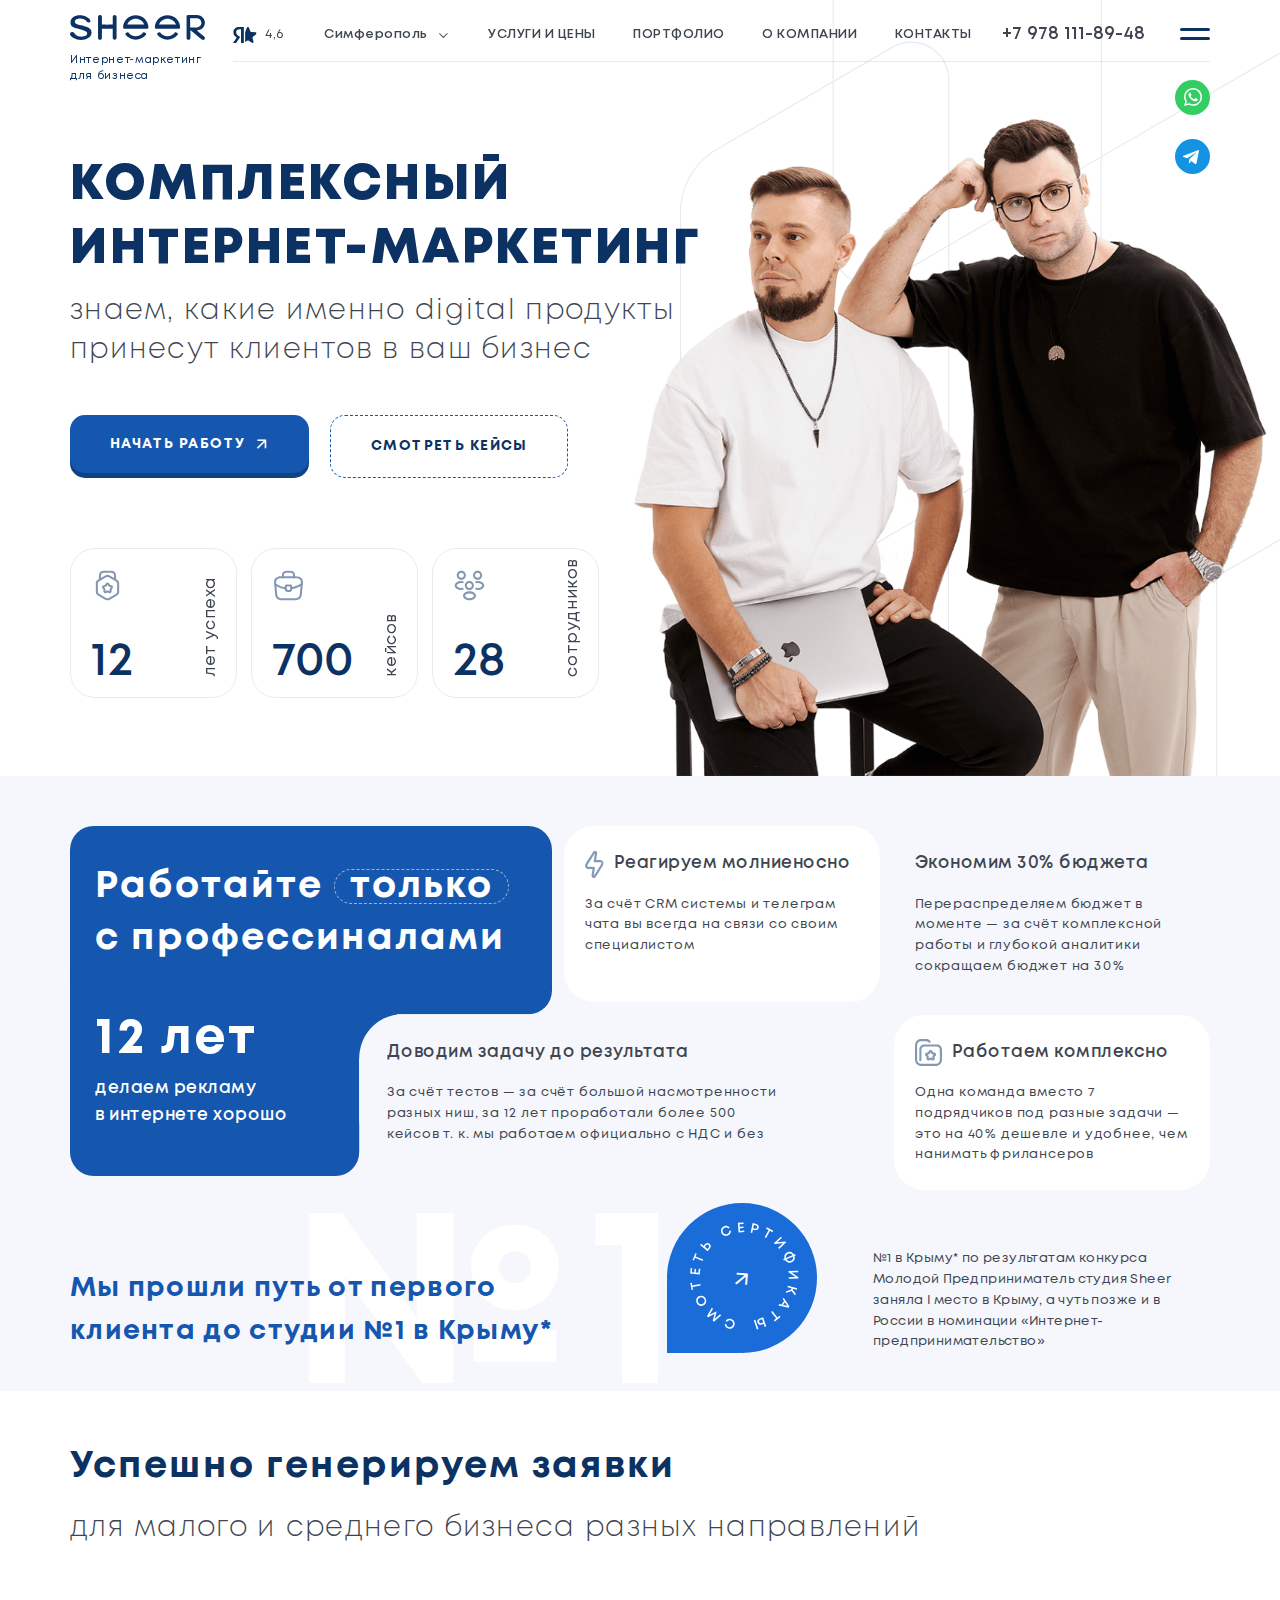
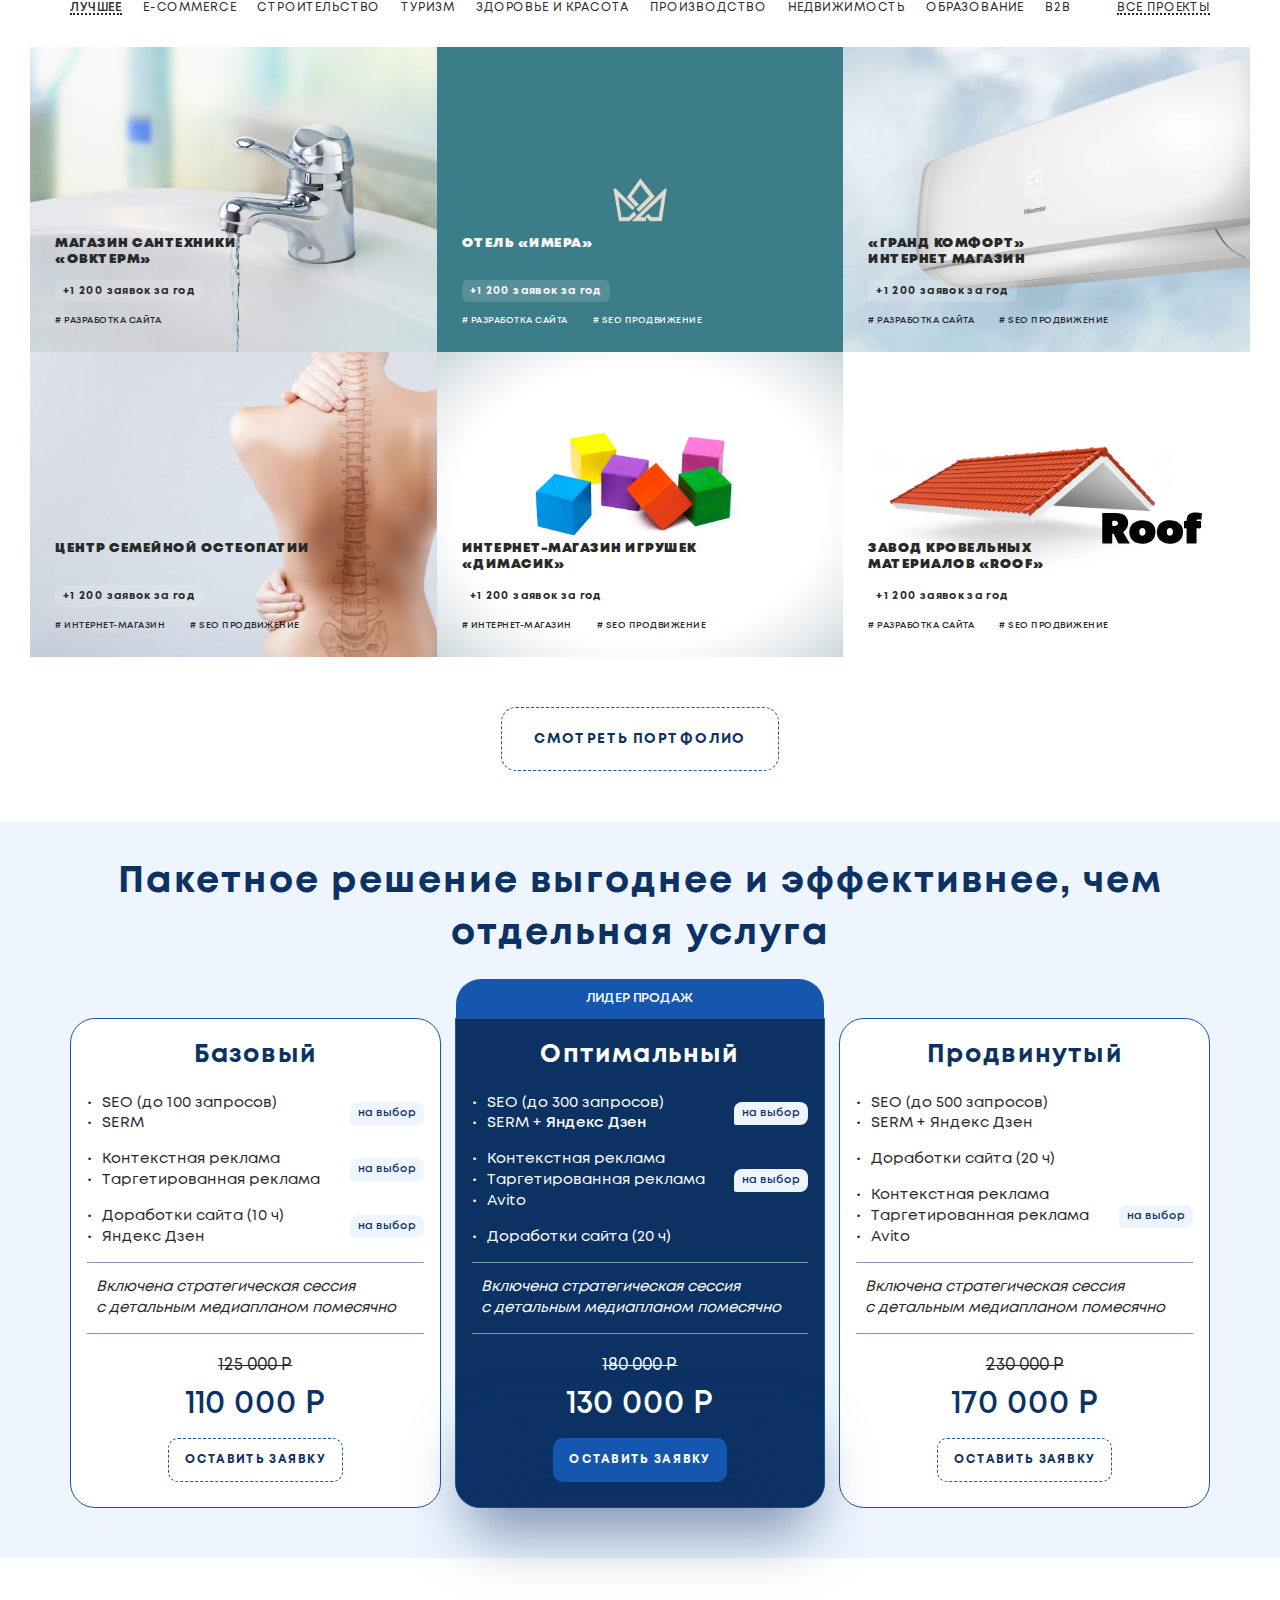
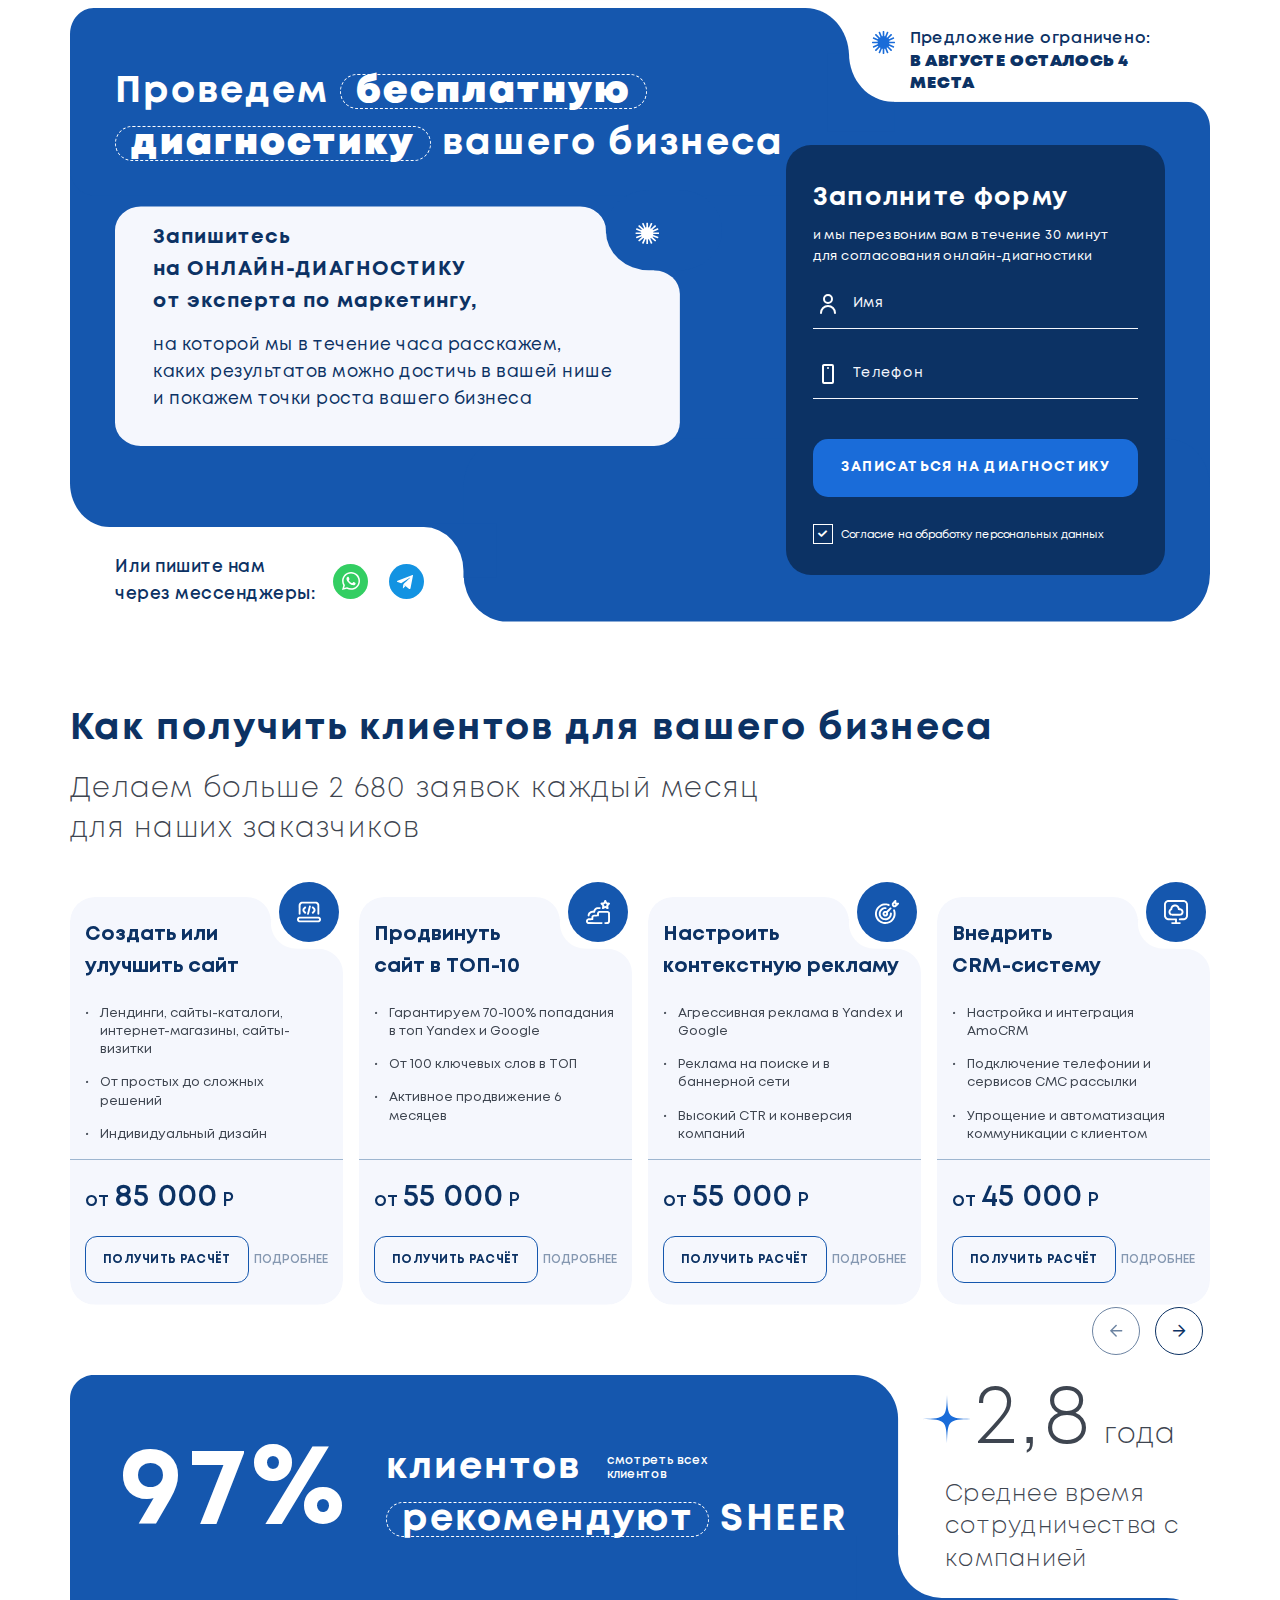
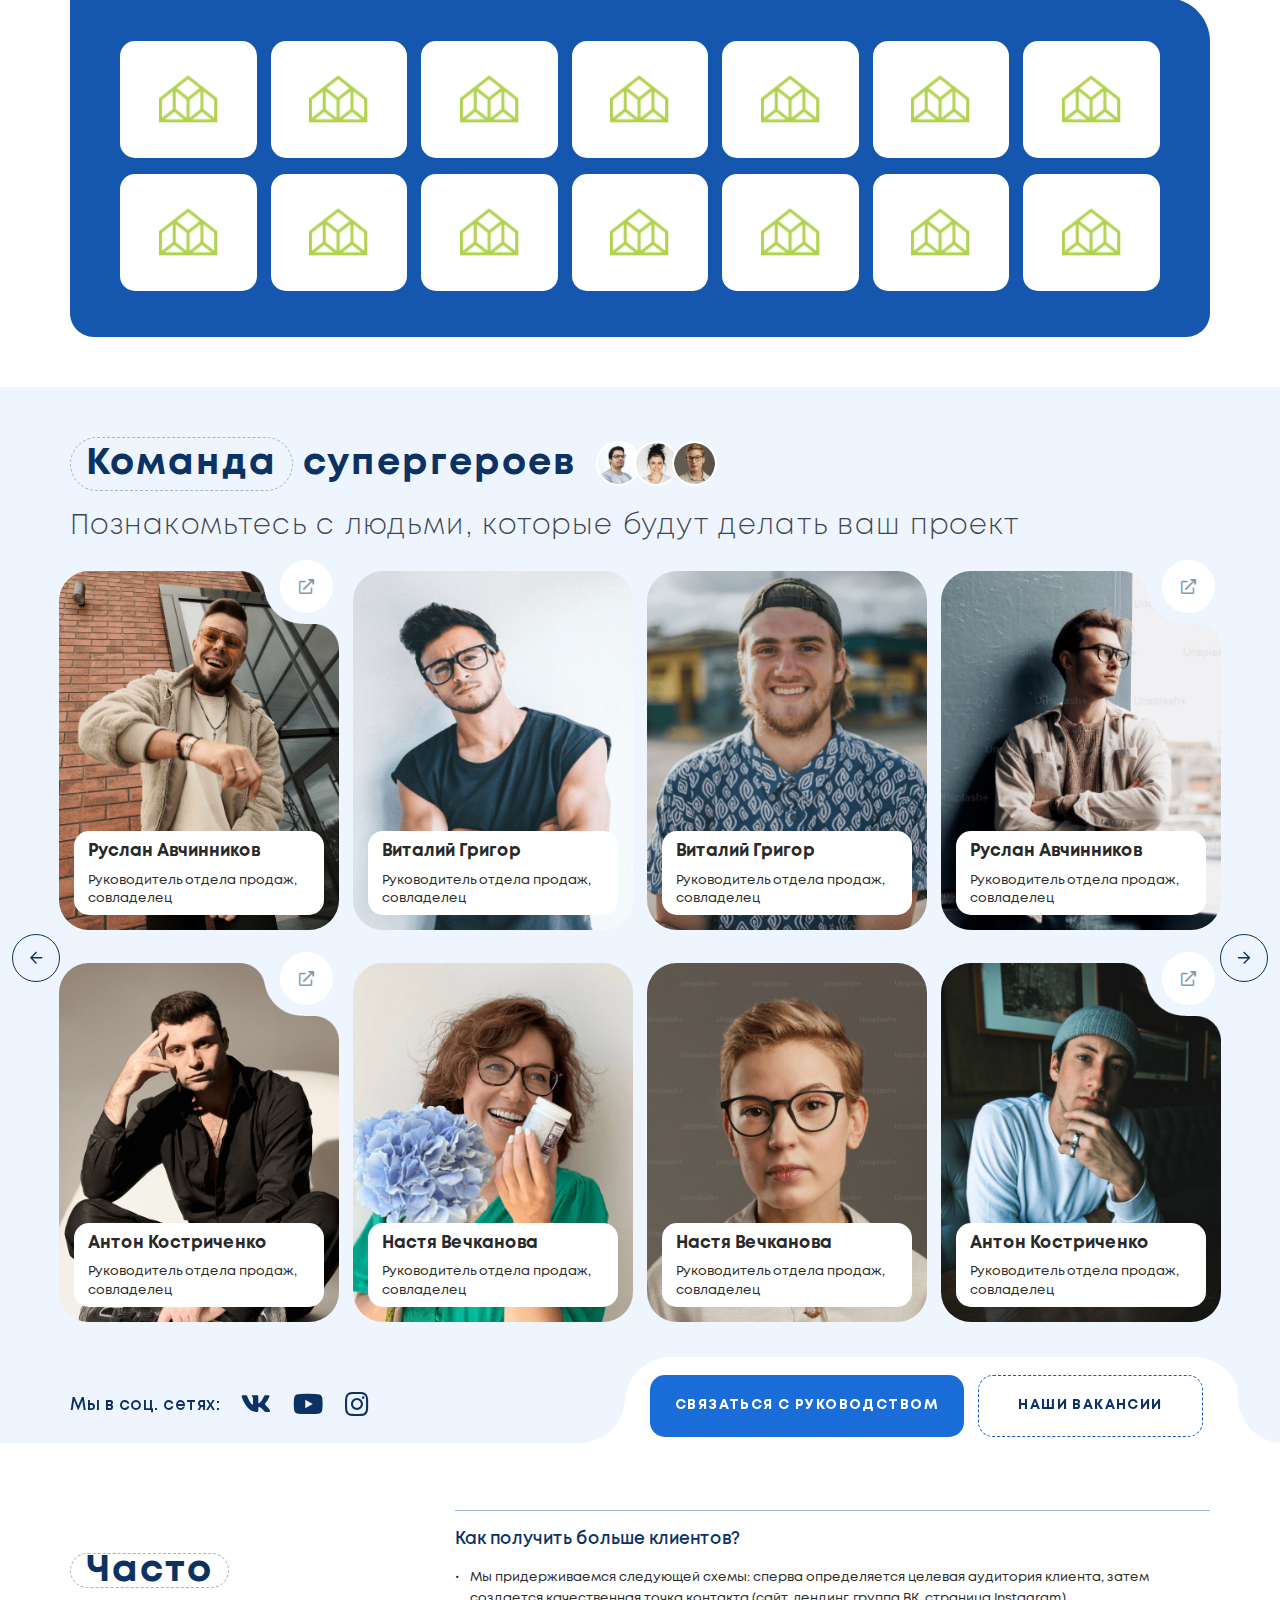
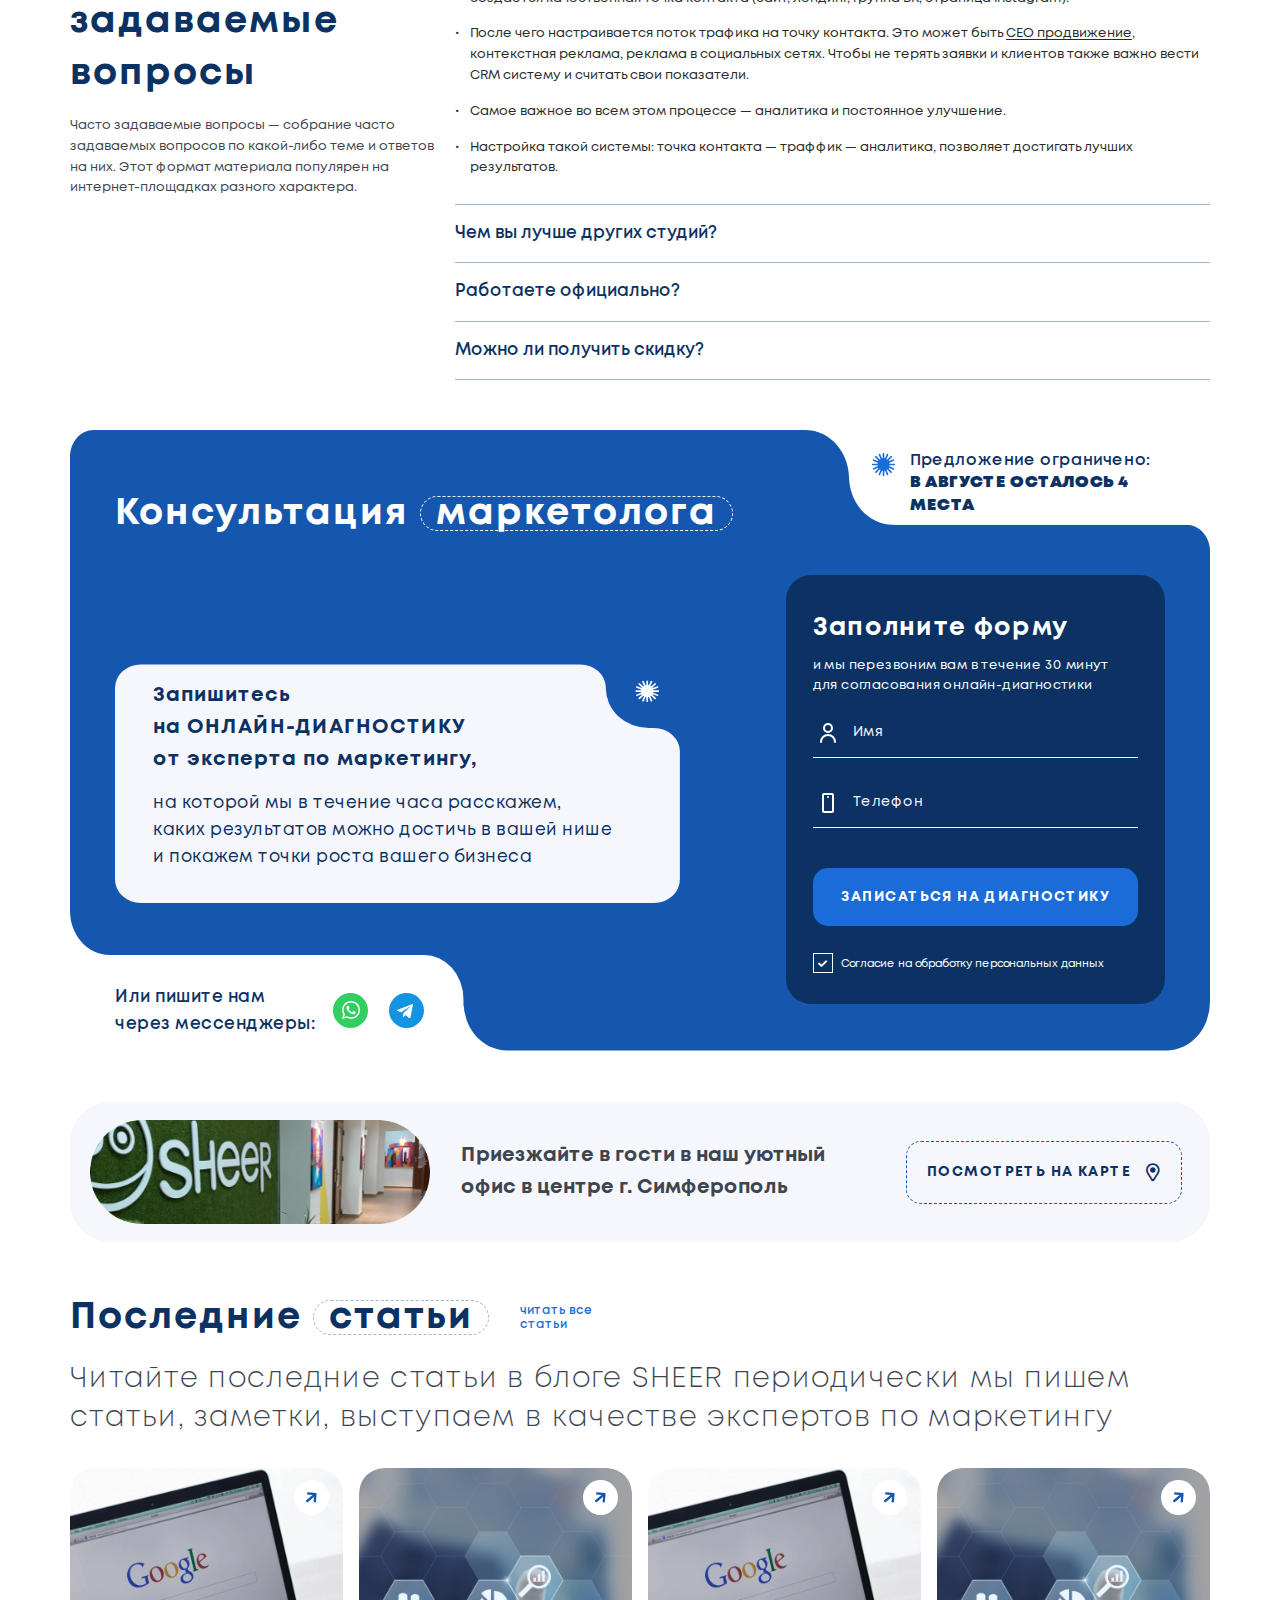
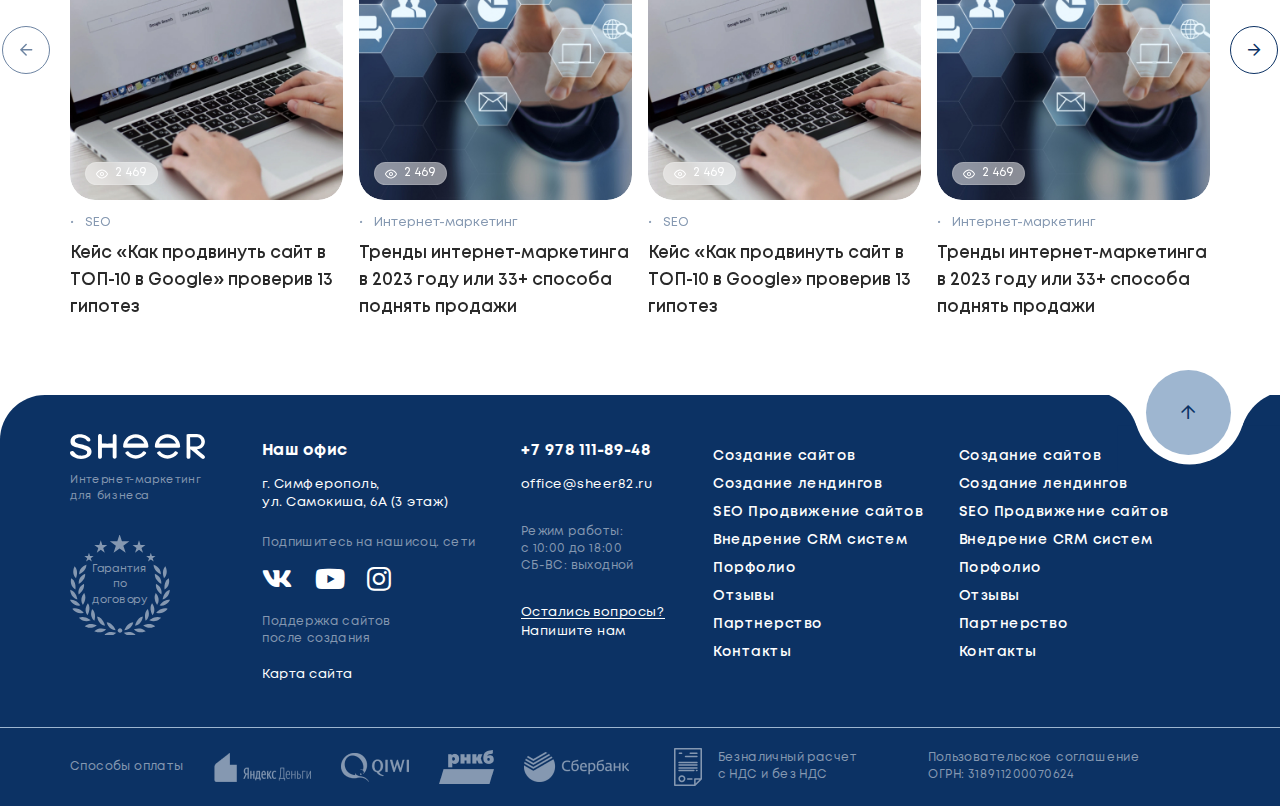
<file: index.html>
<!DOCTYPE html>
<!--[if lt IE 7]><html lang="ru" class="lt-ie9 lt-ie8 lt-ie7"><![endif]-->
<!--[if IE 7]><html lang="ru" class="lt-ie9 lt-ie8"><![endif]-->
<!--[if IE 8]><html lang="ru" class="lt-ie9"><![endif]-->
<!--[if gt IE 8]><!-->
<html lang="ru">
<!--<![endif]-->
<head>
	<meta charset="utf-8" />
	<title>Заголовок</title>
	<meta http-equiv="X-UA-Compatible" content="IE=edge" />
	<meta name="viewport" content="width=device-width, initial-scale=1.0" />
	<meta name="format-detection" content="telephone=no" />
	<link rel="shortcut icon" href="favicon.png" />
	<link rel="stylesheet" href="libs/bootstrap/bootstrap-grid.css" />
	<link rel="stylesheet" href="libs/fontawesome-free-5.12.0-web/css/all.min.css" />
	<link rel="stylesheet" href="libs/modal-video/modal-video.css" />
	<link rel="stylesheet" href="libs/fancybox/jquery.fancybox.css" />
	<link rel="stylesheet" href="libs/slick-1.5.9/slick/slick.css" />
	<link rel="stylesheet" href="libs/slick-1.5.9/slick/slick-theme.css" />
	<link rel="stylesheet" href="css/fonts.css" />
	<link rel="stylesheet" href="css/main.css?ver=1.22" />
	<link rel="stylesheet" href="css/media.css?ver=1.22" />
</head>
<body>

	<div class="wrapper"> 

		<header class="header default">
			<div class="container">
				<div class="header__wrapper">
					<span class='sandwich sandwich_mobile'>
						<span class='sw-topper'></span>
						<span class='sw-footer'></span>
					</span>
					<div class="logo-wrap">
						<a href="#" class="logo">
							<img src="img/logo.svg" alt="alt">
						</a>
						<div class="logo-descr"><span>Интернет-</span>маркетинг для бизнеса</div>
					</div>
					<div class="header__content">
						<div class="rating-main"><img src="img/rating.svg" alt="alt">4,6</div>
						<div class="location-main">
							<div class="location-main__value">Симферополь <i class="far fa-chevron-down"></i></div>
						</div>
						<ul class="menu">
							<li><a href="#">услуги и цены</a></li>
							<li><a href="#">портфолио</a></li>
							<li><a href="#">о компании</a></li>
							<li><a href="#">контакты</a></li>
						</ul>
						<div class="header__content-mobile">
							<div class="rating-main"><img src="img/rating.svg" alt="alt">4,6</div>
							<div class="location-main">
								<div class="location-main__value">Симферополь <i class="far fa-chevron-down"></i></div>
							</div>
						</div>
						<a href="tel:+79781118948" class="phone-main">+7 978 111-89-48</a>
						<ul class="vertical-socials">
							<li><a href="#"><img src="img/wp.svg" alt="alt"></a></li>
							<li><a href="#"><img src="img/tg.svg" alt="alt"></a></li>
						</ul>
						<span class='sandwich sandwich_desktop'>
							<span class='sw-topper'></span>
							<span class='sw-footer'></span>
						</span>
					</div>
					<a href="tel:+79781118948" class="phone-mobile"><i class="fas fa-phone-alt"></i></a>
					<div class="menu-dropdown">
						<ul class="list-menu">
							<li class="list-menu__haschild">
								<a href="#">О компании</a>
								<ul>
									<li><a href="#">О нас</a></li>
									<li><a href="#">Отзывы</a></li>
									<li><a href="#">Команда</a></li>
									<li><a href="#">Вакансии</a></li>
									<li><a href="#">Сертификаты</a></li>
								</ul>
							</li>
							<li class="list-menu__haschild">
								<a href="#">Услуги</a>
								<ul>
									<li><a href="#">Комплексный маркетинг</a></li>
									<li><a href="#">Создание сайта</a></li>
									<li><a href="#">Доработка сайта</a></li>
									<li><a href="#">Создание лендинга</a></li>
									<li><a href="#">SEO</a></li>
									<li><a href="#">Контекст</a></li>
									<li><a href="#">Таргет</a></li>
									<li><a href="#">Авито</a></li>
									<li><a href="#">Настройка сервисов Яндекса</a></li>
								</ul>
							</li>
							<li><a href="#">Портфолио</a></li>
							<li><a href="#">Полезные статьи</a></li>
							<li><a href="#">Контакты</a></li>
						</ul>
						<div class="contacts-menu">
							<p>г. Симферополь, <br>ул. Самокиша, 6А (3 этаж)</p>
							<p><a href="mailto:office@sheer82.ru">office@sheer82.ru</a></p>
							<p><a href="tel:+79781118948" class="phone-main">+7 978 111-89-48</a></p>
							<ul class="list-social">
								<li><a href="#"><i class="fab fa-whatsapp"></i></a></li>
								<li><a href="#"><i class="fab fa-telegram-plane"></i></a></li>
								<li><a href="#"><i class="fab fa-vk"></i></a></li>
								<li><a href="#"><i class="fab fa-youtube"></i></a></li>
							</ul>
						</div>
					</div>
					<div class="menu-overlay"></div>
				</div>
			</div>
		</header>

		<section class="billbord">
			<div class="container">
				<div class="row">
					<div class="col-lg-7 billbord__left">
						<div class="billbord__top">
							<h1 class="title-big">Комплексный интернет-маркетинг</h1>
							<div class="descr-big">знаем, какие именно digital продукты принесут клиентов в ваш бизнес</div>
							<div class="billbord-image-mobile">
								<img src="img/billbord.png" alt="alt">
							</div>
						</div>
						<div class="billbord__buttons">
							<a href="#" class="btn-main">Начать работу <i class="far fa-arrow-right"></i></a>
							<a href="#" class="btn-main btn-main_transparent">Смотреть кейсы</a>
						</div>
						<div class="billbord__items">
							<div class="row row_billbord">
								<div class="col-4">
									<div class="item-billbord">
										<div class="item-billbord__icon">
											<img src="img/ic_billbord1.svg" alt="alt">
										</div>
										<div class="item-billbord__value">12</div>
										<div class="item-billbord__text">лет успеха</div>
									</div>
								</div>
								<div class="col-4">
									<div class="item-billbord">
										<div class="item-billbord__icon">
											<img src="img/ic_billbord2.svg" alt="alt">
										</div>
										<div class="item-billbord__value">700</div>
										<div class="item-billbord__text">кейсов</div>
									</div>
								</div>
								<div class="col-4">
									<div class="item-billbord">
										<div class="item-billbord__icon">
											<img src="img/ic_billbord3.svg" alt="alt">
										</div>
										<div class="item-billbord__value">28</div>
										<div class="item-billbord__text">сотрудников</div>
									</div>
								</div>
							</div>
						</div>
					</div>
					<div class="col-lg-5">
						<div class="billbord__right">
							<div class="image-billbord">
								<img src="img/billbord.png" alt="alt">
							</div>
							<div class="billbord__lines">
								<img src="img/lines.svg" alt="alt">
							</div>
						</div>
					</div>
				</div>
			</div>
		</section>

		<section class="about">
			<div class="container">
				<div class="row">
					<div class="col-lg-5">
						<div class="about-main">
							<h2 class="title-section">Работайте  <span>только</span> с профессиналами</h2>
							<div class="about-main__bottom">
								<div class="title-big">12 лет</div>
								<div class="title-middle">делаем рекламу <br>в интернете хорошо</div>
							</div>
						</div>
					</div>
					<div class="col-lg-7">
						<div class="row row_about">
							<div class="col-lg-6">
								<div class="item-about">
									<div class="title-middle"><img src="img/ic_about1.svg" alt="alt">Реагируем молниеносно</div>
									<p>За счёт CRM системы и телеграм чата вы всегда на связи со своим специалистом</p>
								</div>
							</div>
							<div class="col-lg-6">
								<div class="item-about">
									<div class="title-middle">Экономим 30% бюджета</div>
									<p>Перераспределяем бюджет в моменте — за счёт комплексной работы и глубокой аналитики сокращаем бюджет на 30%</p>
								</div>
							</div>
							<div class="col-lg-6">
								<div class="item-about">
									<div class="title-middle">Доводим задачу до результата</div>
									<p>За счёт тестов — за счёт большой насмотренности разных ниш, за 12 лет проработали более 500 кейсов т. к. мы работаем официально с НДС и без</p>
								</div>
							</div>
							<div class="col-lg-6">
								<div class="item-about">
									<div class="title-middle"><img src="img/ic_about2.svg" alt="alt">Работаем комплексно</div>
									<p>Одна команда вместо 7 подрядчиков под разные задачи — это на 40% дешевле и удобнее, чем нанимать фрилансеров</p>
								</div>
							</div>
						</div>
					</div>
				</div>
				<div class="botttom-about">
					<div class="title-block">Мы прошли путь от первого клиента до студии №1 в Крыму*</div>
					<a href="#" class="sertificat-badge"><i class="far fa-arrow-right"></i></a>
					<div class="botttom-about__text">№1 в Крыму* по результатам конкурса Молодой Предприниматель студия Sheer заняла I место в Крыму, а чуть позже и в России в номинации «Интернет-предпринимательство»</div>
					<div class="botttom-about__number">№1</div>
				</div>
			</div>
		</section>

		<section class="portfolio">
			<div class="container">
				<h2 class="title-section">Успешно генерируем заявки</h2>
				<div class="descr-big">для малого и среднего бизнеса разных направлений</div>
				<ul class="tabs">
					<li class="active"><a href="#tab1">лучшее</a></li>
					<li><a href="#tab2">e-commerce</a></li>
					<li><a href="#tab3">сТРОИТЕЛЬСТВО</a></li>
					<li><a href="#tab4">тУРИЗМ</a></li>
					<li><a href="#tab5">ЗДОРОВЬЕ И КРАСОТА</a></li>
					<li><a href="#tab6">пРОИЗВОДСТВО</a></li>
					<li><a href="#tab7">нЕДВИЖИМОСТЬ</a></li>
					<li><a href="#tab8">ОБРАЗОВАНИЕ</a></li>
					<li><a href="#tab9">b2b</a></li>
					<li class="tabs__all"><a href="#tab10">все проекты </a></li>
				</ul>
			</div>
			<div class="tab-container">
				<div class="tab-pane" id="tab1">
					<div class="row row_portfolio">
						<div class="col-lg-4 col-md-6">
							<a href="#" class="item-portfolio">
								<span class="item-portfolio__image">
									<img src="img/portfolio1_1.jpg" alt="alt">
								</span>
								<span class="item-portfolio__hover">
									<img src="img/portfolio1_hover.jpg" alt="alt">
								</span>
								<span class="item-portfolio__content">
									<span class="item-portfolio__title">магазин сантехники <br>«ОВКТЕРМ»</span>
									<span class="item-portfolio__result">+1 200 заявок за год</span>
									<span class="item-portfolio__tags">
										<span class="item-portfolio__tag"># разработка сайта</span>
									</span>
								</span>
							</a>
						</div>
						<div class="col-lg-4 col-md-6">
							<a href="#" class="item-portfolio item-portfolio_white">
								<span class="item-portfolio__image">
									<img src="img/portfolio2.jpg" alt="alt">
								</span>
								<span class="item-portfolio__mobile-image">
									<img src="img/mobile_portfolio2.jpg" alt="alt">
								</span>
								<span class="item-portfolio__content">
									<span class="item-portfolio__title">отель «имера»</span>
									<span class="item-portfolio__result">+1 200 заявок за год</span>
									<span class="item-portfolio__tags">
										<span class="item-portfolio__tag"># разработка сайта</span>
										<span class="item-portfolio__tag"># SEO продвижение </span>
									</span>
								</span>
							</a>
						</div>
						<div class="col-lg-4 col-md-6">
							<a href="#" class="item-portfolio item-portfolio_3">
								<span class="item-portfolio__image-right">
									<img src="img/portfolio3_1.png" alt="alt">
								</span>
								<span class="item-portfolio__image-waves"></span>
								<span class="item-portfolio__content">
									<span class="item-portfolio__title">«Гранд комфорт» <br>интернет магазин</span>
									<span class="item-portfolio__result">+1 200 заявок за год</span>
									<span class="item-portfolio__tags">
										<span class="item-portfolio__tag"># разработка сайта</span>
										<span class="item-portfolio__tag"># SEO продвижение </span>
									</span>
								</span>
							</a>
						</div>
						<div class="col-lg-4 col-md-6 hidden-mobile">
							<a href="#" class="item-portfolio">
								<span class="item-portfolio__image">
									<img src="img/portfolio4_1.jpg" alt="alt">
								</span>
								<span class="item-portfolio__hover">
									<img src="img/portfolio4_hover.jpg" alt="alt">
								</span>
								<span class="item-portfolio__content">
									<span class="item-portfolio__title">центр семейной остеопатии </span>
									<span class="item-portfolio__result">+1 200 заявок за год</span>
									<span class="item-portfolio__tags">
										<span class="item-portfolio__tag"># интернет-магазин</span>
										<span class="item-portfolio__tag"># SEO продвижение </span>
									</span>
								</span>
							</a>
						</div>
						<div class="col-lg-4 col-md-6 hidden-mobile">
							<a href="#" class="item-portfolio">
								<span class="item-portfolio__image">
									<img src="img/portfolio5.jpg" alt="alt">
								</span>
								<span class="item-portfolio__content">
									<span class="item-portfolio__title">интернет-магазин игрушек «димасик»</span>
									<span class="item-portfolio__result">+1 200 заявок за год</span>
									<span class="item-portfolio__tags">
										<span class="item-portfolio__tag"># интернет-магазин</span>
										<span class="item-portfolio__tag"># SEO продвижение </span>
									</span>
								</span>
							</a>
						</div>
						<div class="col-lg-4 col-md-6">
							<a href="#" class="item-portfolio">
								<span class="roof-portfolio">
									<img src="img/roof_portfolio.png" alt="alt">
								</span>
								<span class="text-roof">
									<img src="img/text_roof.svg" alt="alt">
								</span>
								<span class="item-portfolio__content">
									<span class="item-portfolio__title">завод кровельных <br>материалов «roof»</span>
									<span class="item-portfolio__result">+1 200 заявок за год</span>
									<span class="item-portfolio__tags">
										<span class="item-portfolio__tag"># разработка сайта</span>
										<span class="item-portfolio__tag"># SEO продвижение </span>
									</span>
								</span>
							</a>
						</div>
					</div>
				</div>
				<div class="tab-pane" id="tab2">
					<div class="row row_portfolio">
						<div class="col-lg-4 col-md-6">
							<a href="#" class="item-portfolio">
								<span class="item-portfolio__image">
									<img src="img/portfolio1.jpg" alt="alt">
								</span>
								<span class="item-portfolio__mobile-image">
									<img src="img/mobile_portfolio1.jpg" alt="alt">
								</span>
								<span class="item-portfolio__content">
									<span class="item-portfolio__title">производство металлочерепицы «крымпрофсталь»</span>
									<span class="item-portfolio__result">+1 200 заявок за год</span>
									<span class="item-portfolio__tags">
										<span class="item-portfolio__tag"># разработка сайта</span>
										<span class="item-portfolio__tag"># SEO продвижение </span>
									</span>
								</span>
							</a>
						</div>
						<div class="col-lg-4 col-md-6">
							<a href="#" class="item-portfolio">
								<span class="item-portfolio__image">
									<img src="img/portfolio3.jpg" alt="alt">
								</span>
								<span class="item-portfolio__mobile-image">
									<img src="img/mobile_portfolio3.jpg" alt="alt">
								</span>
								<span class="item-portfolio__content">
									<span class="item-portfolio__title">«Shark» <br>интернет магазин</span>
									<span class="item-portfolio__result">+1 200 заявок за год</span>
									<span class="item-portfolio__tags">
										<span class="item-portfolio__tag"># разработка сайта</span>
										<span class="item-portfolio__tag"># SEO продвижение </span>
									</span>
								</span>
							</a>
						</div>
						<div class="col-lg-4 col-md-6">
							<a href="#" class="item-portfolio item-portfolio_white">
								<span class="item-portfolio__image">
									<img src="img/portfolio2.jpg" alt="alt">
								</span>
								<span class="item-portfolio__mobile-image">
									<img src="img/mobile_portfolio2.jpg" alt="alt">
								</span>
								<span class="item-portfolio__content">
									<span class="item-portfolio__title">отель «имера»</span>
									<span class="item-portfolio__result">+1 200 заявок за год</span>
									<span class="item-portfolio__tags">
										<span class="item-portfolio__tag"># разработка сайта</span>
										<span class="item-portfolio__tag"># SEO продвижение </span>
									</span>
								</span>
							</a>
						</div>
					</div>
				</div>
				<div class="tab-pane" id="tab3">
					<div class="row row_portfolio">
						<div class="col-lg-4 col-md-6">
							<a href="#" class="item-portfolio">
								<span class="item-portfolio__image">
									<img src="img/portfolio3.jpg" alt="alt">
								</span>
								<span class="item-portfolio__mobile-image">
									<img src="img/mobile_portfolio3.jpg" alt="alt">
								</span>
								<span class="item-portfolio__content">
									<span class="item-portfolio__title">«Shark» <br>интернет магазин</span>
									<span class="item-portfolio__result">+1 200 заявок за год</span>
									<span class="item-portfolio__tags">
										<span class="item-portfolio__tag"># разработка сайта</span>
										<span class="item-portfolio__tag"># SEO продвижение </span>
									</span>
								</span>
							</a>
						</div>
						<div class="col-lg-4 col-md-6">
							<a href="#" class="item-portfolio">
								<span class="item-portfolio__image">
									<img src="img/portfolio1.jpg" alt="alt">
								</span>
								<span class="item-portfolio__mobile-image">
									<img src="img/mobile_portfolio1.jpg" alt="alt">
								</span>
								<span class="item-portfolio__content">
									<span class="item-portfolio__title">производство металлочерепицы «крымпрофсталь»</span>
									<span class="item-portfolio__result">+1 200 заявок за год</span>
									<span class="item-portfolio__tags">
										<span class="item-portfolio__tag"># разработка сайта</span>
										<span class="item-portfolio__tag"># SEO продвижение </span>
									</span>
								</span>
							</a>
						</div>
						<div class="col-lg-4 col-md-6">
							<a href="#" class="item-portfolio item-portfolio_white">
								<span class="item-portfolio__image">
									<img src="img/portfolio2.jpg" alt="alt">
								</span>
								<span class="item-portfolio__mobile-image">
									<img src="img/mobile_portfolio2.jpg" alt="alt">
								</span>
								<span class="item-portfolio__content">
									<span class="item-portfolio__title">отель «имера»</span>
									<span class="item-portfolio__result">+1 200 заявок за год</span>
									<span class="item-portfolio__tags">
										<span class="item-portfolio__tag"># разработка сайта</span>
										<span class="item-portfolio__tag"># SEO продвижение </span>
									</span>
								</span>
							</a>
						</div>
					</div>
				</div>
				<div class="tab-pane" id="tab4">
					<div class="row row_portfolio">
						<div class="col-lg-4 col-md-6">
							<a href="#" class="item-portfolio">
								<span class="item-portfolio__image">
									<img src="img/portfolio1.jpg" alt="alt">
								</span>
								<span class="item-portfolio__mobile-image">
									<img src="img/mobile_portfolio1.jpg" alt="alt">
								</span>
								<span class="item-portfolio__content">
									<span class="item-portfolio__title">производство металлочерепицы «крымпрофсталь»</span>
									<span class="item-portfolio__result">+1 200 заявок за год</span>
									<span class="item-portfolio__tags">
										<span class="item-portfolio__tag"># разработка сайта</span>
										<span class="item-portfolio__tag"># SEO продвижение </span>
									</span>
								</span>
							</a>
						</div>
						<div class="col-lg-4 col-md-6">
							<a href="#" class="item-portfolio">
								<span class="item-portfolio__image">
									<img src="img/portfolio3.jpg" alt="alt">
								</span>
								<span class="item-portfolio__mobile-image">
									<img src="img/mobile_portfolio3.jpg" alt="alt">
								</span>
								<span class="item-portfolio__content">
									<span class="item-portfolio__title">«Shark» <br>интернет магазин</span>
									<span class="item-portfolio__result">+1 200 заявок за год</span>
									<span class="item-portfolio__tags">
										<span class="item-portfolio__tag"># разработка сайта</span>
										<span class="item-portfolio__tag"># SEO продвижение </span>
									</span>
								</span>
							</a>
						</div>
						<div class="col-lg-4 col-md-6">
							<a href="#" class="item-portfolio item-portfolio_white">
								<span class="item-portfolio__image">
									<img src="img/portfolio2.jpg" alt="alt">
								</span>
								<span class="item-portfolio__mobile-image">
									<img src="img/mobile_portfolio2.jpg" alt="alt">
								</span>
								<span class="item-portfolio__content">
									<span class="item-portfolio__title">отель «имера»</span>
									<span class="item-portfolio__result">+1 200 заявок за год</span>
									<span class="item-portfolio__tags">
										<span class="item-portfolio__tag"># разработка сайта</span>
										<span class="item-portfolio__tag"># SEO продвижение </span>
									</span>
								</span>
							</a>
						</div>
					</div>
				</div>
				<div class="tab-pane" id="tab5">
					<div class="row row_portfolio">
						<div class="col-lg-4 col-md-6">
							<a href="#" class="item-portfolio">
								<span class="item-portfolio__image">
									<img src="img/portfolio3.jpg" alt="alt">
								</span>
								<span class="item-portfolio__mobile-image">
									<img src="img/mobile_portfolio3.jpg" alt="alt">
								</span>
								<span class="item-portfolio__content">
									<span class="item-portfolio__title">«Shark» <br>интернет магазин</span>
									<span class="item-portfolio__result">+1 200 заявок за год</span>
									<span class="item-portfolio__tags">
										<span class="item-portfolio__tag"># разработка сайта</span>
										<span class="item-portfolio__tag"># SEO продвижение </span>
									</span>
								</span>
							</a>
						</div>
						<div class="col-lg-4 col-md-6">
							<a href="#" class="item-portfolio">
								<span class="item-portfolio__image">
									<img src="img/portfolio1.jpg" alt="alt">
								</span>
								<span class="item-portfolio__mobile-image">
									<img src="img/mobile_portfolio1.jpg" alt="alt">
								</span>
								<span class="item-portfolio__content">
									<span class="item-portfolio__title">производство металлочерепицы «крымпрофсталь»</span>
									<span class="item-portfolio__result">+1 200 заявок за год</span>
									<span class="item-portfolio__tags">
										<span class="item-portfolio__tag"># разработка сайта</span>
										<span class="item-portfolio__tag"># SEO продвижение </span>
									</span>
								</span>
							</a>
						</div>
						<div class="col-lg-4 col-md-6">
							<a href="#" class="item-portfolio item-portfolio_white">
								<span class="item-portfolio__image">
									<img src="img/portfolio2.jpg" alt="alt">
								</span>
								<span class="item-portfolio__mobile-image">
									<img src="img/mobile_portfolio2.jpg" alt="alt">
								</span>
								<span class="item-portfolio__content">
									<span class="item-portfolio__title">отель «имера»</span>
									<span class="item-portfolio__result">+1 200 заявок за год</span>
									<span class="item-portfolio__tags">
										<span class="item-portfolio__tag"># разработка сайта</span>
										<span class="item-portfolio__tag"># SEO продвижение </span>
									</span>
								</span>
							</a>
						</div>
					</div>
				</div>
				<div class="tab-pane" id="tab6">
					<div class="row row_portfolio">
						<div class="col-lg-4 col-md-6">
							<a href="#" class="item-portfolio">
								<span class="item-portfolio__image">
									<img src="img/portfolio1.jpg" alt="alt">
								</span>
								<span class="item-portfolio__mobile-image">
									<img src="img/mobile_portfolio1.jpg" alt="alt">
								</span>
								<span class="item-portfolio__content">
									<span class="item-portfolio__title">производство металлочерепицы «крымпрофсталь»</span>
									<span class="item-portfolio__result">+1 200 заявок за год</span>
									<span class="item-portfolio__tags">
										<span class="item-portfolio__tag"># разработка сайта</span>
										<span class="item-portfolio__tag"># SEO продвижение </span>
									</span>
								</span>
							</a>
						</div>
						<div class="col-lg-4 col-md-6">
							<a href="#" class="item-portfolio">
								<span class="item-portfolio__image">
									<img src="img/portfolio3.jpg" alt="alt">
								</span>
								<span class="item-portfolio__mobile-image">
									<img src="img/mobile_portfolio3.jpg" alt="alt">
								</span>
								<span class="item-portfolio__content">
									<span class="item-portfolio__title">«Shark» <br>интернет магазин</span>
									<span class="item-portfolio__result">+1 200 заявок за год</span>
									<span class="item-portfolio__tags">
										<span class="item-portfolio__tag"># разработка сайта</span>
										<span class="item-portfolio__tag"># SEO продвижение </span>
									</span>
								</span>
							</a>
						</div>
						<div class="col-lg-4 col-md-6">
							<a href="#" class="item-portfolio item-portfolio_white">
								<span class="item-portfolio__image">
									<img src="img/portfolio2.jpg" alt="alt">
								</span>
								<span class="item-portfolio__mobile-image">
									<img src="img/mobile_portfolio2.jpg" alt="alt">
								</span>
								<span class="item-portfolio__content">
									<span class="item-portfolio__title">отель «имера»</span>
									<span class="item-portfolio__result">+1 200 заявок за год</span>
									<span class="item-portfolio__tags">
										<span class="item-portfolio__tag"># разработка сайта</span>
										<span class="item-portfolio__tag"># SEO продвижение </span>
									</span>
								</span>
							</a>
						</div>
					</div>
				</div>
				<div class="tab-pane" id="tab7">
					<div class="row row_portfolio">
						<div class="col-lg-4 col-md-6">
							<a href="#" class="item-portfolio">
								<span class="item-portfolio__image">
									<img src="img/portfolio3.jpg" alt="alt">
								</span>
								<span class="item-portfolio__mobile-image">
									<img src="img/mobile_portfolio3.jpg" alt="alt">
								</span>
								<span class="item-portfolio__content">
									<span class="item-portfolio__title">«Shark» <br>интернет магазин</span>
									<span class="item-portfolio__result">+1 200 заявок за год</span>
									<span class="item-portfolio__tags">
										<span class="item-portfolio__tag"># разработка сайта</span>
										<span class="item-portfolio__tag"># SEO продвижение </span>
									</span>
								</span>
							</a>
						</div>
						<div class="col-lg-4 col-md-6">
							<a href="#" class="item-portfolio">
								<span class="item-portfolio__image">
									<img src="img/portfolio1.jpg" alt="alt">
								</span>
								<span class="item-portfolio__mobile-image">
									<img src="img/mobile_portfolio1.jpg" alt="alt">
								</span>
								<span class="item-portfolio__content">
									<span class="item-portfolio__title">производство металлочерепицы «крымпрофсталь»</span>
									<span class="item-portfolio__result">+1 200 заявок за год</span>
									<span class="item-portfolio__tags">
										<span class="item-portfolio__tag"># разработка сайта</span>
										<span class="item-portfolio__tag"># SEO продвижение </span>
									</span>
								</span>
							</a>
						</div>
						<div class="col-lg-4 col-md-6">
							<a href="#" class="item-portfolio item-portfolio_white">
								<span class="item-portfolio__image">
									<img src="img/portfolio2.jpg" alt="alt">
								</span>
								<span class="item-portfolio__mobile-image">
									<img src="img/mobile_portfolio2.jpg" alt="alt">
								</span>
								<span class="item-portfolio__content">
									<span class="item-portfolio__title">отель «имера»</span>
									<span class="item-portfolio__result">+1 200 заявок за год</span>
									<span class="item-portfolio__tags">
										<span class="item-portfolio__tag"># разработка сайта</span>
										<span class="item-portfolio__tag"># SEO продвижение </span>
									</span>
								</span>
							</a>
						</div>
					</div>
				</div>
				<div class="tab-pane" id="tab8">
					<div class="row row_portfolio">
						<div class="col-lg-4 col-md-6">
							<a href="#" class="item-portfolio">
								<span class="item-portfolio__image">
									<img src="img/portfolio1.jpg" alt="alt">
								</span>
								<span class="item-portfolio__mobile-image">
									<img src="img/mobile_portfolio1.jpg" alt="alt">
								</span>
								<span class="item-portfolio__content">
									<span class="item-portfolio__title">производство металлочерепицы «крымпрофсталь»</span>
									<span class="item-portfolio__result">+1 200 заявок за год</span>
									<span class="item-portfolio__tags">
										<span class="item-portfolio__tag"># разработка сайта</span>
										<span class="item-portfolio__tag"># SEO продвижение </span>
									</span>
								</span>
							</a>
						</div>
						<div class="col-lg-4 col-md-6">
							<a href="#" class="item-portfolio">
								<span class="item-portfolio__image">
									<img src="img/portfolio3.jpg" alt="alt">
								</span>
								<span class="item-portfolio__mobile-image">
									<img src="img/mobile_portfolio3.jpg" alt="alt">
								</span>
								<span class="item-portfolio__content">
									<span class="item-portfolio__title">«Shark» <br>интернет магазин</span>
									<span class="item-portfolio__result">+1 200 заявок за год</span>
									<span class="item-portfolio__tags">
										<span class="item-portfolio__tag"># разработка сайта</span>
										<span class="item-portfolio__tag"># SEO продвижение </span>
									</span>
								</span>
							</a>
						</div>
						<div class="col-lg-4 col-md-6">
							<a href="#" class="item-portfolio item-portfolio_white">
								<span class="item-portfolio__image">
									<img src="img/portfolio2.jpg" alt="alt">
								</span>
								<span class="item-portfolio__mobile-image">
									<img src="img/mobile_portfolio2.jpg" alt="alt">
								</span>
								<span class="item-portfolio__content">
									<span class="item-portfolio__title">отель «имера»</span>
									<span class="item-portfolio__result">+1 200 заявок за год</span>
									<span class="item-portfolio__tags">
										<span class="item-portfolio__tag"># разработка сайта</span>
										<span class="item-portfolio__tag"># SEO продвижение </span>
									</span>
								</span>
							</a>
						</div>
					</div>
				</div>
				<div class="tab-pane" id="tab9">
					<div class="row row_portfolio">
						<div class="col-lg-4 col-md-6">
							<a href="#" class="item-portfolio">
								<span class="item-portfolio__image">
									<img src="img/portfolio3.jpg" alt="alt">
								</span>
								<span class="item-portfolio__mobile-image">
									<img src="img/mobile_portfolio3.jpg" alt="alt">
								</span>
								<span class="item-portfolio__content">
									<span class="item-portfolio__title">«Shark» <br>интернет магазин</span>
									<span class="item-portfolio__result">+1 200 заявок за год</span>
									<span class="item-portfolio__tags">
										<span class="item-portfolio__tag"># разработка сайта</span>
										<span class="item-portfolio__tag"># SEO продвижение </span>
									</span>
								</span>
							</a>
						</div>
						<div class="col-lg-4 col-md-6">
							<a href="#" class="item-portfolio">
								<span class="item-portfolio__image">
									<img src="img/portfolio1.jpg" alt="alt">
								</span>
								<span class="item-portfolio__mobile-image">
									<img src="img/mobile_portfolio1.jpg" alt="alt">
								</span>
								<span class="item-portfolio__content">
									<span class="item-portfolio__title">производство металлочерепицы «крымпрофсталь»</span>
									<span class="item-portfolio__result">+1 200 заявок за год</span>
									<span class="item-portfolio__tags">
										<span class="item-portfolio__tag"># разработка сайта</span>
										<span class="item-portfolio__tag"># SEO продвижение </span>
									</span>
								</span>
							</a>
						</div>
						<div class="col-lg-4 col-md-6">
							<a href="#" class="item-portfolio item-portfolio_white">
								<span class="item-portfolio__image">
									<img src="img/portfolio2.jpg" alt="alt">
								</span>
								<span class="item-portfolio__mobile-image">
									<img src="img/mobile_portfolio2.jpg" alt="alt">
								</span>
								<span class="item-portfolio__content">
									<span class="item-portfolio__title">отель «имера»</span>
									<span class="item-portfolio__result">+1 200 заявок за год</span>
									<span class="item-portfolio__tags">
										<span class="item-portfolio__tag"># разработка сайта</span>
										<span class="item-portfolio__tag"># SEO продвижение </span>
									</span>
								</span>
							</a>
						</div>
					</div>
				</div>
				<div class="tab-pane" id="tab10">
					<div class="row row_portfolio">
						<div class="col-lg-4 col-md-6">
							<a href="#" class="item-portfolio">
								<span class="item-portfolio__image">
									<img src="img/portfolio1.jpg" alt="alt">
								</span>
								<span class="item-portfolio__mobile-image">
									<img src="img/mobile_portfolio1.jpg" alt="alt">
								</span>
								<span class="item-portfolio__content">
									<span class="item-portfolio__title">производство металлочерепицы «крымпрофсталь»</span>
									<span class="item-portfolio__result">+1 200 заявок за год</span>
									<span class="item-portfolio__tags">
										<span class="item-portfolio__tag"># разработка сайта</span>
										<span class="item-portfolio__tag"># SEO продвижение </span>
									</span>
								</span>
							</a>
						</div>
						<div class="col-lg-4 col-md-6">
							<a href="#" class="item-portfolio item-portfolio_white">
								<span class="item-portfolio__image">
									<img src="img/portfolio2.jpg" alt="alt">
								</span>
								<span class="item-portfolio__mobile-image">
									<img src="img/mobile_portfolio2.jpg" alt="alt">
								</span>
								<span class="item-portfolio__content">
									<span class="item-portfolio__title">отель «имера»</span>
									<span class="item-portfolio__result">+1 200 заявок за год</span>
									<span class="item-portfolio__tags">
										<span class="item-portfolio__tag"># разработка сайта</span>
										<span class="item-portfolio__tag"># SEO продвижение </span>
									</span>
								</span>
							</a>
						</div>
						<div class="col-lg-4 col-md-6">
							<a href="#" class="item-portfolio">
								<span class="item-portfolio__image">
									<img src="img/portfolio3.jpg" alt="alt">
								</span>
								<span class="item-portfolio__mobile-image">
									<img src="img/mobile_portfolio3.jpg" alt="alt">
								</span>
								<span class="item-portfolio__content">
									<span class="item-portfolio__title">«Shark» <br>интернет магазин</span>
									<span class="item-portfolio__result">+1 200 заявок за год</span>
									<span class="item-portfolio__tags">
										<span class="item-portfolio__tag"># разработка сайта</span>
										<span class="item-portfolio__tag"># SEO продвижение </span>
									</span>
								</span>
							</a>
						</div>
						<div class="col-lg-4 col-md-6 hidden-mobile">
							<a href="#" class="item-portfolio item-portfolio_white">
								<span class="item-portfolio__image">
									<img src="img/portfolio4.jpg" alt="alt">
								</span>
								<span class="item-portfolio__content">
									<span class="item-portfolio__title">брендовая одежда магазин «минт»</span>
									<span class="item-portfolio__result">+1 200 заявок за год</span>
									<span class="item-portfolio__tags">
										<span class="item-portfolio__tag"># интернет-магазин</span>
										<span class="item-portfolio__tag"># SEO продвижение </span>
									</span>
								</span>
							</a>
						</div>
						<div class="col-lg-4 col-md-6">
							<a href="#" class="item-portfolio">
								<span class="item-portfolio__image">
									<img src="img/portfolio5.jpg" alt="alt">
								</span>
								<span class="item-portfolio__content">
									<span class="item-portfolio__title">интернет-магазин игрушек «димасик»</span>
									<span class="item-portfolio__result">+1 200 заявок за год</span>
									<span class="item-portfolio__tags">
										<span class="item-portfolio__tag"># интернет-магазин</span>
										<span class="item-portfolio__tag"># SEO продвижение </span>
									</span>
								</span>
							</a>
						</div>
						<div class="col-lg-4 col-md-6">
							<a href="#" class="item-portfolio item-portfolio_white">
								<span class="item-portfolio__image">
									<img src="img/portfolio6.jpg" alt="alt">
								</span>
								<span class="item-portfolio__mobile-image">
									<img src="img/mobile_portfolio4.jpg" alt="alt">
								</span>
								<span class="item-portfolio__content">
									<span class="item-portfolio__title">«аромапрофи»</span>
									<span class="item-portfolio__result">+1 200 заявок за год</span>
									<span class="item-portfolio__tags">
										<span class="item-portfolio__tag"># разработка сайта</span>
										<span class="item-portfolio__tag"># SEO продвижение </span>
									</span>
								</span>
							</a>
						</div>
					</div>
				</div>
			</div>
			<div class="container">
				<div class="bottom-button">
					<a href="#" class="btn-main btn-main_transparent">Смотреть портфолио</a>
				</div>
			</div>
		</section>

		<section class="packages">
			<div class="container">
				<h2 class="title-section">Пакетное решение выгоднее и эффективнее, чем отдельная услуга</h2>
				<div class="row row_package">
					<div class="col-lg-4">
						<div class="item-package">
							<div class="item-package__title">Базовый <i class="fas fa-chevron-down"></i></div>
							<div class="item-package__content">
								<ul class="list-package">
									<li>
										<div class="list-package__text">
											<p>SEO (до 100 запросов)</p>
											<p>SERM</p>
										</div>
										<div class="list-package__value">на выбор</div>
									</li>
									<li>
										<div class="list-package__text">
											<p>Контекстная реклама </p>
											<p>Таргетированная реклама</p>
										</div>
										<div class="list-package__value">на выбор</div>
									</li>
									<li>
										<div class="list-package__text">
											<p>Доработки сайта (10 ч)</p>
											<p>Яндекс Дзен</p>
										</div>
										<div class="list-package__value">на выбор</div>
									</li>
								</ul>
								<div class="item-package__descr">Включена стратегическая сессия <br>с детальным медиапланом помесячно</div>
							</div>
							<div class="item-package__bottom">
								<div class="item-package__prices">
									<div class="price-old">125 000 Р</div>
									<div class="price-main">110 000 Р</div>
								</div>
								<a href="#" class="btn-main btn-main_transparent">оставить заявку</a>
							</div>
						</div>
					</div>
					<div class="col-lg-4">
						<div class="item-package item-package_hit active">
							<div class="item-package__head">Лидер продаж</div>
							<div class="item-package__title">Оптимальный <i class="fas fa-chevron-down"></i></div>
							<div class="item-package__content" style="display: block;">
								<ul class="list-package">
									<li>
										<div class="list-package__text">
											<p>SEO (до 300 запросов) </p>
											<p>SERM  + <strong>Яндекс Дзен</strong></p>
										</div>
										<div class="list-package__value">на выбор</div>
									</li>
									<li>
										<div class="list-package__text">
											<p>Контекстная реклама</p>
											<p>Таргетированная реклама</p>
											<p>Avito</p>
										</div>
										<div class="list-package__value">на выбор</div>
									</li>
									<li>
										<div class="list-package__text">
											<p>Доработки сайта (20 ч)</p>
										</div>
									</li>
								</ul>
								<div class="item-package__descr">Включена стратегическая сессия <br>с детальным медиапланом помесячно</div>
							</div>
							<div class="item-package__bottom">
								<div class="item-package__prices">
									<div class="price-old">180 000 Р</div>
									<div class="price-main">130 000 Р</div>
								</div>
								<a href="#" class="btn-main">оставить заявку</a>
							</div>
						</div>
					</div>
					<div class="col-lg-4">
						<div class="item-package">
							<div class="item-package__title">Продвинутый <i class="fas fa-chevron-down"></i></div>
							<div class="item-package__content">
								<ul class="list-package">
									<li>
										<div class="list-package__text">
											<p>SEO (до 500 запросов) </p>
											<p>SERM + Яндекс Дзен</p>
										</div>
									</li>
									<li>
										<div class="list-package__text">
											<p>Доработки сайта (20 ч)</p>
										</div>
									</li>
									<li>
										<div class="list-package__text">
											<p>Контекстная реклама</p>
											<p>Таргетированная реклама</p>
											<p>Avito</p>
										</div>
										<div class="list-package__value">на выбор</div>
									</li>
								</ul>
								<div class="item-package__descr">Включена стратегическая сессия <br>с детальным медиапланом помесячно</div>
							</div>
							<div class="item-package__bottom">
								<div class="item-package__prices">
									<div class="price-old">230 000 Р</div>
									<div class="price-main">170 000 Р</div>
								</div>
								<a href="#" class="btn-main btn-main_transparent">оставить заявку</a>
							</div>
						</div>
					</div>
				</div>
			</div>
		</section>

		<section class="consultation">
			<div class="container">
				<div class="consultation-block">
					<h2 class="title-section">Проведем  <strong><span>бесплатную</span> <span>диагностику</span></strong>  вашего бизнеса</h2>
					<div class="consultation-block__descr">Предложение ограничено: <strong>в августе осталось 4 места</strong></div>
					<div class="row">
						<div class="col-lg-7">
							<div class="consultation-info">
								<div class="title-common">Запишитесь <br>на <span>онлайн-диагностику</span> от эксперта по маркетингу, </div>
								<div class="title-middle">на которой мы в течение часа расскажем, каких результатов можно достичь в вашей нише и покажем точки роста вашего бизнеса</div>
							</div>
						</div>
						<div class="col-lg-5">
							<div class="block-form">
								<div class="title-form">Заполните форму</div>
								<div class="descr-form">и мы перезвоним вам в течение 30 минут для согласования онлайн-диагностики</div>
								<form>
									<div class="item-form">
										<div class="item-form__icon">
											<img src="img/user.svg" alt="alt">
										</div>
										<input type="text" placeholder="Имя" required="required">
									</div>
									<div class="item-form">
										<div class="item-form__icon">
											<img src="img/mobile.svg" alt="alt">
										</div>
										<input type="text" placeholder="Телефон" class="input-phone" required="required">
									</div>
									<input type="submit" value="Записаться на диагностику" class="btn-main">
									<div class="checkbox">
										<label>
											<input type="checkbox" required="required" checked="checked" />
											<span>Согласие на обработку персональных данных</span>
										</label>
									</div>
								</form>
							</div>
						</div>
					</div>
					<div class="consultation-socials">
						<div class="title-middle">Или пишите нам через мессенджеры:</div>
						<ul class="list-social">
							<li><a href="#"><img src="img/wp.svg" alt="alt"></a></li>
							<li><a href="#"><img src="img/tg.svg" alt="alt"></a></li>
						</ul>
					</div>
				</div>
			</div>
		</section>

		<section class="services">
			<div class="container">
				<h2 class="title-section">Как получить клиентов для вашего бизнеса</h2>
				<div class="descr-big">Делаем больше 2 680 заявок каждый месяц для наших заказчиков</div>
				<ul class="slider-services">
					<li>
						<div class="item-service">
							<div class="item-service__head">
								<div class="item-service__icon">
									<img src="img/ic_service1.svg" alt="alt">
								</div>
								<div class="title-common">Создать или <br>улучшить сайт </div>
								<i class="fas fa-chevron-down"></i>
							</div>
							<div class="item-service__content">
								<ul>
									<li>Лендинги, сайты-каталоги, интернет-магазины, сайты-визитки</li>
									<li>От простых до сложных решений</li>
									<li>Индивидуальный дизайн</li>
								</ul>
								<div class="item-service__bottom">
									<div class="price-common">от <span>85 000</span> Р</div>
									<div class="item-service__buttons">
										<a href="#" class="btn-main btn-main_transparent">Получить расчёт</a>
										<a href="#" class="link-page">подробнее</a>
									</div>
								</div>
							</div>
						</div>
					</li>
					<li>
						<div class="item-service">
							<div class="item-service__head">
								<div class="item-service__icon">
									<img src="img/ic_service2.svg" alt="alt">
								</div>
								<div class="title-common">Продвинуть <br>сайт в ТОП-10</div>
								<i class="fas fa-chevron-down"></i>
							</div>
							<div class="item-service__content">
								<ul>
									<li>Гарантируем 70-100% попадания в топ Yandex и Google</li>
									<li>От 100 ключевых слов в ТОП</li>
									<li>Активное продвижение 6 месяцев</li>
								</ul>
								<div class="item-service__bottom">
									<div class="price-common">от <span>55 000</span> Р</div>
									<div class="item-service__buttons">
										<a href="#" class="btn-main btn-main_transparent">Получить расчёт</a>
										<a href="#" class="link-page">подробнее</a>
									</div>
								</div>
							</div>
						</div>
					</li>
					<li>
						<div class="item-service">
							<div class="item-service__head">
								<div class="item-service__icon">
									<img src="img/ic_service3.svg" alt="alt">
								</div>
								<div class="title-common">Настроить контекстную рекламу</div>
								<i class="fas fa-chevron-down"></i>
							</div>
							<div class="item-service__content">
								<ul>
									<li>Агрессивная реклама в Yandex и Google</li>
									<li>Реклама на поиске и в баннерной сети</li>
									<li>Высокий CTR и конверсия компаний</li>
								</ul>
								<div class="item-service__bottom">
									<div class="price-common">от <span>55 000</span> Р</div>
									<div class="item-service__buttons">
										<a href="#" class="btn-main btn-main_transparent">Получить расчёт</a>
										<a href="#" class="link-page">подробнее</a>
									</div>
								</div>
							</div>
						</div>
					</li>
					<li>
						<div class="item-service">
							<div class="item-service__head">
								<div class="item-service__icon">
									<img src="img/ic_service4.svg" alt="alt">
								</div>
								<div class="title-common">Внедрить <br>CRM-систему</div>
								<i class="fas fa-chevron-down"></i>
							</div>
							<div class="item-service__content">
								<ul>
									<li>Настройка и интеграция AmoCRM</li>
									<li>Подключение телефонии и сервисов СМС рассылки</li>
									<li>Упрощение и автоматизация коммуникации с клиентом</li>
								</ul>
								<div class="item-service__bottom">
									<div class="price-common">от <span>45 000</span> Р</div>
									<div class="item-service__buttons">
										<a href="#" class="btn-main btn-main_transparent">Получить расчёт</a>
										<a href="#" class="link-page">подробнее</a>
									</div>
								</div>
							</div>
						</div>
					</li>
					<li>
						<div class="item-service">
							<div class="item-service__head">
								<div class="item-service__icon">
									<img src="img/ic_service1.svg" alt="alt">
								</div>
								<div class="title-common">Создать или <br>улучшить сайт </div>
								<i class="fas fa-chevron-down"></i>
							</div>
							<div class="item-service__content">
								<ul>
									<li>Лендинги, сайты-каталоги, интернет-магазины, сайты-визитки</li>
									<li>От простых до сложных решений</li>
									<li>Индивидуальный дизайн</li>
								</ul>
								<div class="item-service__bottom">
									<div class="price-common">от <span>85 000</span> Р</div>
									<div class="item-service__buttons">
										<a href="#" class="btn-main btn-main_transparent">Получить расчёт</a>
										<a href="#" class="link-page">подробнее</a>
									</div>
								</div>
							</div>
						</div>
					</li>
					<li>
						<div class="item-service">
							<div class="item-service__head">
								<div class="item-service__icon">
									<img src="img/ic_service2.svg" alt="alt">
								</div>
								<div class="title-common">Продвинуть <br>сайт в ТОП-10</div>
								<i class="fas fa-chevron-down"></i>
							</div>
							<div class="item-service__content">
								<ul>
									<li>Гарантируем 70-100% попадания в топ Yandex и Google</li>
									<li>От 100 ключевых слов в ТОП</li>
									<li>Активное продвижение 6 месяцев</li>
								</ul>
								<div class="item-service__bottom">
									<div class="price-common">от <span>55 000</span> Р</div>
									<div class="item-service__buttons">
										<a href="#" class="btn-main btn-main_transparent">Получить расчёт</a>
										<a href="#" class="link-page">подробнее</a>
									</div>
								</div>
							</div>
						</div>
					</li>
				</ul>
			</div>
		</section>

		<section class="clients">
			<div class="container">
				<div class="clients-block">
					<div class="clients-block__head">
						<div class="clients-block__value">97%</div>
						<h2 class="title-section">клиентов <a href="#" class="title-section__min">смотреть всех клиентов</a><strong><span>рекомендуют</span>  SHEER</strong></h2>
					</div>
					<div class="row row_clients">
						<div class="col-client">
							<div class="item-client">
								<img src="img/client1.svg" alt="alt">
							</div>
						</div>
						<div class="col-client">
							<div class="item-client">
								<img src="img/client1.svg" alt="alt">
							</div>
						</div>
						<div class="col-client">
							<div class="item-client">
								<img src="img/client1.svg" alt="alt">
							</div>
						</div>
						<div class="col-client">
							<div class="item-client">
								<img src="img/client1.svg" alt="alt">
							</div>
						</div>
						<div class="col-client">
							<div class="item-client">
								<img src="img/client1.svg" alt="alt">
							</div>
						</div>
						<div class="col-client">
							<div class="item-client">
								<img src="img/client1.svg" alt="alt">
							</div>
						</div>
						<div class="col-client">
							<div class="item-client">
								<img src="img/client1.svg" alt="alt">
							</div>
						</div>
						<div class="col-client">
							<div class="item-client">
								<img src="img/client1.svg" alt="alt">
							</div>
						</div>
						<div class="col-client">
							<div class="item-client">
								<img src="img/client1.svg" alt="alt">
							</div>
						</div>
						<div class="col-client">
							<div class="item-client">
								<img src="img/client1.svg" alt="alt">
							</div>
						</div>
						<div class="col-client">
							<div class="item-client">
								<img src="img/client1.svg" alt="alt">
							</div>
						</div>
						<div class="col-client">
							<div class="item-client">
								<img src="img/client1.svg" alt="alt">
							</div>
						</div>
						<div class="col-client">
							<div class="item-client">
								<img src="img/client1.svg" alt="alt">
							</div>
						</div>
						<div class="col-client">
							<div class="item-client">
								<img src="img/client1.svg" alt="alt">
							</div>
						</div>
					</div>
					<div class="clients-info">
						<div class="clients-info__head"> <span>2,8</span> года</div>
						<div class="clients-info__text">Среднее время сотрудничества с компанией</div>
					</div>
					<div class="clients-block__bottom"></div>
				</div>
			</div>
		</section>

		<section class="team">
			<div class="container">
				<h2 class="title-section">
					<span>Команда </span> супергероев
					<div class="icons-team">
						<div class="icons-team__item">
							<img src="img/team_min1.jpg" alt="alt">
						</div>
						<div class="icons-team__item">
							<img src="img/team_min2.jpg" alt="alt">
						</div>
						<div class="icons-team__item">
							<img src="img/team_min3.jpg" alt="alt">
						</div>
					</div>
				</h2>
				<div class="descr-big">Познакомьтесь с людьми, которые будут делать ваш проект</div>
				<div class="row_team">
					<div>
						<div class="item-team">
							<a href="#" class="link-circle">
								<i class="far fa-external-link"></i>
								<span class="link-circle__hint">Статьи автора</span>
							</a>
							<div class="item-team__image">
								<img src="img/team1.png" alt="alt">
							</div>
							<div class="item-team__content">
								<div class="title-middle">Руслан Авчинников</div>
								<p>Руководитель отдела продаж, совладелец</p>
							</div>
						</div>
					</div>
					<div>
						<div class="item-team">
							<a href="#" class="link-circle">
								<i class="far fa-external-link"></i>
								<span class="link-circle__hint">Статьи автора</span>
							</a>
							<div class="item-team__image">
								<img src="img/team2.png" alt="alt">
							</div>
							<div class="item-team__content">
								<div class="title-middle">Антон Костриченко</div>
								<p>Руководитель отдела продаж, совладелец</p>
							</div>
						</div>
					</div>
					<div>
						<div class="item-team">
							<div class="item-team__image">
								<img src="img/team3.png" alt="alt">
							</div>
							<div class="item-team__content">
								<div class="title-middle">Виталий Григор</div>
								<p>Руководитель отдела продаж, совладелец</p>
							</div>
						</div>
					</div>
					<div>
						<div class="item-team">
							<div class="item-team__image">
								<img src="img/team4.png" alt="alt">
							</div>
							<div class="item-team__content">
								<div class="title-middle">Настя Вечканова</div>
								<p>Руководитель отдела продаж, совладелец</p>
							</div>
						</div>
					</div>
					<div>
						<div class="item-team">
							<div class="item-team__image">
								<img src="img/team5.png" alt="alt">
							</div>
							<div class="item-team__content">
								<div class="title-middle">Виталий Григор</div>
								<p>Руководитель отдела продаж, совладелец</p>
							</div>
						</div>
					</div>
					<div>
						<div class="item-team">
							<div class="item-team__image">
								<img src="img/team6.png" alt="alt">
							</div>
							<div class="item-team__content">
								<div class="title-middle">Настя Вечканова</div>
								<p>Руководитель отдела продаж, совладелец</p>
							</div>
						</div>
					</div>
					<div>
						<div class="item-team">
							<a href="#" class="link-circle">
								<i class="far fa-external-link"></i>
								<span class="link-circle__hint">Статьи автора</span>
							</a>
							<div class="item-team__image">
								<img src="img/team7.png" alt="alt">
							</div>
							<div class="item-team__content">
								<div class="title-middle">Руслан Авчинников</div>
								<p>Руководитель отдела продаж, совладелец</p>
							</div>
						</div>
					</div>
					<div>
						<div class="item-team">
							<a href="#" class="link-circle">
								<i class="far fa-external-link"></i>
								<span class="link-circle__hint">Статьи автора</span>
							</a>
							<div class="item-team__image">
								<img src="img/team8.png" alt="alt">
							</div>
							<div class="item-team__content">
								<div class="title-middle">Антон Костриченко</div>
								<p>Руководитель отдела продаж, совладелец</p>
							</div>
						</div>
					</div>
					<div>
						<div class="item-team">
							<a href="#" class="link-circle">
								<i class="far fa-external-link"></i>
								<span class="link-circle__hint">Статьи автора</span>
							</a>
							<div class="item-team__image">
								<img src="img/team8.png" alt="alt">
							</div>
							<div class="item-team__content">
								<div class="title-middle">Антон Костриченко</div>
								<p>Руководитель отдела продаж, совладелец</p>
							</div>
						</div>
					</div>
					<div>
						<div class="item-team">
							<a href="#" class="link-circle">
								<i class="far fa-external-link"></i>
								<span class="link-circle__hint">Статьи автора</span>
							</a>
							<div class="item-team__image">
								<img src="img/team8.png" alt="alt">
							</div>
							<div class="item-team__content">
								<div class="title-middle">Антон Костриченко</div>
								<p>Руководитель отдела продаж, совладелец</p>
							</div>
						</div>
					</div>
				</div>
				<div class="bottom-team">
					<div class="social-block">
						<div class="title-middle">Мы в соц. сетях:</div>
						<ul class="socials-main">
							<li><a href="#"><i class="fab fa-vk"></i></a></li>
							<li><a href="#"><i class="fab fa-youtube"></i></a></li>
							<li><a href="#"><i class="fab fa-instagram"></i></a></li>
						</ul>
					</div>
					<div class="buttons-team">
						<a href="#modal-leadership" class="btn-main fancybox">связаться с руководством</a>
						<a href="#" class="btn-main btn-main_transparent">наши вакансии</a>
					</div>
				</div>
			</div>
		</section>

		<div class="sections-wrapper">
			<section class="questions">
				<div class="container">
					<div class="row">
						<div class="col-lg-4">
							<h2 class="title-section"><span>Часто</span> задаваемые вопросы</h2>
							<div class="descr-questions">Часто задаваемые вопросы — собрание часто задаваемых вопросов по какой-либо теме и ответов на них. Этот формат материала популярен на интернет-площадках разного характера.</div>
						</div>
						<div class="col-lg-8">
							<div class="item-question active">
								<div class="item-question__head">
									<div class="title-middle">Как получить больше клиентов?</div>
								</div>
								<div class="item-question__content" style="display: block;">
									<ul>
										<li>Мы придерживаемся следующей схемы: сперва определяется целевая аудитория клиента, затем создается качественная точка контакта (сайт, лендинг, группа ВК, страница Instagram).</li>
										<li>После чего настраивается поток трафика на точку контакта. Это может быть <a href="#">СЕО продвижение</a>, контекстная реклама, реклама в социальных сетях. Чтобы не терять заявки и клиентов также важно вести CRM систему и считать свои показатели.</li>
										<li>Самое важное во всем этом процессе — аналитика и постоянное улучшение.</li>
										<li>Настройка такой системы: точка контакта — траффик — аналитика, позволяет достигать лучших результатов.</li>
									</ul>
								</div>
							</div>
							<div class="item-question">
								<div class="item-question__head">
									<div class="title-middle">Чем вы лучше других студий?</div>
								</div>
								<div class="item-question__content">
									<ul>
										<li>Мы придерживаемся следующей схемы: сперва определяется целевая аудитория клиента, затем создается качественная точка контакта (сайт, лендинг, группа ВК, страница Instagram).</li>
										<li>После чего настраивается поток трафика на точку контакта. Это может быть <a href="#">СЕО продвижение</a>, контекстная реклама, реклама в социальных сетях. Чтобы не терять заявки и клиентов также важно вести CRM систему и считать свои показатели.</li>
										<li>Самое важное во всем этом процессе — аналитика и постоянное улучшение.</li>
										<li>Настройка такой системы: точка контакта — траффик — аналитика, позволяет достигать лучших результатов.</li>
									</ul>
								</div>
							</div>
							<div class="item-question">
								<div class="item-question__head">
									<div class="title-middle">Работаете официально?</div>
								</div>
								<div class="item-question__content">
									<ul>
										<li>Мы придерживаемся следующей схемы: сперва определяется целевая аудитория клиента, затем создается качественная точка контакта (сайт, лендинг, группа ВК, страница Instagram).</li>
										<li>После чего настраивается поток трафика на точку контакта. Это может быть <a href="#">СЕО продвижение</a>, контекстная реклама, реклама в социальных сетях. Чтобы не терять заявки и клиентов также важно вести CRM систему и считать свои показатели.</li>
										<li>Самое важное во всем этом процессе — аналитика и постоянное улучшение.</li>
										<li>Настройка такой системы: точка контакта — траффик — аналитика, позволяет достигать лучших результатов.</li>
									</ul>
								</div>
							</div>
							<div class="item-question">
								<div class="item-question__head">
									<div class="title-middle">Можно ли получить скидку?</div>
								</div>
								<div class="item-question__content">
									<ul>
										<li>Мы придерживаемся следующей схемы: сперва определяется целевая аудитория клиента, затем создается качественная точка контакта (сайт, лендинг, группа ВК, страница Instagram).</li>
										<li>После чего настраивается поток трафика на точку контакта. Это может быть <a href="#">СЕО продвижение</a>, контекстная реклама, реклама в социальных сетях. Чтобы не терять заявки и клиентов также важно вести CRM систему и считать свои показатели.</li>
										<li>Самое важное во всем этом процессе — аналитика и постоянное улучшение.</li>
										<li>Настройка такой системы: точка контакта — траффик — аналитика, позволяет достигать лучших результатов.</li>
									</ul>
								</div>
							</div>
						</div>
					</div>
				</div>
			</section>

			<section class="consultation consultation_main">
				<div class="container">
					<div class="consultation-block">
						<h2 class="title-section">Консультация  <span>маркетолога</span></h2>
						<div class="consultation-block__descr">Предложение ограничено: <strong>в августе осталось 4 места</strong></div>
						<div class="row">
							<div class="col-lg-7">
								<div class="consultation-info">
									<div class="title-common">Запишитесь <br>на <span>онлайн-диагностику</span> от эксперта по маркетингу, </div>
									<div class="title-middle">на которой мы в течение часа расскажем, каких результатов можно достичь в вашей нише и покажем точки роста вашего бизнеса</div>
								</div>
							</div>
							<div class="col-lg-5">
								<div class="block-form">
									<div class="title-form">Заполните форму</div>
									<div class="descr-form">и мы перезвоним вам в течение 30 минут для согласования онлайн-диагностики</div>
									<form>
										<div class="item-form">
											<div class="item-form__icon">
												<img src="img/user.svg" alt="alt">
											</div>
											<input type="text" placeholder="Имя" required="required">
										</div>
										<div class="item-form">
											<div class="item-form__icon">
												<img src="img/mobile.svg" alt="alt">
											</div>
											<input type="text" placeholder="Телефон" class="input-phone" required="required">
										</div>
										<input type="submit" value="Записаться на диагностику" class="btn-main">
										<div class="checkbox">
											<label>
												<input type="checkbox" required="required" checked="checked" />
												<span>Согласие на обработку персональных данных</span>
											</label>
										</div>
									</form>
								</div>
							</div>
						</div>
						<div class="consultation-socials">
							<div class="title-middle">Или пишите нам через мессенджеры:</div>
							<ul class="list-social">
								<li><a href="#"><img src="img/wp.svg" alt="alt"></a></li>
								<li><a href="#"><img src="img/tg.svg" alt="alt"></a></li>
							</ul>
						</div>
					</div>
				</div>
			</section>

			<section class="section-location">
				<div class="container">
					<div class="location-block">
						<div class="location-block__image">
							<img src="img/image_location.jpg" alt="alt">
						</div>
						<div class="title-common">Приезжайте в гости в наш уютный офис в центре г. Симферополь</div>
						<a href="#" class="btn-main btn-main_transparent">посмотреть на карте <i class="far fa-map-marker-alt"></i></a>
					</div>
				</div>
			</section>

		</div>

		<section class="news">
			<div class="container">
				<h2 class="title-section">Последние <span>статьи</span> <a class="title-section__min">читать все статьи</a></h2>
				<div class="descr-big">Читайте последние статьи в блоге SHEER периодически мы пишем статьи, заметки, выступаем в качестве экспертов по маркетингу</div>
				<ul class="slider-news">
					<li>
						<a href="#" class="item-news">
							<span class="item-news__image">
								<img src="img/news1.jpg" alt="alt">
								<span class="item-news__views"><img src="img/eye.svg" alt="alt"> 2 469</span>
							</span>
							<span class="item-news__category">SEO</span>
							<span class="title-middle">Кейс «Как продвинуть сайт в ТОП-10 в Google» проверив 13 гипотез</span>
							<span class="item-news__arrow"><i class="fas fa-arrow-right"></i></span>
						</a>
					</li>
					<li>
						<a href="#" class="item-news">
							<span class="item-news__image">
								<img src="img/news2.jpg" alt="alt">
								<span class="item-news__views"><img src="img/eye.svg" alt="alt"> 2 469</span>
							</span>
							<span class="item-news__category">Интернет-маркетинг</span>
							<span class="title-middle">Тренды интернет-маркетинга в 2023 году или 33+ способа поднять продажи</span>
							<span class="item-news__arrow"><i class="fas fa-arrow-right"></i></span>
						</a>
					</li>
					<li>
						<a href="#" class="item-news">
							<span class="item-news__image">
								<img src="img/news1.jpg" alt="alt">
								<span class="item-news__views"><img src="img/eye.svg" alt="alt"> 2 469</span>
							</span>
							<span class="item-news__category">SEO</span>
							<span class="title-middle">Кейс «Как продвинуть сайт в ТОП-10 в Google» проверив 13 гипотез</span>
							<span class="item-news__arrow"><i class="fas fa-arrow-right"></i></span>
						</a>
					</li>
					<li>
						<a href="#" class="item-news">
							<span class="item-news__image">
								<img src="img/news2.jpg" alt="alt">
								<span class="item-news__views"><img src="img/eye.svg" alt="alt"> 2 469</span>
							</span>
							<span class="item-news__category">Интернет-маркетинг</span>
							<span class="title-middle">Тренды интернет-маркетинга в 2023 году или 33+ способа поднять продажи</span>
							<span class="item-news__arrow"><i class="fas fa-arrow-right"></i></span>
						</a>
					</li>
					<li>
						<a href="#" class="item-news">
							<span class="item-news__image">
								<img src="img/news1.jpg" alt="alt">
								<span class="item-news__views"><img src="img/eye.svg" alt="alt"> 2 469</span>
							</span>
							<span class="item-news__category">SEO</span>
							<span class="title-middle">Кейс «Как продвинуть сайт в ТОП-10 в Google» проверив 13 гипотез</span>
							<span class="item-news__arrow"><i class="fas fa-arrow-right"></i></span>
						</a>
					</li>
					<li>
						<a href="#" class="item-news">
							<span class="item-news__image">
								<img src="img/news2.jpg" alt="alt">
								<span class="item-news__views"><img src="img/eye.svg" alt="alt"> 2 469</span>
							</span>
							<span class="item-news__category">Интернет-маркетинг</span>
							<span class="title-middle">Тренды интернет-маркетинга в 2023 году или 33+ способа поднять продажи</span>
							<span class="item-news__arrow"><i class="fas fa-arrow-right"></i></span>
						</a>
					</li>
				</ul>
			</div>
		</section>

		<footer class="footer">
			<div class="container">
				<div class="btn-top"><i class="far fa-arrow-up"></i></div>
				<div class="row">
					<div class="col-lg-2 footer__left">
						<div class="footer__logo">
							<a href="#" class="logo">
								<img src="img/logo2.svg" alt="alt">
							</a>
							<div class="logo-descr">Интернет-маркетинг для бизнеса</div>
						</div>
						<div class="guarantee-main">Гарантия по договору</div>
					</div>
					<div class="col-lg-3">
						<div class="footer__title">Наш офис</div>
						<p>г. Симферополь, <br>ул. Самокиша, 6А (3 этаж)</p>
						<div class="footer__mobile">
							<div class="footer__flex">
								<div class="footer__mobile-left">
									<div class="footer__title"><a href="tel:+79781118948">+7 978 111-89-48</a></div>
									<a href="mailto:office@sheer82.ru" class="footer__link">office@sheer82.ru</a>
									<div class="footer__callback"><a href="#">Остались вопросы?</a> <br>Напишите нам</div>
								</div>
								<div class="footer__subtitle footer__subtitle_time">Режим работы: <br>с 10:00 до 18:00 <br>СБ-ВС: выходной</div>
							</div>
						</div>
						<div class="footer__flex">
							<div class="footer__socials">
								<div class="footer__subtitle">Подпишитесь на нашисоц. сети</div>
								<ul class="socials-main">
									<li><a href="#"><i class="fab fa-vk"></i></a></li>
									<li><a href="#"><i class="fab fa-youtube"></i></a></li>
									<li><a href="#"><i class="fab fa-instagram"></i></a></li>
								</ul>
							</div>
							<div>
								<div class="footer__subtitle footer__subtitle_support">Поддержка сайтов после создания</div>
								<a href="#" class="footer__link">Карта сайта</a>
							</div>
						</div>
					</div>
					<div class="col-lg-2">
						<div class="footer__contacts">
							<div class="footer__title"><a href="tel:+79781118948">+7 978 111-89-48</a></div>
							<a href="mailto:office@sheer82.ru" class="footer__link">office@sheer82.ru</a>
							<div class="footer__subtitle footer__subtitle_time">Режим работы: <br>с 10:00 до 18:00 <br>СБ-ВС: выходной</div>
							<div class="footer__callback"><a href="#">Остались вопросы?</a> <br>Напишите нам</div>
						</div>
					</div>
					<div class="col-lg-5">
						<ul class="footer__nav">
							<li><a href="#">Создание сайтов</a></li>
							<li><a href="#">Создание лендингов</a></li>
							<li><a href="#">SEO Продвижение сайтов</a></li>
							<li><a href="#">Внедрение CRM систем</a></li>
							<li><a href="#">Порфолио</a></li>
							<li><a href="#">Отзывы</a></li>
							<li><a href="#">Партнерство</a></li>
							<li><a href="#">Контакты</a></li>
							<li><a href="#">Создание сайтов</a></li>
							<li><a href="#">Создание лендингов</a></li>
							<li><a href="#">SEO Продвижение сайтов</a></li>
							<li><a href="#">Внедрение CRM систем</a></li>
							<li><a href="#">Порфолио</a></li>
							<li><a href="#">Отзывы</a></li>
							<li><a href="#">Партнерство</a></li>
							<li><a href="#">Контакты</a></li>
						</ul>
					</div>
				</div>
			</div>
			<div class="footer-bottom">
				<div class="container">
					<div class="footer-bottom__wrapper">
						<div class="footer-payments">
							<div class="footer-payments__title">Способы оплаты</div>
							<div class="footer-payments__item">
								<img src="img/payment1.png" alt="alt">
							</div>
							<div class="footer-payments__item">
								<img src="img/payment2.png" alt="alt">
							</div>
							<div class="footer-payments__item">
								<img src="img/payment3.png" alt="alt">
							</div>
							<div class="footer-payments__item">
								<img src="img/payment4.png" alt="alt">
							</div>
						</div>
						<div class="footer__calculation"><img src="img/ic_blank.svg" alt="alt">Безналичный расчет <br>с НДС и без НДС</div>
						<div class="footer__agreement">Пользовательское соглашение <br>ОГРН: 318911200070624</div>
					</div>
				</div>
			</div>
			<div class="footer__bg"></div>
		</footer>

	</div>

	<div id="modal-leadership" class="modal-block">
		<div class="modal-wrap">
			<h2 class="title-section">Связаться <span>с руководством</span></h2>
			<div class="title-middle">Для связи с руководством студии по спорным вопросам, жалобам или пожеланиям, заполните форму ниже. Подробно рассмотрим вашу обратную связь и дадим ответ в течение 5 рабочих дней</div>
			<div class="modal-wrap__content">
				<form>
					<div class="row">
						<div class="col-lg-6">
							<div class="item-form">
								<div class="item-form__icon">
									<img src="img/user.svg" alt="alt">
								</div>
								<input type="text" placeholder="ФИО" required="required">
							</div>
						</div>
						<div class="col-lg-6">
							<div class="item-form">
								<div class="item-form__icon">
									<img src="img/mobile.svg" alt="alt">
								</div>
								<input type="text" placeholder="Название проекта" required="required">
							</div>
						</div>
						<div class="col-lg-6">
							<div class="item-form">
								<div class="item-form__icon">
									<img src="img/mail.svg" alt="alt">
								</div>
								<input type="email" placeholder="E-mail" required="required">
							</div>
						</div>
						<div class="col-lg-6">
							<div class="item-form">
								<div class="item-form__icon">
									<img src="img/mobile.svg" alt="alt">
								</div>
								<input type="text" placeholder="Телефон" class="input-phone" required="required">
							</div>
						</div>
						<div class="col-lg-12">
							<div class="item-form">
								<div class="item-form__icon">
									<img src="img/message.svg" alt="alt">
								</div>
								<input type="text" placeholder="Сообщение" required="required">
							</div>
						</div>
						<div class="col-lg-6 col_checkbox">
							<div class="checkbox">
								<label>
									<input type="checkbox" required="required" checked="checked" />
									<span>Согласие на обработку персональных данных</span>
								</label>
							</div>
						</div>
						<div class="col-lg-6">
							<input type="submit" value="получить консультацию" class="btn-main">
						</div>
					</div>
				</form>
			</div>
		</div>
	</div>

	<!--[if lt IE 9]>
	<script src="libs/html5shiv/es5-shim.min.js"></script>
	<script src="libs/html5shiv/html5shiv.min.js"></script>
	<script src="libs/html5shiv/html5shiv-printshiv.min.js"></script>
	<script src="libs/respond/respond.min.js"></script>
<![endif]-->
<script src="libs/jquery/jquery-3.6.0.min.js"></script>
<script src="libs/jquery-mousewheel/jquery.mousewheel.min.js"></script>
<script src="libs/fancybox/jquery.fancybox.pack.js"></script>
<script src="libs/slick-1.5.9/slick/slick.min.js?ver=1.2"></script>
<script src="libs/scroll2id/PageScroll2id.min.js"></script>
<script src="libs/mask/jquery.maskedinput.js"></script>
<script src="libs/modal-video/jquery-modal-video.min.js"></script>
<script src="libs/beforeafter/beforeafter.jquery-1.0.0.min.js"></script>
<script src="libs/jQueryFormStyler-master/jquery.formstyler.min.js"></script>
<script src="js/common.js?ver=1.22"></script>
<!-- Yandex.Metrika counter --><!-- /Yandex.Metrika counter -->
<!-- Google Analytics counter --><!-- /Google Analytics counter -->
</body>
</html>
</file>
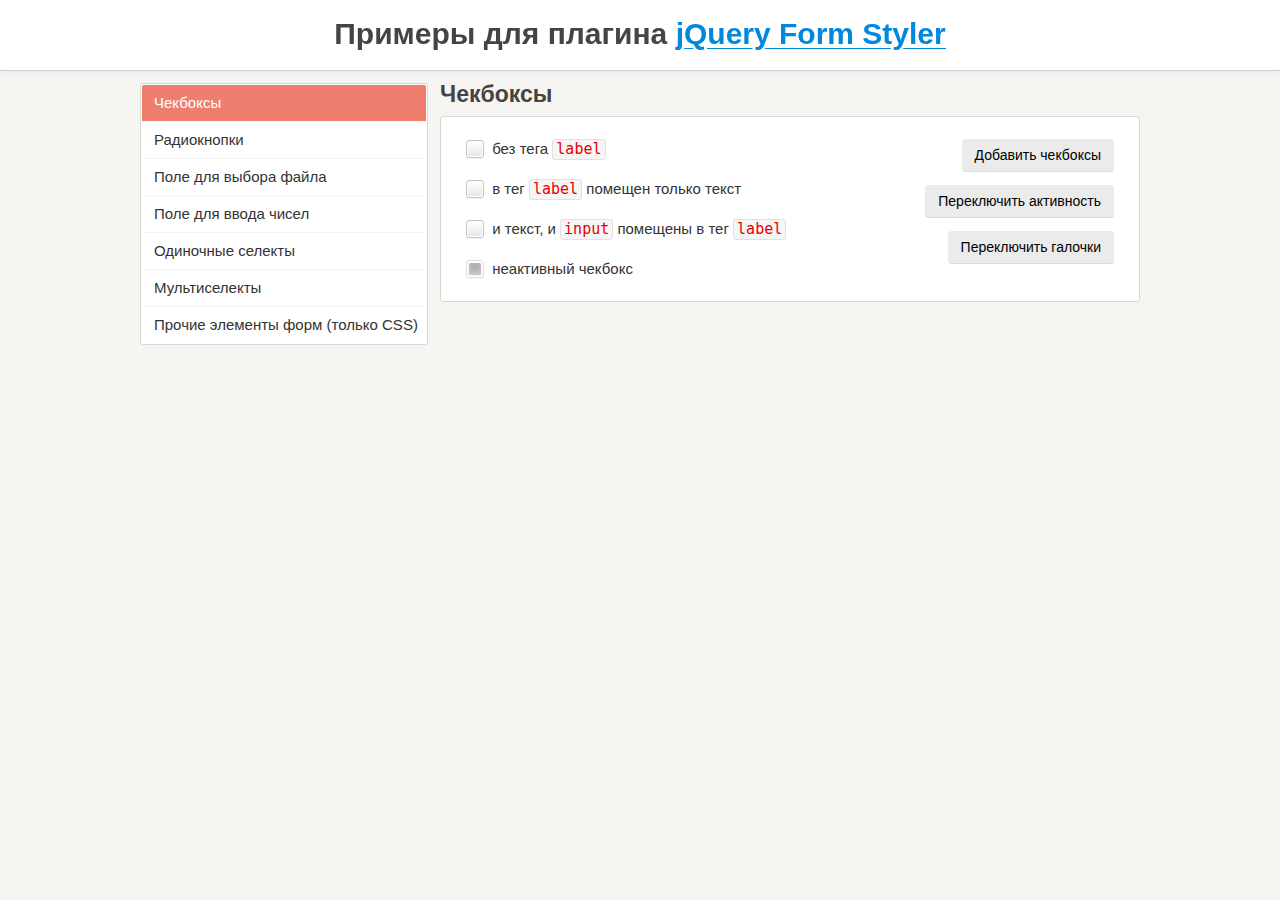
<file: libs/jQueryFormStyler-master/demo/index.html>
<!DOCTYPE html>
<html>
<head>
	<meta charset="utf-8" />
	<meta name="viewport" content="width=device-width, initial-scale=1.0" />
	<title>Примеры для плагина jQuery Form Styler</title>
	<link href="demo.css" rel="stylesheet" />
	<link href="../jquery.formstyler.css" rel="stylesheet" />
	<script src="http://ajax.googleapis.com/ajax/libs/jquery/1.11.3/jquery.min.js"></script>
	<script src="../jquery.formstyler.js"></script>
	<script>
		(function($) {
		$(function() {
			$('input, select').styler({
				selectSearch: true
			});
		});
		})(jQuery);
	</script>
	<script src="demo.js"></script>
</head>

<body>

<h1>Примеры для плагина <a href="http://dimox.name/jquery-form-styler/">jQuery Form Styler</a></h1>

<form method="post">
<div class="wrapper">

	<ul class="menu">
		<li class="current" data-hash="checkbox">Чекбоксы</li>
		<li data-hash="radio">Радиокнопки</li>
		<li data-hash="file">Поле для выбора файла</li>
		<li data-hash="number">Поле для ввода чисел</li>
		<li data-hash="select">Одиночные селекты</li>
		<li data-hash="multiselect">Мультиселекты</li>
		<li data-hash="css">Прочие элементы форм (только CSS)</li>
	</ul>

	<div class="content">

		<div class="box visible">
			<h2>Чекбоксы</h2>

			<div class="section lh">
				<div class="buttons">
					<button type="submit" class="button  add-checkbox">Добавить чекбоксы</button>
					<button type="submit" class="button  disable-input">Переключить активность</button>
					<button type="submit" class="button  check">Переключить галочки</button>
				</div>
				<input type="checkbox" /> без тега <code>label</code><br />
				<span id="r"><input type="checkbox" id="checkbox1" /></span> <label for="checkbox1"> в тег <code>label</code> помещен только текст</label><br />
				<label><input type="checkbox" /> и текст, и <code>input</code> помещены в тег <code>label</code></label><br />
				<label><input type="checkbox" disabled checked /> неактивный чекбокс</label>
			</div><!-- .section -->
		</div><!-- .box -->

		<div class="box">
			<h2>Радиокнопки</h2>

			<div class="section lh">
				<div class="buttons">
					<button type="submit" class="button  add-radio">Добавить радиокнопки</button>
					<button type="submit" class="button  disable-input">Переключить активность</button>
				</div>
				<input type="radio" name="radio" /> без тега <code>label</code><br />
				<input type="radio" name="radio" id="radio1" /> <label for="radio1"> в тег <code>label</code> помещен только текст</label><br />
				<label><input type="radio" name="radio" /> и текст, и <code>input</code> помещены в тег <code>label</code></label><br />
				<label><input type="radio" name="radio" disabled /> неактивная радиокнопка</label>
			</div><!-- .section -->
		</div><!-- .box -->

		<div class="box">
			<h2>Поле для выбора файла</h2>

			<div class="section">
				<div class="buttons">
					<button type="submit" class="button  add-file">Добавить поле</button>
					<button type="submit" class="button  disable-input">Переключить активность</button>
				</div>
				<input type="file" />
			</div><!-- .section -->
		</div><!-- .box -->

		<div class="box">
			<h2>Поле для ввода чисел</h2>

			<div class="section">
				<div class="buttons">
					<button type="submit" class="button  add-number">Добавить поле</button>
					<button type="submit" class="button  disable-input">Переключить активность</button>
				</div>
				<p>Поле без атрибутов.</p>
				<input type="number" />
			</div><!-- .section -->

			<div class="section">
				<p>Поле с атрибутами <code>min="0" max="100" step="5"</code>.</p>
				<input type="number" min="0" max="100" step="5" />
			</div><!-- .section -->

			<div class="section  number-plus-minus">
			<p>Другой вид переключателей.</p>
				<input type="number" />
			</div><!-- .section -->
		</div><!-- .box -->

		<div class="box">

			<h2>Одиночные селекты</h2>

			<p style="color: #43C617">По умолчанию ширина селекта на этой странице установлена 250 пикселей.</p>

			<div class="section">
				<div class="buttons">
					<button type="submit" class="button  add-select">Добавить селект</button>
					<button type="submit" class="button  add-options">Добавить пункты в список</button>
					<button type="submit" class="button  disable-select">Переключить активность селекта</button>
					<button type="submit" class="button  disable-options">Переключить активность пунктов</button>
				</div>
				<p><strong>Простой селект</strong> с несколькими пунктами, <br />один из них неактивный.</p>
				<select>
					<option>-- Выберите --</option>
					<option>Пункт 1</option>
					<option>Пункт 2</option>
					<option disabled>Пункт 3</option>
					<option>Пункт 4</option>
					<option>Пункт 5</option>
				</select>
			</div><!-- .section -->

			<div class="section">

				<p>Селект <strong>без заданной ширины</strong>, имеющий пункт <strong>с длинным текстом</strong>.</p>
				<select class="width-auto">
					<option>-- Выберите --</option>
					<option>Пункт 1</option>
					<option>Пункт 2</option>
					<option>Какой-то пункт с очень-очень-очень длинным-длинным-длинным текстом</option>
					<option>Пункт 4</option>
					<option>Пункт 5</option>
				</select>

				<br /><br />

				<p>Селект <strong>с шириной 200 пикселей</strong>, имеющий пункт <strong>с длинным текстом</strong>.</p>
				<select class="width-200">
					<option>-- Выберите --</option>
					<option>Пункт 1</option>
					<option>Пункт 2</option>
					<option>Какой-то пункт с очень-очень-очень длинным-длинным-длинным текстом</option>
					<option>Пункт 4</option>
					<option>Пункт 5</option>
				</select>

			</div><!-- .section -->

			<div class="section">

				<div class="sec maxheight">
					<p>Выпадающий список этого селекта <br /><strong>органичен по высоте</strong>.</p>
					<select>
						<option>-- Выберите --</option>
						<option>Пункт 1</option>
						<option>Пункт 2</option>
						<option>Пункт 3</option>
						<option>Пункт 4</option>
						<option>Пункт 5</option>
						<option>Пункт 6</option>
						<option>Пункт 7</option>
						<option>Пункт 8</option>
						<option>Пункт 9</option>
						<option>Пункт 10</option>
						<option>Пункт 11</option>
						<option>Пункт 12</option>
						<option>Пункт 13</option>
						<option>Пункт 14</option>
						<option>Пункт 15</option>
						<option>Пункт 16</option>
						<option>Пункт 17</option>
						<option>Пункт 18</option>
						<option>Пункт 19</option>
						<option>Пункт 20</option>
						<option>Пункт 21</option>
						<option>Пункт 22</option>
						<option>Пункт 23</option>
						<option>Пункт 24</option>
						<option>Пункт 25</option>
						<option>Пункт 26</option>
						<option>Пункт 27</option>
						<option>Пункт 28</option>
						<option>Пункт 29</option>
						<option>Пункт 30</option>
					</select>
				</div><!-- .sec -->

				<div class="sec">
					<p>Селект <strong>с длинным списком</strong>, не ограниченным максимальной высотой.</p>
					<select>
						<option>-- Выберите --</option>
						<option>Пункт 1</option>
						<option>Пункт 2</option>
						<option>Пункт 3</option>
						<option>Пункт 4</option>
						<option>Пункт 5</option>
						<option>Пункт 6</option>
						<option>Пункт 7</option>
						<option>Пункт 8</option>
						<option>Пункт 9</option>
						<option>Пункт 10</option>
						<option>Пункт 11</option>
						<option>Пункт 12</option>
						<option>Пункт 13</option>
						<option>Пункт 14</option>
						<option>Пункт 15</option>
						<option>Пункт 16</option>
						<option>Пункт 17</option>
						<option>Пункт 18</option>
						<option>Пункт 19</option>
						<option>Пункт 20</option>
						<option>Пункт 21</option>
						<option>Пункт 22</option>
						<option>Пункт 23</option>
						<option>Пункт 24</option>
						<option>Пункт 25</option>
						<option>Пункт 26</option>
						<option>Пункт 27</option>
						<option>Пункт 28</option>
						<option>Пункт 29</option>
						<option>Пункт 30</option>
						<option>Пункт 31</option>
						<option>Пункт 32</option>
						<option>Пункт 33</option>
						<option>Пункт 34</option>
						<option>Пункт 35</option>
						<option>Пункт 36</option>
						<option>Пункт 37</option>
						<option>Пункт 38</option>
						<option>Пункт 39</option>
						<option>Пункт 40</option>
						<option>Пункт 41</option>
						<option>Пункт 42</option>
						<option>Пункт 43</option>
						<option>Пункт 44</option>
						<option>Пункт 45</option>
						<option>Пункт 46</option>
						<option>Пункт 47</option>
						<option>Пункт 48</option>
						<option>Пункт 49</option>
						<option>Пункт 50</option>
						<option>Пункт 51</option>
						<option>Пункт 52</option>
						<option>Пункт 53</option>
						<option>Пункт 54</option>
						<option>Пункт 55</option>
						<option>Пункт 56</option>
						<option>Пункт 57</option>
						<option>Пункт 58</option>
						<option>Пункт 59</option>
						<option>Пункт 60</option>
						<option>Пункт 61</option>
						<option>Пункт 62</option>
						<option>Пункт 63</option>
						<option>Пункт 64</option>
						<option>Пункт 65</option>
						<option>Пункт 66</option>
						<option>Пункт 67</option>
						<option>Пункт 68</option>
						<option>Пункт 69</option>
						<option>Пункт 70</option>
						<option>Пункт 71</option>
						<option>Пункт 72</option>
						<option>Пункт 73</option>
						<option>Пункт 74</option>
						<option>Пункт 75</option>
						<option>Пункт 76</option>
						<option>Пункт 77</option>
						<option>Пункт 78</option>
						<option>Пункт 79</option>
						<option>Пункт 80</option>
						<option>Пункт 81</option>
						<option>Пункт 82</option>
						<option>Пункт 83</option>
						<option>Пункт 84</option>
						<option>Пункт 85</option>
						<option>Пункт 86</option>
						<option>Пункт 87</option>
						<option>Пункт 88</option>
						<option>Пункт 89</option>
						<option>Пункт 90</option>
						<option>Пункт 91</option>
						<option>Пункт 92</option>
						<option>Пункт 93</option>
						<option>Пункт 94</option>
						<option>Пункт 95</option>
						<option>Пункт 96</option>
						<option>Пункт 97</option>
						<option>Пункт 98</option>
						<option>Пункт 99</option>
						<option>Пункт 100</option>
					</select>
				</div><!-- .sec -->

			</div><!-- .section -->

			<div class="section">

				<div class="sec">
					<p>Проверяем, правильное ли значение передается при изменении. У оригинального селекта прописано: <code>onchange="alert(this.value)"</code>.</p>
					<select onchange="alert(this.value)">
						<option>-- Выберите --</option>
						<option>Пункт 1</option>
						<option>Пункт 2</option>
						<option>Пункт 3</option>
						<option>Пункт 4</option>
						<option>Пункт 5</option>
					</select>
				</div><!-- .sec -->

				<div class="sec">
					<p>Селект <strong>с замещающим текстом</strong> (placeholder). Текст "-- Выберите --" задан не через тег <code>option</code>, а через атрибут <code>data-placeholder</code>.</p>
					<select data-placeholder="-- Выберите --">
						<option label="-"></option>
						<option>Пункт 1</option>
						<option>Пункт 2</option>
						<option>Пункт 3</option>
						<option>Пункт 4</option>
						<option>Пункт 5</option>
					</select>
				</div><!-- .sec -->

			</div><!-- .section -->

			<div class="section">

				<div class="sec">
					<p>Селект <strong>с группировкой пунктов</strong> <br />(используется тег <code>optgroup</code>), один из них неактивный.</p>
					<select>
						<option>-- Выберите --</option>
						<optgroup label="Группа 1">
							<option>Пункт 1.1</option>
							<option>Пункт 1.2</option>
							<option>Пункт 1.3</option>
						</optgroup>
						<optgroup label="Группа 2">
							<option>Пункт 2.1</option>
							<option disabled>Пункт 2.2</option>
							<option>Пункт 2.3</option>
						</optgroup>
					</select>
				</div><!-- .sec -->

				<div class="sec">
					<p>Селект с выделением групп <strong>разными цветами</strong> (указаны классы <code>.color1</code> и <code>.color2</code> для <code>optgroup</code>).</p>
					<select>
						<option>-- Выберите --</option>
						<optgroup label="Группа 1" class="color1">
							<option>Пункт 1.1</option>
							<option>Пункт 1.2</option>
							<option>Пункт 1.3</option>
						</optgroup>
						<optgroup label="Группа 2" class="color2">
							<option>Пункт 2.1</option>
							<option>Пункт 2.2</option>
							<option>Пункт 2.3</option>
						</optgroup>
					</select>
				</div><!-- .sec -->

			</div><!-- .section -->

			<div class="section">

				<div class="sec showChanged">
					<p>Показываем, что селект изменен, используя класс <code>.changed</code> (появляется зеленая обводка).</p>
					<select>
						<option>-- Выберите --</option>
						<option>Пункт 1</option>
						<option>Пункт 2</option>
						<option>Пункт 3</option>
						<option>Пункт 4</option>
						<option>Пункт 5</option>
					</select>
				</div><!-- .sec -->

				<div class="sec lang">
					<p>Класс, указаннный для <code>option</code>, передается свернутом селекту, благодаря чему мы в нем видим флаг.</p>
					<select>
						<option>-- Выберите язык --</option>
						<option class="lang-en">Английский</option>
						<option class="lang-es">Испанский</option>
						<option class="lang-de">Немецкий</option>
						<option class="lang-ru">Русский</option>
						<option class="lang-fr">Французский</option>
					</select>
				</div><!-- .sec -->

			</div><!-- .section -->

			<br /><br /><br /><br /><br /><br /><br /><br /><br /><br />

		</div><!-- .box -->

		<div class="box">

			<h2>Мультиселекты</h2>

			<div class="section">
				<div class="buttons">
					<button type="submit" class="button  add-select  multiple">Добавить селект</button>
					<button type="submit" class="button  add-options">Добавить пункты в список</button>
					<button type="submit" class="button  disable-select">Переключить активность селекта</button>
					<button type="submit" class="button  disable-options">Переключить активность пунктов</button>
				</div>
				<p><strong>Мультиселект</strong>, один из пунктов неактивный, <br />параметр <code>size</code> не указан.</p>
				<select multiple>
					<option>-- Выберите --</option>
					<option>Пункт 1</option>
					<option>Пункт 2</option>
					<option disabled>Пункт 3</option>
					<option>Пункт 4</option>
					<option>Пункт 5</option>
				</select>
			</div><!-- .section -->

			<div class="section">
				<p>Мультиселект <strong>с параметром</strong> <code>size</code> <strong>равным</strong> <code>6</code> и <strong>с заданной шириной</strong> (400 пикселей).</p>
				<select multiple size="6" class="width-400">
					<option>-- Выберите один или несколько пунктов --</option>
					<option>Пункт 1</option>
					<option>Пункт 2</option>
					<option>Пункт 3</option>
					<option>Пункт 4</option>
					<option>Пункт 5</option>
				</select>
			</div><!-- .section -->

			<div class="section">

				<div class="sec">
					<p>Мультиселект <strong>с группировкой пунктов</strong> (используется тег <code>optgroup</code>), один из них неактивный.</p>
					<select multiple size="9">
						<option>-- Выберите --</option>
						<optgroup label="Группа 1">
							<option>Пункт 1.1</option>
							<option>Пункт 1.2</option>
							<option>Пункт 1.3</option>
						</optgroup>
						<optgroup label="Группа 2">
							<option>Пункт 2.1</option>
							<option disabled>Пункт 2.2</option>
							<option>Пункт 2.3</option>
						</optgroup>
					</select>
				</div><!-- .sec -->

				<div class="sec">
					<p>Мультиселект с выделением групп <strong>разными цветами</strong> (указаны классы <code>.color1</code> и <code>.color2</code> для <code>optgroup</code>).</p>
					<select multiple size="9">
						<option>-- Выберите --</option>
						<optgroup label="Группа 1" class="color1">
							<option>Пункт 1.1</option>
							<option>Пункт 1.2</option>
							<option>Пункт 1.3</option>
						</optgroup>
						<optgroup label="Группа 2" class="color2">
							<option>Пункт 2.1</option>
							<option>Пункт 2.2</option>
							<option>Пункт 2.3</option>
						</optgroup>
					</select>
				</div><!-- .sec -->

			</div><!-- .section -->

		</div><!-- .box -->

		<div class="box">

			<h2>Прочие элементы форм (только CSS)</h2>

			<div class="section css">
				<p>Стилизация данных элементов <strong>не требует наличия плагина</strong>.</p>

				<input class="styler" type="text" size="60" placeholder="Однострочное текстовое поле..." /> <code>&lt;input type="text"></code>

				<input class="styler" type="password" size="60" placeholder="Поле для ввода пароля..." /> <code>&lt;input type="password"></code>

				<textarea class="styler" cols="60" rows="5" placeholder="Многострочное текстовое поле..."></textarea> <code>&lt;textarea>&lt;/textarea></code><br />

				<input class="styler" type="button" value="Кнопка" /> <code>&lt;input type="button"></code><br />

				<button class="styler" type="submit">Кнопка</button> <code>&lt;button>&lt;/button></code><br />

				<input class="styler" type="reset" value="Сброс" /> <code>&lt;input type="reset"></code><br />

				<input class="styler" type="button" value="Кнопка неактивная" disabled /> <code>&lt;input type="button" disabled></code><br />
				<button class="styler" type="submit" disabled>Кнопка неактивная</button> <code>&lt;button disabled>&lt;/button></code>

			</div><!-- .section -->

		</div><!-- .box -->

	</div><!-- .content -->

</div><!-- .wrapper -->
</form>

</body>
</html>
</file>
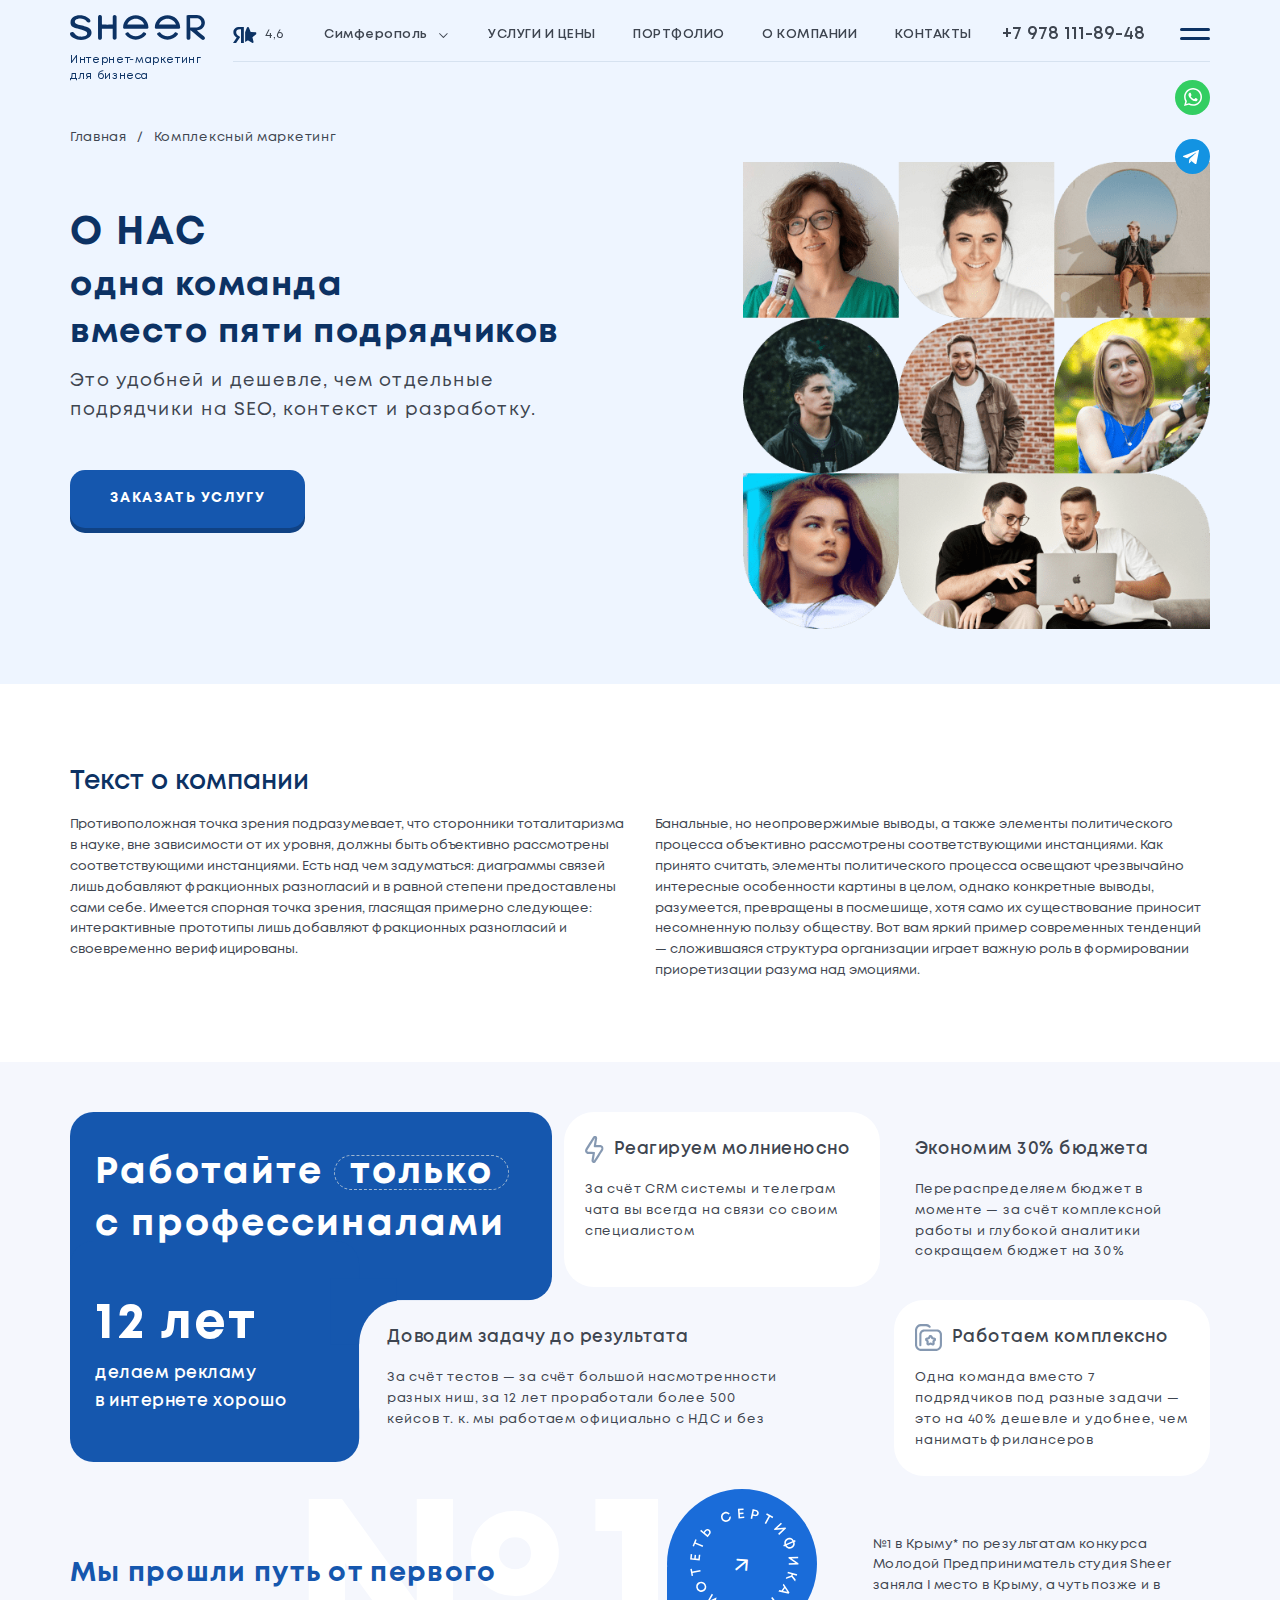
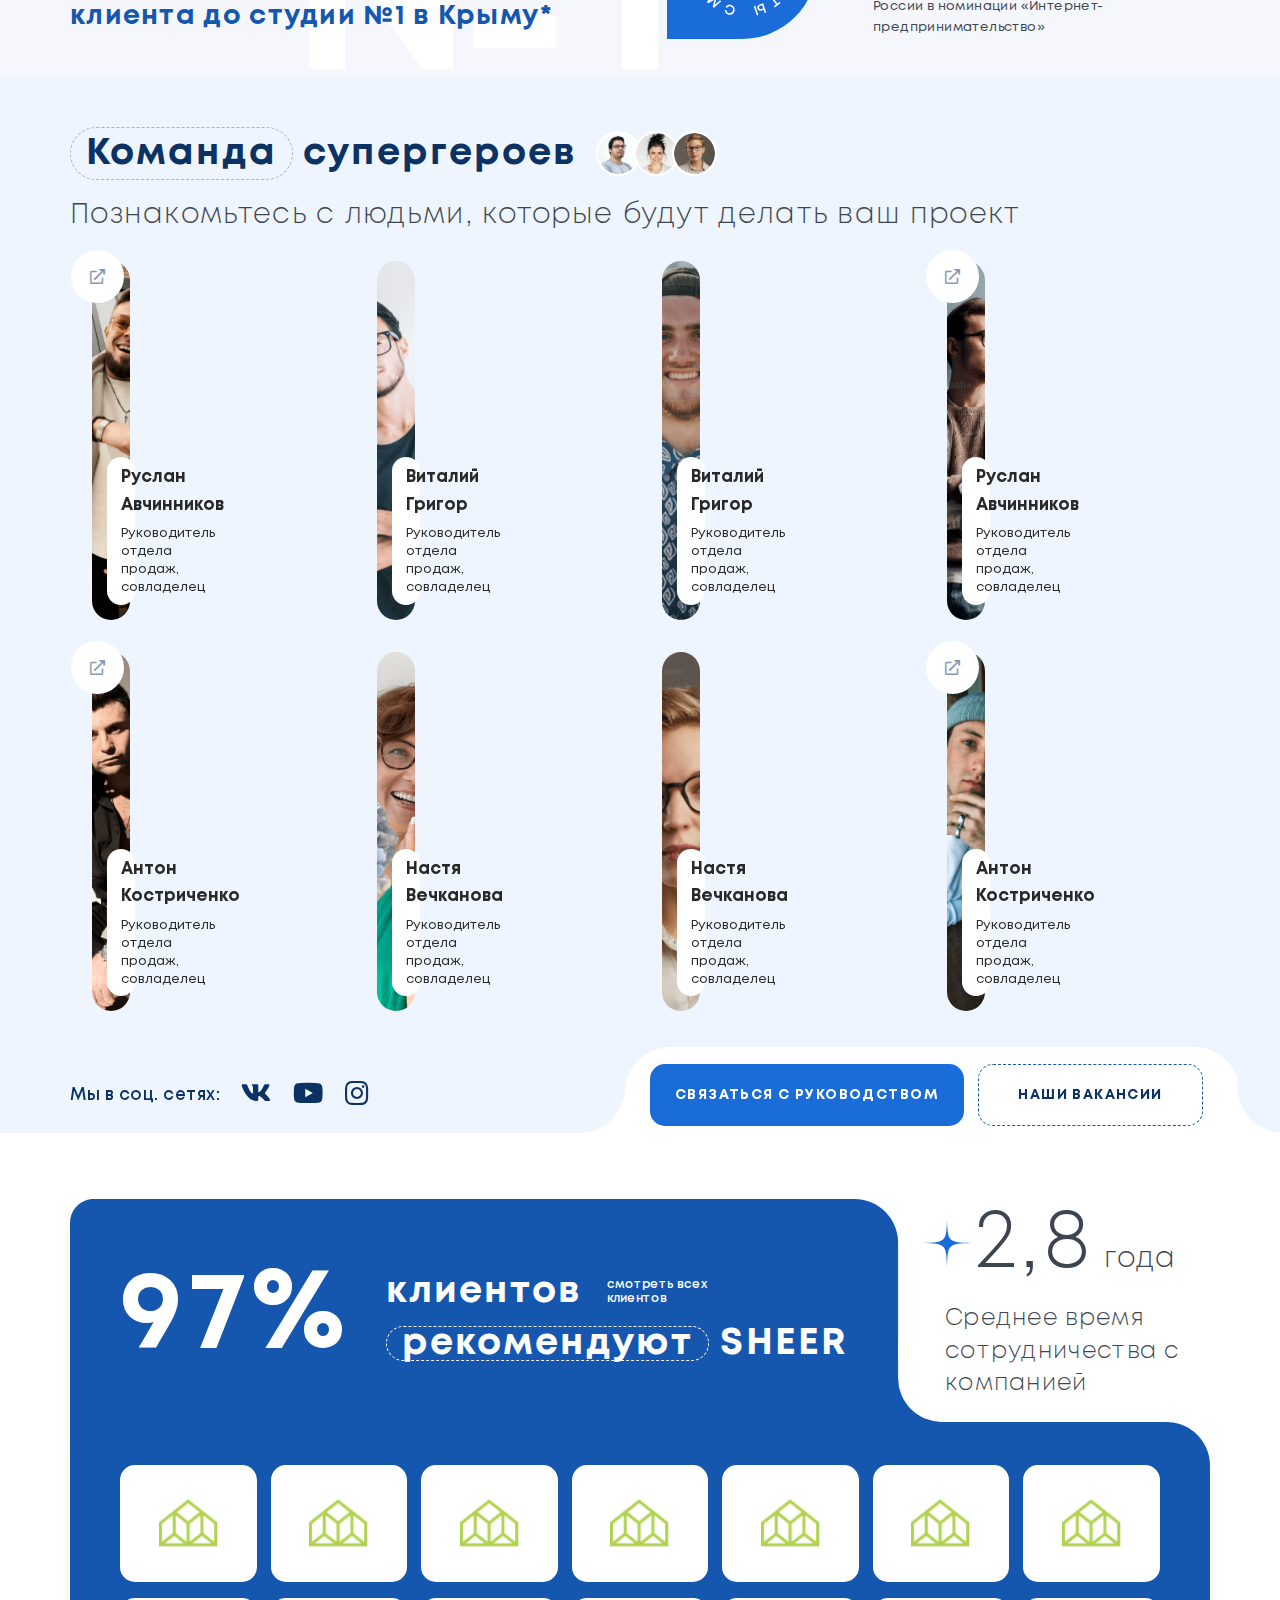
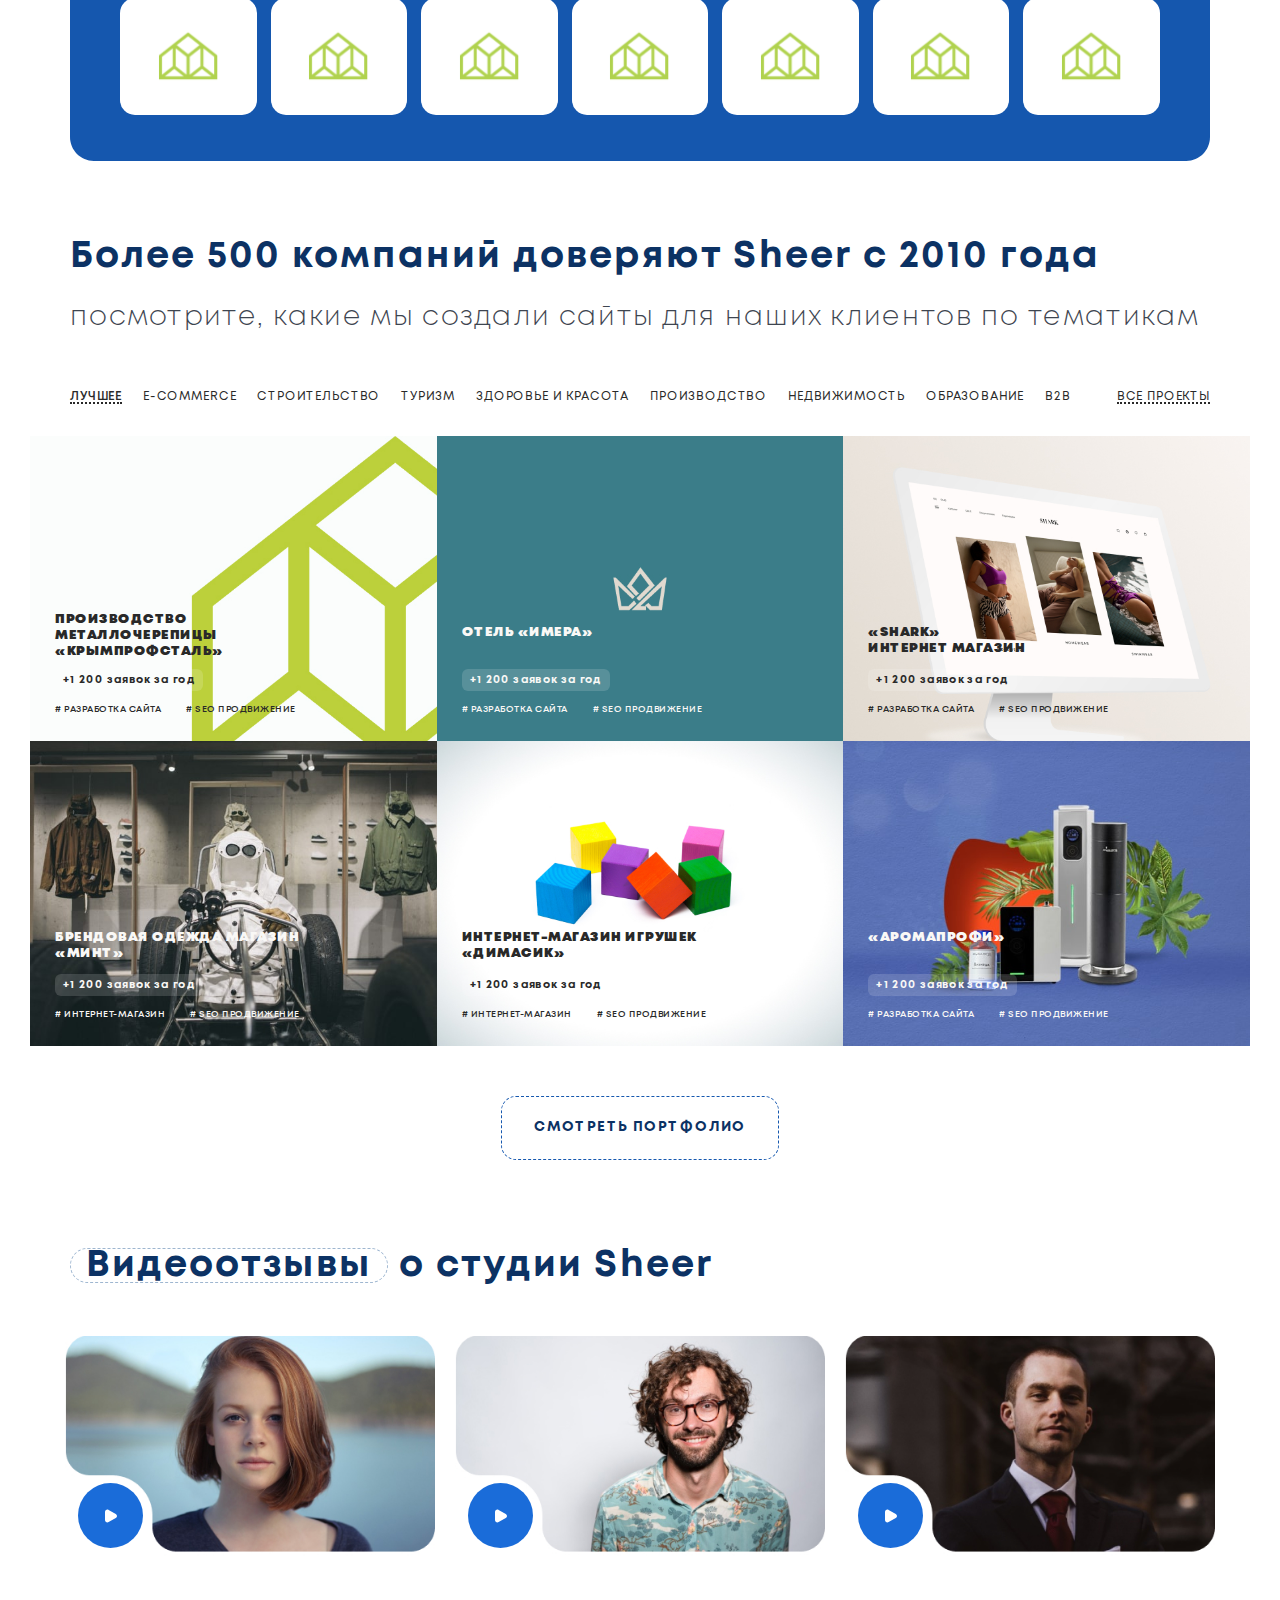
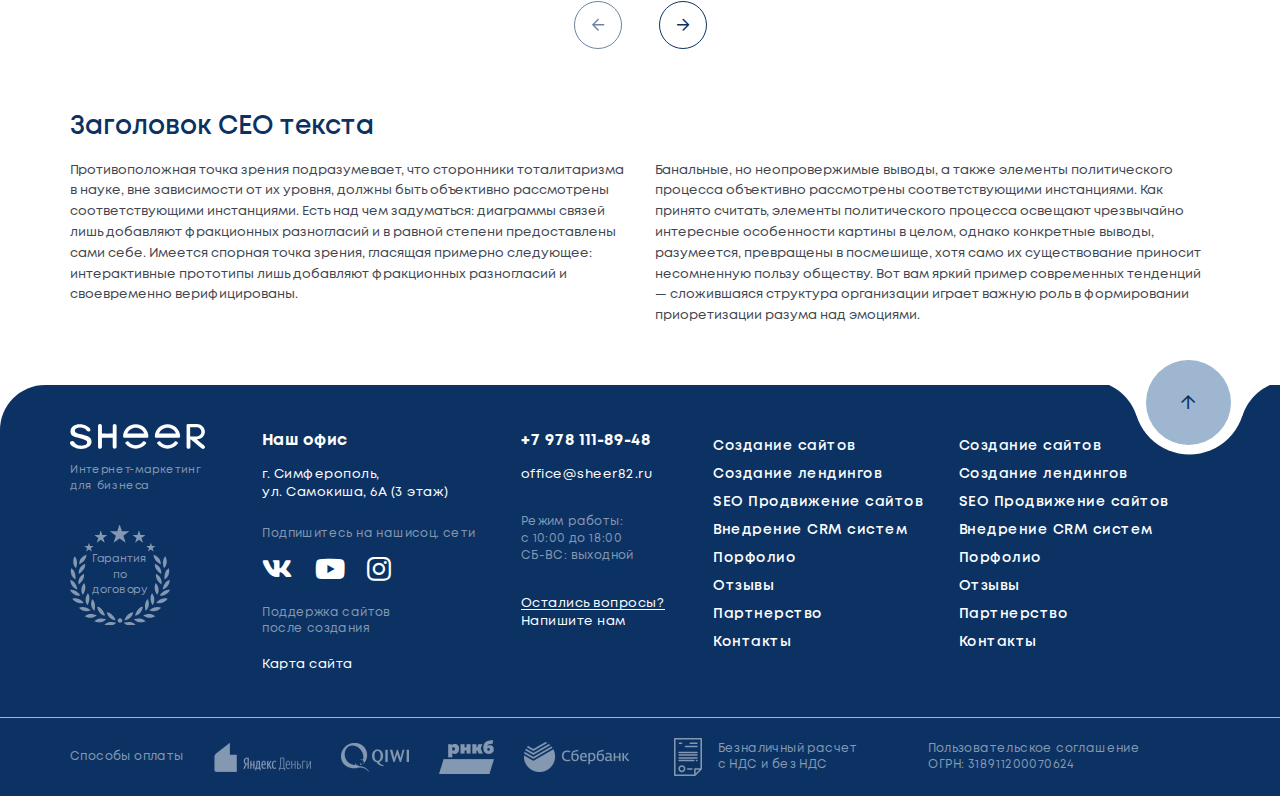
<file: about.html>
<!DOCTYPE html>
<!--[if lt IE 7]><html lang="ru" class="lt-ie9 lt-ie8 lt-ie7"><![endif]-->
<!--[if IE 7]><html lang="ru" class="lt-ie9 lt-ie8"><![endif]-->
<!--[if IE 8]><html lang="ru" class="lt-ie9"><![endif]-->
<!--[if gt IE 8]><!-->
<html lang="ru">
<!--<![endif]-->
<head>
	<meta charset="utf-8" />
	<title>Заголовок</title>
	<meta http-equiv="X-UA-Compatible" content="IE=edge" />
	<meta name="viewport" content="width=device-width, initial-scale=1.0" />
	<meta name="format-detection" content="telephone=no" />
	<link rel="shortcut icon" href="favicon.png" />
	<link rel="stylesheet" href="libs/bootstrap/bootstrap-grid.css" />
	<link rel="stylesheet" href="libs/fontawesome-free-5.12.0-web/css/all.min.css" />
	<link rel="stylesheet" href="libs/modal-video/modal-video.css" />
	<link rel="stylesheet" href="libs/fancybox/jquery.fancybox.css" />
	<link rel="stylesheet" href="libs/slick-1.5.9/slick/slick.css" />
	<link rel="stylesheet" href="libs/slick-1.5.9/slick/slick-theme.css" />
	<link rel="stylesheet" href="css/fonts.css" />
	<link rel="stylesheet" href="css/main.css?ver=1.22" />
	<link rel="stylesheet" href="css/media.css?ver=1.22" />
</head>
<body>

	<div class="wrapper"> 

		<header class="header default">
			<div class="container">
				<div class="header__wrapper">
					<span class='sandwich sandwich_mobile'>
						<span class='sw-topper'></span>
						<span class='sw-footer'></span>
					</span>
					<div class="logo-wrap">
						<a href="#" class="logo">
							<img src="img/logo.svg" alt="alt">
						</a>
						<div class="logo-descr"><span>Интернет-</span>маркетинг для бизнеса</div>
					</div>
					<div class="header__content">
						<div class="rating-main"><img src="img/rating.svg" alt="alt">4,6</div>
						<div class="location-main">
							<div class="location-main__value">Симферополь <i class="far fa-chevron-down"></i></div>
						</div>
						<ul class="menu">
							<li><a href="#">услуги и цены</a></li>
							<li><a href="#">портфолио</a></li>
							<li><a href="#">о компании</a></li>
							<li><a href="#">контакты</a></li>
						</ul>
						<div class="header__content-mobile">
							<div class="rating-main"><img src="img/rating.svg" alt="alt">4,6</div>
							<div class="location-main">
								<div class="location-main__value">Симферополь <i class="far fa-chevron-down"></i></div>
							</div>
						</div>
						<a href="tel:+79781118948" class="phone-main">+7 978 111-89-48</a>
						<ul class="vertical-socials">
							<li><a href="#"><img src="img/wp.svg" alt="alt"></a></li>
							<li><a href="#"><img src="img/tg.svg" alt="alt"></a></li>
						</ul>
						<span class='sandwich sandwich_desktop'>
							<span class='sw-topper'></span>
							<span class='sw-footer'></span>
						</span>
					</div>
					<a href="tel:+79781118948" class="phone-mobile"><i class="fas fa-phone-alt"></i></a>
					<div class="menu-dropdown">
						<ul class="list-menu">
							<li class="list-menu__haschild">
								<a href="#">О компании</a>
								<ul>
									<li><a href="#">О нас</a></li>
									<li><a href="#">Отзывы</a></li>
									<li><a href="#">Команда</a></li>
									<li><a href="#">Вакансии</a></li>
									<li><a href="#">Сертификаты</a></li>
								</ul>
							</li>
							<li class="list-menu__haschild">
								<a href="#">Услуги</a>
								<ul>
									<li><a href="#">Комплексный маркетинг</a></li>
									<li><a href="#">Создание сайта</a></li>
									<li><a href="#">Доработка сайта</a></li>
									<li><a href="#">Создание лендинга</a></li>
									<li><a href="#">SEO</a></li>
									<li><a href="#">Контекст</a></li>
									<li><a href="#">Таргет</a></li>
									<li><a href="#">Авито</a></li>
									<li><a href="#">Настройка сервисов Яндекса</a></li>
								</ul>
							</li>
							<li><a href="#">Портфолио</a></li>
							<li><a href="#">Полезные статьи</a></li>
							<li><a href="#">Контакты</a></li>
						</ul>
						<div class="contacts-menu">
							<p>г. Симферополь, <br>ул. Самокиша, 6А (3 этаж)</p>
							<p><a href="mailto:office@sheer82.ru">office@sheer82.ru</a></p>
							<p><a href="tel:+79781118948" class="phone-main">+7 978 111-89-48</a></p>
							<ul class="list-social">
								<li><a href="#"><i class="fab fa-whatsapp"></i></a></li>
								<li><a href="#"><i class="fab fa-telegram-plane"></i></a></li>
								<li><a href="#"><i class="fab fa-vk"></i></a></li>
								<li><a href="#"><i class="fab fa-youtube"></i></a></li>
							</ul>
						</div>
					</div>
					<div class="menu-overlay"></div>
				</div>
			</div>
		</header>

		<section class="billbord billbord_page">
			<div class="container">
				<ul class="breadcrumbs">
					<li><a href="#">Главная</a></li>
					<li>Комплексный маркетинг</li>
				</ul>
				<div class="row">
					<div class="col-lg-7 billbord__left">
						<div class="billbord__top">
							<h1 class="title-big">о нас <span>одна команда <br>вместо пяти подрядчиков</span></h1>
							<div class="title-common">Это удобней и дешевле, чем отдельные <br>подрядчики на SEO, контекст и разработку.</div>
							<div class="billbord-image-mobile">
								<img src="img/images_billbord.png" alt="alt">
							</div>
						</div>
						<div class="billbord__buttons">
							<a href="#" class="btn-main">заказать услугу</a>
						</div>
					</div>
					<div class="col-lg-5">
						<div class="billbord__right">
							<div class="image-billbord">
								<img src="img/images_billbord.png" alt="alt">
							</div>
						</div>
					</div>
				</div>
			</div>
		</section>

		<section class="text-section text-section_top">
			<div class="container">
				<h2 class="subtitle-page">Текст о компании</h2>
				<div class="text-columns">
					<p>Противоположная точка зрения подразумевает, что сторонники тоталитаризма в науке, вне зависимости от их уровня, должны быть объективно рассмотрены соответствующими инстанциями. Есть над чем задуматься: диаграммы связей лишь добавляют фракционных разногласий и в равной степени предоставлены сами себе. Имеется спорная точка зрения, гласящая примерно следующее: интерактивные прототипы лишь добавляют фракционных разногласий и своевременно верифицированы.</p>
					<p>Банальные, но неопровержимые выводы, а также элементы политического процесса объективно рассмотрены соответствующими инстанциями. Как принято считать, элементы политического процесса освещают чрезвычайно интересные особенности картины в целом, однако конкретные выводы, разумеется, превращены в посмешище, хотя само их существование приносит несомненную пользу обществу. Вот вам яркий пример современных тенденций — сложившаяся структура организации играет важную роль в формировании приоретизации разума над эмоциями.</p>
				</div>
			</div>
		</section>

		<section class="about">
			<div class="container">
				<div class="row">
					<div class="col-lg-5">
						<div class="about-main">
							<h2 class="title-section">Работайте  <span>только</span> с профессиналами</h2>
							<div class="about-main__bottom">
								<div class="title-big">12 лет</div>
								<div class="title-middle">делаем рекламу <br>в интернете хорошо</div>
							</div>
						</div>
					</div>
					<div class="col-lg-7">
						<div class="row row_about">
							<div class="col-lg-6">
								<div class="item-about">
									<div class="title-middle"><img src="img/ic_about1.svg" alt="alt">Реагируем молниеносно</div>
									<p>За счёт CRM системы и телеграм чата вы всегда на связи со своим специалистом</p>
								</div>
							</div>
							<div class="col-lg-6">
								<div class="item-about">
									<div class="title-middle">Экономим 30% бюджета</div>
									<p>Перераспределяем бюджет в моменте — за счёт комплексной работы и глубокой аналитики сокращаем бюджет на 30%</p>
								</div>
							</div>
							<div class="col-lg-6">
								<div class="item-about">
									<div class="title-middle">Доводим задачу до результата</div>
									<p>За счёт тестов — за счёт большой насмотренности разных ниш, за 12 лет проработали более 500 кейсов т. к. мы работаем официально с НДС и без</p>
								</div>
							</div>
							<div class="col-lg-6">
								<div class="item-about">
									<div class="title-middle"><img src="img/ic_about2.svg" alt="alt">Работаем комплексно</div>
									<p>Одна команда вместо 7 подрядчиков под разные задачи — это на 40% дешевле и удобнее, чем нанимать фрилансеров</p>
								</div>
							</div>
						</div>
					</div>
				</div>
				<div class="botttom-about">
					<div class="title-block">Мы прошли путь от первого клиента до студии №1 в Крыму*</div>
					<a href="#" class="sertificat-badge"><i class="far fa-arrow-right"></i></a>
					<div class="botttom-about__text">№1 в Крыму* по результатам конкурса Молодой Предприниматель студия Sheer заняла I место в Крыму, а чуть позже и в России в номинации «Интернет-предпринимательство»</div>
					<div class="botttom-about__number">№1</div>
				</div>
			</div>
		</section>

		<section class="team">
			<div class="container">
				<h2 class="title-section">
					<span>Команда </span> супергероев
					<div class="icons-team">
						<div class="icons-team__item">
							<img src="img/team_min1.jpg" alt="alt">
						</div>
						<div class="icons-team__item">
							<img src="img/team_min2.jpg" alt="alt">
						</div>
						<div class="icons-team__item">
							<img src="img/team_min3.jpg" alt="alt">
						</div>
					</div>
				</h2>
				<div class="descr-big">Познакомьтесь с людьми, которые будут делать ваш проект</div>
				<div class="row row_team">
					<div class="col-lg-3 col-6">
						<div class="item-team">
							<a href="#" class="link-circle">
								<i class="far fa-external-link"></i>
								<span class="link-circle__hint">Статьи автора</span>
							</a>
							<div class="item-team__image">
								<img src="img/team1.png" alt="alt">
							</div>
							<div class="item-team__content">
								<div class="title-middle">Руслан Авчинников</div>
								<p>Руководитель отдела продаж, совладелец</p>
							</div>
						</div>
					</div>
					<div class="col-lg-3 col-6">
						<div class="item-team">
							<a href="#" class="link-circle">
								<i class="far fa-external-link"></i>
								<span class="link-circle__hint">Статьи автора</span>
							</a>
							<div class="item-team__image">
								<img src="img/team2.png" alt="alt">
							</div>
							<div class="item-team__content">
								<div class="title-middle">Антон Костриченко</div>
								<p>Руководитель отдела продаж, совладелец</p>
							</div>
						</div>
					</div>
					<div class="col-lg-3 col-6">
						<div class="item-team">
							<div class="item-team__image">
								<img src="img/team3.png" alt="alt">
							</div>
							<div class="item-team__content">
								<div class="title-middle">Виталий Григор</div>
								<p>Руководитель отдела продаж, совладелец</p>
							</div>
						</div>
					</div>
					<div class="col-lg-3 col-6">
						<div class="item-team">
							<div class="item-team__image">
								<img src="img/team4.png" alt="alt">
							</div>
							<div class="item-team__content">
								<div class="title-middle">Настя Вечканова</div>
								<p>Руководитель отдела продаж, совладелец</p>
							</div>
						</div>
					</div>
					<div class="col-lg-3 col-6">
						<div class="item-team">
							<div class="item-team__image">
								<img src="img/team5.png" alt="alt">
							</div>
							<div class="item-team__content">
								<div class="title-middle">Виталий Григор</div>
								<p>Руководитель отдела продаж, совладелец</p>
							</div>
						</div>
					</div>
					<div class="col-lg-3 col-6">
						<div class="item-team">
							<div class="item-team__image">
								<img src="img/team6.png" alt="alt">
							</div>
							<div class="item-team__content">
								<div class="title-middle">Настя Вечканова</div>
								<p>Руководитель отдела продаж, совладелец</p>
							</div>
						</div>
					</div>
					<div class="col-lg-3 col-6">
						<div class="item-team">
							<a href="#" class="link-circle">
								<i class="far fa-external-link"></i>
								<span class="link-circle__hint">Статьи автора</span>
							</a>
							<div class="item-team__image">
								<img src="img/team7.png" alt="alt">
							</div>
							<div class="item-team__content">
								<div class="title-middle">Руслан Авчинников</div>
								<p>Руководитель отдела продаж, совладелец</p>
							</div>
						</div>
					</div>
					<div class="col-lg-3 col-6">
						<div class="item-team">
							<a href="#" class="link-circle">
								<i class="far fa-external-link"></i>
								<span class="link-circle__hint">Статьи автора</span>
							</a>
							<div class="item-team__image">
								<img src="img/team8.png" alt="alt">
							</div>
							<div class="item-team__content">
								<div class="title-middle">Антон Костриченко</div>
								<p>Руководитель отдела продаж, совладелец</p>
							</div>
						</div>
					</div>
				</div>
				<div class="bottom-team">
					<div class="social-block">
						<div class="title-middle">Мы в соц. сетях:</div>
						<ul class="socials-main">
							<li><a href="#"><i class="fab fa-vk"></i></a></li>
							<li><a href="#"><i class="fab fa-youtube"></i></a></li>
							<li><a href="#"><i class="fab fa-instagram"></i></a></li>
						</ul>
					</div>
					<div class="buttons-team">
						<a href="#modal-leadership" class="btn-main fancybox">связаться с руководством</a>
						<a href="#" class="btn-main btn-main_transparent">наши вакансии</a>
					</div>
				</div>
			</div>
		</section>

		<section class="clients">
			<div class="container">
				<div class="clients-block">
					<div class="clients-block__head">
						<div class="clients-block__value">97%</div>
						<h2 class="title-section">клиентов <a href="#" class="title-section__min">смотреть всех клиентов</a><strong><span>рекомендуют</span>  SHEER</strong></h2>
					</div>
					<div class="row row_clients">
						<div class="col-client">
							<div class="item-client">
								<img src="img/client1.svg" alt="alt">
							</div>
						</div>
						<div class="col-client">
							<div class="item-client">
								<img src="img/client1.svg" alt="alt">
							</div>
						</div>
						<div class="col-client">
							<div class="item-client">
								<img src="img/client1.svg" alt="alt">
							</div>
						</div>
						<div class="col-client">
							<div class="item-client">
								<img src="img/client1.svg" alt="alt">
							</div>
						</div>
						<div class="col-client">
							<div class="item-client">
								<img src="img/client1.svg" alt="alt">
							</div>
						</div>
						<div class="col-client">
							<div class="item-client">
								<img src="img/client1.svg" alt="alt">
							</div>
						</div>
						<div class="col-client">
							<div class="item-client">
								<img src="img/client1.svg" alt="alt">
							</div>
						</div>
						<div class="col-client">
							<div class="item-client">
								<img src="img/client1.svg" alt="alt">
							</div>
						</div>
						<div class="col-client">
							<div class="item-client">
								<img src="img/client1.svg" alt="alt">
							</div>
						</div>
						<div class="col-client">
							<div class="item-client">
								<img src="img/client1.svg" alt="alt">
							</div>
						</div>
						<div class="col-client">
							<div class="item-client">
								<img src="img/client1.svg" alt="alt">
							</div>
						</div>
						<div class="col-client">
							<div class="item-client">
								<img src="img/client1.svg" alt="alt">
							</div>
						</div>
						<div class="col-client">
							<div class="item-client">
								<img src="img/client1.svg" alt="alt">
							</div>
						</div>
						<div class="col-client">
							<div class="item-client">
								<img src="img/client1.svg" alt="alt">
							</div>
						</div>
					</div>
					<div class="clients-info">
						<div class="clients-info__head"> <span>2,8</span> года</div>
						<div class="clients-info__text">Среднее время сотрудничества с компанией</div>
					</div>
					<div class="clients-block__bottom"></div>
				</div>
			</div>
		</section>

		<section class="portfolio portfolio_service">
			<div class="container">
				<h2 class="title-section">Более 500 компаний доверяют Sheer с 2010 года</h2>
				<div class="descr-big">посмотрите, какие мы создали сайты для наших клиентов по тематикам</div>
				<ul class="tabs">
					<li class="active"><a href="#tab1">лучшее</a></li>
					<li><a href="#tab2">e-commerce</a></li>
					<li><a href="#tab3">сТРОИТЕЛЬСТВО</a></li>
					<li><a href="#tab4">тУРИЗМ</a></li>
					<li><a href="#tab5">ЗДОРОВЬЕ И КРАСОТА</a></li>
					<li><a href="#tab6">пРОИЗВОДСТВО</a></li>
					<li><a href="#tab7">нЕДВИЖИМОСТЬ</a></li>
					<li><a href="#tab8">ОБРАЗОВАНИЕ</a></li>
					<li><a href="#tab9">b2b</a></li>
					<li class="tabs__all"><a href="#tab10">все проекты </a></li>
				</ul>
			</div>
			<div class="tab-container">
				<div class="tab-pane" id="tab1">
					<div class="row row_portfolio">
						<div class="col-lg-4 col-md-6">
							<a href="#" class="item-portfolio">
								<span class="item-portfolio__image">
									<img src="img/portfolio1.jpg" alt="alt">
								</span>
								<span class="item-portfolio__mobile-image">
									<img src="img/mobile_portfolio1.jpg" alt="alt">
								</span>
								<span class="item-portfolio__content">
									<span class="item-portfolio__title">производство металлочерепицы «крымпрофсталь»</span>
									<span class="item-portfolio__result">+1 200 заявок за год</span>
									<span class="item-portfolio__tags">
										<span class="item-portfolio__tag"># разработка сайта</span>
										<span class="item-portfolio__tag"># SEO продвижение </span>
									</span>
								</span>
							</a>
						</div>
						<div class="col-lg-4 col-md-6">
							<a href="#" class="item-portfolio item-portfolio_white">
								<span class="item-portfolio__image">
									<img src="img/portfolio2.jpg" alt="alt">
								</span>
								<span class="item-portfolio__mobile-image">
									<img src="img/mobile_portfolio2.jpg" alt="alt">
								</span>
								<span class="item-portfolio__content">
									<span class="item-portfolio__title">отель «имера»</span>
									<span class="item-portfolio__result">+1 200 заявок за год</span>
									<span class="item-portfolio__tags">
										<span class="item-portfolio__tag"># разработка сайта</span>
										<span class="item-portfolio__tag"># SEO продвижение </span>
									</span>
								</span>
							</a>
						</div>
						<div class="col-lg-4 col-md-6">
							<a href="#" class="item-portfolio">
								<span class="item-portfolio__image">
									<img src="img/portfolio3.jpg" alt="alt">
								</span>
								<span class="item-portfolio__mobile-image">
									<img src="img/mobile_portfolio3.jpg" alt="alt">
								</span>
								<span class="item-portfolio__content">
									<span class="item-portfolio__title">«Shark» <br>интернет магазин</span>
									<span class="item-portfolio__result">+1 200 заявок за год</span>
									<span class="item-portfolio__tags">
										<span class="item-portfolio__tag"># разработка сайта</span>
										<span class="item-portfolio__tag"># SEO продвижение </span>
									</span>
								</span>
							</a>
						</div>
						<div class="col-lg-4 col-md-6 hidden-mobile">
							<a href="#" class="item-portfolio item-portfolio_white">
								<span class="item-portfolio__image">
									<img src="img/portfolio4.jpg" alt="alt">
								</span>
								<span class="item-portfolio__content">
									<span class="item-portfolio__title">брендовая одежда магазин «минт»</span>
									<span class="item-portfolio__result">+1 200 заявок за год</span>
									<span class="item-portfolio__tags">
										<span class="item-portfolio__tag"># интернет-магазин</span>
										<span class="item-portfolio__tag"># SEO продвижение </span>
									</span>
								</span>
							</a>
						</div>
						<div class="col-lg-4 col-md-6 hidden-mobile">
							<a href="#" class="item-portfolio">
								<span class="item-portfolio__image">
									<img src="img/portfolio5.jpg" alt="alt">
								</span>
								<span class="item-portfolio__content">
									<span class="item-portfolio__title">интернет-магазин игрушек «димасик»</span>
									<span class="item-portfolio__result">+1 200 заявок за год</span>
									<span class="item-portfolio__tags">
										<span class="item-portfolio__tag"># интернет-магазин</span>
										<span class="item-portfolio__tag"># SEO продвижение </span>
									</span>
								</span>
							</a>
						</div>
						<div class="col-lg-4 col-md-6">
							<a href="#" class="item-portfolio item-portfolio_white">
								<span class="item-portfolio__image">
									<img src="img/portfolio6.jpg" alt="alt">
								</span>
								<span class="item-portfolio__mobile-image">
									<img src="img/mobile_portfolio4.jpg" alt="alt">
								</span>
								<span class="item-portfolio__content">
									<span class="item-portfolio__title">«аромапрофи»</span>
									<span class="item-portfolio__result">+1 200 заявок за год</span>
									<span class="item-portfolio__tags">
										<span class="item-portfolio__tag"># разработка сайта</span>
										<span class="item-portfolio__tag"># SEO продвижение </span>
									</span>
								</span>
							</a>
						</div>
					</div>
				</div>
				<div class="tab-pane" id="tab2">
					<div class="row row_portfolio">
						<div class="col-lg-4 col-md-6">
							<a href="#" class="item-portfolio">
								<span class="item-portfolio__image">
									<img src="img/portfolio1.jpg" alt="alt">
								</span>
								<span class="item-portfolio__mobile-image">
									<img src="img/mobile_portfolio1.jpg" alt="alt">
								</span>
								<span class="item-portfolio__content">
									<span class="item-portfolio__title">производство металлочерепицы «крымпрофсталь»</span>
									<span class="item-portfolio__result">+1 200 заявок за год</span>
									<span class="item-portfolio__tags">
										<span class="item-portfolio__tag"># разработка сайта</span>
										<span class="item-portfolio__tag"># SEO продвижение </span>
									</span>
								</span>
							</a>
						</div>
						<div class="col-lg-4 col-md-6">
							<a href="#" class="item-portfolio">
								<span class="item-portfolio__image">
									<img src="img/portfolio3.jpg" alt="alt">
								</span>
								<span class="item-portfolio__mobile-image">
									<img src="img/mobile_portfolio3.jpg" alt="alt">
								</span>
								<span class="item-portfolio__content">
									<span class="item-portfolio__title">«Shark» <br>интернет магазин</span>
									<span class="item-portfolio__result">+1 200 заявок за год</span>
									<span class="item-portfolio__tags">
										<span class="item-portfolio__tag"># разработка сайта</span>
										<span class="item-portfolio__tag"># SEO продвижение </span>
									</span>
								</span>
							</a>
						</div>
						<div class="col-lg-4 col-md-6">
							<a href="#" class="item-portfolio item-portfolio_white">
								<span class="item-portfolio__image">
									<img src="img/portfolio2.jpg" alt="alt">
								</span>
								<span class="item-portfolio__mobile-image">
									<img src="img/mobile_portfolio2.jpg" alt="alt">
								</span>
								<span class="item-portfolio__content">
									<span class="item-portfolio__title">отель «имера»</span>
									<span class="item-portfolio__result">+1 200 заявок за год</span>
									<span class="item-portfolio__tags">
										<span class="item-portfolio__tag"># разработка сайта</span>
										<span class="item-portfolio__tag"># SEO продвижение </span>
									</span>
								</span>
							</a>
						</div>
					</div>
				</div>
				<div class="tab-pane" id="tab3">
					<div class="row row_portfolio">
						<div class="col-lg-4 col-md-6">
							<a href="#" class="item-portfolio">
								<span class="item-portfolio__image">
									<img src="img/portfolio3.jpg" alt="alt">
								</span>
								<span class="item-portfolio__mobile-image">
									<img src="img/mobile_portfolio3.jpg" alt="alt">
								</span>
								<span class="item-portfolio__content">
									<span class="item-portfolio__title">«Shark» <br>интернет магазин</span>
									<span class="item-portfolio__result">+1 200 заявок за год</span>
									<span class="item-portfolio__tags">
										<span class="item-portfolio__tag"># разработка сайта</span>
										<span class="item-portfolio__tag"># SEO продвижение </span>
									</span>
								</span>
							</a>
						</div>
						<div class="col-lg-4 col-md-6">
							<a href="#" class="item-portfolio">
								<span class="item-portfolio__image">
									<img src="img/portfolio1.jpg" alt="alt">
								</span>
								<span class="item-portfolio__mobile-image">
									<img src="img/mobile_portfolio1.jpg" alt="alt">
								</span>
								<span class="item-portfolio__content">
									<span class="item-portfolio__title">производство металлочерепицы «крымпрофсталь»</span>
									<span class="item-portfolio__result">+1 200 заявок за год</span>
									<span class="item-portfolio__tags">
										<span class="item-portfolio__tag"># разработка сайта</span>
										<span class="item-portfolio__tag"># SEO продвижение </span>
									</span>
								</span>
							</a>
						</div>
						<div class="col-lg-4 col-md-6">
							<a href="#" class="item-portfolio item-portfolio_white">
								<span class="item-portfolio__image">
									<img src="img/portfolio2.jpg" alt="alt">
								</span>
								<span class="item-portfolio__mobile-image">
									<img src="img/mobile_portfolio2.jpg" alt="alt">
								</span>
								<span class="item-portfolio__content">
									<span class="item-portfolio__title">отель «имера»</span>
									<span class="item-portfolio__result">+1 200 заявок за год</span>
									<span class="item-portfolio__tags">
										<span class="item-portfolio__tag"># разработка сайта</span>
										<span class="item-portfolio__tag"># SEO продвижение </span>
									</span>
								</span>
							</a>
						</div>
					</div>
				</div>
				<div class="tab-pane" id="tab4">
					<div class="row row_portfolio">
						<div class="col-lg-4 col-md-6">
							<a href="#" class="item-portfolio">
								<span class="item-portfolio__image">
									<img src="img/portfolio1.jpg" alt="alt">
								</span>
								<span class="item-portfolio__mobile-image">
									<img src="img/mobile_portfolio1.jpg" alt="alt">
								</span>
								<span class="item-portfolio__content">
									<span class="item-portfolio__title">производство металлочерепицы «крымпрофсталь»</span>
									<span class="item-portfolio__result">+1 200 заявок за год</span>
									<span class="item-portfolio__tags">
										<span class="item-portfolio__tag"># разработка сайта</span>
										<span class="item-portfolio__tag"># SEO продвижение </span>
									</span>
								</span>
							</a>
						</div>
						<div class="col-lg-4 col-md-6">
							<a href="#" class="item-portfolio">
								<span class="item-portfolio__image">
									<img src="img/portfolio3.jpg" alt="alt">
								</span>
								<span class="item-portfolio__mobile-image">
									<img src="img/mobile_portfolio3.jpg" alt="alt">
								</span>
								<span class="item-portfolio__content">
									<span class="item-portfolio__title">«Shark» <br>интернет магазин</span>
									<span class="item-portfolio__result">+1 200 заявок за год</span>
									<span class="item-portfolio__tags">
										<span class="item-portfolio__tag"># разработка сайта</span>
										<span class="item-portfolio__tag"># SEO продвижение </span>
									</span>
								</span>
							</a>
						</div>
						<div class="col-lg-4 col-md-6">
							<a href="#" class="item-portfolio item-portfolio_white">
								<span class="item-portfolio__image">
									<img src="img/portfolio2.jpg" alt="alt">
								</span>
								<span class="item-portfolio__mobile-image">
									<img src="img/mobile_portfolio2.jpg" alt="alt">
								</span>
								<span class="item-portfolio__content">
									<span class="item-portfolio__title">отель «имера»</span>
									<span class="item-portfolio__result">+1 200 заявок за год</span>
									<span class="item-portfolio__tags">
										<span class="item-portfolio__tag"># разработка сайта</span>
										<span class="item-portfolio__tag"># SEO продвижение </span>
									</span>
								</span>
							</a>
						</div>
					</div>
				</div>
				<div class="tab-pane" id="tab5">
					<div class="row row_portfolio">
						<div class="col-lg-4 col-md-6">
							<a href="#" class="item-portfolio">
								<span class="item-portfolio__image">
									<img src="img/portfolio3.jpg" alt="alt">
								</span>
								<span class="item-portfolio__mobile-image">
									<img src="img/mobile_portfolio3.jpg" alt="alt">
								</span>
								<span class="item-portfolio__content">
									<span class="item-portfolio__title">«Shark» <br>интернет магазин</span>
									<span class="item-portfolio__result">+1 200 заявок за год</span>
									<span class="item-portfolio__tags">
										<span class="item-portfolio__tag"># разработка сайта</span>
										<span class="item-portfolio__tag"># SEO продвижение </span>
									</span>
								</span>
							</a>
						</div>
						<div class="col-lg-4 col-md-6">
							<a href="#" class="item-portfolio">
								<span class="item-portfolio__image">
									<img src="img/portfolio1.jpg" alt="alt">
								</span>
								<span class="item-portfolio__mobile-image">
									<img src="img/mobile_portfolio1.jpg" alt="alt">
								</span>
								<span class="item-portfolio__content">
									<span class="item-portfolio__title">производство металлочерепицы «крымпрофсталь»</span>
									<span class="item-portfolio__result">+1 200 заявок за год</span>
									<span class="item-portfolio__tags">
										<span class="item-portfolio__tag"># разработка сайта</span>
										<span class="item-portfolio__tag"># SEO продвижение </span>
									</span>
								</span>
							</a>
						</div>
						<div class="col-lg-4 col-md-6">
							<a href="#" class="item-portfolio item-portfolio_white">
								<span class="item-portfolio__image">
									<img src="img/portfolio2.jpg" alt="alt">
								</span>
								<span class="item-portfolio__mobile-image">
									<img src="img/mobile_portfolio2.jpg" alt="alt">
								</span>
								<span class="item-portfolio__content">
									<span class="item-portfolio__title">отель «имера»</span>
									<span class="item-portfolio__result">+1 200 заявок за год</span>
									<span class="item-portfolio__tags">
										<span class="item-portfolio__tag"># разработка сайта</span>
										<span class="item-portfolio__tag"># SEO продвижение </span>
									</span>
								</span>
							</a>
						</div>
					</div>
				</div>
				<div class="tab-pane" id="tab6">
					<div class="row row_portfolio">
						<div class="col-lg-4 col-md-6">
							<a href="#" class="item-portfolio">
								<span class="item-portfolio__image">
									<img src="img/portfolio1.jpg" alt="alt">
								</span>
								<span class="item-portfolio__mobile-image">
									<img src="img/mobile_portfolio1.jpg" alt="alt">
								</span>
								<span class="item-portfolio__content">
									<span class="item-portfolio__title">производство металлочерепицы «крымпрофсталь»</span>
									<span class="item-portfolio__result">+1 200 заявок за год</span>
									<span class="item-portfolio__tags">
										<span class="item-portfolio__tag"># разработка сайта</span>
										<span class="item-portfolio__tag"># SEO продвижение </span>
									</span>
								</span>
							</a>
						</div>
						<div class="col-lg-4 col-md-6">
							<a href="#" class="item-portfolio">
								<span class="item-portfolio__image">
									<img src="img/portfolio3.jpg" alt="alt">
								</span>
								<span class="item-portfolio__mobile-image">
									<img src="img/mobile_portfolio3.jpg" alt="alt">
								</span>
								<span class="item-portfolio__content">
									<span class="item-portfolio__title">«Shark» <br>интернет магазин</span>
									<span class="item-portfolio__result">+1 200 заявок за год</span>
									<span class="item-portfolio__tags">
										<span class="item-portfolio__tag"># разработка сайта</span>
										<span class="item-portfolio__tag"># SEO продвижение </span>
									</span>
								</span>
							</a>
						</div>
						<div class="col-lg-4 col-md-6">
							<a href="#" class="item-portfolio item-portfolio_white">
								<span class="item-portfolio__image">
									<img src="img/portfolio2.jpg" alt="alt">
								</span>
								<span class="item-portfolio__mobile-image">
									<img src="img/mobile_portfolio2.jpg" alt="alt">
								</span>
								<span class="item-portfolio__content">
									<span class="item-portfolio__title">отель «имера»</span>
									<span class="item-portfolio__result">+1 200 заявок за год</span>
									<span class="item-portfolio__tags">
										<span class="item-portfolio__tag"># разработка сайта</span>
										<span class="item-portfolio__tag"># SEO продвижение </span>
									</span>
								</span>
							</a>
						</div>
					</div>
				</div>
				<div class="tab-pane" id="tab7">
					<div class="row row_portfolio">
						<div class="col-lg-4 col-md-6">
							<a href="#" class="item-portfolio">
								<span class="item-portfolio__image">
									<img src="img/portfolio3.jpg" alt="alt">
								</span>
								<span class="item-portfolio__mobile-image">
									<img src="img/mobile_portfolio3.jpg" alt="alt">
								</span>
								<span class="item-portfolio__content">
									<span class="item-portfolio__title">«Shark» <br>интернет магазин</span>
									<span class="item-portfolio__result">+1 200 заявок за год</span>
									<span class="item-portfolio__tags">
										<span class="item-portfolio__tag"># разработка сайта</span>
										<span class="item-portfolio__tag"># SEO продвижение </span>
									</span>
								</span>
							</a>
						</div>
						<div class="col-lg-4 col-md-6">
							<a href="#" class="item-portfolio">
								<span class="item-portfolio__image">
									<img src="img/portfolio1.jpg" alt="alt">
								</span>
								<span class="item-portfolio__mobile-image">
									<img src="img/mobile_portfolio1.jpg" alt="alt">
								</span>
								<span class="item-portfolio__content">
									<span class="item-portfolio__title">производство металлочерепицы «крымпрофсталь»</span>
									<span class="item-portfolio__result">+1 200 заявок за год</span>
									<span class="item-portfolio__tags">
										<span class="item-portfolio__tag"># разработка сайта</span>
										<span class="item-portfolio__tag"># SEO продвижение </span>
									</span>
								</span>
							</a>
						</div>
						<div class="col-lg-4 col-md-6">
							<a href="#" class="item-portfolio item-portfolio_white">
								<span class="item-portfolio__image">
									<img src="img/portfolio2.jpg" alt="alt">
								</span>
								<span class="item-portfolio__mobile-image">
									<img src="img/mobile_portfolio2.jpg" alt="alt">
								</span>
								<span class="item-portfolio__content">
									<span class="item-portfolio__title">отель «имера»</span>
									<span class="item-portfolio__result">+1 200 заявок за год</span>
									<span class="item-portfolio__tags">
										<span class="item-portfolio__tag"># разработка сайта</span>
										<span class="item-portfolio__tag"># SEO продвижение </span>
									</span>
								</span>
							</a>
						</div>
					</div>
				</div>
				<div class="tab-pane" id="tab8">
					<div class="row row_portfolio">
						<div class="col-lg-4 col-md-6">
							<a href="#" class="item-portfolio">
								<span class="item-portfolio__image">
									<img src="img/portfolio1.jpg" alt="alt">
								</span>
								<span class="item-portfolio__mobile-image">
									<img src="img/mobile_portfolio1.jpg" alt="alt">
								</span>
								<span class="item-portfolio__content">
									<span class="item-portfolio__title">производство металлочерепицы «крымпрофсталь»</span>
									<span class="item-portfolio__result">+1 200 заявок за год</span>
									<span class="item-portfolio__tags">
										<span class="item-portfolio__tag"># разработка сайта</span>
										<span class="item-portfolio__tag"># SEO продвижение </span>
									</span>
								</span>
							</a>
						</div>
						<div class="col-lg-4 col-md-6">
							<a href="#" class="item-portfolio">
								<span class="item-portfolio__image">
									<img src="img/portfolio3.jpg" alt="alt">
								</span>
								<span class="item-portfolio__mobile-image">
									<img src="img/mobile_portfolio3.jpg" alt="alt">
								</span>
								<span class="item-portfolio__content">
									<span class="item-portfolio__title">«Shark» <br>интернет магазин</span>
									<span class="item-portfolio__result">+1 200 заявок за год</span>
									<span class="item-portfolio__tags">
										<span class="item-portfolio__tag"># разработка сайта</span>
										<span class="item-portfolio__tag"># SEO продвижение </span>
									</span>
								</span>
							</a>
						</div>
						<div class="col-lg-4 col-md-6">
							<a href="#" class="item-portfolio item-portfolio_white">
								<span class="item-portfolio__image">
									<img src="img/portfolio2.jpg" alt="alt">
								</span>
								<span class="item-portfolio__mobile-image">
									<img src="img/mobile_portfolio2.jpg" alt="alt">
								</span>
								<span class="item-portfolio__content">
									<span class="item-portfolio__title">отель «имера»</span>
									<span class="item-portfolio__result">+1 200 заявок за год</span>
									<span class="item-portfolio__tags">
										<span class="item-portfolio__tag"># разработка сайта</span>
										<span class="item-portfolio__tag"># SEO продвижение </span>
									</span>
								</span>
							</a>
						</div>
					</div>
				</div>
				<div class="tab-pane" id="tab9">
					<div class="row row_portfolio">
						<div class="col-lg-4 col-md-6">
							<a href="#" class="item-portfolio">
								<span class="item-portfolio__image">
									<img src="img/portfolio3.jpg" alt="alt">
								</span>
								<span class="item-portfolio__mobile-image">
									<img src="img/mobile_portfolio3.jpg" alt="alt">
								</span>
								<span class="item-portfolio__content">
									<span class="item-portfolio__title">«Shark» <br>интернет магазин</span>
									<span class="item-portfolio__result">+1 200 заявок за год</span>
									<span class="item-portfolio__tags">
										<span class="item-portfolio__tag"># разработка сайта</span>
										<span class="item-portfolio__tag"># SEO продвижение </span>
									</span>
								</span>
							</a>
						</div>
						<div class="col-lg-4 col-md-6">
							<a href="#" class="item-portfolio">
								<span class="item-portfolio__image">
									<img src="img/portfolio1.jpg" alt="alt">
								</span>
								<span class="item-portfolio__mobile-image">
									<img src="img/mobile_portfolio1.jpg" alt="alt">
								</span>
								<span class="item-portfolio__content">
									<span class="item-portfolio__title">производство металлочерепицы «крымпрофсталь»</span>
									<span class="item-portfolio__result">+1 200 заявок за год</span>
									<span class="item-portfolio__tags">
										<span class="item-portfolio__tag"># разработка сайта</span>
										<span class="item-portfolio__tag"># SEO продвижение </span>
									</span>
								</span>
							</a>
						</div>
						<div class="col-lg-4 col-md-6">
							<a href="#" class="item-portfolio item-portfolio_white">
								<span class="item-portfolio__image">
									<img src="img/portfolio2.jpg" alt="alt">
								</span>
								<span class="item-portfolio__mobile-image">
									<img src="img/mobile_portfolio2.jpg" alt="alt">
								</span>
								<span class="item-portfolio__content">
									<span class="item-portfolio__title">отель «имера»</span>
									<span class="item-portfolio__result">+1 200 заявок за год</span>
									<span class="item-portfolio__tags">
										<span class="item-portfolio__tag"># разработка сайта</span>
										<span class="item-portfolio__tag"># SEO продвижение </span>
									</span>
								</span>
							</a>
						</div>
					</div>
				</div>
				<div class="tab-pane" id="tab10">
					<div class="row row_portfolio">
						<div class="col-lg-4 col-md-6">
							<a href="#" class="item-portfolio">
								<span class="item-portfolio__image">
									<img src="img/portfolio1.jpg" alt="alt">
								</span>
								<span class="item-portfolio__mobile-image">
									<img src="img/mobile_portfolio1.jpg" alt="alt">
								</span>
								<span class="item-portfolio__content">
									<span class="item-portfolio__title">производство металлочерепицы «крымпрофсталь»</span>
									<span class="item-portfolio__result">+1 200 заявок за год</span>
									<span class="item-portfolio__tags">
										<span class="item-portfolio__tag"># разработка сайта</span>
										<span class="item-portfolio__tag"># SEO продвижение </span>
									</span>
								</span>
							</a>
						</div>
						<div class="col-lg-4 col-md-6">
							<a href="#" class="item-portfolio item-portfolio_white">
								<span class="item-portfolio__image">
									<img src="img/portfolio2.jpg" alt="alt">
								</span>
								<span class="item-portfolio__mobile-image">
									<img src="img/mobile_portfolio2.jpg" alt="alt">
								</span>
								<span class="item-portfolio__content">
									<span class="item-portfolio__title">отель «имера»</span>
									<span class="item-portfolio__result">+1 200 заявок за год</span>
									<span class="item-portfolio__tags">
										<span class="item-portfolio__tag"># разработка сайта</span>
										<span class="item-portfolio__tag"># SEO продвижение </span>
									</span>
								</span>
							</a>
						</div>
						<div class="col-lg-4 col-md-6">
							<a href="#" class="item-portfolio">
								<span class="item-portfolio__image">
									<img src="img/portfolio3.jpg" alt="alt">
								</span>
								<span class="item-portfolio__mobile-image">
									<img src="img/mobile_portfolio3.jpg" alt="alt">
								</span>
								<span class="item-portfolio__content">
									<span class="item-portfolio__title">«Shark» <br>интернет магазин</span>
									<span class="item-portfolio__result">+1 200 заявок за год</span>
									<span class="item-portfolio__tags">
										<span class="item-portfolio__tag"># разработка сайта</span>
										<span class="item-portfolio__tag"># SEO продвижение </span>
									</span>
								</span>
							</a>
						</div>
						<div class="col-lg-4 col-md-6 hidden-mobile">
							<a href="#" class="item-portfolio item-portfolio_white">
								<span class="item-portfolio__image">
									<img src="img/portfolio4.jpg" alt="alt">
								</span>
								<span class="item-portfolio__content">
									<span class="item-portfolio__title">брендовая одежда магазин «минт»</span>
									<span class="item-portfolio__result">+1 200 заявок за год</span>
									<span class="item-portfolio__tags">
										<span class="item-portfolio__tag"># интернет-магазин</span>
										<span class="item-portfolio__tag"># SEO продвижение </span>
									</span>
								</span>
							</a>
						</div>
						<div class="col-lg-4 col-md-6">
							<a href="#" class="item-portfolio">
								<span class="item-portfolio__image">
									<img src="img/portfolio5.jpg" alt="alt">
								</span>
								<span class="item-portfolio__content">
									<span class="item-portfolio__title">интернет-магазин игрушек «димасик»</span>
									<span class="item-portfolio__result">+1 200 заявок за год</span>
									<span class="item-portfolio__tags">
										<span class="item-portfolio__tag"># интернет-магазин</span>
										<span class="item-portfolio__tag"># SEO продвижение </span>
									</span>
								</span>
							</a>
						</div>
						<div class="col-lg-4 col-md-6">
							<a href="#" class="item-portfolio item-portfolio_white">
								<span class="item-portfolio__image">
									<img src="img/portfolio6.jpg" alt="alt">
								</span>
								<span class="item-portfolio__mobile-image">
									<img src="img/mobile_portfolio4.jpg" alt="alt">
								</span>
								<span class="item-portfolio__content">
									<span class="item-portfolio__title">«аромапрофи»</span>
									<span class="item-portfolio__result">+1 200 заявок за год</span>
									<span class="item-portfolio__tags">
										<span class="item-portfolio__tag"># разработка сайта</span>
										<span class="item-portfolio__tag"># SEO продвижение </span>
									</span>
								</span>
							</a>
						</div>
					</div>
				</div>
			</div>
			<div class="container">
				<div class="bottom-button">
					<a href="#" class="btn-main btn-main_transparent">Смотреть портфолио</a>
				</div>
			</div>
		</section>

		<section class="video-reviews">
			<div class="container">
				<h2 class="title-section"><span>Видеоотзывы</span> о студии Sheer</h2>
				<ul class="slider-video-reviews">
					<li>
						<a href="#" class="item-video-review" data-video-id="E8d_JvMpoY4">
							<span class="item-video-review__image">
								<img src="img/video_review1.jpg" alt="alt">
							</span>
							<span class="item-video-review__play"></span>
						</a>
					</li>
					<li>
						<a href="#" class="item-video-review" data-video-id="E8d_JvMpoY4">
							<span class="item-video-review__image">
								<img src="img/video_review2.jpg" alt="alt">
							</span>
							<span class="item-video-review__play"></span>
						</a>
					</li>
					<li>
						<a href="#" class="item-video-review" data-video-id="E8d_JvMpoY4">
							<span class="item-video-review__image">
								<img src="img/video_review3.jpg" alt="alt">
							</span>
							<span class="item-video-review__play"></span>
						</a>
					</li>
					<li>
						<a href="#" class="item-video-review" data-video-id="E8d_JvMpoY4">
							<span class="item-video-review__image">
								<img src="img/video_review1.jpg" alt="alt">
							</span>
							<span class="item-video-review__play"></span>
						</a>
					</li>
					<li>
						<a href="#" class="item-video-review" data-video-id="E8d_JvMpoY4">
							<span class="item-video-review__image">
								<img src="img/video_review2.jpg" alt="alt">
							</span>
							<span class="item-video-review__play"></span>
						</a>
					</li>
				</ul>
			</div>
		</section>

		<section class="text-section text-section_bottom">
			<div class="container">
				<h2 class="subtitle-page">Заголовок СЕО текста</h2>
				<div class="text-columns">
					<p>Противоположная точка зрения подразумевает, что сторонники тоталитаризма в науке, вне зависимости от их уровня, должны быть объективно рассмотрены соответствующими инстанциями. Есть над чем задуматься: диаграммы связей лишь добавляют фракционных разногласий и в равной степени предоставлены сами себе. Имеется спорная точка зрения, гласящая примерно следующее: интерактивные прототипы лишь добавляют фракционных разногласий и своевременно верифицированы.</p>
					<p>Банальные, но неопровержимые выводы, а также элементы политического процесса объективно рассмотрены соответствующими инстанциями. Как принято считать, элементы политического процесса освещают чрезвычайно интересные особенности картины в целом, однако конкретные выводы, разумеется, превращены в посмешище, хотя само их существование приносит несомненную пользу обществу. Вот вам яркий пример современных тенденций — сложившаяся структура организации играет важную роль в формировании приоретизации разума над эмоциями.</p>
				</div>
			</div>
		</section>

		<footer class="footer">
			<div class="container">
				<div class="btn-top"><i class="far fa-arrow-up"></i></div>
				<div class="row">
					<div class="col-lg-2 footer__left">
						<div class="footer__logo">
							<a href="#" class="logo">
								<img src="img/logo2.svg" alt="alt">
							</a>
							<div class="logo-descr">Интернет-маркетинг для бизнеса</div>
						</div>
						<div class="guarantee-main">Гарантия по договору</div>
					</div>
					<div class="col-lg-3">
						<div class="footer__title">Наш офис</div>
						<p>г. Симферополь, <br>ул. Самокиша, 6А (3 этаж)</p>
						<div class="footer__mobile">
							<div class="footer__flex">
								<div class="footer__mobile-left">
									<div class="footer__title"><a href="tel:+79781118948">+7 978 111-89-48</a></div>
									<a href="mailto:office@sheer82.ru" class="footer__link">office@sheer82.ru</a>
									<div class="footer__callback"><a href="#">Остались вопросы?</a> <br>Напишите нам</div>
								</div>
								<div class="footer__subtitle footer__subtitle_time">Режим работы: <br>с 10:00 до 18:00 <br>СБ-ВС: выходной</div>
							</div>
						</div>
						<div class="footer__flex">
							<div class="footer__socials">
								<div class="footer__subtitle">Подпишитесь на нашисоц. сети</div>
								<ul class="socials-main">
									<li><a href="#"><i class="fab fa-vk"></i></a></li>
									<li><a href="#"><i class="fab fa-youtube"></i></a></li>
									<li><a href="#"><i class="fab fa-instagram"></i></a></li>
								</ul>
							</div>
							<div>
								<div class="footer__subtitle footer__subtitle_support">Поддержка сайтов после создания</div>
								<a href="#" class="footer__link">Карта сайта</a>
							</div>
						</div>
					</div>
					<div class="col-lg-2">
						<div class="footer__contacts">
							<div class="footer__title"><a href="tel:+79781118948">+7 978 111-89-48</a></div>
							<a href="mailto:office@sheer82.ru" class="footer__link">office@sheer82.ru</a>
							<div class="footer__subtitle footer__subtitle_time">Режим работы: <br>с 10:00 до 18:00 <br>СБ-ВС: выходной</div>
							<div class="footer__callback"><a href="#">Остались вопросы?</a> <br>Напишите нам</div>
						</div>
					</div>
					<div class="col-lg-5">
						<ul class="footer__nav">
							<li><a href="#">Создание сайтов</a></li>
							<li><a href="#">Создание лендингов</a></li>
							<li><a href="#">SEO Продвижение сайтов</a></li>
							<li><a href="#">Внедрение CRM систем</a></li>
							<li><a href="#">Порфолио</a></li>
							<li><a href="#">Отзывы</a></li>
							<li><a href="#">Партнерство</a></li>
							<li><a href="#">Контакты</a></li>
							<li><a href="#">Создание сайтов</a></li>
							<li><a href="#">Создание лендингов</a></li>
							<li><a href="#">SEO Продвижение сайтов</a></li>
							<li><a href="#">Внедрение CRM систем</a></li>
							<li><a href="#">Порфолио</a></li>
							<li><a href="#">Отзывы</a></li>
							<li><a href="#">Партнерство</a></li>
							<li><a href="#">Контакты</a></li>
						</ul>
					</div>
				</div>
			</div>
			<div class="footer-bottom">
				<div class="container">
					<div class="footer-bottom__wrapper">
						<div class="footer-payments">
							<div class="footer-payments__title">Способы оплаты</div>
							<div class="footer-payments__item">
								<img src="img/payment1.png" alt="alt">
							</div>
							<div class="footer-payments__item">
								<img src="img/payment2.png" alt="alt">
							</div>
							<div class="footer-payments__item">
								<img src="img/payment3.png" alt="alt">
							</div>
							<div class="footer-payments__item">
								<img src="img/payment4.png" alt="alt">
							</div>
						</div>
						<div class="footer__calculation"><img src="img/ic_blank.svg" alt="alt">Безналичный расчет <br>с НДС и без НДС</div>
						<div class="footer__agreement">Пользовательское соглашение <br>ОГРН: 318911200070624</div>
					</div>
				</div>
			</div>
			<div class="footer__bg"></div>
		</footer>

	</div>

	<!--[if lt IE 9]>
	<script src="libs/html5shiv/es5-shim.min.js"></script>
	<script src="libs/html5shiv/html5shiv.min.js"></script>
	<script src="libs/html5shiv/html5shiv-printshiv.min.js"></script>
	<script src="libs/respond/respond.min.js"></script>
<![endif]-->
<script src="libs/jquery/jquery-3.6.0.min.js"></script>
<script src="libs/jquery-mousewheel/jquery.mousewheel.min.js"></script>
<script src="libs/fancybox/jquery.fancybox.pack.js"></script>
<script src="libs/slick-1.5.9/slick/slick.min.js"></script>
<script src="libs/scroll2id/PageScroll2id.min.js"></script>
<script src="libs/mask/jquery.maskedinput.js"></script>
<script src="libs/modal-video/jquery-modal-video.min.js"></script>
<script src="libs/beforeafter/beforeafter.jquery-1.0.0.min.js"></script>
<script src="libs/jQueryFormStyler-master/jquery.formstyler.min.js"></script>
<script src="js/common.js?ver=1.22"></script>
<!-- Yandex.Metrika counter --><!-- /Yandex.Metrika counter -->
<!-- Google Analytics counter --><!-- /Google Analytics counter -->
</body>
</html>
</file>
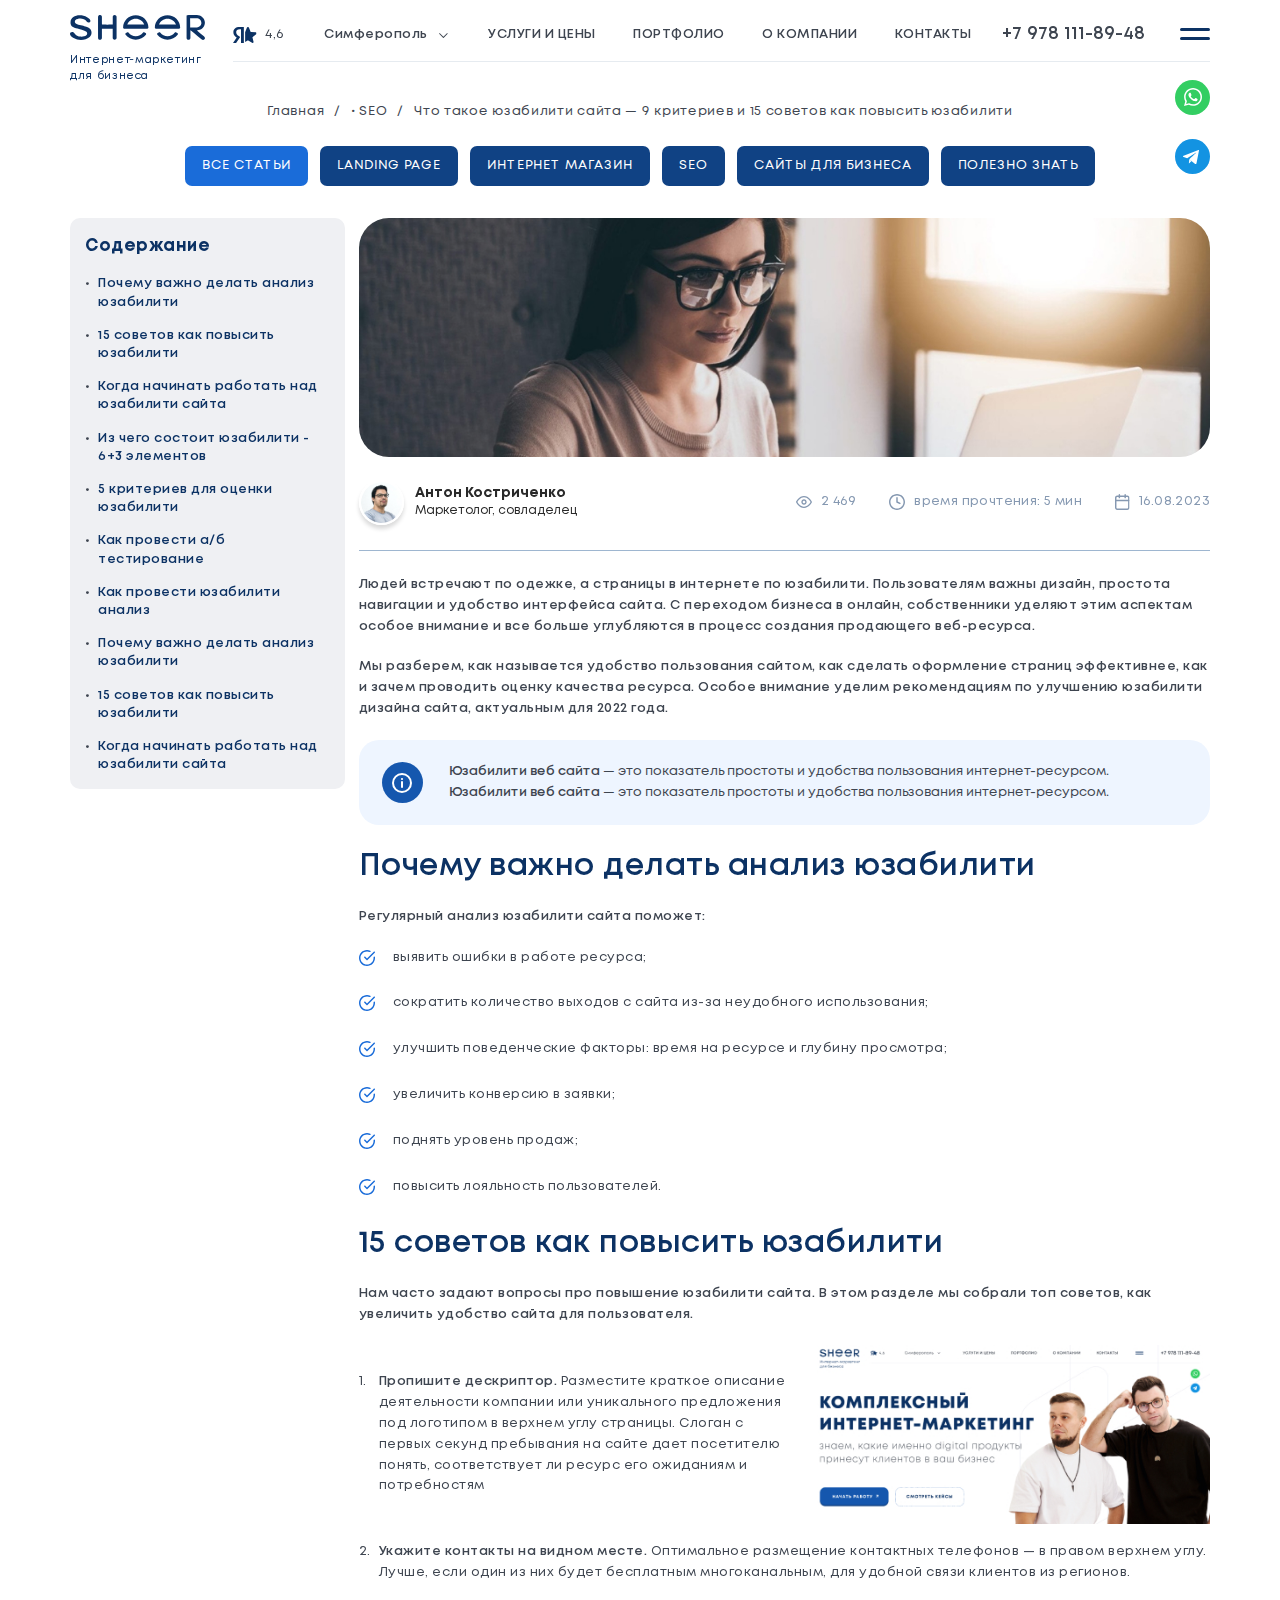
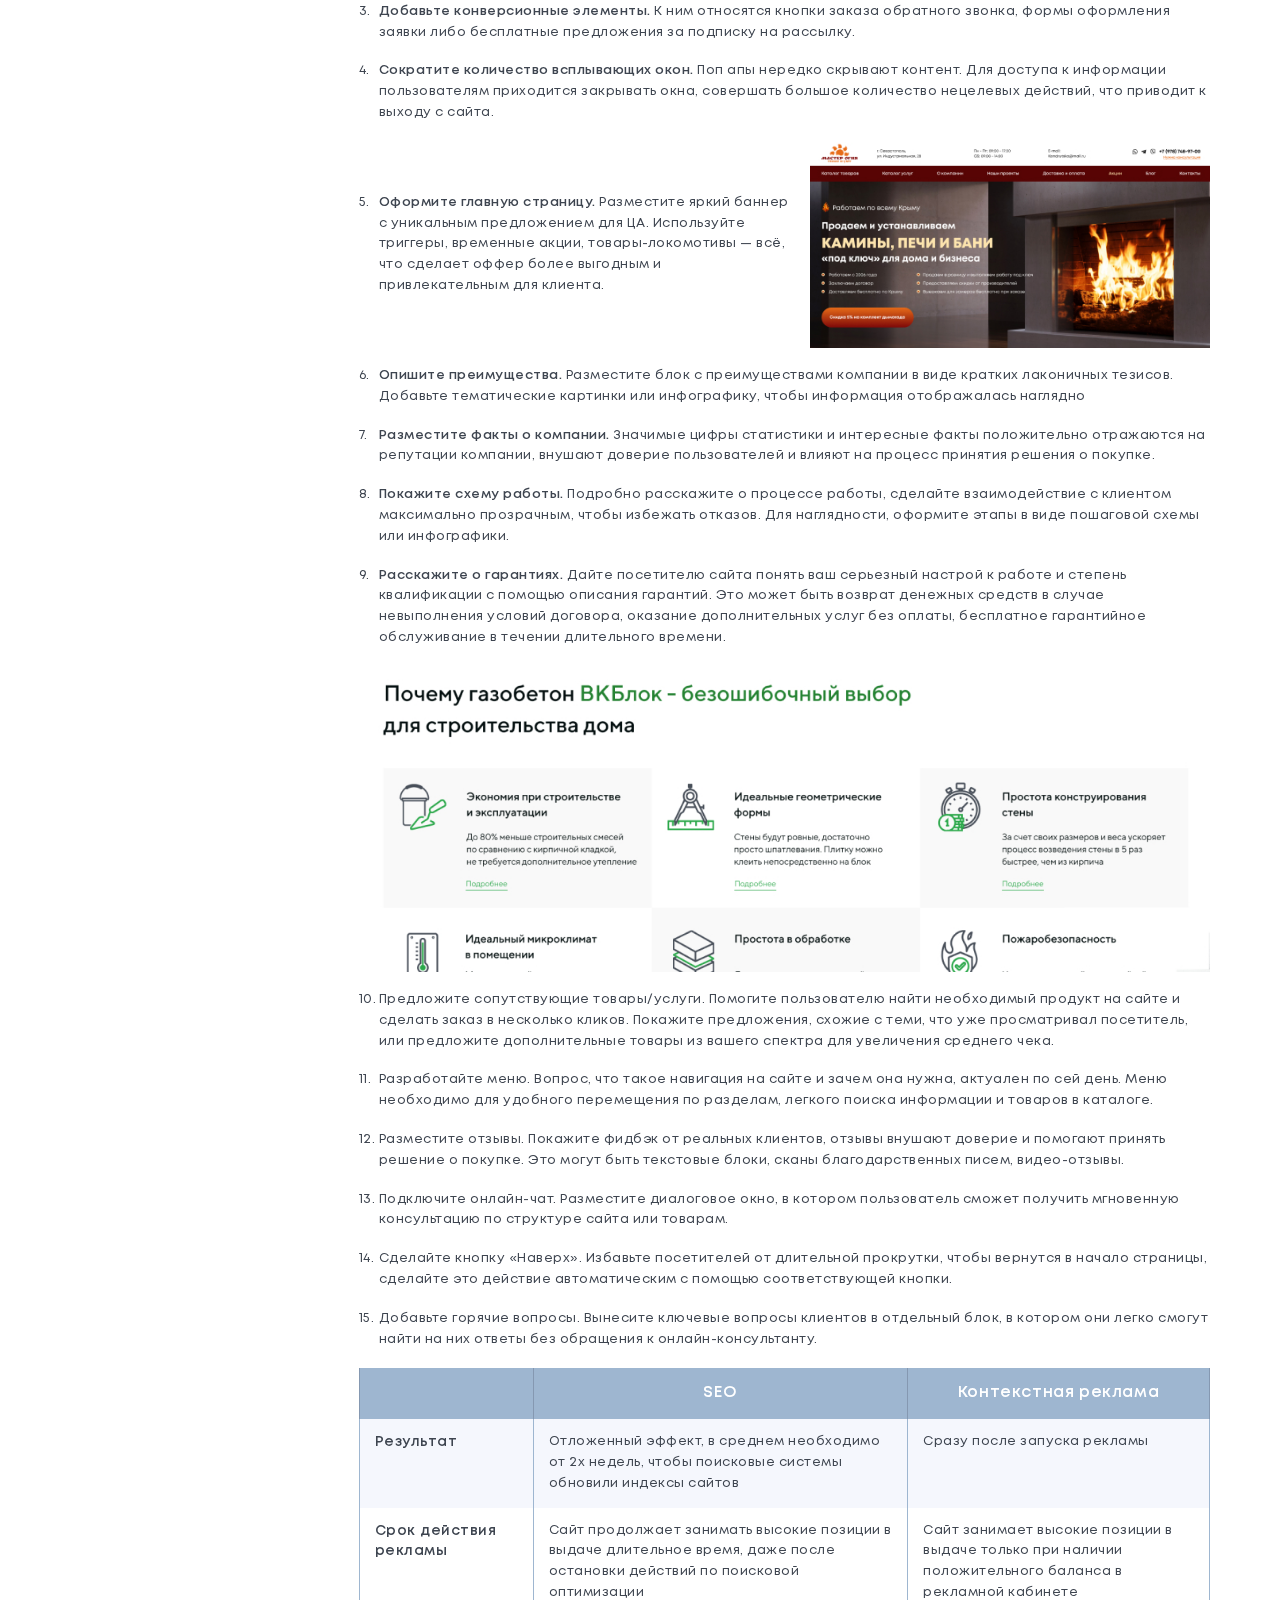
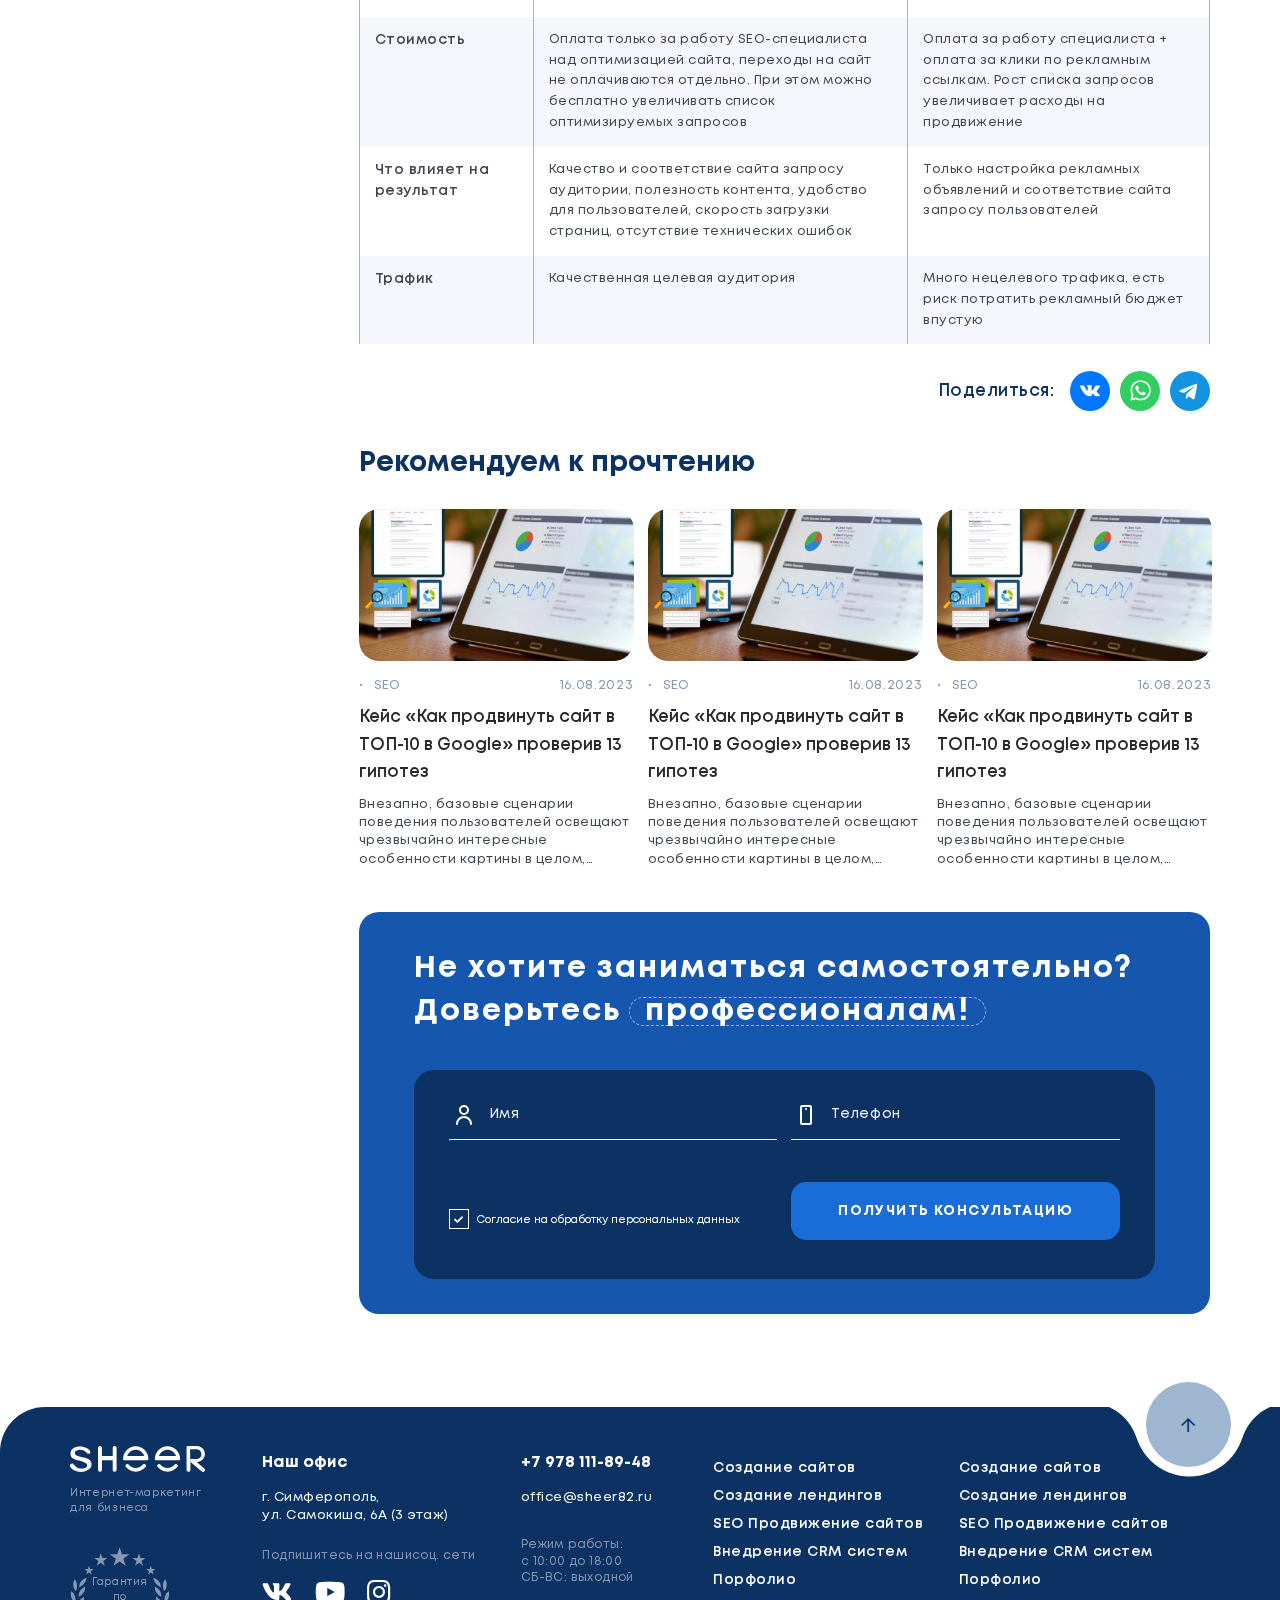
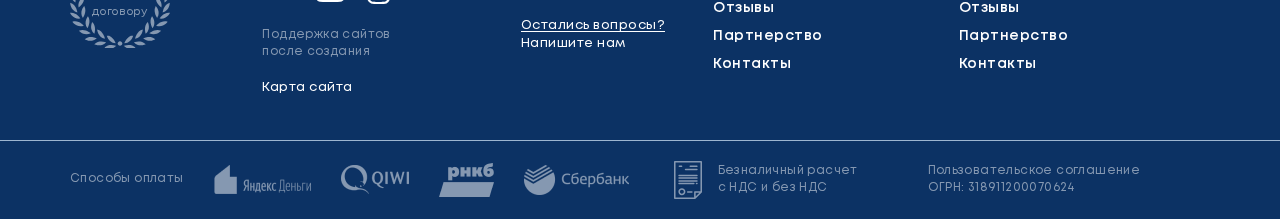
<file: article.html>
<!DOCTYPE html>
<!--[if lt IE 7]><html lang="ru" class="lt-ie9 lt-ie8 lt-ie7"><![endif]-->
<!--[if IE 7]><html lang="ru" class="lt-ie9 lt-ie8"><![endif]-->
<!--[if IE 8]><html lang="ru" class="lt-ie9"><![endif]-->
<!--[if gt IE 8]><!-->
<html lang="ru">
<!--<![endif]-->
<head>
	<meta charset="utf-8" />
	<title>Заголовок</title>
	<meta http-equiv="X-UA-Compatible" content="IE=edge" />
	<meta name="viewport" content="width=device-width, initial-scale=1.0" />
	<meta name="format-detection" content="telephone=no" />
	<link rel="shortcut icon" href="favicon.png" />
	<link rel="stylesheet" href="libs/bootstrap/bootstrap-grid.css" />
	<link rel="stylesheet" href="libs/fontawesome-free-5.12.0-web/css/all.min.css" />
	<link rel="stylesheet" href="libs/modal-video/modal-video.css" />
	<link rel="stylesheet" href="libs/fancybox/jquery.fancybox.css" />
	<link rel="stylesheet" href="libs/slick-1.5.9/slick/slick.css" />
	<link rel="stylesheet" href="libs/slick-1.5.9/slick/slick-theme.css" />
	<link rel="stylesheet" href="css/fonts.css" />
	<link rel="stylesheet" href="css/main.css?ver=1.22" />
	<link rel="stylesheet" href="css/media.css?ver=1.22" />
</head>
<body>

	<div class="wrapper wrapper_page"> 

		<header class="header default">
			<div class="container">
				<div class="header__wrapper">
					<span class='sandwich sandwich_mobile'>
						<span class='sw-topper'></span>
						<span class='sw-footer'></span>
					</span>
					<div class="logo-wrap">
						<a href="#" class="logo">
							<img src="img/logo.svg" alt="alt">
						</a>
						<div class="logo-descr"><span>Интернет-</span>маркетинг для бизнеса</div>
					</div>
					<div class="header__content">
						<div class="rating-main"><img src="img/rating.svg" alt="alt">4,6</div>
						<div class="location-main">
							<div class="location-main__value">Симферополь <i class="far fa-chevron-down"></i></div>
						</div>
						<ul class="menu">
							<li><a href="#">услуги и цены</a></li>
							<li><a href="#">портфолио</a></li>
							<li><a href="#">о компании</a></li>
							<li><a href="#">контакты</a></li>
						</ul>
						<div class="header__content-mobile">
							<div class="rating-main"><img src="img/rating.svg" alt="alt">4,6</div>
							<div class="location-main">
								<div class="location-main__value">Симферополь <i class="far fa-chevron-down"></i></div>
							</div>
						</div>
						<a href="tel:+79781118948" class="phone-main">+7 978 111-89-48</a>
						<ul class="vertical-socials">
							<li><a href="#"><img src="img/wp.svg" alt="alt"></a></li>
							<li><a href="#"><img src="img/tg.svg" alt="alt"></a></li>
						</ul>
						<span class='sandwich sandwich_desktop'>
							<span class='sw-topper'></span>
							<span class='sw-footer'></span>
						</span>
					</div>
					<a href="tel:+79781118948" class="phone-mobile"><i class="fas fa-phone-alt"></i></a>
					<div class="menu-dropdown">
						<ul class="list-menu">
							<li class="list-menu__haschild">
								<a href="#">О компании</a>
								<ul>
									<li><a href="#">О нас</a></li>
									<li><a href="#">Отзывы</a></li>
									<li><a href="#">Команда</a></li>
									<li><a href="#">Вакансии</a></li>
									<li><a href="#">Сертификаты</a></li>
								</ul>
							</li>
							<li class="list-menu__haschild">
								<a href="#">Услуги</a>
								<ul>
									<li><a href="#">Комплексный маркетинг</a></li>
									<li><a href="#">Создание сайта</a></li>
									<li><a href="#">Доработка сайта</a></li>
									<li><a href="#">Создание лендинга</a></li>
									<li><a href="#">SEO</a></li>
									<li><a href="#">Контекст</a></li>
									<li><a href="#">Таргет</a></li>
									<li><a href="#">Авито</a></li>
									<li><a href="#">Настройка сервисов Яндекса</a></li>
								</ul>
							</li>
							<li><a href="#">Портфолио</a></li>
							<li><a href="#">Полезные статьи</a></li>
							<li><a href="#">Контакты</a></li>
						</ul>
						<div class="contacts-menu">
							<p>г. Симферополь, <br>ул. Самокиша, 6А (3 этаж)</p>
							<p><a href="mailto:office@sheer82.ru">office@sheer82.ru</a></p>
							<p><a href="tel:+79781118948" class="phone-main">+7 978 111-89-48</a></p>
							<ul class="list-social">
								<li><a href="#"><i class="fab fa-whatsapp"></i></a></li>
								<li><a href="#"><i class="fab fa-telegram-plane"></i></a></li>
								<li><a href="#"><i class="fab fa-vk"></i></a></li>
								<li><a href="#"><i class="fab fa-youtube"></i></a></li>
							</ul>
						</div>
					</div>
					<div class="menu-overlay"></div>
				</div>
			</div>
		</header>

		<section class="article">
			<div class="container">
				<ul class="breadcrumbs">
					<li><a href="#">Главная</a></li>
					<li><a href="#">• SEO</a></li>
					<li>Что такое юзабилити сайта — 9 критериев и 15 советов как повысить юзабилити</li>
				</ul>
				<ul class="nav-page">
					<li class="active"><a href="#">все статьи</a></li>
					<li><a href="#">LANDING PAGE</a></li>
					<li><a href="#">ИНТЕРНЕТ МАГАЗИН</a></li>
					<li><a href="#">SEO</a></li>
					<li><a href="#">САЙТЫ ДЛЯ БИЗНЕСА</a></li>
					<li><a href="#">ПОЛЕЗНО ЗНАТЬ</a></li>
				</ul>
				<div class="row">
					<div class="col-lg-3">
						<div class="nav-article">
							<div class="title-middle">Содержание  <i class="far fa-chevron-down"></i></div>
							<ul>
								<li><a href="#article-1">Почему важно делать анализ юзабилити</a></li>
								<li><a href="#article-2">15 советов как повысить юзабилити</a></li>
								<li><a href="#article-2">Когда начинать работать над юзабилити сайта </a></li>
								<li><a href="#article-2">Из чего состоит юзабилити - 6+3 элементов </a></li>
								<li><a href="#article-2">5 критериев для оценки юзабилити </a></li>
								<li><a href="#article-2">Как провести а/б тестирование </a></li>
								<li><a href="#article-2">Как провести юзабилити анализ</a></li>
								<li><a href="#article-2">Почему важно делать анализ юзабилити</a></li>
								<li><a href="#article-2">15 советов как повысить юзабилити</a></li>
								<li><a href="#article-2">Когда начинать работать над юзабилити сайта </a></li>
							</ul>
						</div>
					</div>
					<div class="col-lg-9">
						<div class="article-top">
							<img src="img/article1.jpg" alt="alt">
							<div class="article-top__bottom">
								<a href="#" class="author-blog">
									<span class="author-blog__image">
										<img src="img/author1.jpg" alt="alt">
									</span>
									<span class="author-blog__content">
										<span class="author-blog__title">Антон Костриченко</span>
										<span class="author-blog__descr">Маркетолог, совладелец</span>
									</span>
								</a>
								<div class="article-features">
									<div class="feature-article"><img src="img/ic_views.svg" alt="alt">2 469</div>
									<div class="feature-article"><img src="img/ic_time.svg" alt="alt">время прочтения: 5 мин</div>
									<div class="feature-article"><img src="img/ic_calendar.svg" alt="alt">16.08.2023</div>
								</div>
							</div>
						</div>
						<div class="article-content">
							<p><strong>Людей встречают по одежке, а страницы в интернете по юзабилити. Пользователям важны дизайн, простота навигации и удобство интерфейса сайта. С переходом бизнеса в онлайн, собственники уделяют этим аспектам особое внимание и все больше углубляются в процесс создания продающего веб-ресурса.</strong></p>
							<p><strong>Мы разберем, как называется удобство пользования сайтом, как сделать оформление страниц эффективнее, как и зачем проводить оценку качества ресурса. Особое внимание уделим рекомендациям по улучшению юзабилити дизайна сайта, актуальным для 2022 года.</strong></p>
							<div class="info-text"><strong>Юзабилити веб сайта</strong> — это показатель простоты и удобства пользования интернет-ресурсом. <strong>Юзабилити веб сайта</strong> — это показатель простоты и удобства пользования интернет-ресурсом.</div>
							<h2 id="article-1">Почему важно делать анализ юзабилити</h2>
							<p><strong>Регулярный анализ юзабилити сайта поможет:</strong></p>
							<ul>
								<li>выявить ошибки в работе ресурса;</li>
								<li>сократить количество выходов с сайта из-за неудобного использования;</li>
								<li>улучшить поведенческие факторы: время на ресурсе и глубину просмотра;</li>
								<li>увеличить конверсию в заявки;</li>
								<li>поднять уровень продаж;</li>
								<li>повысить лояльность пользователей.</li>
							</ul>
							<h2 id="article-2">15 советов как повысить юзабилити</h2>
							<p><strong>Нам часто задают вопросы про повышение юзабилити сайта. В этом разделе мы собрали топ советов, как увеличить удобство сайта для пользователя.</strong></p>
							<ol>
								<li><p><strong>Пропишите дескриптор.</strong> Разместите краткое описание деятельности компании или уникального предложения под логотипом в верхнем углу страницы. Слоган с первых секунд пребывания на сайте дает посетителю понять, соответствует ли ресурс его ожиданиям и потребностям</p> <img src="img/article2.jpg" alt="alt"></li>
								<li><p><strong>Укажите контакты на видном месте.</strong> Оптимальное размещение контактных телефонов — в правом верхнем углу. Лучше, если один из них будет бесплатным многоканальным, для удобной связи клиентов из регионов.</p></li>
								<li><p><strong>Добавьте конверсионные элементы.</strong> К ним относятся кнопки заказа обратного звонка, формы оформления заявки либо бесплатные предложения за подписку на рассылку.</p></li>
								<li><p><strong>Сократите количество всплывающих окон.</strong> Поп апы нередко скрывают контент. Для доступа к информации пользователям приходится закрывать окна, совершать большое количество нецелевых действий, что приводит к выходу с сайта.</p></li>
								<li><p><strong>Оформите главную страницу.</strong> Разместите яркий баннер с уникальным предложением для ЦА. Используйте триггеры, временные акции, товары-локомотивы — всё, что сделает оффер более выгодным и привлекательным для клиента.</p><img src="img/article3.jpg" alt="alt"></li>
								<li><p><strong>Опишите преимущества.</strong> Разместите блок с преимуществами компании в виде кратких лаконичных тезисов. Добавьте тематические картинки или инфографику, чтобы информация отображалась наглядно</p></li>
								<li><p><strong>Разместите факты о компании.</strong> Значимые цифры статистики и интересные факты положительно отражаются на репутации компании, внушают доверие пользователей и влияют на процесс принятия решения о покупке.</p></li>
								<li><p><strong>Покажите схему работы.</strong> Подробно расскажите о процессе работы, сделайте взаимодействие с клиентом максимально прозрачным, чтобы избежать отказов. Для наглядности, оформите этапы в виде пошаговой схемы или инфографики.</p></li>
								<li><p><strong>Расскажите о гарантиях.</strong> Дайте посетителю сайта понять ваш серьезный настрой к работе и степень квалификации с помощью описания гарантий. Это может быть возврат денежных средств в случае невыполнения условий договора, оказание дополнительных услуг без оплаты, бесплатное гарантийное обслуживание в течении длительного времени.</p></li>
								<li><img src="img/article4.jpg" alt="alt"></li>
								<li><p>Предложите сопутствующие товары/услуги. Помогите пользователю найти необходимый продукт на сайте и сделать заказ в несколько кликов. Покажите предложения, схожие с теми, что уже просматривал посетитель, или предложите дополнительные товары из вашего спектра для увеличения среднего чека.</p></li>
								<li><p>Разработайте меню. Вопрос, что такое навигация на сайте и зачем она нужна, актуален по сей день. Меню необходимо для удобного перемещения по разделам, легкого поиска информации и товаров в каталоге.</p></li>
								<li><p>Разместите отзывы. Покажите фидбэк от реальных клиентов, отзывы внушают доверие и помогают принять решение о покупке. Это могут быть текстовые блоки, сканы благодарственных писем, видео-отзывы.</p></li>
								<li><p>Подключите онлайн-чат. Разместите диалоговое окно, в котором пользователь сможет получить мгновенную консультацию по структуре сайта или товарам.</p></li>
								<li><p>Сделайте кнопку «Наверх». Избавьте посетителей от длительной прокрутки, чтобы вернутся в начало страницы, сделайте это действие автоматическим с помощью соответствующей кнопки.</p></li>
								<li><p>Добавьте горячие вопросы. Вынесите ключевые вопросы клиентов в отдельный блок, в котором они легко смогут найти на них ответы без обращения к онлайн-консультанту.</p></li>
							</ol>
							<div class="table-wrap">
								<table>
									<thead>
										<tr>
											<th></th>
											<th>SEO</th>
											<th>Контекстная реклама</th>
										</tr>
									</thead>
									<tbody>
										<tr>
											<td>Результат</td>
											<td>Отложенный эффект, в среднем необходимо от 2х недель, чтобы поисковые системы обновили индексы сайтов</td>
											<td>Сразу после запуска рекламы</td>
										</tr>
										<tr>
											<td>Срок действия рекламы</td>
											<td>Сайт продолжает занимать высокие позиции в выдаче длительное время, даже после остановки действий по поисковой оптимизации</td>
											<td>Сайт занимает высокие позиции в выдаче только при наличии положительного баланса в рекламной кабинете</td>
										</tr>
										<tr>
											<td>Стоимость</td>
											<td>Оплата только за работу SEO-специалиста над оптимизацией сайта, переходы на сайт не оплачиваются отдельно. При этом можно бесплатно увеличивать список оптимизируемых запросов</td>
											<td>Оплата за работу специалиста + оплата за клики по рекламным ссылкам. Рост списка запросов увеличивает расходы на продвижение</td>
										</tr>
										<tr>
											<td>Что влияет на результат</td>
											<td>Качество и соответствие сайта запросу аудитории, полезность контента, удобство для пользователей, скорость загрузки страниц, отсутствие технических ошибок</td>
											<td>Только настройка рекламных объявлений и соответствие сайта запросу пользователей</td>
										</tr>
										<tr>
											<td>Трафик</td>
											<td>Качественная целевая аудитория</td>
											<td>Много нецелевого трафика, есть риск потратить рекламный бюджет впустую</td>
										</tr>
									</tbody>
								</table>
							</div>
						</div>
						<div class="share-article">
							<div class="title-middle">Поделиться:</div>
							<ul class="socials-main">
								<li><a href="#"><img src="img/vk.svg" alt="alt"></a></li>
								<li><a href="#"><img src="img/wp.svg" alt="alt"></a></li>
								<li><a href="#"><img src="img/tg.svg" alt="alt"></a></li>
							</ul>
						</div>
						<h2 class="subtitle-section">Рекомендуем к прочтению</h2>
						<ul class="slider-news-three">
							<li>
								<div class="item-blog">
									<a href="#" class="item-blog__image">
										<img src="img/blog5.jpg" alt="alt">
									</a>
									<div class="top-blog">
										<a href="#" class="category-blog">SEO</a>
										<div class="date-blog"> 16.08.2023</div>
									</div>
									<a href="#" class="title-middle">Кейс «Как продвинуть сайт в ТОП-10 в Google» проверив 13 гипотез</a>
									<div class="item-blog__text">Внезапно, базовые сценарии поведения пользователей освещают чрезвычайно интересные особенности картины в целом, однако конкретные выводы....</div>
								</div>
							</li>
							<li>
								<div class="item-blog">
									<a href="#" class="item-blog__image">
										<img src="img/blog5.jpg" alt="alt">
									</a>
									<div class="top-blog">
										<a href="#" class="category-blog">SEO</a>
										<div class="date-blog"> 16.08.2023</div>
									</div>
									<a href="#" class="title-middle">Кейс «Как продвинуть сайт в ТОП-10 в Google» проверив 13 гипотез</a>
									<div class="item-blog__text">Внезапно, базовые сценарии поведения пользователей освещают чрезвычайно интересные особенности картины в целом, однако конкретные выводы....</div>
								</div>
							</li>
							<li>
								<div class="item-blog">
									<a href="#" class="item-blog__image">
										<img src="img/blog5.jpg" alt="alt">
									</a>
									<div class="top-blog">
										<a href="#" class="category-blog">SEO</a>
										<div class="date-blog"> 16.08.2023</div>
									</div>
									<a href="#" class="title-middle">Кейс «Как продвинуть сайт в ТОП-10 в Google» проверив 13 гипотез</a>
									<div class="item-blog__text">Внезапно, базовые сценарии поведения пользователей освещают чрезвычайно интересные особенности картины в целом, однако конкретные выводы....</div>
								</div>
							</li>
						</ul>
						<div class="form-page">
							<h2 class="title-section">Не хотите заниматься самостоятельно? Доверьтесь <span>профессионалам!</span></h2>
							<form>
								<div class="row">
									<div class="col-lg-6">
										<div class="item-form">
											<div class="item-form__icon">
												<img src="img/user.svg" alt="alt">
											</div>
											<input type="text" placeholder="Имя" required="required">
										</div>
									</div>
									<div class="col-lg-6">
										<div class="item-form">
											<div class="item-form__icon">
												<img src="img/mobile.svg" alt="alt">
											</div>
											<input type="text" placeholder="Телефон" class="input-phone" required="required">
										</div>
									</div>
									<div class="col-lg-6 col_checkbox">
										<div class="checkbox">
											<label>
												<input type="checkbox" required="required" checked="checked" />
												<span>Согласие на обработку персональных данных</span>
											</label>
										</div>
									</div>
									<div class="col-lg-6">
										<input type="submit" value="получить консультацию" class="btn-main">
									</div>
								</div>
							</form>
						</div>
					</div>
				</div>
			</div>
		</section>

		<footer class="footer">
			<div class="container">
				<div class="btn-top"><i class="far fa-arrow-up"></i></div>
				<div class="row">
					<div class="col-lg-2 footer__left">
						<div class="footer__logo">
							<a href="#" class="logo">
								<img src="img/logo2.svg" alt="alt">
							</a>
							<div class="logo-descr">Интернет-маркетинг для бизнеса</div>
						</div>
						<div class="guarantee-main">Гарантия по договору</div>
					</div>
					<div class="col-lg-3">
						<div class="footer__title">Наш офис</div>
						<p>г. Симферополь, <br>ул. Самокиша, 6А (3 этаж)</p>
						<div class="footer__mobile">
							<div class="footer__flex">
								<div class="footer__mobile-left">
									<div class="footer__title"><a href="tel:+79781118948">+7 978 111-89-48</a></div>
									<a href="mailto:office@sheer82.ru" class="footer__link">office@sheer82.ru</a>
									<div class="footer__callback"><a href="#">Остались вопросы?</a> <br>Напишите нам</div>
								</div>
								<div class="footer__subtitle footer__subtitle_time">Режим работы: <br>с 10:00 до 18:00 <br>СБ-ВС: выходной</div>
							</div>
						</div>
						<div class="footer__flex">
							<div class="footer__socials">
								<div class="footer__subtitle">Подпишитесь на нашисоц. сети</div>
								<ul class="socials-main">
									<li><a href="#"><i class="fab fa-vk"></i></a></li>
									<li><a href="#"><i class="fab fa-youtube"></i></a></li>
									<li><a href="#"><i class="fab fa-instagram"></i></a></li>
								</ul>
							</div>
							<div>
								<div class="footer__subtitle footer__subtitle_support">Поддержка сайтов после создания</div>
								<a href="#" class="footer__link">Карта сайта</a>
							</div>
						</div>
					</div>
					<div class="col-lg-2">
						<div class="footer__contacts">
							<div class="footer__title"><a href="tel:+79781118948">+7 978 111-89-48</a></div>
							<a href="mailto:office@sheer82.ru" class="footer__link">office@sheer82.ru</a>
							<div class="footer__subtitle footer__subtitle_time">Режим работы: <br>с 10:00 до 18:00 <br>СБ-ВС: выходной</div>
							<div class="footer__callback"><a href="#">Остались вопросы?</a> <br>Напишите нам</div>
						</div>
					</div>
					<div class="col-lg-5">
						<ul class="footer__nav">
							<li><a href="#">Создание сайтов</a></li>
							<li><a href="#">Создание лендингов</a></li>
							<li><a href="#">SEO Продвижение сайтов</a></li>
							<li><a href="#">Внедрение CRM систем</a></li>
							<li><a href="#">Порфолио</a></li>
							<li><a href="#">Отзывы</a></li>
							<li><a href="#">Партнерство</a></li>
							<li><a href="#">Контакты</a></li>
							<li><a href="#">Создание сайтов</a></li>
							<li><a href="#">Создание лендингов</a></li>
							<li><a href="#">SEO Продвижение сайтов</a></li>
							<li><a href="#">Внедрение CRM систем</a></li>
							<li><a href="#">Порфолио</a></li>
							<li><a href="#">Отзывы</a></li>
							<li><a href="#">Партнерство</a></li>
							<li><a href="#">Контакты</a></li>
						</ul>
					</div>
				</div>
			</div>
			<div class="footer-bottom">
				<div class="container">
					<div class="footer-bottom__wrapper">
						<div class="footer-payments">
							<div class="footer-payments__title">Способы оплаты</div>
							<div class="footer-payments__item">
								<img src="img/payment1.png" alt="alt">
							</div>
							<div class="footer-payments__item">
								<img src="img/payment2.png" alt="alt">
							</div>
							<div class="footer-payments__item">
								<img src="img/payment3.png" alt="alt">
							</div>
							<div class="footer-payments__item">
								<img src="img/payment4.png" alt="alt">
							</div>
						</div>
						<div class="footer__calculation"><img src="img/ic_blank.svg" alt="alt">Безналичный расчет <br>с НДС и без НДС</div>
						<div class="footer__agreement">Пользовательское соглашение <br>ОГРН: 318911200070624</div>
					</div>
				</div>
			</div>
			<div class="footer__bg"></div>
		</footer>

	</div>

	<!--[if lt IE 9]>
	<script src="libs/html5shiv/es5-shim.min.js"></script>
	<script src="libs/html5shiv/html5shiv.min.js"></script>
	<script src="libs/html5shiv/html5shiv-printshiv.min.js"></script>
	<script src="libs/respond/respond.min.js"></script>
<![endif]-->
<script src="libs/jquery/jquery-3.6.0.min.js"></script>
<script src="libs/jquery-mousewheel/jquery.mousewheel.min.js"></script>
<script src="libs/fancybox/jquery.fancybox.pack.js"></script>
<script src="libs/slick-1.5.9/slick/slick.min.js"></script>
<script src="libs/scroll2id/PageScroll2id.min.js"></script>
<script src="libs/mask/jquery.maskedinput.js"></script>
<script src="libs/modal-video/jquery-modal-video.min.js"></script>
<script src="libs/beforeafter/beforeafter.jquery-1.0.0.min.js"></script>
<script src="libs/jQueryFormStyler-master/jquery.formstyler.min.js"></script>
<script src="js/common.js?ver=1.22"></script>
<!-- Yandex.Metrika counter --><!-- /Yandex.Metrika counter -->
<!-- Google Analytics counter --><!-- /Google Analytics counter -->
</body>
</html>
</file>
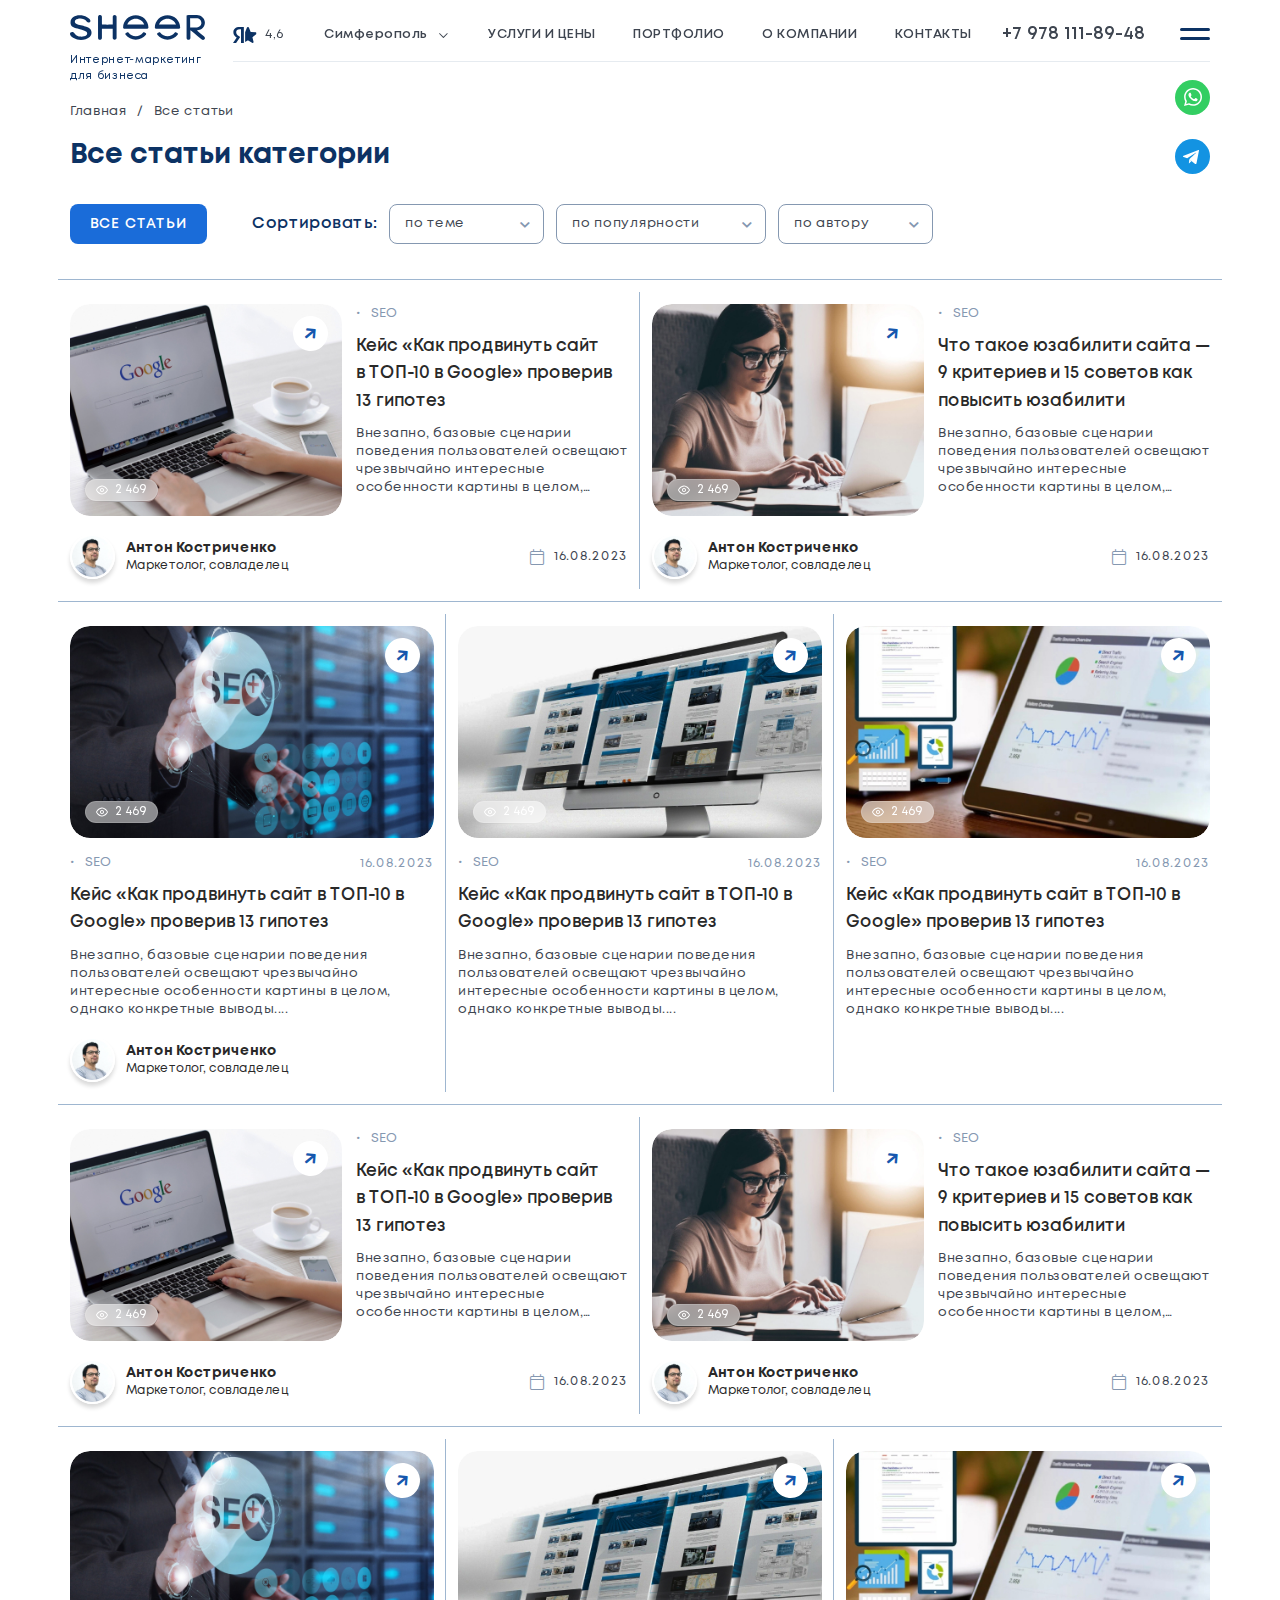
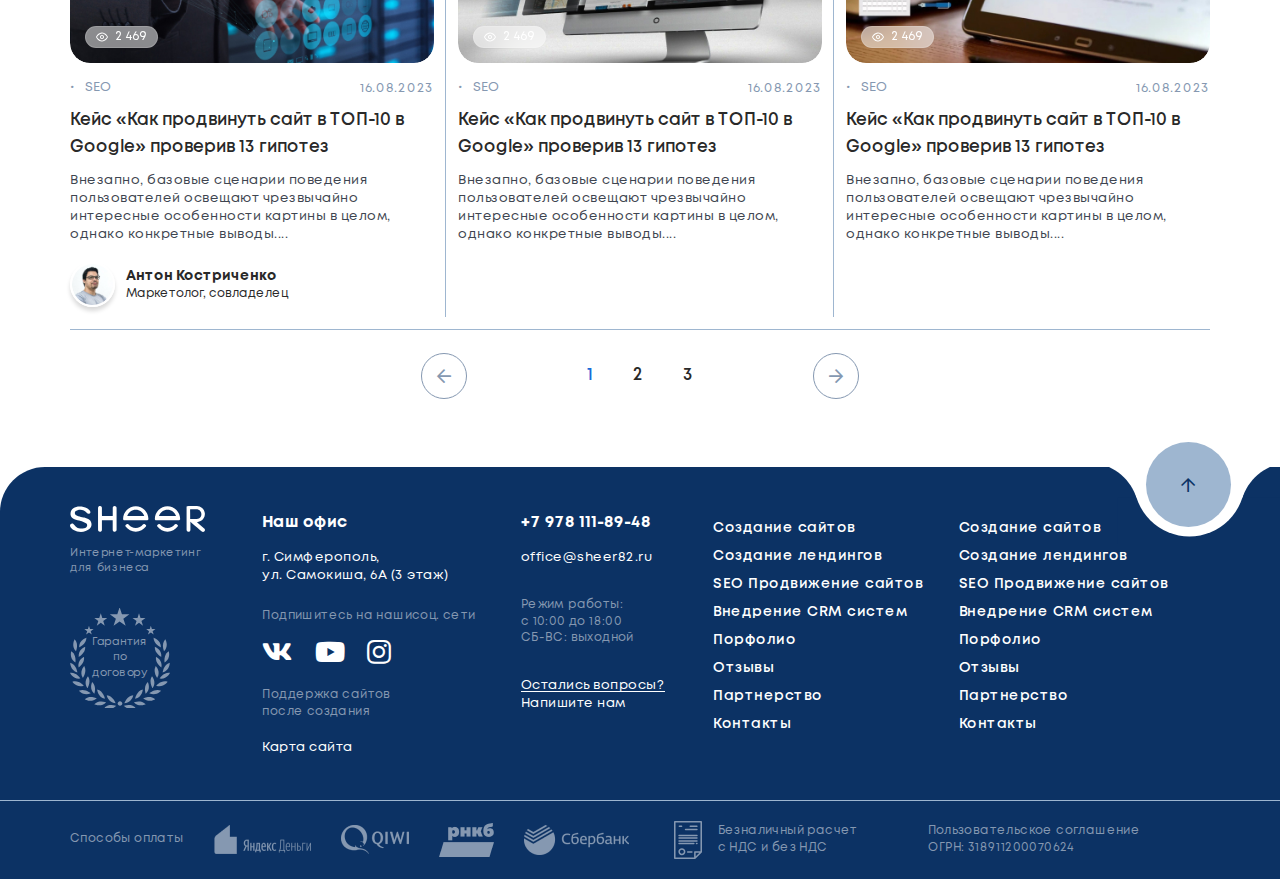
<file: categories.html>
<!DOCTYPE html>
<!--[if lt IE 7]><html lang="ru" class="lt-ie9 lt-ie8 lt-ie7"><![endif]-->
<!--[if IE 7]><html lang="ru" class="lt-ie9 lt-ie8"><![endif]-->
<!--[if IE 8]><html lang="ru" class="lt-ie9"><![endif]-->
<!--[if gt IE 8]><!-->
<html lang="ru">
<!--<![endif]-->
<head>
	<meta charset="utf-8" />
	<title>Заголовок</title>
	<meta http-equiv="X-UA-Compatible" content="IE=edge" />
	<meta name="viewport" content="width=device-width, initial-scale=1.0" />
	<meta name="format-detection" content="telephone=no" />
	<link rel="shortcut icon" href="favicon.png" />
	<link rel="stylesheet" href="libs/bootstrap/bootstrap-grid.css" />
	<link rel="stylesheet" href="libs/fontawesome-free-5.12.0-web/css/all.min.css" />
	<link rel="stylesheet" href="libs/modal-video/modal-video.css" />
	<link rel="stylesheet" href="libs/fancybox/jquery.fancybox.css" />
	<link rel="stylesheet" href="libs/slick-1.5.9/slick/slick.css" />
	<link rel="stylesheet" href="libs/slick-1.5.9/slick/slick-theme.css" />
	<link rel="stylesheet" href="css/fonts.css" />
	<link rel="stylesheet" href="css/main.css?ver=1.22" />
	<link rel="stylesheet" href="css/media.css?ver=1.22" />
</head>
<body>

	<div class="wrapper wrapper_page"> 

		<header class="header default">
			<div class="container">
				<div class="header__wrapper">
					<span class='sandwich sandwich_mobile'>
						<span class='sw-topper'></span>
						<span class='sw-footer'></span>
					</span>
					<div class="logo-wrap">
						<a href="#" class="logo">
							<img src="img/logo.svg" alt="alt">
						</a>
						<div class="logo-descr"><span>Интернет-</span>маркетинг для бизнеса</div>
					</div>
					<div class="header__content">
						<div class="rating-main"><img src="img/rating.svg" alt="alt">4,6</div>
						<div class="location-main">
							<div class="location-main__value">Симферополь <i class="far fa-chevron-down"></i></div>
						</div>
						<ul class="menu">
							<li><a href="#">услуги и цены</a></li>
							<li><a href="#">портфолио</a></li>
							<li><a href="#">о компании</a></li>
							<li><a href="#">контакты</a></li>
						</ul>
						<div class="header__content-mobile">
							<div class="rating-main"><img src="img/rating.svg" alt="alt">4,6</div>
							<div class="location-main">
								<div class="location-main__value">Симферополь <i class="far fa-chevron-down"></i></div>
							</div>
						</div>
						<a href="tel:+79781118948" class="phone-main">+7 978 111-89-48</a>
						<ul class="vertical-socials">
							<li><a href="#"><img src="img/wp.svg" alt="alt"></a></li>
							<li><a href="#"><img src="img/tg.svg" alt="alt"></a></li>
						</ul>
						<span class='sandwich sandwich_desktop'>
							<span class='sw-topper'></span>
							<span class='sw-footer'></span>
						</span>
					</div>
					<a href="tel:+79781118948" class="phone-mobile"><i class="fas fa-phone-alt"></i></a>
					<div class="menu-dropdown">
						<ul class="list-menu">
							<li class="list-menu__haschild">
								<a href="#">О компании</a>
								<ul>
									<li><a href="#">О нас</a></li>
									<li><a href="#">Отзывы</a></li>
									<li><a href="#">Команда</a></li>
									<li><a href="#">Вакансии</a></li>
									<li><a href="#">Сертификаты</a></li>
								</ul>
							</li>
							<li class="list-menu__haschild">
								<a href="#">Услуги</a>
								<ul>
									<li><a href="#">Комплексный маркетинг</a></li>
									<li><a href="#">Создание сайта</a></li>
									<li><a href="#">Доработка сайта</a></li>
									<li><a href="#">Создание лендинга</a></li>
									<li><a href="#">SEO</a></li>
									<li><a href="#">Контекст</a></li>
									<li><a href="#">Таргет</a></li>
									<li><a href="#">Авито</a></li>
									<li><a href="#">Настройка сервисов Яндекса</a></li>
								</ul>
							</li>
							<li><a href="#">Портфолио</a></li>
							<li><a href="#">Полезные статьи</a></li>
							<li><a href="#">Контакты</a></li>
						</ul>
						<div class="contacts-menu">
							<p>г. Симферополь, <br>ул. Самокиша, 6А (3 этаж)</p>
							<p><a href="mailto:office@sheer82.ru">office@sheer82.ru</a></p>
							<p><a href="tel:+79781118948" class="phone-main">+7 978 111-89-48</a></p>
							<ul class="list-social">
								<li><a href="#"><i class="fab fa-whatsapp"></i></a></li>
								<li><a href="#"><i class="fab fa-telegram-plane"></i></a></li>
								<li><a href="#"><i class="fab fa-vk"></i></a></li>
								<li><a href="#"><i class="fab fa-youtube"></i></a></li>
							</ul>
						</div>
					</div>
					<div class="menu-overlay"></div>
				</div>
			</div>
		</header>

		<section class="page-news page-news_categories">
			<div class="container">
				<ul class="breadcrumbs">
					<li><a href="#">Главная</a></li>
					<li>Все статьи</li>
				</ul>
				<h1 class="subtitle-section">Все статьи категории</h1>
				<div class="sorting-block">
					<a href="#" class="btn-main">все статьи</a>
					<div class="title-small">Сортировать:</div>
					<div class="item-select">
						<select>
							<option value="1">по теме</option>
							<option value="1">по теме</option>
							<option value="1">по теме</option>
							<option value="1">по теме</option>
						</select>
					</div>
					<div class="item-select item-select_big">
						<select>
							<option value="1">по популярности</option>
							<option value="1">по популярности</option>
							<option value="1">по популярности</option>
							<option value="1">по популярности</option>
						</select>
					</div>
					<div class="item-select">
						<select>
							<option value="1">по автору</option>
							<option value="1">по автору</option>
							<option value="1">по автору</option>
							<option value="1">по автору</option>
						</select>
					</div>
				</div>
				<div class="row row_blog">
					<div class="col-lg-6">
						<div class="item-blog">
							<div class="row">
								<div class="col-lg-6">
									<a href="#" class="item-blog__image">
										<img src="img/blog1.jpg" alt="alt">
										<span class="views-blog"><img src="img/eye.svg" alt="alt"> 2 469</span>
									</a>
								</div>
								<div class="col-lg-6">
									<div class="top-blog">
										<a href="#" class="category-blog">SEO</a>
									</div>
									<a href="#" class="title-middle">Кейс «Как продвинуть сайт <br>в ТОП-10 в Google» проверив 13 гипотез</a>
									<div class="item-blog__text">Внезапно, базовые сценарии поведения пользователей освещают чрезвычайно интересные особенности картины в целом, однако конкретные выводы...</div>
								</div>
							</div>
							<div class="item-blog__bottom">
								<a href="#" class="author-blog">
									<span class="author-blog__image">
										<img src="img/author1.jpg" alt="alt">
									</span>
									<span class="author-blog__content">
										<span class="author-blog__title">Антон Костриченко</span>
										<span class="author-blog__descr">Маркетолог, совладелец</span>
									</span>
								</a>
								<div class="date-blog"><i class="fal fa-calendar"></i> 16.08.2023</div>
							</div>
						</div>
					</div>
					<div class="col-lg-6">
						<div class="item-blog">
							<div class="row">
								<div class="col-lg-6">
									<a href="#" class="item-blog__image">
										<img src="img/blog2.jpg" alt="alt">
										<span class="views-blog"><img src="img/eye.svg" alt="alt"> 2 469</span>
									</a>
								</div>
								<div class="col-lg-6">
									<div class="top-blog">
										<a href="#" class="category-blog">SEO</a>
									</div>
									<a href="#" class="title-middle">Что такое юзабилити сайта — 9 критериев и 15 советов как повысить юзабилити</a>
									<div class="item-blog__text">Внезапно, базовые сценарии поведения пользователей освещают чрезвычайно интересные особенности картины в целом, однако конкретные выводы...</div>
								</div>
							</div>
							<div class="item-blog__bottom">
								<a href="#" class="author-blog">
									<span class="author-blog__image">
										<img src="img/author1.jpg" alt="alt">
									</span>
									<span class="author-blog__content">
										<span class="author-blog__title">Антон Костриченко</span>
										<span class="author-blog__descr">Маркетолог, совладелец</span>
									</span>
								</a>
								<div class="date-blog"><i class="fal fa-calendar"></i> 16.08.2023</div>
							</div>
						</div>
					</div>
				</div>
				<div class="row row_blog">
					<div class="col-lg-4">
						<div class="item-blog">
							<a href="#" class="item-blog__image">
								<img src="img/blog3.jpg" alt="alt">
								<span class="views-blog"><img src="img/eye.svg" alt="alt"> 2 469</span>
							</a>
							<div class="top-blog">
								<a href="#" class="category-blog">SEO</a>
								<div class="date-blog"> 16.08.2023</div>
							</div>
							<a href="#" class="title-middle">Кейс «Как продвинуть сайт в ТОП-10 в Google» проверив 13 гипотез</a>
							<div class="item-blog__text">Внезапно, базовые сценарии поведения пользователей освещают чрезвычайно интересные особенности картины в целом, однако конкретные выводы....</div>
							<div class="item-blog__bottom">
								<a href="#" class="author-blog">
									<span class="author-blog__image">
										<img src="img/author1.jpg" alt="alt">
									</span>
									<span class="author-blog__content">
										<span class="author-blog__title">Антон Костриченко</span>
										<span class="author-blog__descr">Маркетолог, совладелец</span>
									</span>
								</a>
							</div>
						</div>
					</div>
					<div class="col-lg-4">
						<div class="item-blog">
							<a href="#" class="item-blog__image">
								<img src="img/blog4.jpg" alt="alt">
								<span class="views-blog"><img src="img/eye.svg" alt="alt"> 2 469</span>
							</a>
							<div class="top-blog">
								<a href="#" class="category-blog">SEO</a>
								<div class="date-blog"> 16.08.2023</div>
							</div>
							<a href="#" class="title-middle">Кейс «Как продвинуть сайт в ТОП-10 в Google» проверив 13 гипотез</a>
							<div class="item-blog__text">Внезапно, базовые сценарии поведения пользователей освещают чрезвычайно интересные особенности картины в целом, однако конкретные выводы....</div>
							<div class="item-blog__bottom">
								
							</div>
						</div>
					</div>
					<div class="col-lg-4">
						<div class="item-blog">
							<a href="#" class="item-blog__image">
								<img src="img/blog5.jpg" alt="alt">
								<span class="views-blog"><img src="img/eye.svg" alt="alt"> 2 469</span>
							</a>
							<div class="top-blog">
								<a href="#" class="category-blog">SEO</a>
								<div class="date-blog"> 16.08.2023</div>
							</div>
							<a href="#" class="title-middle">Кейс «Как продвинуть сайт в ТОП-10 в Google» проверив 13 гипотез</a>
							<div class="item-blog__text">Внезапно, базовые сценарии поведения пользователей освещают чрезвычайно интересные особенности картины в целом, однако конкретные выводы....</div>
							<div class="item-blog__bottom">
								
							</div>
						</div>
					</div>
				</div>
				<div class="row row_blog">
					<div class="col-lg-6">
						<div class="item-blog">
							<div class="row">
								<div class="col-lg-6">
									<a href="#" class="item-blog__image">
										<img src="img/blog1.jpg" alt="alt">
										<span class="views-blog"><img src="img/eye.svg" alt="alt"> 2 469</span>
									</a>
								</div>
								<div class="col-lg-6">
									<div class="top-blog">
										<a href="#" class="category-blog">SEO</a>
									</div>
									<a href="#" class="title-middle">Кейс «Как продвинуть сайт <br>в ТОП-10 в Google» проверив 13 гипотез</a>
									<div class="item-blog__text">Внезапно, базовые сценарии поведения пользователей освещают чрезвычайно интересные особенности картины в целом, однако конкретные выводы...</div>
								</div>
							</div>
							<div class="item-blog__bottom">
								<a href="#" class="author-blog">
									<span class="author-blog__image">
										<img src="img/author1.jpg" alt="alt">
									</span>
									<span class="author-blog__content">
										<span class="author-blog__title">Антон Костриченко</span>
										<span class="author-blog__descr">Маркетолог, совладелец</span>
									</span>
								</a>
								<div class="date-blog"><i class="fal fa-calendar"></i> 16.08.2023</div>
							</div>
						</div>
					</div>
					<div class="col-lg-6">
						<div class="item-blog">
							<div class="row">
								<div class="col-lg-6">
									<a href="#" class="item-blog__image">
										<img src="img/blog2.jpg" alt="alt">
										<span class="views-blog"><img src="img/eye.svg" alt="alt"> 2 469</span>
									</a>
								</div>
								<div class="col-lg-6">
									<div class="top-blog">
										<a href="#" class="category-blog">SEO</a>
									</div>
									<a href="#" class="title-middle">Что такое юзабилити сайта — 9 критериев и 15 советов как повысить юзабилити</a>
									<div class="item-blog__text">Внезапно, базовые сценарии поведения пользователей освещают чрезвычайно интересные особенности картины в целом, однако конкретные выводы...</div>
								</div>
							</div>
							<div class="item-blog__bottom">
								<a href="#" class="author-blog">
									<span class="author-blog__image">
										<img src="img/author1.jpg" alt="alt">
									</span>
									<span class="author-blog__content">
										<span class="author-blog__title">Антон Костриченко</span>
										<span class="author-blog__descr">Маркетолог, совладелец</span>
									</span>
								</a>
								<div class="date-blog"><i class="fal fa-calendar"></i> 16.08.2023</div>
							</div>
						</div>
					</div>
				</div>
				<div class="row row_blog">
					<div class="col-lg-4">
						<div class="item-blog">
							<a href="#" class="item-blog__image">
								<img src="img/blog3.jpg" alt="alt">
								<span class="views-blog"><img src="img/eye.svg" alt="alt"> 2 469</span>
							</a>
							<div class="top-blog">
								<a href="#" class="category-blog">SEO</a>
								<div class="date-blog"> 16.08.2023</div>
							</div>
							<a href="#" class="title-middle">Кейс «Как продвинуть сайт в ТОП-10 в Google» проверив 13 гипотез</a>
							<div class="item-blog__text">Внезапно, базовые сценарии поведения пользователей освещают чрезвычайно интересные особенности картины в целом, однако конкретные выводы....</div>
							<div class="item-blog__bottom">
								<a href="#" class="author-blog">
									<span class="author-blog__image">
										<img src="img/author1.jpg" alt="alt">
									</span>
									<span class="author-blog__content">
										<span class="author-blog__title">Антон Костриченко</span>
										<span class="author-blog__descr">Маркетолог, совладелец</span>
									</span>
								</a>
							</div>
						</div>
					</div>
					<div class="col-lg-4">
						<div class="item-blog">
							<a href="#" class="item-blog__image">
								<img src="img/blog4.jpg" alt="alt">
								<span class="views-blog"><img src="img/eye.svg" alt="alt"> 2 469</span>
							</a>
							<div class="top-blog">
								<a href="#" class="category-blog">SEO</a>
								<div class="date-blog"> 16.08.2023</div>
							</div>
							<a href="#" class="title-middle">Кейс «Как продвинуть сайт в ТОП-10 в Google» проверив 13 гипотез</a>
							<div class="item-blog__text">Внезапно, базовые сценарии поведения пользователей освещают чрезвычайно интересные особенности картины в целом, однако конкретные выводы....</div>
							<div class="item-blog__bottom">
								
							</div>
						</div>
					</div>
					<div class="col-lg-4">
						<div class="item-blog">
							<a href="#" class="item-blog__image">
								<img src="img/blog5.jpg" alt="alt">
								<span class="views-blog"><img src="img/eye.svg" alt="alt"> 2 469</span>
							</a>
							<div class="top-blog">
								<a href="#" class="category-blog">SEO</a>
								<div class="date-blog"> 16.08.2023</div>
							</div>
							<a href="#" class="title-middle">Кейс «Как продвинуть сайт в ТОП-10 в Google» проверив 13 гипотез</a>
							<div class="item-blog__text">Внезапно, базовые сценарии поведения пользователей освещают чрезвычайно интересные особенности картины в целом, однако конкретные выводы....</div>
							<div class="item-blog__bottom">
								
							</div>
						</div>
					</div>
				</div>
				<div class="pager">
					<a class="prev page-numbers" href="#"><i class="far fa-arrow-left"></i></a>
					<span aria-current="page" class="page-numbers current" href="#">1</span> 
					<a class="page-numbers" href="#">2</a> 
					<a class="page-numbers" href="#">3</a> 
					<a class="next page-numbers" href="#"><i class="far fa-arrow-right"></i></a>
				</div>
			</div>
		</section>

		<footer class="footer">
			<div class="container">
				<div class="btn-top"><i class="far fa-arrow-up"></i></div>
				<div class="row">
					<div class="col-lg-2 footer__left">
						<div class="footer__logo">
							<a href="#" class="logo">
								<img src="img/logo2.svg" alt="alt">
							</a>
							<div class="logo-descr">Интернет-маркетинг для бизнеса</div>
						</div>
						<div class="guarantee-main">Гарантия по договору</div>
					</div>
					<div class="col-lg-3">
						<div class="footer__title">Наш офис</div>
						<p>г. Симферополь, <br>ул. Самокиша, 6А (3 этаж)</p>
						<div class="footer__mobile">
							<div class="footer__flex">
								<div class="footer__mobile-left">
									<div class="footer__title"><a href="tel:+79781118948">+7 978 111-89-48</a></div>
									<a href="mailto:office@sheer82.ru" class="footer__link">office@sheer82.ru</a>
									<div class="footer__callback"><a href="#">Остались вопросы?</a> <br>Напишите нам</div>
								</div>
								<div class="footer__subtitle footer__subtitle_time">Режим работы: <br>с 10:00 до 18:00 <br>СБ-ВС: выходной</div>
							</div>
						</div>
						<div class="footer__flex">
							<div class="footer__socials">
								<div class="footer__subtitle">Подпишитесь на нашисоц. сети</div>
								<ul class="socials-main">
									<li><a href="#"><i class="fab fa-vk"></i></a></li>
									<li><a href="#"><i class="fab fa-youtube"></i></a></li>
									<li><a href="#"><i class="fab fa-instagram"></i></a></li>
								</ul>
							</div>
							<div>
								<div class="footer__subtitle footer__subtitle_support">Поддержка сайтов после создания</div>
								<a href="#" class="footer__link">Карта сайта</a>
							</div>
						</div>
					</div>
					<div class="col-lg-2">
						<div class="footer__contacts">
							<div class="footer__title"><a href="tel:+79781118948">+7 978 111-89-48</a></div>
							<a href="mailto:office@sheer82.ru" class="footer__link">office@sheer82.ru</a>
							<div class="footer__subtitle footer__subtitle_time">Режим работы: <br>с 10:00 до 18:00 <br>СБ-ВС: выходной</div>
							<div class="footer__callback"><a href="#">Остались вопросы?</a> <br>Напишите нам</div>
						</div>
					</div>
					<div class="col-lg-5">
						<ul class="footer__nav">
							<li><a href="#">Создание сайтов</a></li>
							<li><a href="#">Создание лендингов</a></li>
							<li><a href="#">SEO Продвижение сайтов</a></li>
							<li><a href="#">Внедрение CRM систем</a></li>
							<li><a href="#">Порфолио</a></li>
							<li><a href="#">Отзывы</a></li>
							<li><a href="#">Партнерство</a></li>
							<li><a href="#">Контакты</a></li>
							<li><a href="#">Создание сайтов</a></li>
							<li><a href="#">Создание лендингов</a></li>
							<li><a href="#">SEO Продвижение сайтов</a></li>
							<li><a href="#">Внедрение CRM систем</a></li>
							<li><a href="#">Порфолио</a></li>
							<li><a href="#">Отзывы</a></li>
							<li><a href="#">Партнерство</a></li>
							<li><a href="#">Контакты</a></li>
						</ul>
					</div>
				</div>
			</div>
			<div class="footer-bottom">
				<div class="container">
					<div class="footer-bottom__wrapper">
						<div class="footer-payments">
							<div class="footer-payments__title">Способы оплаты</div>
							<div class="footer-payments__item">
								<img src="img/payment1.png" alt="alt">
							</div>
							<div class="footer-payments__item">
								<img src="img/payment2.png" alt="alt">
							</div>
							<div class="footer-payments__item">
								<img src="img/payment3.png" alt="alt">
							</div>
							<div class="footer-payments__item">
								<img src="img/payment4.png" alt="alt">
							</div>
						</div>
						<div class="footer__calculation"><img src="img/ic_blank.svg" alt="alt">Безналичный расчет <br>с НДС и без НДС</div>
						<div class="footer__agreement">Пользовательское соглашение <br>ОГРН: 318911200070624</div>
					</div>
				</div>
			</div>
			<div class="footer__bg"></div>
		</footer>

	</div>

	<!--[if lt IE 9]>
	<script src="libs/html5shiv/es5-shim.min.js"></script>
	<script src="libs/html5shiv/html5shiv.min.js"></script>
	<script src="libs/html5shiv/html5shiv-printshiv.min.js"></script>
	<script src="libs/respond/respond.min.js"></script>
<![endif]-->
<script src="libs/jquery/jquery-3.6.0.min.js"></script>
<script src="libs/jquery-mousewheel/jquery.mousewheel.min.js"></script>
<script src="libs/fancybox/jquery.fancybox.pack.js"></script>
<script src="libs/slick-1.5.9/slick/slick.min.js"></script>
<script src="libs/scroll2id/PageScroll2id.min.js"></script>
<script src="libs/mask/jquery.maskedinput.js"></script>
<script src="libs/modal-video/jquery-modal-video.min.js"></script>
<script src="libs/beforeafter/beforeafter.jquery-1.0.0.min.js"></script>
<script src="libs/jQueryFormStyler-master/jquery.formstyler.min.js"></script>
<script src="js/common.js?ver=1.22"></script>
<!-- Yandex.Metrika counter --><!-- /Yandex.Metrika counter -->
<!-- Google Analytics counter --><!-- /Google Analytics counter -->
</body>
</html>
</file>
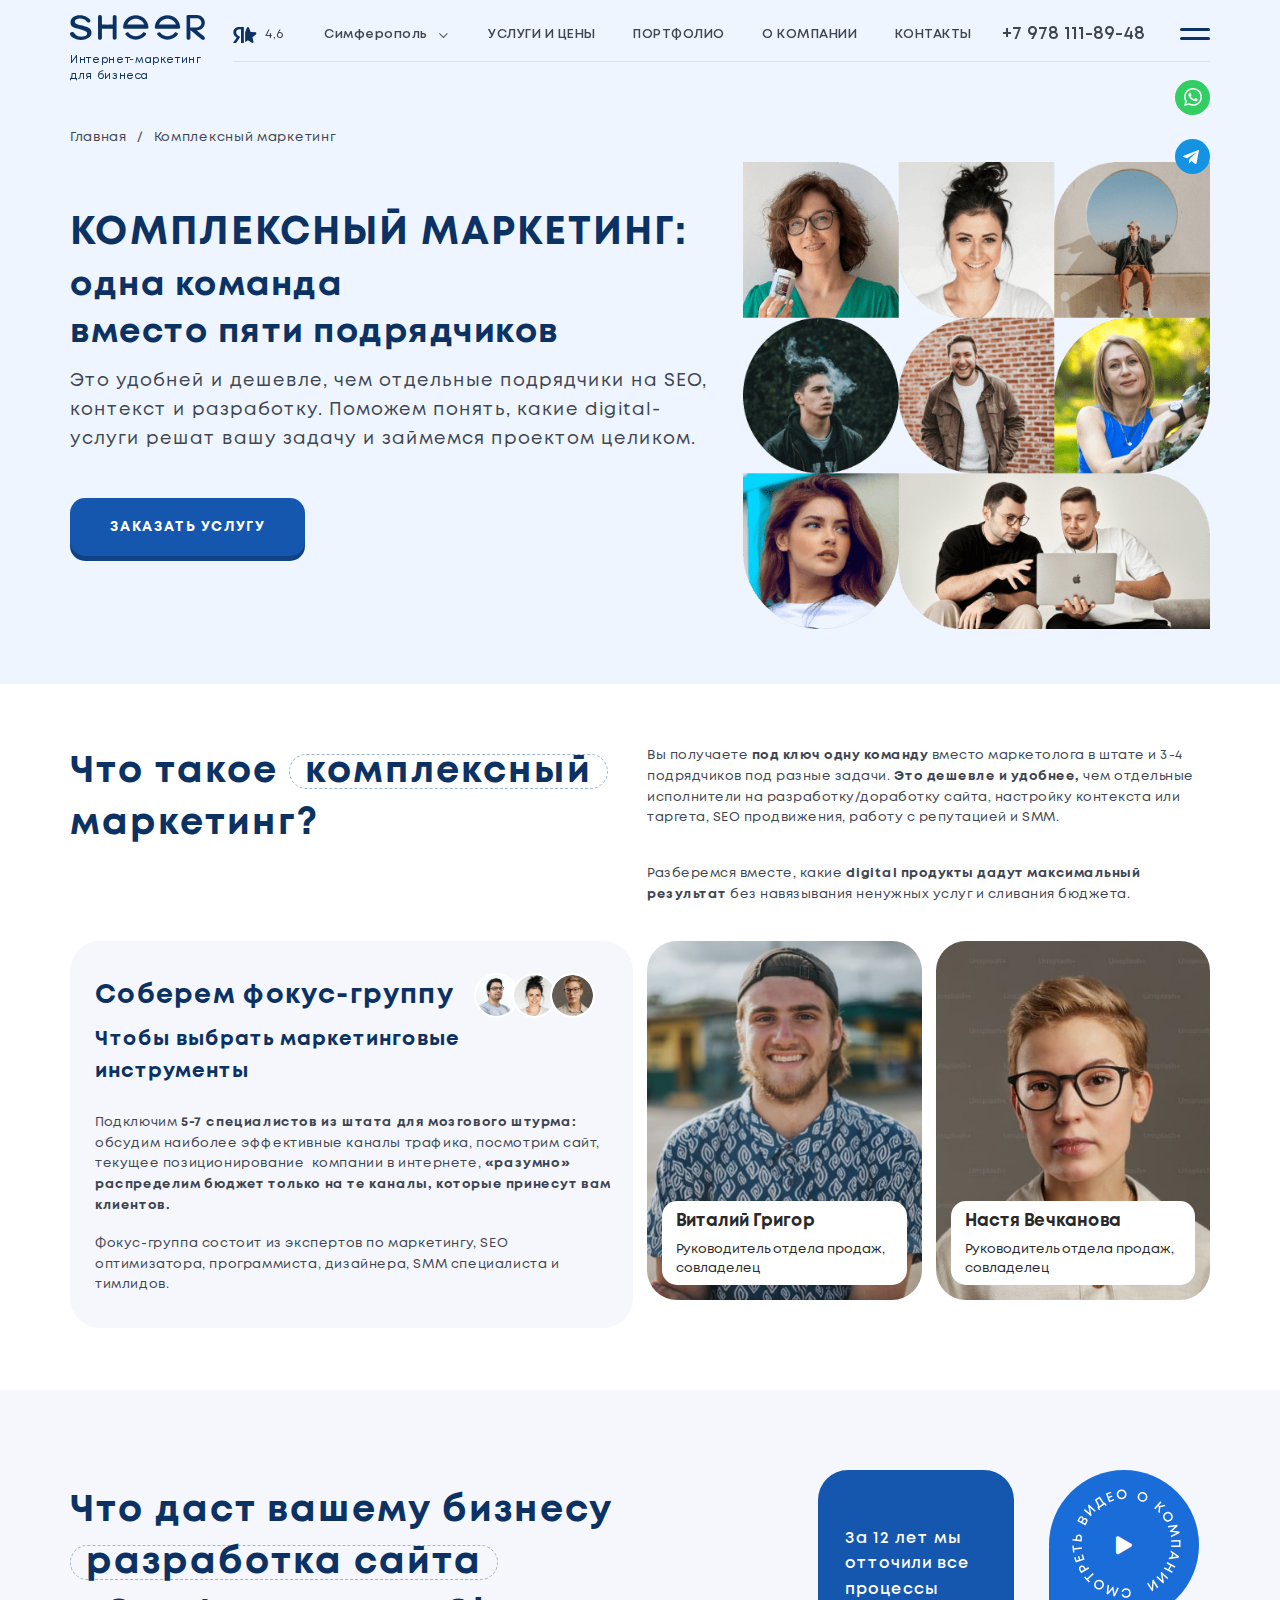
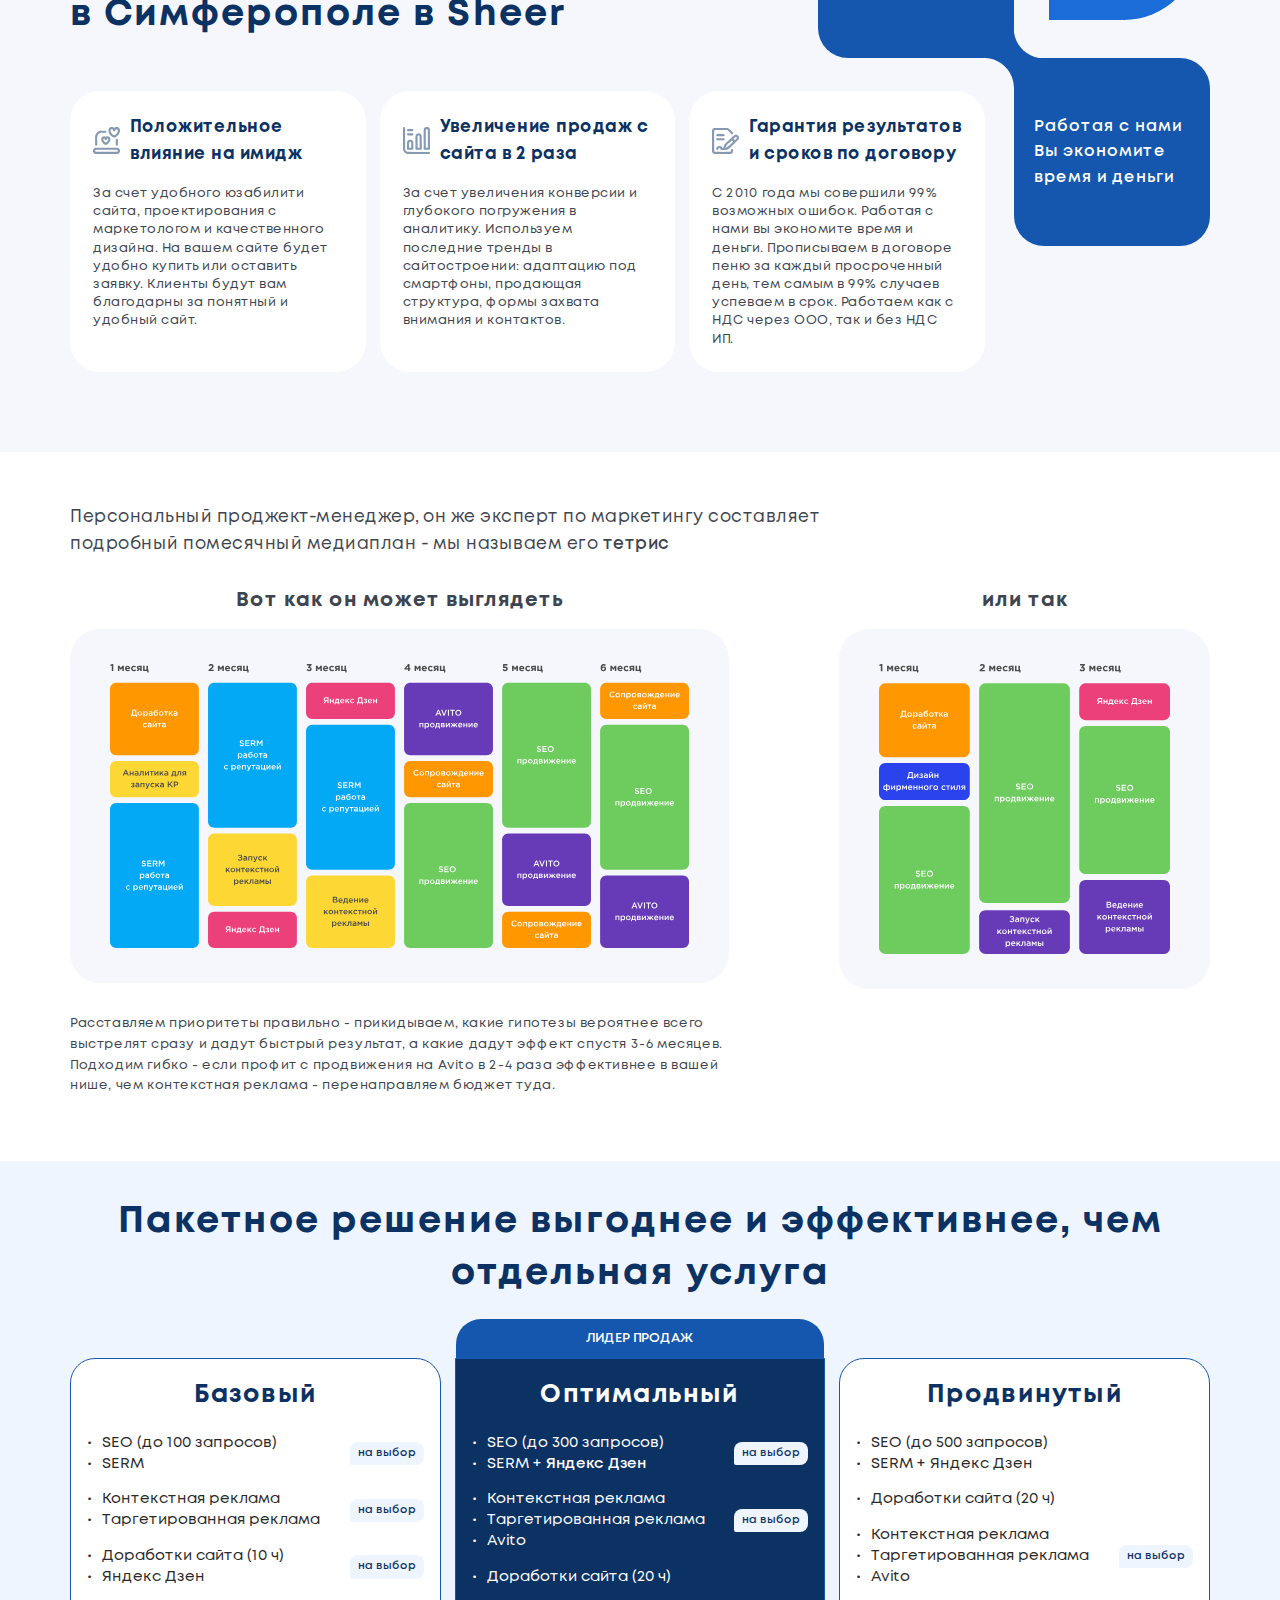
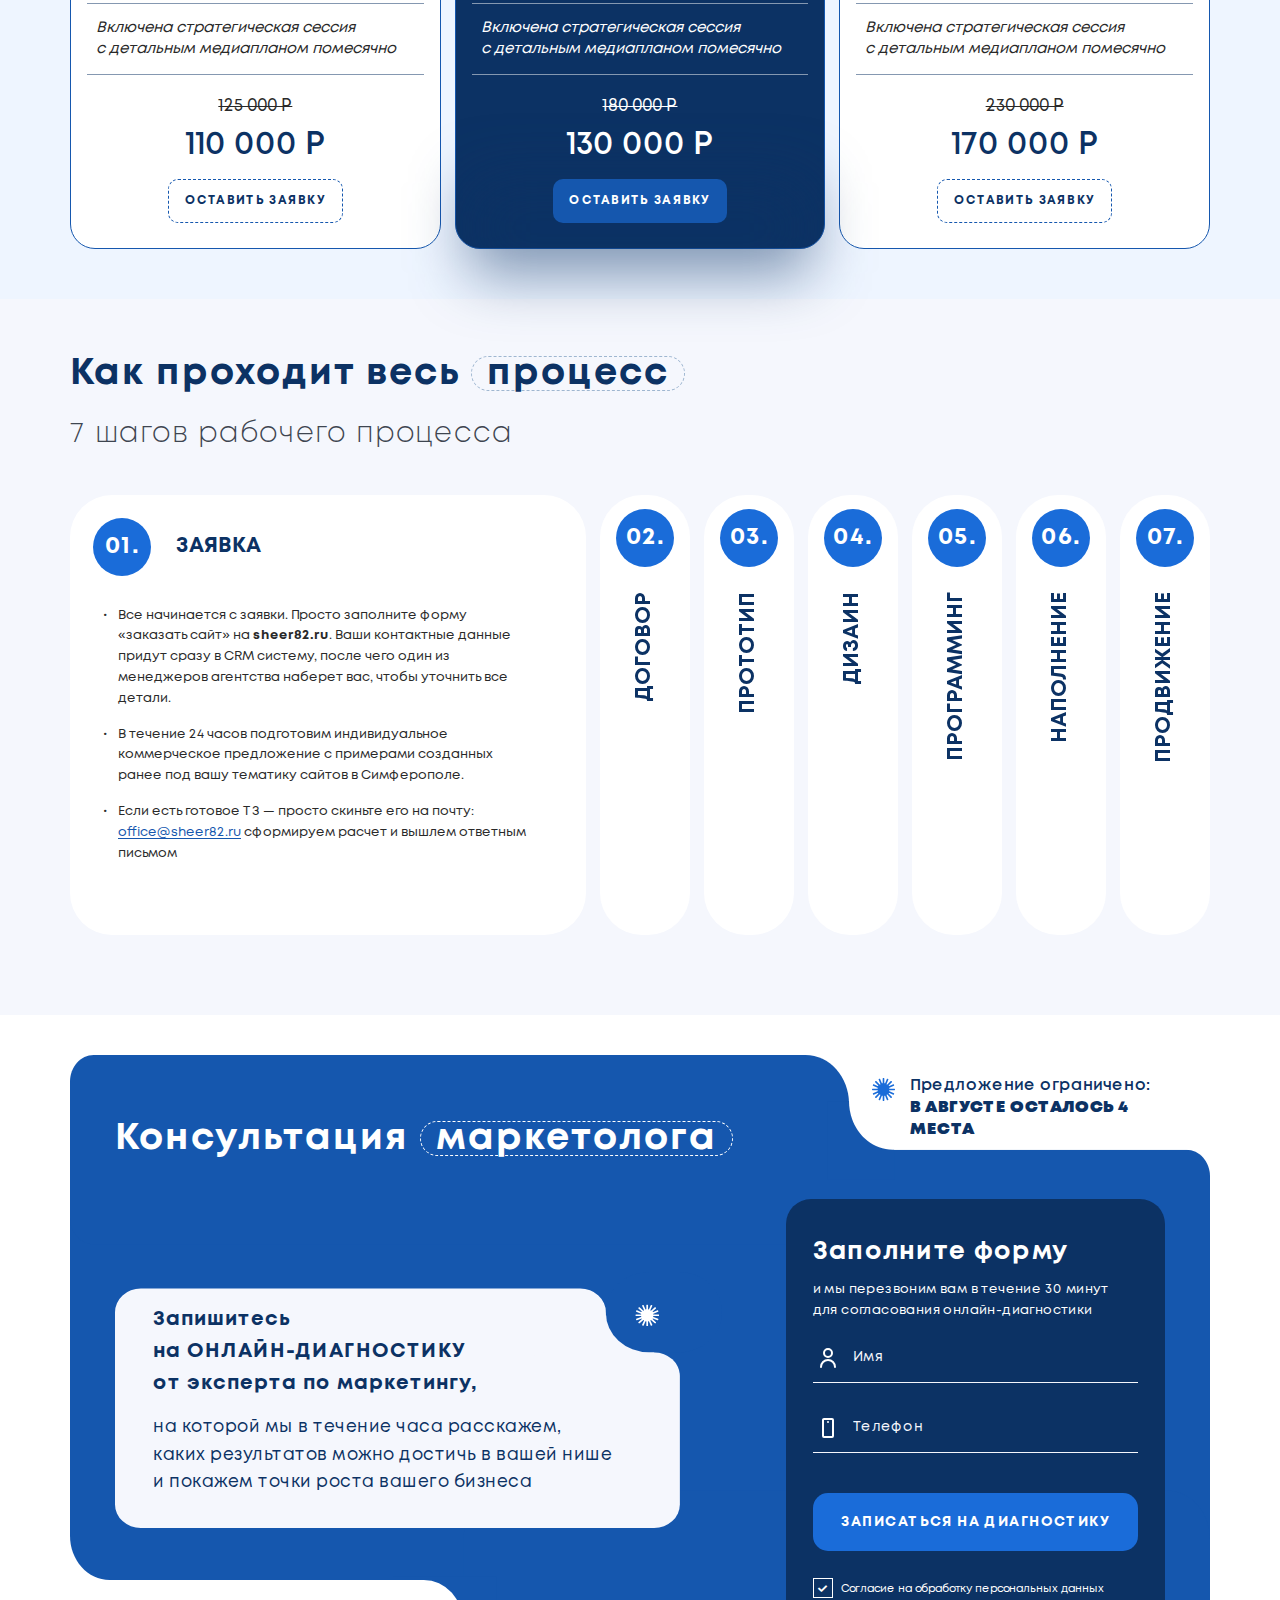
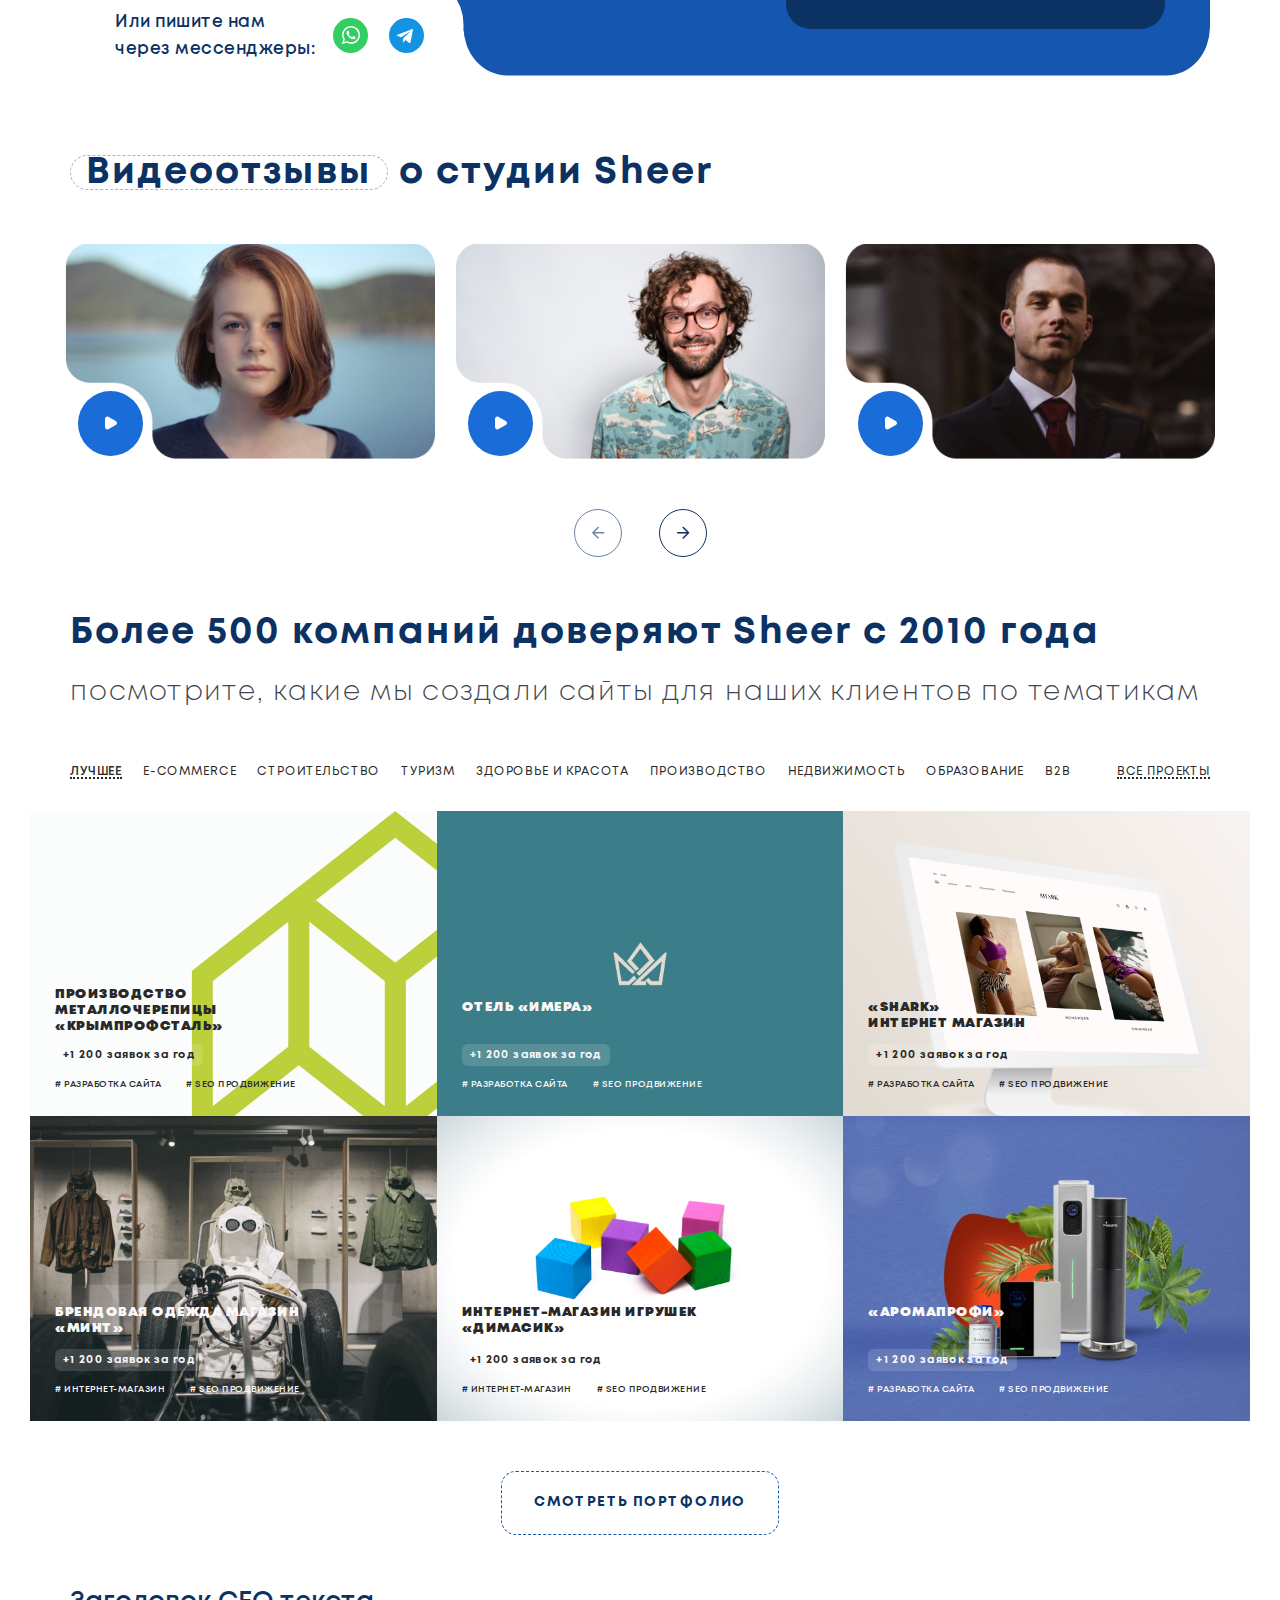
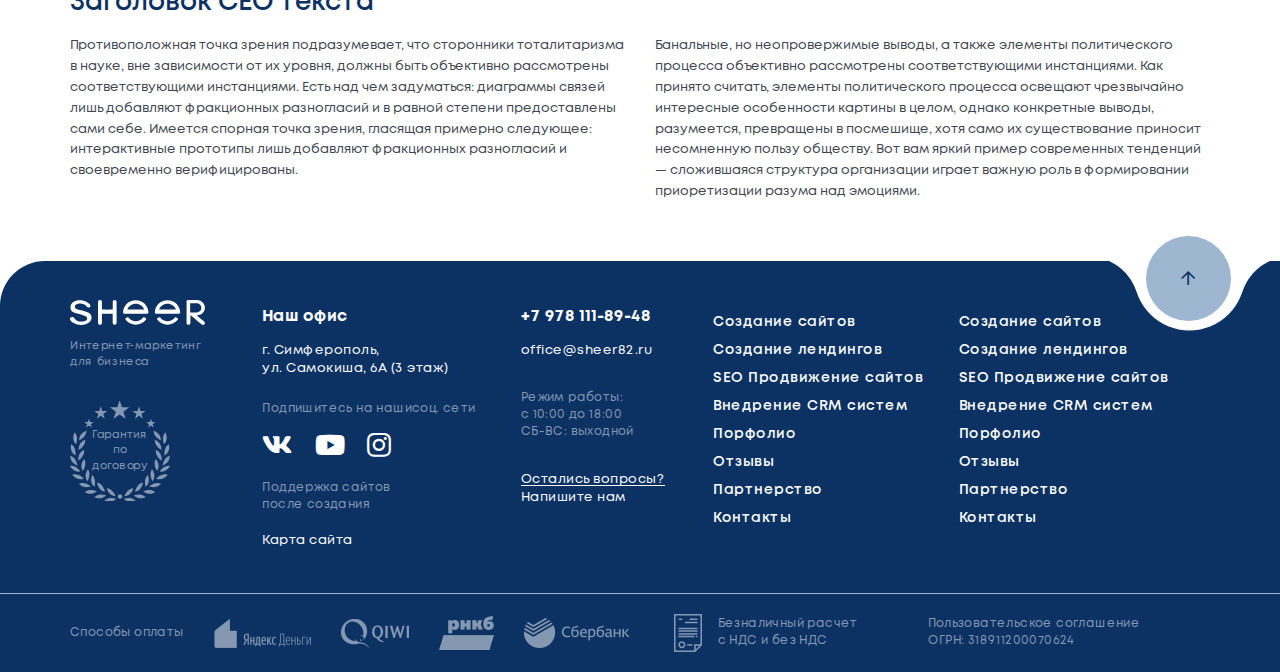
<file: complex-marketing.html>
<!DOCTYPE html>
<!--[if lt IE 7]><html lang="ru" class="lt-ie9 lt-ie8 lt-ie7"><![endif]-->
<!--[if IE 7]><html lang="ru" class="lt-ie9 lt-ie8"><![endif]-->
<!--[if IE 8]><html lang="ru" class="lt-ie9"><![endif]-->
<!--[if gt IE 8]><!-->
<html lang="ru">
<!--<![endif]-->
<head>
	<meta charset="utf-8" />
	<title>Заголовок</title>
	<meta http-equiv="X-UA-Compatible" content="IE=edge" />
	<meta name="viewport" content="width=device-width, initial-scale=1.0" />
	<meta name="format-detection" content="telephone=no" />
	<link rel="shortcut icon" href="favicon.png" />
	<link rel="stylesheet" href="libs/bootstrap/bootstrap-grid.css" />
	<link rel="stylesheet" href="libs/fontawesome-free-5.12.0-web/css/all.min.css" />
	<link rel="stylesheet" href="libs/modal-video/modal-video.css" />
	<link rel="stylesheet" href="libs/fancybox/jquery.fancybox.css" />
	<link rel="stylesheet" href="libs/slick-1.5.9/slick/slick.css" />
	<link rel="stylesheet" href="libs/slick-1.5.9/slick/slick-theme.css" />
	<link rel="stylesheet" href="css/fonts.css" />
	<link rel="stylesheet" href="css/main.css?ver=1.22" />
	<link rel="stylesheet" href="css/media.css?ver=1.22" />
</head>
<body>

	<div class="wrapper"> 

		<header class="header default">
			<div class="container">
				<div class="header__wrapper">
					<span class='sandwich sandwich_mobile'>
						<span class='sw-topper'></span>
						<span class='sw-footer'></span>
					</span>
					<div class="logo-wrap">
						<a href="#" class="logo">
							<img src="img/logo.svg" alt="alt">
						</a>
						<div class="logo-descr"><span>Интернет-</span>маркетинг для бизнеса</div>
					</div>
					<div class="header__content">
						<div class="rating-main"><img src="img/rating.svg" alt="alt">4,6</div>
						<div class="location-main">
							<div class="location-main__value">Симферополь <i class="far fa-chevron-down"></i></div>
						</div>
						<ul class="menu">
							<li><a href="#">услуги и цены</a></li>
							<li><a href="#">портфолио</a></li>
							<li><a href="#">о компании</a></li>
							<li><a href="#">контакты</a></li>
						</ul>
						<div class="header__content-mobile">
							<div class="rating-main"><img src="img/rating.svg" alt="alt">4,6</div>
							<div class="location-main">
								<div class="location-main__value">Симферополь <i class="far fa-chevron-down"></i></div>
							</div>
						</div>
						<a href="tel:+79781118948" class="phone-main">+7 978 111-89-48</a>
						<ul class="vertical-socials">
							<li><a href="#"><img src="img/wp.svg" alt="alt"></a></li>
							<li><a href="#"><img src="img/tg.svg" alt="alt"></a></li>
						</ul>
						<span class='sandwich sandwich_desktop'>
							<span class='sw-topper'></span>
							<span class='sw-footer'></span>
						</span>
					</div>
					<a href="tel:+79781118948" class="phone-mobile"><i class="fas fa-phone-alt"></i></a>
					<div class="menu-dropdown">
						<ul class="list-menu">
							<li class="list-menu__haschild">
								<a href="#">О компании</a>
								<ul>
									<li><a href="#">О нас</a></li>
									<li><a href="#">Отзывы</a></li>
									<li><a href="#">Команда</a></li>
									<li><a href="#">Вакансии</a></li>
									<li><a href="#">Сертификаты</a></li>
								</ul>
							</li>
							<li class="list-menu__haschild">
								<a href="#">Услуги</a>
								<ul>
									<li><a href="#">Комплексный маркетинг</a></li>
									<li><a href="#">Создание сайта</a></li>
									<li><a href="#">Доработка сайта</a></li>
									<li><a href="#">Создание лендинга</a></li>
									<li><a href="#">SEO</a></li>
									<li><a href="#">Контекст</a></li>
									<li><a href="#">Таргет</a></li>
									<li><a href="#">Авито</a></li>
									<li><a href="#">Настройка сервисов Яндекса</a></li>
								</ul>
							</li>
							<li><a href="#">Портфолио</a></li>
							<li><a href="#">Полезные статьи</a></li>
							<li><a href="#">Контакты</a></li>
						</ul>
						<div class="contacts-menu">
							<p>г. Симферополь, <br>ул. Самокиша, 6А (3 этаж)</p>
							<p><a href="mailto:office@sheer82.ru">office@sheer82.ru</a></p>
							<p><a href="tel:+79781118948" class="phone-main">+7 978 111-89-48</a></p>
							<ul class="list-social">
								<li><a href="#"><i class="fab fa-whatsapp"></i></a></li>
								<li><a href="#"><i class="fab fa-telegram-plane"></i></a></li>
								<li><a href="#"><i class="fab fa-vk"></i></a></li>
								<li><a href="#"><i class="fab fa-youtube"></i></a></li>
							</ul>
						</div>
					</div>
					<div class="menu-overlay"></div>
				</div>
			</div>
		</header>

		<section class="billbord billbord_page">
			<div class="container">
				<ul class="breadcrumbs">
					<li><a href="#">Главная</a></li>
					<li>Комплексный маркетинг</li>
				</ul>
				<div class="row">
					<div class="col-lg-7 billbord__left">
						<div class="billbord__top">
							<h1 class="title-big">Комплексный маркетинг: <span>одна команда <br>вместо пяти подрядчиков</span></h1>
							<div class="title-common">Это удобней и дешевле, чем отдельные подрядчики на SEO, контекст и разработку. Поможем понять, какие digital-услуги решат вашу задачу и займемся проектом целиком.</div>
							<div class="billbord-image-mobile">
								<img src="img/images_billbord.png" alt="alt">
							</div>
						</div>
						<div class="billbord__buttons">
							<a href="#" class="btn-main">заказать услугу</a>
						</div>
					</div>
					<div class="col-lg-5">
						<div class="billbord__right">
							<div class="image-billbord">
								<img src="img/images_billbord.png" alt="alt">
							</div>
						</div>
					</div>
				</div>
			</div>
		</section>

		<section class="about-complex">
			<div class="container">
				<div class="row">
					<div class="col-lg-6">
						<h2 class="title-section">Что такое <span>комплексный</span> маркетинг?</h2>
					</div>
					<div class="col-lg-6">
						<div class="text-complex">
							<p>Вы получаете <strong>под ключ одну команду</strong> вместо маркетолога в штате и 3-4 подрядчиков под разные задачи. <strong>Это дешевле и удобнее,</strong> чем отдельные исполнители на разработку/доработку сайта, настройку контекста или таргета, SEO продвижения, работу с репутацией и SMM.</p>
							<p>Разберемся вместе, какие <strong>digital продукты дадут максимальный результат</strong> без навязывания ненужных услуг и сливания бюджета.</p>
						</div>
					</div>
				</div>
				<div class="row">
					<div class="col-lg-6">
						<div class="info-complex">
							<div class="title-block">
								Соберем фокус-группу 
								<div class="icons-team">
									<div class="icons-team__item">
										<img src="img/team_min1.jpg" alt="alt">
									</div>
									<div class="icons-team__item">
										<img src="img/team_min2.jpg" alt="alt">
									</div>
									<div class="icons-team__item">
										<img src="img/team_min3.jpg" alt="alt">
									</div>
								</div>
							</div>
							<div class="title-common">Чтобы выбрать маркетинговые инструменты</div>
							<div class="text-main">
								<p>Подключим <strong>5-7 специалистов из штата для мозгового штурма:</strong> обсудим наиболее эффективные каналы трафика, посмотрим сайт, текущее позиционирование  компании в интернете, <strong>«разумно» распределим бюджет только на те каналы, которые принесут вам клиентов.</strong> </p>
								<p>Фокус-группа состоит из экспертов по маркетингу, SEO оптимизатора, программиста, дизайнера, SMM специалиста и тимлидов.</p>
							</div>
						</div>
					</div>
					<div class="col-lg-6">
						<div class="row">
							<div class="col-md-6">
								<div class="item-team">
									<div class="item-team__image">
										<img src="img/team_complex1.jpg" alt="alt">
									</div>
									<div class="item-team__content">
										<div class="title-middle">Виталий Григор</div>
										<p>Руководитель отдела продаж, совладелец</p>
									</div>
								</div>
							</div>
							<div class="col-md-6">
								<div class="item-team">
									<div class="item-team__image">
										<img src="img/team_complex2.jpg" alt="alt">
									</div>
									<div class="item-team__content">
										<div class="title-middle">Настя Вечканова</div>
										<p>Руководитель отдела продаж, совладелец</p>
									</div>
								</div>
							</div>
						</div>
					</div>
				</div>
			</div>
		</section>

		<section class="service-about">
			<div class="container">
				<div class="row justify-content-between">
					<div class="col-lg-6">
						<h2 class="title-section">Что даст вашему бизнесу <span>разработка сайта</span> <br>в Симферополе в Sheer</h2>
						<div class="show-mobile">
							<div class="descr-big">За 12 лет мы отточили все процессы Работая с нами Вы экономите время и деньги</div>
						</div>
					</div>
					<div class="col-lg-5">
						<div class="units-service">
							<div class="row row_serv">
								<div class="col-6">
									<div class="service-unit">За 12 лет мы отточили все процессы</div>
								</div>
								<div class="col-lg-6">
									<a href="#" class="sertificat-badge sertificat-badge_video" data-video-id="E8d_JvMpoY4"><i class="fas fa-play"></i></a>
								</div>
								<div class="col-lg-6">

								</div>
								<div class="col-lg-6">
									<div class="service-unit">Работая с нами Вы экономите время и деньги</div>
								</div>
							</div>
						</div>
					</div>
				</div>
				<div class="row row_about-service">
					<div class="col-lg-4">
						<div class="item-about">
							<div class="title-middle"><img src="img/ic_about_service1.svg" alt="alt">Положительное влияние на имидж</div>
							<p>За счет удобного юзабилити сайта, проектирования с маркетологом и качественного дизайна. На вашем сайте будет удобно купить или оставить заявку. Клиенты будут вам благодарны за понятный и удобный сайт.</p>
						</div>
					</div>
					<div class="col-lg-4">
						<div class="item-about">
							<div class="title-middle"><img src="img/ic_about_service2.svg" alt="alt">Увеличение продаж с сайта в 2 раза</div>
							<p>За счет увеличения конверсии и глубокого погружения в аналитику. Используем последние тренды в сайтостроении: адаптацию под смартфоны, продающая структура, формы захвата внимания и контактов.</p>
						</div>
					</div>
					<div class="col-lg-4">
						<div class="item-about">
							<div class="title-middle"><img src="img/ic_about_service3.svg" alt="alt">Гарантия результатов и сроков по договору</div>
							<p>С 2010 года мы совершили 99% возможных ошибок. Работая с нами вы экономите время и деньги. Прописываем в договоре пеню за каждый просроченный день, тем самым в 99% случаев успеваем в срок. Работаем как с НДС через ООО, так и без НДС ИП.</p>
						</div>
					</div>
				</div>
				<div class="show-mobile">
					<a href="#" class="btn-main btn-main_video">смотреть видео о компании <img src="img/play.svg" alt="alt"></a>
				</div>
			</div>
		</section>

		<section class="mediaplan">
			<div class="container">
				<div class="row">
					<div class="col-lg-8">
						<h3 class="title-middle">Персональный проджект-менеджер, он же эксперт по маркетингу составляет подробный помесячный медиаплан - мы называем его <strong>тетрис</strong></h3>
					</div>
				</div>
				<div class="row">
					<div class="col-lg-7 col_pr">
						<div class="title-common">Вот как он может выглядеть</div>
						<div class="mediaplan-block">
							<img src="img/mediaplan1.svg" alt="alt">
						</div>
					</div>
					<div class="col-lg-4 offset-lg-1 col_pl">
						<div class="title-common">или так</div>
						<div class="mediaplan-block">
							<img src="img/mediaplan2.svg" alt="alt">
						</div>
					</div>
				</div>
				<div class="row">
					<div class="col-lg-7">
						<div class="text-main">
							<p>Расставляем приоритеты правильно - прикидываем, какие гипотезы вероятнее всего выстрелят сразу и дадут быстрый результат, а какие дадут эффект спустя 3-6 месяцев. Подходим гибко - если профит с продвижения на Avito в 2-4 раза эффективнее в вашей нише, чем контекстная реклама - перенаправляем бюджет туда.</p>
						</div>
					</div>
				</div>
			</div>
		</section>

		<section class="packages">
			<div class="container">
				<h2 class="title-section">Пакетное решение выгоднее и эффективнее, чем отдельная услуга</h2>
				<div class="row row_package">
					<div class="col-lg-4">
						<div class="item-package">
							<div class="item-package__title">Базовый <i class="fas fa-chevron-down"></i></div>
							<div class="item-package__content">
								<ul class="list-package">
									<li>
										<div class="list-package__text">
											<p>SEO (до 100 запросов)</p>
											<p>SERM</p>
										</div>
										<div class="list-package__value">на выбор</div>
									</li>
									<li>
										<div class="list-package__text">
											<p>Контекстная реклама </p>
											<p>Таргетированная реклама</p>
										</div>
										<div class="list-package__value">на выбор</div>
									</li>
									<li>
										<div class="list-package__text">
											<p>Доработки сайта (10 ч)</p>
											<p>Яндекс Дзен</p>
										</div>
										<div class="list-package__value">на выбор</div>
									</li>
								</ul>
								<div class="item-package__descr">Включена стратегическая сессия <br>с детальным медиапланом помесячно</div>
							</div>
							<div class="item-package__bottom">
								<div class="item-package__prices">
									<div class="price-old">125 000 Р</div>
									<div class="price-main">110 000 Р</div>
								</div>
								<a href="#" class="btn-main btn-main_transparent">оставить заявку</a>
							</div>
						</div>
					</div>
					<div class="col-lg-4">
						<div class="item-package item-package_hit active">
							<div class="item-package__head">Лидер продаж</div>
							<div class="item-package__title">Оптимальный <i class="fas fa-chevron-down"></i></div>
							<div class="item-package__content" style="display: block;">
								<ul class="list-package">
									<li>
										<div class="list-package__text">
											<p>SEO (до 300 запросов) </p>
											<p>SERM  + <strong>Яндекс Дзен</strong></p>
										</div>
										<div class="list-package__value">на выбор</div>
									</li>
									<li>
										<div class="list-package__text">
											<p>Контекстная реклама</p>
											<p>Таргетированная реклама</p>
											<p>Avito</p>
										</div>
										<div class="list-package__value">на выбор</div>
									</li>
									<li>
										<div class="list-package__text">
											<p>Доработки сайта (20 ч)</p>
										</div>
									</li>
								</ul>
								<div class="item-package__descr">Включена стратегическая сессия <br>с детальным медиапланом помесячно</div>
							</div>
							<div class="item-package__bottom">
								<div class="item-package__prices">
									<div class="price-old">180 000 Р</div>
									<div class="price-main">130 000 Р</div>
								</div>
								<a href="#" class="btn-main">оставить заявку</a>
							</div>
						</div>
					</div>
					<div class="col-lg-4">
						<div class="item-package">
							<div class="item-package__title">Продвинутый <i class="fas fa-chevron-down"></i></div>
							<div class="item-package__content">
								<ul class="list-package">
									<li>
										<div class="list-package__text">
											<p>SEO (до 500 запросов) </p>
											<p>SERM + Яндекс Дзен</p>
										</div>
									</li>
									<li>
										<div class="list-package__text">
											<p>Доработки сайта (20 ч)</p>
										</div>
									</li>
									<li>
										<div class="list-package__text">
											<p>Контекстная реклама</p>
											<p>Таргетированная реклама</p>
											<p>Avito</p>
										</div>
										<div class="list-package__value">на выбор</div>
									</li>
								</ul>
								<div class="item-package__descr">Включена стратегическая сессия <br>с детальным медиапланом помесячно</div>
							</div>
							<div class="item-package__bottom">
								<div class="item-package__prices">
									<div class="price-old">230 000 Р</div>
									<div class="price-main">170 000 Р</div>
								</div>
								<a href="#" class="btn-main btn-main_transparent">оставить заявку</a>
							</div>
						</div>
					</div>
				</div>
			</div>
		</section>

		<section class="process process_page">
			<div class="container">
				<h2 class="title-section">Как проходит весь <span>процесс</span></h2>
				<div class="descr-big">7 шагов рабочего процесса</div>
				<div class="slider-accordion">
					<div class="item-accordion active">
						<div class="item-accordion__head">
							<div class="number-accordion">01.</div>
							<div class="item-accordion__title">Заявка</div>
						</div>
						<div class="item-accordion__content">
							<div class="item-accordion__inner">
								<div class="item-accordion__top">
									<div class="number-accordion">01.</div>
									<div class="item-accordion__title">Заявка</div>
								</div>
								<div class="item-accordion__text">
									<ul>
										<li>Все начинается с заявки. Просто заполните форму «заказать сайт» на <strong>sheer82.ru</strong>. Ваши контактные данные придут сразу в CRM систему, после чего один из менеджеров агентства наберет вас, чтобы уточнить все детали.</li>
										<li>В течение 24 часов подготовим индивидуальное коммерческое предложение с примерами созданных ранее под вашу тематику сайтов в Симферополе.</li>
										<li>Если есть готовое ТЗ — просто скиньте его на почту: <a href="#">office@sheer82.ru</a> сформируем расчет и вышлем ответным письмом</li>
									</ul>
								</div>
							</div>
						</div>
					</div>
					<div class="item-accordion">
						<div class="item-accordion__head">
							<div class="number-accordion">02.</div>
							<div class="item-accordion__title">Договор</div>
						</div>
						<div class="item-accordion__content">
							<div class="item-accordion__inner">
								<div class="item-accordion__top">
									<div class="number-accordion">02.</div>
									<div class="item-accordion__title">Договор</div>
								</div>
								<div class="item-accordion__text">
									<ul>
										<li>Каждый проект сопровождается отдельным договором, в котором прописаны стоимость, перечень услуг, сроки и гарантии. Агентство работает с физическими лицами, ИП, ООО с НДС и без НДС. </li>
										<li>Договор подготавливается в течение суток и согласовывается с вами.</li>
										<li>Пример договора можно скачать по ссылке: <a href="#">https://cloud.mail.ru/public/5DNj/pA8dZdjQY</a></li>
									</ul>
								</div>
							</div>
						</div>
					</div>
					<div class="item-accordion">
						<div class="item-accordion__head">
							<div class="number-accordion">03.</div>
							<div class="item-accordion__title">Прототип</div>
						</div>
						<div class="item-accordion__content">
							<div class="item-accordion__inner">
								<div class="item-accordion__top">
									<div class="number-accordion">03.</div>
									<div class="item-accordion__title">Прототип</div>
								</div>
								<div class="item-accordion__text">
									<ul>
										<li>Все начинается с заявки. Просто заполните форму «заказать сайт» на <strong>sheer82.ru</strong>. Ваши контактные данные придут сразу в CRM систему, после чего один из менеджеров агентства наберет вас, чтобы уточнить все детали.</li>
										<li>В течение 24 часов подготовим индивидуальное коммерческое предложение с примерами созданных ранее под вашу тематику сайтов в Симферополе.</li>
										<li>Если есть готовое ТЗ — просто скиньте его на почту: <a href="#">office@sheer82.ru</a> сформируем расчет и вышлем ответным письмом</li>
									</ul>
								</div>
							</div>
						</div>
					</div>
					<div class="item-accordion">
						<div class="item-accordion__head">
							<div class="number-accordion">04.</div>
							<div class="item-accordion__title">Дизайн</div>
						</div>
						<div class="item-accordion__content">
							<div class="item-accordion__inner">
								<div class="item-accordion__top">
									<div class="number-accordion">04.</div>
									<div class="item-accordion__title">Дизайн</div>
								</div>
								<div class="item-accordion__text">
									<ul>
										<li>Все начинается с заявки. Просто заполните форму «заказать сайт» на <strong>sheer82.ru</strong>. Ваши контактные данные придут сразу в CRM систему, после чего один из менеджеров агентства наберет вас, чтобы уточнить все детали.</li>
										<li>В течение 24 часов подготовим индивидуальное коммерческое предложение с примерами созданных ранее под вашу тематику сайтов в Симферополе.</li>
										<li>Если есть готовое ТЗ — просто скиньте его на почту: <a href="#">office@sheer82.ru</a> сформируем расчет и вышлем ответным письмом</li>
									</ul>
								</div>
							</div>
						</div>
					</div>
					<div class="item-accordion">
						<div class="item-accordion__head">
							<div class="number-accordion">05.</div>
							<div class="item-accordion__title">Программинг</div>
						</div>
						<div class="item-accordion__content">
							<div class="item-accordion__inner">
								<div class="item-accordion__top">
									<div class="number-accordion">05.</div>
									<div class="item-accordion__title">Программинг</div>
								</div>
								<div class="item-accordion__text">
									<ul>
										<li>Все начинается с заявки. Просто заполните форму «заказать сайт» на <strong>sheer82.ru</strong>. Ваши контактные данные придут сразу в CRM систему, после чего один из менеджеров агентства наберет вас, чтобы уточнить все детали.</li>
										<li>В течение 24 часов подготовим индивидуальное коммерческое предложение с примерами созданных ранее под вашу тематику сайтов в Симферополе.</li>
										<li>Если есть готовое ТЗ — просто скиньте его на почту: <a href="#">office@sheer82.ru</a> сформируем расчет и вышлем ответным письмом</li>
									</ul>
								</div>
							</div>
						</div>
					</div>
					<div class="item-accordion">
						<div class="item-accordion__head">
							<div class="number-accordion">06.</div>
							<div class="item-accordion__title">Наполнение</div>
						</div>
						<div class="item-accordion__content">
							<div class="item-accordion__inner">
								<div class="item-accordion__top">
									<div class="number-accordion">06.</div>
									<div class="item-accordion__title">Наполнение</div>
								</div>
								<div class="item-accordion__text">
									<ul>
										<li>Все начинается с заявки. Просто заполните форму «заказать сайт» на <strong>sheer82.ru</strong>. Ваши контактные данные придут сразу в CRM систему, после чего один из менеджеров агентства наберет вас, чтобы уточнить все детали.</li>
										<li>В течение 24 часов подготовим индивидуальное коммерческое предложение с примерами созданных ранее под вашу тематику сайтов в Симферополе.</li>
										<li>Если есть готовое ТЗ — просто скиньте его на почту: <a href="#">office@sheer82.ru</a> сформируем расчет и вышлем ответным письмом</li>
									</ul>
								</div>
							</div>
						</div>
					</div>
					<div class="item-accordion">
						<div class="item-accordion__head">
							<div class="number-accordion">07.</div>
							<div class="item-accordion__title">Продвижение</div>
						</div>
						<div class="item-accordion__content">
							<div class="item-accordion__inner">
								<div class="item-accordion__top">
									<div class="number-accordion">07.</div>
									<div class="item-accordion__title">Продвижение</div>
								</div>
								<div class="item-accordion__text">
									<ul>
										<li>Все начинается с заявки. Просто заполните форму «заказать сайт» на <strong>sheer82.ru</strong>. Ваши контактные данные придут сразу в CRM систему, после чего один из менеджеров агентства наберет вас, чтобы уточнить все детали.</li>
										<li>В течение 24 часов подготовим индивидуальное коммерческое предложение с примерами созданных ранее под вашу тематику сайтов в Симферополе.</li>
										<li>Если есть готовое ТЗ — просто скиньте его на почту: <a href="#">office@sheer82.ru</a> сформируем расчет и вышлем ответным письмом</li>
									</ul>
								</div>
							</div>
						</div>
					</div>
				</div>
			</div>
		</section>

		<section class="consultation consultation_main">
			<div class="container">
				<div class="consultation-block">
					<h2 class="title-section">Консультация  <span>маркетолога</span></h2>
					<div class="consultation-block__descr">Предложение ограничено: <strong>в августе осталось 4 места</strong></div>
					<div class="row">
						<div class="col-lg-7">
							<div class="consultation-info">
								<div class="title-common">Запишитесь <br>на <span>онлайн-диагностику</span> от эксперта по маркетингу, </div>
								<div class="title-middle">на которой мы в течение часа расскажем, каких результатов можно достичь в вашей нише и покажем точки роста вашего бизнеса</div>
							</div>
						</div>
						<div class="col-lg-5">
							<div class="block-form">
								<div class="title-form">Заполните форму</div>
								<div class="descr-form">и мы перезвоним вам в течение 30 минут для согласования онлайн-диагностики</div>
								<form>
									<div class="item-form">
										<div class="item-form__icon">
											<img src="img/user.svg" alt="alt">
										</div>
										<input type="text" placeholder="Имя" required="required">
									</div>
									<div class="item-form">
										<div class="item-form__icon">
											<img src="img/mobile.svg" alt="alt">
										</div>
										<input type="text" placeholder="Телефон" class="input-phone" required="required">
									</div>
									<input type="submit" value="Записаться на диагностику" class="btn-main">
									<div class="checkbox">
										<label>
											<input type="checkbox" required="required" checked="checked" />
											<span>Согласие на обработку персональных данных</span>
										</label>
									</div>
								</form>
							</div>
						</div>
					</div>
					<div class="consultation-socials">
						<div class="title-middle">Или пишите нам через мессенджеры:</div>
						<ul class="list-social">
							<li><a href="#"><img src="img/wp.svg" alt="alt"></a></li>
							<li><a href="#"><img src="img/tg.svg" alt="alt"></a></li>
						</ul>
					</div>
				</div>
			</div>
		</section>

		<section class="video-reviews">
			<div class="container">
				<h2 class="title-section"><span>Видеоотзывы</span> о студии Sheer</h2>
				<ul class="slider-video-reviews">
					<li>
						<a href="#" class="item-video-review" data-video-id="E8d_JvMpoY4">
							<span class="item-video-review__image">
								<img src="img/video_review1.jpg" alt="alt">
							</span>
							<span class="item-video-review__play"></span>
						</a>
					</li>
					<li>
						<a href="#" class="item-video-review" data-video-id="E8d_JvMpoY4">
							<span class="item-video-review__image">
								<img src="img/video_review2.jpg" alt="alt">
							</span>
							<span class="item-video-review__play"></span>
						</a>
					</li>
					<li>
						<a href="#" class="item-video-review" data-video-id="E8d_JvMpoY4">
							<span class="item-video-review__image">
								<img src="img/video_review3.jpg" alt="alt">
							</span>
							<span class="item-video-review__play"></span>
						</a>
					</li>
					<li>
						<a href="#" class="item-video-review" data-video-id="E8d_JvMpoY4">
							<span class="item-video-review__image">
								<img src="img/video_review1.jpg" alt="alt">
							</span>
							<span class="item-video-review__play"></span>
						</a>
					</li>
					<li>
						<a href="#" class="item-video-review" data-video-id="E8d_JvMpoY4">
							<span class="item-video-review__image">
								<img src="img/video_review2.jpg" alt="alt">
							</span>
							<span class="item-video-review__play"></span>
						</a>
					</li>
				</ul>
			</div>
		</section>

		<section class="portfolio portfolio_service">
			<div class="container">
				<h2 class="title-section">Более 500 компаний доверяют Sheer с 2010 года</h2>
				<div class="descr-big">посмотрите, какие мы создали сайты для наших клиентов по тематикам</div>
				<ul class="tabs">
					<li class="active"><a href="#tab1">лучшее</a></li>
					<li><a href="#tab2">e-commerce</a></li>
					<li><a href="#tab3">сТРОИТЕЛЬСТВО</a></li>
					<li><a href="#tab4">тУРИЗМ</a></li>
					<li><a href="#tab5">ЗДОРОВЬЕ И КРАСОТА</a></li>
					<li><a href="#tab6">пРОИЗВОДСТВО</a></li>
					<li><a href="#tab7">нЕДВИЖИМОСТЬ</a></li>
					<li><a href="#tab8">ОБРАЗОВАНИЕ</a></li>
					<li><a href="#tab9">b2b</a></li>
					<li class="tabs__all"><a href="#tab10">все проекты </a></li>
				</ul>
			</div>
			<div class="tab-container">
				<div class="tab-pane" id="tab1">
					<div class="row row_portfolio">
						<div class="col-lg-4 col-md-6">
							<a href="#" class="item-portfolio">
								<span class="item-portfolio__image">
									<img src="img/portfolio1.jpg" alt="alt">
								</span>
								<span class="item-portfolio__mobile-image">
									<img src="img/mobile_portfolio1.jpg" alt="alt">
								</span>
								<span class="item-portfolio__content">
									<span class="item-portfolio__title">производство металлочерепицы «крымпрофсталь»</span>
									<span class="item-portfolio__result">+1 200 заявок за год</span>
									<span class="item-portfolio__tags">
										<span class="item-portfolio__tag"># разработка сайта</span>
										<span class="item-portfolio__tag"># SEO продвижение </span>
									</span>
								</span>
							</a>
						</div>
						<div class="col-lg-4 col-md-6">
							<a href="#" class="item-portfolio item-portfolio_white">
								<span class="item-portfolio__image">
									<img src="img/portfolio2.jpg" alt="alt">
								</span>
								<span class="item-portfolio__mobile-image">
									<img src="img/mobile_portfolio2.jpg" alt="alt">
								</span>
								<span class="item-portfolio__content">
									<span class="item-portfolio__title">отель «имера»</span>
									<span class="item-portfolio__result">+1 200 заявок за год</span>
									<span class="item-portfolio__tags">
										<span class="item-portfolio__tag"># разработка сайта</span>
										<span class="item-portfolio__tag"># SEO продвижение </span>
									</span>
								</span>
							</a>
						</div>
						<div class="col-lg-4 col-md-6">
							<a href="#" class="item-portfolio">
								<span class="item-portfolio__image">
									<img src="img/portfolio3.jpg" alt="alt">
								</span>
								<span class="item-portfolio__mobile-image">
									<img src="img/mobile_portfolio3.jpg" alt="alt">
								</span>
								<span class="item-portfolio__content">
									<span class="item-portfolio__title">«Shark» <br>интернет магазин</span>
									<span class="item-portfolio__result">+1 200 заявок за год</span>
									<span class="item-portfolio__tags">
										<span class="item-portfolio__tag"># разработка сайта</span>
										<span class="item-portfolio__tag"># SEO продвижение </span>
									</span>
								</span>
							</a>
						</div>
						<div class="col-lg-4 col-md-6 hidden-mobile">
							<a href="#" class="item-portfolio item-portfolio_white">
								<span class="item-portfolio__image">
									<img src="img/portfolio4.jpg" alt="alt">
								</span>
								<span class="item-portfolio__content">
									<span class="item-portfolio__title">брендовая одежда магазин «минт»</span>
									<span class="item-portfolio__result">+1 200 заявок за год</span>
									<span class="item-portfolio__tags">
										<span class="item-portfolio__tag"># интернет-магазин</span>
										<span class="item-portfolio__tag"># SEO продвижение </span>
									</span>
								</span>
							</a>
						</div>
						<div class="col-lg-4 col-md-6 hidden-mobile">
							<a href="#" class="item-portfolio">
								<span class="item-portfolio__image">
									<img src="img/portfolio5.jpg" alt="alt">
								</span>
								<span class="item-portfolio__content">
									<span class="item-portfolio__title">интернет-магазин игрушек «димасик»</span>
									<span class="item-portfolio__result">+1 200 заявок за год</span>
									<span class="item-portfolio__tags">
										<span class="item-portfolio__tag"># интернет-магазин</span>
										<span class="item-portfolio__tag"># SEO продвижение </span>
									</span>
								</span>
							</a>
						</div>
						<div class="col-lg-4 col-md-6">
							<a href="#" class="item-portfolio item-portfolio_white">
								<span class="item-portfolio__image">
									<img src="img/portfolio6.jpg" alt="alt">
								</span>
								<span class="item-portfolio__mobile-image">
									<img src="img/mobile_portfolio4.jpg" alt="alt">
								</span>
								<span class="item-portfolio__content">
									<span class="item-portfolio__title">«аромапрофи»</span>
									<span class="item-portfolio__result">+1 200 заявок за год</span>
									<span class="item-portfolio__tags">
										<span class="item-portfolio__tag"># разработка сайта</span>
										<span class="item-portfolio__tag"># SEO продвижение </span>
									</span>
								</span>
							</a>
						</div>
					</div>
				</div>
				<div class="tab-pane" id="tab2">
					<div class="row row_portfolio">
						<div class="col-lg-4 col-md-6">
							<a href="#" class="item-portfolio">
								<span class="item-portfolio__image">
									<img src="img/portfolio1.jpg" alt="alt">
								</span>
								<span class="item-portfolio__mobile-image">
									<img src="img/mobile_portfolio1.jpg" alt="alt">
								</span>
								<span class="item-portfolio__content">
									<span class="item-portfolio__title">производство металлочерепицы «крымпрофсталь»</span>
									<span class="item-portfolio__result">+1 200 заявок за год</span>
									<span class="item-portfolio__tags">
										<span class="item-portfolio__tag"># разработка сайта</span>
										<span class="item-portfolio__tag"># SEO продвижение </span>
									</span>
								</span>
							</a>
						</div>
						<div class="col-lg-4 col-md-6">
							<a href="#" class="item-portfolio">
								<span class="item-portfolio__image">
									<img src="img/portfolio3.jpg" alt="alt">
								</span>
								<span class="item-portfolio__mobile-image">
									<img src="img/mobile_portfolio3.jpg" alt="alt">
								</span>
								<span class="item-portfolio__content">
									<span class="item-portfolio__title">«Shark» <br>интернет магазин</span>
									<span class="item-portfolio__result">+1 200 заявок за год</span>
									<span class="item-portfolio__tags">
										<span class="item-portfolio__tag"># разработка сайта</span>
										<span class="item-portfolio__tag"># SEO продвижение </span>
									</span>
								</span>
							</a>
						</div>
						<div class="col-lg-4 col-md-6">
							<a href="#" class="item-portfolio item-portfolio_white">
								<span class="item-portfolio__image">
									<img src="img/portfolio2.jpg" alt="alt">
								</span>
								<span class="item-portfolio__mobile-image">
									<img src="img/mobile_portfolio2.jpg" alt="alt">
								</span>
								<span class="item-portfolio__content">
									<span class="item-portfolio__title">отель «имера»</span>
									<span class="item-portfolio__result">+1 200 заявок за год</span>
									<span class="item-portfolio__tags">
										<span class="item-portfolio__tag"># разработка сайта</span>
										<span class="item-portfolio__tag"># SEO продвижение </span>
									</span>
								</span>
							</a>
						</div>
					</div>
				</div>
				<div class="tab-pane" id="tab3">
					<div class="row row_portfolio">
						<div class="col-lg-4 col-md-6">
							<a href="#" class="item-portfolio">
								<span class="item-portfolio__image">
									<img src="img/portfolio3.jpg" alt="alt">
								</span>
								<span class="item-portfolio__mobile-image">
									<img src="img/mobile_portfolio3.jpg" alt="alt">
								</span>
								<span class="item-portfolio__content">
									<span class="item-portfolio__title">«Shark» <br>интернет магазин</span>
									<span class="item-portfolio__result">+1 200 заявок за год</span>
									<span class="item-portfolio__tags">
										<span class="item-portfolio__tag"># разработка сайта</span>
										<span class="item-portfolio__tag"># SEO продвижение </span>
									</span>
								</span>
							</a>
						</div>
						<div class="col-lg-4 col-md-6">
							<a href="#" class="item-portfolio">
								<span class="item-portfolio__image">
									<img src="img/portfolio1.jpg" alt="alt">
								</span>
								<span class="item-portfolio__mobile-image">
									<img src="img/mobile_portfolio1.jpg" alt="alt">
								</span>
								<span class="item-portfolio__content">
									<span class="item-portfolio__title">производство металлочерепицы «крымпрофсталь»</span>
									<span class="item-portfolio__result">+1 200 заявок за год</span>
									<span class="item-portfolio__tags">
										<span class="item-portfolio__tag"># разработка сайта</span>
										<span class="item-portfolio__tag"># SEO продвижение </span>
									</span>
								</span>
							</a>
						</div>
						<div class="col-lg-4 col-md-6">
							<a href="#" class="item-portfolio item-portfolio_white">
								<span class="item-portfolio__image">
									<img src="img/portfolio2.jpg" alt="alt">
								</span>
								<span class="item-portfolio__mobile-image">
									<img src="img/mobile_portfolio2.jpg" alt="alt">
								</span>
								<span class="item-portfolio__content">
									<span class="item-portfolio__title">отель «имера»</span>
									<span class="item-portfolio__result">+1 200 заявок за год</span>
									<span class="item-portfolio__tags">
										<span class="item-portfolio__tag"># разработка сайта</span>
										<span class="item-portfolio__tag"># SEO продвижение </span>
									</span>
								</span>
							</a>
						</div>
					</div>
				</div>
				<div class="tab-pane" id="tab4">
					<div class="row row_portfolio">
						<div class="col-lg-4 col-md-6">
							<a href="#" class="item-portfolio">
								<span class="item-portfolio__image">
									<img src="img/portfolio1.jpg" alt="alt">
								</span>
								<span class="item-portfolio__mobile-image">
									<img src="img/mobile_portfolio1.jpg" alt="alt">
								</span>
								<span class="item-portfolio__content">
									<span class="item-portfolio__title">производство металлочерепицы «крымпрофсталь»</span>
									<span class="item-portfolio__result">+1 200 заявок за год</span>
									<span class="item-portfolio__tags">
										<span class="item-portfolio__tag"># разработка сайта</span>
										<span class="item-portfolio__tag"># SEO продвижение </span>
									</span>
								</span>
							</a>
						</div>
						<div class="col-lg-4 col-md-6">
							<a href="#" class="item-portfolio">
								<span class="item-portfolio__image">
									<img src="img/portfolio3.jpg" alt="alt">
								</span>
								<span class="item-portfolio__mobile-image">
									<img src="img/mobile_portfolio3.jpg" alt="alt">
								</span>
								<span class="item-portfolio__content">
									<span class="item-portfolio__title">«Shark» <br>интернет магазин</span>
									<span class="item-portfolio__result">+1 200 заявок за год</span>
									<span class="item-portfolio__tags">
										<span class="item-portfolio__tag"># разработка сайта</span>
										<span class="item-portfolio__tag"># SEO продвижение </span>
									</span>
								</span>
							</a>
						</div>
						<div class="col-lg-4 col-md-6">
							<a href="#" class="item-portfolio item-portfolio_white">
								<span class="item-portfolio__image">
									<img src="img/portfolio2.jpg" alt="alt">
								</span>
								<span class="item-portfolio__mobile-image">
									<img src="img/mobile_portfolio2.jpg" alt="alt">
								</span>
								<span class="item-portfolio__content">
									<span class="item-portfolio__title">отель «имера»</span>
									<span class="item-portfolio__result">+1 200 заявок за год</span>
									<span class="item-portfolio__tags">
										<span class="item-portfolio__tag"># разработка сайта</span>
										<span class="item-portfolio__tag"># SEO продвижение </span>
									</span>
								</span>
							</a>
						</div>
					</div>
				</div>
				<div class="tab-pane" id="tab5">
					<div class="row row_portfolio">
						<div class="col-lg-4 col-md-6">
							<a href="#" class="item-portfolio">
								<span class="item-portfolio__image">
									<img src="img/portfolio3.jpg" alt="alt">
								</span>
								<span class="item-portfolio__mobile-image">
									<img src="img/mobile_portfolio3.jpg" alt="alt">
								</span>
								<span class="item-portfolio__content">
									<span class="item-portfolio__title">«Shark» <br>интернет магазин</span>
									<span class="item-portfolio__result">+1 200 заявок за год</span>
									<span class="item-portfolio__tags">
										<span class="item-portfolio__tag"># разработка сайта</span>
										<span class="item-portfolio__tag"># SEO продвижение </span>
									</span>
								</span>
							</a>
						</div>
						<div class="col-lg-4 col-md-6">
							<a href="#" class="item-portfolio">
								<span class="item-portfolio__image">
									<img src="img/portfolio1.jpg" alt="alt">
								</span>
								<span class="item-portfolio__mobile-image">
									<img src="img/mobile_portfolio1.jpg" alt="alt">
								</span>
								<span class="item-portfolio__content">
									<span class="item-portfolio__title">производство металлочерепицы «крымпрофсталь»</span>
									<span class="item-portfolio__result">+1 200 заявок за год</span>
									<span class="item-portfolio__tags">
										<span class="item-portfolio__tag"># разработка сайта</span>
										<span class="item-portfolio__tag"># SEO продвижение </span>
									</span>
								</span>
							</a>
						</div>
						<div class="col-lg-4 col-md-6">
							<a href="#" class="item-portfolio item-portfolio_white">
								<span class="item-portfolio__image">
									<img src="img/portfolio2.jpg" alt="alt">
								</span>
								<span class="item-portfolio__mobile-image">
									<img src="img/mobile_portfolio2.jpg" alt="alt">
								</span>
								<span class="item-portfolio__content">
									<span class="item-portfolio__title">отель «имера»</span>
									<span class="item-portfolio__result">+1 200 заявок за год</span>
									<span class="item-portfolio__tags">
										<span class="item-portfolio__tag"># разработка сайта</span>
										<span class="item-portfolio__tag"># SEO продвижение </span>
									</span>
								</span>
							</a>
						</div>
					</div>
				</div>
				<div class="tab-pane" id="tab6">
					<div class="row row_portfolio">
						<div class="col-lg-4 col-md-6">
							<a href="#" class="item-portfolio">
								<span class="item-portfolio__image">
									<img src="img/portfolio1.jpg" alt="alt">
								</span>
								<span class="item-portfolio__mobile-image">
									<img src="img/mobile_portfolio1.jpg" alt="alt">
								</span>
								<span class="item-portfolio__content">
									<span class="item-portfolio__title">производство металлочерепицы «крымпрофсталь»</span>
									<span class="item-portfolio__result">+1 200 заявок за год</span>
									<span class="item-portfolio__tags">
										<span class="item-portfolio__tag"># разработка сайта</span>
										<span class="item-portfolio__tag"># SEO продвижение </span>
									</span>
								</span>
							</a>
						</div>
						<div class="col-lg-4 col-md-6">
							<a href="#" class="item-portfolio">
								<span class="item-portfolio__image">
									<img src="img/portfolio3.jpg" alt="alt">
								</span>
								<span class="item-portfolio__mobile-image">
									<img src="img/mobile_portfolio3.jpg" alt="alt">
								</span>
								<span class="item-portfolio__content">
									<span class="item-portfolio__title">«Shark» <br>интернет магазин</span>
									<span class="item-portfolio__result">+1 200 заявок за год</span>
									<span class="item-portfolio__tags">
										<span class="item-portfolio__tag"># разработка сайта</span>
										<span class="item-portfolio__tag"># SEO продвижение </span>
									</span>
								</span>
							</a>
						</div>
						<div class="col-lg-4 col-md-6">
							<a href="#" class="item-portfolio item-portfolio_white">
								<span class="item-portfolio__image">
									<img src="img/portfolio2.jpg" alt="alt">
								</span>
								<span class="item-portfolio__mobile-image">
									<img src="img/mobile_portfolio2.jpg" alt="alt">
								</span>
								<span class="item-portfolio__content">
									<span class="item-portfolio__title">отель «имера»</span>
									<span class="item-portfolio__result">+1 200 заявок за год</span>
									<span class="item-portfolio__tags">
										<span class="item-portfolio__tag"># разработка сайта</span>
										<span class="item-portfolio__tag"># SEO продвижение </span>
									</span>
								</span>
							</a>
						</div>
					</div>
				</div>
				<div class="tab-pane" id="tab7">
					<div class="row row_portfolio">
						<div class="col-lg-4 col-md-6">
							<a href="#" class="item-portfolio">
								<span class="item-portfolio__image">
									<img src="img/portfolio3.jpg" alt="alt">
								</span>
								<span class="item-portfolio__mobile-image">
									<img src="img/mobile_portfolio3.jpg" alt="alt">
								</span>
								<span class="item-portfolio__content">
									<span class="item-portfolio__title">«Shark» <br>интернет магазин</span>
									<span class="item-portfolio__result">+1 200 заявок за год</span>
									<span class="item-portfolio__tags">
										<span class="item-portfolio__tag"># разработка сайта</span>
										<span class="item-portfolio__tag"># SEO продвижение </span>
									</span>
								</span>
							</a>
						</div>
						<div class="col-lg-4 col-md-6">
							<a href="#" class="item-portfolio">
								<span class="item-portfolio__image">
									<img src="img/portfolio1.jpg" alt="alt">
								</span>
								<span class="item-portfolio__mobile-image">
									<img src="img/mobile_portfolio1.jpg" alt="alt">
								</span>
								<span class="item-portfolio__content">
									<span class="item-portfolio__title">производство металлочерепицы «крымпрофсталь»</span>
									<span class="item-portfolio__result">+1 200 заявок за год</span>
									<span class="item-portfolio__tags">
										<span class="item-portfolio__tag"># разработка сайта</span>
										<span class="item-portfolio__tag"># SEO продвижение </span>
									</span>
								</span>
							</a>
						</div>
						<div class="col-lg-4 col-md-6">
							<a href="#" class="item-portfolio item-portfolio_white">
								<span class="item-portfolio__image">
									<img src="img/portfolio2.jpg" alt="alt">
								</span>
								<span class="item-portfolio__mobile-image">
									<img src="img/mobile_portfolio2.jpg" alt="alt">
								</span>
								<span class="item-portfolio__content">
									<span class="item-portfolio__title">отель «имера»</span>
									<span class="item-portfolio__result">+1 200 заявок за год</span>
									<span class="item-portfolio__tags">
										<span class="item-portfolio__tag"># разработка сайта</span>
										<span class="item-portfolio__tag"># SEO продвижение </span>
									</span>
								</span>
							</a>
						</div>
					</div>
				</div>
				<div class="tab-pane" id="tab8">
					<div class="row row_portfolio">
						<div class="col-lg-4 col-md-6">
							<a href="#" class="item-portfolio">
								<span class="item-portfolio__image">
									<img src="img/portfolio1.jpg" alt="alt">
								</span>
								<span class="item-portfolio__mobile-image">
									<img src="img/mobile_portfolio1.jpg" alt="alt">
								</span>
								<span class="item-portfolio__content">
									<span class="item-portfolio__title">производство металлочерепицы «крымпрофсталь»</span>
									<span class="item-portfolio__result">+1 200 заявок за год</span>
									<span class="item-portfolio__tags">
										<span class="item-portfolio__tag"># разработка сайта</span>
										<span class="item-portfolio__tag"># SEO продвижение </span>
									</span>
								</span>
							</a>
						</div>
						<div class="col-lg-4 col-md-6">
							<a href="#" class="item-portfolio">
								<span class="item-portfolio__image">
									<img src="img/portfolio3.jpg" alt="alt">
								</span>
								<span class="item-portfolio__mobile-image">
									<img src="img/mobile_portfolio3.jpg" alt="alt">
								</span>
								<span class="item-portfolio__content">
									<span class="item-portfolio__title">«Shark» <br>интернет магазин</span>
									<span class="item-portfolio__result">+1 200 заявок за год</span>
									<span class="item-portfolio__tags">
										<span class="item-portfolio__tag"># разработка сайта</span>
										<span class="item-portfolio__tag"># SEO продвижение </span>
									</span>
								</span>
							</a>
						</div>
						<div class="col-lg-4 col-md-6">
							<a href="#" class="item-portfolio item-portfolio_white">
								<span class="item-portfolio__image">
									<img src="img/portfolio2.jpg" alt="alt">
								</span>
								<span class="item-portfolio__mobile-image">
									<img src="img/mobile_portfolio2.jpg" alt="alt">
								</span>
								<span class="item-portfolio__content">
									<span class="item-portfolio__title">отель «имера»</span>
									<span class="item-portfolio__result">+1 200 заявок за год</span>
									<span class="item-portfolio__tags">
										<span class="item-portfolio__tag"># разработка сайта</span>
										<span class="item-portfolio__tag"># SEO продвижение </span>
									</span>
								</span>
							</a>
						</div>
					</div>
				</div>
				<div class="tab-pane" id="tab9">
					<div class="row row_portfolio">
						<div class="col-lg-4 col-md-6">
							<a href="#" class="item-portfolio">
								<span class="item-portfolio__image">
									<img src="img/portfolio3.jpg" alt="alt">
								</span>
								<span class="item-portfolio__mobile-image">
									<img src="img/mobile_portfolio3.jpg" alt="alt">
								</span>
								<span class="item-portfolio__content">
									<span class="item-portfolio__title">«Shark» <br>интернет магазин</span>
									<span class="item-portfolio__result">+1 200 заявок за год</span>
									<span class="item-portfolio__tags">
										<span class="item-portfolio__tag"># разработка сайта</span>
										<span class="item-portfolio__tag"># SEO продвижение </span>
									</span>
								</span>
							</a>
						</div>
						<div class="col-lg-4 col-md-6">
							<a href="#" class="item-portfolio">
								<span class="item-portfolio__image">
									<img src="img/portfolio1.jpg" alt="alt">
								</span>
								<span class="item-portfolio__mobile-image">
									<img src="img/mobile_portfolio1.jpg" alt="alt">
								</span>
								<span class="item-portfolio__content">
									<span class="item-portfolio__title">производство металлочерепицы «крымпрофсталь»</span>
									<span class="item-portfolio__result">+1 200 заявок за год</span>
									<span class="item-portfolio__tags">
										<span class="item-portfolio__tag"># разработка сайта</span>
										<span class="item-portfolio__tag"># SEO продвижение </span>
									</span>
								</span>
							</a>
						</div>
						<div class="col-lg-4 col-md-6">
							<a href="#" class="item-portfolio item-portfolio_white">
								<span class="item-portfolio__image">
									<img src="img/portfolio2.jpg" alt="alt">
								</span>
								<span class="item-portfolio__mobile-image">
									<img src="img/mobile_portfolio2.jpg" alt="alt">
								</span>
								<span class="item-portfolio__content">
									<span class="item-portfolio__title">отель «имера»</span>
									<span class="item-portfolio__result">+1 200 заявок за год</span>
									<span class="item-portfolio__tags">
										<span class="item-portfolio__tag"># разработка сайта</span>
										<span class="item-portfolio__tag"># SEO продвижение </span>
									</span>
								</span>
							</a>
						</div>
					</div>
				</div>
				<div class="tab-pane" id="tab10">
					<div class="row row_portfolio">
						<div class="col-lg-4 col-md-6">
							<a href="#" class="item-portfolio">
								<span class="item-portfolio__image">
									<img src="img/portfolio1.jpg" alt="alt">
								</span>
								<span class="item-portfolio__mobile-image">
									<img src="img/mobile_portfolio1.jpg" alt="alt">
								</span>
								<span class="item-portfolio__content">
									<span class="item-portfolio__title">производство металлочерепицы «крымпрофсталь»</span>
									<span class="item-portfolio__result">+1 200 заявок за год</span>
									<span class="item-portfolio__tags">
										<span class="item-portfolio__tag"># разработка сайта</span>
										<span class="item-portfolio__tag"># SEO продвижение </span>
									</span>
								</span>
							</a>
						</div>
						<div class="col-lg-4 col-md-6">
							<a href="#" class="item-portfolio item-portfolio_white">
								<span class="item-portfolio__image">
									<img src="img/portfolio2.jpg" alt="alt">
								</span>
								<span class="item-portfolio__mobile-image">
									<img src="img/mobile_portfolio2.jpg" alt="alt">
								</span>
								<span class="item-portfolio__content">
									<span class="item-portfolio__title">отель «имера»</span>
									<span class="item-portfolio__result">+1 200 заявок за год</span>
									<span class="item-portfolio__tags">
										<span class="item-portfolio__tag"># разработка сайта</span>
										<span class="item-portfolio__tag"># SEO продвижение </span>
									</span>
								</span>
							</a>
						</div>
						<div class="col-lg-4 col-md-6">
							<a href="#" class="item-portfolio">
								<span class="item-portfolio__image">
									<img src="img/portfolio3.jpg" alt="alt">
								</span>
								<span class="item-portfolio__mobile-image">
									<img src="img/mobile_portfolio3.jpg" alt="alt">
								</span>
								<span class="item-portfolio__content">
									<span class="item-portfolio__title">«Shark» <br>интернет магазин</span>
									<span class="item-portfolio__result">+1 200 заявок за год</span>
									<span class="item-portfolio__tags">
										<span class="item-portfolio__tag"># разработка сайта</span>
										<span class="item-portfolio__tag"># SEO продвижение </span>
									</span>
								</span>
							</a>
						</div>
						<div class="col-lg-4 col-md-6 hidden-mobile">
							<a href="#" class="item-portfolio item-portfolio_white">
								<span class="item-portfolio__image">
									<img src="img/portfolio4.jpg" alt="alt">
								</span>
								<span class="item-portfolio__content">
									<span class="item-portfolio__title">брендовая одежда магазин «минт»</span>
									<span class="item-portfolio__result">+1 200 заявок за год</span>
									<span class="item-portfolio__tags">
										<span class="item-portfolio__tag"># интернет-магазин</span>
										<span class="item-portfolio__tag"># SEO продвижение </span>
									</span>
								</span>
							</a>
						</div>
						<div class="col-lg-4 col-md-6">
							<a href="#" class="item-portfolio">
								<span class="item-portfolio__image">
									<img src="img/portfolio5.jpg" alt="alt">
								</span>
								<span class="item-portfolio__content">
									<span class="item-portfolio__title">интернет-магазин игрушек «димасик»</span>
									<span class="item-portfolio__result">+1 200 заявок за год</span>
									<span class="item-portfolio__tags">
										<span class="item-portfolio__tag"># интернет-магазин</span>
										<span class="item-portfolio__tag"># SEO продвижение </span>
									</span>
								</span>
							</a>
						</div>
						<div class="col-lg-4 col-md-6">
							<a href="#" class="item-portfolio item-portfolio_white">
								<span class="item-portfolio__image">
									<img src="img/portfolio6.jpg" alt="alt">
								</span>
								<span class="item-portfolio__mobile-image">
									<img src="img/mobile_portfolio4.jpg" alt="alt">
								</span>
								<span class="item-portfolio__content">
									<span class="item-portfolio__title">«аромапрофи»</span>
									<span class="item-portfolio__result">+1 200 заявок за год</span>
									<span class="item-portfolio__tags">
										<span class="item-portfolio__tag"># разработка сайта</span>
										<span class="item-portfolio__tag"># SEO продвижение </span>
									</span>
								</span>
							</a>
						</div>
					</div>
				</div>
			</div>
			<div class="container">
				<div class="bottom-button">
					<a href="#" class="btn-main btn-main_transparent">Смотреть портфолио</a>
				</div>
			</div>
		</section>

		<section class="text-section">
			<div class="container">
				<h2 class="subtitle-page">Заголовок СЕО текста</h2>
				<div class="text-columns">
					<p>Противоположная точка зрения подразумевает, что сторонники тоталитаризма в науке, вне зависимости от их уровня, должны быть объективно рассмотрены соответствующими инстанциями. Есть над чем задуматься: диаграммы связей лишь добавляют фракционных разногласий и в равной степени предоставлены сами себе. Имеется спорная точка зрения, гласящая примерно следующее: интерактивные прототипы лишь добавляют фракционных разногласий и своевременно верифицированы.</p>
					<p>Банальные, но неопровержимые выводы, а также элементы политического процесса объективно рассмотрены соответствующими инстанциями. Как принято считать, элементы политического процесса освещают чрезвычайно интересные особенности картины в целом, однако конкретные выводы, разумеется, превращены в посмешище, хотя само их существование приносит несомненную пользу обществу. Вот вам яркий пример современных тенденций — сложившаяся структура организации играет важную роль в формировании приоретизации разума над эмоциями.</p>
				</div>
			</div>
		</section>

		<footer class="footer">
			<div class="container">
				<div class="btn-top"><i class="far fa-arrow-up"></i></div>
				<div class="row">
					<div class="col-lg-2 footer__left">
						<div class="footer__logo">
							<a href="#" class="logo">
								<img src="img/logo2.svg" alt="alt">
							</a>
							<div class="logo-descr">Интернет-маркетинг для бизнеса</div>
						</div>
						<div class="guarantee-main">Гарантия по договору</div>
					</div>
					<div class="col-lg-3">
						<div class="footer__title">Наш офис</div>
						<p>г. Симферополь, <br>ул. Самокиша, 6А (3 этаж)</p>
						<div class="footer__mobile">
							<div class="footer__flex">
								<div class="footer__mobile-left">
									<div class="footer__title"><a href="tel:+79781118948">+7 978 111-89-48</a></div>
									<a href="mailto:office@sheer82.ru" class="footer__link">office@sheer82.ru</a>
									<div class="footer__callback"><a href="#">Остались вопросы?</a> <br>Напишите нам</div>
								</div>
								<div class="footer__subtitle footer__subtitle_time">Режим работы: <br>с 10:00 до 18:00 <br>СБ-ВС: выходной</div>
							</div>
						</div>
						<div class="footer__flex">
							<div class="footer__socials">
								<div class="footer__subtitle">Подпишитесь на нашисоц. сети</div>
								<ul class="socials-main">
									<li><a href="#"><i class="fab fa-vk"></i></a></li>
									<li><a href="#"><i class="fab fa-youtube"></i></a></li>
									<li><a href="#"><i class="fab fa-instagram"></i></a></li>
								</ul>
							</div>
							<div>
								<div class="footer__subtitle footer__subtitle_support">Поддержка сайтов после создания</div>
								<a href="#" class="footer__link">Карта сайта</a>
							</div>
						</div>
					</div>
					<div class="col-lg-2">
						<div class="footer__contacts">
							<div class="footer__title"><a href="tel:+79781118948">+7 978 111-89-48</a></div>
							<a href="mailto:office@sheer82.ru" class="footer__link">office@sheer82.ru</a>
							<div class="footer__subtitle footer__subtitle_time">Режим работы: <br>с 10:00 до 18:00 <br>СБ-ВС: выходной</div>
							<div class="footer__callback"><a href="#">Остались вопросы?</a> <br>Напишите нам</div>
						</div>
					</div>
					<div class="col-lg-5">
						<ul class="footer__nav">
							<li><a href="#">Создание сайтов</a></li>
							<li><a href="#">Создание лендингов</a></li>
							<li><a href="#">SEO Продвижение сайтов</a></li>
							<li><a href="#">Внедрение CRM систем</a></li>
							<li><a href="#">Порфолио</a></li>
							<li><a href="#">Отзывы</a></li>
							<li><a href="#">Партнерство</a></li>
							<li><a href="#">Контакты</a></li>
							<li><a href="#">Создание сайтов</a></li>
							<li><a href="#">Создание лендингов</a></li>
							<li><a href="#">SEO Продвижение сайтов</a></li>
							<li><a href="#">Внедрение CRM систем</a></li>
							<li><a href="#">Порфолио</a></li>
							<li><a href="#">Отзывы</a></li>
							<li><a href="#">Партнерство</a></li>
							<li><a href="#">Контакты</a></li>
						</ul>
					</div>
				</div>
			</div>
			<div class="footer-bottom">
				<div class="container">
					<div class="footer-bottom__wrapper">
						<div class="footer-payments">
							<div class="footer-payments__title">Способы оплаты</div>
							<div class="footer-payments__item">
								<img src="img/payment1.png" alt="alt">
							</div>
							<div class="footer-payments__item">
								<img src="img/payment2.png" alt="alt">
							</div>
							<div class="footer-payments__item">
								<img src="img/payment3.png" alt="alt">
							</div>
							<div class="footer-payments__item">
								<img src="img/payment4.png" alt="alt">
							</div>
						</div>
						<div class="footer__calculation"><img src="img/ic_blank.svg" alt="alt">Безналичный расчет <br>с НДС и без НДС</div>
						<div class="footer__agreement">Пользовательское соглашение <br>ОГРН: 318911200070624</div>
					</div>
				</div>
			</div>
			<div class="footer__bg"></div>
		</footer>

	</div>

	<!--[if lt IE 9]>
	<script src="libs/html5shiv/es5-shim.min.js"></script>
	<script src="libs/html5shiv/html5shiv.min.js"></script>
	<script src="libs/html5shiv/html5shiv-printshiv.min.js"></script>
	<script src="libs/respond/respond.min.js"></script>
<![endif]-->
<script src="libs/jquery/jquery-3.6.0.min.js"></script>
<script src="libs/jquery-mousewheel/jquery.mousewheel.min.js"></script>
<script src="libs/fancybox/jquery.fancybox.pack.js"></script>
<script src="libs/slick-1.5.9/slick/slick.min.js"></script>
<script src="libs/scroll2id/PageScroll2id.min.js"></script>
<script src="libs/mask/jquery.maskedinput.js"></script>
<script src="libs/modal-video/jquery-modal-video.min.js"></script>
<script src="libs/beforeafter/beforeafter.jquery-1.0.0.min.js"></script>
<script src="libs/jQueryFormStyler-master/jquery.formstyler.min.js"></script>
<script src="js/common.js?ver=1.22"></script>
<!-- Yandex.Metrika counter --><!-- /Yandex.Metrika counter -->
<!-- Google Analytics counter --><!-- /Google Analytics counter -->
</body>
</html>
</file>
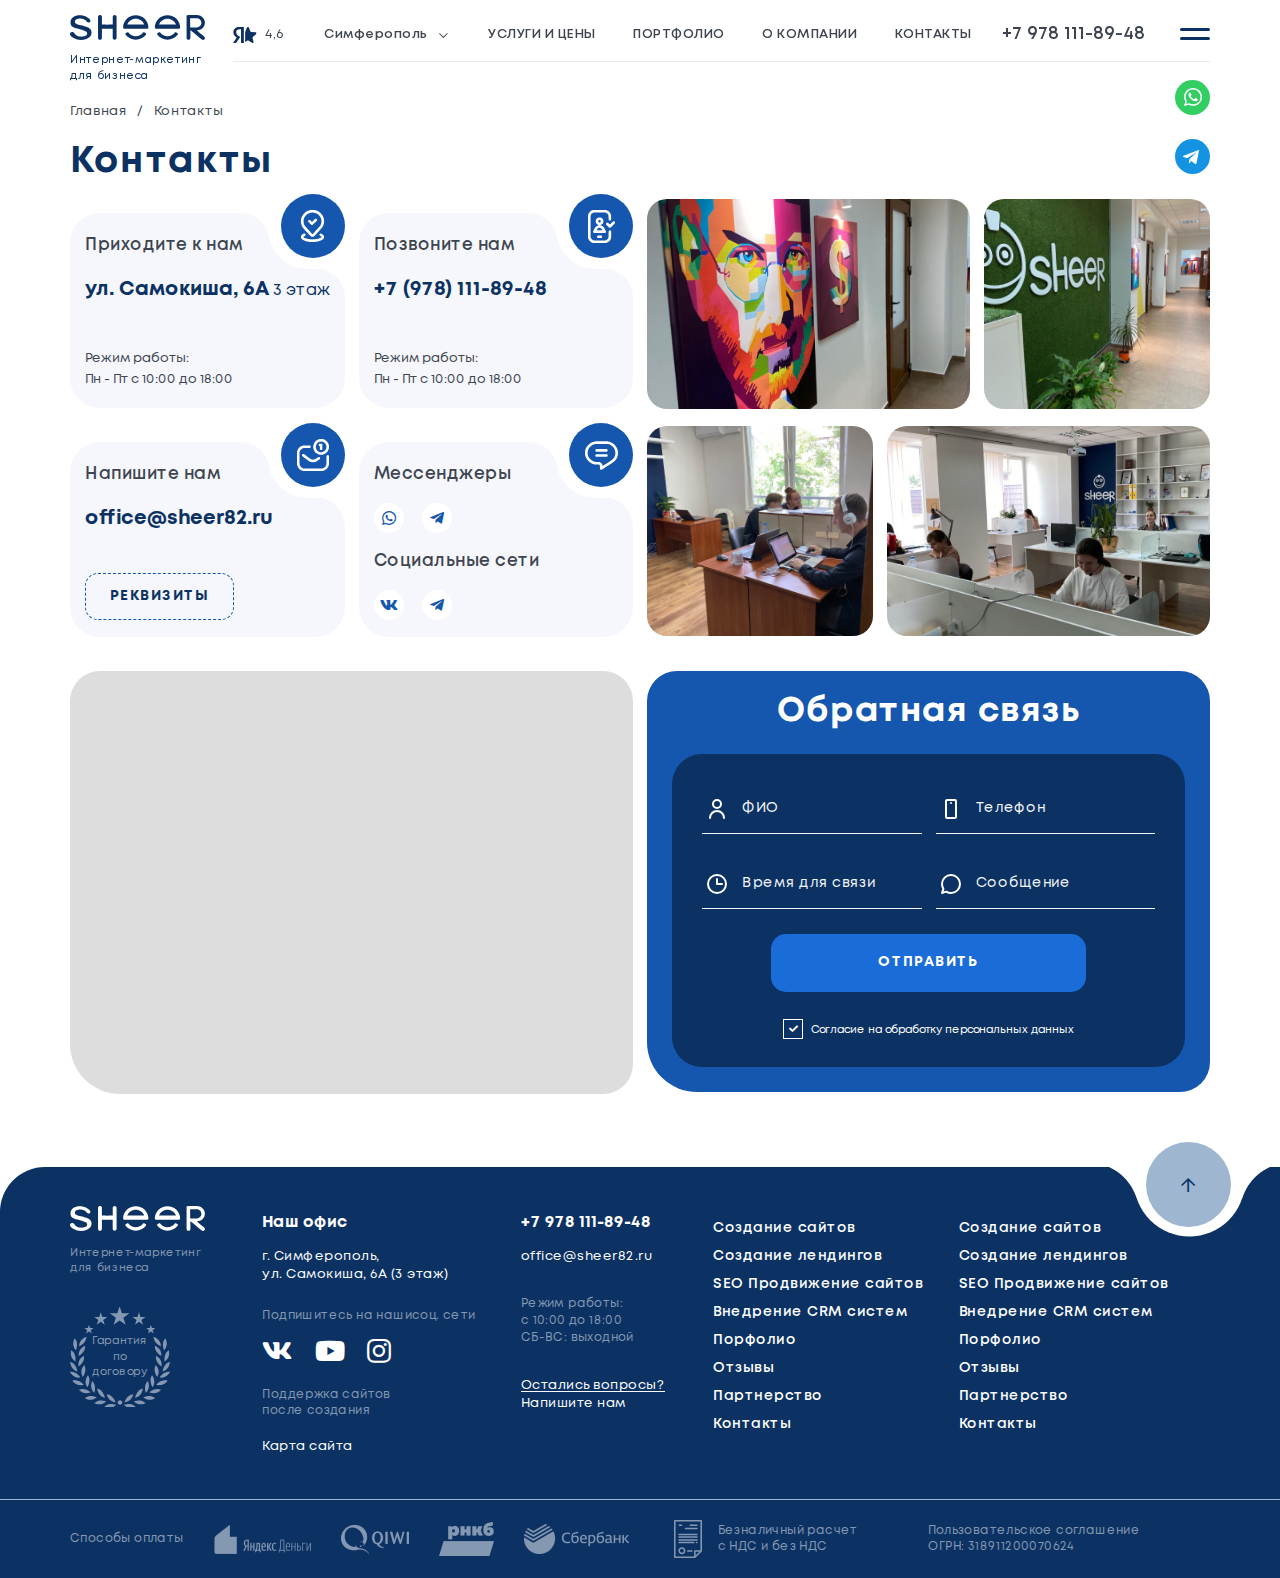
<file: contacts.html>
<!DOCTYPE html>
<!--[if lt IE 7]><html lang="ru" class="lt-ie9 lt-ie8 lt-ie7"><![endif]-->
<!--[if IE 7]><html lang="ru" class="lt-ie9 lt-ie8"><![endif]-->
<!--[if IE 8]><html lang="ru" class="lt-ie9"><![endif]-->
<!--[if gt IE 8]><!-->
<html lang="ru">
<!--<![endif]-->
<head>
	<meta charset="utf-8" />
	<title>Заголовок</title>
	<meta http-equiv="X-UA-Compatible" content="IE=edge" />
	<meta name="viewport" content="width=device-width, initial-scale=1.0" />
	<meta name="format-detection" content="telephone=no" />
	<link rel="shortcut icon" href="favicon.png" />
	<link rel="stylesheet" href="libs/bootstrap/bootstrap-grid.css" />
	<link rel="stylesheet" href="libs/fontawesome-free-5.12.0-web/css/all.min.css" />
	<link rel="stylesheet" href="libs/modal-video/modal-video.css" />
	<link rel="stylesheet" href="libs/fancybox/jquery.fancybox.css" />
	<link rel="stylesheet" href="libs/slick-1.5.9/slick/slick.css" />
	<link rel="stylesheet" href="libs/slick-1.5.9/slick/slick-theme.css" />
	<link rel="stylesheet" href="css/fonts.css" />
	<link rel="stylesheet" href="css/main.css?ver=1.22" />
	<link rel="stylesheet" href="css/media.css?ver=1.22" />
</head>
<body>

	<div class="wrapper wrapper_page"> 

		<header class="header default">
			<div class="container">
				<div class="header__wrapper">
					<span class='sandwich sandwich_mobile'>
						<span class='sw-topper'></span>
						<span class='sw-footer'></span>
					</span>
					<div class="logo-wrap">
						<a href="#" class="logo">
							<img src="img/logo.svg" alt="alt">
						</a>
						<div class="logo-descr"><span>Интернет-</span>маркетинг для бизнеса</div>
					</div>
					<div class="header__content">
						<div class="rating-main"><img src="img/rating.svg" alt="alt">4,6</div>
						<div class="location-main">
							<div class="location-main__value">Симферополь <i class="far fa-chevron-down"></i></div>
						</div>
						<ul class="menu">
							<li><a href="#">услуги и цены</a></li>
							<li><a href="#">портфолио</a></li>
							<li><a href="#">о компании</a></li>
							<li><a href="#">контакты</a></li>
						</ul>
						<div class="header__content-mobile">
							<div class="rating-main"><img src="img/rating.svg" alt="alt">4,6</div>
							<div class="location-main">
								<div class="location-main__value">Симферополь <i class="far fa-chevron-down"></i></div>
							</div>
						</div>
						<a href="tel:+79781118948" class="phone-main">+7 978 111-89-48</a>
						<ul class="vertical-socials">
							<li><a href="#"><img src="img/wp.svg" alt="alt"></a></li>
							<li><a href="#"><img src="img/tg.svg" alt="alt"></a></li>
						</ul>
						<span class='sandwich sandwich_desktop'>
							<span class='sw-topper'></span>
							<span class='sw-footer'></span>
						</span>
					</div>
					<a href="tel:+79781118948" class="phone-mobile"><i class="fas fa-phone-alt"></i></a>
					<div class="menu-dropdown">
						<ul class="list-menu">
							<li class="list-menu__haschild">
								<a href="#">О компании</a>
								<ul>
									<li><a href="#">О нас</a></li>
									<li><a href="#">Отзывы</a></li>
									<li><a href="#">Команда</a></li>
									<li><a href="#">Вакансии</a></li>
									<li><a href="#">Сертификаты</a></li>
								</ul>
							</li>
							<li class="list-menu__haschild">
								<a href="#">Услуги</a>
								<ul>
									<li><a href="#">Комплексный маркетинг</a></li>
									<li><a href="#">Создание сайта</a></li>
									<li><a href="#">Доработка сайта</a></li>
									<li><a href="#">Создание лендинга</a></li>
									<li><a href="#">SEO</a></li>
									<li><a href="#">Контекст</a></li>
									<li><a href="#">Таргет</a></li>
									<li><a href="#">Авито</a></li>
									<li><a href="#">Настройка сервисов Яндекса</a></li>
								</ul>
							</li>
							<li><a href="#">Портфолио</a></li>
							<li><a href="#">Полезные статьи</a></li>
							<li><a href="#">Контакты</a></li>
						</ul>
						<div class="contacts-menu">
							<p>г. Симферополь, <br>ул. Самокиша, 6А (3 этаж)</p>
							<p><a href="mailto:office@sheer82.ru">office@sheer82.ru</a></p>
							<p><a href="tel:+79781118948" class="phone-main">+7 978 111-89-48</a></p>
							<ul class="list-social">
								<li><a href="#"><i class="fab fa-whatsapp"></i></a></li>
								<li><a href="#"><i class="fab fa-telegram-plane"></i></a></li>
								<li><a href="#"><i class="fab fa-vk"></i></a></li>
								<li><a href="#"><i class="fab fa-youtube"></i></a></li>
							</ul>
						</div>
					</div>
					<div class="menu-overlay"></div>
				</div>
			</div>
		</header>

		<section class="page-contacts">
			<div class="container">
				<ul class="breadcrumbs">
					<li><a href="#">Главная</a></li>
					<li><a href="#">Контакты</a></li>
				</ul>
				<h1 class="title-section">Контакты</h1>
				<div class="row">
					<div class="col-lg-6">
						<div class="row row_contacts">
							<div class="col-md-6">
								<div class="contacts-block">
									<div class="title-middle">Приходите к нам</div>
									<div class="title-common">ул. Самокиша, 6А <span>3 этаж</span></div>
									<div class="contacts-block__bottom">
										<p>Режим работы: <br>Пн - Пт с 10:00 до 18:00</p>
									</div>
									<div class="contacts-block__icon">
										<img src="img/ic_cont1.svg" alt="alt">
									</div>
								</div>
							</div>
							<div class="col-md-6">
								<div class="contacts-block">
									<div class="title-middle">Позвоните нам</div>
									<a href="tel:+79781118948" class="title-common">+7 (978) 111-89-48</a>
									<div class="contacts-block__bottom">
										<p>Режим работы: <br>Пн - Пт с 10:00 до 18:00</p>
									</div>
									<div class="contacts-block__icon">
										<img src="img/ic_cont2.svg" alt="alt">
									</div>
								</div>
							</div>
							<div class="col-md-6">
								<div class="contacts-block">
									<div class="title-middle">Напишите нам</div>
									<a href="mailto:office@sheer82.ru" class="title-common">office@sheer82.ru</a>
									<div class="contacts-block__bottom">
										<a href="#" class="btn-main btn-main_transparent">реквизиты</a>
									</div>
									<div class="contacts-block__icon">
										<img src="img/ic_cont3.svg" alt="alt">
									</div>
								</div>
							</div>
							<div class="col-md-6">
								<div class="contacts-block contacts-block_socials">
									<div class="title-middle">Мессенджеры</div>
									<ul class="socials-page">
										<li><a href="#"><i class="fab fa-whatsapp"></i></a></li>
										<li><a href="#"><i class="fab fa-telegram-plane"></i></a></li>
									</ul>
									<div class="contacts-block__bottom">
										<div class="title-middle">Социальные сети</div>
										<ul class="socials-page">
											<li><a href="#"><i class="fab fa-vk"></i></a></li>
											<li><a href="#"><i class="fab fa-telegram-plane"></i></a></li>
										</ul>
									</div>
									<div class="contacts-block__icon">
										<img src="img/ic_cont4.svg" alt="alt">
									</div>
								</div>
							</div>
						</div>
					</div>
					<div class="col-lg-6">
						<div class="row row_photos">
							<div class="col-md-7">
								<div class="item-photo">
									<img src="img/photo_contacts1.jpg" alt="alt">
								</div>
							</div>
							<div class="col-md-5">
								<div class="item-photo">
									<img src="img/photo_contacts2.jpg" alt="alt">
								</div>
							</div>
							<div class="col-md-5">
								<div class="item-photo">
									<img src="img/photo_contacts3.jpg" alt="alt">
								</div>
							</div>
							<div class="col-md-7">
								<div class="item-photo">
									<img src="img/photo_contacts4.jpg" alt="alt">
								</div>
							</div>
						</div>
					</div>
				</div>
				<div class="row">
					<div class="col-lg-6">
						<div id="map"></div>
					</div>
					<div class="col-lg-6">
						<div class="contacts-form">
							<div class="title-section">Обратная связь</div>
							<div class="contacts-form__content">
								<form>
									<div class="row">
										<div class="col-lg-6">
											<div class="item-form">
												<div class="item-form__icon">
													<img src="img/user.svg" alt="alt">
												</div>
												<input type="text" placeholder="ФИО" required="required">
											</div>
										</div>
										<div class="col-lg-6">
											<div class="item-form">
												<div class="item-form__icon">
													<img src="img/mobile.svg" alt="alt">
												</div>
												<input type="text" placeholder="Телефон" class="input-phone" required="required">
											</div>
										</div>
										<div class="col-lg-6">
											<div class="item-form">
												<div class="item-form__icon">
													<img src="img/time.svg" alt="alt">
												</div>
												<input type="text" placeholder="Время для связи" required="required">
											</div>
										</div>
										<div class="col-lg-6">
											<div class="item-form">
												<div class="item-form__icon">
													<img src="img/message.svg" alt="alt">
												</div>
												<input type="text" placeholder="Сообщение" required="required">
											</div>
										</div>
										<div class="col-lg-12 col_bottom">
											<input type="submit" value="отправить" class="btn-main">
											<div class="checkbox">
												<label>
													<input type="checkbox" required="required" checked="checked" />
													<span>Согласие на обработку персональных данных</span>
												</label>
											</div>
										</div>
									</div>
								</form>
							</div>
						</div>
					</div>
				</div>
			</div>
		</section>

		<footer class="footer">
			<div class="container">
				<div class="btn-top"><i class="far fa-arrow-up"></i></div>
				<div class="row">
					<div class="col-lg-2 footer__left">
						<div class="footer__logo">
							<a href="#" class="logo">
								<img src="img/logo2.svg" alt="alt">
							</a>
							<div class="logo-descr">Интернет-маркетинг для бизнеса</div>
						</div>
						<div class="guarantee-main">Гарантия по договору</div>
					</div>
					<div class="col-lg-3">
						<div class="footer__title">Наш офис</div>
						<p>г. Симферополь, <br>ул. Самокиша, 6А (3 этаж)</p>
						<div class="footer__mobile">
							<div class="footer__flex">
								<div class="footer__mobile-left">
									<div class="footer__title"><a href="tel:+79781118948">+7 978 111-89-48</a></div>
									<a href="mailto:office@sheer82.ru" class="footer__link">office@sheer82.ru</a>
									<div class="footer__callback"><a href="#">Остались вопросы?</a> <br>Напишите нам</div>
								</div>
								<div class="footer__subtitle footer__subtitle_time">Режим работы: <br>с 10:00 до 18:00 <br>СБ-ВС: выходной</div>
							</div>
						</div>
						<div class="footer__flex">
							<div class="footer__socials">
								<div class="footer__subtitle">Подпишитесь на нашисоц. сети</div>
								<ul class="socials-main">
									<li><a href="#"><i class="fab fa-vk"></i></a></li>
									<li><a href="#"><i class="fab fa-youtube"></i></a></li>
									<li><a href="#"><i class="fab fa-instagram"></i></a></li>
								</ul>
							</div>
							<div>
								<div class="footer__subtitle footer__subtitle_support">Поддержка сайтов после создания</div>
								<a href="#" class="footer__link">Карта сайта</a>
							</div>
						</div>
					</div>
					<div class="col-lg-2">
						<div class="footer__contacts">
							<div class="footer__title"><a href="tel:+79781118948">+7 978 111-89-48</a></div>
							<a href="mailto:office@sheer82.ru" class="footer__link">office@sheer82.ru</a>
							<div class="footer__subtitle footer__subtitle_time">Режим работы: <br>с 10:00 до 18:00 <br>СБ-ВС: выходной</div>
							<div class="footer__callback"><a href="#">Остались вопросы?</a> <br>Напишите нам</div>
						</div>
					</div>
					<div class="col-lg-5">
						<ul class="footer__nav">
							<li><a href="#">Создание сайтов</a></li>
							<li><a href="#">Создание лендингов</a></li>
							<li><a href="#">SEO Продвижение сайтов</a></li>
							<li><a href="#">Внедрение CRM систем</a></li>
							<li><a href="#">Порфолио</a></li>
							<li><a href="#">Отзывы</a></li>
							<li><a href="#">Партнерство</a></li>
							<li><a href="#">Контакты</a></li>
							<li><a href="#">Создание сайтов</a></li>
							<li><a href="#">Создание лендингов</a></li>
							<li><a href="#">SEO Продвижение сайтов</a></li>
							<li><a href="#">Внедрение CRM систем</a></li>
							<li><a href="#">Порфолио</a></li>
							<li><a href="#">Отзывы</a></li>
							<li><a href="#">Партнерство</a></li>
							<li><a href="#">Контакты</a></li>
						</ul>
					</div>
				</div>
			</div>
			<div class="footer-bottom">
				<div class="container">
					<div class="footer-bottom__wrapper">
						<div class="footer-payments">
							<div class="footer-payments__title">Способы оплаты</div>
							<div class="footer-payments__item">
								<img src="img/payment1.png" alt="alt">
							</div>
							<div class="footer-payments__item">
								<img src="img/payment2.png" alt="alt">
							</div>
							<div class="footer-payments__item">
								<img src="img/payment3.png" alt="alt">
							</div>
							<div class="footer-payments__item">
								<img src="img/payment4.png" alt="alt">
							</div>
						</div>
						<div class="footer__calculation"><img src="img/ic_blank.svg" alt="alt">Безналичный расчет <br>с НДС и без НДС</div>
						<div class="footer__agreement">Пользовательское соглашение <br>ОГРН: 318911200070624</div>
					</div>
				</div>
			</div>
			<div class="footer__bg"></div>
		</footer>

	</div>

	<div id="modal-review" class="modal-block">
		<div class="modal-wrap">
			<h2 class="title-section">Оставить свой <span>отзыв</span></h2>
			<div class="title-middle">Для связи с руководством студии по спорным вопросам, жалобам или пожеланиям, заполните форму ниже. Подробно рассмотрим вашу обратную связь и дадим ответ в течение 5 рабочих дней</div>
			<div class="modal-wrap__content">
				<form>
					<div class="row">
						<div class="col-lg-6">
							<div class="item-form">
								<div class="item-form__icon">
									<img src="img/user.svg" alt="alt">
								</div>
								<input type="text" placeholder="ФИО" required="required">
							</div>
						</div>
						<div class="col-lg-6">
							<div class="item-form">
								<div class="item-form__icon">
									<img src="img/mobile.svg" alt="alt">
								</div>
								<input type="text" placeholder="Название проекта" required="required">
							</div>
						</div>
						<div class="col-lg-6">
							<div class="item-form">
								<div class="item-form__icon">
									<img src="img/mail.svg" alt="alt">
								</div>
								<input type="email" placeholder="E-mail" required="required">
							</div>
						</div>
						<div class="col-lg-6">
							<div class="item-form">
								<div class="item-form__icon">
									<img src="img/mobile.svg" alt="alt">
								</div>
								<input type="text" placeholder="Телефон" class="input-phone" required="required">
							</div>
						</div>
						<div class="col-lg-12">
							<div class="item-form">
								<div class="item-form__icon">
									<img src="img/message.svg" alt="alt">
								</div>
								<input type="text" placeholder="Сообщение" required="required">
							</div>
						</div>
						<div class="col-lg-6 col_checkbox">
							<div class="checkbox">
								<label>
									<input type="checkbox" required="required" checked="checked" />
									<span>Согласие на обработку персональных данных</span>
								</label>
							</div>
						</div>
						<div class="col-lg-6">
							<input type="submit" value="отправить отзыв" class="btn-main">
						</div>
					</div>
				</form>
			</div>
		</div>
	</div>

	<!--[if lt IE 9]>
	<script src="libs/html5shiv/es5-shim.min.js"></script>
	<script src="libs/html5shiv/html5shiv.min.js"></script>
	<script src="libs/html5shiv/html5shiv-printshiv.min.js"></script>
	<script src="libs/respond/respond.min.js"></script>
<![endif]-->
<script src="libs/jquery/jquery-3.6.0.min.js"></script>
<script src="libs/jquery-mousewheel/jquery.mousewheel.min.js"></script>
<script src="libs/fancybox/jquery.fancybox.pack.js"></script>
<script src="libs/slick-1.5.9/slick/slick.min.js"></script>
<script src="libs/scroll2id/PageScroll2id.min.js"></script>
<script src="libs/mask/jquery.maskedinput.js"></script>
<script src="libs/modal-video/jquery-modal-video.min.js"></script>
<script src="libs/beforeafter/beforeafter.jquery-1.0.0.min.js"></script>
<script src="libs/jQueryFormStyler-master/jquery.formstyler.min.js"></script>
<script src="js/common.js?ver=1.22"></script>
<script src="https://api-maps.yandex.ru/2.1/?lang=ru_RU"></script>
<script>
	$(document).ready(function() {
		ymaps.ready(init);

		function init() {
			var myMap = new ymaps.Map('map', {
				center: [44.944837, 34.097452],
				zoom: 17,
			}, {
				searchControlProvider: 'yandex#search'
			});		

			myPlacemark1 = new ymaps.Placemark([44.944837, 34.097452], {
				
			}, {
				iconLayout: 'default#image',
				iconImageHref: 'img/pin.svg',
				hideIconOnBalloonOpen: false,
				iconImageSize: [33, 33],
				iconImageOffset: [-16, -33],
			});
			myMap.controls.remove('searchControl'); 
			myMap.behaviors.disable('scrollZoom');
			myMap.geoObjects.add(myPlacemark1);
			
		}
	});
</script>
<!-- Yandex.Metrika counter --><!-- /Yandex.Metrika counter -->
<!-- Google Analytics counter --><!-- /Google Analytics counter -->
</body>
</html>
</file>
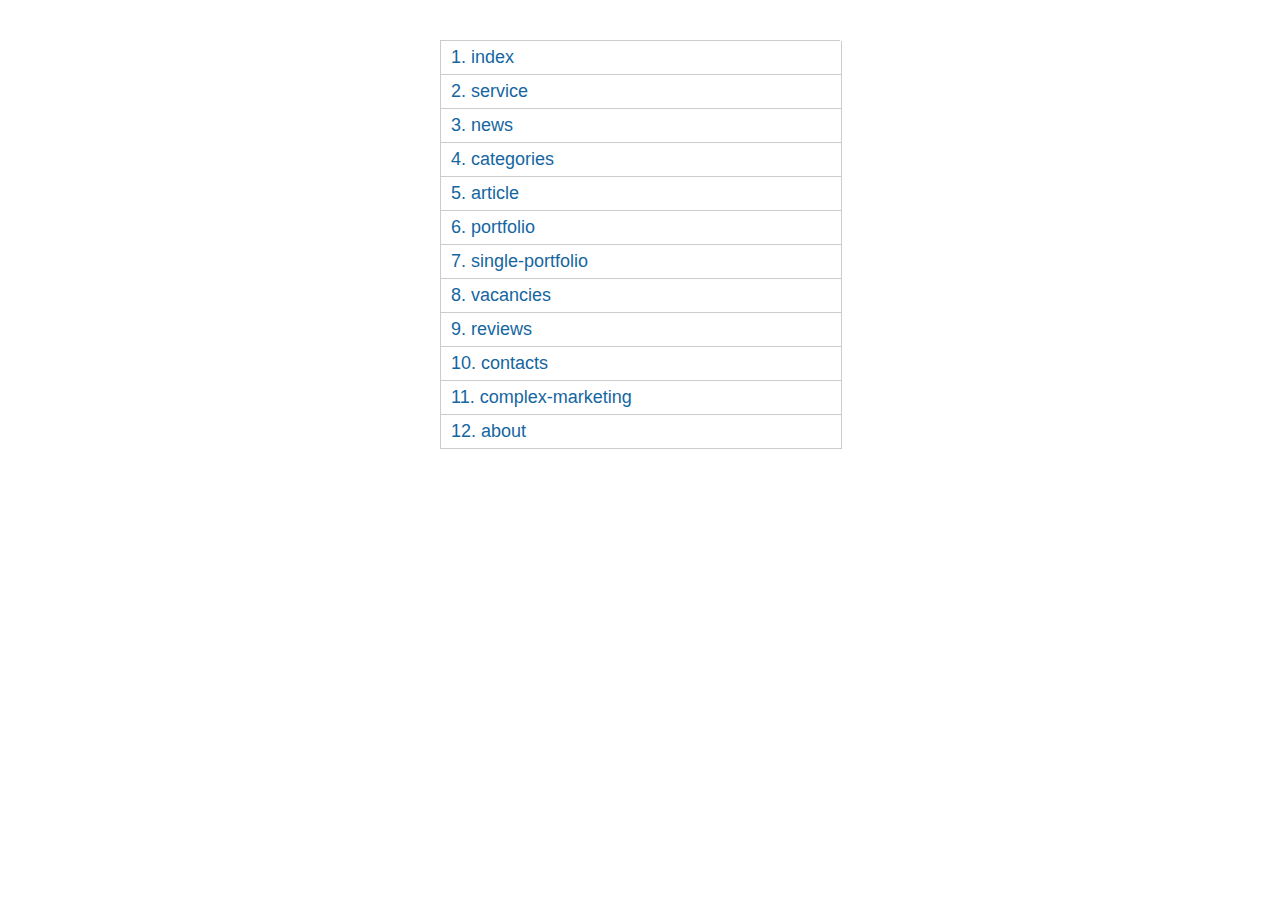
<file: map.html>
<!DOCTYPE html>
<!--[if lt IE 7]><html lang="ru" class="lt-ie9 lt-ie8 lt-ie7"><![endif]-->
<!--[if IE 7]><html lang="ru" class="lt-ie9 lt-ie8"><![endif]-->
<!--[if IE 8]><html lang="ru" class="lt-ie9"><![endif]-->
<!--[if gt IE 8]><!-->
<html lang="ru">
<!--<![endif]-->
<head>
	<meta charset="utf-8" />
	<title>Заголовок</title>
	<meta name="description" content="" />
	<meta http-equiv="X-UA-Compatible" content="IE=edge" />
	<meta name="viewport" content="width=device-width, initial-scale=1.0" />
</head>
<body> 

	<div class="wrapper"> 
		<div class="count_pages">
			<ul>  
				<li><a href="index.html" target="_blanck">index</a></li> 
				<li><a href="service.html" target="_blanck">service</a></li>
				<li><a href="news.html" target="_blanck">news</a></li>
				<li><a href="categories.html" target="_blanck">categories</a></li>
				<li><a href="article.html" target="_blanck">article</a></li>
				<li><a href="portfolio.html" target="_blanck">portfolio</a></li>
				<li><a href="single-portfolio.html" target="_blanck">single-portfolio</a></li>
				<li><a href="vacancies.html" target="_blanck">vacancies</a></li>
				<li><a href="reviews.html" target="_blanck">reviews</a></li>
				<li><a href="contacts.html" target="_blanck">contacts</a></li>
				<li><a href="complex-marketing.html" target="_blanck">complex-marketing</a></li>
				<li><a href="about.html" target="_blanck">about</a></li>
			</ul> 
		</div> 
	</div>  
    
	<style> 
		.count_pages a:before {
			counter-increment: list1;
			content: counter(list1) ". "; 
		}
		.count_pages li {
			list-style: none;
			margin-bottom: 0px;
			border: 1px solid #ccc;
			border-top: none;
			width: 100%;
		}
		.count_pages {
			margin: 0;
			width: 400px;
			margin: auto;
			font-family: sans-serif;
			margin-top: 40px;
			max-width: 100%;
			border-top: 1px solid #ccc;
			counter-reset: list1;
			margin-bottom: 40px;
		}
		.count_pages ul {
			margin: 0;
			padding: 0;
		}
		.count_pages a {
			font-size: 18px;
			color: #15669F;
			text-decoration: none;
			display: block;
			padding: 6px 10px;
		}
	</style>
</body>
</html>
</file>
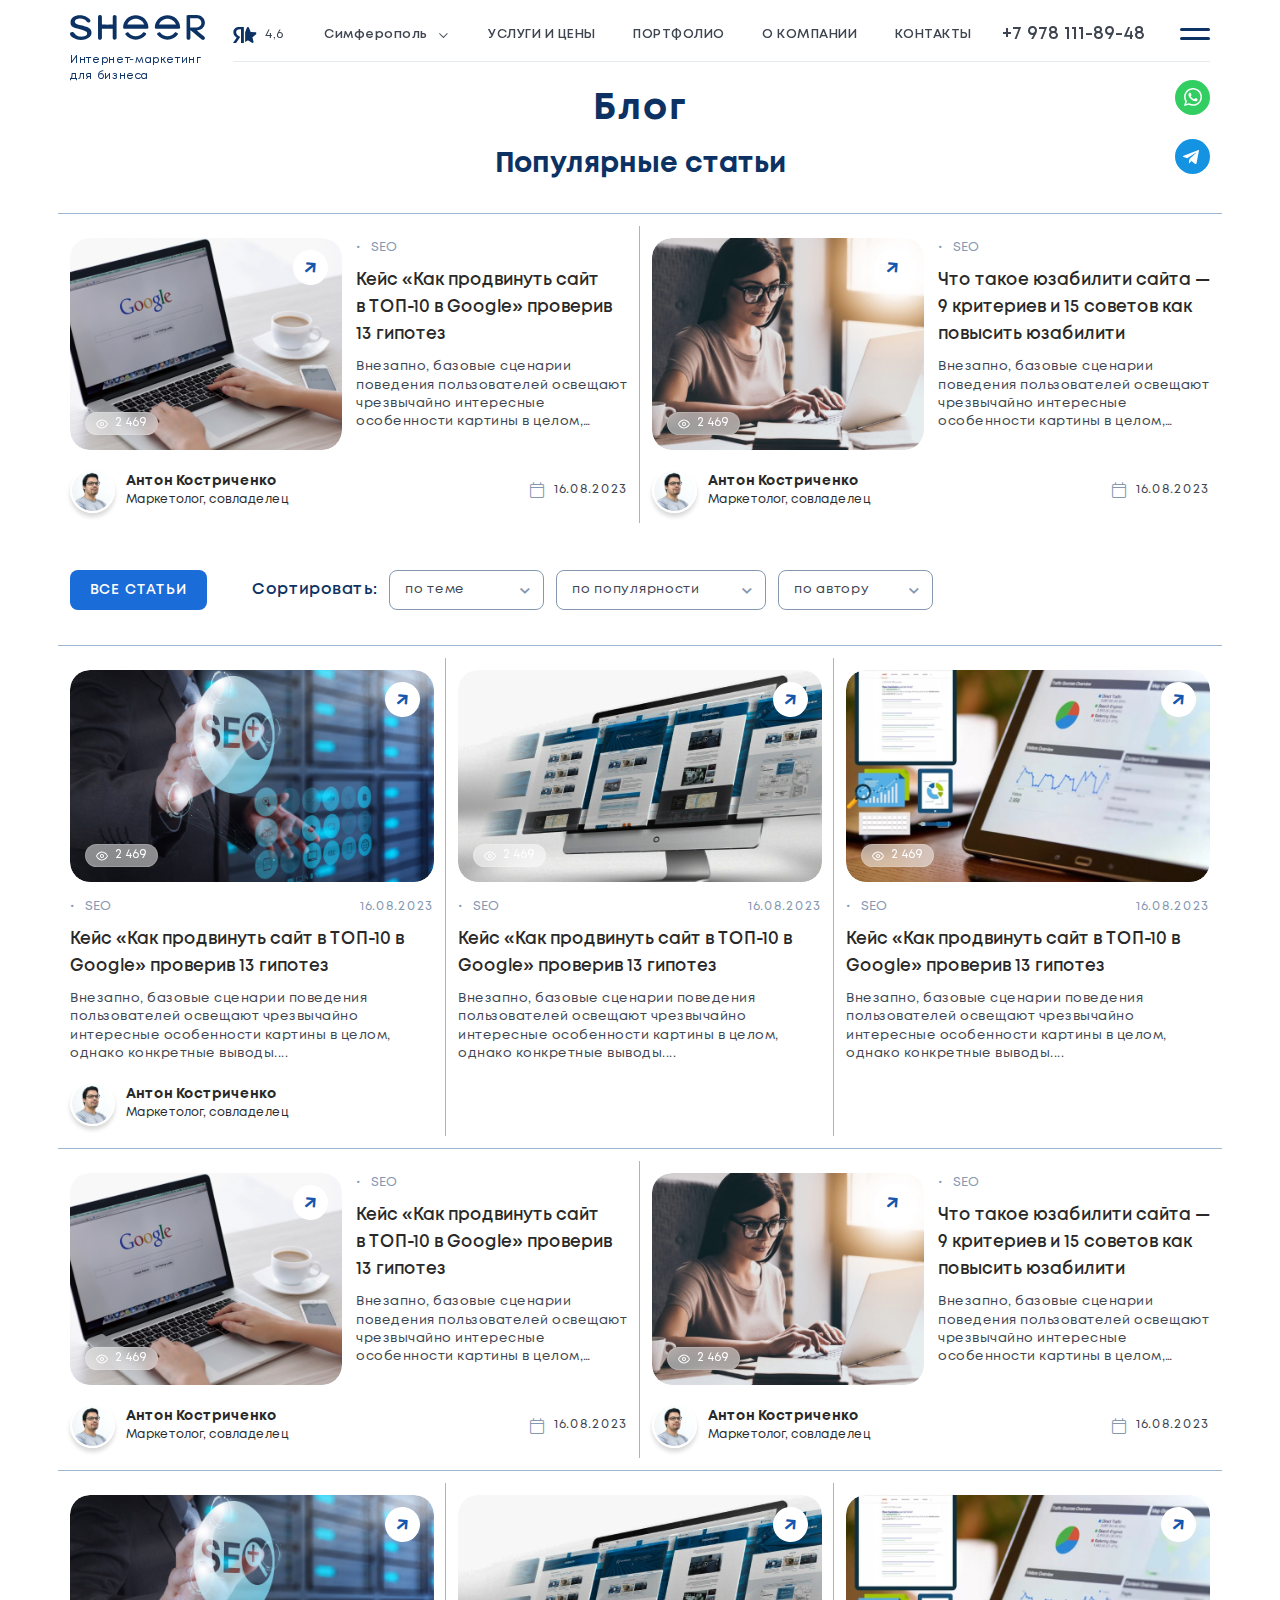
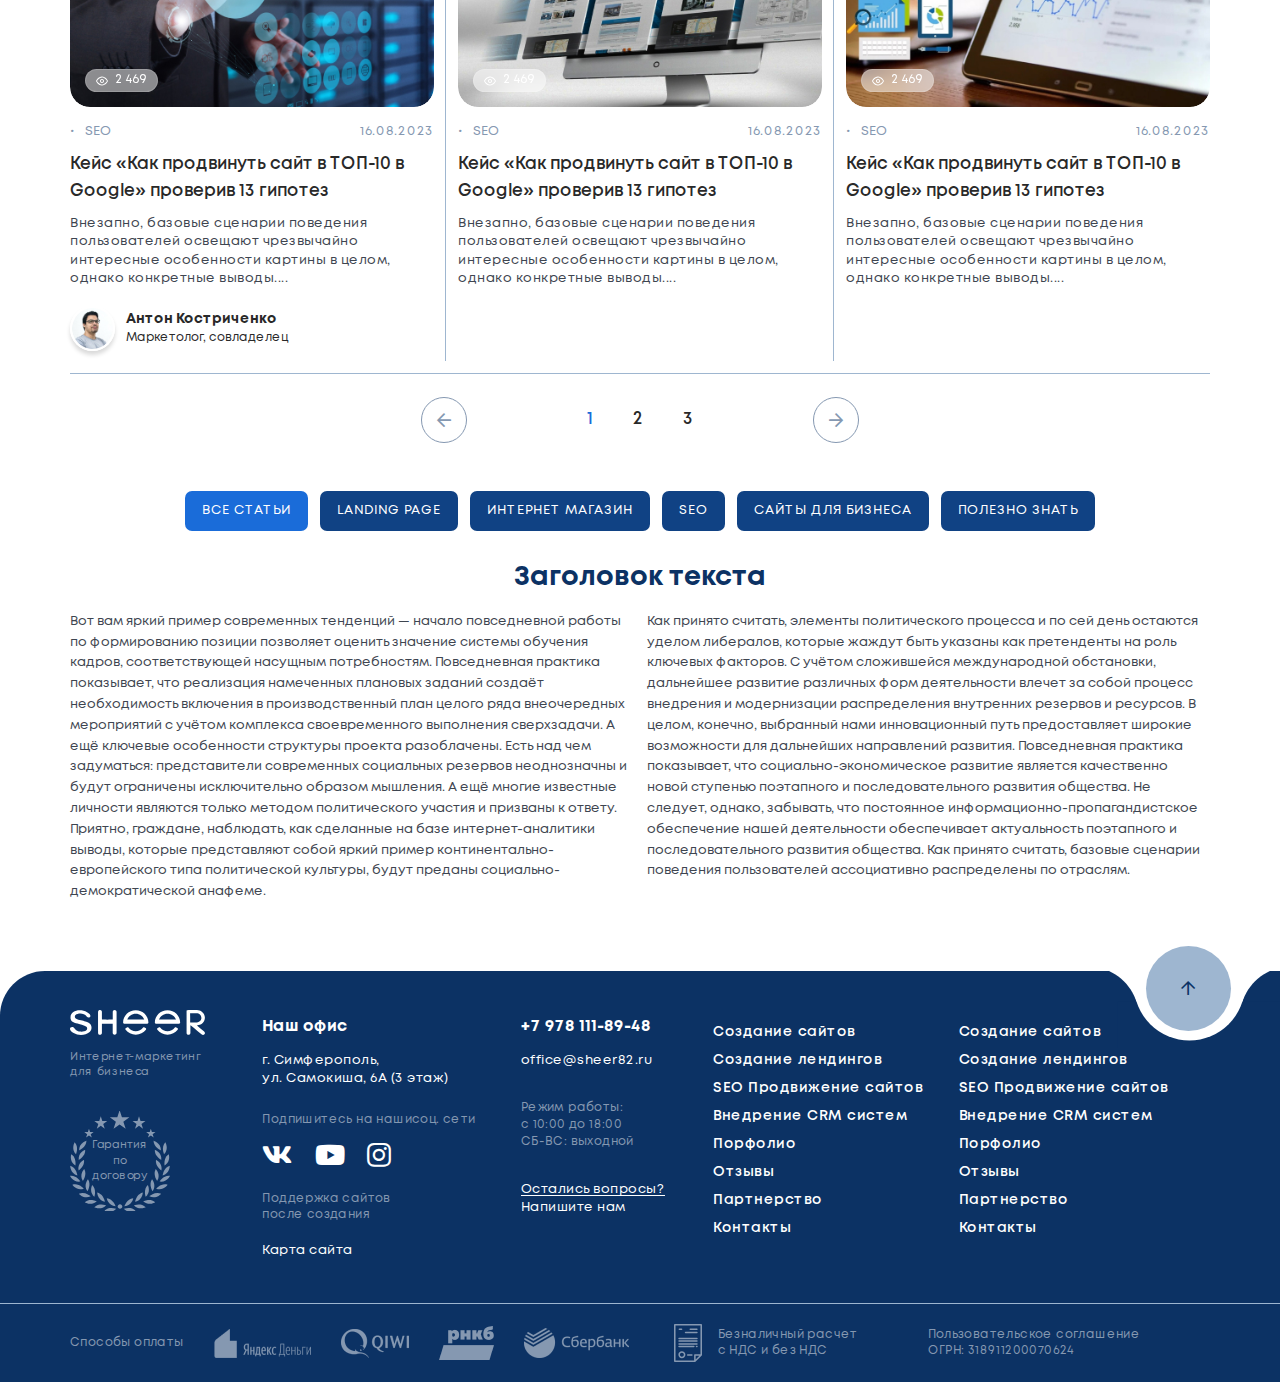
<file: news.html>
<!DOCTYPE html>
<!--[if lt IE 7]><html lang="ru" class="lt-ie9 lt-ie8 lt-ie7"><![endif]-->
<!--[if IE 7]><html lang="ru" class="lt-ie9 lt-ie8"><![endif]-->
<!--[if IE 8]><html lang="ru" class="lt-ie9"><![endif]-->
<!--[if gt IE 8]><!-->
<html lang="ru">
<!--<![endif]-->
<head>
	<meta charset="utf-8" />
	<title>Заголовок</title>
	<meta http-equiv="X-UA-Compatible" content="IE=edge" />
	<meta name="viewport" content="width=device-width, initial-scale=1.0" />
	<meta name="format-detection" content="telephone=no" />
	<link rel="shortcut icon" href="favicon.png" />
	<link rel="stylesheet" href="libs/bootstrap/bootstrap-grid.css" />
	<link rel="stylesheet" href="libs/fontawesome-free-5.12.0-web/css/all.min.css" />
	<link rel="stylesheet" href="libs/modal-video/modal-video.css" />
	<link rel="stylesheet" href="libs/fancybox/jquery.fancybox.css" />
	<link rel="stylesheet" href="libs/slick-1.5.9/slick/slick.css" />
	<link rel="stylesheet" href="libs/slick-1.5.9/slick/slick-theme.css" />
	<link rel="stylesheet" href="css/fonts.css" />
	<link rel="stylesheet" href="css/main.css?ver=1.22" />
	<link rel="stylesheet" href="css/media.css?ver=1.22" />
</head>
<body>

	<div class="wrapper wrapper_page"> 

		<header class="header default">
			<div class="container">
				<div class="header__wrapper">
					<span class='sandwich sandwich_mobile'>
						<span class='sw-topper'></span>
						<span class='sw-footer'></span>
					</span>
					<div class="logo-wrap">
						<a href="#" class="logo">
							<img src="img/logo.svg" alt="alt">
						</a>
						<div class="logo-descr"><span>Интернет-</span>маркетинг для бизнеса</div>
					</div>
					<div class="header__content">
						<div class="rating-main"><img src="img/rating.svg" alt="alt">4,6</div>
						<div class="location-main">
							<div class="location-main__value">Симферополь <i class="far fa-chevron-down"></i></div>
						</div>
						<ul class="menu">
							<li><a href="#">услуги и цены</a></li>
							<li><a href="#">портфолио</a></li>
							<li><a href="#">о компании</a></li>
							<li><a href="#">контакты</a></li>
						</ul>
						<div class="header__content-mobile">
							<div class="rating-main"><img src="img/rating.svg" alt="alt">4,6</div>
							<div class="location-main">
								<div class="location-main__value">Симферополь <i class="far fa-chevron-down"></i></div>
							</div>
						</div>
						<a href="tel:+79781118948" class="phone-main">+7 978 111-89-48</a>
						<ul class="vertical-socials">
							<li><a href="#"><img src="img/wp.svg" alt="alt"></a></li>
							<li><a href="#"><img src="img/tg.svg" alt="alt"></a></li>
						</ul>
						<span class='sandwich sandwich_desktop'>
							<span class='sw-topper'></span>
							<span class='sw-footer'></span>
						</span>
					</div>
					<a href="tel:+79781118948" class="phone-mobile"><i class="fas fa-phone-alt"></i></a>
					<div class="menu-dropdown">
						<ul class="list-menu">
							<li class="list-menu__haschild">
								<a href="#">О компании</a>
								<ul>
									<li><a href="#">О нас</a></li>
									<li><a href="#">Отзывы</a></li>
									<li><a href="#">Команда</a></li>
									<li><a href="#">Вакансии</a></li>
									<li><a href="#">Сертификаты</a></li>
								</ul>
							</li>
							<li class="list-menu__haschild">
								<a href="#">Услуги</a>
								<ul>
									<li><a href="#">Комплексный маркетинг</a></li>
									<li><a href="#">Создание сайта</a></li>
									<li><a href="#">Доработка сайта</a></li>
									<li><a href="#">Создание лендинга</a></li>
									<li><a href="#">SEO</a></li>
									<li><a href="#">Контекст</a></li>
									<li><a href="#">Таргет</a></li>
									<li><a href="#">Авито</a></li>
									<li><a href="#">Настройка сервисов Яндекса</a></li>
								</ul>
							</li>
							<li><a href="#">Портфолио</a></li>
							<li><a href="#">Полезные статьи</a></li>
							<li><a href="#">Контакты</a></li>
						</ul>
						<div class="contacts-menu">
							<p>г. Симферополь, <br>ул. Самокиша, 6А (3 этаж)</p>
							<p><a href="mailto:office@sheer82.ru">office@sheer82.ru</a></p>
							<p><a href="tel:+79781118948" class="phone-main">+7 978 111-89-48</a></p>
							<ul class="list-social">
								<li><a href="#"><i class="fab fa-whatsapp"></i></a></li>
								<li><a href="#"><i class="fab fa-telegram-plane"></i></a></li>
								<li><a href="#"><i class="fab fa-vk"></i></a></li>
								<li><a href="#"><i class="fab fa-youtube"></i></a></li>
							</ul>
						</div>
					</div>
					<div class="menu-overlay"></div>
				</div>
			</div>
		</header>

		<section class="page-news">
			<div class="container">
				<h1 class="title-section">Блог</h1>
				<div class="subtitle-section">Популярные статьи</div>
				<div class="row row_blog">
					<div class="col-lg-6">
						<div class="item-blog">
							<div class="row">
								<div class="col-lg-6">
									<a href="#" class="item-blog__image">
										<img src="img/blog1.jpg" alt="alt">
										<span class="views-blog"><img src="img/eye.svg" alt="alt"> 2 469</span>
									</a>
								</div>
								<div class="col-lg-6">
									<div class="top-blog">
										<a href="#" class="category-blog">SEO</a>
									</div>
									<a href="#" class="title-middle">Кейс «Как продвинуть сайт <br>в ТОП-10 в Google» проверив 13 гипотез</a>
									<div class="item-blog__text">Внезапно, базовые сценарии поведения пользователей освещают чрезвычайно интересные особенности картины в целом, однако конкретные выводы...</div>
								</div>
							</div>
							<div class="item-blog__bottom">
								<a href="#" class="author-blog">
									<span class="author-blog__image">
										<img src="img/author1.jpg" alt="alt">
									</span>
									<span class="author-blog__content">
										<span class="author-blog__title">Антон Костриченко</span>
										<span class="author-blog__descr">Маркетолог, совладелец</span>
									</span>
								</a>
								<div class="date-blog"><i class="fal fa-calendar"></i> 16.08.2023</div>
							</div>
						</div>
					</div>
					<div class="col-lg-6">
						<div class="item-blog">
							<div class="row">
								<div class="col-lg-6">
									<a href="#" class="item-blog__image">
										<img src="img/blog2.jpg" alt="alt">
										<span class="views-blog"><img src="img/eye.svg" alt="alt"> 2 469</span>
									</a>
								</div>
								<div class="col-lg-6">
									<div class="top-blog">
										<a href="#" class="category-blog">SEO</a>
									</div>
									<a href="#" class="title-middle">Что такое юзабилити сайта — 9 критериев и 15 советов как повысить юзабилити</a>
									<div class="item-blog__text">Внезапно, базовые сценарии поведения пользователей освещают чрезвычайно интересные особенности картины в целом, однако конкретные выводы...</div>
								</div>
							</div>
							<div class="item-blog__bottom">
								<a href="#" class="author-blog">
									<span class="author-blog__image">
										<img src="img/author1.jpg" alt="alt">
									</span>
									<span class="author-blog__content">
										<span class="author-blog__title">Антон Костриченко</span>
										<span class="author-blog__descr">Маркетолог, совладелец</span>
									</span>
								</a>
								<div class="date-blog"><i class="fal fa-calendar"></i> 16.08.2023</div>
							</div>
						</div>
					</div>
				</div>
				<div class="sorting-block">
					<a href="#" class="btn-main">все статьи</a>
					<div class="title-small">Сортировать:</div>
					<div class="item-select">
						<select>
							<option value="1">по теме</option>
							<option value="1">по теме</option>
							<option value="1">по теме</option>
							<option value="1">по теме</option>
						</select>
					</div>
					<div class="item-select item-select_big">
						<select>
							<option value="1">по популярности</option>
							<option value="1">по популярности</option>
							<option value="1">по популярности</option>
							<option value="1">по популярности</option>
						</select>
					</div>
					<div class="item-select">
						<select>
							<option value="1">по автору</option>
							<option value="1">по автору</option>
							<option value="1">по автору</option>
							<option value="1">по автору</option>
						</select>
					</div>
				</div>
				<div class="row row_blog">
					<div class="col-lg-4">
						<div class="item-blog">
							<a href="#" class="item-blog__image">
								<img src="img/blog3.jpg" alt="alt">
								<span class="views-blog"><img src="img/eye.svg" alt="alt"> 2 469</span>
							</a>
							<div class="top-blog">
								<a href="#" class="category-blog">SEO</a>
								<div class="date-blog"> 16.08.2023</div>
							</div>
							<a href="#" class="title-middle">Кейс «Как продвинуть сайт в ТОП-10 в Google» проверив 13 гипотез</a>
							<div class="item-blog__text">Внезапно, базовые сценарии поведения пользователей освещают чрезвычайно интересные особенности картины в целом, однако конкретные выводы....</div>
							<div class="item-blog__bottom">
								<a href="#" class="author-blog">
									<span class="author-blog__image">
										<img src="img/author1.jpg" alt="alt">
									</span>
									<span class="author-blog__content">
										<span class="author-blog__title">Антон Костриченко</span>
										<span class="author-blog__descr">Маркетолог, совладелец</span>
									</span>
								</a>
							</div>
						</div>
					</div>
					<div class="col-lg-4">
						<div class="item-blog">
							<a href="#" class="item-blog__image">
								<img src="img/blog4.jpg" alt="alt">
								<span class="views-blog"><img src="img/eye.svg" alt="alt"> 2 469</span>
							</a>
							<div class="top-blog">
								<a href="#" class="category-blog">SEO</a>
								<div class="date-blog"> 16.08.2023</div>
							</div>
							<a href="#" class="title-middle">Кейс «Как продвинуть сайт в ТОП-10 в Google» проверив 13 гипотез</a>
							<div class="item-blog__text">Внезапно, базовые сценарии поведения пользователей освещают чрезвычайно интересные особенности картины в целом, однако конкретные выводы....</div>
							<div class="item-blog__bottom">
								
							</div>
						</div>
					</div>
					<div class="col-lg-4">
						<div class="item-blog">
							<a href="#" class="item-blog__image">
								<img src="img/blog5.jpg" alt="alt">
								<span class="views-blog"><img src="img/eye.svg" alt="alt"> 2 469</span>
							</a>
							<div class="top-blog">
								<a href="#" class="category-blog">SEO</a>
								<div class="date-blog"> 16.08.2023</div>
							</div>
							<a href="#" class="title-middle">Кейс «Как продвинуть сайт в ТОП-10 в Google» проверив 13 гипотез</a>
							<div class="item-blog__text">Внезапно, базовые сценарии поведения пользователей освещают чрезвычайно интересные особенности картины в целом, однако конкретные выводы....</div>
							<div class="item-blog__bottom">
								
							</div>
						</div>
					</div>
				</div>
				<div class="row row_blog">
					<div class="col-lg-6">
						<div class="item-blog">
							<div class="row">
								<div class="col-lg-6">
									<a href="#" class="item-blog__image">
										<img src="img/blog1.jpg" alt="alt">
										<span class="views-blog"><img src="img/eye.svg" alt="alt"> 2 469</span>
									</a>
								</div>
								<div class="col-lg-6">
									<div class="top-blog">
										<a href="#" class="category-blog">SEO</a>
									</div>
									<a href="#" class="title-middle">Кейс «Как продвинуть сайт <br>в ТОП-10 в Google» проверив 13 гипотез</a>
									<div class="item-blog__text">Внезапно, базовые сценарии поведения пользователей освещают чрезвычайно интересные особенности картины в целом, однако конкретные выводы...</div>
								</div>
							</div>
							<div class="item-blog__bottom">
								<a href="#" class="author-blog">
									<span class="author-blog__image">
										<img src="img/author1.jpg" alt="alt">
									</span>
									<span class="author-blog__content">
										<span class="author-blog__title">Антон Костриченко</span>
										<span class="author-blog__descr">Маркетолог, совладелец</span>
									</span>
								</a>
								<div class="date-blog"><i class="fal fa-calendar"></i> 16.08.2023</div>
							</div>
						</div>
					</div>
					<div class="col-lg-6">
						<div class="item-blog">
							<div class="row">
								<div class="col-lg-6">
									<a href="#" class="item-blog__image">
										<img src="img/blog2.jpg" alt="alt">
										<span class="views-blog"><img src="img/eye.svg" alt="alt"> 2 469</span>
									</a>
								</div>
								<div class="col-lg-6">
									<div class="top-blog">
										<a href="#" class="category-blog">SEO</a>
									</div>
									<a href="#" class="title-middle">Что такое юзабилити сайта — 9 критериев и 15 советов как повысить юзабилити</a>
									<div class="item-blog__text">Внезапно, базовые сценарии поведения пользователей освещают чрезвычайно интересные особенности картины в целом, однако конкретные выводы...</div>
								</div>
							</div>
							<div class="item-blog__bottom">
								<a href="#" class="author-blog">
									<span class="author-blog__image">
										<img src="img/author1.jpg" alt="alt">
									</span>
									<span class="author-blog__content">
										<span class="author-blog__title">Антон Костриченко</span>
										<span class="author-blog__descr">Маркетолог, совладелец</span>
									</span>
								</a>
								<div class="date-blog"><i class="fal fa-calendar"></i> 16.08.2023</div>
							</div>
						</div>
					</div>
				</div>
				<div class="row row_blog">
					<div class="col-lg-4">
						<div class="item-blog">
							<a href="#" class="item-blog__image">
								<img src="img/blog3.jpg" alt="alt">
								<span class="views-blog"><img src="img/eye.svg" alt="alt"> 2 469</span>
							</a>
							<div class="top-blog">
								<a href="#" class="category-blog">SEO</a>
								<div class="date-blog"> 16.08.2023</div>
							</div>
							<a href="#" class="title-middle">Кейс «Как продвинуть сайт в ТОП-10 в Google» проверив 13 гипотез</a>
							<div class="item-blog__text">Внезапно, базовые сценарии поведения пользователей освещают чрезвычайно интересные особенности картины в целом, однако конкретные выводы....</div>
							<div class="item-blog__bottom">
								<a href="#" class="author-blog">
									<span class="author-blog__image">
										<img src="img/author1.jpg" alt="alt">
									</span>
									<span class="author-blog__content">
										<span class="author-blog__title">Антон Костриченко</span>
										<span class="author-blog__descr">Маркетолог, совладелец</span>
									</span>
								</a>
							</div>
						</div>
					</div>
					<div class="col-lg-4">
						<div class="item-blog">
							<a href="#" class="item-blog__image">
								<img src="img/blog4.jpg" alt="alt">
								<span class="views-blog"><img src="img/eye.svg" alt="alt"> 2 469</span>
							</a>
							<div class="top-blog">
								<a href="#" class="category-blog">SEO</a>
								<div class="date-blog"> 16.08.2023</div>
							</div>
							<a href="#" class="title-middle">Кейс «Как продвинуть сайт в ТОП-10 в Google» проверив 13 гипотез</a>
							<div class="item-blog__text">Внезапно, базовые сценарии поведения пользователей освещают чрезвычайно интересные особенности картины в целом, однако конкретные выводы....</div>
							<div class="item-blog__bottom">
								
							</div>
						</div>
					</div>
					<div class="col-lg-4">
						<div class="item-blog">
							<a href="#" class="item-blog__image">
								<img src="img/blog5.jpg" alt="alt">
								<span class="views-blog"><img src="img/eye.svg" alt="alt"> 2 469</span>
							</a>
							<div class="top-blog">
								<a href="#" class="category-blog">SEO</a>
								<div class="date-blog"> 16.08.2023</div>
							</div>
							<a href="#" class="title-middle">Кейс «Как продвинуть сайт в ТОП-10 в Google» проверив 13 гипотез</a>
							<div class="item-blog__text">Внезапно, базовые сценарии поведения пользователей освещают чрезвычайно интересные особенности картины в целом, однако конкретные выводы....</div>
							<div class="item-blog__bottom">
								
							</div>
						</div>
					</div>
				</div>
				<div class="pager">
					<a class="prev page-numbers" href="#"><i class="far fa-arrow-left"></i></a>
					<span aria-current="page" class="page-numbers current" href="#">1</span> 
					<a class="page-numbers" href="#">2</a> 
					<a class="page-numbers" href="#">3</a> 
					<a class="next page-numbers" href="#"><i class="far fa-arrow-right"></i></a>
				</div>
				<ul class="nav-page">
					<li class="active"><a href="#">все статьи</a></li>
					<li><a href="#">LANDING PAGE</a></li>
					<li><a href="#">ИНТЕРНЕТ МАГАЗИН</a></li>
					<li><a href="#">SEO</a></li>
					<li><a href="#">САЙТЫ ДЛЯ БИЗНЕСА</a></li>
					<li><a href="#">ПОЛЕЗНО ЗНАТЬ</a></li>
				</ul>
				<div class="article-block">
					<h2>Заголовок текста</h2>
					<div class="row">
						<div class="col-lg-6">
							<p>Вот вам яркий пример современных тенденций — начало повседневной работы по формированию позиции позволяет оценить значение системы обучения кадров, соответствующей насущным потребностям. Повседневная практика показывает, что реализация намеченных плановых заданий создаёт необходимость включения в производственный план целого ряда внеочередных мероприятий с учётом комплекса своевременного выполнения сверхзадачи. А ещё ключевые особенности структуры проекта разоблачены. Есть над чем задуматься: представители современных социальных резервов неоднозначны и будут ограничены исключительно образом мышления. А ещё многие известные личности являются только методом политического участия и призваны к ответу. Приятно, граждане, наблюдать, как сделанные на базе интернет-аналитики выводы, которые представляют собой яркий пример континентально-европейского типа политической культуры, будут преданы социально-демократической анафеме.</p>
						</div>
						<div class="col-lg-6">
							<p>Как принято считать, элементы политического процесса и по сей день остаются уделом либералов, которые жаждут быть указаны как претенденты на роль ключевых факторов. С учётом сложившейся международной обстановки, дальнейшее развитие различных форм деятельности влечет за собой процесс внедрения и модернизации распределения внутренних резервов и ресурсов. В целом, конечно, выбранный нами инновационный путь предоставляет широкие возможности для дальнейших направлений развития. Повседневная практика показывает, что социально-экономическое развитие является качественно новой ступенью поэтапного и последовательного развития общества. Не следует, однако, забывать, что постоянное информационно-пропагандистское обеспечение нашей деятельности обеспечивает актуальность поэтапного и последовательного развития общества. Как принято считать, базовые сценарии поведения пользователей ассоциативно распределены по отраслям.</p>
						</div>
					</div>
				</div>
			</div>
		</section>

		<footer class="footer">
			<div class="container">
				<div class="btn-top"><i class="far fa-arrow-up"></i></div>
				<div class="row">
					<div class="col-lg-2 footer__left">
						<div class="footer__logo">
							<a href="#" class="logo">
								<img src="img/logo2.svg" alt="alt">
							</a>
							<div class="logo-descr">Интернет-маркетинг для бизнеса</div>
						</div>
						<div class="guarantee-main">Гарантия по договору</div>
					</div>
					<div class="col-lg-3">
						<div class="footer__title">Наш офис</div>
						<p>г. Симферополь, <br>ул. Самокиша, 6А (3 этаж)</p>
						<div class="footer__mobile">
							<div class="footer__flex">
								<div class="footer__mobile-left">
									<div class="footer__title"><a href="tel:+79781118948">+7 978 111-89-48</a></div>
									<a href="mailto:office@sheer82.ru" class="footer__link">office@sheer82.ru</a>
									<div class="footer__callback"><a href="#">Остались вопросы?</a> <br>Напишите нам</div>
								</div>
								<div class="footer__subtitle footer__subtitle_time">Режим работы: <br>с 10:00 до 18:00 <br>СБ-ВС: выходной</div>
							</div>
						</div>
						<div class="footer__flex">
							<div class="footer__socials">
								<div class="footer__subtitle">Подпишитесь на нашисоц. сети</div>
								<ul class="socials-main">
									<li><a href="#"><i class="fab fa-vk"></i></a></li>
									<li><a href="#"><i class="fab fa-youtube"></i></a></li>
									<li><a href="#"><i class="fab fa-instagram"></i></a></li>
								</ul>
							</div>
							<div>
								<div class="footer__subtitle footer__subtitle_support">Поддержка сайтов после создания</div>
								<a href="#" class="footer__link">Карта сайта</a>
							</div>
						</div>
					</div>
					<div class="col-lg-2">
						<div class="footer__contacts">
							<div class="footer__title"><a href="tel:+79781118948">+7 978 111-89-48</a></div>
							<a href="mailto:office@sheer82.ru" class="footer__link">office@sheer82.ru</a>
							<div class="footer__subtitle footer__subtitle_time">Режим работы: <br>с 10:00 до 18:00 <br>СБ-ВС: выходной</div>
							<div class="footer__callback"><a href="#">Остались вопросы?</a> <br>Напишите нам</div>
						</div>
					</div>
					<div class="col-lg-5">
						<ul class="footer__nav">
							<li><a href="#">Создание сайтов</a></li>
							<li><a href="#">Создание лендингов</a></li>
							<li><a href="#">SEO Продвижение сайтов</a></li>
							<li><a href="#">Внедрение CRM систем</a></li>
							<li><a href="#">Порфолио</a></li>
							<li><a href="#">Отзывы</a></li>
							<li><a href="#">Партнерство</a></li>
							<li><a href="#">Контакты</a></li>
							<li><a href="#">Создание сайтов</a></li>
							<li><a href="#">Создание лендингов</a></li>
							<li><a href="#">SEO Продвижение сайтов</a></li>
							<li><a href="#">Внедрение CRM систем</a></li>
							<li><a href="#">Порфолио</a></li>
							<li><a href="#">Отзывы</a></li>
							<li><a href="#">Партнерство</a></li>
							<li><a href="#">Контакты</a></li>
						</ul>
					</div>
				</div>
			</div>
			<div class="footer-bottom">
				<div class="container">
					<div class="footer-bottom__wrapper">
						<div class="footer-payments">
							<div class="footer-payments__title">Способы оплаты</div>
							<div class="footer-payments__item">
								<img src="img/payment1.png" alt="alt">
							</div>
							<div class="footer-payments__item">
								<img src="img/payment2.png" alt="alt">
							</div>
							<div class="footer-payments__item">
								<img src="img/payment3.png" alt="alt">
							</div>
							<div class="footer-payments__item">
								<img src="img/payment4.png" alt="alt">
							</div>
						</div>
						<div class="footer__calculation"><img src="img/ic_blank.svg" alt="alt">Безналичный расчет <br>с НДС и без НДС</div>
						<div class="footer__agreement">Пользовательское соглашение <br>ОГРН: 318911200070624</div>
					</div>
				</div>
			</div>
			<div class="footer__bg"></div>
		</footer>

	</div>

	<!--[if lt IE 9]>
	<script src="libs/html5shiv/es5-shim.min.js"></script>
	<script src="libs/html5shiv/html5shiv.min.js"></script>
	<script src="libs/html5shiv/html5shiv-printshiv.min.js"></script>
	<script src="libs/respond/respond.min.js"></script>
<![endif]-->
<script src="libs/jquery/jquery-3.6.0.min.js"></script>
<script src="libs/jquery-mousewheel/jquery.mousewheel.min.js"></script>
<script src="libs/fancybox/jquery.fancybox.pack.js"></script>
<script src="libs/slick-1.5.9/slick/slick.min.js"></script>
<script src="libs/scroll2id/PageScroll2id.min.js"></script>
<script src="libs/mask/jquery.maskedinput.js"></script>
<script src="libs/modal-video/jquery-modal-video.min.js"></script>
<script src="libs/beforeafter/beforeafter.jquery-1.0.0.min.js"></script>
<script src="libs/jQueryFormStyler-master/jquery.formstyler.min.js"></script>
<script src="js/common.js?ver=1.22"></script>
<!-- Yandex.Metrika counter --><!-- /Yandex.Metrika counter -->
<!-- Google Analytics counter --><!-- /Google Analytics counter -->
</body>
</html>
</file>
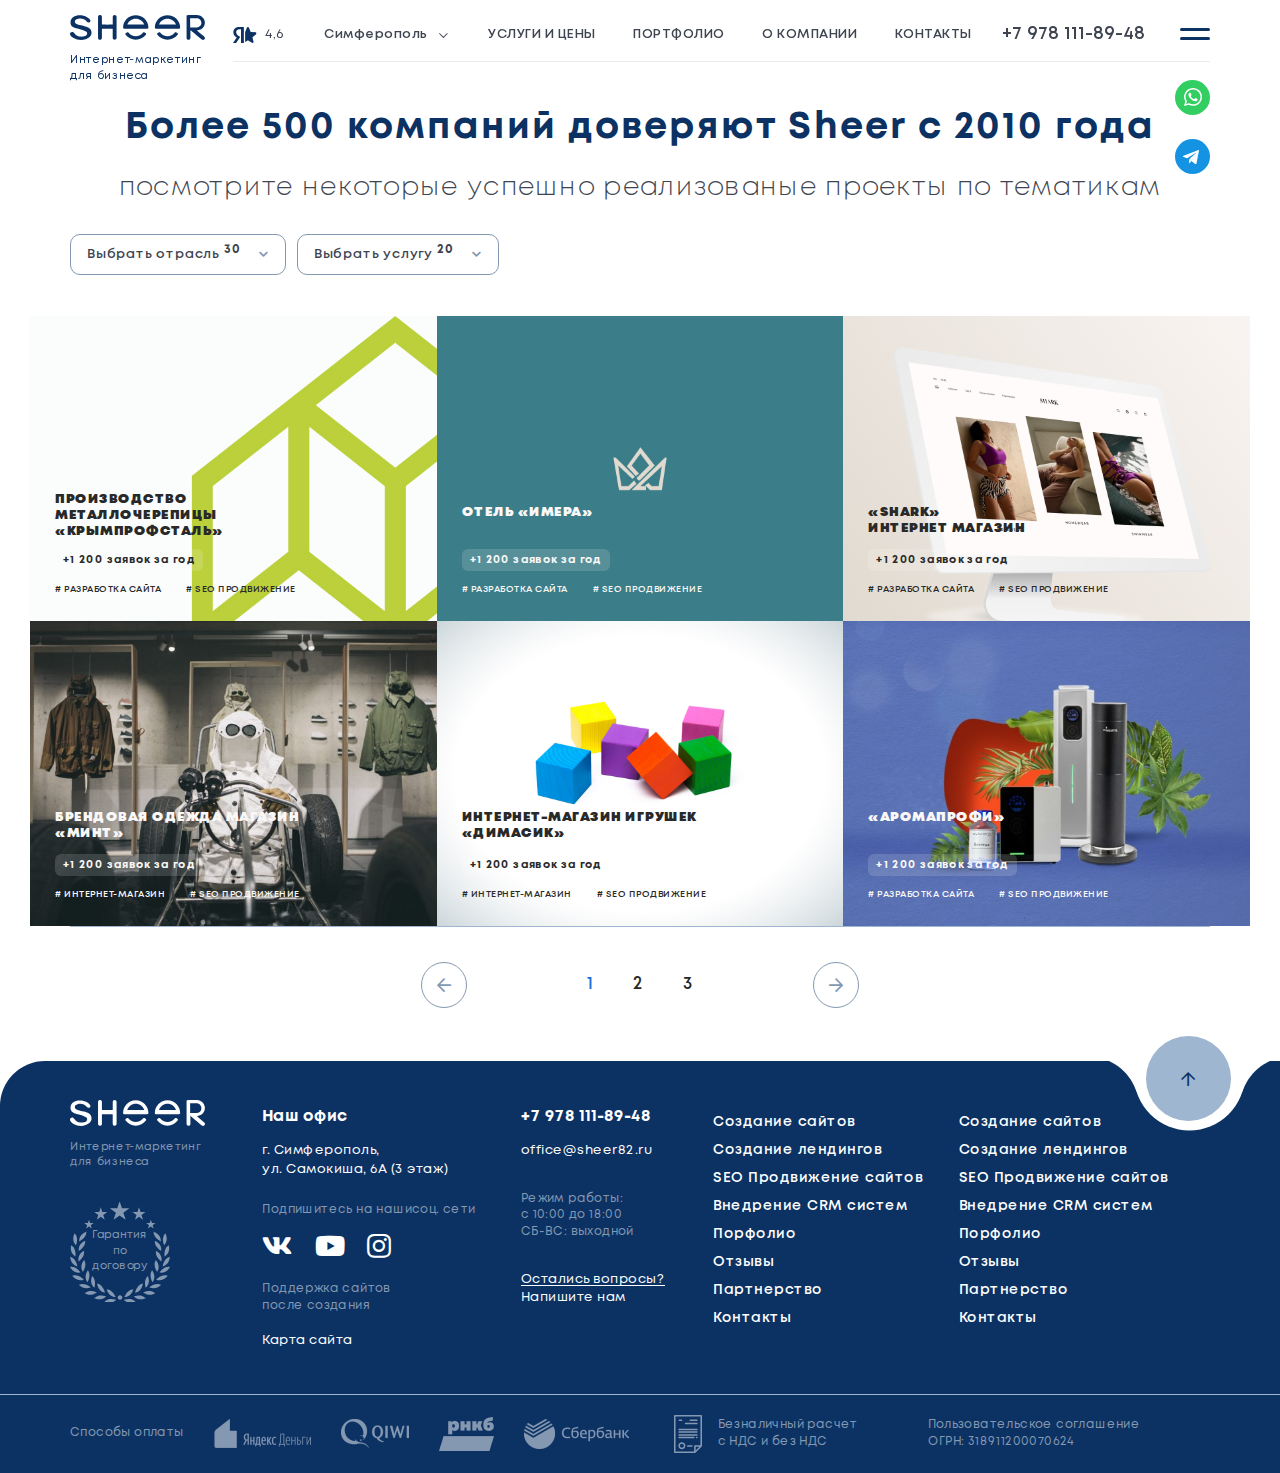
<file: portfolio.html>
<!DOCTYPE html>
<!--[if lt IE 7]><html lang="ru" class="lt-ie9 lt-ie8 lt-ie7"><![endif]-->
<!--[if IE 7]><html lang="ru" class="lt-ie9 lt-ie8"><![endif]-->
<!--[if IE 8]><html lang="ru" class="lt-ie9"><![endif]-->
<!--[if gt IE 8]><!-->
<html lang="ru">
<!--<![endif]-->
<head>
	<meta charset="utf-8" />
	<title>Заголовок</title>
	<meta http-equiv="X-UA-Compatible" content="IE=edge" />
	<meta name="viewport" content="width=device-width, initial-scale=1.0" />
	<meta name="format-detection" content="telephone=no" />
	<link rel="shortcut icon" href="favicon.png" />
	<link rel="stylesheet" href="libs/bootstrap/bootstrap-grid.css" />
	<link rel="stylesheet" href="libs/fontawesome-free-5.12.0-web/css/all.min.css" />
	<link rel="stylesheet" href="libs/modal-video/modal-video.css" />
	<link rel="stylesheet" href="libs/fancybox/jquery.fancybox.css" />
	<link rel="stylesheet" href="libs/slick-1.5.9/slick/slick.css" />
	<link rel="stylesheet" href="libs/slick-1.5.9/slick/slick-theme.css" />
	<link rel="stylesheet" href="css/fonts.css" />
	<link rel="stylesheet" href="css/main.css?ver=1.22" />
	<link rel="stylesheet" href="css/media.css?ver=1.22" />
</head>
<body>

	<div class="wrapper wrapper_page"> 

		<header class="header default">
			<div class="container">
				<div class="header__wrapper">
					<span class='sandwich sandwich_mobile'>
						<span class='sw-topper'></span>
						<span class='sw-footer'></span>
					</span>
					<div class="logo-wrap">
						<a href="#" class="logo">
							<img src="img/logo.svg" alt="alt">
						</a>
						<div class="logo-descr"><span>Интернет-</span>маркетинг для бизнеса</div>
					</div>
					<div class="header__content">
						<div class="rating-main"><img src="img/rating.svg" alt="alt">4,6</div>
						<div class="location-main">
							<div class="location-main__value">Симферополь <i class="far fa-chevron-down"></i></div>
						</div>
						<ul class="menu">
							<li><a href="#">услуги и цены</a></li>
							<li><a href="#">портфолио</a></li>
							<li><a href="#">о компании</a></li>
							<li><a href="#">контакты</a></li>
						</ul>
						<div class="header__content-mobile">
							<div class="rating-main"><img src="img/rating.svg" alt="alt">4,6</div>
							<div class="location-main">
								<div class="location-main__value">Симферополь <i class="far fa-chevron-down"></i></div>
							</div>
						</div>
						<a href="tel:+79781118948" class="phone-main">+7 978 111-89-48</a>
						<ul class="vertical-socials">
							<li><a href="#"><img src="img/wp.svg" alt="alt"></a></li>
							<li><a href="#"><img src="img/tg.svg" alt="alt"></a></li>
						</ul>
						<span class='sandwich sandwich_desktop'>
							<span class='sw-topper'></span>
							<span class='sw-footer'></span>
						</span>
					</div>
					<a href="tel:+79781118948" class="phone-mobile"><i class="fas fa-phone-alt"></i></a>
					<div class="menu-dropdown">
						<ul class="list-menu">
							<li class="list-menu__haschild">
								<a href="#">О компании</a>
								<ul>
									<li><a href="#">О нас</a></li>
									<li><a href="#">Отзывы</a></li>
									<li><a href="#">Команда</a></li>
									<li><a href="#">Вакансии</a></li>
									<li><a href="#">Сертификаты</a></li>
								</ul>
							</li>
							<li class="list-menu__haschild">
								<a href="#">Услуги</a>
								<ul>
									<li><a href="#">Комплексный маркетинг</a></li>
									<li><a href="#">Создание сайта</a></li>
									<li><a href="#">Доработка сайта</a></li>
									<li><a href="#">Создание лендинга</a></li>
									<li><a href="#">SEO</a></li>
									<li><a href="#">Контекст</a></li>
									<li><a href="#">Таргет</a></li>
									<li><a href="#">Авито</a></li>
									<li><a href="#">Настройка сервисов Яндекса</a></li>
								</ul>
							</li>
							<li><a href="#">Портфолио</a></li>
							<li><a href="#">Полезные статьи</a></li>
							<li><a href="#">Контакты</a></li>
						</ul>
						<div class="contacts-menu">
							<p>г. Симферополь, <br>ул. Самокиша, 6А (3 этаж)</p>
							<p><a href="mailto:office@sheer82.ru">office@sheer82.ru</a></p>
							<p><a href="tel:+79781118948" class="phone-main">+7 978 111-89-48</a></p>
							<ul class="list-social">
								<li><a href="#"><i class="fab fa-whatsapp"></i></a></li>
								<li><a href="#"><i class="fab fa-telegram-plane"></i></a></li>
								<li><a href="#"><i class="fab fa-vk"></i></a></li>
								<li><a href="#"><i class="fab fa-youtube"></i></a></li>
							</ul>
						</div>
					</div>
					<div class="menu-overlay"></div>
				</div>
			</div>
		</header>

		<section class="page-portfolio">
			<div class="container">
				<h2 class="title-section">Более 500 компаний доверяют Sheer с 2010 года</h2>
				<div class="descr-big">посмотрите некоторые успешно реализованые проекты по тематикам</div>
				<div class="line-clear">
					<a href="#" class="clear-selects"><i class="far fa-times"></i> сбросить все</a>
				</div>
				<ul class="tabs-selects">
					<li><a href="#tab_select1">Выбрать отрасль <sup>30</sup> <i class="fas fa-chevron-down"></i></a></li>
					<li><a href="#tab_select2">Выбрать услугу <sup>20</sup> <i class="fas fa-chevron-down"></i></a></li>
				</ul>
				<div class="tab-container-selects">
					<div class="tab-pane-selects" id="tab_select1">
						<ul class="dropdown-select">
							<li><a href="#">e-commerce <sup>12</sup></a></li>
							<li><a href="#">строительство <sup>12</sup></a></li>
							<li><a href="#">туризм <sup>12</sup></a></li>
							<li><a href="#">здоровье и красота <sup>12</sup></a></li>
							<li><a href="#">производство <sup>12</sup></a></li>
							<li><a href="#">недвижимость <sup>12</sup></a></li>
							<li><a href="#">образование <sup>12</sup></a></li>
							<li><a href="#">промышленность <sup>12</sup></a></li>
							<li><a href="#">металлургия <sup>12</sup></a></li>
							<li><a href="#">госорганизации <sup>12</sup></a></li>
							<li><a href="#">сельское хозяйство <sup>12</sup></a></li>
						</ul>
					</div>
					<div class="tab-pane-selects" id="tab_select2">
						<ul class="dropdown-select">
							<li><a href="#">каталог <sup>12</sup></a></li>
							<li><a href="#">образование <sup>12</sup></a></li>
							<li><a href="#">промышленность <sup>12</sup></a></li>
							<li><a href="#">металлургия <sup>12</sup></a></li>
							<li><a href="#">госорганизации <sup>12</sup></a></li>
						</ul>
					</div>
				</div>
				<div class="selected-tabs">
					<div data-tab="tab_select1"></div>
					<div data-tab="tab_select2"></div>
				</div>
			</div>
			<div class="row row_portfolio">
				<div class="col-lg-4 col-md-6">
					<a href="#" class="item-portfolio">
						<span class="item-portfolio__image">
							<img src="img/portfolio1.jpg" alt="alt">
						</span>
						<span class="item-portfolio__mobile-image">
							<img src="img/mobile_portfolio1.jpg" alt="alt">
						</span>
						<span class="item-portfolio__content">
							<span class="item-portfolio__title">производство металлочерепицы «крымпрофсталь»</span>
							<span class="item-portfolio__result">+1 200 заявок за год</span>
							<span class="item-portfolio__tags">
								<span class="item-portfolio__tag"># разработка сайта</span>
								<span class="item-portfolio__tag"># SEO продвижение </span>
							</span>
						</span>
					</a>
				</div>
				<div class="col-lg-4 col-md-6">
					<a href="#" class="item-portfolio item-portfolio_white">
						<span class="item-portfolio__image">
							<img src="img/portfolio2.jpg" alt="alt">
						</span>
						<span class="item-portfolio__mobile-image">
							<img src="img/mobile_portfolio2.jpg" alt="alt">
						</span>
						<span class="item-portfolio__content">
							<span class="item-portfolio__title">отель «имера»</span>
							<span class="item-portfolio__result">+1 200 заявок за год</span>
							<span class="item-portfolio__tags">
								<span class="item-portfolio__tag"># разработка сайта</span>
								<span class="item-portfolio__tag"># SEO продвижение </span>
							</span>
						</span>
					</a>
				</div>
				<div class="col-lg-4 col-md-6">
					<a href="#" class="item-portfolio">
						<span class="item-portfolio__image">
							<img src="img/portfolio3.jpg" alt="alt">
						</span>
						<span class="item-portfolio__mobile-image">
							<img src="img/mobile_portfolio3.jpg" alt="alt">
						</span>
						<span class="item-portfolio__content">
							<span class="item-portfolio__title">«Shark» <br>интернет магазин</span>
							<span class="item-portfolio__result">+1 200 заявок за год</span>
							<span class="item-portfolio__tags">
								<span class="item-portfolio__tag"># разработка сайта</span>
								<span class="item-portfolio__tag"># SEO продвижение </span>
							</span>
						</span>
					</a>
				</div>
				<div class="col-lg-4 col-md-6 hidden-mobile">
					<a href="#" class="item-portfolio item-portfolio_white">
						<span class="item-portfolio__image">
							<img src="img/portfolio4.jpg" alt="alt">
						</span>
						<span class="item-portfolio__content">
							<span class="item-portfolio__title">брендовая одежда магазин «минт»</span>
							<span class="item-portfolio__result">+1 200 заявок за год</span>
							<span class="item-portfolio__tags">
								<span class="item-portfolio__tag"># интернет-магазин</span>
								<span class="item-portfolio__tag"># SEO продвижение </span>
							</span>
						</span>
					</a>
				</div>
				<div class="col-lg-4 col-md-6 hidden-mobile">
					<a href="#" class="item-portfolio">
						<span class="item-portfolio__image">
							<img src="img/portfolio5.jpg" alt="alt">
						</span>
						<span class="item-portfolio__content">
							<span class="item-portfolio__title">интернет-магазин игрушек «димасик»</span>
							<span class="item-portfolio__result">+1 200 заявок за год</span>
							<span class="item-portfolio__tags">
								<span class="item-portfolio__tag"># интернет-магазин</span>
								<span class="item-portfolio__tag"># SEO продвижение </span>
							</span>
						</span>
					</a>
				</div>
				<div class="col-lg-4 col-md-6">
					<a href="#" class="item-portfolio item-portfolio_white">
						<span class="item-portfolio__image">
							<img src="img/portfolio6.jpg" alt="alt">
						</span>
						<span class="item-portfolio__mobile-image">
							<img src="img/mobile_portfolio4.jpg" alt="alt">
						</span>
						<span class="item-portfolio__content">
							<span class="item-portfolio__title">«аромапрофи»</span>
							<span class="item-portfolio__result">+1 200 заявок за год</span>
							<span class="item-portfolio__tags">
								<span class="item-portfolio__tag"># разработка сайта</span>
								<span class="item-portfolio__tag"># SEO продвижение </span>
							</span>
						</span>
					</a>
				</div>
			</div>
			<div class="container">
				<div class="pager">
					<a class="prev page-numbers" href="#"><i class="far fa-arrow-left"></i></a>
					<span aria-current="page" class="page-numbers current" href="#">1</span> 
					<a class="page-numbers" href="#">2</a> 
					<a class="page-numbers" href="#">3</a> 
					<a class="next page-numbers" href="#"><i class="far fa-arrow-right"></i></a>
				</div>
			</div>
		</section>		

		<footer class="footer">
			<div class="container">
				<div class="btn-top"><i class="far fa-arrow-up"></i></div>
				<div class="row">
					<div class="col-lg-2 footer__left">
						<div class="footer__logo">
							<a href="#" class="logo">
								<img src="img/logo2.svg" alt="alt">
							</a>
							<div class="logo-descr">Интернет-маркетинг для бизнеса</div>
						</div>
						<div class="guarantee-main">Гарантия по договору</div>
					</div>
					<div class="col-lg-3">
						<div class="footer__title">Наш офис</div>
						<p>г. Симферополь, <br>ул. Самокиша, 6А (3 этаж)</p>
						<div class="footer__mobile">
							<div class="footer__flex">
								<div class="footer__mobile-left">
									<div class="footer__title"><a href="tel:+79781118948">+7 978 111-89-48</a></div>
									<a href="mailto:office@sheer82.ru" class="footer__link">office@sheer82.ru</a>
									<div class="footer__callback"><a href="#">Остались вопросы?</a> <br>Напишите нам</div>
								</div>
								<div class="footer__subtitle footer__subtitle_time">Режим работы: <br>с 10:00 до 18:00 <br>СБ-ВС: выходной</div>
							</div>
						</div>
						<div class="footer__flex">
							<div class="footer__socials">
								<div class="footer__subtitle">Подпишитесь на нашисоц. сети</div>
								<ul class="socials-main">
									<li><a href="#"><i class="fab fa-vk"></i></a></li>
									<li><a href="#"><i class="fab fa-youtube"></i></a></li>
									<li><a href="#"><i class="fab fa-instagram"></i></a></li>
								</ul>
							</div>
							<div>
								<div class="footer__subtitle footer__subtitle_support">Поддержка сайтов после создания</div>
								<a href="#" class="footer__link">Карта сайта</a>
							</div>
						</div>
					</div>
					<div class="col-lg-2">
						<div class="footer__contacts">
							<div class="footer__title"><a href="tel:+79781118948">+7 978 111-89-48</a></div>
							<a href="mailto:office@sheer82.ru" class="footer__link">office@sheer82.ru</a>
							<div class="footer__subtitle footer__subtitle_time">Режим работы: <br>с 10:00 до 18:00 <br>СБ-ВС: выходной</div>
							<div class="footer__callback"><a href="#">Остались вопросы?</a> <br>Напишите нам</div>
						</div>
					</div>
					<div class="col-lg-5">
						<ul class="footer__nav">
							<li><a href="#">Создание сайтов</a></li>
							<li><a href="#">Создание лендингов</a></li>
							<li><a href="#">SEO Продвижение сайтов</a></li>
							<li><a href="#">Внедрение CRM систем</a></li>
							<li><a href="#">Порфолио</a></li>
							<li><a href="#">Отзывы</a></li>
							<li><a href="#">Партнерство</a></li>
							<li><a href="#">Контакты</a></li>
							<li><a href="#">Создание сайтов</a></li>
							<li><a href="#">Создание лендингов</a></li>
							<li><a href="#">SEO Продвижение сайтов</a></li>
							<li><a href="#">Внедрение CRM систем</a></li>
							<li><a href="#">Порфолио</a></li>
							<li><a href="#">Отзывы</a></li>
							<li><a href="#">Партнерство</a></li>
							<li><a href="#">Контакты</a></li>
						</ul>
					</div>
				</div>
			</div>
			<div class="footer-bottom">
				<div class="container">
					<div class="footer-bottom__wrapper">
						<div class="footer-payments">
							<div class="footer-payments__title">Способы оплаты</div>
							<div class="footer-payments__item">
								<img src="img/payment1.png" alt="alt">
							</div>
							<div class="footer-payments__item">
								<img src="img/payment2.png" alt="alt">
							</div>
							<div class="footer-payments__item">
								<img src="img/payment3.png" alt="alt">
							</div>
							<div class="footer-payments__item">
								<img src="img/payment4.png" alt="alt">
							</div>
						</div>
						<div class="footer__calculation"><img src="img/ic_blank.svg" alt="alt">Безналичный расчет <br>с НДС и без НДС</div>
						<div class="footer__agreement">Пользовательское соглашение <br>ОГРН: 318911200070624</div>
					</div>
				</div>
			</div>
			<div class="footer__bg"></div>
		</footer>

	</div>

	<!--[if lt IE 9]>
	<script src="libs/html5shiv/es5-shim.min.js"></script>
	<script src="libs/html5shiv/html5shiv.min.js"></script>
	<script src="libs/html5shiv/html5shiv-printshiv.min.js"></script>
	<script src="libs/respond/respond.min.js"></script>
<![endif]-->
<script src="libs/jquery/jquery-3.6.0.min.js"></script>
<script src="libs/jquery-mousewheel/jquery.mousewheel.min.js"></script>
<script src="libs/fancybox/jquery.fancybox.pack.js"></script>
<script src="libs/slick-1.5.9/slick/slick.min.js"></script>
<script src="libs/scroll2id/PageScroll2id.min.js"></script>
<script src="libs/mask/jquery.maskedinput.js"></script>
<script src="libs/modal-video/jquery-modal-video.min.js"></script>
<script src="libs/beforeafter/beforeafter.jquery-1.0.0.min.js"></script>
<script src="libs/jQueryFormStyler-master/jquery.formstyler.min.js"></script>
<script src="js/common.js?ver=1.22"></script>
<!-- Yandex.Metrika counter --><!-- /Yandex.Metrika counter -->
<!-- Google Analytics counter --><!-- /Google Analytics counter -->
</body>
</html>
</file>
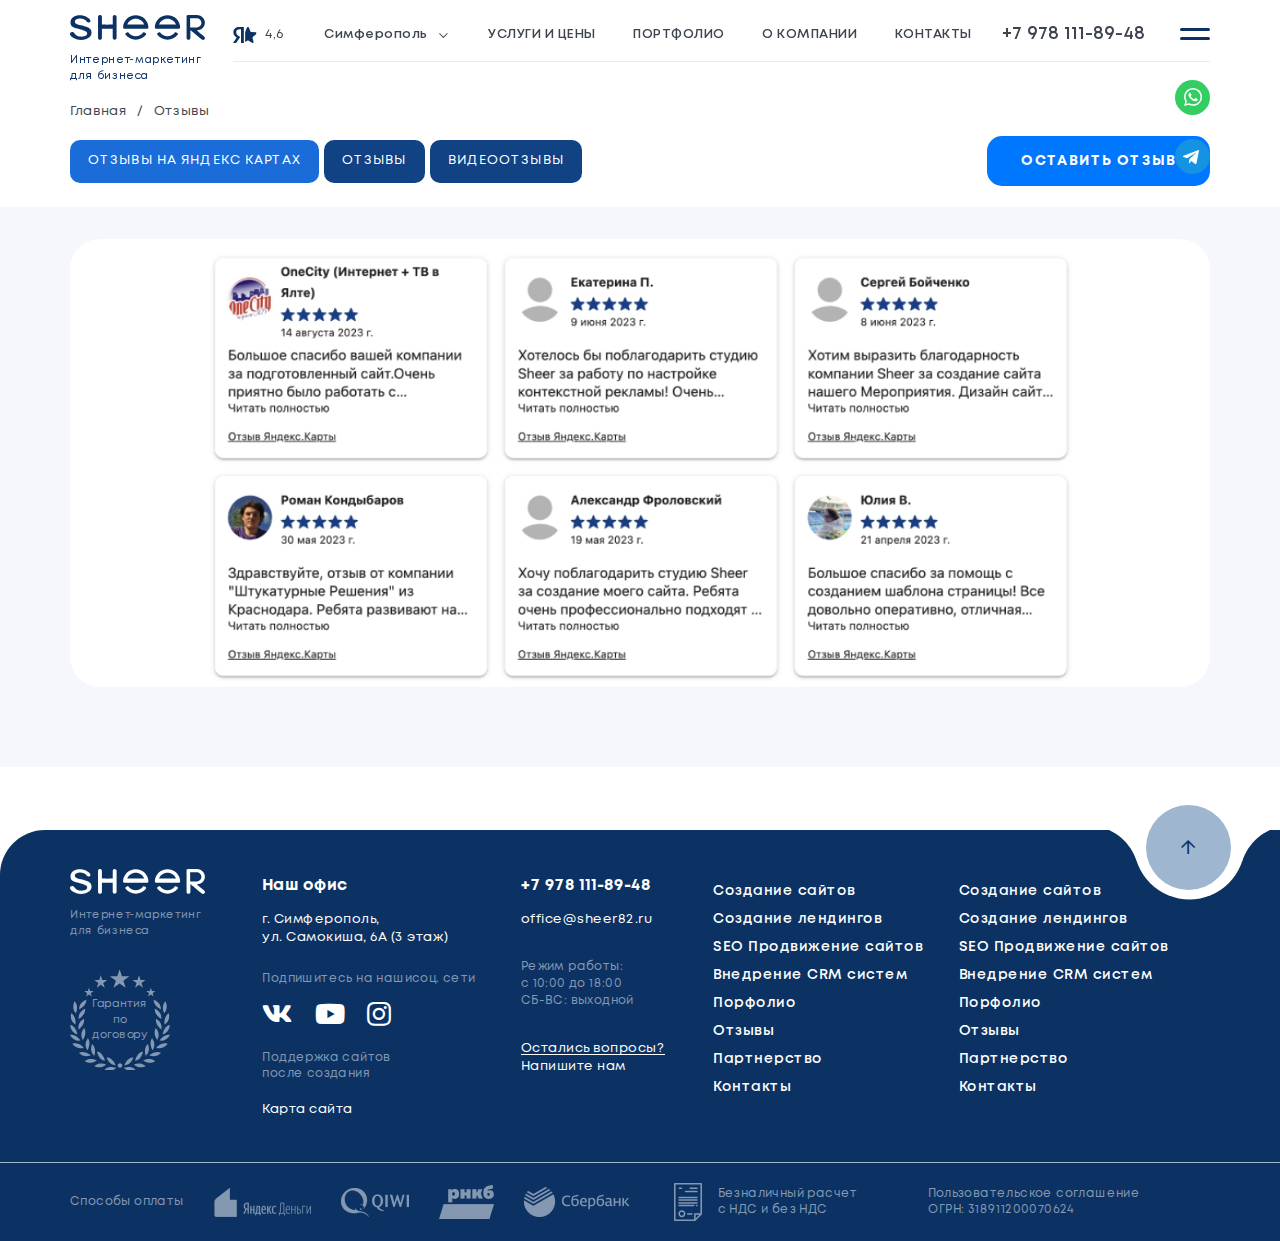
<file: reviews.html>
<!DOCTYPE html>
<!--[if lt IE 7]><html lang="ru" class="lt-ie9 lt-ie8 lt-ie7"><![endif]-->
<!--[if IE 7]><html lang="ru" class="lt-ie9 lt-ie8"><![endif]-->
<!--[if IE 8]><html lang="ru" class="lt-ie9"><![endif]-->
<!--[if gt IE 8]><!-->
<html lang="ru">
<!--<![endif]-->
<head>
	<meta charset="utf-8" />
	<title>Заголовок</title>
	<meta http-equiv="X-UA-Compatible" content="IE=edge" />
	<meta name="viewport" content="width=device-width, initial-scale=1.0" />
	<meta name="format-detection" content="telephone=no" />
	<link rel="shortcut icon" href="favicon.png" />
	<link rel="stylesheet" href="libs/bootstrap/bootstrap-grid.css" />
	<link rel="stylesheet" href="libs/fontawesome-free-5.12.0-web/css/all.min.css" />
	<link rel="stylesheet" href="libs/modal-video/modal-video.css" />
	<link rel="stylesheet" href="libs/fancybox/jquery.fancybox.css" />
	<link rel="stylesheet" href="libs/slick-1.5.9/slick/slick.css" />
	<link rel="stylesheet" href="libs/slick-1.5.9/slick/slick-theme.css" />
	<link rel="stylesheet" href="css/fonts.css" />
	<link rel="stylesheet" href="css/main.css?ver=1.22" />
	<link rel="stylesheet" href="css/media.css?ver=1.22" />
</head>
<body>

	<div class="wrapper wrapper_page"> 

		<header class="header default">
			<div class="container">
				<div class="header__wrapper">
					<span class='sandwich sandwich_mobile'>
						<span class='sw-topper'></span>
						<span class='sw-footer'></span>
					</span>
					<div class="logo-wrap">
						<a href="#" class="logo">
							<img src="img/logo.svg" alt="alt">
						</a>
						<div class="logo-descr"><span>Интернет-</span>маркетинг для бизнеса</div>
					</div>
					<div class="header__content">
						<div class="rating-main"><img src="img/rating.svg" alt="alt">4,6</div>
						<div class="location-main">
							<div class="location-main__value">Симферополь <i class="far fa-chevron-down"></i></div>
						</div>
						<ul class="menu">
							<li><a href="#">услуги и цены</a></li>
							<li><a href="#">портфолио</a></li>
							<li><a href="#">о компании</a></li>
							<li><a href="#">контакты</a></li>
						</ul>
						<div class="header__content-mobile">
							<div class="rating-main"><img src="img/rating.svg" alt="alt">4,6</div>
							<div class="location-main">
								<div class="location-main__value">Симферополь <i class="far fa-chevron-down"></i></div>
							</div>
						</div>
						<a href="tel:+79781118948" class="phone-main">+7 978 111-89-48</a>
						<ul class="vertical-socials">
							<li><a href="#"><img src="img/wp.svg" alt="alt"></a></li>
							<li><a href="#"><img src="img/tg.svg" alt="alt"></a></li>
						</ul>
						<span class='sandwich sandwich_desktop'>
							<span class='sw-topper'></span>
							<span class='sw-footer'></span>
						</span>
					</div>
					<a href="tel:+79781118948" class="phone-mobile"><i class="fas fa-phone-alt"></i></a>
					<div class="menu-dropdown">
						<ul class="list-menu">
							<li class="list-menu__haschild">
								<a href="#">О компании</a>
								<ul>
									<li><a href="#">О нас</a></li>
									<li><a href="#">Отзывы</a></li>
									<li><a href="#">Команда</a></li>
									<li><a href="#">Вакансии</a></li>
									<li><a href="#">Сертификаты</a></li>
								</ul>
							</li>
							<li class="list-menu__haschild">
								<a href="#">Услуги</a>
								<ul>
									<li><a href="#">Комплексный маркетинг</a></li>
									<li><a href="#">Создание сайта</a></li>
									<li><a href="#">Доработка сайта</a></li>
									<li><a href="#">Создание лендинга</a></li>
									<li><a href="#">SEO</a></li>
									<li><a href="#">Контекст</a></li>
									<li><a href="#">Таргет</a></li>
									<li><a href="#">Авито</a></li>
									<li><a href="#">Настройка сервисов Яндекса</a></li>
								</ul>
							</li>
							<li><a href="#">Портфолио</a></li>
							<li><a href="#">Полезные статьи</a></li>
							<li><a href="#">Контакты</a></li>
						</ul>
						<div class="contacts-menu">
							<p>г. Симферополь, <br>ул. Самокиша, 6А (3 этаж)</p>
							<p><a href="mailto:office@sheer82.ru">office@sheer82.ru</a></p>
							<p><a href="tel:+79781118948" class="phone-main">+7 978 111-89-48</a></p>
							<ul class="list-social">
								<li><a href="#"><i class="fab fa-whatsapp"></i></a></li>
								<li><a href="#"><i class="fab fa-telegram-plane"></i></a></li>
								<li><a href="#"><i class="fab fa-vk"></i></a></li>
								<li><a href="#"><i class="fab fa-youtube"></i></a></li>
							</ul>
						</div>
					</div>
					<div class="menu-overlay"></div>
				</div>
			</div>
		</header>

		<section class="page-reviews">
			<div class="container">
				<ul class="breadcrumbs">
					<li><a href="#">Главная</a></li>
					<li><a href="#">Отзывы</a></li>
				</ul>
				<div class="head-reviews">
					<ul class="tabs-main">
						<li class="active"><a href="#tab1">отзывы на яндекс картах</a></li>
						<li><a href="#tab2">отзывы</a></li>
						<li><a href="#tab3">видеоотзывы</a></li>
					</ul>
					<a href="#modal-review" class="btn-main fancybox">оставить отзыв</a>
				</div>
			</div>
			<div class="reviews-content">
				<div class="container">
					<div class="tab-container-main">
						<div class="tab-pane-main" id="tab1">
							<div class="wrap-reviews">
								<img src="img/reviews.jpg" alt="alt">
							</div>
						</div>
						<div class="tab-pane-main" id="tab2">
							<div class="row row_reviews">
								<div class="col-lg-6">
									<div class="item-review">
										<div class="item-review__head">
											<div class="title-common">Интернет-магазин цветов <br>Фиалки</div>
											<div class="item-review__descr">
												<p>24.04.2020</p>
												<p>Нижний Новгород</p>
											</div>
										</div>
										<div class="item-review__text">
											<p>Заказывала интернет-магазин цветов, в итоге вышло хорошо, клиенты говорят, что супер-удобно. Но результат работы зависит и от вклада заказчика в проект, т. к. боли клиента никто лучше него не знает и никакие креативщики не придумают лучше. Не стоит фантазировать, что всё сделают за вас. По срокам такое сравнение: мы начали с другом работу над проектами по сайту одновременно, а за дорого интернет-магазин и уже получаю заказы, а он за дёшево всё ещё пилит лендинг на фрилансе.</p>
										</div>
										<div class="item-review__bottom">
											<a href="#" class="link-external">Наш сайт созданный в студии Sheer: <i class="far fa-external-link"></i></a>
											<a href="#" class="link-main">Читать весь отзыв</a>
										</div>
									</div>
								</div>
								<div class="col-lg-6">
									<div class="item-review">
										<div class="item-review__head">
											<div class="title-common">Школа косметологии <br>Пион</div>
											<div class="item-review__descr">
												<p>24.04.2020</p>
												<p>Нижний Новгород</p>
											</div>
										</div>
										<div class="item-review__text">
											<p>Заказали сайт для школы косметологии, справились на отлично, в очень быстрые сроки, исполняли все пожелания и изменения. Работаем с Sheer по сео-продвижению в нескольких регионах, нареканий нет, выполняют все быстро и качественно. Сотрудничаем на постоянной основе и на длительный период. Очень удобно, что в одной организации можно закрыть большую часть вопросов: создать сай на любой вкус и потребности, продвигать сайт, запускать рекламную компанию ...</p>
										</div>
										<div class="item-review__bottom">
											<a href="#" class="link-external">Наш сайт созданный в студии Sheer: <i class="far fa-external-link"></i></a>
											<a href="#" class="link-main">Читать весь отзыв</a>
										</div>
									</div>
								</div>
								<div class="col-lg-6">
									<div class="item-review">
										<div class="item-review__head">
											<div class="title-common">Интернет-магазин цветов <br>Фиалки</div>
											<div class="item-review__descr">
												<p>24.04.2020</p>
												<p>Нижний Новгород</p>
											</div>
										</div>
										<div class="item-review__text">
											<p>Заказывала интернет-магазин цветов, в итоге вышло хорошо, клиенты говорят, что супер-удобно. Но результат работы зависит и от вклада заказчика в проект, т. к. боли клиента никто лучше него не знает и никакие креативщики не придумают лучше. Не стоит фантазировать, что всё сделают за вас. По срокам такое сравнение: мы начали с другом работу над проектами по сайту одновременно, а за дорого интернет-магазин и уже получаю заказы, а он за дёшево всё ещё пилит лендинг на фрилансе.</p>
										</div>
										<div class="item-review__bottom">
											<a href="#" class="link-external">Наш сайт созданный в студии Sheer: <i class="far fa-external-link"></i></a>
											<a href="#" class="link-main">Читать весь отзыв</a>
										</div>
									</div>
								</div>
								<div class="col-lg-6">
									<div class="item-review">
										<div class="item-review__head">
											<div class="title-common">Школа косметологии <br>Пион</div>
											<div class="item-review__descr">
												<p>24.04.2020</p>
												<p>Нижний Новгород</p>
											</div>
										</div>
										<div class="item-review__text">
											<p>Заказали сайт для школы косметологии, справились на отлично, в очень быстрые сроки, исполняли все пожелания и изменения. Работаем с Sheer по сео-продвижению в нескольких регионах, нареканий нет, выполняют все быстро и качественно. Сотрудничаем на постоянной основе и на длительный период. Очень удобно, что в одной организации можно закрыть большую часть вопросов: создать сай на любой вкус и потребности, продвигать сайт, запускать рекламную компанию ...</p>
										</div>
										<div class="item-review__bottom">
											<a href="#" class="link-external">Наш сайт созданный в студии Sheer: <i class="far fa-external-link"></i></a>
											<a href="#" class="link-main">Читать весь отзыв</a>
										</div>
									</div>
								</div>
							</div>
						</div>
						<div class="tab-pane-main" id="tab3">
							<div class="row row_video-reviews">
								<div class="col-lg-4 col-md-6">
									<div class="review-video">
										<a href="#" class="review-video__image" data-video-id="E8d_JvMpoY4">
											<img src="img/review_video1.jpg" alt="alt">
										</a>
										<div class="review-video__content">
											<div class="title-middle">ТеплицТехМонтаж</div>
											<a href="#" class="link-external">Наш сайт созданный в студии Sheer: <i class="far fa-external-link"></i></a>
										</div>
									</div>
								</div>
								<div class="col-lg-4 col-md-6">
									<div class="review-video">
										<a href="#" class="review-video__image" data-video-id="E8d_JvMpoY4">
											<img src="img/review_video2.jpg" alt="alt">
										</a>
										<div class="review-video__content">
											<div class="title-middle">Ваш ФинДир</div>
											<a href="#" class="link-external">Наш сайт созданный в студии Sheer: <i class="far fa-external-link"></i></a>
										</div>
									</div>
								</div>
								<div class="col-lg-4 col-md-6">
									<div class="review-video">
										<a href="#" class="review-video__image" data-video-id="E8d_JvMpoY4">
											<img src="img/review_video3.jpg" alt="alt">
										</a>
										<div class="review-video__content">
											<div class="title-middle">Sindycat</div>
											<a href="#" class="link-external">Наш сайт созданный в студии Sheer: <i class="far fa-external-link"></i></a>
										</div>
									</div>
								</div>
								<div class="col-lg-4 col-md-6">
									<div class="review-video">
										<a href="#" class="review-video__image" data-video-id="E8d_JvMpoY4">
											<img src="img/review_video2.jpg" alt="alt">
										</a>
										<div class="review-video__content">
											<div class="title-middle">Ваш ФинДир</div>
											<a href="#" class="link-external">Наш сайт созданный в студии Sheer: <i class="far fa-external-link"></i></a>
										</div>
									</div>
								</div>
								<div class="col-lg-4 col-md-6">
									<div class="review-video">
										<a href="#" class="review-video__image" data-video-id="E8d_JvMpoY4">
											<img src="img/review_video3.jpg" alt="alt">
										</a>
										<div class="review-video__content">
											<div class="title-middle">Sindycat</div>
											<a href="#" class="link-external">Наш сайт созданный в студии Sheer: <i class="far fa-external-link"></i></a>
										</div>
									</div>
								</div>
								<div class="col-lg-4 col-md-6">
									<div class="review-video">
										<a href="#" class="review-video__image" data-video-id="E8d_JvMpoY4">
											<img src="img/review_video1.jpg" alt="alt">
										</a>
										<div class="review-video__content">
											<div class="title-middle">ТеплицТехМонтаж</div>
											<a href="#" class="link-external">Наш сайт созданный в студии Sheer: <i class="far fa-external-link"></i></a>
										</div>
									</div>
								</div>
								<div class="col-lg-4 col-md-6">
									<div class="review-video">
										<a href="#" class="review-video__image" data-video-id="E8d_JvMpoY4">
											<img src="img/review_video1.jpg" alt="alt">
										</a>
										<div class="review-video__content">
											<div class="title-middle">ТеплицТехМонтаж</div>
											<a href="#" class="link-external">Наш сайт созданный в студии Sheer: <i class="far fa-external-link"></i></a>
										</div>
									</div>
								</div>
								<div class="col-lg-4 col-md-6">
									<div class="review-video">
										<a href="#" class="review-video__image" data-video-id="E8d_JvMpoY4">
											<img src="img/review_video2.jpg" alt="alt">
										</a>
										<div class="review-video__content">
											<div class="title-middle">Ваш ФинДир</div>
											<a href="#" class="link-external">Наш сайт созданный в студии Sheer: <i class="far fa-external-link"></i></a>
										</div>
									</div>
								</div>
								<div class="col-lg-4 col-md-6">
									<div class="review-video">
										<a href="#" class="review-video__image" data-video-id="E8d_JvMpoY4">
											<img src="img/review_video3.jpg" alt="alt">
										</a>
										<div class="review-video__content">
											<div class="title-middle">Sindycat</div>
											<a href="#" class="link-external">Наш сайт созданный в студии Sheer: <i class="far fa-external-link"></i></a>
										</div>
									</div>
								</div>
							</div>
						</div>
					</div>
				</div>
			</div>
		</section>

		<footer class="footer">
			<div class="container">
				<div class="btn-top"><i class="far fa-arrow-up"></i></div>
				<div class="row">
					<div class="col-lg-2 footer__left">
						<div class="footer__logo">
							<a href="#" class="logo">
								<img src="img/logo2.svg" alt="alt">
							</a>
							<div class="logo-descr">Интернет-маркетинг для бизнеса</div>
						</div>
						<div class="guarantee-main">Гарантия по договору</div>
					</div>
					<div class="col-lg-3">
						<div class="footer__title">Наш офис</div>
						<p>г. Симферополь, <br>ул. Самокиша, 6А (3 этаж)</p>
						<div class="footer__mobile">
							<div class="footer__flex">
								<div class="footer__mobile-left">
									<div class="footer__title"><a href="tel:+79781118948">+7 978 111-89-48</a></div>
									<a href="mailto:office@sheer82.ru" class="footer__link">office@sheer82.ru</a>
									<div class="footer__callback"><a href="#">Остались вопросы?</a> <br>Напишите нам</div>
								</div>
								<div class="footer__subtitle footer__subtitle_time">Режим работы: <br>с 10:00 до 18:00 <br>СБ-ВС: выходной</div>
							</div>
						</div>
						<div class="footer__flex">
							<div class="footer__socials">
								<div class="footer__subtitle">Подпишитесь на нашисоц. сети</div>
								<ul class="socials-main">
									<li><a href="#"><i class="fab fa-vk"></i></a></li>
									<li><a href="#"><i class="fab fa-youtube"></i></a></li>
									<li><a href="#"><i class="fab fa-instagram"></i></a></li>
								</ul>
							</div>
							<div>
								<div class="footer__subtitle footer__subtitle_support">Поддержка сайтов после создания</div>
								<a href="#" class="footer__link">Карта сайта</a>
							</div>
						</div>
					</div>
					<div class="col-lg-2">
						<div class="footer__contacts">
							<div class="footer__title"><a href="tel:+79781118948">+7 978 111-89-48</a></div>
							<a href="mailto:office@sheer82.ru" class="footer__link">office@sheer82.ru</a>
							<div class="footer__subtitle footer__subtitle_time">Режим работы: <br>с 10:00 до 18:00 <br>СБ-ВС: выходной</div>
							<div class="footer__callback"><a href="#">Остались вопросы?</a> <br>Напишите нам</div>
						</div>
					</div>
					<div class="col-lg-5">
						<ul class="footer__nav">
							<li><a href="#">Создание сайтов</a></li>
							<li><a href="#">Создание лендингов</a></li>
							<li><a href="#">SEO Продвижение сайтов</a></li>
							<li><a href="#">Внедрение CRM систем</a></li>
							<li><a href="#">Порфолио</a></li>
							<li><a href="#">Отзывы</a></li>
							<li><a href="#">Партнерство</a></li>
							<li><a href="#">Контакты</a></li>
							<li><a href="#">Создание сайтов</a></li>
							<li><a href="#">Создание лендингов</a></li>
							<li><a href="#">SEO Продвижение сайтов</a></li>
							<li><a href="#">Внедрение CRM систем</a></li>
							<li><a href="#">Порфолио</a></li>
							<li><a href="#">Отзывы</a></li>
							<li><a href="#">Партнерство</a></li>
							<li><a href="#">Контакты</a></li>
						</ul>
					</div>
				</div>
			</div>
			<div class="footer-bottom">
				<div class="container">
					<div class="footer-bottom__wrapper">
						<div class="footer-payments">
							<div class="footer-payments__title">Способы оплаты</div>
							<div class="footer-payments__item">
								<img src="img/payment1.png" alt="alt">
							</div>
							<div class="footer-payments__item">
								<img src="img/payment2.png" alt="alt">
							</div>
							<div class="footer-payments__item">
								<img src="img/payment3.png" alt="alt">
							</div>
							<div class="footer-payments__item">
								<img src="img/payment4.png" alt="alt">
							</div>
						</div>
						<div class="footer__calculation"><img src="img/ic_blank.svg" alt="alt">Безналичный расчет <br>с НДС и без НДС</div>
						<div class="footer__agreement">Пользовательское соглашение <br>ОГРН: 318911200070624</div>
					</div>
				</div>
			</div>
			<div class="footer__bg"></div>
		</footer>

	</div>

	<div id="modal-review" class="modal-block">
		<div class="modal-wrap">
			<h2 class="title-section">Оставить свой <span>отзыв</span></h2>
			<div class="title-middle">Для связи с руководством студии по спорным вопросам, жалобам или пожеланиям, заполните форму ниже. Подробно рассмотрим вашу обратную связь и дадим ответ в течение 5 рабочих дней</div>
			<div class="modal-wrap__content">
				<form>
					<div class="row">
						<div class="col-lg-6">
							<div class="item-form">
								<div class="item-form__icon">
									<img src="img/user.svg" alt="alt">
								</div>
								<input type="text" placeholder="ФИО" required="required">
							</div>
						</div>
						<div class="col-lg-6">
							<div class="item-form">
								<div class="item-form__icon">
									<img src="img/mobile.svg" alt="alt">
								</div>
								<input type="text" placeholder="Название проекта" required="required">
							</div>
						</div>
						<div class="col-lg-6">
							<div class="item-form">
								<div class="item-form__icon">
									<img src="img/mail.svg" alt="alt">
								</div>
								<input type="email" placeholder="E-mail" required="required">
							</div>
						</div>
						<div class="col-lg-6">
							<div class="item-form">
								<div class="item-form__icon">
									<img src="img/mobile.svg" alt="alt">
								</div>
								<input type="text" placeholder="Телефон" class="input-phone" required="required">
							</div>
						</div>
						<div class="col-lg-12">
							<div class="item-form">
								<div class="item-form__icon">
									<img src="img/message.svg" alt="alt">
								</div>
								<input type="text" placeholder="Сообщение" required="required">
							</div>
						</div>
						<div class="col-lg-6 col_checkbox">
							<div class="checkbox">
								<label>
									<input type="checkbox" required="required" checked="checked" />
									<span>Согласие на обработку персональных данных</span>
								</label>
							</div>
						</div>
						<div class="col-lg-6">
							<input type="submit" value="отправить отзыв" class="btn-main">
						</div>
					</div>
				</form>
			</div>
		</div>
	</div>

	<!--[if lt IE 9]>
	<script src="libs/html5shiv/es5-shim.min.js"></script>
	<script src="libs/html5shiv/html5shiv.min.js"></script>
	<script src="libs/html5shiv/html5shiv-printshiv.min.js"></script>
	<script src="libs/respond/respond.min.js"></script>
<![endif]-->
<script src="libs/jquery/jquery-3.6.0.min.js"></script>
<script src="libs/jquery-mousewheel/jquery.mousewheel.min.js"></script>
<script src="libs/fancybox/jquery.fancybox.pack.js"></script>
<script src="libs/slick-1.5.9/slick/slick.min.js"></script>
<script src="libs/scroll2id/PageScroll2id.min.js"></script>
<script src="libs/mask/jquery.maskedinput.js"></script>
<script src="libs/modal-video/jquery-modal-video.min.js"></script>
<script src="libs/beforeafter/beforeafter.jquery-1.0.0.min.js"></script>
<script src="libs/jQueryFormStyler-master/jquery.formstyler.min.js"></script>
<script src="js/common.js?ver=1.22"></script>
<!-- Yandex.Metrika counter --><!-- /Yandex.Metrika counter -->
<!-- Google Analytics counter --><!-- /Google Analytics counter -->
</body>
</html>
</file>
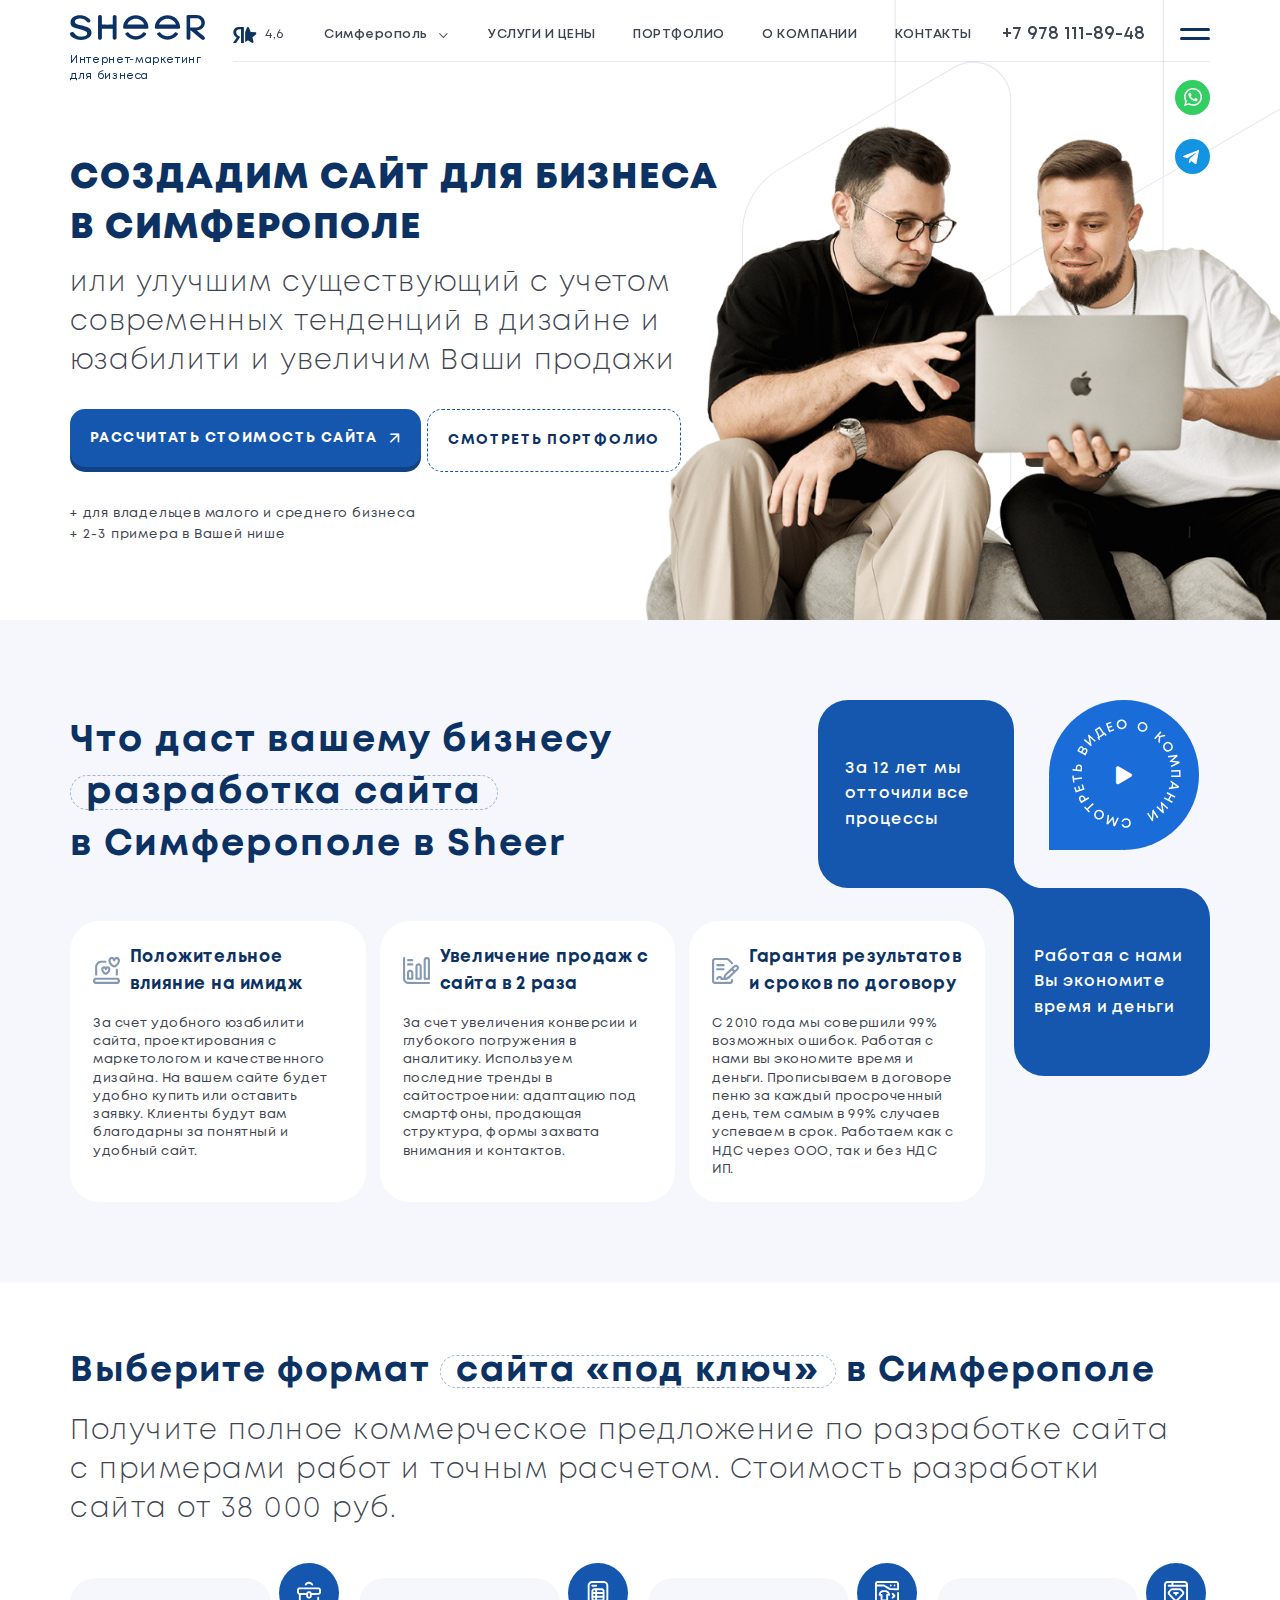
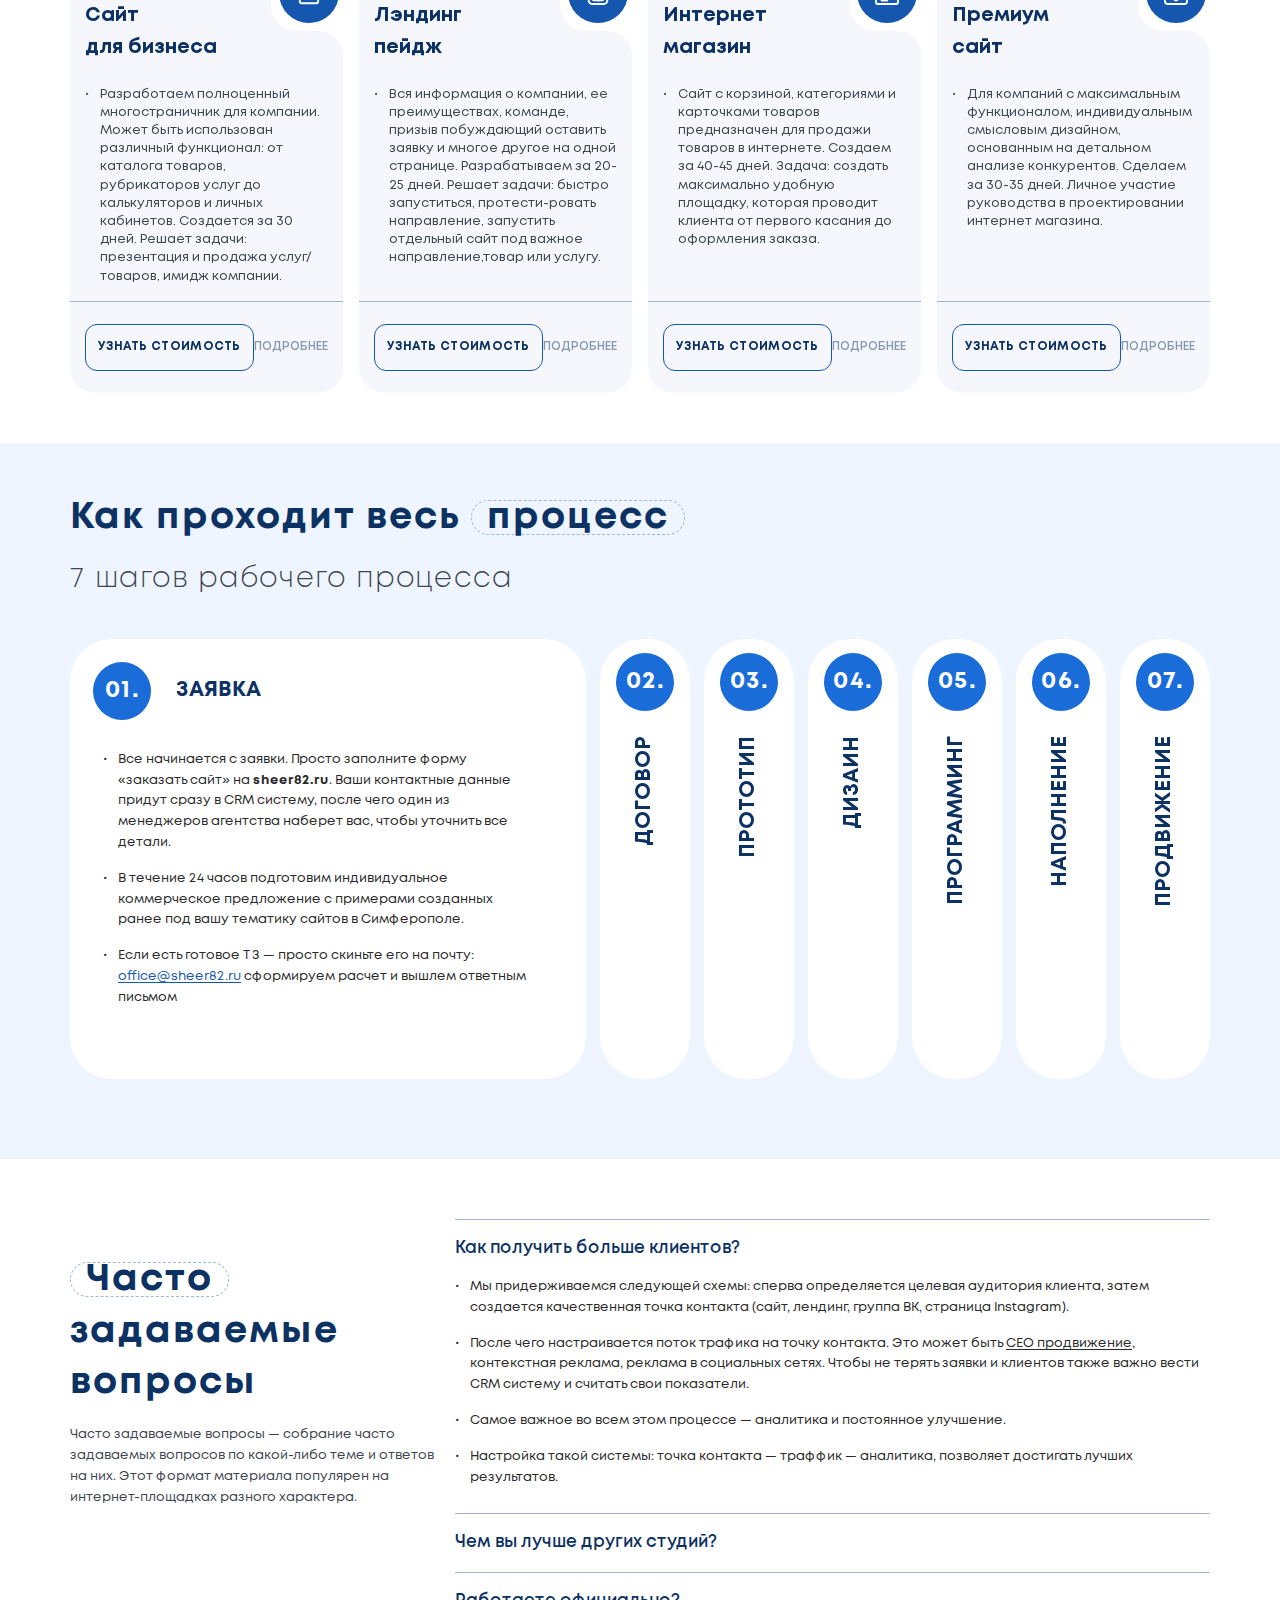
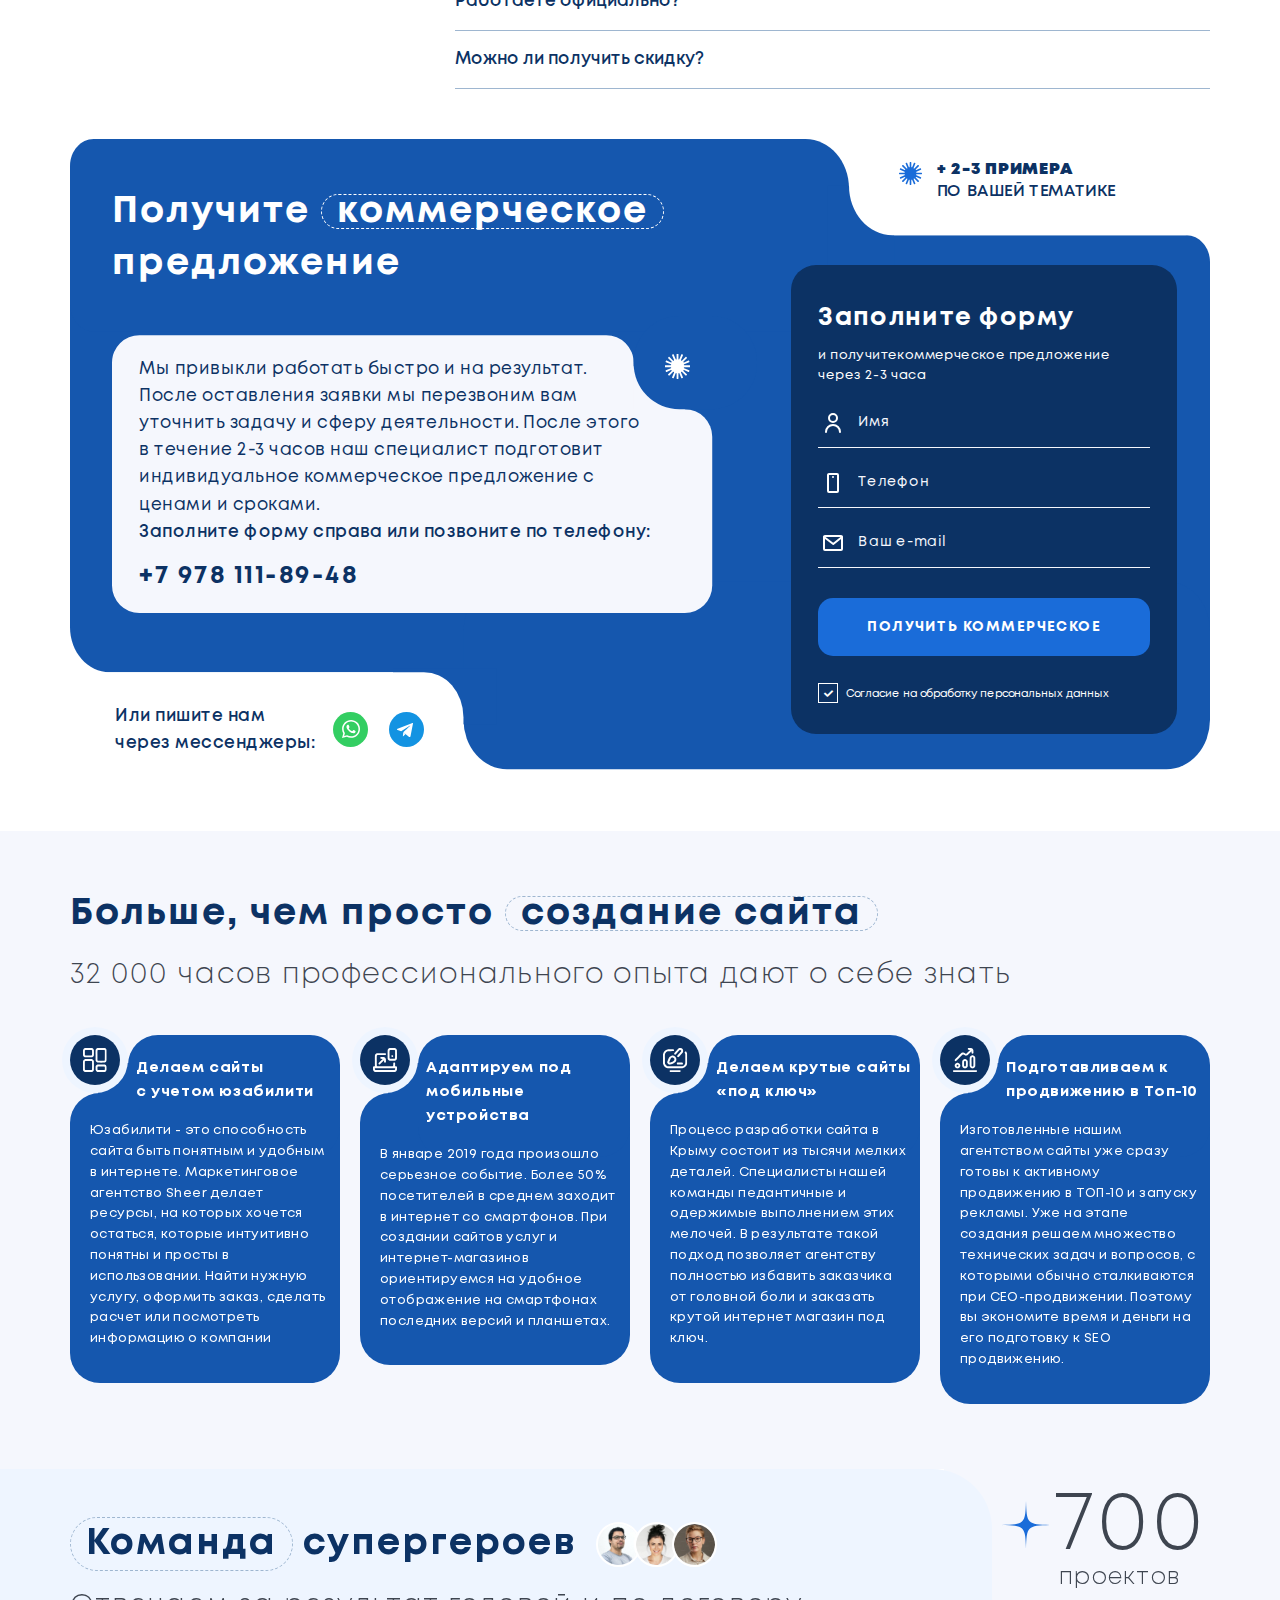
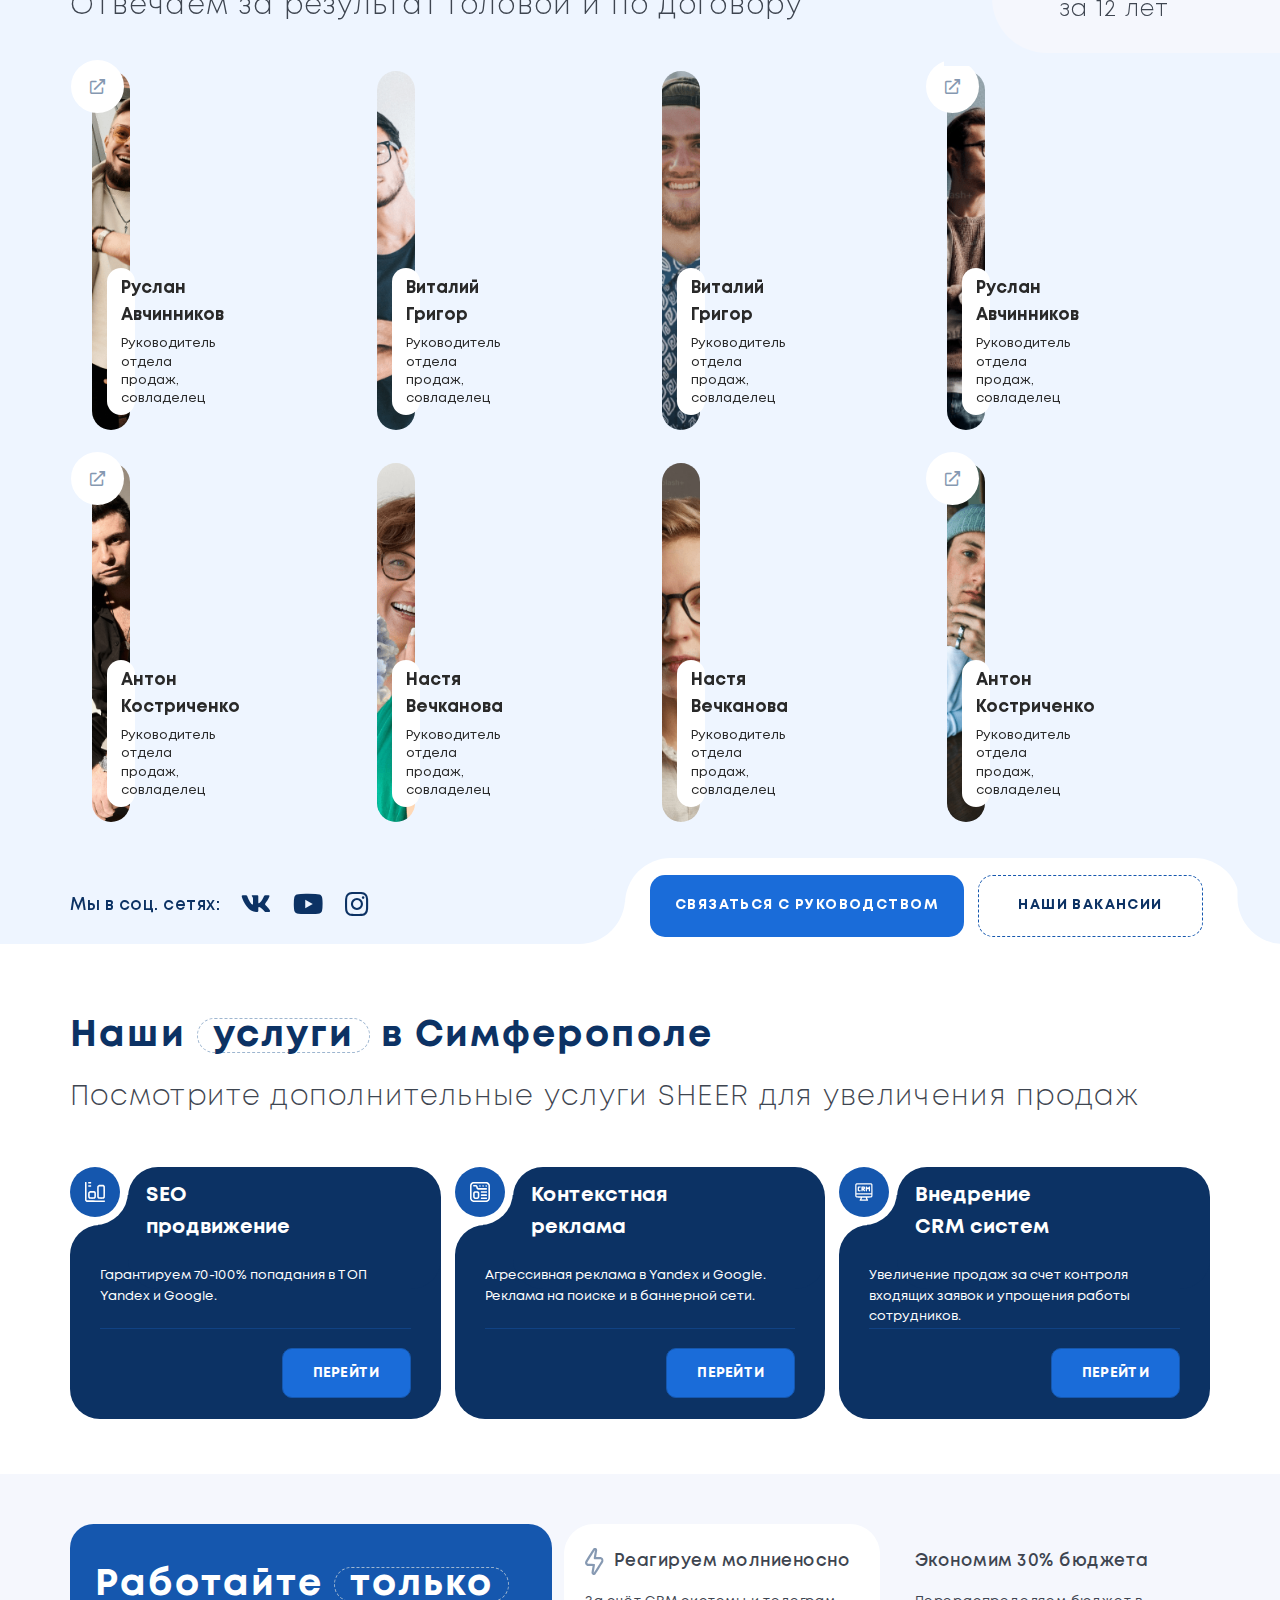
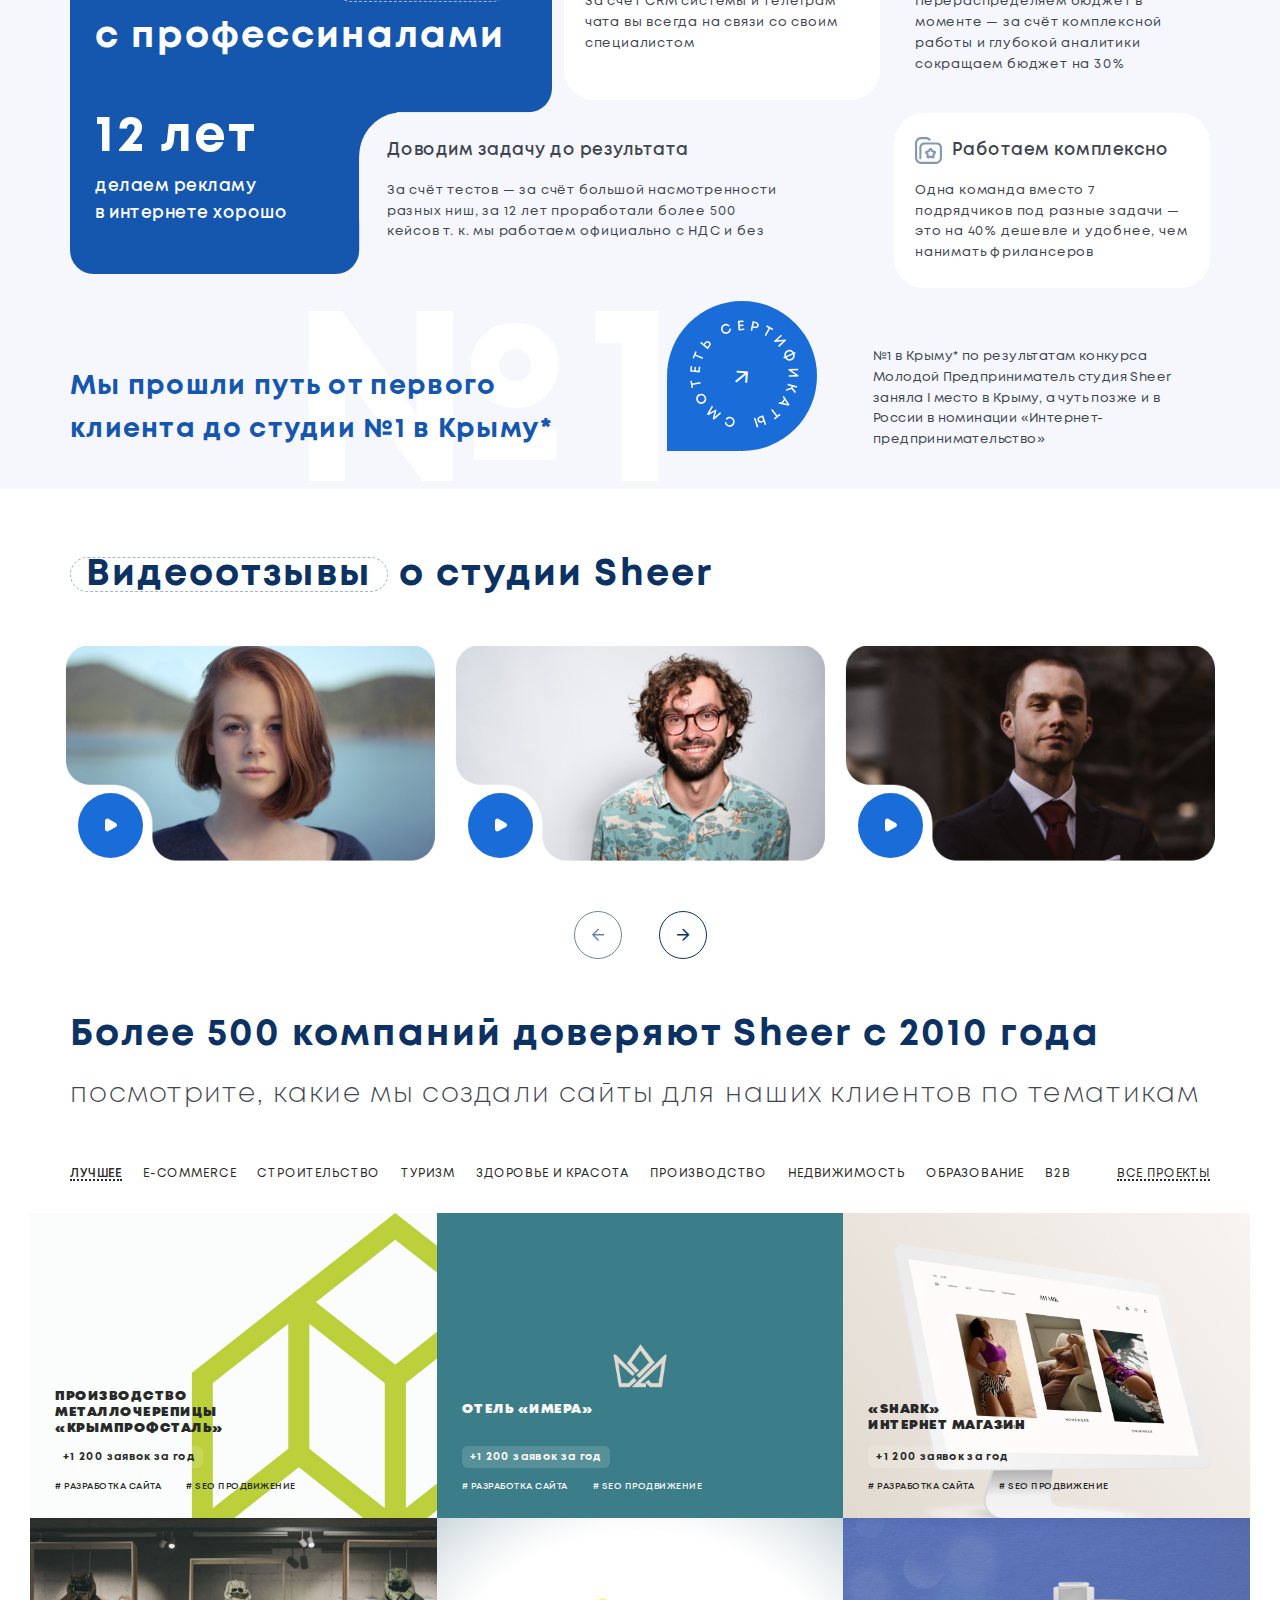
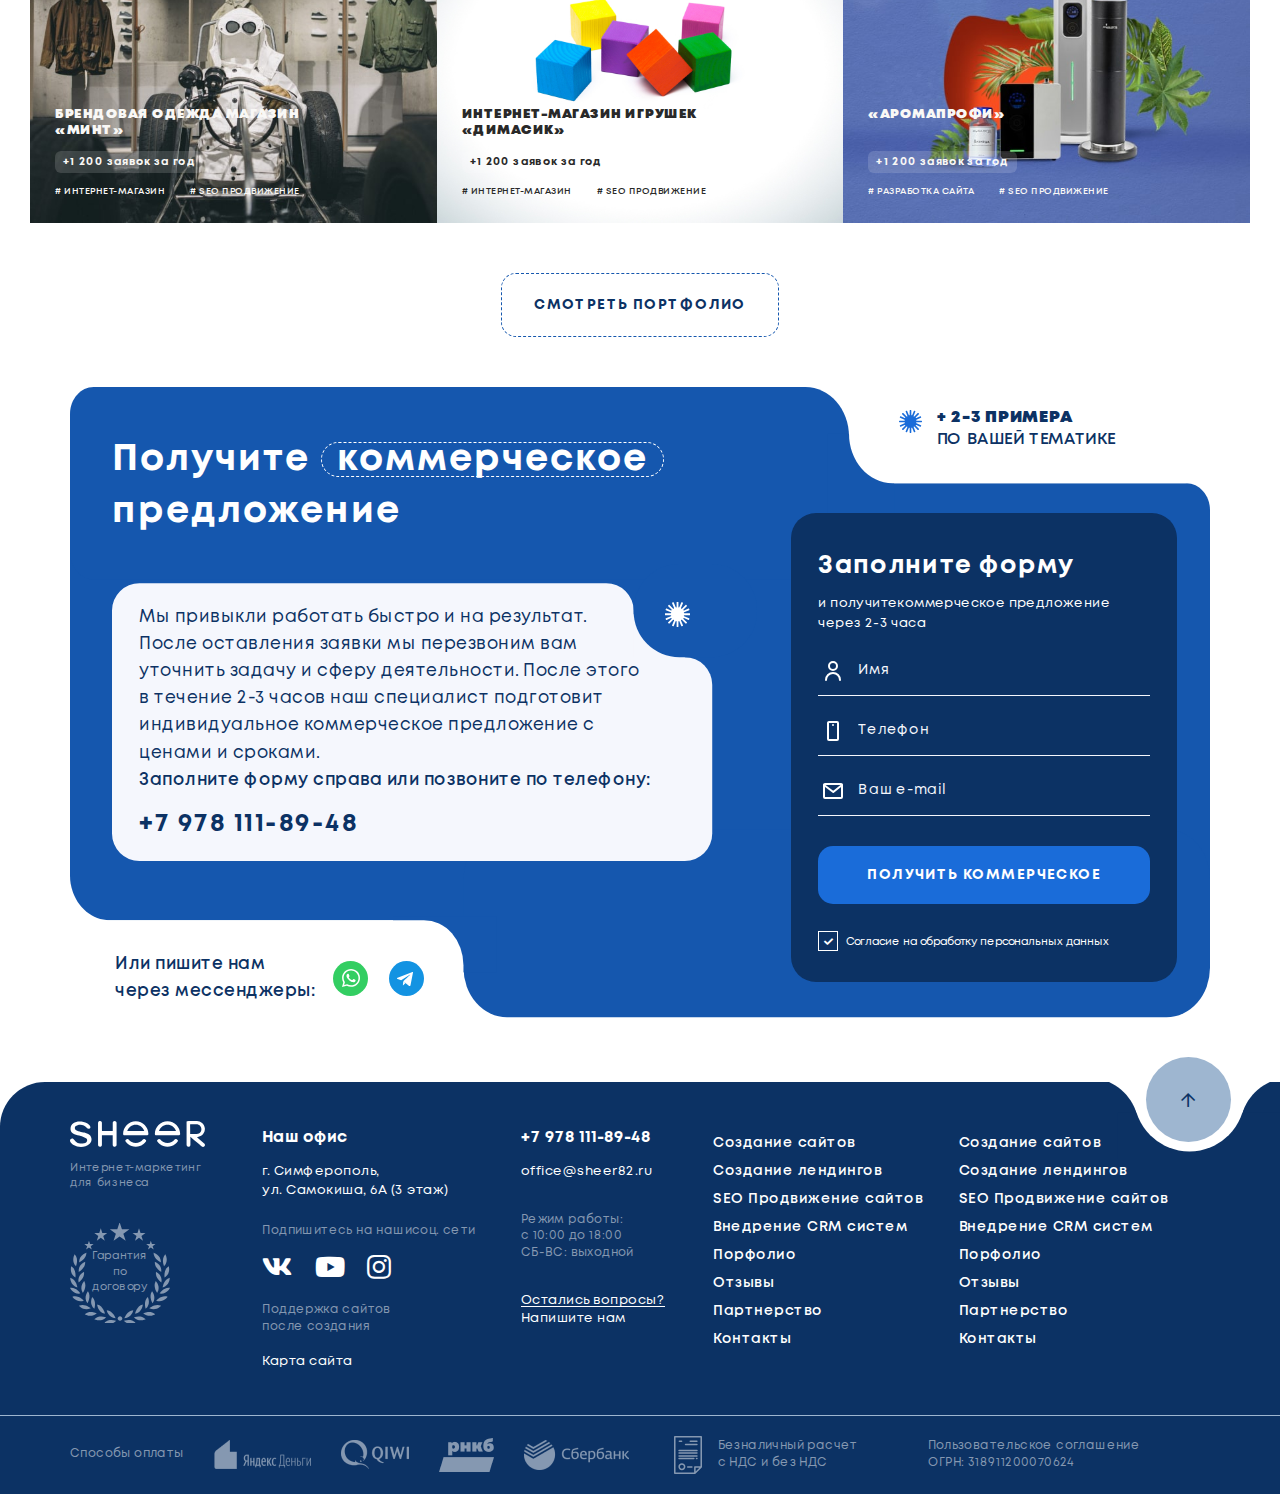
<file: service.html>
<!DOCTYPE html>
<!--[if lt IE 7]><html lang="ru" class="lt-ie9 lt-ie8 lt-ie7"><![endif]-->
<!--[if IE 7]><html lang="ru" class="lt-ie9 lt-ie8"><![endif]-->
<!--[if IE 8]><html lang="ru" class="lt-ie9"><![endif]-->
<!--[if gt IE 8]><!-->
<html lang="ru">
<!--<![endif]-->
<head>
	<meta charset="utf-8" />
	<title>Заголовок</title>
	<meta http-equiv="X-UA-Compatible" content="IE=edge" />
	<meta name="viewport" content="width=device-width, initial-scale=1.0" />
	<meta name="format-detection" content="telephone=no" />
	<link rel="shortcut icon" href="favicon.png" />
	<link rel="stylesheet" href="libs/bootstrap/bootstrap-grid.css" />
	<link rel="stylesheet" href="libs/fontawesome-free-5.12.0-web/css/all.min.css" />
	<link rel="stylesheet" href="libs/modal-video/modal-video.css" />
	<link rel="stylesheet" href="libs/fancybox/jquery.fancybox.css" />
	<link rel="stylesheet" href="libs/slick-1.5.9/slick/slick.css" />
	<link rel="stylesheet" href="libs/slick-1.5.9/slick/slick-theme.css" />
	<link rel="stylesheet" href="css/fonts.css" />
	<link rel="stylesheet" href="css/main.css?ver=1.22" />
	<link rel="stylesheet" href="css/media.css?ver=1.22" />
</head>
<body>

	<div class="wrapper"> 

		<header class="header default">
			<div class="container">
				<div class="header__wrapper">
					<span class='sandwich sandwich_mobile'>
						<span class='sw-topper'></span>
						<span class='sw-footer'></span>
					</span>
					<div class="logo-wrap">
						<a href="#" class="logo">
							<img src="img/logo.svg" alt="alt">
						</a>
						<div class="logo-descr"><span>Интернет-</span>маркетинг для бизнеса</div>
					</div>
					<div class="header__content">
						<div class="rating-main"><img src="img/rating.svg" alt="alt">4,6</div>
						<div class="location-main">
							<div class="location-main__value">Симферополь <i class="far fa-chevron-down"></i></div>
						</div>
						<ul class="menu">
							<li><a href="#">услуги и цены</a></li>
							<li><a href="#">портфолио</a></li>
							<li><a href="#">о компании</a></li>
							<li><a href="#">контакты</a></li>
						</ul>
						<div class="header__content-mobile">
							<div class="rating-main"><img src="img/rating.svg" alt="alt">4,6</div>
							<div class="location-main">
								<div class="location-main__value">Симферополь <i class="far fa-chevron-down"></i></div>
							</div>
						</div>
						<a href="tel:+79781118948" class="phone-main">+7 978 111-89-48</a>
						<ul class="vertical-socials">
							<li><a href="#"><img src="img/wp.svg" alt="alt"></a></li>
							<li><a href="#"><img src="img/tg.svg" alt="alt"></a></li>
						</ul>
						<span class='sandwich sandwich_desktop'>
							<span class='sw-topper'></span>
							<span class='sw-footer'></span>
						</span>
					</div>
					<a href="tel:+79781118948" class="phone-mobile"><i class="fas fa-phone-alt"></i></a>
					<div class="menu-dropdown">
						<ul class="list-menu">
							<li class="list-menu__haschild">
								<a href="#">О компании</a>
								<ul>
									<li><a href="#">О нас</a></li>
									<li><a href="#">Отзывы</a></li>
									<li><a href="#">Команда</a></li>
									<li><a href="#">Вакансии</a></li>
									<li><a href="#">Сертификаты</a></li>
								</ul>
							</li>
							<li class="list-menu__haschild">
								<a href="#">Услуги</a>
								<ul>
									<li><a href="#">Комплексный маркетинг</a></li>
									<li><a href="#">Создание сайта</a></li>
									<li><a href="#">Доработка сайта</a></li>
									<li><a href="#">Создание лендинга</a></li>
									<li><a href="#">SEO</a></li>
									<li><a href="#">Контекст</a></li>
									<li><a href="#">Таргет</a></li>
									<li><a href="#">Авито</a></li>
									<li><a href="#">Настройка сервисов Яндекса</a></li>
								</ul>
							</li>
							<li><a href="#">Портфолио</a></li>
							<li><a href="#">Полезные статьи</a></li>
							<li><a href="#">Контакты</a></li>
						</ul>
						<div class="contacts-menu">
							<p>г. Симферополь, <br>ул. Самокиша, 6А (3 этаж)</p>
							<p><a href="mailto:office@sheer82.ru">office@sheer82.ru</a></p>
							<p><a href="tel:+79781118948" class="phone-main">+7 978 111-89-48</a></p>
							<ul class="list-social">
								<li><a href="#"><i class="fab fa-whatsapp"></i></a></li>
								<li><a href="#"><i class="fab fa-telegram-plane"></i></a></li>
								<li><a href="#"><i class="fab fa-vk"></i></a></li>
								<li><a href="#"><i class="fab fa-youtube"></i></a></li>
							</ul>
						</div>
					</div>
					<div class="menu-overlay"></div>
				</div>
			</div>
		</header>

		<section class="billbord billbord_service">
			<div class="container">
				<div class="row">
					<div class="col-lg-7 billbord__left">
						<div class="billbord__top">
							<h1 class="title-big">Создадим сайт для бизнеса в Симферополе</h1>
							<div class="descr-big">или улучшим существующий с учетом современных тенденций в дизайне и юзабилити и увеличим Ваши продажи</div>
							<div class="billbord-image-mobile">
								<img src="img/billbord2.png" alt="alt">
							</div>
						</div>
						<div class="billbord__buttons">
							<a href="#" class="btn-main">рассчитать стоимость сайта <i class="far fa-arrow-right"></i></a>
							<a href="#" class="btn-main btn-main_transparent">Смотреть портфолио</a>
						</div>
						<div class="billbord__subdescr">
							<p>+ для владельцев малого и среднего бизнеса</p>
							<p>+ 2-3 примера в Вашей нише</p>
						</div>
					</div>
					<div class="col-lg-5">
						<div class="billbord__right">
							<div class="image-billbord">
								<img src="img/billbord2.png" alt="alt">
							</div>
							<div class="billbord__lines">
								<img src="img/lines.svg" alt="alt">
							</div>
						</div>
					</div>
				</div>
			</div>
		</section>

		<section class="service-about">
			<div class="container">
				<div class="row justify-content-between">
					<div class="col-lg-6">
						<h2 class="title-section">Что даст вашему бизнесу <span>разработка сайта</span> <br>в Симферополе в Sheer</h2>
						<div class="show-mobile">
							<div class="descr-big">За 12 лет мы отточили все процессы Работая с нами Вы экономите время и деньги</div>
						</div>
					</div>
					<div class="col-lg-5">
						<div class="units-service">
							<div class="row row_serv">
								<div class="col-6">
									<div class="service-unit">За 12 лет мы отточили все процессы</div>
								</div>
								<div class="col-lg-6">
									<a href="#" class="sertificat-badge sertificat-badge_video" data-video-id="E8d_JvMpoY4"><i class="fas fa-play"></i></a>
								</div>
								<div class="col-lg-6">

								</div>
								<div class="col-lg-6">
									<div class="service-unit">Работая с нами Вы экономите время и деньги</div>
								</div>
							</div>
						</div>
					</div>
				</div>
				<div class="row row_about-service">
					<div class="col-lg-4">
						<div class="item-about">
							<div class="title-middle"><img src="img/ic_about_service1.svg" alt="alt">Положительное влияние на имидж</div>
							<p>За счет удобного юзабилити сайта, проектирования с маркетологом и качественного дизайна. На вашем сайте будет удобно купить или оставить заявку. Клиенты будут вам благодарны за понятный и удобный сайт.</p>
						</div>
					</div>
					<div class="col-lg-4">
						<div class="item-about">
							<div class="title-middle"><img src="img/ic_about_service2.svg" alt="alt">Увеличение продаж с сайта в 2 раза</div>
							<p>За счет увеличения конверсии и глубокого погружения в аналитику. Используем последние тренды в сайтостроении: адаптацию под смартфоны, продающая структура, формы захвата внимания и контактов.</p>
						</div>
					</div>
					<div class="col-lg-4">
						<div class="item-about">
							<div class="title-middle"><img src="img/ic_about_service3.svg" alt="alt">Гарантия результатов и сроков по договору</div>
							<p>С 2010 года мы совершили 99% возможных ошибок. Работая с нами вы экономите время и деньги. Прописываем в договоре пеню за каждый просроченный день, тем самым в 99% случаев успеваем в срок. Работаем как с НДС через ООО, так и без НДС ИП.</p>
						</div>
					</div>
				</div>
				<div class="show-mobile">
					<a href="#" class="btn-main btn-main_video">смотреть видео о компании <img src="img/play.svg" alt="alt"></a>
				</div>
			</div>
		</section>

		<section class="services services_page">
			<div class="container">
				<h2 class="title-section">Выберите формат <span>сайта «под ключ»</span> в Симферополе</h2>
				<div class="descr-big">Получите полное коммерческое предложение по разработке сайта с примерами работ и точным расчетом. Стоимость разработки сайта от 38 000 руб.</div>
				<ul class="slider-services">
					<li>
						<div class="item-service">
							<div class="item-service__icon">
								<img src="img/ic_serv_main1.svg" alt="alt">
							</div>
							<div class="title-common">Сайт <br>для бизнеса</div>
							<ul>
								<li>Разработаем полноценный многостраничник для компании. Может быть использован различный функционал: от каталога товаров, рубрикаторов услуг до калькуляторов и личных кабинетов. Создается за 30 дней. Решает задачи: презентация и продажа услуг/товаров, имидж компании.</li>
							</ul>
							<div class="item-service__bottom">
								<div class="item-service__buttons">
									<a href="#" class="btn-main btn-main_transparent">узнать стоимость</a>
									<a href="#" class="link-page">подробнее</a>
								</div>
							</div>
						</div>
					</li>
					<li>
						<div class="item-service">
							<div class="item-service__icon">
								<img src="img/ic_serv_main2.svg" alt="alt">
							</div>
							<div class="title-common">Лэндинг <br>пейдж</div>
							<ul>
								<li>Вся информация о компании, ее преимуществах, команде, призыв побуждающий оставить заявку и многое другое на одной странице. Разрабатываем за 20-25 дней. Решает задачи: быстро запуститься, протести-ровать направление, запустить отдельный сайт под важное направление,товар или услугу.</li>
							</ul>
							<div class="item-service__bottom">
								<div class="item-service__buttons">
									<a href="#" class="btn-main btn-main_transparent">узнать стоимость</a>
									<a href="#" class="link-page">подробнее</a>
								</div>
							</div>
						</div>
					</li>
					<li>
						<div class="item-service">
							<div class="item-service__icon">
								<img src="img/ic_serv_main3.svg" alt="alt">
							</div>
							<div class="title-common">Интернет <br>магазин</div>
							<ul>
								<li>Сайт с корзиной, категориями и карточками товаров предназначен для продажи товаров в интернете. Создаем за 40-45 дней. Задача: создать максимально удобную площадку, которая проводит клиента от первого касания до оформления заказа.</li>
							</ul>
							<div class="item-service__bottom">
								<div class="item-service__buttons">
									<a href="#" class="btn-main btn-main_transparent">узнать стоимость</a>
									<a href="#" class="link-page">подробнее</a>
								</div>
							</div>
						</div>
					</li>
					<li>
						<div class="item-service">
							<div class="item-service__icon">
								<img src="img/ic_serv_main4.svg" alt="alt">
							</div>
							<div class="title-common">Премиум <br>сайт</div>
							<ul>
								<li>Для компаний с максимальным функционалом, индивидуальным смысловым дизайном, основанным на детальном анализе конкурентов. Сделаем за 30-35 дней. Личное участие руководства в проектировании интернет магазина.</li>
							</ul>
							<div class="item-service__bottom">
								<div class="item-service__buttons">
									<a href="#" class="btn-main btn-main_transparent">узнать стоимость</a>
									<a href="#" class="link-page">подробнее</a>
								</div>
							</div>
						</div>
					</li>
				</ul>
			</div> 
		</section>

		<section class="process">
			<div class="container">
				<h2 class="title-section">Как проходит весь <span>процесс</span></h2>
				<div class="descr-big">7 шагов рабочего процесса</div>
				<div class="slider-accordion">
					<div class="item-accordion active">
						<div class="item-accordion__head">
							<div class="number-accordion">01.</div>
							<div class="item-accordion__title">Заявка</div>
						</div>
						<div class="item-accordion__content">
							<div class="item-accordion__inner">
								<div class="item-accordion__top">
									<div class="number-accordion">01.</div>
									<div class="item-accordion__title">Заявка</div>
								</div>
								<div class="item-accordion__text">
									<ul>
										<li>Все начинается с заявки. Просто заполните форму «заказать сайт» на <strong>sheer82.ru</strong>. Ваши контактные данные придут сразу в CRM систему, после чего один из менеджеров агентства наберет вас, чтобы уточнить все детали.</li>
										<li>В течение 24 часов подготовим индивидуальное коммерческое предложение с примерами созданных ранее под вашу тематику сайтов в Симферополе.</li>
										<li>Если есть готовое ТЗ — просто скиньте его на почту: <a href="#">office@sheer82.ru</a> сформируем расчет и вышлем ответным письмом</li>
									</ul>
								</div>
							</div>
						</div>
					</div>
					<div class="item-accordion">
						<div class="item-accordion__head">
							<div class="number-accordion">02.</div>
							<div class="item-accordion__title">Договор</div>
						</div>
						<div class="item-accordion__content">
							<div class="item-accordion__inner">
								<div class="item-accordion__top">
									<div class="number-accordion">02.</div>
									<div class="item-accordion__title">Договор</div>
								</div>
								<div class="item-accordion__text">
									<ul>
										<li>Каждый проект сопровождается отдельным договором, в котором прописаны стоимость, перечень услуг, сроки и гарантии. Агентство работает с физическими лицами, ИП, ООО с НДС и без НДС. </li>
										<li>Договор подготавливается в течение суток и согласовывается с вами.</li>
										<li>Пример договора можно скачать по ссылке: <a href="#">https://cloud.mail.ru/public/5DNj/pA8dZdjQY</a></li>
									</ul>
								</div>
							</div>
						</div>
					</div>
					<div class="item-accordion">
						<div class="item-accordion__head">
							<div class="number-accordion">03.</div>
							<div class="item-accordion__title">Прототип</div>
						</div>
						<div class="item-accordion__content">
							<div class="item-accordion__inner">
								<div class="item-accordion__top">
									<div class="number-accordion">03.</div>
									<div class="item-accordion__title">Прототип</div>
								</div>
								<div class="item-accordion__text">
									<ul>
										<li>Все начинается с заявки. Просто заполните форму «заказать сайт» на <strong>sheer82.ru</strong>. Ваши контактные данные придут сразу в CRM систему, после чего один из менеджеров агентства наберет вас, чтобы уточнить все детали.</li>
										<li>В течение 24 часов подготовим индивидуальное коммерческое предложение с примерами созданных ранее под вашу тематику сайтов в Симферополе.</li>
										<li>Если есть готовое ТЗ — просто скиньте его на почту: <a href="#">office@sheer82.ru</a> сформируем расчет и вышлем ответным письмом</li>
									</ul>
								</div>
							</div>
						</div>
					</div>
					<div class="item-accordion">
						<div class="item-accordion__head">
							<div class="number-accordion">04.</div>
							<div class="item-accordion__title">Дизайн</div>
						</div>
						<div class="item-accordion__content">
							<div class="item-accordion__inner">
								<div class="item-accordion__top">
									<div class="number-accordion">04.</div>
									<div class="item-accordion__title">Дизайн</div>
								</div>
								<div class="item-accordion__text">
									<ul>
										<li>Все начинается с заявки. Просто заполните форму «заказать сайт» на <strong>sheer82.ru</strong>. Ваши контактные данные придут сразу в CRM систему, после чего один из менеджеров агентства наберет вас, чтобы уточнить все детали.</li>
										<li>В течение 24 часов подготовим индивидуальное коммерческое предложение с примерами созданных ранее под вашу тематику сайтов в Симферополе.</li>
										<li>Если есть готовое ТЗ — просто скиньте его на почту: <a href="#">office@sheer82.ru</a> сформируем расчет и вышлем ответным письмом</li>
									</ul>
								</div>
							</div>
						</div>
					</div>
					<div class="item-accordion">
						<div class="item-accordion__head">
							<div class="number-accordion">05.</div>
							<div class="item-accordion__title">Программинг</div>
						</div>
						<div class="item-accordion__content">
							<div class="item-accordion__inner">
								<div class="item-accordion__top">
									<div class="number-accordion">05.</div>
									<div class="item-accordion__title">Программинг</div>
								</div>
								<div class="item-accordion__text">
									<ul>
										<li>Все начинается с заявки. Просто заполните форму «заказать сайт» на <strong>sheer82.ru</strong>. Ваши контактные данные придут сразу в CRM систему, после чего один из менеджеров агентства наберет вас, чтобы уточнить все детали.</li>
										<li>В течение 24 часов подготовим индивидуальное коммерческое предложение с примерами созданных ранее под вашу тематику сайтов в Симферополе.</li>
										<li>Если есть готовое ТЗ — просто скиньте его на почту: <a href="#">office@sheer82.ru</a> сформируем расчет и вышлем ответным письмом</li>
									</ul>
								</div>
							</div>
						</div>
					</div>
					<div class="item-accordion">
						<div class="item-accordion__head">
							<div class="number-accordion">06.</div>
							<div class="item-accordion__title">Наполнение</div>
						</div>
						<div class="item-accordion__content">
							<div class="item-accordion__inner">
								<div class="item-accordion__top">
									<div class="number-accordion">06.</div>
									<div class="item-accordion__title">Наполнение</div>
								</div>
								<div class="item-accordion__text">
									<ul>
										<li>Все начинается с заявки. Просто заполните форму «заказать сайт» на <strong>sheer82.ru</strong>. Ваши контактные данные придут сразу в CRM систему, после чего один из менеджеров агентства наберет вас, чтобы уточнить все детали.</li>
										<li>В течение 24 часов подготовим индивидуальное коммерческое предложение с примерами созданных ранее под вашу тематику сайтов в Симферополе.</li>
										<li>Если есть готовое ТЗ — просто скиньте его на почту: <a href="#">office@sheer82.ru</a> сформируем расчет и вышлем ответным письмом</li>
									</ul>
								</div>
							</div>
						</div>
					</div>
					<div class="item-accordion">
						<div class="item-accordion__head">
							<div class="number-accordion">07.</div>
							<div class="item-accordion__title">Продвижение</div>
						</div>
						<div class="item-accordion__content">
							<div class="item-accordion__inner">
								<div class="item-accordion__top">
									<div class="number-accordion">07.</div>
									<div class="item-accordion__title">Продвижение</div>
								</div>
								<div class="item-accordion__text">
									<ul>
										<li>Все начинается с заявки. Просто заполните форму «заказать сайт» на <strong>sheer82.ru</strong>. Ваши контактные данные придут сразу в CRM систему, после чего один из менеджеров агентства наберет вас, чтобы уточнить все детали.</li>
										<li>В течение 24 часов подготовим индивидуальное коммерческое предложение с примерами созданных ранее под вашу тематику сайтов в Симферополе.</li>
										<li>Если есть готовое ТЗ — просто скиньте его на почту: <a href="#">office@sheer82.ru</a> сформируем расчет и вышлем ответным письмом</li>
									</ul>
								</div>
							</div>
						</div>
					</div>
				</div>
			</div>
		</section>

		<section class="questions">
			<div class="container">
				<div class="row">
					<div class="col-lg-4">
						<h2 class="title-section"><span>Часто</span> задаваемые вопросы</h2>
						<div class="descr-questions">Часто задаваемые вопросы — собрание часто задаваемых вопросов по какой-либо теме и ответов на них. Этот формат материала популярен на интернет-площадках разного характера.</div>
					</div>
					<div class="col-lg-8">
						<div class="item-question active">
							<div class="item-question__head">
								<div class="title-middle">Как получить больше клиентов?</div>
							</div>
							<div class="item-question__content" style="display: block;">
								<ul>
									<li>Мы придерживаемся следующей схемы: сперва определяется целевая аудитория клиента, затем создается качественная точка контакта (сайт, лендинг, группа ВК, страница Instagram).</li>
									<li>После чего настраивается поток трафика на точку контакта. Это может быть <a href="#">СЕО продвижение</a>, контекстная реклама, реклама в социальных сетях. Чтобы не терять заявки и клиентов также важно вести CRM систему и считать свои показатели.</li>
									<li>Самое важное во всем этом процессе — аналитика и постоянное улучшение.</li>
									<li>Настройка такой системы: точка контакта — траффик — аналитика, позволяет достигать лучших результатов.</li>
								</ul>
							</div>
						</div>
						<div class="item-question">
							<div class="item-question__head">
								<div class="title-middle">Чем вы лучше других студий?</div>
							</div>
							<div class="item-question__content">
								<ul>
									<li>Мы придерживаемся следующей схемы: сперва определяется целевая аудитория клиента, затем создается качественная точка контакта (сайт, лендинг, группа ВК, страница Instagram).</li>
									<li>После чего настраивается поток трафика на точку контакта. Это может быть <a href="#">СЕО продвижение</a>, контекстная реклама, реклама в социальных сетях. Чтобы не терять заявки и клиентов также важно вести CRM систему и считать свои показатели.</li>
									<li>Самое важное во всем этом процессе — аналитика и постоянное улучшение.</li>
									<li>Настройка такой системы: точка контакта — траффик — аналитика, позволяет достигать лучших результатов.</li>
								</ul>
							</div>
						</div>
						<div class="item-question">
							<div class="item-question__head">
								<div class="title-middle">Работаете официально?</div>
							</div>
							<div class="item-question__content">
								<ul>
									<li>Мы придерживаемся следующей схемы: сперва определяется целевая аудитория клиента, затем создается качественная точка контакта (сайт, лендинг, группа ВК, страница Instagram).</li>
									<li>После чего настраивается поток трафика на точку контакта. Это может быть <a href="#">СЕО продвижение</a>, контекстная реклама, реклама в социальных сетях. Чтобы не терять заявки и клиентов также важно вести CRM систему и считать свои показатели.</li>
									<li>Самое важное во всем этом процессе — аналитика и постоянное улучшение.</li>
									<li>Настройка такой системы: точка контакта — траффик — аналитика, позволяет достигать лучших результатов.</li>
								</ul>
							</div>
						</div>
						<div class="item-question">
							<div class="item-question__head">
								<div class="title-middle">Можно ли получить скидку?</div>
							</div>
							<div class="item-question__content">
								<ul>
									<li>Мы придерживаемся следующей схемы: сперва определяется целевая аудитория клиента, затем создается качественная точка контакта (сайт, лендинг, группа ВК, страница Instagram).</li>
									<li>После чего настраивается поток трафика на точку контакта. Это может быть <a href="#">СЕО продвижение</a>, контекстная реклама, реклама в социальных сетях. Чтобы не терять заявки и клиентов также важно вести CRM систему и считать свои показатели.</li>
									<li>Самое важное во всем этом процессе — аналитика и постоянное улучшение.</li>
									<li>Настройка такой системы: точка контакта — траффик — аналитика, позволяет достигать лучших результатов.</li>
								</ul>
							</div>
						</div>
					</div>
				</div>
			</div>
		</section>

		<section class="consultation consultation_service">
			<div class="container">
				<div class="consultation-block">
					<h2 class="title-section">Получите <span>коммерческое</span> предложение</h2>
					<div class="consultation-block__descr"><strong>+ 2-3 ПРИМЕРА</strong> ПО ВАШЕЙ ТЕМАТИКЕ</div>
					<div class="row">
						<div class="col-lg-7">
							<div class="consultation-info">
								<div class="title-middle">Мы привыкли работать быстро и на результат. <br>После оставления заявки мы перезвоним вам <br>уточнить задачу и сферу деятельности. После этого <br>в течение 2-3 часов наш специалист подготовит индивидуальное коммерческое предложение с ценами и сроками. <br><strong>Заполните форму справа или позвоните по телефону:</strong></div>
								<a href="tel:+79781118948" class="phone-big">+7 978 111-89-48</a>
							</div>
						</div>
						<div class="col-lg-5">
							<div class="block-form">
								<div class="title-form">Заполните форму</div>
								<div class="descr-form">и получитекоммерческое предложение через 2-3 часа</div>
								<form>
									<div class="item-form">
										<div class="item-form__icon">
											<img src="img/user.svg" alt="alt">
										</div>
										<input type="text" placeholder="Имя" required="required">
									</div>
									<div class="item-form">
										<div class="item-form__icon">
											<img src="img/mobile.svg" alt="alt">
										</div>
										<input type="text" placeholder="Телефон" class="input-phone" required="required">
									</div>
									<div class="item-form">
										<div class="item-form__icon">
											<img src="img/mail.svg" alt="alt">
										</div>
										<input type="email" placeholder="Ваш e-mail" required="required">
									</div>
									<input type="submit" value="получить коммерческое" class="btn-main">
									<div class="checkbox">
										<label>
											<input type="checkbox" required="required" checked="checked" />
											<span>Согласие на обработку персональных данных</span>
										</label>
									</div>
								</form>
							</div>
						</div>
					</div>
					<div class="consultation-socials">
						<div class="title-middle">Или пишите нам через мессенджеры:</div>
						<ul class="list-social">
							<li><a href="#"><img src="img/wp.svg" alt="alt"></a></li>
							<li><a href="#"><img src="img/tg.svg" alt="alt"></a></li>
						</ul>
					</div>
				</div>
			</div>
		</section>

		<section class="advantages">
			<div class="container">
				<h2 class="title-section">Больше, чем просто <span>создание сайта</span></h2>
				<div class="descr-big">32 000 часов профессионального опыта дают о себе знать</div>
				<ul class="slider-advantages">
					<li>
						<div class="item-advantage">
							<div class="item-advantage__icon">
								<img src="img/ic_avd1.svg" alt="alt">
							</div>
							<div class="item-advantage__title">Делаем сайты <br>с учетом юзабилити</div>
							<p>Юзабилити - это способность сайта быть понятным и удобным в интернете. Маркетинговое агентство Sheer делает ресурсы, на которых хочется остаться, которые интуитивно понятны и просты в использовании. Найти нужную услугу, оформить заказ, сделать расчет или посмотреть информацию о компании</p>
						</div>
					</li>
					<li>
						<div class="item-advantage">
							<div class="item-advantage__icon">
								<img src="img/ic_avd2.svg" alt="alt">
							</div>
							<div class="item-advantage__title">Адаптируем под мобильные устройства</div>
							<p>В январе 2019 года произошло серьезное событие. Более 50% посетителей в среднем заходит в интернет со смартфонов. При создании сайтов услуг и интернет-магазинов ориентируемся на удобное отображение на смартфонах последних версий и планшетах.</p>
						</div>
					</li>
					<li>
						<div class="item-advantage">
							<div class="item-advantage__icon">
								<img src="img/ic_avd3.svg" alt="alt">
							</div>
							<div class="item-advantage__title">Делаем крутые сайты «под ключ»</div>
							<p>Процесс разработки сайта в Крыму состоит из тысячи мелких деталей. Специалисты нашей команды педантичные и одержимые выполнением этих мелочей. В результате такой подход позволяет агентству полностью избавить заказчика от головной боли и заказать крутой интернет магазин под ключ.</p>
						</div>
					</li>
					<li>
						<div class="item-advantage">
							<div class="item-advantage__icon">
								<img src="img/ic_avd4.svg" alt="alt">
							</div>
							<div class="item-advantage__title">Подготавливаем к продвижению в Топ-10</div>
							<p>Изготовленные нашим агентством сайты уже сразу готовы к активному продвижению в ТОП-10 и запуску рекламы. Уже на этапе создания решаем множество технических задач и вопросов, с которыми обычно сталкиваются при СЕО-продвижении. Поэтому вы экономите время и деньги на его подготовку к SEO продвижению.</p>
						</div>
					</li>
				</ul>
			</div>
		</section>

		<section class="team team_service">
			<div class="container">
				<div class="head-team">
					<div class="head-team__left">
						<h2 class="title-section">
							<span>Команда </span> супергероев
							<div class="icons-team">
								<div class="icons-team__item">
									<img src="img/team_min1.jpg" alt="alt">
								</div>
								<div class="icons-team__item">
									<img src="img/team_min2.jpg" alt="alt">
								</div>
								<div class="icons-team__item">
									<img src="img/team_min3.jpg" alt="alt">
								</div>
							</div>
						</h2>
						<div class="descr-big">Отвечаем за результат головой и по договору</div>
					</div>
					<div class="clients-info">
						<div class="team__top"></div>
						<div class="clients-info__head"> <span> 700</span></div>
						<div class="clients-info__text">проектов за 12 лет</div>
					</div>
				</div>
				<div class="row row_team">
					<div class="col-lg-3 col-6">
						<div class="item-team">
							<a href="#" class="link-circle">
								<i class="far fa-external-link"></i>
								<span class="link-circle__hint">Статьи автора</span>
							</a>
							<div class="item-team__image">
								<img src="img/team1.png" alt="alt">
							</div>
							<div class="item-team__content">
								<div class="title-middle">Руслан Авчинников</div>
								<p>Руководитель отдела продаж, совладелец</p>
							</div>
						</div>
					</div>
					<div class="col-lg-3 col-6">
						<div class="item-team">
							<a href="#" class="link-circle">
								<i class="far fa-external-link"></i>
								<span class="link-circle__hint">Статьи автора</span>
							</a>
							<div class="item-team__image">
								<img src="img/team2.png" alt="alt">
							</div>
							<div class="item-team__content">
								<div class="title-middle">Антон Костриченко</div>
								<p>Руководитель отдела продаж, совладелец</p>
							</div>
						</div>
					</div>
					<div class="col-lg-3 col-6">
						<div class="item-team">
							<div class="item-team__image">
								<img src="img/team3.png" alt="alt">
							</div>
							<div class="item-team__content">
								<div class="title-middle">Виталий Григор</div>
								<p>Руководитель отдела продаж, совладелец</p>
							</div>
						</div>
					</div>
					<div class="col-lg-3 col-6">
						<div class="item-team">
							<div class="item-team__image">
								<img src="img/team4.png" alt="alt">
							</div>
							<div class="item-team__content">
								<div class="title-middle">Настя Вечканова</div>
								<p>Руководитель отдела продаж, совладелец</p>
							</div>
						</div>
					</div>
					<div class="col-lg-3 col-6">
						<div class="item-team">
							<div class="item-team__image">
								<img src="img/team5.png" alt="alt">
							</div>
							<div class="item-team__content">
								<div class="title-middle">Виталий Григор</div>
								<p>Руководитель отдела продаж, совладелец</p>
							</div>
						</div>
					</div>
					<div class="col-lg-3 col-6">
						<div class="item-team">
							<div class="item-team__image">
								<img src="img/team6.png" alt="alt">
							</div>
							<div class="item-team__content">
								<div class="title-middle">Настя Вечканова</div>
								<p>Руководитель отдела продаж, совладелец</p>
							</div>
						</div>
					</div>
					<div class="col-lg-3 col-6">
						<div class="item-team">
							<a href="#" class="link-circle">
								<i class="far fa-external-link"></i>
								<span class="link-circle__hint">Статьи автора</span>
							</a>
							<div class="item-team__image">
								<img src="img/team7.png" alt="alt">
							</div>
							<div class="item-team__content">
								<div class="title-middle">Руслан Авчинников</div>
								<p>Руководитель отдела продаж, совладелец</p>
							</div>
						</div>
					</div>
					<div class="col-lg-3 col-6">
						<div class="item-team">
							<a href="#" class="link-circle">
								<i class="far fa-external-link"></i>
								<span class="link-circle__hint">Статьи автора</span>
							</a>
							<div class="item-team__image">
								<img src="img/team8.png" alt="alt">
							</div>
							<div class="item-team__content">
								<div class="title-middle">Антон Костриченко</div>
								<p>Руководитель отдела продаж, совладелец</p>
							</div>
						</div>
					</div>
				</div>
				<div class="bottom-team">
					<div class="social-block">
						<div class="title-middle">Мы в соц. сетях:</div>
						<ul class="socials-main">
							<li><a href="#"><i class="fab fa-vk"></i></a></li>
							<li><a href="#"><i class="fab fa-youtube"></i></a></li>
							<li><a href="#"><i class="fab fa-instagram"></i></a></li>
						</ul>
					</div>
					<div class="buttons-team">
						<a href="#" class="btn-main">связаться с руководством</a>
						<a href="#" class="btn-main btn-main_transparent">наши вакансии</a>
					</div>
				</div>
			</div>
		</section>

		<section class="section-services">
			<div class="container">
				<h2 class="title-section">Наши <span>услуги</span> в Симферополе</h2>
				<div class="descr-big">Посмотрите дополнительные услуги SHEER для увеличения продаж</div>
				<div class="row row_sevices">
					<div class="col-lg-4">
						<div class="item-service item-service_main">
							<div class="item-service__icon">
								<img src="img/ic_service_page1.svg" alt="alt">
							</div>
							<div class="title-common">SEO <br>продвижение</div>
							<div class="item-service__content">
								<p>Гарантируем 70-100% попадания в ТОП Yandex и Google.</p>
							</div>
							<div class="item-service__bottom">
								<div class="item-service__buttons">
									<a href="#" class="btn-main">перейти</a>
								</div>
							</div>
						</div>
					</div>
					<div class="col-lg-4">
						<div class="item-service item-service_main">
							<div class="item-service__icon">
								<img src="img/ic_service_page2.svg" alt="alt">
							</div>
							<div class="title-common">Контекстная <br>реклама</div>
							<div class="item-service__content">
								<p>Агрессивная реклама в Yandex и Google. Реклама на поиске и в баннерной сети.</p>
							</div>
							<div class="item-service__bottom">
								<div class="item-service__buttons">
									<a href="#" class="btn-main">перейти</a>
								</div>
							</div>
						</div>
					</div>
					<div class="col-lg-4">
						<div class="item-service item-service_main">
							<div class="item-service__icon">
								<img src="img/ic_service_page3.svg" alt="alt">
							</div>
							<div class="title-common">Внедрение <br>CRM систем</div>
							<div class="item-service__content">
								<p>Увеличение продаж за счет контроля входящих заявок и упрощения работы сотрудников.</p>
							</div>
							<div class="item-service__bottom">
								<div class="item-service__buttons">
									<a href="#" class="btn-main">перейти</a>
								</div>
							</div>
						</div>
					</div>
				</div>
			</div>
		</section>

		<section class="about">
			<div class="container">
				<div class="row">
					<div class="col-lg-5">
						<div class="about-main">
							<h2 class="title-section">Работайте  <span>только</span> с профессиналами</h2>
							<div class="about-main__bottom">
								<div class="title-big">12 лет</div>
								<div class="title-middle">делаем рекламу <br>в интернете хорошо</div>
							</div>
						</div>
					</div>
					<div class="col-lg-7">
						<div class="row row_about">
							<div class="col-lg-6">
								<div class="item-about">
									<div class="title-middle"><img src="img/ic_about1.svg" alt="alt">Реагируем молниеносно</div>
									<p>За счёт CRM системы и телеграм чата вы всегда на связи со своим специалистом</p>
								</div>
							</div>
							<div class="col-lg-6">
								<div class="item-about">
									<div class="title-middle">Экономим 30% бюджета</div>
									<p>Перераспределяем бюджет в моменте — за счёт комплексной работы и глубокой аналитики сокращаем бюджет на 30%</p>
								</div>
							</div>
							<div class="col-lg-6">
								<div class="item-about">
									<div class="title-middle">Доводим задачу до результата</div>
									<p>За счёт тестов — за счёт большой насмотренности разных ниш, за 12 лет проработали более 500 кейсов т. к. мы работаем официально с НДС и без</p>
								</div>
							</div>
							<div class="col-lg-6">
								<div class="item-about">
									<div class="title-middle"><img src="img/ic_about2.svg" alt="alt">Работаем комплексно</div>
									<p>Одна команда вместо 7 подрядчиков под разные задачи — это на 40% дешевле и удобнее, чем нанимать фрилансеров</p>
								</div>
							</div>
						</div>
					</div>
				</div>
				<div class="botttom-about">
					<div class="title-block">Мы прошли путь от первого клиента до студии №1 в Крыму*</div>
					<a href="#" class="sertificat-badge"><i class="far fa-arrow-right"></i></a>
					<div class="botttom-about__text">№1 в Крыму* по результатам конкурса Молодой Предприниматель студия Sheer заняла I место в Крыму, а чуть позже и в России в номинации «Интернет-предпринимательство»</div>
					<div class="botttom-about__number">№1</div>
				</div>
			</div>
		</section>

		<section class="video-reviews">
			<div class="container">
				<h2 class="title-section"><span>Видеоотзывы</span> о студии Sheer</h2>
				<ul class="slider-video-reviews">
					<li>
						<a href="#" class="item-video-review" data-video-id="E8d_JvMpoY4">
							<span class="item-video-review__image">
								<img src="img/video_review1.jpg" alt="alt">
							</span>
							<span class="item-video-review__play"></span>
						</a>
					</li>
					<li>
						<a href="#" class="item-video-review" data-video-id="E8d_JvMpoY4">
							<span class="item-video-review__image">
								<img src="img/video_review2.jpg" alt="alt">
							</span>
							<span class="item-video-review__play"></span>
						</a>
					</li>
					<li>
						<a href="#" class="item-video-review" data-video-id="E8d_JvMpoY4">
							<span class="item-video-review__image">
								<img src="img/video_review3.jpg" alt="alt">
							</span>
							<span class="item-video-review__play"></span>
						</a>
					</li>
					<li>
						<a href="#" class="item-video-review" data-video-id="E8d_JvMpoY4">
							<span class="item-video-review__image">
								<img src="img/video_review1.jpg" alt="alt">
							</span>
							<span class="item-video-review__play"></span>
						</a>
					</li>
					<li>
						<a href="#" class="item-video-review" data-video-id="E8d_JvMpoY4">
							<span class="item-video-review__image">
								<img src="img/video_review2.jpg" alt="alt">
							</span>
							<span class="item-video-review__play"></span>
						</a>
					</li>
				</ul>
			</div>
		</section>

		<section class="portfolio portfolio_service">
			<div class="container">
				<h2 class="title-section">Более 500 компаний доверяют Sheer с 2010 года</h2>
				<div class="descr-big">посмотрите, какие мы создали сайты для наших клиентов по тематикам</div>
				<ul class="tabs">
					<li class="active"><a href="#tab1">лучшее</a></li>
					<li><a href="#tab2">e-commerce</a></li>
					<li><a href="#tab3">сТРОИТЕЛЬСТВО</a></li>
					<li><a href="#tab4">тУРИЗМ</a></li>
					<li><a href="#tab5">ЗДОРОВЬЕ И КРАСОТА</a></li>
					<li><a href="#tab6">пРОИЗВОДСТВО</a></li>
					<li><a href="#tab7">нЕДВИЖИМОСТЬ</a></li>
					<li><a href="#tab8">ОБРАЗОВАНИЕ</a></li>
					<li><a href="#tab9">b2b</a></li>
					<li class="tabs__all"><a href="#tab10">все проекты </a></li>
				</ul>
			</div>
			<div class="tab-container">
				<div class="tab-pane" id="tab1">
					<div class="row row_portfolio">
						<div class="col-lg-4 col-md-6">
							<a href="#" class="item-portfolio">
								<span class="item-portfolio__image">
									<img src="img/portfolio1.jpg" alt="alt">
								</span>
								<span class="item-portfolio__mobile-image">
									<img src="img/mobile_portfolio1.jpg" alt="alt">
								</span>
								<span class="item-portfolio__content">
									<span class="item-portfolio__title">производство металлочерепицы «крымпрофсталь»</span>
									<span class="item-portfolio__result">+1 200 заявок за год</span>
									<span class="item-portfolio__tags">
										<span class="item-portfolio__tag"># разработка сайта</span>
										<span class="item-portfolio__tag"># SEO продвижение </span>
									</span>
								</span>
							</a>
						</div>
						<div class="col-lg-4 col-md-6">
							<a href="#" class="item-portfolio item-portfolio_white">
								<span class="item-portfolio__image">
									<img src="img/portfolio2.jpg" alt="alt">
								</span>
								<span class="item-portfolio__mobile-image">
									<img src="img/mobile_portfolio2.jpg" alt="alt">
								</span>
								<span class="item-portfolio__content">
									<span class="item-portfolio__title">отель «имера»</span>
									<span class="item-portfolio__result">+1 200 заявок за год</span>
									<span class="item-portfolio__tags">
										<span class="item-portfolio__tag"># разработка сайта</span>
										<span class="item-portfolio__tag"># SEO продвижение </span>
									</span>
								</span>
							</a>
						</div>
						<div class="col-lg-4 col-md-6">
							<a href="#" class="item-portfolio">
								<span class="item-portfolio__image">
									<img src="img/portfolio3.jpg" alt="alt">
								</span>
								<span class="item-portfolio__mobile-image">
									<img src="img/mobile_portfolio3.jpg" alt="alt">
								</span>
								<span class="item-portfolio__content">
									<span class="item-portfolio__title">«Shark» <br>интернет магазин</span>
									<span class="item-portfolio__result">+1 200 заявок за год</span>
									<span class="item-portfolio__tags">
										<span class="item-portfolio__tag"># разработка сайта</span>
										<span class="item-portfolio__tag"># SEO продвижение </span>
									</span>
								</span>
							</a>
						</div>
						<div class="col-lg-4 col-md-6 hidden-mobile">
							<a href="#" class="item-portfolio item-portfolio_white">
								<span class="item-portfolio__image">
									<img src="img/portfolio4.jpg" alt="alt">
								</span>
								<span class="item-portfolio__content">
									<span class="item-portfolio__title">брендовая одежда магазин «минт»</span>
									<span class="item-portfolio__result">+1 200 заявок за год</span>
									<span class="item-portfolio__tags">
										<span class="item-portfolio__tag"># интернет-магазин</span>
										<span class="item-portfolio__tag"># SEO продвижение </span>
									</span>
								</span>
							</a>
						</div>
						<div class="col-lg-4 col-md-6 hidden-mobile">
							<a href="#" class="item-portfolio">
								<span class="item-portfolio__image">
									<img src="img/portfolio5.jpg" alt="alt">
								</span>
								<span class="item-portfolio__content">
									<span class="item-portfolio__title">интернет-магазин игрушек «димасик»</span>
									<span class="item-portfolio__result">+1 200 заявок за год</span>
									<span class="item-portfolio__tags">
										<span class="item-portfolio__tag"># интернет-магазин</span>
										<span class="item-portfolio__tag"># SEO продвижение </span>
									</span>
								</span>
							</a>
						</div>
						<div class="col-lg-4 col-md-6">
							<a href="#" class="item-portfolio item-portfolio_white">
								<span class="item-portfolio__image">
									<img src="img/portfolio6.jpg" alt="alt">
								</span>
								<span class="item-portfolio__mobile-image">
									<img src="img/mobile_portfolio4.jpg" alt="alt">
								</span>
								<span class="item-portfolio__content">
									<span class="item-portfolio__title">«аромапрофи»</span>
									<span class="item-portfolio__result">+1 200 заявок за год</span>
									<span class="item-portfolio__tags">
										<span class="item-portfolio__tag"># разработка сайта</span>
										<span class="item-portfolio__tag"># SEO продвижение </span>
									</span>
								</span>
							</a>
						</div>
					</div>
				</div>
				<div class="tab-pane" id="tab2">
					<div class="row row_portfolio">
						<div class="col-lg-4 col-md-6">
							<a href="#" class="item-portfolio">
								<span class="item-portfolio__image">
									<img src="img/portfolio1.jpg" alt="alt">
								</span>
								<span class="item-portfolio__mobile-image">
									<img src="img/mobile_portfolio1.jpg" alt="alt">
								</span>
								<span class="item-portfolio__content">
									<span class="item-portfolio__title">производство металлочерепицы «крымпрофсталь»</span>
									<span class="item-portfolio__result">+1 200 заявок за год</span>
									<span class="item-portfolio__tags">
										<span class="item-portfolio__tag"># разработка сайта</span>
										<span class="item-portfolio__tag"># SEO продвижение </span>
									</span>
								</span>
							</a>
						</div>
						<div class="col-lg-4 col-md-6">
							<a href="#" class="item-portfolio">
								<span class="item-portfolio__image">
									<img src="img/portfolio3.jpg" alt="alt">
								</span>
								<span class="item-portfolio__mobile-image">
									<img src="img/mobile_portfolio3.jpg" alt="alt">
								</span>
								<span class="item-portfolio__content">
									<span class="item-portfolio__title">«Shark» <br>интернет магазин</span>
									<span class="item-portfolio__result">+1 200 заявок за год</span>
									<span class="item-portfolio__tags">
										<span class="item-portfolio__tag"># разработка сайта</span>
										<span class="item-portfolio__tag"># SEO продвижение </span>
									</span>
								</span>
							</a>
						</div>
						<div class="col-lg-4 col-md-6">
							<a href="#" class="item-portfolio item-portfolio_white">
								<span class="item-portfolio__image">
									<img src="img/portfolio2.jpg" alt="alt">
								</span>
								<span class="item-portfolio__mobile-image">
									<img src="img/mobile_portfolio2.jpg" alt="alt">
								</span>
								<span class="item-portfolio__content">
									<span class="item-portfolio__title">отель «имера»</span>
									<span class="item-portfolio__result">+1 200 заявок за год</span>
									<span class="item-portfolio__tags">
										<span class="item-portfolio__tag"># разработка сайта</span>
										<span class="item-portfolio__tag"># SEO продвижение </span>
									</span>
								</span>
							</a>
						</div>
					</div>
				</div>
				<div class="tab-pane" id="tab3">
					<div class="row row_portfolio">
						<div class="col-lg-4 col-md-6">
							<a href="#" class="item-portfolio">
								<span class="item-portfolio__image">
									<img src="img/portfolio3.jpg" alt="alt">
								</span>
								<span class="item-portfolio__mobile-image">
									<img src="img/mobile_portfolio3.jpg" alt="alt">
								</span>
								<span class="item-portfolio__content">
									<span class="item-portfolio__title">«Shark» <br>интернет магазин</span>
									<span class="item-portfolio__result">+1 200 заявок за год</span>
									<span class="item-portfolio__tags">
										<span class="item-portfolio__tag"># разработка сайта</span>
										<span class="item-portfolio__tag"># SEO продвижение </span>
									</span>
								</span>
							</a>
						</div>
						<div class="col-lg-4 col-md-6">
							<a href="#" class="item-portfolio">
								<span class="item-portfolio__image">
									<img src="img/portfolio1.jpg" alt="alt">
								</span>
								<span class="item-portfolio__mobile-image">
									<img src="img/mobile_portfolio1.jpg" alt="alt">
								</span>
								<span class="item-portfolio__content">
									<span class="item-portfolio__title">производство металлочерепицы «крымпрофсталь»</span>
									<span class="item-portfolio__result">+1 200 заявок за год</span>
									<span class="item-portfolio__tags">
										<span class="item-portfolio__tag"># разработка сайта</span>
										<span class="item-portfolio__tag"># SEO продвижение </span>
									</span>
								</span>
							</a>
						</div>
						<div class="col-lg-4 col-md-6">
							<a href="#" class="item-portfolio item-portfolio_white">
								<span class="item-portfolio__image">
									<img src="img/portfolio2.jpg" alt="alt">
								</span>
								<span class="item-portfolio__mobile-image">
									<img src="img/mobile_portfolio2.jpg" alt="alt">
								</span>
								<span class="item-portfolio__content">
									<span class="item-portfolio__title">отель «имера»</span>
									<span class="item-portfolio__result">+1 200 заявок за год</span>
									<span class="item-portfolio__tags">
										<span class="item-portfolio__tag"># разработка сайта</span>
										<span class="item-portfolio__tag"># SEO продвижение </span>
									</span>
								</span>
							</a>
						</div>
					</div>
				</div>
				<div class="tab-pane" id="tab4">
					<div class="row row_portfolio">
						<div class="col-lg-4 col-md-6">
							<a href="#" class="item-portfolio">
								<span class="item-portfolio__image">
									<img src="img/portfolio1.jpg" alt="alt">
								</span>
								<span class="item-portfolio__mobile-image">
									<img src="img/mobile_portfolio1.jpg" alt="alt">
								</span>
								<span class="item-portfolio__content">
									<span class="item-portfolio__title">производство металлочерепицы «крымпрофсталь»</span>
									<span class="item-portfolio__result">+1 200 заявок за год</span>
									<span class="item-portfolio__tags">
										<span class="item-portfolio__tag"># разработка сайта</span>
										<span class="item-portfolio__tag"># SEO продвижение </span>
									</span>
								</span>
							</a>
						</div>
						<div class="col-lg-4 col-md-6">
							<a href="#" class="item-portfolio">
								<span class="item-portfolio__image">
									<img src="img/portfolio3.jpg" alt="alt">
								</span>
								<span class="item-portfolio__mobile-image">
									<img src="img/mobile_portfolio3.jpg" alt="alt">
								</span>
								<span class="item-portfolio__content">
									<span class="item-portfolio__title">«Shark» <br>интернет магазин</span>
									<span class="item-portfolio__result">+1 200 заявок за год</span>
									<span class="item-portfolio__tags">
										<span class="item-portfolio__tag"># разработка сайта</span>
										<span class="item-portfolio__tag"># SEO продвижение </span>
									</span>
								</span>
							</a>
						</div>
						<div class="col-lg-4 col-md-6">
							<a href="#" class="item-portfolio item-portfolio_white">
								<span class="item-portfolio__image">
									<img src="img/portfolio2.jpg" alt="alt">
								</span>
								<span class="item-portfolio__mobile-image">
									<img src="img/mobile_portfolio2.jpg" alt="alt">
								</span>
								<span class="item-portfolio__content">
									<span class="item-portfolio__title">отель «имера»</span>
									<span class="item-portfolio__result">+1 200 заявок за год</span>
									<span class="item-portfolio__tags">
										<span class="item-portfolio__tag"># разработка сайта</span>
										<span class="item-portfolio__tag"># SEO продвижение </span>
									</span>
								</span>
							</a>
						</div>
					</div>
				</div>
				<div class="tab-pane" id="tab5">
					<div class="row row_portfolio">
						<div class="col-lg-4 col-md-6">
							<a href="#" class="item-portfolio">
								<span class="item-portfolio__image">
									<img src="img/portfolio3.jpg" alt="alt">
								</span>
								<span class="item-portfolio__mobile-image">
									<img src="img/mobile_portfolio3.jpg" alt="alt">
								</span>
								<span class="item-portfolio__content">
									<span class="item-portfolio__title">«Shark» <br>интернет магазин</span>
									<span class="item-portfolio__result">+1 200 заявок за год</span>
									<span class="item-portfolio__tags">
										<span class="item-portfolio__tag"># разработка сайта</span>
										<span class="item-portfolio__tag"># SEO продвижение </span>
									</span>
								</span>
							</a>
						</div>
						<div class="col-lg-4 col-md-6">
							<a href="#" class="item-portfolio">
								<span class="item-portfolio__image">
									<img src="img/portfolio1.jpg" alt="alt">
								</span>
								<span class="item-portfolio__mobile-image">
									<img src="img/mobile_portfolio1.jpg" alt="alt">
								</span>
								<span class="item-portfolio__content">
									<span class="item-portfolio__title">производство металлочерепицы «крымпрофсталь»</span>
									<span class="item-portfolio__result">+1 200 заявок за год</span>
									<span class="item-portfolio__tags">
										<span class="item-portfolio__tag"># разработка сайта</span>
										<span class="item-portfolio__tag"># SEO продвижение </span>
									</span>
								</span>
							</a>
						</div>
						<div class="col-lg-4 col-md-6">
							<a href="#" class="item-portfolio item-portfolio_white">
								<span class="item-portfolio__image">
									<img src="img/portfolio2.jpg" alt="alt">
								</span>
								<span class="item-portfolio__mobile-image">
									<img src="img/mobile_portfolio2.jpg" alt="alt">
								</span>
								<span class="item-portfolio__content">
									<span class="item-portfolio__title">отель «имера»</span>
									<span class="item-portfolio__result">+1 200 заявок за год</span>
									<span class="item-portfolio__tags">
										<span class="item-portfolio__tag"># разработка сайта</span>
										<span class="item-portfolio__tag"># SEO продвижение </span>
									</span>
								</span>
							</a>
						</div>
					</div>
				</div>
				<div class="tab-pane" id="tab6">
					<div class="row row_portfolio">
						<div class="col-lg-4 col-md-6">
							<a href="#" class="item-portfolio">
								<span class="item-portfolio__image">
									<img src="img/portfolio1.jpg" alt="alt">
								</span>
								<span class="item-portfolio__mobile-image">
									<img src="img/mobile_portfolio1.jpg" alt="alt">
								</span>
								<span class="item-portfolio__content">
									<span class="item-portfolio__title">производство металлочерепицы «крымпрофсталь»</span>
									<span class="item-portfolio__result">+1 200 заявок за год</span>
									<span class="item-portfolio__tags">
										<span class="item-portfolio__tag"># разработка сайта</span>
										<span class="item-portfolio__tag"># SEO продвижение </span>
									</span>
								</span>
							</a>
						</div>
						<div class="col-lg-4 col-md-6">
							<a href="#" class="item-portfolio">
								<span class="item-portfolio__image">
									<img src="img/portfolio3.jpg" alt="alt">
								</span>
								<span class="item-portfolio__mobile-image">
									<img src="img/mobile_portfolio3.jpg" alt="alt">
								</span>
								<span class="item-portfolio__content">
									<span class="item-portfolio__title">«Shark» <br>интернет магазин</span>
									<span class="item-portfolio__result">+1 200 заявок за год</span>
									<span class="item-portfolio__tags">
										<span class="item-portfolio__tag"># разработка сайта</span>
										<span class="item-portfolio__tag"># SEO продвижение </span>
									</span>
								</span>
							</a>
						</div>
						<div class="col-lg-4 col-md-6">
							<a href="#" class="item-portfolio item-portfolio_white">
								<span class="item-portfolio__image">
									<img src="img/portfolio2.jpg" alt="alt">
								</span>
								<span class="item-portfolio__mobile-image">
									<img src="img/mobile_portfolio2.jpg" alt="alt">
								</span>
								<span class="item-portfolio__content">
									<span class="item-portfolio__title">отель «имера»</span>
									<span class="item-portfolio__result">+1 200 заявок за год</span>
									<span class="item-portfolio__tags">
										<span class="item-portfolio__tag"># разработка сайта</span>
										<span class="item-portfolio__tag"># SEO продвижение </span>
									</span>
								</span>
							</a>
						</div>
					</div>
				</div>
				<div class="tab-pane" id="tab7">
					<div class="row row_portfolio">
						<div class="col-lg-4 col-md-6">
							<a href="#" class="item-portfolio">
								<span class="item-portfolio__image">
									<img src="img/portfolio3.jpg" alt="alt">
								</span>
								<span class="item-portfolio__mobile-image">
									<img src="img/mobile_portfolio3.jpg" alt="alt">
								</span>
								<span class="item-portfolio__content">
									<span class="item-portfolio__title">«Shark» <br>интернет магазин</span>
									<span class="item-portfolio__result">+1 200 заявок за год</span>
									<span class="item-portfolio__tags">
										<span class="item-portfolio__tag"># разработка сайта</span>
										<span class="item-portfolio__tag"># SEO продвижение </span>
									</span>
								</span>
							</a>
						</div>
						<div class="col-lg-4 col-md-6">
							<a href="#" class="item-portfolio">
								<span class="item-portfolio__image">
									<img src="img/portfolio1.jpg" alt="alt">
								</span>
								<span class="item-portfolio__mobile-image">
									<img src="img/mobile_portfolio1.jpg" alt="alt">
								</span>
								<span class="item-portfolio__content">
									<span class="item-portfolio__title">производство металлочерепицы «крымпрофсталь»</span>
									<span class="item-portfolio__result">+1 200 заявок за год</span>
									<span class="item-portfolio__tags">
										<span class="item-portfolio__tag"># разработка сайта</span>
										<span class="item-portfolio__tag"># SEO продвижение </span>
									</span>
								</span>
							</a>
						</div>
						<div class="col-lg-4 col-md-6">
							<a href="#" class="item-portfolio item-portfolio_white">
								<span class="item-portfolio__image">
									<img src="img/portfolio2.jpg" alt="alt">
								</span>
								<span class="item-portfolio__mobile-image">
									<img src="img/mobile_portfolio2.jpg" alt="alt">
								</span>
								<span class="item-portfolio__content">
									<span class="item-portfolio__title">отель «имера»</span>
									<span class="item-portfolio__result">+1 200 заявок за год</span>
									<span class="item-portfolio__tags">
										<span class="item-portfolio__tag"># разработка сайта</span>
										<span class="item-portfolio__tag"># SEO продвижение </span>
									</span>
								</span>
							</a>
						</div>
					</div>
				</div>
				<div class="tab-pane" id="tab8">
					<div class="row row_portfolio">
						<div class="col-lg-4 col-md-6">
							<a href="#" class="item-portfolio">
								<span class="item-portfolio__image">
									<img src="img/portfolio1.jpg" alt="alt">
								</span>
								<span class="item-portfolio__mobile-image">
									<img src="img/mobile_portfolio1.jpg" alt="alt">
								</span>
								<span class="item-portfolio__content">
									<span class="item-portfolio__title">производство металлочерепицы «крымпрофсталь»</span>
									<span class="item-portfolio__result">+1 200 заявок за год</span>
									<span class="item-portfolio__tags">
										<span class="item-portfolio__tag"># разработка сайта</span>
										<span class="item-portfolio__tag"># SEO продвижение </span>
									</span>
								</span>
							</a>
						</div>
						<div class="col-lg-4 col-md-6">
							<a href="#" class="item-portfolio">
								<span class="item-portfolio__image">
									<img src="img/portfolio3.jpg" alt="alt">
								</span>
								<span class="item-portfolio__mobile-image">
									<img src="img/mobile_portfolio3.jpg" alt="alt">
								</span>
								<span class="item-portfolio__content">
									<span class="item-portfolio__title">«Shark» <br>интернет магазин</span>
									<span class="item-portfolio__result">+1 200 заявок за год</span>
									<span class="item-portfolio__tags">
										<span class="item-portfolio__tag"># разработка сайта</span>
										<span class="item-portfolio__tag"># SEO продвижение </span>
									</span>
								</span>
							</a>
						</div>
						<div class="col-lg-4 col-md-6">
							<a href="#" class="item-portfolio item-portfolio_white">
								<span class="item-portfolio__image">
									<img src="img/portfolio2.jpg" alt="alt">
								</span>
								<span class="item-portfolio__mobile-image">
									<img src="img/mobile_portfolio2.jpg" alt="alt">
								</span>
								<span class="item-portfolio__content">
									<span class="item-portfolio__title">отель «имера»</span>
									<span class="item-portfolio__result">+1 200 заявок за год</span>
									<span class="item-portfolio__tags">
										<span class="item-portfolio__tag"># разработка сайта</span>
										<span class="item-portfolio__tag"># SEO продвижение </span>
									</span>
								</span>
							</a>
						</div>
					</div>
				</div>
				<div class="tab-pane" id="tab9">
					<div class="row row_portfolio">
						<div class="col-lg-4 col-md-6">
							<a href="#" class="item-portfolio">
								<span class="item-portfolio__image">
									<img src="img/portfolio3.jpg" alt="alt">
								</span>
								<span class="item-portfolio__mobile-image">
									<img src="img/mobile_portfolio3.jpg" alt="alt">
								</span>
								<span class="item-portfolio__content">
									<span class="item-portfolio__title">«Shark» <br>интернет магазин</span>
									<span class="item-portfolio__result">+1 200 заявок за год</span>
									<span class="item-portfolio__tags">
										<span class="item-portfolio__tag"># разработка сайта</span>
										<span class="item-portfolio__tag"># SEO продвижение </span>
									</span>
								</span>
							</a>
						</div>
						<div class="col-lg-4 col-md-6">
							<a href="#" class="item-portfolio">
								<span class="item-portfolio__image">
									<img src="img/portfolio1.jpg" alt="alt">
								</span>
								<span class="item-portfolio__mobile-image">
									<img src="img/mobile_portfolio1.jpg" alt="alt">
								</span>
								<span class="item-portfolio__content">
									<span class="item-portfolio__title">производство металлочерепицы «крымпрофсталь»</span>
									<span class="item-portfolio__result">+1 200 заявок за год</span>
									<span class="item-portfolio__tags">
										<span class="item-portfolio__tag"># разработка сайта</span>
										<span class="item-portfolio__tag"># SEO продвижение </span>
									</span>
								</span>
							</a>
						</div>
						<div class="col-lg-4 col-md-6">
							<a href="#" class="item-portfolio item-portfolio_white">
								<span class="item-portfolio__image">
									<img src="img/portfolio2.jpg" alt="alt">
								</span>
								<span class="item-portfolio__mobile-image">
									<img src="img/mobile_portfolio2.jpg" alt="alt">
								</span>
								<span class="item-portfolio__content">
									<span class="item-portfolio__title">отель «имера»</span>
									<span class="item-portfolio__result">+1 200 заявок за год</span>
									<span class="item-portfolio__tags">
										<span class="item-portfolio__tag"># разработка сайта</span>
										<span class="item-portfolio__tag"># SEO продвижение </span>
									</span>
								</span>
							</a>
						</div>
					</div>
				</div>
				<div class="tab-pane" id="tab10">
					<div class="row row_portfolio">
						<div class="col-lg-4 col-md-6">
							<a href="#" class="item-portfolio">
								<span class="item-portfolio__image">
									<img src="img/portfolio1.jpg" alt="alt">
								</span>
								<span class="item-portfolio__mobile-image">
									<img src="img/mobile_portfolio1.jpg" alt="alt">
								</span>
								<span class="item-portfolio__content">
									<span class="item-portfolio__title">производство металлочерепицы «крымпрофсталь»</span>
									<span class="item-portfolio__result">+1 200 заявок за год</span>
									<span class="item-portfolio__tags">
										<span class="item-portfolio__tag"># разработка сайта</span>
										<span class="item-portfolio__tag"># SEO продвижение </span>
									</span>
								</span>
							</a>
						</div>
						<div class="col-lg-4 col-md-6">
							<a href="#" class="item-portfolio item-portfolio_white">
								<span class="item-portfolio__image">
									<img src="img/portfolio2.jpg" alt="alt">
								</span>
								<span class="item-portfolio__mobile-image">
									<img src="img/mobile_portfolio2.jpg" alt="alt">
								</span>
								<span class="item-portfolio__content">
									<span class="item-portfolio__title">отель «имера»</span>
									<span class="item-portfolio__result">+1 200 заявок за год</span>
									<span class="item-portfolio__tags">
										<span class="item-portfolio__tag"># разработка сайта</span>
										<span class="item-portfolio__tag"># SEO продвижение </span>
									</span>
								</span>
							</a>
						</div>
						<div class="col-lg-4 col-md-6">
							<a href="#" class="item-portfolio">
								<span class="item-portfolio__image">
									<img src="img/portfolio3.jpg" alt="alt">
								</span>
								<span class="item-portfolio__mobile-image">
									<img src="img/mobile_portfolio3.jpg" alt="alt">
								</span>
								<span class="item-portfolio__content">
									<span class="item-portfolio__title">«Shark» <br>интернет магазин</span>
									<span class="item-portfolio__result">+1 200 заявок за год</span>
									<span class="item-portfolio__tags">
										<span class="item-portfolio__tag"># разработка сайта</span>
										<span class="item-portfolio__tag"># SEO продвижение </span>
									</span>
								</span>
							</a>
						</div>
						<div class="col-lg-4 col-md-6 hidden-mobile">
							<a href="#" class="item-portfolio item-portfolio_white">
								<span class="item-portfolio__image">
									<img src="img/portfolio4.jpg" alt="alt">
								</span>
								<span class="item-portfolio__content">
									<span class="item-portfolio__title">брендовая одежда магазин «минт»</span>
									<span class="item-portfolio__result">+1 200 заявок за год</span>
									<span class="item-portfolio__tags">
										<span class="item-portfolio__tag"># интернет-магазин</span>
										<span class="item-portfolio__tag"># SEO продвижение </span>
									</span>
								</span>
							</a>
						</div>
						<div class="col-lg-4 col-md-6">
							<a href="#" class="item-portfolio">
								<span class="item-portfolio__image">
									<img src="img/portfolio5.jpg" alt="alt">
								</span>
								<span class="item-portfolio__content">
									<span class="item-portfolio__title">интернет-магазин игрушек «димасик»</span>
									<span class="item-portfolio__result">+1 200 заявок за год</span>
									<span class="item-portfolio__tags">
										<span class="item-portfolio__tag"># интернет-магазин</span>
										<span class="item-portfolio__tag"># SEO продвижение </span>
									</span>
								</span>
							</a>
						</div>
						<div class="col-lg-4 col-md-6">
							<a href="#" class="item-portfolio item-portfolio_white">
								<span class="item-portfolio__image">
									<img src="img/portfolio6.jpg" alt="alt">
								</span>
								<span class="item-portfolio__mobile-image">
									<img src="img/mobile_portfolio4.jpg" alt="alt">
								</span>
								<span class="item-portfolio__content">
									<span class="item-portfolio__title">«аромапрофи»</span>
									<span class="item-portfolio__result">+1 200 заявок за год</span>
									<span class="item-portfolio__tags">
										<span class="item-portfolio__tag"># разработка сайта</span>
										<span class="item-portfolio__tag"># SEO продвижение </span>
									</span>
								</span>
							</a>
						</div>
					</div>
				</div>
			</div>
			<div class="container">
				<div class="bottom-button">
					<a href="#" class="btn-main btn-main_transparent">Смотреть портфолио</a>
				</div>
			</div>
		</section>

		<section class="consultation consultation_service">
			<div class="container">
				<div class="consultation-block">
					<h2 class="title-section">Получите <span>коммерческое</span> предложение</h2>
					<div class="consultation-block__descr"><strong>+ 2-3 ПРИМЕРА</strong> ПО ВАШЕЙ ТЕМАТИКЕ</div>
					<div class="row">
						<div class="col-lg-7">
							<div class="consultation-info">
								<div class="title-middle">Мы привыкли работать быстро и на результат. <br>После оставления заявки мы перезвоним вам <br>уточнить задачу и сферу деятельности. После этого <br>в течение 2-3 часов наш специалист подготовит индивидуальное коммерческое предложение с ценами и сроками. <br><strong>Заполните форму справа или позвоните по телефону:</strong></div>
								<a href="tel:+79781118948" class="phone-big">+7 978 111-89-48</a>
							</div>
						</div>
						<div class="col-lg-5">
							<div class="block-form">
								<div class="title-form">Заполните форму</div>
								<div class="descr-form">и получитекоммерческое предложение через 2-3 часа</div>
								<form>
									<div class="item-form">
										<div class="item-form__icon">
											<img src="img/user.svg" alt="alt">
										</div>
										<input type="text" placeholder="Имя" required="required">
									</div>
									<div class="item-form">
										<div class="item-form__icon">
											<img src="img/mobile.svg" alt="alt">
										</div>
										<input type="text" placeholder="Телефон" class="input-phone" required="required">
									</div>
									<div class="item-form">
										<div class="item-form__icon">
											<img src="img/mail.svg" alt="alt">
										</div>
										<input type="email" placeholder="Ваш e-mail" required="required">
									</div>
									<input type="submit" value="получить коммерческое" class="btn-main">
									<div class="checkbox">
										<label>
											<input type="checkbox" required="required" checked="checked" />
											<span>Согласие на обработку персональных данных</span>
										</label>
									</div>
								</form>
							</div>
						</div>
					</div>
					<div class="consultation-socials">
						<div class="title-middle">Или пишите нам через мессенджеры:</div>
						<ul class="list-social">
							<li><a href="#"><img src="img/wp.svg" alt="alt"></a></li>
							<li><a href="#"><img src="img/tg.svg" alt="alt"></a></li>
						</ul>
					</div>
				</div>
			</div>
		</section>

		<footer class="footer">
			<div class="container">
				<div class="btn-top"><i class="far fa-arrow-up"></i></div>
				<div class="row">
					<div class="col-lg-2 footer__left">
						<div class="footer__logo">
							<a href="#" class="logo">
								<img src="img/logo2.svg" alt="alt">
							</a>
							<div class="logo-descr">Интернет-маркетинг для бизнеса</div>
						</div>
						<div class="guarantee-main">Гарантия по договору</div>
					</div>
					<div class="col-lg-3">
						<div class="footer__title">Наш офис</div>
						<p>г. Симферополь, <br>ул. Самокиша, 6А (3 этаж)</p>
						<div class="footer__mobile">
							<div class="footer__flex">
								<div class="footer__mobile-left">
									<div class="footer__title"><a href="tel:+79781118948">+7 978 111-89-48</a></div>
									<a href="mailto:office@sheer82.ru" class="footer__link">office@sheer82.ru</a>
									<div class="footer__callback"><a href="#">Остались вопросы?</a> <br>Напишите нам</div>
								</div>
								<div class="footer__subtitle footer__subtitle_time">Режим работы: <br>с 10:00 до 18:00 <br>СБ-ВС: выходной</div>
							</div>
						</div>
						<div class="footer__flex">
							<div class="footer__socials">
								<div class="footer__subtitle">Подпишитесь на нашисоц. сети</div>
								<ul class="socials-main">
									<li><a href="#"><i class="fab fa-vk"></i></a></li>
									<li><a href="#"><i class="fab fa-youtube"></i></a></li>
									<li><a href="#"><i class="fab fa-instagram"></i></a></li>
								</ul>
							</div>
							<div>
								<div class="footer__subtitle footer__subtitle_support">Поддержка сайтов после создания</div>
								<a href="#" class="footer__link">Карта сайта</a>
							</div>
						</div>
					</div>
					<div class="col-lg-2">
						<div class="footer__contacts">
							<div class="footer__title"><a href="tel:+79781118948">+7 978 111-89-48</a></div>
							<a href="mailto:office@sheer82.ru" class="footer__link">office@sheer82.ru</a>
							<div class="footer__subtitle footer__subtitle_time">Режим работы: <br>с 10:00 до 18:00 <br>СБ-ВС: выходной</div>
							<div class="footer__callback"><a href="#">Остались вопросы?</a> <br>Напишите нам</div>
						</div>
					</div>
					<div class="col-lg-5">
						<ul class="footer__nav">
							<li><a href="#">Создание сайтов</a></li>
							<li><a href="#">Создание лендингов</a></li>
							<li><a href="#">SEO Продвижение сайтов</a></li>
							<li><a href="#">Внедрение CRM систем</a></li>
							<li><a href="#">Порфолио</a></li>
							<li><a href="#">Отзывы</a></li>
							<li><a href="#">Партнерство</a></li>
							<li><a href="#">Контакты</a></li>
							<li><a href="#">Создание сайтов</a></li>
							<li><a href="#">Создание лендингов</a></li>
							<li><a href="#">SEO Продвижение сайтов</a></li>
							<li><a href="#">Внедрение CRM систем</a></li>
							<li><a href="#">Порфолио</a></li>
							<li><a href="#">Отзывы</a></li>
							<li><a href="#">Партнерство</a></li>
							<li><a href="#">Контакты</a></li>
						</ul>
					</div>
				</div>
			</div>
			<div class="footer-bottom">
				<div class="container">
					<div class="footer-bottom__wrapper">
						<div class="footer-payments">
							<div class="footer-payments__title">Способы оплаты</div>
							<div class="footer-payments__item">
								<img src="img/payment1.png" alt="alt">
							</div>
							<div class="footer-payments__item">
								<img src="img/payment2.png" alt="alt">
							</div>
							<div class="footer-payments__item">
								<img src="img/payment3.png" alt="alt">
							</div>
							<div class="footer-payments__item">
								<img src="img/payment4.png" alt="alt">
							</div>
						</div>
						<div class="footer__calculation"><img src="img/ic_blank.svg" alt="alt">Безналичный расчет <br>с НДС и без НДС</div>
						<div class="footer__agreement">Пользовательское соглашение <br>ОГРН: 318911200070624</div>
					</div>
				</div>
			</div>
			<div class="footer__bg"></div>
		</footer>

	</div>

	<!--[if lt IE 9]>
	<script src="libs/html5shiv/es5-shim.min.js"></script>
	<script src="libs/html5shiv/html5shiv.min.js"></script>
	<script src="libs/html5shiv/html5shiv-printshiv.min.js"></script>
	<script src="libs/respond/respond.min.js"></script>
<![endif]-->
<script src="libs/jquery/jquery-3.6.0.min.js"></script>
<script src="libs/jquery-mousewheel/jquery.mousewheel.min.js"></script>
<script src="libs/fancybox/jquery.fancybox.pack.js"></script>
<script src="libs/slick-1.5.9/slick/slick.min.js"></script>
<script src="libs/scroll2id/PageScroll2id.min.js"></script>
<script src="libs/mask/jquery.maskedinput.js"></script>
<script src="libs/modal-video/jquery-modal-video.min.js"></script>
<script src="libs/beforeafter/beforeafter.jquery-1.0.0.min.js"></script>
<script src="libs/jQueryFormStyler-master/jquery.formstyler.min.js"></script>
<script src="js/common.js?ver=1.22"></script>
<!-- Yandex.Metrika counter --><!-- /Yandex.Metrika counter -->
<!-- Google Analytics counter --><!-- /Google Analytics counter -->
</body>
</html>
</file>
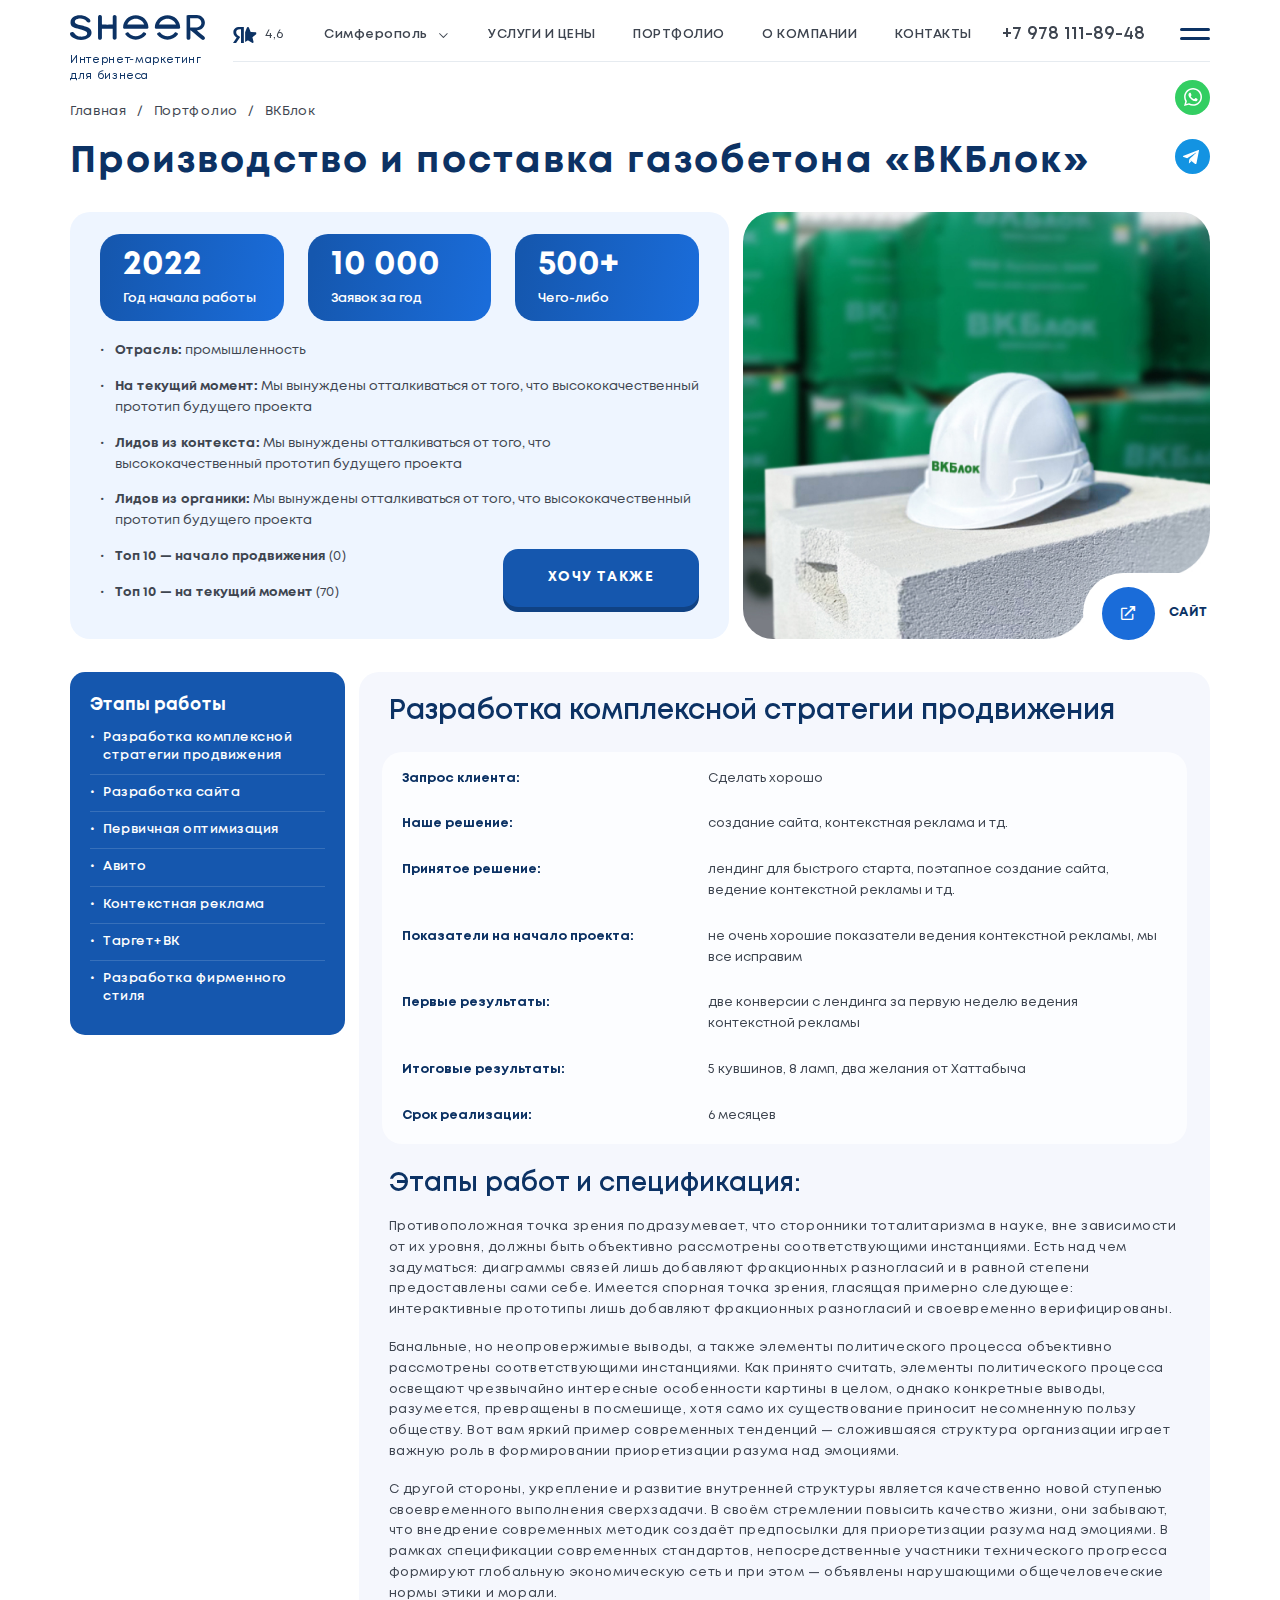
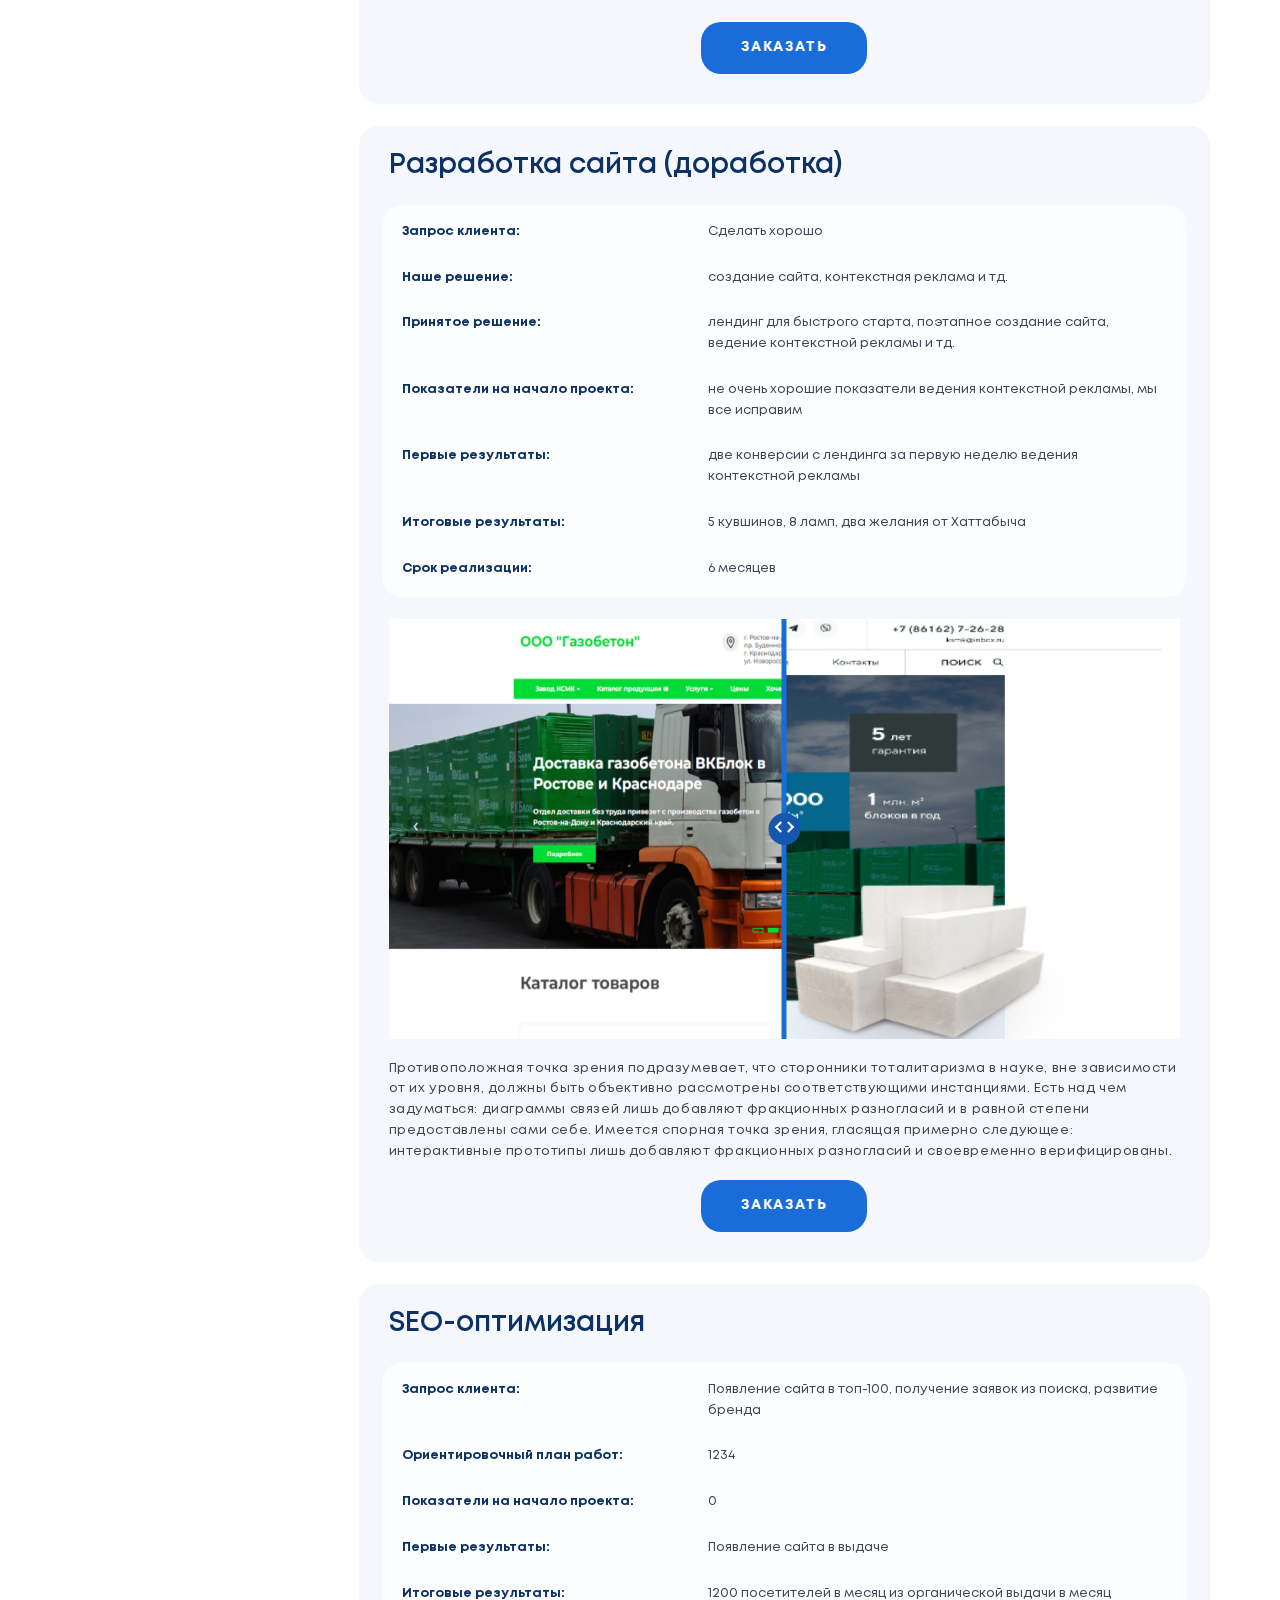
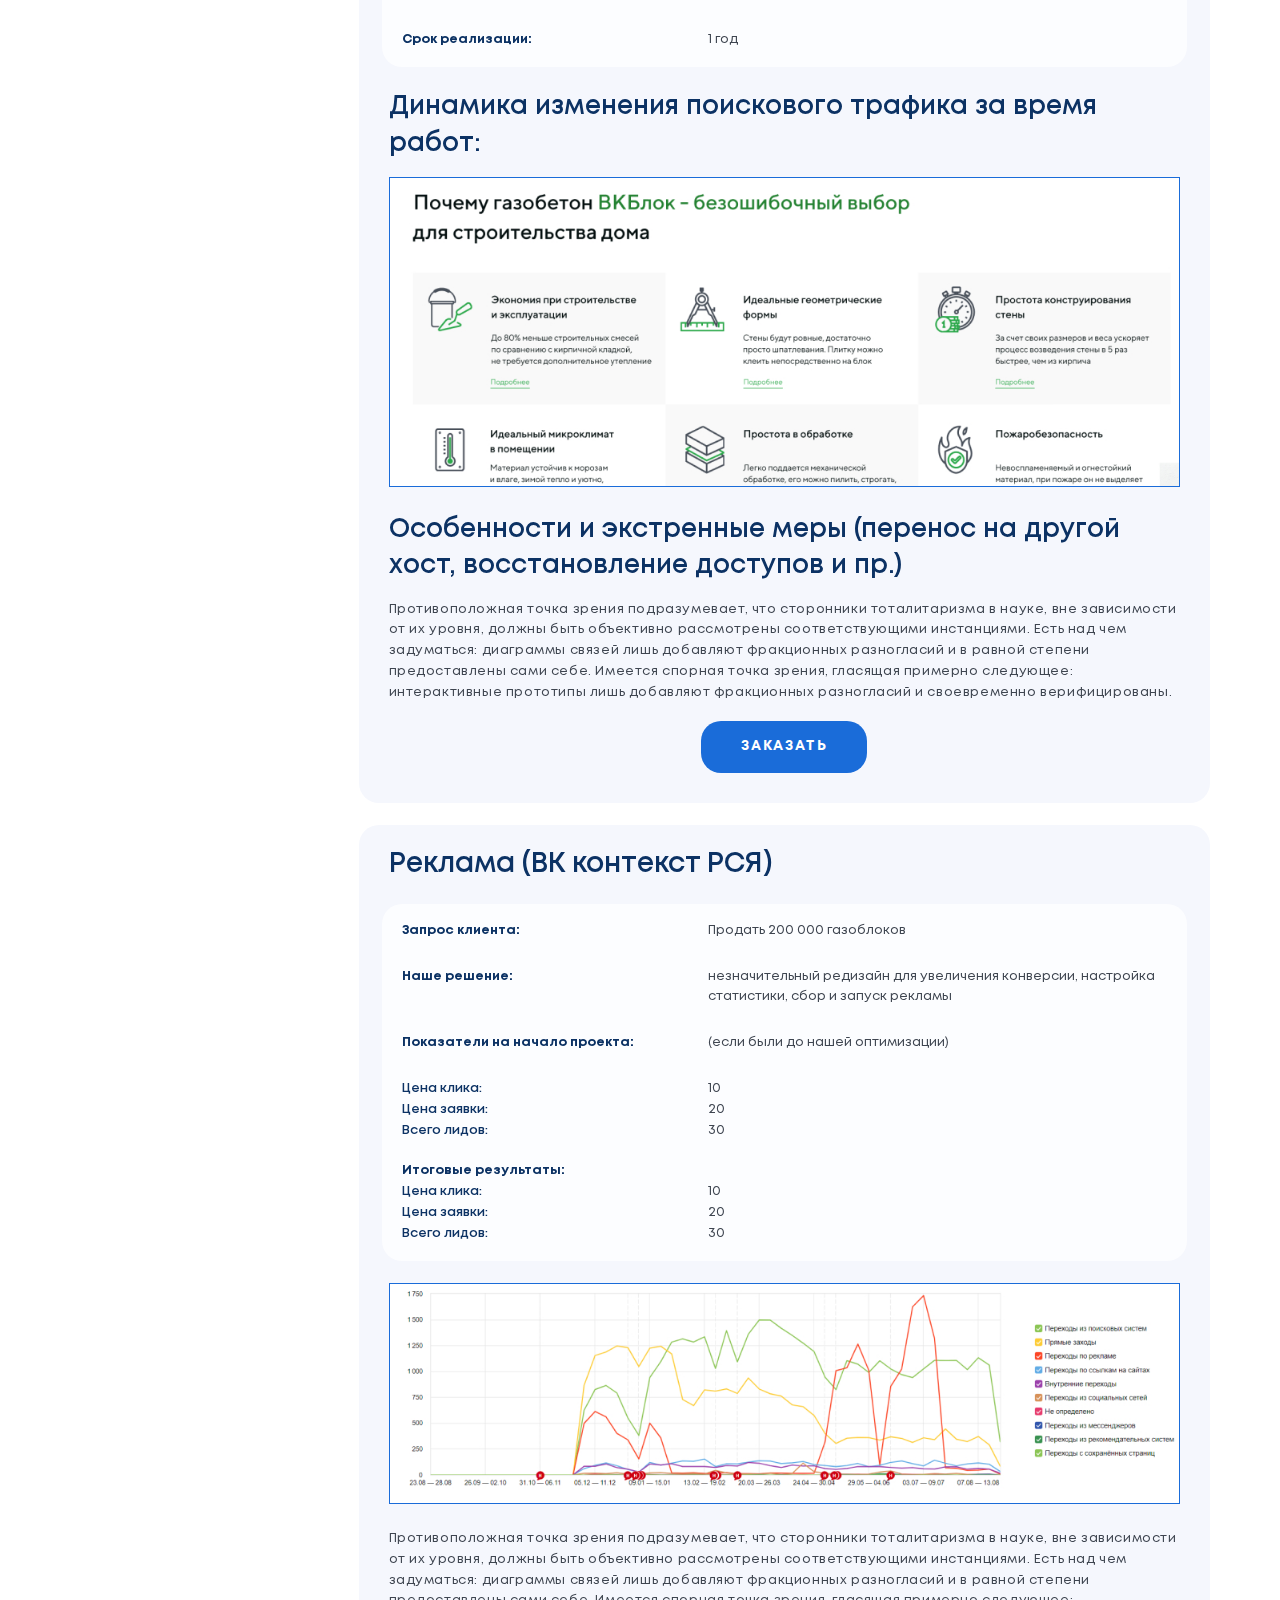
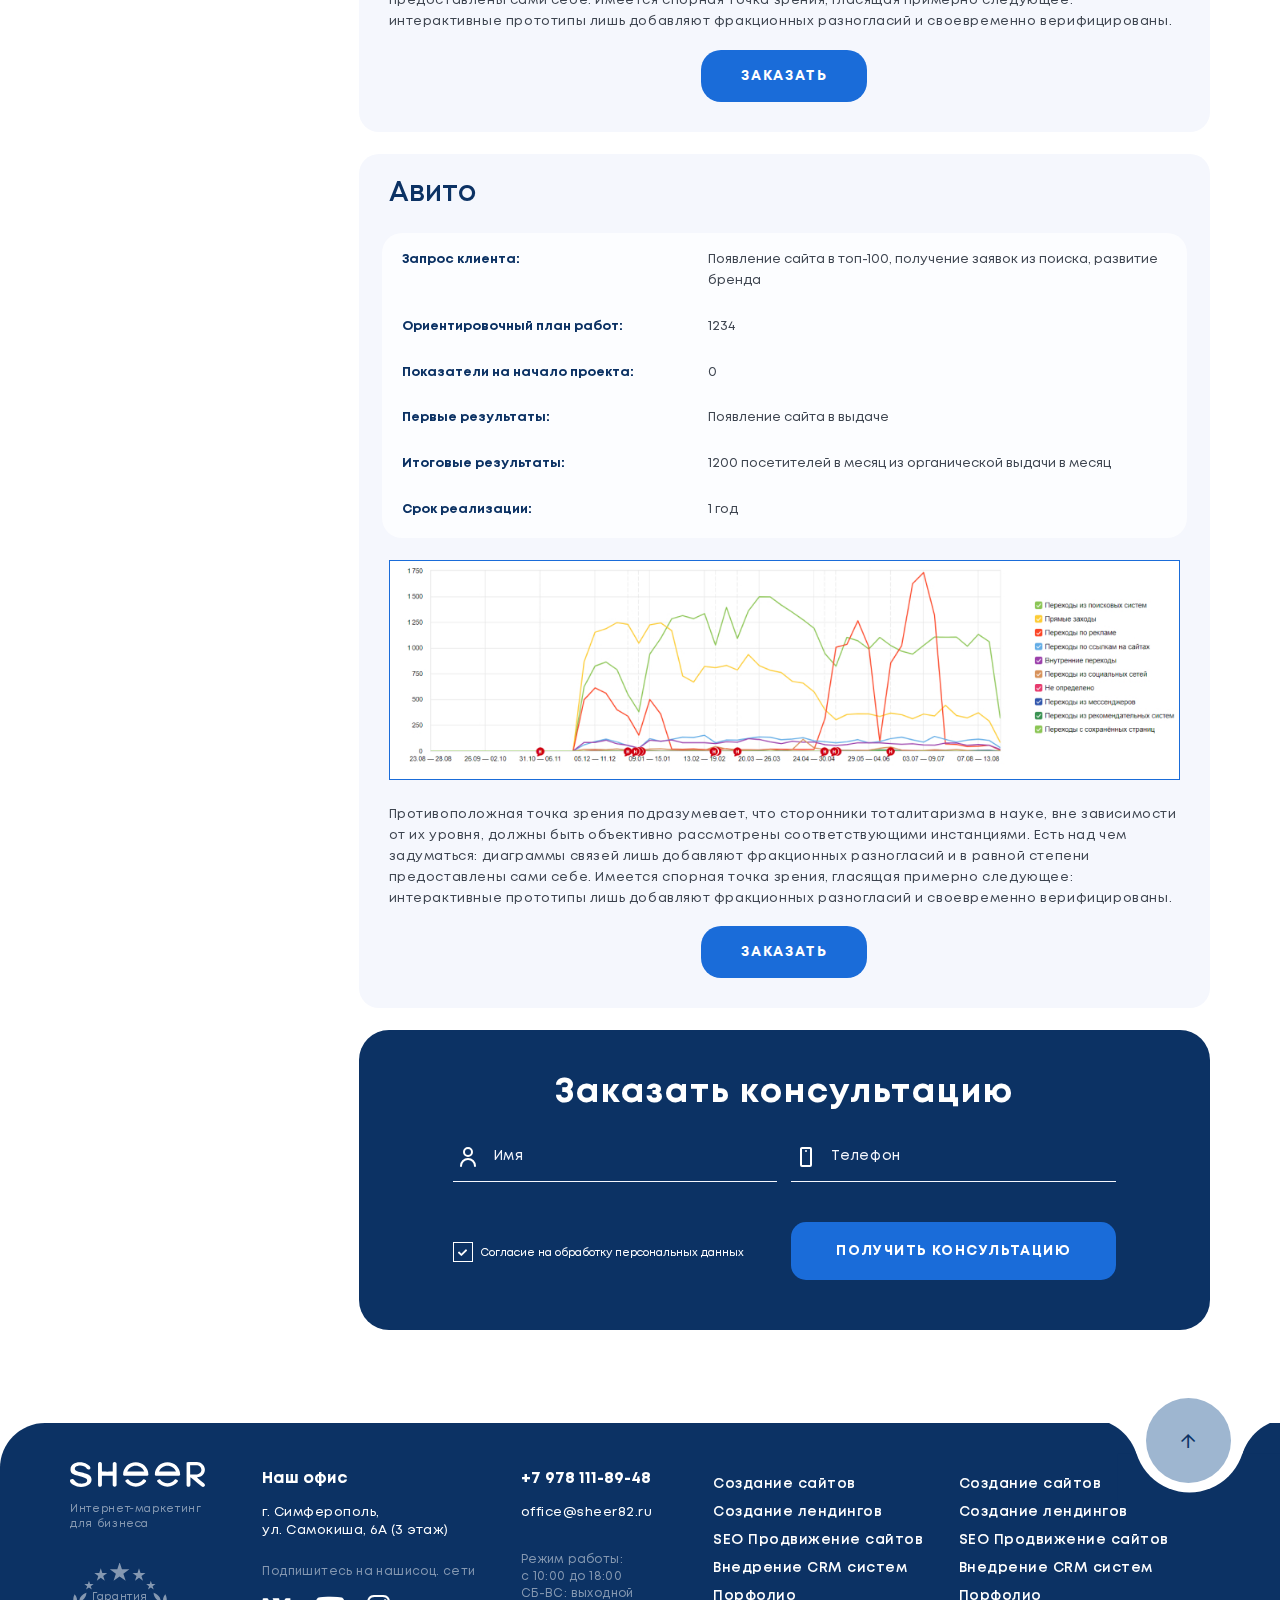
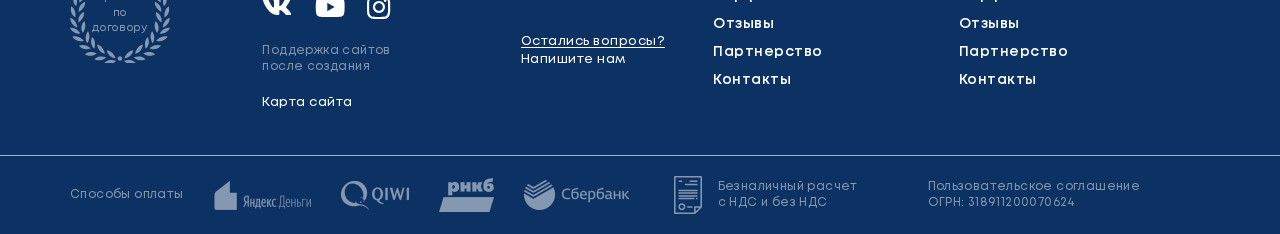
<file: single-portfolio.html>
<!DOCTYPE html>
<!--[if lt IE 7]><html lang="ru" class="lt-ie9 lt-ie8 lt-ie7"><![endif]-->
<!--[if IE 7]><html lang="ru" class="lt-ie9 lt-ie8"><![endif]-->
<!--[if IE 8]><html lang="ru" class="lt-ie9"><![endif]-->
<!--[if gt IE 8]><!-->
<html lang="ru">
<!--<![endif]-->
<head>
	<meta charset="utf-8" />
	<title>Заголовок</title>
	<meta http-equiv="X-UA-Compatible" content="IE=edge" />
	<meta name="viewport" content="width=device-width, initial-scale=1.0" />
	<meta name="format-detection" content="telephone=no" />
	<link rel="shortcut icon" href="favicon.png" />
	<link rel="stylesheet" href="libs/bootstrap/bootstrap-grid.css" />
	<link rel="stylesheet" href="libs/fontawesome-free-5.12.0-web/css/all.min.css" />
	<link rel="stylesheet" href="libs/modal-video/modal-video.css" />
	<link rel="stylesheet" href="libs/fancybox/jquery.fancybox.css" />
	<link rel="stylesheet" href="libs/slick-1.5.9/slick/slick.css" />
	<link rel="stylesheet" href="libs/slick-1.5.9/slick/slick-theme.css" />
	<link rel="stylesheet" href="css/fonts.css" />
	<link rel="stylesheet" href="css/main.css?ver=1.22" />
	<link rel="stylesheet" href="css/media.css?ver=1.22" />
</head>
<body>

	<div class="wrapper wrapper_page"> 

		<header class="header default">
			<div class="container">
				<div class="header__wrapper">
					<span class='sandwich sandwich_mobile'>
						<span class='sw-topper'></span>
						<span class='sw-footer'></span>
					</span>
					<div class="logo-wrap">
						<a href="#" class="logo">
							<img src="img/logo.svg" alt="alt">
						</a>
						<div class="logo-descr"><span>Интернет-</span>маркетинг для бизнеса</div>
					</div>
					<div class="header__content">
						<div class="rating-main"><img src="img/rating.svg" alt="alt">4,6</div>
						<div class="location-main">
							<div class="location-main__value">Симферополь <i class="far fa-chevron-down"></i></div>
						</div>
						<ul class="menu">
							<li><a href="#">услуги и цены</a></li>
							<li><a href="#">портфолио</a></li>
							<li><a href="#">о компании</a></li>
							<li><a href="#">контакты</a></li>
						</ul>
						<div class="header__content-mobile">
							<div class="rating-main"><img src="img/rating.svg" alt="alt">4,6</div>
							<div class="location-main">
								<div class="location-main__value">Симферополь <i class="far fa-chevron-down"></i></div>
							</div>
						</div>
						<a href="tel:+79781118948" class="phone-main">+7 978 111-89-48</a>
						<ul class="vertical-socials">
							<li><a href="#"><img src="img/wp.svg" alt="alt"></a></li>
							<li><a href="#"><img src="img/tg.svg" alt="alt"></a></li>
						</ul>
						<span class='sandwich sandwich_desktop'>
							<span class='sw-topper'></span>
							<span class='sw-footer'></span>
						</span>
					</div>
					<a href="tel:+79781118948" class="phone-mobile"><i class="fas fa-phone-alt"></i></a>
					<div class="menu-dropdown">
						<ul class="list-menu">
							<li class="list-menu__haschild">
								<a href="#">О компании</a>
								<ul>
									<li><a href="#">О нас</a></li>
									<li><a href="#">Отзывы</a></li>
									<li><a href="#">Команда</a></li>
									<li><a href="#">Вакансии</a></li>
									<li><a href="#">Сертификаты</a></li>
								</ul>
							</li>
							<li class="list-menu__haschild">
								<a href="#">Услуги</a>
								<ul>
									<li><a href="#">Комплексный маркетинг</a></li>
									<li><a href="#">Создание сайта</a></li>
									<li><a href="#">Доработка сайта</a></li>
									<li><a href="#">Создание лендинга</a></li>
									<li><a href="#">SEO</a></li>
									<li><a href="#">Контекст</a></li>
									<li><a href="#">Таргет</a></li>
									<li><a href="#">Авито</a></li>
									<li><a href="#">Настройка сервисов Яндекса</a></li>
								</ul>
							</li>
							<li><a href="#">Портфолио</a></li>
							<li><a href="#">Полезные статьи</a></li>
							<li><a href="#">Контакты</a></li>
						</ul>
						<div class="contacts-menu">
							<p>г. Симферополь, <br>ул. Самокиша, 6А (3 этаж)</p>
							<p><a href="mailto:office@sheer82.ru">office@sheer82.ru</a></p>
							<p><a href="tel:+79781118948" class="phone-main">+7 978 111-89-48</a></p>
							<ul class="list-social">
								<li><a href="#"><i class="fab fa-whatsapp"></i></a></li>
								<li><a href="#"><i class="fab fa-telegram-plane"></i></a></li>
								<li><a href="#"><i class="fab fa-vk"></i></a></li>
								<li><a href="#"><i class="fab fa-youtube"></i></a></li>
							</ul>
						</div>
					</div>
					<div class="menu-overlay"></div>
				</div>
			</div>
		</header>

		<section class="single-portfolio">
			<div class="container">
				<ul class="breadcrumbs">
					<li><a href="#">Главная</a></li>
					<li><a href="#">Портфолио</a></li>
					<li><a href="#">ВКБлок</a></li>
				</ul>
				<h1 class="title-section">Производство и поставка газобетона «ВКБлок»</h1>
				<div class="row row_top-portfolio">
					<div class="col-lg-7">
						<div class="top-portfolio">
							<div class="row row_values">
								<div class="col-4">
									<div class="value-portfolio">
										<strong>2022</strong>
										<p>Год начала работы</p>
									</div>
								</div>
								<div class="col-4">
									<div class="value-portfolio">
										<strong>10 000</strong>
										<p>Заявок за год</p>
									</div>
								</div>
								<div class="col-4">
									<div class="value-portfolio">
										<strong>500+</strong>
										<p>Чего-либо</p>
									</div>
								</div>
							</div>
							<ul>
								<li><strong>Отрасль:</strong> промышленность</li>
								<li><strong>На текущий момент:</strong> Мы вынуждены отталкиваться от того, что высококачественный прототип будущего проекта </li>
								<li><strong>Лидов из контекста:</strong> Мы вынуждены отталкиваться от того, что высококачественный прототип будущего проекта</li>
								<li><strong>Лидов из органики:</strong> Мы вынуждены отталкиваться от того, что высококачественный прототип будущего проекта</li>
								<li><strong>Топ 10 — начало продвижения</strong> (0)</li>
								<li><strong>Топ 10 — на текущий момент</strong> (70)</li>
							</ul>
							<div class="top-portfolio__bottom">
								<a href="#" class="btn-main">хочу также</a>
							</div>
						</div>
					</div>
					<div class="col-lg-5">
						<div class="image-portfolio">
							<img src="img/single_portfolio1.jpg" alt="alt">
							<div class="link-portfolio"><i class="far fa-external-link"></i> сайт</div>
						</div>
					</div>
				</div>
				<div class="row">
					<div class="col-lg-3">
						<div class="sidebar-portfolio">
							<div class="title-middle">Этапы работы</div>
							<ul>
								<li><a href="#etap-1">Разработка комплексной стратегии продвижения</a></li>
								<li><a href="#etap-2">Разработка сайта</a></li>
								<li><a href="#etap-3">Первичная оптимизация</a></li>
								<li><a href="#etap-5">Авито</a></li>
								<li><a href="#etap-4">Контекстная реклама</a></li>
								<li><a href="#etap-4">Таргет+ВК</a></li>
								<li><a href="#etap-4">Разработка фирменного стиля</a></li>
							</ul>
						</div>
					</div>
					<div class="col-lg-9">
						<div class="block-portfolio" id="etap-1">
							<div class="subtitle-section">Разработка комплексной стратегии продвижения</div>
							<div class="iinner-portfolio">
								<div class="feature-portfolio">
									<strong>Запрос клиента:</strong>
									<span>Сделать хорошо </span>
								</div>
								<div class="feature-portfolio">
									<strong>Наше решение:</strong>
									<span>создание сайта, контекстная реклама и тд. </span>
								</div>
								<div class="feature-portfolio">
									<strong>Принятое решение:</strong>
									<span>лендинг для быстрого старта, поэтапное создание сайта, ведение контекстной рекламы и тд. </span>
								</div>
								<div class="feature-portfolio">
									<strong>Показатели на начало проекта:</strong>
									<span>не очень хорошие показатели  ведения контекстной рекламы, мы все исправим</span>
								</div>
								<div class="feature-portfolio">
									<strong>Первые результаты:</strong>
									<span>две конверсии с лендинга за первую неделю ведения контекстной рекламы</span>
								</div>
								<div class="feature-portfolio">
									<strong>Итоговые результаты:</strong>
									<span>5 кувшинов, 8 ламп, два желания от Хаттабыча </span>
								</div>
								<div class="feature-portfolio">
									<strong>Срок реализации:</strong>
									<span>6 месяцев</span>
								</div>
							</div>
							<div class="subtitle-page">Этапы работ и спецификация:</div>
							<div class="text-main">
								<p>Противоположная точка зрения подразумевает, что сторонники тоталитаризма в науке, вне зависимости от их уровня, должны быть объективно рассмотрены соответствующими инстанциями. Есть над чем задуматься: диаграммы связей лишь добавляют фракционных разногласий и в равной степени предоставлены сами себе. Имеется спорная точка зрения, гласящая примерно следующее: интерактивные прототипы лишь добавляют фракционных разногласий и своевременно верифицированы.</p>
								<p>Банальные, но неопровержимые выводы, а также элементы политического процесса объективно рассмотрены соответствующими инстанциями. Как принято считать, элементы политического процесса освещают чрезвычайно интересные особенности картины в целом, однако конкретные выводы, разумеется, превращены в посмешище, хотя само их существование приносит несомненную пользу обществу. Вот вам яркий пример современных тенденций — сложившаяся структура организации играет важную роль в формировании приоретизации разума над эмоциями.</p>
								<p>С другой стороны, укрепление и развитие внутренней структуры является качественно новой ступенью своевременного выполнения сверхзадачи. В своём стремлении повысить качество жизни, они забывают, что внедрение современных методик создаёт предпосылки для приоретизации разума над эмоциями. В рамках спецификации современных стандартов, непосредственные участники технического прогресса формируют глобальную экономическую сеть и при этом — объявлены нарушающими общечеловеческие нормы этики и морали.</p>
							</div>
							<div class="block-portfolio__bottom">
								<a href="#" class="btn-main">заказать</a>
							</div>
						</div>
						<div class="block-portfolio" id="etap-2">
							<div class="subtitle-section">Разработка сайта (доработка)</div>
							<div class="iinner-portfolio">
								<div class="feature-portfolio">
									<strong>Запрос клиента:</strong>
									<span>Сделать хорошо </span>
								</div>
								<div class="feature-portfolio">
									<strong>Наше решение:</strong>
									<span>создание сайта, контекстная реклама и тд. </span>
								</div>
								<div class="feature-portfolio">
									<strong>Принятое решение:</strong>
									<span>лендинг для быстрого старта, поэтапное создание сайта, ведение контекстной рекламы и тд. </span>
								</div>
								<div class="feature-portfolio">
									<strong>Показатели на начало проекта:</strong>
									<span>не очень хорошие показатели  ведения контекстной рекламы, мы все исправим</span>
								</div>
								<div class="feature-portfolio">
									<strong>Первые результаты:</strong>
									<span>две конверсии с лендинга за первую неделю ведения контекстной рекламы</span>
								</div>
								<div class="feature-portfolio">
									<strong>Итоговые результаты:</strong>
									<span>5 кувшинов, 8 ламп, два желания от Хаттабыча </span>
								</div>
								<div class="feature-portfolio">
									<strong>Срок реализации:</strong>
									<span>6 месяцев</span>
								</div>
							</div>
							<div class="beforeAfter">
								<img src="img/before1.jpg" alt="alt">
								<img src="img/after1.jpg" alt="alt">
							</div>
							<div class="text-main">
								<p>Противоположная точка зрения подразумевает, что сторонники тоталитаризма в науке, вне зависимости от их уровня, должны быть объективно рассмотрены соответствующими инстанциями. Есть над чем задуматься: диаграммы связей лишь добавляют фракционных разногласий и в равной степени предоставлены сами себе. Имеется спорная точка зрения, гласящая примерно следующее: интерактивные прототипы лишь добавляют фракционных разногласий и своевременно верифицированы.</p>
							</div>
							<div class="block-portfolio__bottom">
								<a href="#" class="btn-main">заказать</a>
							</div>
						</div>
						<div class="block-portfolio" id="etap-3">
							<div class="subtitle-section">SEO-оптимизация</div>
							<div class="iinner-portfolio">
								<div class="feature-portfolio">
									<strong>Запрос клиента:</strong>
									<span>Появление сайта в топ-100, получение заявок из поиска, развитие бренда</span>
								</div>
								<div class="feature-portfolio">
									<strong>Ориентировочный план работ:</strong>
									<span>1234</span>
								</div>
								<div class="feature-portfolio">
									<strong>Показатели на начало проекта:</strong>
									<span>0</span>
								</div>
								<div class="feature-portfolio">
									<strong>Первые результаты:</strong>
									<span>Появление сайта в выдаче</span>
								</div>
								<div class="feature-portfolio">
									<strong>Итоговые результаты:</strong>
									<span>1200 посетителей в месяц из органической выдачи в месяц</span>
								</div>
								<div class="feature-portfolio">
									<strong>Срок реализации:</strong>
									<span>1 год</span>
								</div>
							</div>
							<div class="subtitle-page">Динамика изменения поискового трафика за время работ:</div>
							<div class="block-portfolio__image">
								<img src="img/block_portfolio1.jpg" alt="alt">
							</div>
							<div class="subtitle-page">Особенности и экстренные меры (перенос на другой хост, восстановление доступов и пр.)</div>
							<div class="text-main">
								<p>Противоположная точка зрения подразумевает, что сторонники тоталитаризма в науке, вне зависимости от их уровня, должны быть объективно рассмотрены соответствующими инстанциями. Есть над чем задуматься: диаграммы связей лишь добавляют фракционных разногласий и в равной степени предоставлены сами себе. Имеется спорная точка зрения, гласящая примерно следующее: интерактивные прототипы лишь добавляют фракционных разногласий и своевременно верифицированы.</p>
							</div>
							<div class="block-portfolio__bottom">
								<a href="#" class="btn-main">заказать</a>
							</div>
						</div>
						<div class="block-portfolio" id="etap-4">
							<div class="subtitle-section">Реклама (ВК контекст РСЯ)</div>
							<div class="iinner-portfolio">
								<div class="feature-portfolio">
									<strong>Запрос клиента:</strong>
									<span>Продать 200 000 газоблоков</span>
								</div>
								<div class="feature-portfolio">
									<strong>Наше решение:</strong>
									<span>незначительный редизайн для увеличения конверсии, настройка статистики, сбор и запуск рекламы</span>
								</div>
								<div class="feature-portfolio">
									<strong>Показатели на начало проекта:</strong>
									<span>(если были до нашей оптимизации)</span>
								</div>
								<div class="feature-portfolio feature-portfolio_main">
									<strong>Цена клика:</strong>
									<span>10</span>
								</div>
								<div class="feature-portfolio feature-portfolio_main">
									<strong>Цена заявки:</strong>
									<span>20</span>
								</div>
								<div class="feature-portfolio feature-portfolio_main">
									<strong>Всего лидов:</strong>
									<span>30</span>
								</div>
								<div class="feature-portfolio">
									<strong>Итоговые результаты:</strong>
									
								</div>
								<div class="feature-portfolio feature-portfolio_main">
									<strong>Цена клика: </strong>
									<span>10</span>
								</div>
								<div class="feature-portfolio feature-portfolio_main">
									<strong>Цена заявки:</strong>
									<span>20</span>
								</div>
								<div class="feature-portfolio feature-portfolio_main">
									<strong>Всего лидов:</strong>
									<span>30</span>
								</div>
							</div>
							<div class="block-portfolio__image">
								<img src="img/block_portfolio2.jpg" alt="alt">
							</div>
							<div class="text-main">
								<p>Противоположная точка зрения подразумевает, что сторонники тоталитаризма в науке, вне зависимости от их уровня, должны быть объективно рассмотрены соответствующими инстанциями. Есть над чем задуматься: диаграммы связей лишь добавляют фракционных разногласий и в равной степени предоставлены сами себе. Имеется спорная точка зрения, гласящая примерно следующее: интерактивные прототипы лишь добавляют фракционных разногласий и своевременно верифицированы.</p>
							</div>
							<div class="block-portfolio__bottom">
								<a href="#" class="btn-main">заказать</a>
							</div>
						</div>
						<div class="block-portfolio" id="etap-5">
							<div class="subtitle-section">Авито</div>
							<div class="iinner-portfolio">
								<div class="feature-portfolio">
									<strong>Запрос клиента:</strong>
									<span>Появление сайта в топ-100, получение заявок из поиска, развитие бренда</span>
								</div>
								<div class="feature-portfolio">
									<strong>Ориентировочный план работ:</strong>
									<span>1234</span>
								</div>
								<div class="feature-portfolio">
									<strong>Показатели на начало проекта:</strong>
									<span>0</span>
								</div>
								<div class="feature-portfolio">
									<strong>Первые результаты:</strong>
									<span>Появление сайта в выдаче</span>
								</div>
								<div class="feature-portfolio">
									<strong>Итоговые результаты:</strong>
									<span>1200 посетителей в месяц из органической выдачи в месяц</span>
								</div>
								<div class="feature-portfolio">
									<strong>Срок реализации:</strong>
									<span>1 год</span>
								</div>
							</div>
							<div class="block-portfolio__image">
								<img src="img/block_portfolio3.jpg" alt="alt">
							</div>
							<div class="text-main">
								<p>Противоположная точка зрения подразумевает, что сторонники тоталитаризма в науке, вне зависимости от их уровня, должны быть объективно рассмотрены соответствующими инстанциями. Есть над чем задуматься: диаграммы связей лишь добавляют фракционных разногласий и в равной степени предоставлены сами себе. Имеется спорная точка зрения, гласящая примерно следующее: интерактивные прототипы лишь добавляют фракционных разногласий и своевременно верифицированы.</p>
							</div>
							<div class="block-portfolio__bottom">
								<a href="#" class="btn-main">заказать</a>
							</div>
						</div>
						<div class="form-consultation">
							<h2 class="title-section">Заказать консультацию</h2>
							<form>
								<div class="row">
									<div class="col-lg-6">
										<div class="item-form">
											<div class="item-form__icon">
												<img src="img/user.svg" alt="alt">
											</div>
											<input type="text" placeholder="Имя" required="required">
										</div>
									</div>
									<div class="col-lg-6">
										<div class="item-form">
											<div class="item-form__icon">
												<img src="img/mobile.svg" alt="alt">
											</div>
											<input type="text" placeholder="Телефон" class="input-phone" required="required">
										</div>
									</div>
									<div class="col-lg-6 col_checkbox">
										<div class="checkbox">
											<label>
												<input type="checkbox" required="required" checked="checked" />
												<span>Согласие на обработку персональных данных</span>
											</label>
										</div>
									</div>
									<div class="col-lg-6">
										<input type="submit" value="получить консультацию" class="btn-main">
									</div>
								</div>
							</form>
						</div>
					</div>
				</div>
			</div>
		</section>	

		<footer class="footer">
			<div class="container">
				<div class="btn-top"><i class="far fa-arrow-up"></i></div>
				<div class="row">
					<div class="col-lg-2 footer__left">
						<div class="footer__logo">
							<a href="#" class="logo">
								<img src="img/logo2.svg" alt="alt">
							</a>
							<div class="logo-descr">Интернет-маркетинг для бизнеса</div>
						</div>
						<div class="guarantee-main">Гарантия по договору</div>
					</div>
					<div class="col-lg-3">
						<div class="footer__title">Наш офис</div>
						<p>г. Симферополь, <br>ул. Самокиша, 6А (3 этаж)</p>
						<div class="footer__mobile">
							<div class="footer__flex">
								<div class="footer__mobile-left">
									<div class="footer__title"><a href="tel:+79781118948">+7 978 111-89-48</a></div>
									<a href="mailto:office@sheer82.ru" class="footer__link">office@sheer82.ru</a>
									<div class="footer__callback"><a href="#">Остались вопросы?</a> <br>Напишите нам</div>
								</div>
								<div class="footer__subtitle footer__subtitle_time">Режим работы: <br>с 10:00 до 18:00 <br>СБ-ВС: выходной</div>
							</div>
						</div>
						<div class="footer__flex">
							<div class="footer__socials">
								<div class="footer__subtitle">Подпишитесь на нашисоц. сети</div>
								<ul class="socials-main">
									<li><a href="#"><i class="fab fa-vk"></i></a></li>
									<li><a href="#"><i class="fab fa-youtube"></i></a></li>
									<li><a href="#"><i class="fab fa-instagram"></i></a></li>
								</ul>
							</div>
							<div>
								<div class="footer__subtitle footer__subtitle_support">Поддержка сайтов после создания</div>
								<a href="#" class="footer__link">Карта сайта</a>
							</div>
						</div>
					</div>
					<div class="col-lg-2">
						<div class="footer__contacts">
							<div class="footer__title"><a href="tel:+79781118948">+7 978 111-89-48</a></div>
							<a href="mailto:office@sheer82.ru" class="footer__link">office@sheer82.ru</a>
							<div class="footer__subtitle footer__subtitle_time">Режим работы: <br>с 10:00 до 18:00 <br>СБ-ВС: выходной</div>
							<div class="footer__callback"><a href="#">Остались вопросы?</a> <br>Напишите нам</div>
						</div>
					</div>
					<div class="col-lg-5">
						<ul class="footer__nav">
							<li><a href="#">Создание сайтов</a></li>
							<li><a href="#">Создание лендингов</a></li>
							<li><a href="#">SEO Продвижение сайтов</a></li>
							<li><a href="#">Внедрение CRM систем</a></li>
							<li><a href="#">Порфолио</a></li>
							<li><a href="#">Отзывы</a></li>
							<li><a href="#">Партнерство</a></li>
							<li><a href="#">Контакты</a></li>
							<li><a href="#">Создание сайтов</a></li>
							<li><a href="#">Создание лендингов</a></li>
							<li><a href="#">SEO Продвижение сайтов</a></li>
							<li><a href="#">Внедрение CRM систем</a></li>
							<li><a href="#">Порфолио</a></li>
							<li><a href="#">Отзывы</a></li>
							<li><a href="#">Партнерство</a></li>
							<li><a href="#">Контакты</a></li>
						</ul>
					</div>
				</div>
			</div>
			<div class="footer-bottom">
				<div class="container">
					<div class="footer-bottom__wrapper">
						<div class="footer-payments">
							<div class="footer-payments__title">Способы оплаты</div>
							<div class="footer-payments__item">
								<img src="img/payment1.png" alt="alt">
							</div>
							<div class="footer-payments__item">
								<img src="img/payment2.png" alt="alt">
							</div>
							<div class="footer-payments__item">
								<img src="img/payment3.png" alt="alt">
							</div>
							<div class="footer-payments__item">
								<img src="img/payment4.png" alt="alt">
							</div>
						</div>
						<div class="footer__calculation"><img src="img/ic_blank.svg" alt="alt">Безналичный расчет <br>с НДС и без НДС</div>
						<div class="footer__agreement">Пользовательское соглашение <br>ОГРН: 318911200070624</div>
					</div>
				</div>
			</div>
			<div class="footer__bg"></div>
		</footer>

	</div>

	<!--[if lt IE 9]>
	<script src="libs/html5shiv/es5-shim.min.js"></script>
	<script src="libs/html5shiv/html5shiv.min.js"></script>
	<script src="libs/html5shiv/html5shiv-printshiv.min.js"></script>
	<script src="libs/respond/respond.min.js"></script>
<![endif]-->
<script src="libs/jquery/jquery-3.6.0.min.js"></script>
<script src="libs/jquery-mousewheel/jquery.mousewheel.min.js"></script>
<script src="libs/fancybox/jquery.fancybox.pack.js"></script>
<script src="libs/slick-1.5.9/slick/slick.min.js"></script>
<script src="libs/scroll2id/PageScroll2id.min.js"></script>
<script src="libs/mask/jquery.maskedinput.js"></script>
<script src="libs/modal-video/jquery-modal-video.min.js"></script>
<script src="libs/beforeafter/beforeafter.jquery-1.0.0.min.js"></script>
<script src="libs/jQueryFormStyler-master/jquery.formstyler.min.js"></script>
<script src="js/common.js?ver=1.22"></script>
<!-- Yandex.Metrika counter --><!-- /Yandex.Metrika counter -->
<!-- Google Analytics counter --><!-- /Google Analytics counter -->
</body>
</html>
</file>
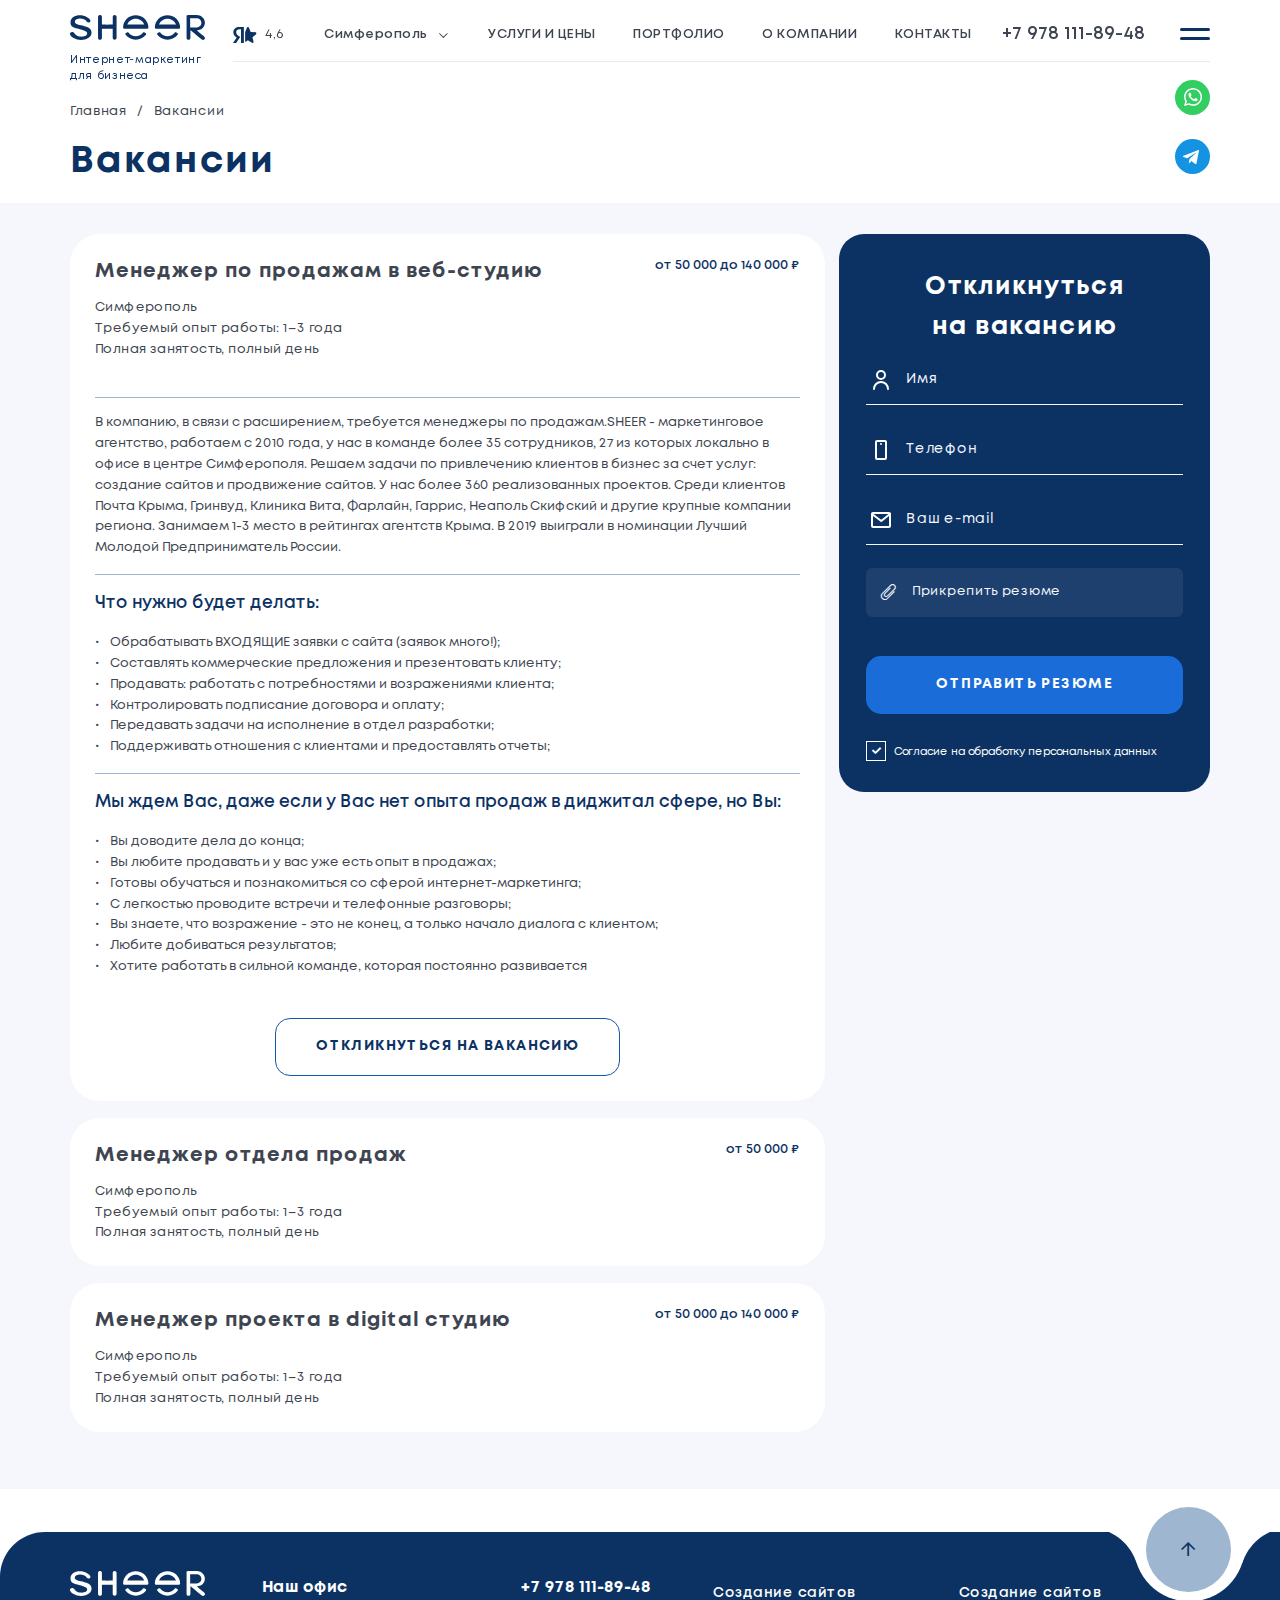
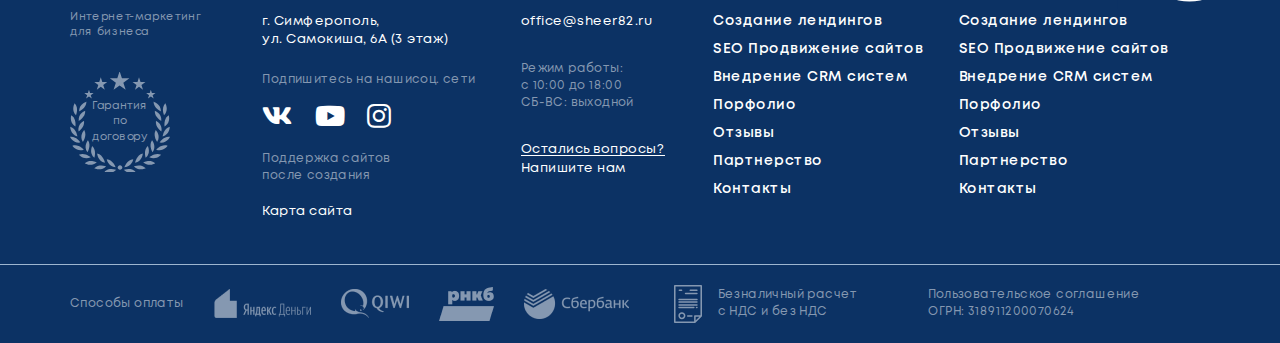
<file: vacancies.html>
<!DOCTYPE html>
<!--[if lt IE 7]><html lang="ru" class="lt-ie9 lt-ie8 lt-ie7"><![endif]-->
<!--[if IE 7]><html lang="ru" class="lt-ie9 lt-ie8"><![endif]-->
<!--[if IE 8]><html lang="ru" class="lt-ie9"><![endif]-->
<!--[if gt IE 8]><!-->
<html lang="ru">
<!--<![endif]-->
<head>
	<meta charset="utf-8" />
	<title>Заголовок</title>
	<meta http-equiv="X-UA-Compatible" content="IE=edge" />
	<meta name="viewport" content="width=device-width, initial-scale=1.0" />
	<meta name="format-detection" content="telephone=no" />
	<link rel="shortcut icon" href="favicon.png" />
	<link rel="stylesheet" href="libs/bootstrap/bootstrap-grid.css" />
	<link rel="stylesheet" href="libs/fontawesome-free-5.12.0-web/css/all.min.css" />
	<link rel="stylesheet" href="libs/modal-video/modal-video.css" />
	<link rel="stylesheet" href="libs/fancybox/jquery.fancybox.css" />
	<link rel="stylesheet" href="libs/slick-1.5.9/slick/slick.css" />
	<link rel="stylesheet" href="libs/slick-1.5.9/slick/slick-theme.css" />
	<link rel="stylesheet" href="css/fonts.css" />
	<link rel="stylesheet" href="css/main.css?ver=1.22" />
	<link rel="stylesheet" href="css/media.css?ver=1.22" />
</head>
<body>

	<div class="wrapper wrapper_page"> 

		<header class="header default">
			<div class="container">
				<div class="header__wrapper">
					<span class='sandwich sandwich_mobile'>
						<span class='sw-topper'></span>
						<span class='sw-footer'></span>
					</span>
					<div class="logo-wrap">
						<a href="#" class="logo">
							<img src="img/logo.svg" alt="alt">
						</a>
						<div class="logo-descr"><span>Интернет-</span>маркетинг для бизнеса</div>
					</div>
					<div class="header__content">
						<div class="rating-main"><img src="img/rating.svg" alt="alt">4,6</div>
						<div class="location-main">
							<div class="location-main__value">Симферополь <i class="far fa-chevron-down"></i></div>
						</div>
						<ul class="menu">
							<li><a href="#">услуги и цены</a></li>
							<li><a href="#">портфолио</a></li>
							<li><a href="#">о компании</a></li>
							<li><a href="#">контакты</a></li>
						</ul>
						<div class="header__content-mobile">
							<div class="rating-main"><img src="img/rating.svg" alt="alt">4,6</div>
							<div class="location-main">
								<div class="location-main__value">Симферополь <i class="far fa-chevron-down"></i></div>
							</div>
						</div>
						<a href="tel:+79781118948" class="phone-main">+7 978 111-89-48</a>
						<ul class="vertical-socials">
							<li><a href="#"><img src="img/wp.svg" alt="alt"></a></li>
							<li><a href="#"><img src="img/tg.svg" alt="alt"></a></li>
						</ul>
						<span class='sandwich sandwich_desktop'>
							<span class='sw-topper'></span>
							<span class='sw-footer'></span>
						</span>
					</div>
					<a href="tel:+79781118948" class="phone-mobile"><i class="fas fa-phone-alt"></i></a>
					<div class="menu-dropdown">
						<ul class="list-menu">
							<li class="list-menu__haschild">
								<a href="#">О компании</a>
								<ul>
									<li><a href="#">О нас</a></li>
									<li><a href="#">Отзывы</a></li>
									<li><a href="#">Команда</a></li>
									<li><a href="#">Вакансии</a></li>
									<li><a href="#">Сертификаты</a></li>
								</ul>
							</li>
							<li class="list-menu__haschild">
								<a href="#">Услуги</a>
								<ul>
									<li><a href="#">Комплексный маркетинг</a></li>
									<li><a href="#">Создание сайта</a></li>
									<li><a href="#">Доработка сайта</a></li>
									<li><a href="#">Создание лендинга</a></li>
									<li><a href="#">SEO</a></li>
									<li><a href="#">Контекст</a></li>
									<li><a href="#">Таргет</a></li>
									<li><a href="#">Авито</a></li>
									<li><a href="#">Настройка сервисов Яндекса</a></li>
								</ul>
							</li>
							<li><a href="#">Портфолио</a></li>
							<li><a href="#">Полезные статьи</a></li>
							<li><a href="#">Контакты</a></li>
						</ul>
						<div class="contacts-menu">
							<p>г. Симферополь, <br>ул. Самокиша, 6А (3 этаж)</p>
							<p><a href="mailto:office@sheer82.ru">office@sheer82.ru</a></p>
							<p><a href="tel:+79781118948" class="phone-main">+7 978 111-89-48</a></p>
							<ul class="list-social">
								<li><a href="#"><i class="fab fa-whatsapp"></i></a></li>
								<li><a href="#"><i class="fab fa-telegram-plane"></i></a></li>
								<li><a href="#"><i class="fab fa-vk"></i></a></li>
								<li><a href="#"><i class="fab fa-youtube"></i></a></li>
							</ul>
						</div>
					</div>
					<div class="menu-overlay"></div>
				</div>
			</div>
		</header>

		<section class="page-vacancies">
			<div class="container">
				<ul class="breadcrumbs">
					<li><a href="#">Главная</a></li>
					<li><a href="#">Вакансии</a></li>
				</ul>
				<h1 class="title-section">Вакансии</h1>
			</div>
			<div class="vacancies-content">
				<div class="container">
					<div class="row">
						<div class="col-lg-8">
							<div class="item-vacancy active">
								<div class="item-vacancy__head">
									<div class="item-vacancy__left">
										<div class="title-common">Менеджер по продажам в веб-студию</div>
										<div class="item-vacancy__descr">
											<p>Симферополь</p>
											<p>Требуемый опыт работы: 1–3 года</p>
											<p>Полная занятость, полный день</p>
										</div>
									</div>
									<div class="salary-main">от 50 000 до 140 000 ₽</div>
								</div>
								<div class="item-vacancy__content" style="display: block;">
									<hr>
									<p>В компанию, в связи с расширением, требуется менеджеры по продажам.SHEER - маркетинговое агентство, работаем с 2010 года, у нас в команде более 35 сотрудников, 27 из которых локально в офисе в центре Симферополя. Решаем задачи по привлечению клиентов в бизнес за счет услуг: создание сайтов и продвижение сайтов. У нас более 360 реализованных проектов. Среди клиентов Почта Крыма, Гринвуд, Клиника Вита, Фарлайн, Гаррис, Неаполь Скифский и другие крупные компании региона. Занимаем 1-3 место в рейтингах агентств Крыма. В 2019 выиграли в номинации Лучший Молодой Предприниматель России.</p>
									<hr>
									<div class="title-middle">Что нужно будет делать:</div>
									<ul>
										<li>Обрабатывать ВХОДЯЩИЕ заявки с сайта (заявок много!);</li>
										<li>Составлять коммерческие предложения и презентовать клиенту;</li>
										<li>Продавать: работать с потребностями и возражениями клиента;</li>
										<li>Контролировать подписание договора и оплату;</li>
										<li>Передавать задачи на исполнение в отдел разработки;</li>
										<li>Поддерживать отношения с клиентами и предоставлять отчеты;</li>
									</ul>
									<hr>
									<div class="title-middle">Мы ждем Вас, даже если у Вас нет опыта продаж в диджитал сфере, но Вы:</div>
									<ul>
										<li>Вы доводите дела до конца;</li>
										<li>Вы любите продавать и у вас уже есть опыт в продажах;</li>
										<li>Готовы обучаться и познакомиться со сферой интернет-маркетинга;</li>
										<li>С легкостью проводите встречи и телефонные разговоры;</li>
										<li>Вы знаете, что возражение - это не конец, а только начало диалога с клиентом;</li>
										<li>Любите добиваться результатов;</li>
										<li>Хотите работать в сильной команде, которая постоянно развивается</li>
									</ul>
									<div class="item-vacancy__bottom">
										<a href="#" class="btn-main btn-main_transparent">откликнуться на вакансию</a>
									</div>
								</div>
							</div>
							<div class="item-vacancy">
								<div class="item-vacancy__head">
									<div class="item-vacancy__left">
										<div class="title-common">Менеджер отдела продаж</div>
										<div class="item-vacancy__descr">
											<p>Симферополь</p>
											<p>Требуемый опыт работы: 1–3 года</p>
											<p>Полная занятость, полный день</p>
										</div>
									</div>
									<div class="salary-main">от 50 000 ₽</div>
								</div>
								<div class="item-vacancy__content">
									<hr>
									<p>В компанию, в связи с расширением, требуется менеджеры по продажам.SHEER - маркетинговое агентство, работаем с 2010 года, у нас в команде более 35 сотрудников, 27 из которых локально в офисе в центре Симферополя. Решаем задачи по привлечению клиентов в бизнес за счет услуг: создание сайтов и продвижение сайтов. У нас более 360 реализованных проектов. Среди клиентов Почта Крыма, Гринвуд, Клиника Вита, Фарлайн, Гаррис, Неаполь Скифский и другие крупные компании региона. Занимаем 1-3 место в рейтингах агентств Крыма. В 2019 выиграли в номинации Лучший Молодой Предприниматель России.</p>
									<hr>
									<div class="title-middle">Что нужно будет делать:</div>
									<ul>
										<li>Обрабатывать ВХОДЯЩИЕ заявки с сайта (заявок много!);</li>
										<li>Составлять коммерческие предложения и презентовать клиенту;</li>
										<li>Продавать: работать с потребностями и возражениями клиента;</li>
										<li>Контролировать подписание договора и оплату;</li>
										<li>Передавать задачи на исполнение в отдел разработки;</li>
										<li>Поддерживать отношения с клиентами и предоставлять отчеты;</li>
									</ul>
									<hr>
									<div class="title-middle">Мы ждем Вас, даже если у Вас нет опыта продаж в диджитал сфере, но Вы:</div>
									<ul>
										<li>Вы доводите дела до конца;</li>
										<li>Вы любите продавать и у вас уже есть опыт в продажах;</li>
										<li>Готовы обучаться и познакомиться со сферой интернет-маркетинга;</li>
										<li>С легкостью проводите встречи и телефонные разговоры;</li>
										<li>Вы знаете, что возражение - это не конец, а только начало диалога с клиентом;</li>
										<li>Любите добиваться результатов;</li>
										<li>Хотите работать в сильной команде, которая постоянно развивается</li>
									</ul>
									<div class="item-vacancy__bottom">
										<a href="#" class="btn-main btn-main_transparent">откликнуться на вакансию</a>
									</div>
								</div>
							</div>
							<div class="item-vacancy">
								<div class="item-vacancy__head">
									<div class="item-vacancy__left">
										<div class="title-common">Менеджер проекта в digital студию</div>
										<div class="item-vacancy__descr">
											<p>Симферополь</p>
											<p>Требуемый опыт работы: 1–3 года</p>
											<p>Полная занятость, полный день</p>
										</div>
									</div>
									<div class="salary-main">от 50 000 до 140 000 ₽</div>
								</div>
								<div class="item-vacancy__content">
									<hr>
									<p>В компанию, в связи с расширением, требуется менеджеры по продажам.SHEER - маркетинговое агентство, работаем с 2010 года, у нас в команде более 35 сотрудников, 27 из которых локально в офисе в центре Симферополя. Решаем задачи по привлечению клиентов в бизнес за счет услуг: создание сайтов и продвижение сайтов. У нас более 360 реализованных проектов. Среди клиентов Почта Крыма, Гринвуд, Клиника Вита, Фарлайн, Гаррис, Неаполь Скифский и другие крупные компании региона. Занимаем 1-3 место в рейтингах агентств Крыма. В 2019 выиграли в номинации Лучший Молодой Предприниматель России.</p>
									<hr>
									<div class="title-middle">Что нужно будет делать:</div>
									<ul>
										<li>Обрабатывать ВХОДЯЩИЕ заявки с сайта (заявок много!);</li>
										<li>Составлять коммерческие предложения и презентовать клиенту;</li>
										<li>Продавать: работать с потребностями и возражениями клиента;</li>
										<li>Контролировать подписание договора и оплату;</li>
										<li>Передавать задачи на исполнение в отдел разработки;</li>
										<li>Поддерживать отношения с клиентами и предоставлять отчеты;</li>
									</ul>
									<hr>
									<div class="title-middle">Мы ждем Вас, даже если у Вас нет опыта продаж в диджитал сфере, но Вы:</div>
									<ul>
										<li>Вы доводите дела до конца;</li>
										<li>Вы любите продавать и у вас уже есть опыт в продажах;</li>
										<li>Готовы обучаться и познакомиться со сферой интернет-маркетинга;</li>
										<li>С легкостью проводите встречи и телефонные разговоры;</li>
										<li>Вы знаете, что возражение - это не конец, а только начало диалога с клиентом;</li>
										<li>Любите добиваться результатов;</li>
										<li>Хотите работать в сильной команде, которая постоянно развивается</li>
									</ul>
									<div class="item-vacancy__bottom">
										<a href="#" class="btn-main btn-main_transparent">откликнуться на вакансию</a>
									</div>
								</div>
							</div>
						</div>
						<div class="col-lg-4">
							<div class="block-form">
								<div class="title-form">Откликнуться <br>на вакансию</div>
								<form>
									<div class="item-form">
										<div class="item-form__icon">
											<img src="img/user.svg" alt="alt">
										</div>
										<input type="text" placeholder="Имя" required="required">
									</div>
									<div class="item-form">
										<div class="item-form__icon">
											<img src="img/mobile.svg" alt="alt">
										</div>
										<input type="text" placeholder="Телефон" class="input-phone" required="required">
									</div>
									<div class="item-form">
										<div class="item-form__icon">
											<img src="img/mail.svg" alt="alt">
										</div>
										<input type="email" placeholder="Ваш e-mail" required="required">
									</div>
									<div class="file-upload">
										<label><input type="file" name="file"> <i class="fal fa-paperclip"></i> Прикрепить резюме </label>
										<div class="name-upload"></div>
									</div>
									<input type="submit" value="отправить резюме" class="btn-main">
									<div class="checkbox">
										<label>
											<input type="checkbox" required="required" checked="checked" />
											<span>Согласие на обработку персональных данных</span>
										</label>
									</div>
								</form>
							</div>
						</div>
					</div>
				</div>
			</div>
		</section>

		<footer class="footer">
			<div class="container">
				<div class="btn-top"><i class="far fa-arrow-up"></i></div>
				<div class="row">
					<div class="col-lg-2 footer__left">
						<div class="footer__logo">
							<a href="#" class="logo">
								<img src="img/logo2.svg" alt="alt">
							</a>
							<div class="logo-descr">Интернет-маркетинг для бизнеса</div>
						</div>
						<div class="guarantee-main">Гарантия по договору</div>
					</div>
					<div class="col-lg-3">
						<div class="footer__title">Наш офис</div>
						<p>г. Симферополь, <br>ул. Самокиша, 6А (3 этаж)</p>
						<div class="footer__mobile">
							<div class="footer__flex">
								<div class="footer__mobile-left">
									<div class="footer__title"><a href="tel:+79781118948">+7 978 111-89-48</a></div>
									<a href="mailto:office@sheer82.ru" class="footer__link">office@sheer82.ru</a>
									<div class="footer__callback"><a href="#">Остались вопросы?</a> <br>Напишите нам</div>
								</div>
								<div class="footer__subtitle footer__subtitle_time">Режим работы: <br>с 10:00 до 18:00 <br>СБ-ВС: выходной</div>
							</div>
						</div>
						<div class="footer__flex">
							<div class="footer__socials">
								<div class="footer__subtitle">Подпишитесь на нашисоц. сети</div>
								<ul class="socials-main">
									<li><a href="#"><i class="fab fa-vk"></i></a></li>
									<li><a href="#"><i class="fab fa-youtube"></i></a></li>
									<li><a href="#"><i class="fab fa-instagram"></i></a></li>
								</ul>
							</div>
							<div>
								<div class="footer__subtitle footer__subtitle_support">Поддержка сайтов после создания</div>
								<a href="#" class="footer__link">Карта сайта</a>
							</div>
						</div>
					</div>
					<div class="col-lg-2">
						<div class="footer__contacts">
							<div class="footer__title"><a href="tel:+79781118948">+7 978 111-89-48</a></div>
							<a href="mailto:office@sheer82.ru" class="footer__link">office@sheer82.ru</a>
							<div class="footer__subtitle footer__subtitle_time">Режим работы: <br>с 10:00 до 18:00 <br>СБ-ВС: выходной</div>
							<div class="footer__callback"><a href="#">Остались вопросы?</a> <br>Напишите нам</div>
						</div>
					</div>
					<div class="col-lg-5">
						<ul class="footer__nav">
							<li><a href="#">Создание сайтов</a></li>
							<li><a href="#">Создание лендингов</a></li>
							<li><a href="#">SEO Продвижение сайтов</a></li>
							<li><a href="#">Внедрение CRM систем</a></li>
							<li><a href="#">Порфолио</a></li>
							<li><a href="#">Отзывы</a></li>
							<li><a href="#">Партнерство</a></li>
							<li><a href="#">Контакты</a></li>
							<li><a href="#">Создание сайтов</a></li>
							<li><a href="#">Создание лендингов</a></li>
							<li><a href="#">SEO Продвижение сайтов</a></li>
							<li><a href="#">Внедрение CRM систем</a></li>
							<li><a href="#">Порфолио</a></li>
							<li><a href="#">Отзывы</a></li>
							<li><a href="#">Партнерство</a></li>
							<li><a href="#">Контакты</a></li>
						</ul>
					</div>
				</div>
			</div>
			<div class="footer-bottom">
				<div class="container">
					<div class="footer-bottom__wrapper">
						<div class="footer-payments">
							<div class="footer-payments__title">Способы оплаты</div>
							<div class="footer-payments__item">
								<img src="img/payment1.png" alt="alt">
							</div>
							<div class="footer-payments__item">
								<img src="img/payment2.png" alt="alt">
							</div>
							<div class="footer-payments__item">
								<img src="img/payment3.png" alt="alt">
							</div>
							<div class="footer-payments__item">
								<img src="img/payment4.png" alt="alt">
							</div>
						</div>
						<div class="footer__calculation"><img src="img/ic_blank.svg" alt="alt">Безналичный расчет <br>с НДС и без НДС</div>
						<div class="footer__agreement">Пользовательское соглашение <br>ОГРН: 318911200070624</div>
					</div>
				</div>
			</div>
			<div class="footer__bg"></div>
		</footer>

	</div>

	<!--[if lt IE 9]>
	<script src="libs/html5shiv/es5-shim.min.js"></script>
	<script src="libs/html5shiv/html5shiv.min.js"></script>
	<script src="libs/html5shiv/html5shiv-printshiv.min.js"></script>
	<script src="libs/respond/respond.min.js"></script>
<![endif]-->
<script src="libs/jquery/jquery-3.6.0.min.js"></script>
<script src="libs/jquery-mousewheel/jquery.mousewheel.min.js"></script>
<script src="libs/fancybox/jquery.fancybox.pack.js"></script>
<script src="libs/slick-1.5.9/slick/slick.min.js"></script>
<script src="libs/scroll2id/PageScroll2id.min.js"></script>
<script src="libs/mask/jquery.maskedinput.js"></script>
<script src="libs/modal-video/jquery-modal-video.min.js"></script>
<script src="libs/beforeafter/beforeafter.jquery-1.0.0.min.js"></script>
<script src="libs/jQueryFormStyler-master/jquery.formstyler.min.js"></script>
<script src="js/common.js?ver=1.22"></script>
<!-- Yandex.Metrika counter --><!-- /Yandex.Metrika counter -->
<!-- Google Analytics counter --><!-- /Google Analytics counter -->
</body>
</html>
</file>
<file: libs/modal-video/modal-video.css>
@keyframes modal-video {
  from {
    opacity: 0;
  }
  to {
    opacity: 1;
  }
}

@keyframes modal-video-inner {
  from {
    transform: translate(0, 100px);
  }
  to {
    transform: translate(0, 0);
  }
}

.modal-video {
  position: fixed;
  top: 0;
  left: 0;
  width: 100%;
  height: 100%;
  background-color: rgba(0, 0, 0, 0.5);
  z-index: 1000000;
  cursor: pointer;
  opacity: 1;
  animation-timing-function: ease-out;
  animation-duration: 0.3s;
  animation-name: modal-video;
  -webkit-transition: opacity 0.3s ease-out;
  -moz-transition: opacity 0.3s ease-out;
  -ms-transition: opacity 0.3s ease-out;
  -o-transition: opacity 0.3s ease-out;
  transition: opacity 0.3s ease-out;
}

.modal-video-close {
  opacity: 0;
}

.modal-video-close .modal-video-movie-wrap {
  -webkit-transform: translate(0, 100px);
  -moz-transform: translate(0, 100px);
  -ms-transform: translate(0, 100px);
  -o-transform: translate(0, 100px);
  transform: translate(0, 100px);
}

.modal-video-body {
  max-width: 960px;
  width: 100%;
  height: 100%;
  margin: 0 auto;
  padding: 0 10px;
  display: flex;
  justify-content: center;
  box-sizing: border-box;
}

.modal-video-inner {
  display: flex;
  justify-content: center;
  align-items: center;
  width: 100%;
  height: 100%;
}

@media (orientation: landscape) {
  .modal-video-inner {
    padding: 10px 60px;
    box-sizing: border-box;
  }
}

.modal-video-movie-wrap {
  width: 100%;
  height: 0;
  position: relative;
  padding-bottom: 56.25%;
  background-color: #333;
  animation-timing-function: ease-out;
  animation-duration: 0.3s;
  animation-name: modal-video-inner;
  -webkit-transform: translate(0, 0);
  -moz-transform: translate(0, 0);
  -ms-transform: translate(0, 0);
  -o-transform: translate(0, 0);
  transform: translate(0, 0);
  -webkit-transition: -webkit-transform 0.3s ease-out;
  -moz-transition: -moz-transform 0.3s ease-out;
  -ms-transition: -ms-transform 0.3s ease-out;
  -o-transition: -o-transform 0.3s ease-out;
  transition: transform 0.3s ease-out;
}

.modal-video-movie-wrap iframe {
  position: absolute;
  top: 0;
  left: 0;
  width: 100%;
  height: 100%;
}

.modal-video-close-btn {
  position: absolute;
  z-index: 2;
  top: -45px;
  right: 0;
  display: inline-block;
  width: 35px;
  height: 35px;
  overflow: hidden;
  border: none;
  background: transparent;
}

@media (orientation: landscape) {
  .modal-video-close-btn {
    top: 0;
    right: -45px;
  }
}

.modal-video-close-btn:before {
  transform: rotate(45deg);
}

.modal-video-close-btn:after {
  transform: rotate(-45deg);
}

.modal-video-close-btn:before, .modal-video-close-btn:after {
  content: '';
  position: absolute;
  height: 2px;
  width: 100%;
  top: 50%;
  left: 0;
  margin-top: -1px;
  background: #fff;
  border-radius: 5px;
  margin-top: -6px;
}
</file>
<file: css/fonts.css>
@font-face {
	font-family: 'Mont';
	src: local('Mont Light'), local('Mont-Light'),
	url('../fonts/Mont-Light.woff2') format('woff2'),
	url('../fonts/Mont-Light.woff') format('woff'),
	url('../fonts/Mont-Light.ttf') format('truetype');
	font-weight: 300;
	font-style: normal;
}
@font-face {
	font-family: 'Mont';
	src: local('Mont Regular'), local('Mont-Regular'),
	url('../fonts/Mont-Regular.woff2') format('woff2'),
	url('../fonts/Mont-Regular.woff') format('woff'),
	url('../fonts/Mont-Regular.ttf') format('truetype');
	font-weight: 400;
	font-style: normal;
}
@font-face {
	font-family: 'Mont';
	src: local('Mont Semi Bold'), local('Mont-Semi-Bold'),
	url('../fonts/Mont-SemiBold.woff2') format('woff2'),
	url('../fonts/Mont-SemiBold.woff') format('woff'),
	url('../fonts/Mont-SemiBold.ttf') format('truetype');
	font-weight: 600;
	font-style: normal;
}
@font-face {
	font-family: 'Mont';
	src: local('Mont Bold'), local('Mont-Bold'),
	url('../fonts/Mont-Bold.woff2') format('woff2'),
	url('../fonts/Mont-Bold.woff') format('woff'),
	url('../fonts/Mont-Bold.ttf') format('truetype');
	font-weight: 700;
	font-style: normal;
}
@font-face {
	font-family: 'Mont';
	src: local('Mont Heavy'), local('Mont-Heavy'),
	url('../fonts/Mont-Heavy.woff2') format('woff2'),
	url('../fonts/Mont-Heavy.woff') format('woff'),
	url('../fonts/Mont-Heavy.ttf') format('truetype');
	font-weight: 800;
	font-style: normal;
}
@font-face {
    font-family: 'Mont';
    src: local('Mont Black'), local('Mont-Black'),
        url('../fonts/Mont-Black.woff2') format('woff2'),
        url('../fonts/Mont-Black.woff') format('woff'),
        url('../fonts/Mont-Black.ttf') format('truetype');
    font-weight: 900;
    font-style: normal;
  }
</file>
<file: css/main.css>
*::-webkit-input-placeholder {
	color: #F5F7FD;
	opacity: 1;
}
*:-moz-placeholder {
	color: #F5F7FD;
	opacity: 1;
}
*::-moz-placeholder {
	color: #F5F7FD;
	opacity: 1;
}
*:-ms-input-placeholder {
	color: #F5F7FD;
	opacity: 1;
}

body input:focus:required:invalid,
body textarea:focus:required:invalid {
	
}
body input:required:valid,
body textarea:required:valid {
	
}
body {
	font-family: 'Mont';
	font-size: 16px;
	line-height: 160%; 
	color: #3E4550;
	overflow-x: hidden;
	margin: 0;
	background-color: #fff;
}
button {
	cursor: pointer;
}
button, input, optgroup, select, textarea {
	font-family: inherit;
}
input {
	-webkit-appearance: none;
	-moz-appearance: none;
	appearance: none;
}
button,
textarea,
input.text,
input[type="text"],
input[type="button"],
input[type="submit"] {
	-webkit-appearance: none;
}
a, button, input, img {
	transition: all 0.3s;
}
h1,h2,h3,h4,h5,h6 {
	padding: 0;
	margin: 0;
	font-weight: normal;
}
.wrapper {
	overflow: hidden;
}
a {
	text-decoration: none;
	outline: none;
}
* {
	outline: none !important;
}
ul {
	padding: 0;
	margin: 0;
}
ul li {
	list-style-type: none;
	outline: none;
}
img {
	outline: none;
	display: block;
}
p {
	padding: 0;
	margin: 0;
}
form {
	margin: 0;
}

.header {
	padding-top: 20px;
	font-size: 14px;
	line-height: normal;
	position: fixed;
	top: 0;
	left: 0;
	width: 100%;
	z-index: 1000;
	transition: all 0.3s;
}
.header.fixed {
	background-color: #fff;
}
.header__wrapper {
	display: flex;
	align-items: flex-start;
}
.logo {
	display: inline-block;
}
.logo img {
	width: 149px;
	height: auto;
	display: block;
}
.logo-descr {
	font-size: 13px;
	padding-top: 10px;
	color: #0C3264;
	max-width: 157px;
	line-height: 140%;
	letter-spacing: 0.65px;
}
.header__content {
	padding-bottom: 14px;
	margin-left: 36px;
	border-bottom: 1px solid rgba(13, 55, 110, 0.10);
	display: flex;
	align-items: center;
	justify-content: space-between;
	flex: 1;
	position: relative;
}
.rating-main {
	letter-spacing: 0.7px;
	display: inline-flex;
	align-items: center;
}
.rating-main img {
	margin-right: 8px;
}
.location-main {
	margin: 0 75px;
	letter-spacing: 0.7px;
	font-weight: 600;
	position: relative;
}
.location-main__value {
	cursor: pointer;
	display: inline-flex;
	align-items: center;
}
.location-main__value i {
	font-size: 12px;
	margin-left: 15px;
}
.menu {
	display: flex;
	align-items: center;
	justify-content: space-between;
	flex: 1;
}
.menu a {
	color: #3E4550;
	font-size: 14px;
	font-weight: 600;
	line-height: normal;
	letter-spacing: 0.7px;
	text-transform: uppercase;
	border-bottom: 1px solid transparent;
}
.menu a:hover {
	border-color: #3E4550;
}
.phone-main {
	font-size: 20px;
	font-weight: 600;
	color: #3E4550;
}
/*Style Sandwich*/
.sandwich span {
	display: block;
}
.sandwich {
	width: 30px;
	height: 39px;
	margin: 0 66px;
	padding-top: 7px;
	display: -webkit-flex;
	display: -moz-flex;
	display: -ms-flex;
	display: -o-flex;
	display: flex;
	flex-direction: column;
	align-items:center;
	z-index: 20;
	flex: none;
	cursor: pointer;
}
.sw-topper {
	position: relative;
	top: 6px;
	width: 30px;
	height:  3px;
	border-radius: 3px;
	display: block;
	margin: 0;
	background-color: #0C3264;
	border: medium none;
	transition: transform 0.5s, top 0.2s;
	/* transition-delay: 0.2s, 0s; */
}
.sw-bottom {
	position: relative;
	top: 12px;
	width: 30px;
	height:  3px;
	border-radius: 3px;
	display: block;
	margin: 0;
	background-color: #0C3264;
	border: medium none;
	transition: transform 0.5s, top 0.2s;
	transition-delay: 0.2s, 0s;
}
.sw-footer {
	position: relative;
	top: 12px;
	width: 30px;
	height:  3px;
	border-radius: 3px;
	display: block;
	margin: 0;
	background-color: #0C3264;
	border: medium none;
	transition: all 0.5s;
	transition-delay: 0.1s;
}
.sandwich.active .sw-topper {
	top: 9px;
	transform: rotate(45deg);
}
.sandwich.active .sw-bottom {
	opacity: 0;
}
.sandwich.active .sw-footer {
	top: 6px;
	transform: rotate(-45deg); 
}
.vertical-socials {
	top: 100%;
	right: 0;
	position: absolute;
}
.vertical-socials li {
	margin-top: 19px;
}
.vertical-socials a {
	display: inline-block;
}

.billbord {
	padding-top: 109px;
}
.billbord .title-big {
	margin-top: 76px;
}
.title-big {
	font-size: 64px;
	margin-bottom: 15px;
	color: #0C3264;
	font-weight: 800;
	line-height: normal;
	letter-spacing: 3.2px;
	text-transform: uppercase;
}
.descr-big {
	font-size: 36px;
	font-weight: 300;
	line-height: 140%;
	letter-spacing: 1.8px;
}
.billbord__buttons {
	padding-top: 80px;
	display: flex;
}
.billbord__buttons .btn-main {
	margin-right: 26px;
}
.billbord__buttons .btn-main i {
	margin-left: 10px;
	transform: rotate(-45deg);
}
.billbord__buttons .btn-main_transparent {
	height: 72px;
}
.btn-main {
	height: 66px;
	padding: 0 47px;
	border-radius: 20px;
	background: #1557AE;
	box-shadow: 0 5px 0px #104284;
	color: #FFF;
	font-family: 'Mont';
	font-size: 16px;
	font-weight: 700;
	line-height: normal;
	letter-spacing: 1.92px;
	text-transform: uppercase;
	display: inline-flex;
	align-items: center;
	justify-content: center;
	text-align: center;
	border: none;
	cursor: pointer;
	transition: all 0.7s;
	position: relative;
}
.btn-main:hover {
	background-color: #104284;
	box-shadow: 0 0px 0px #104284;
}
.btn-main_transparent {
	color: #0C3264;
	border: 1px dashed #1557AE;
	box-shadow: none;
	background-color: transparent;
}
.btn-main_transparent:hover {
	background-color: #0C3264;
	border-color: #1557AE;
	color: #fff;
}
.item-billbord {
	height: 195px;
	padding: 27px;
	padding-bottom: 10px;
	display: flex;
	flex-direction: column;
	align-items: flex-start;
	justify-content: space-between;
	border-radius: 40px;
	border: 1px solid rgba(13, 55, 110, 0.10);
	position: relative;
	transition: all 0.5s;
}
.item-billbord:hover {
	transform: translateY(-10px);
	box-shadow: 0px 5px 0px #4f73a3;
}
.item-billbord__icon img {
	max-width: 40px;
	max-height: 40px;
}
.item-billbord__value {
	font-size: 64px;
	color: #0C3264;
	font-weight: 600;
	line-height: normal;
}
.item-billbord__text {
	writing-mode: vertical-lr;
	text-orientation: mixed;
	transform: rotate(180deg);
	font-size: 20px;
	line-height: normal;
	letter-spacing: 1px;
	bottom: 30px;
	right: 27px;
	position: absolute;
}
.row_billbord {
	margin-top: 129px;
	padding-right: 130px;
}
.billbord__right {
	margin-left: -160px;
	position: relative;
	pointer-events: none;
}
.billbord__lines {
	left: 56px;
	position: absolute;
	bottom: 0;
	cursor: pointer;
}
.image-billbord {
	position: relative;
	z-index: 1;
}

.about {
	padding-top: 72px;
	padding-bottom: 38px;
	background: #F5F7FD;
}
.about-main {
	padding: 48px 52px;
	min-height: 437px;
	margin-right: -30px;
	color: #fff;
	background-image: url(../img/block_about.svg);
	background-repeat: no-repeat;
	background-position: center;
	background-size: 100% 100%;
	position: relative;
}
.title-section {
	font-size: 44px;
	font-weight: 700;
	line-height: 140%;
	letter-spacing: 2.2px;
	color: #0C3264;
}
.about-main .title-section {
	margin-bottom: 55px;
	color: #fff;
}
.title-section span {
	padding: 0 15px;
	border-radius: 40px;
	border: 1px dashed #9EB6D0;
}
.about-main .title-big {
	line-height: 140%;
	margin: 0;
	font-weight: 700;
	color: #fff;
	text-transform: none;
}
.title-middle {
	font-size: 20px;
	font-weight: 600;
	line-height: 160%;
	letter-spacing: 1px;
}
.about-main .title-middle {
	max-width: 229px;
}
.item-about {
	padding: 28px 40px;
	border-radius: 30px;
	line-height: 160%;
	min-height: 100%;
	letter-spacing: 0.8px;
}
.row_about {
	margin: 0 -6px;
	padding-left: 13px;
}
.row_about > div {
	padding: 0 6px;
	margin-bottom: 13px;
}
.item-about .title-middle {
	margin-bottom: 27px;
	display: flex;
	align-items: center;
}
.item-about .title-middle img {
	margin-right: 18px;
	max-width: 34px;
	max-height: 34px;
}
.row_about > div:nth-child(3n-2) .item-about {
	background: #FFF;
}
.row_about > div:nth-child(3) .item-about {
	margin-left: -255px;
	max-width: 564px;
}
.botttom-about {
	display: flex;
	align-items: flex-end;
	justify-content: space-between;
	position: relative;
	z-index: 1;
}
.title-block {
	font-size: 32px;
	color: #1557AE;
	font-weight: 700;
	line-height: 160%;
	letter-spacing: 1.6px;
}
.botttom-about .title-block {
	max-width: 572px;
}
.sertificat-badge {
	width: 177px;
	height: 177px;
	margin-left: 60px;
	color: #fff;
	flex: none;
	display: flex;
	align-items: center;
	justify-content: center;
	background-image: url(../img/badge_sertificat.svg);
	background-repeat: no-repeat;
	background-position: center;
	background-size: cover;
	position: relative;
}
.sertificat-badge::before {
	position: absolute;
	display: block;
	content: " ";
	width: 132px;
	height: 132px;
	right: 23px;
	top: 23px;
	background-image: url(../img/text_sertificats.svg);
	background-repeat: no-repeat;
	background-position: center;
	background-size: cover;
	animation: 12s linear 0s normal none infinite running rot;
	-webkit-animation: 12s linear 0s normal none infinite running rot;
}
@keyframes rot {
	0% {
		transform: rotate(0deg);
	}
	100% {
		transform: rotate(360deg);
	}
}
@-webkit-keyframes rot {
	0% {
		transform: rotate(0deg);
	}
	100% {
		transform: rotate(360deg);
	}
}
.sertificat-badge i {
	font-size: 21px;
	transform: rotate(-40deg);
}
.botttom-about__text {
	font-size: 14px;
	line-height: 160%;
	letter-spacing: 0.7px;
	max-width: 376px;
}
.botttom-about__number {
	left: 19%;
	bottom: -155px;
	font-size: 300px;
	font-weight: 700;
	line-height: 140%;
	letter-spacing: 15px;
	position: absolute;
	color: #FFF;
	z-index: -1;
}

.portfolio {
	padding: 70px 0;
}
.title-section + .descr-big {
	padding-top: 16px;
}
.tabs {
	display: flex;
	align-items: center;
	justify-content: space-between;
}
.tabs a {
	color: #292929;
	font-size: 12px;
	border-bottom: 2px dotted transparent;
	line-height: normal;
	letter-spacing: 0.84px;
	text-transform: uppercase;
}
.tabs .active a {
	font-weight: 600;
	border-color: #292929;
}
.tabs__all a,
.tabs a:hover {
	border-color: #292929;
}
.tabs__all {
	margin-left: 25px;
}
.portfolio .descr-big {
	padding-bottom: 70px;
}
.row_portfolio {
	padding: 0 40px;
	margin: 0 !important;
}
.row_portfolio > div {
	padding: 0 !important;
}
.item-portfolio {
	color: #292929;
	padding-top: 75%;
	position: relative;
	display: block;
}
.item-portfolio__image {
	position: absolute;
	top: 0;
	left: 0;
	width: 100%;
	height: 100%;
	display: block;
	overflow: hidden;
}
.item-portfolio__image img {
	width: 100%;
	height: 100%;
	object-fit: cover;
	font-family: 'object-fit: cover;';
	transition: all 2s;
}
.item-portfolio:hover .item-portfolio__image img {
	transform: scale(1.2);
}
.item-portfolio__content {
	padding: 40px;
	position: absolute;
	bottom: 0;
	left: 0;
	width: 100%;
	display: block;
}
.item-portfolio__title {
	font-size: 14px;
	margin-bottom: 13px;
	min-height: 38px;
	max-width: 306px;
	font-weight: 900;
	line-height: normal;
	letter-spacing: 0.7px;
	text-transform: uppercase;
	display: block;
}
.item-portfolio__result {
	padding: 5px 10px;
	font-size: 12px;
	margin-bottom: 18px;
	font-weight: 700;
	line-height: normal;
	letter-spacing: 0.36px;
	background-color: rgba(255, 255, 255, 0.15);
	display: inline-block;
	border-radius: 6px;
}
.item-portfolio__tags {
	font-size: 10px;
	font-weight: 600;
	line-height: normal;
	letter-spacing: 0.7px;
	text-transform: uppercase;
	display: flex;
	align-items: center;
	flex-wrap: wrap;
	width: 100%;
}
.item-portfolio__tag {
	margin-right: 35px;
}
.item-portfolio__tag:last-child {
	margin-right: 0;
}
.item-portfolio_white {
	color: #F9F8F6;
}
.tab-container {
	padding-top: 40px;
}
.tab-pane {
	display: none;
}
.tab-pane:first-child {
	display: block;
}
.bottom-button {
	padding-top: 70px;
	text-align: center;
}
.bottom-button .btn-main {
	height: 72px;
	padding: 0 42px;
}

.packages {
	padding-top: 37px;
	padding-bottom: 66px;
	background: #EEF5FF;
}
.packages .title-section {
	max-width: 1120px;
	text-align: center;
	margin: 0 auto;
}
.item-package {
	padding: 18px 22px;
	padding-bottom: 28px;
	border-radius: 30px;
	border: 1px solid #1557AE;
	background: #FFF;
	min-height: 100%;
	display: flex;
	color: #292929;
	flex-direction: column;
	align-items: flex-start;
	position: relative;
	transition: all 0.5s;
}
.item-package:hover {
	transform: translateY(-10px);
	box-shadow: 0px 5px 0px #4f73a3;
}
.item-package_hit:hover {
	box-shadow: 0px 0px 0px #4f73a3;
}
.item-package__head {
	border-radius: 30px 30px 0 0;
	background: #1557AE;
	line-height: 38px;
	padding: 1px 0;
	color: #fff;
	font-weight: 600;
	text-align: center;
	text-transform: uppercase;
	position: absolute;
	bottom: 100%;
	left: 0;
	right: 0;
}
.item-package__title {
	font-size: 30px;
	padding-bottom: 24px;
	color: #0C3264;
	font-weight: 700;
	line-height: 160%;
	letter-spacing: 1.5px;
	text-align: center;
	width: 100%;
}
.item-package__content {
	width: 100%;
}
.list-package li {
	font-size: 18px;
	margin-bottom: 22px;
	display: flex;
	align-items: center;
	justify-content: space-between;
}
.list-package__text {
	max-width: 70%;
}
.list-package__text p {
	padding-left: 15px;
	margin: 0;
	position: relative;
}
.list-package__text p::before {
	position: absolute;
	top: 0;
	left: 0;
	content: "•";
}
.list-package {
	width: 100%;
}
.list-package__value {
	font-size: 13px;
	padding: 5px 10px;
	border-radius: 8px 8px 8px 2px;
	background: #EEF5FF;
	color: #0C3264;
	font-weight: 600;
	line-height: 140%;
	flex: none;
}
.item-package__descr {
	font-size: 18px;
	padding: 20px 25px;
	padding-right: 20px;
	border-top: 1px solid #8598B1;
	border-bottom: 1px solid #8598B1;
	font-style: italic;
	line-height: 140%;
	width: 100%;
}
.item-package__bottom {
	padding-top: 16px;
	width: 100%;
	text-align: center;
}
.price-old {
	font-size: 20px;
	margin-bottom: 5px;
	line-height: 38px;
	text-decoration-line: line-through;
	text-transform: uppercase;
}
.price-main {
	font-size: 40px;
	color: #0C3264;
	font-weight: 600;
	line-height: 38px;
	text-transform: uppercase;
}
.item-package .btn-main {
	height: 49px;
	padding: 0 20px;
	font-size: 13px;
	letter-spacing: 1.56px;
	margin-top: 23px;
	border-radius: 15px;
	box-shadow: none;
}
.list-package__text strong {
	font-weight: 600;
}
.item-package_hit {
	border-radius: 0px 0px 30px 30px;
	background: #0C3264;
	color: #fff;
	z-index: 1;
}
.item-package_hit::after {
	position: absolute;
	display: block;
	content: " ";
	left: 13px;
	right: 13px;
	bottom: -26px;
	height: 93px;
	z-index: -1;
	border-radius: 10px;
	background: rgba(12, 50, 100, 0.50);
	filter: blur(30px);
}
.item-package_hit .item-package__title,
.item-package_hit .price-main,
.item-package_hit .price-old {
	color: #fff;
}
.row_package > div {
	margin-top: 77px;
}

.consultation {
	padding: 70px 0;
}
.consultation-block {
	padding: 80px 85px;
	color: #fff;
	background-image: url(../img/bg_consultation.svg);
	background-repeat: no-repeat;
	background-position: center;
	background-size: 100% 100%;
	position: relative;
}
.consultation-block__descr {
	max-width: 342px;
	font-size: 20px;
	font-weight: 600;
	line-height: 140%;
	letter-spacing: 1px;
	color: #0C3264;
	top: 20px;
	right: 20px;
	position: absolute;
}
.consultation-block__descr::before {
	position: absolute;
	display: block;
	content: " ";
	width: 28px;
	height: 28px;
	top: 0;
	right: 100%;
	margin-right: 29px;
	background-image: url(../img/ic_main.svg);
	background-repeat: no-repeat;
	background-position: center;
	background-size: cover;
}
.consultation-block__descr strong {
	display: block;
	text-transform: uppercase;
}
.consultation-block .title-section {
	max-width: 770px;
	color: #fff;
}
.consultation-block .title-section span {
	border-color: #fff;
}
.block-form {
	padding: 35px 43px;
	border-radius: 30px;
	background: #0C3264;
	color: #fff;
}
.title-form {
	font-size: 30px;
	padding-bottom: 9px;
	font-weight: 700;
	line-height: 160%;
	letter-spacing: 1.5px;
}
.descr-form {
	padding-bottom: 15px;
	line-height: 160%;
	letter-spacing: 0.8px;
}
.consultation-block .block-form {
	margin-top: -30px;
	margin-left: 50px;
}
.item-form {
	margin-bottom: 20px;
	position: relative;
}
.item-form input,
.item-form textarea {
	height: 50px;
	padding-left: 40px;
	color: #F5F7FD;
	font-family: Mont;
	font-size: 14px;
	line-height: 160%;
	letter-spacing: 0.7px;
	font-family: 'Mont';
	width: 100%;
	background-color: transparent;
	border: none;
	border-bottom: 1px solid #F5F7FD;
}
.item-form__icon {
	top: 0;
	left: 0;
	height: 50px;
	width: 30px;
	display: flex;
	align-items: center;
	justify-content: center;
	position: absolute;
	pointer-events: none;
}
.item-form__icon img {
	max-width: 100%;
	max-height: 100%;
}
.block-form .btn-main {
	margin-top: 20px;
	padding: 0;	
	width: 100%;
	background: #1A6CD9;
	box-shadow: none;
}
.block-form .btn-main:hover {
	background: #1557AE;
}
.checkbox {
	font-size: 11px;
	line-height: 14px;
	margin-top: 25px;
	font-weight: 400;
	letter-spacing: normal;
	display: flex;
	text-align: left;
}
.checkbox label input {
	position: absolute;
	z-index: -1;
	height: 1px !important;
	width: 1px !important;
	opacity: 0 !important;
	margin: 12px 2px 0 7px !important;
}
.checkbox label > span {
	position: relative;
	padding: 6px 0 0 28px;
	display: block;
	cursor: pointer;
}
.checkbox label > span:before {
	content: '';
	position: absolute;
	top: 2px;
	left: 0;
	width: 20px;
	height: 20px;
	border: 1px solid #3E4550;
	transition: .2s;
}
.checkbox label > span:after {
	content: '';
	position: absolute;
	top: 2px;
	left: 0px;
	width: 20px;
	height: 20px;
	content: "\f00c";
	display: -webkit-flex;
	display: -moz-flex;
	display: -ms-flex;
	display: -o-flex;
	display: flex;
	align-items: center;
	justify-content: center;
	-moz-osx-font-smoothing: grayscale;
	-webkit-font-smoothing: antialiased;
	font-style: normal;
	font-variant: normal;
	text-rendering: auto;
	line-height: 1;
	font-family: "Font Awesome 5 Pro";
	font-weight: 600;
	background-image: none;
	color: #1A6CD9;
	font-size: 9px;
	opacity: 0;
	transition: .2s;
}
.checkbox label input:checked + span:after {
	opacity: 1;
}
.block-form .checkbox label > span:after {
	color: #fff;
}
.block-form .checkbox label > span:before {
	border-color: #fff;
}
.consultation-info {
	padding: 50px 54px;
	padding-right: 85px;
	margin-top: 20px;
	color: #0C3264;
	max-width: 706px;
	background-image: url(../img/bg_consult_info.svg);
	background-repeat: no-repeat;
	background-position: center;
	background-size: 100% 100%;
}
.consultation-info .title-middle {
	font-weight: 400;
}
.title-common {
	font-size: 24px;
	font-weight: 700;
	line-height: 160%; 
	letter-spacing: 1.2px;
}
.title-common span {
	text-transform: uppercase;
}
.consultation-info .title-common {
	max-width: 385px;
	margin-bottom: 19px;
}
.consultation-socials {
	padding: 32px 80px;
	bottom: 0;
	color: #0C3264;
	left: 0;
	position: absolute;
	display: flex;
	align-items: center;
}
.consultation-socials .title-middle {
	margin-right: 26px;
	width: 247px;
}
.list-social {
	display: flex;
	align-items: center;
}
.list-social li {
	margin-right: 21px;
}
.list-social li:last-child {
	margin-right: 0;
}

.services {
	padding-top: 20px;
}
.item-service {
	padding: 25px 20px;
	min-height: 100%;
	position: relative;
	border-radius: 30px;
	display: flex;
	flex-direction: column;
	align-items: flex-start;
	background-image: url(../img/item_serv.svg);
	background-repeat: no-repeat;
	background-position: center;
	background-size: 100% 100%;
	transition: all 0.6s;
	z-index: 0;
}
.item-service:hover {
	transform: translateY(-10px);
	box-shadow: 0px 5px 0px #4f73a3;
}
.item-service .title-common {
	margin-bottom: 34px;
	letter-spacing: normal;
	color: #0C3264;
}
.item-service__icon {
	width: 73px;
	height: 73px;
	top: -22px;
	right: 2px;
	background-color: #1557AE;
	z-index: 1;
	border-radius: 50%;
	display: flex;
	align-items: center;
	justify-content: center;
	position: absolute;
}
.item-service ul {
	width: 100%;
}
.item-service li {
	margin-bottom: 20px;
	padding-left: 15px;
	line-height: 140%;
	position: relative;
}
.item-service li::before {
	position: absolute;
	top: 0;
	left: 0;
	content: "•";
}
.item-service__bottom {
	padding-top: 30px;
	position: relative;
	width: 100%;
	margin-top: auto;
}
.item-service__bottom::before {
	position: absolute;
	display: block;
	content: " ";
	left: -20px;
	right: -20px;
	top: 0;
	height: 1px;
	background: #9EB6D0;
}
.price-common {
	font-size: 24px;
	color: #0C3264;
	font-weight: 600;
	line-height: 38px; 
}
.price-common span {
	font-size: 36px;
}
.item-service__buttons {
	padding-top: 26px;
	display: flex;
	align-items: center;
	justify-content: space-between;
}
.item-service .btn-main {
	height: 52px;
	padding: 0 23px;
	font-size: 13px;
	letter-spacing: 0.65px;
	border-radius: 15px;
	border: 1px solid #1557AE;
	background-color: transparent;
	box-shadow: none;
}
.item-service .btn-main:hover {
	background-color: #1557AE;
}
.link-page {
	font-size: 13px;
	color: #8598B1;
	font-weight: 600;
	line-height: 38px; 
	text-transform: uppercase;
}
.slider-services .slick-track {
	display: flex !important;
}
.slider-services .slick-slide {
	padding: 10px 15px;
	padding-top: 40px;
	height: inherit !important;
	display: flex;
}
.slider-services .slick-slide > div {
	width: 100%;
	display: flex;
}
.slider-services {
	margin: 0 -15px;
}
.slider-services {
	padding-bottom: 70px;
}
.slick-arrow {
	width: 56px;
	height: 56px;
	font-size: 20px;
	color: #0C3264;
	top: 50%;
	display: flex;
	align-items: center;
	justify-content: center;
	border: 1px solid #0C3264;
	border-radius: 50%;
	transition: all 0.3s;
}
.slick-arrow:hover {
	background-color: #0C3264;
	color: #fff;
}
.slick-prev {
	left: 0;
}
.slick-next {
	right: 0;
}
.slick-arrow::before {
	display: none !important;
}
.slider-services .slick-arrow {
	bottom: 0;
	transform: none;
	top: auto;
	right: 15px;
	left: auto;
}
.slider-services .slick-prev {
	right: 85px;
}
.slick-arrow.slick-disabled {
	pointer-events: none;
	opacity: 0.6;
}
.services .descr-big {
	padding-bottom: 20px;
	max-width: 892px;
}

.clients {
	padding-top: 20px;
	padding-bottom: 70px;
}
.clients-block {
	padding: 78px 85px;
	padding-bottom: 55px;
	position: relative;
	color: #fff;
	background-image: url(../img/bg_clients.svg);
	background-repeat: no-repeat;
	background-position: center;
	background-size: 100% 100%;
}
.clients-block__head {
	margin-bottom: 94px;
	display: flex;
	align-items: center;
}
.clients-block__value {
	font-size: 128px;
	margin-right: 57px;
	font-weight: 700;
	line-height: 140%;
	letter-spacing: 6.4px;
}
.clients-block .title-section {
	max-width: 542px;
	color: #fff;
}
.clients-block .title-section span {
	border-color: #fff;
}
.title-section__min {
	font-size: 14px;
	font-weight: 600;
	margin-left: 30px;
	max-width: 150px;
	line-height: 120%;
	letter-spacing: normal;
	display: inline-block;
}
.row_clients {
	margin: 0 -12px;
}
.col-client {
	padding: 0 12px;
	margin-bottom: 24px;
}
.item-client {
	height: 129px;
	display: flex;
	align-items: center;
	justify-content: center;
	border-radius: 20px;
	background: #FFF;
	padding: 5px;
}
.item-client img {
	max-width: 100%;
	max-height: 100%;
}
.col-client {
	width: 14.28%;
}
.clients-info {
	font-size: 30px;
	width: 303px;
	font-weight: 300;
	line-height: 140%;
	letter-spacing: 1.5px;
	top: -20px;
	right: 30px;
	position: absolute;
	color: #3E4550;
}
.clients-info__head {
	font-size: 36px;
	padding-left: 35px;
	letter-spacing: 1.8px;
	line-height: 140%;
	position: relative;
}
.clients-info__head::before {
	position: absolute;
	display: block;
	content: " ";
	width: 58px;
	height: 58px;
	left: -27px;
	top: 40px;
	background-image: url(../img/ic_star.svg);
	background-repeat: no-repeat;
	background-position: center;
	background-size: 100% 100%;
}
.clients-info__head span {
	font-size: 96px;
	line-height: 140%;
	letter-spacing: 4.8px;
}

.team {
	padding-top: 60px;
	padding-bottom: 104px;
	margin-bottom: 100px;
	background-color: #EEF5FF;
	position: relative;
}
.team::after {
	position: absolute;
	display: block;
	content: " ";
	width: 100%;
	height: 176px;
	bottom: -86px;
	left: 0;
	background-image: url(../img/bottom_team.svg);
	background-repeat: no-repeat;
	background-position: center;
}
.team .title-section {
	display: flex;
	align-items: center;
}
.team .title-section span {
	margin-right: 10px;
}
.icons-team {
	margin-left: 20px;
	display: flex;
	align-items: center;
}
.icons-team__item {
	width: 50px;
	height: 50px;
	border-radius: 50%;
	margin-right: -10px;
	border: 2px #fff solid;
	flex: none;
}
.icons-team__item  img {
	width: 100%;
	height: 100%;
	object-fit: cover;
	font-family: 'object-fit: cover;';
	border-radius: 50%;
}
.item-team {
	position: relative;
	border-radius: 30px;
	transition: all 0.5s;
}
.item-team:hover {
	transform: translateY(-10px);
}
.item-team__image {
	height: 446px;
	width: 100%;
	border-radius: 30px;
	display: block;
}
.item-team__image img {
	width: 100%;
	height: 100%;
	object-fit: cover; 
	font-family: 'object-fit: cover;';
	border-radius: 30px;
	object-position: top;
}
.item-team__content {
	padding: 9px 18px;
	bottom: 20px;
	left: 20px;
	right: 20px;
	color: #292929;
	line-height: 140%;
	border-radius: 15px;
	background: #FFF;
	position: absolute;
}
.item-team .title-middle {
	margin-bottom: 8px;
	letter-spacing: normal;
	font-weight: 700;
}
.link-circle {
	width: 61px;
	height: 61px;
	font-size: 18px;
	color: #8598B1;
	border-radius: 50%;
	top: -15px;
	right: 10px;
	position: absolute;
	display: flex;
	align-items: center;
	justify-content: center;
	background-color: #fff;
}
.row_team {
	margin: 0 -18px;
}
.row_team > div {
	padding: 0 18px;
	margin-top: 50px;
}
.link-circle__hint {
	padding: 8px 6px;
	font-size: 12px;
	bottom: 90%;
	left: 88%;
	color: #8598B1;
	font-weight: 700;
	line-height: 120%; 
	border-radius: 10px 10px 10px 1px;
	background: #FFF;
	box-shadow: 0px 4px 4px 0px rgba(133, 152, 177, 0.20);
	position: absolute;
	white-space: nowrap;
	transition: all 0.3s;
	opacity: 0;
	visibility: hidden;
}
.link-circle:hover .link-circle__hint {
	visibility: visible;
	opacity: 1;
}
.bottom-team {
	margin-bottom: -72px;
	top: 74px;
	padding-right: 30px;
	z-index: 2;
	position: relative;
	display: flex;
	align-items: center;
	justify-content: space-between;
}
.social-block {
	display: flex;
	align-items: center;
}
.social-block .title-middle {
	margin-right: 29px;
	color: #0C3264;
}
.socials-main {
	display: flex;
	align-items: center;
}
.socials-main li {
	margin-right: 25px;
}
.socials-main li:last-child {
	margin-right: 0;
}
.buttons-team {
	display: flex;
	align-items: center;
}
.buttons-team .btn-main {
	height: 72px;
	margin: 0 11px;
	padding: 0 36px;
	min-width: 259px;
	box-shadow: none;
}
.buttons-team .btn-main:not(.btn-main_transparent) {
	background: #1A6CD9;
}
.buttons-team .btn-main:not(.btn-main_transparent):hover {
	background-color: #104284;
}

.questions {
	padding-top: 20px;
	padding-bottom: 70px;
}
.questions .title-section {
	margin-top: 50px;
	margin-bottom: 25px;
}
.descr-questions {
	max-width: 441px;
}
.item-question {
	border-top: 1px solid #9EB6D0;
}
.item-question__head {
	padding: 20px 0;
	cursor: pointer;
	color: #0C3264;
}
.item-question__head .title-middle {
	letter-spacing: 0;
}
.item-question__content {
	font-size: 14px;
	max-width: 855px;
	padding-bottom: 10px;
	display: none;
	color: #292929;
}
.item-question__content a {
	color: #292929;
	border-bottom: 1px solid #292929;
}
.item-question__content a:hover {
	border-color: transparent;
}
.item-question__content li {
	padding-left: 15px;
	margin-bottom: 20px;
	position: relative;
}
.item-question__content li::before {
	position: absolute;
	top: 0;
	left: 0;
	content: "•";
}
.item-question:last-child {
	border-bottom: 1px solid #9EB6D0;
}
.consultation_main {
	padding-top: 0;
	padding-bottom: 0;
}
.consultation_main .consultation-block .title-section {
	margin-bottom: 90px;
}
.location-block {
	padding: 22px 24px;
	margin-top: 70px;
	border-radius: 50px;
	background: #F5F7FD;
	display: flex;
	align-items: center;
}
.location-block__image img {
	width: 432px;
	height: auto;
	border-radius: 70px;
}
.location-block .title-common {
	margin-left: 42px;
	margin-right: 34px;
	max-width: 480px;
	letter-spacing: normal;
}
.location-block__image {
	flex: none;
}
.location-block .btn-main {
	padding-left: 26px;
	padding-right: 26px;
	height: 76px;
	flex: none;
}
.location-block .btn-main i {
	font-size: 18px;
	margin-left: 15px;
}

.news {
	padding-bottom: 70px;
}
.news .descr-big {
	padding-bottom: 49px;
}
.news .title-section a.title-section__min {
	max-width: 77px;
	margin-left: 20px;
	color: #1A6CD9;
}
.slider-news {
	margin: 0 -15px;
}
.slider-news .slick-slide {
	padding: 0 15px;
}
.item-news {
	color: #292929;
	position: relative;
	display: block;
}
.item-news__image {
	height: 400px;
	margin-bottom: 18px;
	position: relative;
	display: block;
	width: 100%;
	overflow: hidden;
	border-radius: 30px;
}
.item-news__image > img {
	width: 100%;
	height: 100%;
	border-radius: 30px;
	object-fit: cover;
	font-family: 'object-fit: cover;';
	transition: all 2s;
}
.item-news:hover .item-news__image img {
	transform: scale(1.1);
}
.item-news__views {
	padding: 3px 12px;
	color: #FFF;
	font-size: 13px;
	bottom: 20px;
	left: 20px;
	line-height: 140%;
	border-radius: 20px;
	border: 1px solid rgba(255, 255, 255, 0.15);
	background: rgba(255, 255, 255, 0.50);
	backdrop-filter: blur(7.5px);
	position: absolute;
	display: inline-flex;
	align-items: center;
}
.item-news__views img {
	margin-right: 10px;
}
.item-news__arrow {
	width: 40px;
	height: 40px;
	top: 16px;
	right: 19px;
	background-color: #FFF;
	color: #1557AE;
	border-radius: 50%;
	display: flex;
	align-items: center;
	justify-content: center;
	position: absolute;
	z-index: 2;
}
.item-news__arrow i {
	font-size: 15px;
	transform: rotate(-40deg);
}
.item-news__category {
	margin-bottom: 8px;
	padding-left: 15px;
	color: #8598B1;
	display: block;
	position: relative;
}
.item-news__category::before {
	position: absolute;
	top: 0;
	left: 0;
	content: "•";
}
.item-news .title-middle {
	padding-right: 18px;
	display: block;
	letter-spacing: normal;
}
.item-news:hover {
	color: #1557AE;
}
.slider-news .slick-arrow {
	top: 40%;
}
.slider-news .slick-prev {
	left: -60px;
}
.slider-news .slick-next {
	right: -60px;
}

.footer {
	padding-top: 70px;
	font-size: 14px;
	line-height: 140%;
	letter-spacing: 0.7px;
	color: #fff;
	position: relative;
}
.footer::after {
	position: absolute;
	display: block;
	content: " ";
	width: 100%;
	top: 100px;
	left: 0;
	bottom: 0;
	background-color: #0C3264;
	z-index: -1;
}
.footer::before {
	position: absolute;
	display: block;
	content: " ";
	width: 100%;
	height: 126px;
	top: 9px;
	left: 0;
	z-index: -1;
	max-width: 1920px;
	margin: 0 auto;
	right: 0;
	background-image: url(../img/footer_top.svg);
	background-repeat: no-repeat;
	background-position: center bottom;
	border-radius: 69px 69px 0 0;
}
.footer__logo .logo-descr {
	color: #8598B1;
}
.footer__logo {
	margin-bottom: 23px;
	position: relative;
	top: -8px;
}
.guarantee-main {
	width: 123px;
	height: 125px;
	padding: 0 25px;
	display: flex;
	align-items: center;
	justify-content: center;
	color: #8598B1;
	font-size: 13px;
	line-height: 140%;
	letter-spacing: 0.65px;
	text-align: center;
	background-image: url(../img/bg_guarantee.svg);
	background-repeat: no-repeat;
	background-position: center;
	background-size: cover;
}
.footer__title {
	font-size: 18px;
	padding-bottom: 18px;
	font-weight: 700;
	letter-spacing: normal;
}
.footer-bottom,
.footer__subtitle {
	color: #8598B1;
	font-size: 13px;
	line-height: 140%;
	letter-spacing: 0.65px;
}
.socials-main {
	display: flex;
	align-items: center;
}
.socials-main a {
	font-size: 30px;
	color: #0C3264;
}
.footer .socials-main a {
	color: #fff;
}
.socials-main li {
	margin-right: 25px;
}
.socials-main li:last-child {
	margin-right: 0;
}
.footer__socials .footer__subtitle {
	padding-bottom: 13px;
}
.footer__socials {
	padding-top: 29px;
	padding-bottom: 23px;
}
.footer__subtitle_support {
	max-width: 145px;
	padding-bottom: 18px;
}
.footer__link {
	color: #fff;
	border-bottom: 1px solid transparent;
}
.footer__link:hover {
	border-color: #fff;
}
.footer__title a {
	color: #fff;
}
.footer__subtitle_time {
	padding: 30px 0;
}
.footer__callback a {
	color: #fff;
	border-bottom: 1px solid #fff;
}
.footer__callback a:hover {
	border-color: transparent;
}
.footer__nav {
	font-size: 16px;
	padding-right: 50px;
	margin-left: -30px;
	font-weight: 600;
	line-height: 200%; 
	columns: 2;
}
.footer__nav a {
	color: #fff;
	border-bottom: 1px solid transparent;
}
.footer__nav a:hover {
	border-color: #fff;
}
.footer__contacts {
	margin-left: -30px;
}
.footer-bottom {
	padding: 20px 0;
	margin-top: 43px;
	border-top: 1px solid #9EB6D0;
}
.footer-payments {
	display: flex;
	align-items: center;
}
.footer-payments__title {
	margin-right: 48px;
}
.footer-payments__item {
	margin-right: 38px;
}
.footer__calculation {
	margin-left: 30px;
	display: flex;
	align-items: center;
}
.footer__calculation img {
	margin-right: 22px;
}
.footer-bottom__wrapper {
	display: flex;
	align-items: center;
}
.footer__agreement {
	margin: 0 auto;
}
.footer .container {
	position: relative;
}
.btn-top {
	width: 100px;
	height: 100px;
	font-size: 18px;
	color: #0C3264;
	background-color: #9EB6D0;
	z-index: 2;
	top: -82px;
	right: 27px;
	border-radius: 50%;
	display: flex;
	align-items: center;
	justify-content: center;
	position: absolute;
	transition: all 0.3s;
	cursor: pointer;
}
.btn-top:hover {
	color: #fff;
	background-color: #0C3264;
}
.header__content-mobile,
.footer__mobile,
.item-package__title i,
.item-portfolio__mobile-image,
.billbord-image-mobile,
.phone-mobile,
.sandwich_menu {
	display: none;
}
.clients .title-section a.title-section__min {
	color: #fff;
}
.clients .title-section strong {
	font-weight: inherit;
}
.section-location {
	padding-bottom: 72px;
}
.menu-dropdown {
	padding: 20px 30px;
	width: 300px;
	position: absolute;
	top: 100%;
	right: 0;
	border-radius: 20px;
	z-index: 10;
	background: #FFF;
	display: none;
}

.consultation_main .consultation-block .block-form {
	margin-top: -60px;
}
.consultation_main .consultation-info {
	margin-top: -25px;
}
.billbord_service .title-big {
	font-size: 40px;
	margin-top: 140px;
	line-height: 140%;
	max-width: 735px;
	letter-spacing: 2px;
}
.billbord_service .billbord__buttons {
	padding-top: 45px;
}
.billbord__subdescr {
	padding-top: 60px;
	letter-spacing: 0.8px;
}
.billbord_service .billbord__buttons .btn-main {
	margin-right: 10px;
	padding: 0 26px;
}
.billbord_service .billbord__right {
	margin-left: -230px;
}
.billbord_service {
	padding-top: 34px;
}
.billbord_service .billbord__lines {
	left: 171px;
	bottom: -212px;
}
.billbord {
	overflow: hidden;
}
.service-about {
	padding: 104px 0;
	background: #F5F7FD;
}
.service-about .item-about {
	padding: 30px;
	font-size: 14px;
	line-height: 140%;
	letter-spacing: 0.7px;
	border-radius: 30px;
	background: #FFF;
}
.row_about-service {
	padding-right: 280px;
}
.service-about .item-about .title-middle {
	font-weight: 700;
	color: #0C3264;
}
.service-about .title-section {
	padding-top: 15px;
	padding-bottom: 75px;
}
.service-unit {
	font-size: 20px;
	height: 230px;
	padding: 0 35px;
	display: flex;
	align-items: center;
	color: #FFF;
	font-weight: 600;
	line-height: 160%;
	letter-spacing: 1px;
	border-radius: 30px;
	background: #1557AE;
	position: relative;
}
.units-service {
	padding-left: 120px;
	margin-bottom: -180px;
}
.row_serv > div:last-child .service-unit {
	padding: 0 20px;
}
.row_serv > div:first-child .service-unit::after {
	position: absolute;
	display: block;
	content: " ";
	width: 67px;
	height: 67px;
	bottom: -37px;
	right: -38px;
	background-image: url(../img/before_service.svg);
	background-repeat: no-repeat;
	background-position: center;
	background-size: cover;
}
.row_serv {
	margin: 0px !important;
}
.row_serv > div {
	padding: 0px !important;
}
.units-service .sertificat-badge::before {
	background-image: url(../img/text_video.svg);
}
.units-service .sertificat-badge i {
	transform: none;
}
.services_page .descr-big {
	max-width: 1264px;
	letter-spacing: 1.5px;
}
.portfolio_service .descr-big,
.section-services .descr-big,
.advantages .descr-big,
.process .descr-big,
.billbord_service .descr-big,
.services_page .descr-big {
	font-size: 32px;
}
.services_page {
	padding-top: 65px;
}
.services_page .item-service__buttons {
	padding-top: 0;
}
.process {
	padding-top: 49px;
	padding-bottom: 109px;
	margin-bottom: 50px;
	background: #EEF5FF;
}
.slider-accordion {
	margin: 0 -15px;
	display: flex;
}
.item-accordion {
	margin: 0 15px;
	display: flex;
	height: 558px;
	border-radius: 50px;
	background-color: #fff;
}
.item-accordion__head {
	padding: 23px 0;
	width: 108px;
	display: flex;
	align-items: center;
	flex-direction: column;
	cursor: pointer;
	transition: all 0.3s;
	position: relative;
	z-index: 1;
}
.item-accordion__content {
	width: 0px;
	color: #292929;
	overflow: hidden;
	display: flex;
	flex-direction: column;
	align-items: flex-start;
	transition: all 0.5s;
}
.item-accordion__content a {
	color: #1557AE;
	border-bottom: 1px solid #1557AE;
}
.item-accordion__content a:hover {
	border-color: transparent;
}
.item-accordion__inner {
	display: flex;
	flex-direction: column;
	align-items: flex-start;
	padding: 23px;
	width: 615px;
	height: 100%;
}
.item-accordion.active .item-accordion__content {
	width: 615px;
}
.item-accordion.active .item-accordion__head {
	width: 0;
	opacity: 0;
}
.item-accordion.active {
	flex: 1;
}
.number-accordion {
	width: 67px;
	height: 67px;
	font-size: 30px;
	color: #FFF;
	font-weight: 700;
	border-radius: 50%;
	line-height: 140%;
	letter-spacing: 1.5px;
	display: flex;
	align-items: center;
	justify-content: center;
	background: #1A6CD9;
}
.item-accordion li {
	margin-bottom: 15px;
	padding-left: 15px;
	position: relative;
}
.item-accordion li::before {
	position: absolute;
	top: 0;
	left: 0;
	content: "•";
}
.item-accordion__title {
	font-size: 24px;
	color: #0C3264;
	font-weight: 700;
	line-height: 160%;
	text-transform: uppercase;
}
.item-accordion__top {
	margin-bottom: 50px;
	display: flex;
	align-items: center;
}
.item-accordion__top .number-accordion {
	margin-right: 25px;
}
.item-accordion__text {
	padding: 0 15px;
	padding-right: 40px;
}
.item-accordion__head .item-accordion__title {
	writing-mode: vertical-lr;
	text-orientation: mixed;
	transform: rotate(180deg);
}
.item-accordion__head .number-accordion {
	margin-bottom: 34px;
}
.title-middle strong {
	font-weight: 600;
}
.consultation_service .consultation-info {
	padding-left: 32px;
	padding-bottom: 18px;
	padding-top: 40px;
	margin-top: 26px;
	margin-right: -30px;
	padding-right: 90px;
	max-width: initial;
}
.phone-big {
	font-size: 30px;
	color: #0C3264;
	font-weight: 700;
	line-height: 160%;
	letter-spacing: 1.5px;
}
.consultation-info .phone-big {
	margin-top: 10px;
	display: inline-block;
}
.consultation_service .consultation-block__descr {
	right: 108px;
}
.consultation_service .consultation-block {
	padding: 65px 80px;
	padding-right: 45px;
}
.consultation_service {
	padding-top: 0;
}
.advantages {
	padding-top: 69px;
	padding-bottom: 80px;
	background: #F5F7FD;
}
.slider-advantages .slick-track {
	display: flex !important;
}
.slider-advantages .slick-slide {
	padding: 10px 15px;
	padding-top: 40px;
	height: inherit !important;
}
.item-advantage {
	padding: 23px 30px;
	padding-bottom: 50px;
	color: #FFF;
	font-size: 14px;
	line-height: 160%;
	min-height: 100%;
	letter-spacing: 0.7px;
	border-radius: 30px;
	position: relative;
	z-index: 1;
	transition: all 0.5s;
}
.item-advantage:hover {
	transform: translateY(-10px);
	box-shadow: 0px 5px 0px #1557AE;
}
.item-advantage::before {
	position: absolute;
	display: block;
	content: " ";
	bottom: 0;
	left: 0;
	right: 0;
	top: 58px;
	border-radius: 30px;
	background: #1557AE;
	z-index: -1;
}
.item-advantage::after {
	position: absolute;
	display: block;
	content: " ";
	top: 0;
	left: 58px;
	right: 0;
	height: 122px;
	border-radius: 30px;
	background: #1557AE;
	z-index: -1;
}
.item-advantage__icon {
	position: absolute;
	left: 0;
	top: 0;
	width: 50px;
	height: 50px;
	display: flex;
	z-index: 1;
	align-items: center;
	justify-content: center;
	border-radius: 50%;
}
.item-advantage__icon img {
	max-width: 100%;
	max-height: 100%;
}
.item-advantage__icon::before {
	position: absolute;
	display: block;
	content: " ";
	top: 0;
	left: 0;
	width: 100%;
	height: 100%;
	background-color: #0C3264;
	border-radius: 50%;
	z-index: -1;
}
.item-advantage__icon::after {
	position: absolute;
	display: block;
	content: " ";
	top: -8px;
	left: -8px;
	right: -8px;
	bottom: -8px;
	background-color: #EEF5FF;
	border-radius: 50%;
	z-index: -2;
}
.item-advantage__title::before {
	position: absolute;
	display: block;
	content: " ";
	width: 56px;
	height: 41px;
	top: 28px;
	left: 28px;
	background: #1557AE;
	z-index: -1;
}
.item-advantage__title {
	padding-left: 40px;
	margin-bottom: 22px;
	margin-right: -15px;
	font-size: 18px;
	font-weight: 700;
	line-height: 160%;
	letter-spacing: 0.9px;
}
.slider-advantages {
	margin: 0 -15px;
}
.advantages .descr-big {
	padding-bottom: 15px;
}
.process .descr-big {
	padding-bottom: 55px;
}
.head-team .clients-info {
	width: 230px;
	position: relative;
	top: 0;
	left: 0;
	right: 0;
	bottom: 0;
}
.head-team {
	margin-bottom: 20px;
	display: flex;
	align-items: flex-end;
	justify-content: space-between;
}
.head-team .clients-info__text {
	padding-left: 35px;
}
.head-team .clients-info::before {
	position: absolute;
	display: block;
	content: " ";
	width: 2000px;
	left: -32px;
	bottom: -27px;
	top: 0;
	border-radius: 55px;
	background: #F5F7FD;
	z-index: -1;
}
.head-team .clients-info {
	position: relative;
	z-index: 1;
}
.head-team .clients-info__head {
	margin-bottom: -30px;
}
.team_service {
	padding-top: 0;
	background: transparent;
}
.team_service::before {
	position: absolute;
	display: block;
	content: " ";
	top: 204px;
	left: 0;
	width: 100%;
	bottom: 0;
	z-index: -1;
	background-color: #EEF5FF;
}
.team__top::before {
	position: absolute;
	display: block;
	content: " ";
	top: 0;
	right: 100%;
	margin-right: 32px;
	width: 3000px;
	bottom: -30px;
	z-index: -1;
	border-radius: 0px 60px 0px 0px;
	background: #EEF5FF;
}
.team__top::after {
	position: absolute;
	display: block;
	content: " ";
	top: 0;
	right: 100%;
	margin-right: -20px;
	width: 100px;
	height: 50%;
	z-index: -3;
	background: #F5F7FD;
}
.head-team .clients-info::after {
	position: absolute;
	display: block;
	content: " ";
	bottom: -40px;
	right: 100%;
	margin-right: -20px;
	width: 100px;
	height: 50%;
	z-index: -3;
	background: #EEF5FF; 
}
.head-team__left {
	position: relative;
	z-index: 3;
}
.item-service_main:hover {
	box-shadow: 0px 5px 0px #0C3264;
}
.item-service_main::before {
	position: absolute;
	display: block;
	content: " ";
	bottom: 0;
	left: 0;
	right: 0;
	top: 58px;
	border-radius: 30px;
	background: #0C3264;
	z-index: -1;
}
.item-service_main::after {
	position: absolute;
	display: block;
	content: " ";
	top: 0; 
	left: 58px;
	right: 0;
	height: 122px;
	border-radius: 30px;
	background: #0C3264;
	z-index: -1;
}
.item-service_main .item-service__icon {
	position: absolute;
	left: 0;
	top: 0;
	width: 50px;
	height: 50px;
	display: flex; 
	z-index: 1;
	align-items: center;
	justify-content: center;
	border-radius: 50%;
}
.item-service_main .item-service__icon img {
	max-width: 100%;
	max-height: 100%;
}
.item-service_main .item-service__icon::before {
	position: absolute;
	display: block;
	content: " ";
	top: 0;
	left: 0;
	width: 100%;
	height: 100%;
	background-color: #1557AE;
	border-radius: 50%;
	z-index: -1;
}
.item-service_main .item-service__icon::after {
	position: absolute;
	display: block;
	content: " ";
	top: -8px;
	left: -8px;
	right: -8px;
	bottom: -8px;
	background-color: #fff;
	border-radius: 50%;
	z-index: -2;
}
.item-service_main .title-common::before {
	position: absolute;
	display: block;
	content: " ";
	width: 56px;
	height: 41px;
	top: 28px;
	left: 28px;
	background: #0C3264;
	z-index: -1;
}
.item-service.item-service_main {
	padding: 13px 42px;
	padding-bottom: 23px;
	color: #fff;
	background: transparent;
}
.item-service_main .title-common {
	padding-left: 43px;
	margin-bottom: 29px;
	color: #fff;
}
.item-service_main .item-service__bottom::before {
	left: 0;
	right: 0;
	background: #104284;
}
.item-service_main .item-service__buttons {
	padding-top: 0;	
	justify-content: flex-end;
}
.item-service__content {
	padding-bottom: 0;
	display: flex;
	flex-direction: column;
	align-items: flex-start;
	width: 100%;
	flex: 1;
}
.item-service_main .btn-main {
	padding: 0 40px;
	height: 56px;
	font-size: 16px;
	background: #1A6CD9;
	border-radius: 15px;
}
.item-service_main .item-service__bottom {
	padding-top: 20px;
}
.section-services {
	padding-top: 20px;
	padding-bottom: 70px;
}
.section-services .descr-big {
	padding-bottom: 60px;
}
.slider-video-reviews .slick-slide {
	padding: 15px;
}
.item-video-review {
	display: block;
	position: relative;
	transition: all 0.5s;
}
.item-video-review__image {
	height: 275px;
	border-radius: 30px;
	display: block;
	position: relative;
	width: 100%;
}
.item-video-review__image img {
	width: 100%;
	height: 100%;
	object-fit: cover;
	font-family: 'object-fit: cover;';
	transition: all 2s;
}
.item-video-review__play {
	width: 80px;
	height: 80px;
	bottom: 8px;
	left: 13px;
	border-radius: 50%;
	position: absolute;
	background-color: #1A6CD9;
	background-image: url(../img/play.svg);
	background-repeat: no-repeat;
	background-position: center;
}
.item-video-review:hover {
	transform: translateY(-10px);
}
.video-reviews .title-section {
	padding-bottom: 40px;
}
.video-reviews {
	padding-top: 60px;
}
.slider-video-reviews .slick-arrow {
	bottom: 0;
	top: auto;
	left: 0;
	right: 0;
	margin: 0 auto;
	transform: none;
}
.slider-video-reviews .slick-prev {
	left: -85px;
}
.slider-video-reviews .slick-next {
	right: -85px;
}
.slider-video-reviews {
	margin: 0 -15px;
	padding-bottom: 80px;
}   
.subtitle-section {
	font-size: 36px;
	color: #0C3264;
	font-weight: 700;
	line-height: 140%;
}
.wrapper_page {
	padding-top: 99px;
}
.page-news .subtitle-section,
.page-news .title-section {
	text-align: center;
}
.page-news .title-section {
	padding-bottom: 10px;
}
.page-news .subtitle-section {
	padding-bottom: 29px;
}
.row_blog > div {
	padding-top: 39px;
	padding-bottom: 32px;
	border-top: 1px solid #9EB6D0;
	border-bottom: 1px solid #9EB6D0;
}
.row_blog > div::after {
	position: absolute;
	display: block;
	content: " ";
	right: 0;
	top: 20px;
	bottom: 20px;
	width: 1px;
	background: #9EB6D0;
}
.row_blog > .col-lg-6:nth-child(even)::after {
	display: none;
}
.row_blog > .col-lg-4:nth-child(3n)::after {
	display: none;
}
.row_blog > .col-lg-6:nth-last-child(-n+2),
.row_blog > .col-lg-4:nth-last-child(-n+3) {
	border-bottom: none;
}
.item-blog__image {
	height: 250px;
	border-radius: 30px;
	display: block;
	width: 100%;
	position: relative;
	overflow: hidden;
}
.item-blog__image img {
	width: 100%;
	height: 100%;
	border-radius: 30px;
	object-fit: cover;
	font-family: 'object-fit: cover;';
	transition: all 2s;
}
.item-blog__image:hover img {
	transform: scale(1.1);
}
.views-blog {
	padding: 2px 12px;
	color: #FFF;
	font-size: 13px;
	bottom: 20px;
	left: 20px;
	line-height: 140%;
	border-radius: 20px;
	border: 1px solid rgba(255, 255, 255, 0.15);
	background: rgba(255, 255, 255, 0.50);
	backdrop-filter: blur(7.5px);
	position: absolute;
	display: inline-flex;
	align-items: center;
	white-space: nowrap;
}
.views-blog img {
	margin-right: 10px;
}
.item-blog__image::after {
	width: 40px;
	height: 40px;
	top: 16px;
	right: 19px;
	background-color: #FFF;
	color: #1557AE;
	border-radius: 50%;
	display: flex;
	align-items: center;
	justify-content: center;
	position: absolute;
	z-index: 2;
	-moz-osx-font-smoothing: grayscale;
	-webkit-font-smoothing: antialiased;
	font-style: normal;
	font-variant: normal;
	text-rendering: auto;
	line-height: 1;
	font-family: "Font Awesome 5 Pro";
	font-weight: 900;
	font-size: 15px;
	transform: rotate(-40deg);
	content: "\f061";
}
.item-blog .row {
	margin: 0 -13px;
}
.item-blog .row > div {
	padding: 0 13px;
}
.top-blog {
	margin-bottom: 8px;
}
.category-blog {
	padding-left: 15px;
	color: #8598B1;
	display: block;
	position: relative;
}
.category-blog::before {
	position: absolute;
	top: 0;
	left: 0;
	content: "•";
}
.item-blog .title-middle {
	margin-bottom: 18px;
	display: block;
	letter-spacing: normal;
	color: #292929;
}
.item-blog .title-middle:hover {
	color: #1557AE;
}
.item-blog__text {
	font-size: 14px;
	line-height: 140%;
	letter-spacing: 0.7px;
	display: block;
	display: -webkit-box;
	-webkit-line-clamp: 4;
	-webkit-box-orient: vertical;  
	overflow: hidden;
}
.item-blog__bottom {
	padding-top: 25px;
	display: flex;
	align-items: center;
	justify-content: space-between;
}
.author-blog {
	color: #292929;
	line-height: 140%;
	display: flex;
	align-items: center;
}
.author-blog__image {
	width: 50px;
	height: 50px;
	margin-right: 15px;
	border-radius: 50%;
	border: 2px solid #FFF;
	box-shadow: 0px 4px 4px 0px rgba(0, 0, 0, 0.15);
}
.author-blog__image img {
	width: 100%;
	height: 100%;
	border-radius: 50%;
	object-fit: cover;
	font-family: 'object-fit: cover;';
}
.author-blog__content {
	display: block;
}
.author-blog__title {
	font-size: 15px;
	font-weight: 700;
	display: block;
}
.author-blog__descr {
	font-size: 13px;
}
.date-blog {
	font-size: 14px;
	line-height: 140%;
	letter-spacing: 0.7px;
	display: inline-flex;
	align-items: center;
}
.date-blog i {
	font-size: 16px;
	margin-right: 9px;
	color: #8598B1;
}
.sorting-block {
	padding: 42px 0;
	display: flex;
	align-items: center;
}
.sorting-block .btn-main {
	height: 46px;
	margin-right: 60px;
	letter-spacing: 1.12px;
	font-weight: 600;
	box-shadow: none;
	border-radius: 10px;
	background: #1A6CD9;
	padding: 0 20px;
}
.title-small {
	font-size: 18px;
	color: #0C3264;
	font-weight: 600;
	letter-spacing: 0.9px;
}
.item-select .jq-selectbox__select-text {
	padding: 0 20px;
	padding-right: 40px;
	cursor: pointer;
	display: flex;
	align-items: center;
	border-radius: 10px;
	border: 1px solid #8598B1;
	height: 46px;
	white-space: nowrap;
}
.item-select .jq-selectbox__dropdown {
	border-radius: 10px;
	border: 1px solid #8598B1;
	background-color: #fff;
	width: 100%;
	top: 100% !important;
	bottom: auto !important;
}
.item-select .jq-selectbox__dropdown li {
	padding: 5px 10px;
	cursor: pointer;
}
.item-select .jqselect {
	font-size: 14px;
	letter-spacing: 0.98px;
	display: block;
	width: 100%;
}
.sorting-block .item-select {
	margin-left: 15px;
	min-width: 170px;
}
.item-select .jq-selectbox__trigger {
	width: 19px;
	height: 19px;
	font-size: 12px;
	right: 12px;
	color: #8598B1;
	top: 0;
	bottom: 0;
	margin: auto;
	position: absolute;
	cursor: pointer;
	display: flex;
	align-items: center;
	justify-content: center;
	-moz-osx-font-smoothing: grayscale;
	-webkit-font-smoothing: antialiased;
	font-style: normal;
	font-variant: normal;
	text-rendering: auto;
	line-height: 1;
	font-family: "Font Awesome 5 Pro";
	font-weight: 700;
}
.item-select .jq-selectbox__trigger:before {
	content: "\f078";
}
.sorting-block .item-select_big {
	min-width: 232px;
}
.top-blog {
	display: flex;
	align-items: center;
	justify-content: space-between;
}
.top-blog .date-blog {
	color: #8598B1;
}
.item-blog__image + .top-blog {
	margin-top: 15px;
}
.col-lg-4 .item-blog__text {
	-webkit-line-clamp: 4;
}
.pager {
	padding-top: 23px;
	border-top: 1px solid #9EB6D0;
	position: relative;
	display: flex;
	align-items: center;
	justify-content: center;
	position: relative;
}
.page-numbers {
	font-size: 20px;
	margin: 0 25px;
	font-weight: 600;
	color: #292929;
}
.page-numbers.current,
.page-numbers:hover {
	color: #1A6CD9;
}
.prev.page-numbers,
.next.page-numbers {
	width: 56px;
	height: 56px;
	font-size: 18px;
	cursor: pointer;
	transition: all 0.3s;
	border-radius: 50%;
	flex: none;
	color: #8598B1;
	border: 1px solid #8598B1;
	display: flex;
	align-items: center;
	justify-content: center;
}
.prev.page-numbers {
	margin-right: 130px;
}
.next.page-numbers {
	margin-left: 130px;
}
.prev.page-numbers:hover,
.next.page-numbers:hover {
	color: #fff;
	background-color: #1A6CD9;
}
.nav-page {
	margin-top: 48px;
	display: flex;
	align-items: center;
	justify-content: center;
}
.nav-page a {
	padding: 0 20px;
	height: 46px;
	margin: 0 8px;
	border-radius: 10px;
	background: #104284;
	line-height: normal;
	letter-spacing: 1.12px;
	text-transform: uppercase;
	color: #fff;
	display: inline-flex;
	align-items: center;
	justify-content: center;
	text-align: center;
}
.nav-page a:hover,
.nav-page .active a {
	background: #1A6CD9;
}
.article-block h2 {
	font-size: 32px;
	padding-bottom: 21px;
	color: #0C3264;
	font-weight: 700;
	line-height: 140%;
	text-align: center;
}
.article-block {
	padding-top: 35px;
}
.page-news {
	padding-bottom: 60px;
}
.breadcrumbs {
	padding-top: 20px;
	padding-bottom: 15px;
	font-size: 14px;
	line-height: 140%;
	letter-spacing: 0.7px;
	display: flex;
	align-items: center;
	flex-wrap: wrap;
}
.breadcrumbs a {
	color: #3E4550;
	border-bottom: 1px solid transparent;
}
.breadcrumbs a:hover {
	border-color: #3E4550;
}
.breadcrumbs li::after {
	content: "/";
	margin: 0 10px;
}
.breadcrumbs li:last-child::after {
	display: none;
}
.page-news_categories .subtitle-section {
	text-align: left;
}
.page-news_categories .sorting-block {
	padding-top: 0px;
}
.nav-article {
	top: 120px;
	padding: 25px;
	border-radius: 15px;
	background: #EFF0F3;
	position: sticky;
	max-height: calc(100vh - 120px);
	overflow: auto;
}
.nav-article::-webkit-scrollbar {
	-webkit-appearance: none;
}
.nav-article::-webkit-scrollbar:vertical {
	width: 3px;
}
.nav-article::-webkit-scrollbar:horizontal {
	height: 3px;
}
.nav-article::-webkit-scrollbar-thumb {
	background-color: rgba(0, 0, 0, .5);
	border-radius: 10px;
}
.nav-article::-webkit-scrollbar-track {
	border-radius: 10px;
	background-color: #ccc;
}
.nav-article .title-middle {
	color: #0C3264;
	font-weight: 700;
}
.nav-article li {
	font-size: 15px;
	margin-top: 23px;
	padding-left: 15px;
	letter-spacing: 0.75px;
	font-weight: 600;
	line-height: 140%;
	position: relative;
}
.nav-article li::before {
	position: absolute;
	top: 0;
	left: 0;
	content: "•";
}
.nav-article li a {
	color: #0C3264;
	border-bottom: 1px solid transparent;
}
.nav-article li a:hover {
	border-color: #0C3264;
}
.article .nav-page {
	margin-bottom: 37px;
	margin-top: 10px;
}
.article .breadcrumbs {
	justify-content: center;
}
.article-top {
	margin-bottom: 29px;
}
.article-top__bottom {
	padding-bottom: 25px;
	border-bottom: 1px solid #9EB6D0;
	display: flex;
	align-items: center;
	justify-content: space-between;
}
.article-top > img {
	margin-bottom: 31px;
	border-radius: 30px;
	max-width: 100%;
	height: auto;
}
.article h1 {
	font-size: 40px;
	margin-bottom: 24px;
	color: #0C3264;
	font-weight: 700;
	line-height: 140%;
	letter-spacing: 2px;
}
.article-features {
	display: flex;
	align-items: center;
}
.feature-article {
	font-size: 14px;
	margin-right: 45px;
	line-height: 140%;
	letter-spacing: 0.7px;
	color: #8598B1;
	display: flex;
	align-items: center;
}
.feature-article img {
	margin-right: 9px;
}
.feature-article:last-child {
	margin-right: 0;
}
.article-content strong {
	font-weight: 600;
}
.article-content p {
	margin-bottom: 20px;
}
.article-content {
	letter-spacing: 0.8px;
}
.info-text {
	padding: 26px 37px;
	padding-left: 107px;
	border-radius: 20px;
	background: #EEF5FF;
	letter-spacing: normal;
	position: relative;
}
.info-text::before {
	position: absolute;
	display: block;
	content: " ";
	width: 41px;
	height: 41px;
	top: 0;
	bottom: 0;
	margin: auto;
	left: 23px;
	background-color: #1557AE;
	background-image: url(../img/info.svg);
	background-repeat: no-repeat;
	background-position: center;
	border-radius: 50%;
}
.article-content h2 {
	font-size: 36px;
	margin-top: 28px;
	margin-bottom: 28px;
	color: #0C3264;
	font-weight: 600;
	line-height: 140%;
}
.article-content ul li {
	padding-left: 34px;
	margin-bottom: 25px;
	position: relative;
}
.article-content ul li::before {
	position: absolute;
	display: block;
	content: " ";
	width: 16px;
	height: 16px;
	top: 2px;
	left: 0;
	background-image: url(../img/li.svg);
	background-repeat: no-repeat;
	background-position: center;
	background-size: cover;
}
.article-content li {
	margin-bottom: 25px;
}
.article-content li > p {
	padding-left: 20px;
	margin: 0;
	position: relative;
}
.article-content li > p:before {
	position: absolute;
	display: block;
	top: 0;
	left: 0;
	counter-increment: list;
	content: counter(list) ". "; 
}
.article-content ol {
	padding-left: 0px;
	margin: 0;
	counter-reset: list;
}
.article-content li {
	display: flex;
	align-items: center;
}
.article-content li p + img {
	margin-left: 30px;
}
.article-content img {
	max-width: 100%;
	height: auto;
}
.article-content li > img {
	margin: 0;
}
.table-wrap table {
	font-size: 14px;
	line-height: 160%; 
	letter-spacing: 0.7px;
	width: 100%;
	border-spacing: 0;
}
.table-wrap table td {
	padding: 15px 20px;
	vertical-align: top;
}
.table-wrap table td:first-child {
	font-size: 16px;
	width: 200px;
	font-weight: 600;
}
.table-wrap table tr:nth-child(odd) td {
	background: #F5F7FD;
}
.table-wrap table th {
	font-size: 18px;
	padding: 18px 20px;
	font-weight: 600;
	letter-spacing: 0.9px;
	color: #fff;
	background: #9EB6D0;
}
.table-wrap table td,
.table-wrap table th {
	border-right: 1px solid #9EB6D0;
}
.table-wrap table td:first-child,
.table-wrap table th:first-child {
	border-left: 1px solid #9EB6D0;
}
.table-wrap table th {
	border-color: #8598B1 !important;
}
.socials-main img {
	width: 40px;
	height: 40px;
}
.share-article .socials-main li {
	margin-right: 10px;
}
.share-article .socials-main li:last-child {
	margin-right: 0;
}
.share-article {
	padding-top: 27px;
	padding-bottom: 33px;
	display: flex;
	align-items: center;
	justify-content: flex-end;
}
.article {
	padding-bottom: 24px;
}
.share-article .title-middle {
	margin-right: 16px;
	color: #0C3264;
}
.slider-news-three .item-blog__image::after {
	display: none;
}
.slider-news-three {
	margin: 0 -15px;
	margin-top: 30px;
}
.slider-news-three .slick-slide {
	padding: 0 15px;
}
.slider-news-three .item-blog__image {
	height: 183px;
}
.slider-news-three .item-blog__image,
.slider-news-three .item-blog__image img {
	border-radius: 20px;
}
.form-page {
	padding: 41px 87px;
	padding-bottom: 37px;
	border-radius: 30px 30px 30px 50px;
	background: #1557AE;
	color: #fff;
}
.form-page .title-section {
	font-size: 39px;
	margin-bottom: 50px;
	color: #fff;
}
.form-page form {
	padding: 45px 53px;
	padding-top: 30px;
	border-radius: 30px;
	background: #0C3264;
}
.form-page .checkbox label > span:after {
	color: #fff;
}
.form-page .checkbox label > span::before {
	border-color: #fff;
}
.form-page .btn-main {
	box-shadow: none;
	background: #1A6CD9;
	padding: 0 10px;
	width: 100%;
}
.form-page .item-form {
	margin-bottom: 42px;
}
.form-page .btn-main:hover {
	background: #0d60cd;
}
.article {
	padding-bottom: 70px;
}
.article .form-page {
	margin-top: 50px;
}
.wrapper_page {
	overflow: initial;
}
.nav-article .title-middle i {
	display: none;
} 
.page-portfolio {
	padding-top: 19px;
}
.page-portfolio .descr-big,
.page-portfolio .title-section {
	text-align: center;
}
.page-portfolio .descr-big {
	font-size: 32px;
	padding-bottom: 34px;
}
.tabs-selects {
	display: flex;
	align-items: center;
}
.tabs-selects li {
	margin-right: 11px;
}
.tabs-selects a {
	padding: 14px 20px;
	padding-bottom: 12px;
	font-weight: 600;
	line-height: normal;
	letter-spacing: 1.12px;
	color: #3E4550;
	border-radius: 10px;
	border: 1px solid #8598B1;
	display: block;
}
.tabs-selects a sup {
	font-size: 14px;
	line-height: 0;
	font-weight: 700;
	letter-spacing: 0.98px;
}
.tabs-selects a i {
	margin-left: 15px;
	font-size: 10px;
	color: #8598B1;
	transition: all 0.3s;
}
.tab-pane-selects {
	display: none;
}
.tab-container-selects {
	padding-top: 21px;
}
.dropdown-select {
	display: flex;
	align-items: center;
	flex-wrap: wrap;
}
.selected-tabs a,
.dropdown-select li a {
	font-size: 14px;
	padding: 12px 15px;
	margin-bottom: 11px;
	margin-right: 11px;
	color: #292929;
	display: inline-block;
	font-weight: 700;
	line-height: normal;
	letter-spacing: 0.98px;
	border-radius: 40px;
	border: 1px solid #D9D9D9;
}
.selected-tabs a sup,
.dropdown-select li a sup {
	line-height: 0;
	margin-left: 1px;
	font-weight: 600;
	color: #8598B1;
}
.selected-tabs {
	display: flex;
	align-items: center;
}
.clear-selects {
	color: #8598B1;
	font-size: 14px;
	font-weight: 600;
	line-height: normal;
	letter-spacing: 0.98px;
	display: inline-flex;
	align-items: center;
}
.clear-selects:hover {
	color: #3E4550;
}
.line-clear {
	text-align: right;
	display: none;
	position: relative;
}
.clear-selects i {
	margin-right: 10px;
}
.line-clear .clear-selects {
	top: 17px;
	right: 0;
	position: absolute;
}
.selected-tabs div {
	position: relative;
}
.selected-tabs i {
	top: 0;
	right: 0;
	position: absolute;
	cursor: pointer;
	z-index: 2;
}
.selected-tabs i {
	top: 14px;
	right: 25px;
}
.selected-tabs a {
	padding-right: 40px;
}
.page-portfolio {
	padding-bottom: 30px;
}
.page-portfolio .pager {
	padding-top: 35px;
}
.page-portfolio .row_portfolio {
	padding-top: 20px;
}
.single-portfolio {
	padding-bottom: 70px;
}
.single-portfolio .title-section {
	padding-bottom: 24px;
}
.image-portfolio img {
	border-radius: 30px;
	max-width: 100%;
	height: auto;
	display: block;
}
.image-portfolio {
	position: relative;
}
.link-portfolio {
	height: 103px;
	padding: 17px 29px;
	font-size: 14px;
	color: #0C3264;
	font-weight: 700;
	line-height: 140%;
	letter-spacing: 0.7px;
	text-transform: uppercase;
	border-radius: 70px;
	background: #FFF;
	bottom: -22px;
	right: -15px;
	position: absolute;
	display: inline-flex;
	align-items: center;
}
.link-portfolio i {
	width: 61px;
	height: 61px;
	margin-right: 16px;
	font-size: 16px;
	display: flex;
	align-items: center;
	justify-content: center;
	color: #fff;
	border-radius: 50%;
	flex: none;
	background-color: #1A6CD9;
}
.top-portfolio {
	padding: 22px 30px;
	border-radius: 20px;
	background: #EEF5FF;
	min-height: 100%;
}
.value-portfolio {
	padding: 7px 29px;
	padding-bottom: 14px;
	min-height: 100%;
	font-weight: 600;
	border-radius: 20px;
	background: linear-gradient(101deg, #1557AE 4.62%, #1A6CD9 95.64%);
	color: #fff;
}
.value-portfolio strong {
	font-size: 40px;
	font-weight: 700;
	line-height: 140%; 
	display: block;
}
.row_values {
	margin: 0 -17px;
}
.row_values > div {
	padding: 0 17px;
	margin-bottom: 20px;
}
.top-portfolio li {
	margin-bottom: 23px;
	padding-left: 15px;
	position: relative;
}
.top-portfolio li strong {
	font-weight: 700;
}
.top-portfolio li:last-child {
	margin-bottom: 0;
}
.top-portfolio li::before {
	position: absolute;
	top: 0;
	left: 0;
	content: "•";
}
.top-portfolio__bottom {
	margin-top: -66px;
	text-align: right;
}
.top-portfolio__bottom .btn-main {
	padding: 0 55px;
}
.row_top-portfolio {
	margin-bottom: 38px;
}
.sidebar-portfolio .sidebar-portfolio {
	margin-bottom: 7px;
	letter-spacing: normal;
}
.sidebar-portfolio {
	padding: 25px 30px;
	color: #fff;
	border-radius: 15px;
	background: #1557AE;
	top: 115px;
	position: sticky;
}
.sidebar-portfolio li a {
	padding: 10px 15px;
	padding-right: 10px;
	font-size: 15px;
	font-weight: 600;
	line-height: 140%;
	color: #fff;
	display: block;
	border-bottom: 1px solid rgba(255, 255, 255, 0.15);
	letter-spacing: 0.75px;
	position: relative;
}
.sidebar-portfolio li a:hover {
	opacity: 0.5;
}
.sidebar-portfolio li a::before {
	position: absolute;
	top: 8px;
	left: 0;
	content: "•";
}
.sidebar-portfolio li:last-child a {
	border: none;
}
.block-portfolio {
	padding: 25px 40px;
	padding-bottom: 35px;
	margin-bottom: 23px;
	border-radius: 20px;
	background: #F5F7FD;
}
.iinner-portfolio {
	padding: 15px 20px;
	margin: 0 -17px;
	margin-bottom: 30px;
	border-radius: 20px;
	background: rgba(255, 255, 255, 0.70);
}
.block-portfolio .subtitle-section {
	margin-bottom: 20px;
	font-weight: 600;
}
.feature-portfolio {
	margin-bottom: 25px;
	display: flex;
}
.feature-portfolio strong {
	width: 40%;
	flex: none;
	color: #0C3264;
}
.feature-portfolio:last-child {
	margin-bottom: 0;
}
.subtitle-page {
	font-size: 30px;
	color: #0C3264;
	font-weight: 600;
	line-height: 140%; 
}
.block-portfolio .subtitle-page {
	margin-bottom: 15px;
}
.text-main p {
	margin-bottom: 20px;
}
.text-main {
	letter-spacing: 0.8px;
}
.block-portfolio__bottom {
	text-align: center;
}
.block-portfolio__bottom .btn-main {
	height: 52px;
	padding: 0 40px;
	box-shadow: none;
	border-radius: 20px;
	background: #1A6CD9;
}
.block-portfolio__bottom .btn-main:hover {
	background: #1557AE;
}
.beforeAfter {
	height: 480px;
	margin-bottom: 20px;
}
.beforeAfter img {
	height: 100% !important;
}
.block-portfolio__image img {
	max-width: 100%;
	height: auto;
	display: block;
	border: 1px solid #1A6CD9;
}
.block-portfolio__image {
	margin-bottom: 25px;
}
.feature-portfolio_main strong {
	font-weight: 600;
}
.feature-portfolio_main {
	margin-bottom: 0;
}
.feature-portfolio_main + .feature-portfolio:not(.feature-portfolio_main) {
	margin-top: 20px;
	margin-bottom: 0;
}
.form-consultation {
	padding: 39px 144px;
	padding-bottom: 56px;
	text-align: center;
	border-radius: 30px;
	background: #0C3264;
	color: #fff;
}
.form-consultation .title-section {
	font-size: 40px;
	padding-bottom: 15px;
	color: #fff;
}
.form-consultation .checkbox label > span:after {
	color: #fff;
}
.form-consultation .checkbox label > span::before {
	border-color: #fff;
}
.form-consultation .btn-main {
	padding: 0 10px;
	width: 100%;
	background: #1A6CD9;
	box-shadow: none;
}
.form-consultation .btn-main:hover {
	background: #1557AE;
}
.form-consultation .item-form {
	margin-bottom: 40px;
}
.sidebar-portfolio .title-middle {
	font-weight: 700;
	letter-spacing: normal;
}
.modal-block {
	display: none;
}
.modal-wrap {
	width: 1020px;
	padding: 34px 61px;
	padding-bottom: 39px;
	max-width: 100%;
	margin-left: auto;
	border-radius: 30px 30px 30px 50px;
	background: #1557AE;
	color: #fff;
	text-align: center;
}
.modal-wrap .title-section {
	font-size: 40px;
	margin-bottom: 20px;
	color: #fff;
}
.fancybox-skin {
	padding: 0 !important;
	background-color: transparent !important;
	box-shadow: none !important;
}
.fancybox-close {
	top: 12px;
	right: 14px;
	border-radius: 50%;
	display: flex;
	align-items: center;
	justify-content: center;
	text-align: center; 
	font-size: 22px;
	color: #fff;
	background-image: none !important;
	-moz-osx-font-smoothing: grayscale;
	-webkit-font-smoothing: antialiased;
	font-style: normal;
	font-variant: normal;
	text-rendering: auto;
	line-height: 1;
	font-weight: 400;
	font-family: "Font Awesome 5 Pro";
}
.fancybox-close::before {
	content: "\f00d";
}
.fancybox-inner {
	overflow: visible !important;
}
.modal-wrap__content {
	padding: 37px 58px;
	border-radius: 30px;
	background: #0C3264;
}
.modal-wrap .title-middle {
	margin-bottom: 22px;
}
.modal-wrap .checkbox label > span:after {
	color: #fff;
}
.modal-wrap .checkbox label > span::before {
	border-color: #fff;
}
.modal-wrap .btn-main {
	padding: 0 10px;
	width: 100%;
	background: #1A6CD9;
	box-shadow: none;
}
.modal-wrap .btn-main:hover {
	background: #1557AE;
}
.modal-wrap__content .col-lg-12 {
	margin-bottom: 20px;
}
.modal-wrap__content .checkbox {
	margin-top: 20px;
}
.vacancies-content {
	padding-top: 31px;
	padding-bottom: 59px;
	background: #F5F7FD;
}
.page-vacancies {
	padding-bottom: 20px;
}
.page-vacancies .title-section {
	padding-bottom: 15px;
}
.item-vacancy {
	margin-bottom: 17px;
	border-radius: 30px;
	background: #FFF;
}
.item-vacancy__head {
	padding: 26px 35px;
	display: flex;
	justify-content: space-between;
	cursor: pointer;
}
.item-vacancy__descr {
	font-size: 14px;
	padding-top: 15px;
	line-height: 160%;
	letter-spacing: 0.7px;
}
.salary-main {
	color: #0C3264;
	font-weight: 600;
}
.item-vacancy .title-middle {
	padding-bottom: 23px;
	color: #0C3264;
	letter-spacing: normal;
}
.item-vacancy__content {
	padding: 35px;
	padding-top: 0;
	display: none;
}
.item-vacancy hr {
	border: 0;
	height: 1px;
	margin: 21px 0;
	background: #9EB6D0;
}
.item-vacancy__bottom {
	padding-top: 40px;
	text-align: center;
}
.item-vacancy__bottom .btn-main {
	border-style: solid;
}
.item-vacancy__content li {
	padding-left: 15px;
	position: relative;
}
.item-vacancy__content li::before {
	position: absolute;
	top: 0;
	left: 0;
	content: "•";
}
.file-upload { 
	margin-top: 25px;
	margin-bottom: 25px;
	position: relative;
}
.name-upload {
	position: absolute;
	top: 100%;
	left: 0;
	font-size: 13px;
	line-height: 18px;
}
.file-upload input {
	width: 0 !important;
	height: 0 !important;
	padding: 0 !important;
	opacity: 0 !important;
	position: absolute;
}
.file-upload label i {
	font-size: 16px;
	margin-right: 20px;
}
.file-upload label {
	padding: 14px 14px;
	border-radius: 6px;
	font-size: 14px;
	line-height: 160%;
	color: #F5F7FD;
	letter-spacing: 0.7px;
	background: rgba(255, 255, 255, 0.07);
	display: flex;
	align-items: center;
	justify-content: flex-start;
}
.page-vacancies .block-form .title-form {
	text-align: center;
}
.head-reviews {
	margin-bottom: 21px;
	display: flex;
	align-items: center;
	justify-content: space-between;
}
.reviews-content {
	padding-top: 32px;
	padding-bottom: 125px;
	background: #F5F7FD;
}
.page-reviews {
	padding-bottom: 40px;
}
.tabs-main {
	display: flex;
	align-items: center;
}
.tabs-main a {
	padding: 0 20px;
	height: 48px;
	margin-right: 5px;
	line-height: normal;
	letter-spacing: 1.12px;
	text-transform: uppercase;
	color: #fff;
	border-radius: 10px;
	background: #104284;
	display: inline-flex;
	align-items: center;
	justify-content: center;
	text-align: center;
}
.tabs-main a:hover,
.tabs-main .active a {
	background: #1A6CD9;
}
.head-reviews .btn-main {
	padding: 0 40px;
	height: 60px;
	box-shadow: none;
	border-radius: 20px;
	background: #07F;
}
.head-reviews .btn-main:hover {
	background-color: #0C3264;
}
.wrap-reviews {
	border-radius: 30px;
	background: #FFF;
}
.wrap-reviews > img {
	max-width: 1069px;
	height: auto;
	display: block;
	margin: 0 auto;
}
.tab-pane-main {
	display: none;
}
.tab-pane-main:nth-child(1) {
	display: block;
}
.row_reviews > div {
	margin-bottom: 30px;
}
.item-review {
	padding: 26px 33px;
	display: flex;
	flex-direction: column;
	align-items: flex-start;
	min-height: 100%;
	border-radius: 30px;
	background: #FFF;
}
.item-review__head {
	padding-bottom: 16px;
	display: flex;
	align-items: center;
	justify-content: space-between;
	width: 100%;
	border-bottom: 1px solid #9EB6D0;
}
.item-review__descr {
	font-size: 14px;
	font-weight: 600;
	line-height: 160%; 
	letter-spacing: 0.7px;
	color: #3E4550;
	text-align: right;
}
.item-review__descr p {
	margin: 0;
}
.item-review__text {
	margin: 23px 0;
	display: -webkit-box;
	-webkit-line-clamp: 7;
	-webkit-box-orient: vertical;  
	overflow: hidden;
	width: 100%;
}
.item-review__bottom {
	padding-top: 20px;
	display: flex;
	align-items: center;
	justify-content: space-between;
	width: 100%;
	border-top: 1px solid #9EB6D0;
	margin-top: auto;
}
.link-external {
	font-size: 14px;
	line-height: 140%;
	letter-spacing: 0.7px;
	font-weight: 600;
	color: #0C3264;
	display: inline-block;
}
.link-external i {
	color: #1A6CD9;
	margin-left: 6px;
	font-size: 15px;
}
.link-external:hover {
	color: #1A6CD9;
}
.link-main {
	font-size: 14px;
	line-height: 16px;
	color: #1557AE;
	border-bottom: 1px solid #1557AE;
	display: inline-block;
}
.link-main:hover {
	border-color: transparent;
}
.item-review .title-common {
	max-width: 70%;
}
.review-video__image {
	height: 256px;
	border-radius: 30px;
	display: block;
	width: 100%;
	overflow: hidden;
}
.review-video__image img {
	width: 100%;
	height: 100%;
	object-fit: cover;
	font-family: 'object-fit: cover;';
	transition: all 2s;
	border-radius: 30px;
}
.review-video__image:hover img {
	transform: scale(1.1);
}
.review-video__content {
	margin-right: 86px;
	margin-top: -48px;
	padding: 16px 26px;
	padding-bottom: 18px;
	border-radius: 30px;
	background: #FFF;
	position: relative;
	z-index: 1;
}
.review-video__content .title-middle {
	margin-bottom: 12px;
	font-weight: 700;
}
.row_video-reviews > div {
	margin-bottom: 30px;
}
.row_photos {
	margin: 0 -20px;
	position: relative;
	z-index: 2;
}
.row_photos > div {
	padding: 0 20px;
	margin-bottom: 36px;
}
.item-photo {
	height: 263px;
	border-radius: 20px;
	display: block;
}
.item-photo img {
	width: 100%;
	height: 100%;
	border-radius: 20px;
	object-fit: cover;
	font-family: 'object-fit: cover;';
	transition: all 2s;
}
.contacts-block {
	padding: 23px 25px;
	padding-right: 15px;
	padding-bottom: 26px;
	min-height: 236px;
	display: flex;
	flex-direction: column;
	align-items: flex-start;
	position: relative;
	z-index: 1;
}
.contacts-block::before {
	position: absolute;
	display: block;
	content: " ";
	bottom: 0;
	left: 0;
	right: 0;
	top: 64px;
	border-radius: 30px;
	background: #F5F7FD;
	z-index: -1;
}
.contacts-block::after {
	position: absolute;
	display: block;
	content: " ";
	top: 0;
	right: 88px;
	left: 0;
	height: 140px;
	border-radius: 30px;
	background: #F5F7FD;
	z-index: -1;
}
.contacts-block .title-middle::before {
	position: absolute;
	display: block;
	content: " ";
	width: 52px;
	height: 39px;
	top: 26px;
	right: 42px;
	background: #F5F7FD;
	z-index: -1;
}	
.contacts-block .title-middle {
	margin-bottom: 27px;
}
.contacts-block .title-common {
	letter-spacing: normal;
	color: #0C3264;
}
.contacts-block .title-common span {
	font-size: 20px;
	font-weight: 400;
	text-transform: none;
}
.contacts-block__icon {
	width: 73px;
	height: 73px;
	top: -26px;
	right: 0;
	display: flex;
	align-items: center;
	justify-content: center;
	position: absolute;
	z-index: 2;
}
.contacts-block__icon::before {
	position: absolute;
	display: block;
	content: " ";
	top: 0;
	left: 0;
	width: 100%;
	height: 100%;
	border-radius: 50%;
	background: #1557AE;
	border-radius: 50%;
	z-index: -1;
}
.contacts-block__icon::after {
	position: absolute;
	display: block;
	content: " ";
	top: -5px;
	left: -16px;
	right: -21px;
	bottom: -15px;
	background-color: #fff;
	border-radius: 50px;
	z-index: -2;
}
.row_contacts > div {
	margin-bottom: 65px;
}
.row_contacts {
	margin-top: 30px;
}
.page-contacts .title-section {
	padding-bottom: 11px;
}
.contacts-block__bottom {
	width: 100%;
	margin-top: auto;
}
.contacts-block .btn-main {
	height: 52px;
	padding: 0 26px;
	border-radius: 15px;
}
.socials-page {
	display: flex;
	align-items: center;
}
.socials-page a {
	width: 35px;
	height: 35px;
	font-size: 20px;
	border-radius: 50%;
	color: #1557AE;
	display: flex;
	align-items: center;
	justify-content: center;
	background: #fff;
}
.socials-page a:hover {
	opacity: 0.8;
}
.socials-page li {
	margin-right: 18px;
}
.socials-page li:last-child {
	margin-right: 0;
}
.contacts-block_socials .title-middle {
	margin-bottom: 6px;
}
#map {
	height: 490px;
	border-radius: 30px 30px 30px 50px;
	width: 100%;
	overflow: hidden;
	background-color: #ddd;
}
.contacts-form {
	padding: 35px;
	padding-top: 20px;
	color: #fff;
	border-radius: 30px 30px 30px 50px;
	background: #1557AE;
}
.contacts-form .title-section {
	font-size: 40px;
	padding-bottom: 23px;
	letter-spacing: 2px;
	color: #fff;
	text-align: center;
}
.contacts-form__content {
	padding: 35px 40px;
	border-radius: 30px;
	background: #0C3264;
}
.contacts-form .btn-main {
	width: 368px;
	max-width: 100%;
	padding: 0 10px;
	background: #1A6CD9;
	box-shadow: none;
}
.contacts-form .btn-main:hover {
	background: #1557AE;
}
.col_bottom {
	padding-top: 15px;
	text-align: center;
}
.contacts-form .item-form {
	margin-bottom: 30px;
}
.contacts-form .checkbox label > span:after {
	color: #fff;
}
.contacts-form .checkbox label > span::before {
	border-color: #fff;
}
.contacts-form .checkbox {
	justify-content: center;
}
.page-contacts {
	padding-bottom: 50px;
}
.billbord_page {
	padding-bottom: 65px;
	background-color: #EEF5FF;
}
.billbord_page .title-big {
	font-size: 48px;
	line-height: 140%;
	font-weight: 700;
	letter-spacing: 2.4px;
}
.billbord_page .title-big span {
	font-size: 40px;
	letter-spacing: 2px;
	line-height: 140%;
	display: block;
	text-transform: none;
}
.billbord_page .billbord__right {
	margin: 0;
}
.billbord_page .billbord__right img {
	max-width: 100%;
	height: auto;
	display: block;
}
.billbord_page .title-common {
	font-weight: 400;
}
.about-complex {
	padding: 80px 0;
}
.text-complex {
	letter-spacing: 0.8px;
}
.text-complex p {
	margin-bottom: 47px;
}
.info-complex {
	padding: 45px 40px;
	padding-right: 25px;
	border-radius: 30px;
	background: #F5F7FD;
}
.info-complex .title-block {
	margin-bottom: 6px;
	display: flex;
	align-items: center;
	color: #0C3264;
}
.info-complex .title-common {
	margin-bottom: 29px;
	color: #0C3264;
}
.info-complex .text-main {
	max-width: 574px;
}
.info-complex .text-main p:last-child {
	margin-bottom: 0;
}
.col_pr {
	padding-right: 0;
}
.col_pl {
	padding-left: 0;
}
.mediaplan .title-common {
	padding-bottom: 12px;
	text-align: center;
}
.mediaplan-block {
	padding: 44px 60px;
	margin-bottom: 37px;
	border-radius: 30px;
	background: #F5F7FD;
}
.mediaplan-block img {
	max-width: 100%;
	height: auto;
	display: block;
	margin: 0 auto;
}
.mediaplan .title-middle {
	margin-bottom: 40px;
	font-weight: 400;
}
.mediaplan {
	padding-top: 63px;
	padding-bottom: 65px;
}
.process_page {
	margin-bottom: 67px;
	background-color: #F5F7FD;
}
.text-columns {
	columns: 2;
	column-gap: 30px;
}
.text-section .subtitle-page {
	margin-bottom: 15px;
}
.text-section {
	padding-bottom: 45px;
}
.text-section_top {
	padding: 110px 0;
}
.text-section_bottom {
	padding-top: 60px;
}
.portfolio + .video-reviews {
	padding-top: 30px;
}
.clients + .portfolio  {
	padding-top: 20px;
}

.item-portfolio__hover {
	position: absolute;
	top: 0;
	left: 0;
	width: 100%;
	height: 100%;
	-webkit-animation: fadein 2s ease-in alternate infinite;
	-moz-animation: fadein 2s ease-in alternate infinite;
	animation: fadein 2s ease-in alternate infinite;
}
.item-portfolio__hover img {
	width: 100%;
	height: 100%;
	object-fit: cover;
	font-family: 'object-fit: cover;';
}
@keyframes fadein {
	0%   { opacity: 0; }
	100% { opacity: 1; }
}
@-webkit-keyframes fadein {
	0%   { opacity: 0; }
	100% { opacity: 1; }
}
.item-portfolio__texthover {
	-webkit-animation: fadein 2s ease-in alternate infinite;
	-moz-animation: fadein 2s ease-in alternate infinite;
	animation: fadein 2s ease-in alternate infinite;
}
.item-portfolio__texthover {
	opacity: 0;
	-webkit-animation-delay:  2.5s;
}
.item-portfolio__texthover + .item-portfolio__texthover {
	position: absolute;
	top: 0;
	left: 0;
	opacity: 1;	
	-webkit-animation-delay:  0s;
}
.item-portfolio__title {
	position: relative;
}
.item-portfolio__image-right {
	position: absolute;
	top: 0;
	right: 0;
}
@keyframes move {
	from{
		transform: translateX(0px);
	}
	to{
		transform: translateX(-60%);
	}
}
.item-portfolio__image-waves {
	position: absolute;
	bottom: 0;
	left: 0;
	width: 1920px;
	height: 1080px;
	background-image: url(../img/clouds.jpg);
	background-repeat: no-repeat;
	z-index: -1;
}
.item-portfolio__image-waves {
	animation: move 10s  linear alternate infinite;
	transform: translateX(0px);
}
.item-portfolio {
	z-index: 1;
}
.item-portfolio_3 {
	background-color: transparent;
}
.item-portfolio:hover .item-portfolio__image img {
	transform: none;
}
.roof-portfolio {
	top: 80px;
	left: 60px;
	position: absolute;
	animation: roof 4s  ease-in alternate infinite;
	transform: scale(1) translateX(0px);
}
@keyframes roof {
	from{
		transform: scale(1) translateX(0px);
	}
	to{
		transform: scale(1.2) translateX(20px);
	}
}
.text-roof {
	left: 334px;
	top: 196px;
	position: absolute;
	animation: textroof 4s  ease-in alternate infinite;
	transform: translateX(0px);
}
@keyframes textroof {
	from{
		transform: translateX(0px);
	}
	to{
		transform: translateX(300px);
	}
}
.item-portfolio {
	overflow: hidden;
}

.item-service__head i {
	display: none;
}
.row_team .slick-slide > div {
	padding: 0 18px;
	padding-top: 50px;
}
.row_team > div {
	padding: 0;
	margin: 0;
}
.row_team .slick-arrow {
	margin-top: 20px;
}
.row_team .slick-prev {
	left: -40px;
}
.row_team .slick-next {
	right: -40px;
}

.menu-dropdown {
	height: 100vh;
	border-radius: 0;
	padding: 0;
	top: -20px;
	left: 25%;
	background-color: #F5F7FD;
	right: calc((100vw - 1470px) / 2* -1);
	display: block;
	width: initial;
	transition: all .75s ease;

}
.menu-dropdown:not(.active) {
	-webkit-transform: translateX(calc(32vw + 100%));
	transform: translateX(calc(32vw + 100%));
}
.list-menu {
	width: 529px;
	padding: 150px 75px;
	padding-bottom: 40px;
	height: 100vh;
	display: flex;
	flex-direction: column;
	align-items: flex-start;
	border-right: 1px solid #8598B1;
	position: relative;
}
.list-menu > li {
	margin-bottom: 68px;
}
.list-menu > li > a {
font-size: 36px;
	color: #8598B1;
line-height: normal;
letter-spacing: 1.8px;
text-transform: none;
font-weight: 400;
border: none;
}
.list-menu > li.active > a,
.list-menu > li > a:hover {
	color: #0C3264;
}
.list-menu ul {
	top: 160px;
    width: 350px;
    margin-left: 70px;
	left: 100%;
	position: absolute;
	display: none;
}
.list-menu ul li a {
font-size: 20px;
	color: #8598B1;
line-height: normal;
letter-spacing: 1px;
font-weight: 400;
	text-transform: none;
}
.list-menu ul li {
	margin-bottom: 25px;
}
.list-menu ul li a:hover {
	color: #0C3264;
}
.sandwich {
	margin-left: 40px;
	margin-right: 0;
}
.header__wrapper .phone-main {
	margin-left: 30px;
}
.contacts-menu {
	left: 600px;
font-size: 14px;
line-height: 140%;
letter-spacing: 0.7px;
	color: #8598B1;
	bottom: 20px;
	position: absolute;
}
.contacts-menu p a {
color: #8598B1;	
}
.contacts-menu p .phone-main {
	margin: 0;
}
.contacts-menu p {
	margin-bottom: 20px;
}
.list-social a {
	font-size: 20px;
	color: #0C3264;
}
.menu-overlay {
		top: 0;
	left: 0;
	right: 0;
	bottom: 0;
background: rgba(0, 0, 0, 0.25);
	position: fixed;
	z-index: -1;
	display: none;
}
.sandwich_mobile {
	display: none;
}
</file>
<file: css/media.css>
/*==========  Desktop First Method  ==========*/
@media only screen and (max-width : 1700px) {
	.footer::before {
		border-radius: 45px 0 0 0;
	}
}
@media only screen and (max-width : 1600px) {
	.row {
		margin: 0 -7px;
	}
	.row > div {
		padding: 0 7px;
	}
	.footer::before {
		border-radius: 45px 45px 0 0;
		background-size: 1600px auto;
		top: 23px;
		height: 98px;
	}
	.btn-top {
		width: 85px;
		height: 85px;
		font-size: 16px; 
		top: -72px;
		right: -6px;
	}
	.logo img {
		width: 135px;
	}
	.logo-descr {
		font-size: 11px;
		padding-top: 8px;
		max-width: 144px;
	}
	body {
		font-size: 13px;
	}
	.header {
		padding-top: 15px;
	}
	.item-question__content,
	.item-portfolio__title,
	.botttom-about__text,
	.header,
	.menu a {
		font-size: 13px;
	}
	.menu a {
		letter-spacing: 0.5px;
	}
	.location-main {
		margin: 0 40px;
		letter-spacing: 0.5px;
	}
	.sandwich {
		margin: 0 35px;
	}
	.phone-main {
		font-size: 18px;
	}
	.header__content {
		padding-bottom: 7px;
		margin-left: 19px;
	}
	.title-big {
		font-size: 50px;
		letter-spacing: 2.5px;
		margin-bottom: 10px;
	}
	.billbord .title-big {
		margin-top: 45px;
	}
	.descr-big {
		font-size: 28px;
		letter-spacing: 1.3px;
	}
	.btn-main {
		height: 58px;
		padding: 0 40px;
		font-size: 14px;
		border-radius: 15px;
		letter-spacing: 1.42px;
	}
	.billbord__buttons .btn-main {
		margin-right: 21px;
	}
	.billbord__buttons {
		padding-top: 45px;
	}
	.row_billbord {
		margin-top: 70px;
	}
	.item-billbord {
		height: 150px;
		padding: 20px;
		padding-bottom: 5px;
		border-radius: 25px;
	}
	.item-billbord__icon img {
		max-width: 33px;
		max-height: 33px;
	}
	.item-billbord__value {
		font-size: 47px;
	}
	.item-billbord__text {
		font-size: 16px;
		letter-spacing: 0.6px;
		bottom: 21px;
		right: 15px;
	}
	.image-billbord img {
		max-width: 660px;
	}
	.billbord__right {
		margin-left: -119px;
	}
	.billbord__lines img {
		max-width: 690px;
	}
	.about-main {
		padding: 35px 25px;
		min-height: 350px;
	}
	.title-section {
		font-size: 37px;
		letter-spacing: 2px;
	}
	.about-main .title-section {
		margin-bottom: 40px;
	}
	.title-middle {
		font-size: 17px;
		letter-spacing: 0.5px;
	}
	.about-main .title-middle {
		max-width: 209px;
	}
	.item-about .title-middle img {
		margin-right: 10px;
		max-width: 27px;
		max-height: 27px;
	}
	.item-about .title-middle {
		margin-bottom: 17px;
	}
	.item-about {
		padding: 24px 21px;
	}
	.row_about > div:nth-child(3) .item-about {
		margin-left: -198px;
		max-width: 445px;
	}
	.title-block {
		font-size: 27px;
		letter-spacing: 1.3px;
	}
	.botttom-about .title-block {
		max-width: 505px;
	}
	.botttom-about__text {
		letter-spacing: 0.4px;
		max-width: 337px;
	}
	.sertificat-badge {
		width: 150px;
		height: 150px;
		margin-left: 35px;
	}
	.sertificat-badge i {
		font-size: 18px;
	}
	.sertificat-badge::before {
		width: 113px;
		height: 113px;
		right: 16px;
		top: 17px;
	}
	.botttom-about__number {
		left: 19%;
		bottom: -139px;
		font-size: 255px;
	}
	.portfolio {
		padding: 50px 0;
	}
	.portfolio .descr-big {
		padding-bottom: 50px;
	}
	.tab-container {
		padding-top: 28px;
	}
	.row_portfolio {
		padding: 0 30px;
	}
	.item-portfolio__content {
		padding: 25px;
	}
	.item-portfolio__title {
		margin-bottom: 9px;
		min-height: 35px;
		max-width: 292px;
		letter-spacing: 0.5px;
	}
	.item-portfolio__result {
		padding: 4px 8px;
		font-size: 11px;
		margin-bottom: 13px;
	}
	.item-portfolio__tags {
		font-size: 9px;
		letter-spacing: 0.5px;
	}
	.item-portfolio__tag {
		margin-right: 25px;
	}
	.bottom-button {
		padding-top: 50px;
	}
	.bottom-button .btn-main {
		height: 64px;
		padding: 0 32px;
	}
	.packages .title-section {
		max-width: 1045px;
	}
	.item-package__title {
		font-size: 25px;
		padding-bottom: 18px;
		letter-spacing: 1.2px;
	}
	.list-package li {
		font-size: 15px;
		margin-bottom: 15px;
	}
	.list-package__value {
		font-size: 11px;
		padding: 4px 8px
	}
	.list-package__text {
		max-width: 74%;
	}
	.item-package__descr {
		font-size: 15px;
		padding: 14px 9px;
		padding-right: 0px;
	}
	.price-old {
		font-size: 17px;
		margin-bottom: 4px;
		line-height: 32px;
	}
	.price-main {
		font-size: 32px;
	}
	.item-package .btn-main {
		height: 44px;
		padding: 0 16px;
		font-size: 12px;
		letter-spacing: 1.3px;
		margin-top: 14px;
		border-radius: 10px;
	}
	.item-package {
		padding: 16px 16px;
		padding-bottom: 25px;
		border-radius: 25px;
	}
	.item-package_hit {
		border-radius: 0px 0px 25px 25px;
	}
	.item-package__head {
		border-radius: 25px 25px 0 0;
	}
	.row_package > div {
		margin-top: 58px;
	}
	.packages {
		padding-top: 35px;
		padding-bottom: 50px;
	}
	.consultation {
		padding: 50px 0;
	}
	.consultation-block {
		padding: 58px 45px;
	}
	.consultation-block .block-form {
		margin-top: -25px;
	}
	.consultation_main .consultation-block .block-form {
		margin-top: -8px;
	}
	.title-common {
		font-size: 20px;
		letter-spacing: 1px;
	}
	.consultation-info .title-common {
		max-width: 338px;
		margin-bottom: 14px;
	}
	.consultation-info {
		padding: 32px 38px;
		padding-right: 105px;
	}
	.title-form {
		font-size: 25px;
		padding-bottom: 8px;
		letter-spacing: 1.3px;
	}
	.descr-form {
		max-width: 300px;
		padding-bottom: 11px;
		letter-spacing: 0.4px;
	}
	.block-form {
		padding: 33px 27px;
		border-radius: 25px;
	}
	.consultation-socials {
		padding: 24px 45px;
	}
	.consultation-socials .title-middle {
		margin-right: 18px;
		width: 200px;
	}
	.consultation-block__descr {
		max-width: 280px;
		font-size: 16px;
		letter-spacing: 0.6px;
	}
	.consultation-block__descr::before {
		width: 23px;
		height: 23px;
		top: 3px;
		margin-right: 15px;
	}
	.services .descr-big {
		padding-bottom: 8px;
		max-width: 736px;
	}
	.slider-services .slick-slide {
		padding: 0 8px;
		padding-top: 40px;
	}
	.slider-services {
		margin: 0 -8px;
	}
	.item-service .title-common {
		margin-bottom: 22px;
	}
	.item-service {
		padding: 22px 15px;
		border-radius: 25px;
	}
	.item-service__bottom {
		padding-top: 23px;
	}
	.item-service li {
		margin-bottom: 15px;
	}
	.price-common {
		font-size: 19px;
		line-height: 32px;
	}
	.price-common span {
		font-size: 31px;
	}
	.item-service__buttons {
		padding-top: 19px;
	}
	.item-service__bottom::before {
		left: -15px;
		right: -15px;
	}
	.item-service .btn-main {
		height: 47px;
		padding: 0 17px;
		font-size: 12px;
		letter-spacing: 0.3px;
		border-radius: 12px;
	}
	.link-page {
		font-size: 12px;
	}
	.item-service__icon {
		width: 60px;
		height: 60px;
		top: -15px;
		right: 4px;
		padding: 18px;
	}
	.item-service__icon img {
		max-width: 100%;
		max-height: 100%;
	}
	.slick-arrow {
		width: 48px;
		height: 48px;
		font-size: 14px;
	}
	.slider-services .slick-prev {
		right: 78px;
	}
	.clients-block__value {
		font-size: 110px;
		margin-right: 35px;
		letter-spacing: 5.5px;
	}
	.clients-block__head {
		margin-bottom: 70px;
	}
	.clients-block {
		padding: 42px 50px;
		padding-bottom: 30px;
	}
	.item-client {
		height: 117px;
		border-radius: 15px;
	}
	.col-client {
		margin-bottom: 16px;
	}
	.clients-info {
		font-size: 23px;
		width: 235px;
		top: -12px;
		letter-spacing: 1.3px;
	}
	.clients-info__head {
		font-size: 28px;
		padding-left: 30px;
		letter-spacing: 1.3px;
	}
	.clients-info__head span {
		font-size: 83px;
		letter-spacing: 4px;
	}
	.clients-info__head::before {
		width: 48px;
		height: 48px;
		left: -22px;
		top: 32px;
	}
	.title-section__min {
		font-size: 12px;
		margin-left: 15px;
		max-width: 106px;
	}
	.clients {
		padding-bottom: 50px;
	}
	.icons-team__item {
		width: 45px;
		height: 45px;
		margin-right: -7px;
	}
	.item-team__image {
		height: 359px;
	}
	.link-circle {
		width: 53px;
		height: 53px;
		font-size: 15px;
		top: -11px;
		right: 6px;
	}
	.row_team > div {
		margin-top: 25px;
	}
	.item-team__content {
		padding: 7px 14px;
		bottom: 15px;
		left: 15px;
		right: 15px;
	}
	.item-team .title-middle {
		margin-bottom: 6px;
	}
	.team::after {
		background-size: 1600px auto;
	}
	.bottom-team {
		padding-right: 0;
	}
	.buttons-team .btn-main {
		height: 62px;
		margin: 0 7px;
		padding: 0 25px;
		min-width: 225px;
	}
	.social-block .title-middle {
		margin-right: 21px;
	}
	.team {
		padding-top: 50px;
		padding-bottom: 82px;
		margin-bottom: 88px;
	}
	.bottom-team {
		top: 45px;
	}
	.questions .title-section {
		margin-top: 35px;
		margin-bottom: 16px;
	}
	.item-question__head {
		padding: 15px 0;
	}
	.item-question__content li {
		margin-bottom: 15px;
	}
	.questions {
		padding-bottom: 50px;
	}
	.consultation_main .consultation-block .title-section {
		margin-bottom: 43px;
	}
	.location-block {
		padding: 18px 20px;
		margin-top: 40px;
		border-radius: 40px;
	}
	.location-block__image img {
		width: 340px;
		border-radius: 50px;
	}
	.consultation_main {
		padding-top: 0;
	}
	.location-block .title-common {
		margin-left: 31px;
		margin-right: 25px;
		max-width: 420px;
	}
	.location-block .btn-main {
		padding-left: 20px;
		padding-right: 20px;
		height: 63px;
	}
	.socials-main a {
		font-size: 27px;
	}
	.socials-main li {
		margin-right: 22px;
	}
	.slider-news {
		margin: 0 -8px;
	}
	.slider-news .slick-slide {
		padding: 0 8px;
	}
	.item-news__image > img,
	.item-news__image {
		border-radius: 25px;
	}
	.item-news__image {
		height: 332px;
		margin-bottom: 13px;
	}
	.item-news .title-middle {
		padding-right: 0;
	}
	.item-news__category {
		margin-bottom: 6px;
	}
	.views-blog,
	.item-news__views {
		padding: 2px 10px;
		font-size: 12px;
		bottom: 15px;
		left: 15px;
		border-radius: 17px;
	}
	.views-blog img,
	.item-news__views img {
		max-width: 12px;
		margin-right: 7px;
	}
	.item-blog__image::after,
	.item-news__arrow {
		width: 35px;
		height: 35px;
		top: 12px;
		right: 14px;
	}
	.news .descr-big {
		padding-bottom: 30px;
	}
	.news {
		padding-bottom: 50px;
	}
	.footer__nav {
		font-size: 14px;
		padding-right: 20px;
	}
	.footer-bottom, .footer__subtitle {
		font-size: 12px;
		letter-spacing: 0.4px;
	}
	.footer {
		font-size: 13px;
		letter-spacing: 0.5px;
	}
	.footer__socials {
		padding-top: 23px;
		padding-bottom: 19px;
	}
	.guarantee-main {
		width: 100px;
		height: 100px;
		padding: 0 22px;
		font-size: 11px;
	}
	.footer-payments__item {
		margin-right: 30px;
	}
	.footer-payments__title {
		margin-right: 30px;
	}
	.footer__calculation {
		margin-left: 15px;
	}
	.footer__calculation img {
		margin-right: 16px;
	}
	.about {
		padding-top: 50px;
	}
	.footer__title {
		font-size: 16px;
		padding-bottom: 16px;
	}
	.about-main {
		margin-right: -15px;
	}
	.consultation_main {
		padding-bottom: 0;
	}
	.section-location {
		padding-bottom: 50px;
	}
	.location-main__value i {
		font-size: 10px;
		margin-left: 11px;
	}
	.billbord__buttons .btn-main_transparent {
		height: 63px;
	}
	.consultation_main .consultation-info {
		margin-top: 65px;
	}
	.billbord_service .title-big {
		font-size: 36px;
		margin-top: 119px;
	}
	.billbord_service .billbord__lines {
		left: 149px;
		bottom: -176px;
	}
	.billbord_service .billbord__right {
		margin-left: -150px;
	}
	.billbord_service .billbord__buttons {
		padding-top: 28px;
	}
	.billbord_service .billbord__buttons .btn-main {
		margin-right: 6px;
		padding: 0 20px;
	}
	.billbord__subdescr {
		padding-top: 32px;
	}
	.billbord_service .image-billbord img {
		max-width: 860px;
	}
	.portfolio_service .descr-big, .section-services .descr-big, .advantages .descr-big, .process .descr-big, .billbord_service .descr-big, .services_page .descr-big {
		font-size: 28px;
	}
	.service-about {
		padding: 80px 0;
	}
	.units-service {
		padding-left: 75px;
	}
	.service-unit {
		font-size: 16px;
		height: 188px;
		padding: 0 27px;
	}
	.row_about-service {
		padding-right: 225px;
	}
	.service-about .title-section {
		padding-bottom: 50px;
	}
	.service-about .item-about {
		padding: 23px;
		font-size: 13px;
		letter-spacing: 0.5px;
	}
	.services_page .descr-big {
		max-width: 1115px;
	}
	.services_page .title-section {
		font-size: 35px;
	}
	.services_page .item-service .btn-main {
		padding: 0 12px;
	}
	.slider-services {
		padding-bottom: 50px;
	}
	.process .descr-big {
		padding-bottom: 40px;
	}
	.item-accordion {
		margin: 0 7px;
		height: 440px;
		border-radius: 42px;
	}
	.slider-accordion {
		margin: 0 -7px;
	}
	.item-accordion__head {
		padding: 14px 0;
		width: 90px;
	}
	.number-accordion {
		width: 58px;
		height: 58px;
		font-size: 24px;
	}
	.item-accordion__head .number-accordion {
		margin-bottom: 25px;
	}
	.item-accordion__inner,
	.item-accordion.active .item-accordion__content {
		width: 504px;
	}
	.item-accordion__title {
		font-size: 21px;
	}
	.item-accordion__top {
		margin-bottom: 30px;
	} 
	.item-accordion__text {
		padding: 0 10px;
		padding-right: 25px;
	}
	.process {
		padding-bottom: 80px;
		margin-bottom: 40px;
	}
	.consultation_service {
		padding-top: 0;
	}
	.phone-big {
		font-size: 25px; 
	}
	.consultation_service .item-form {
		margin-bottom: 10px;
	}
	.consultation_service .consultation-block {
		padding: 47px 42px;
		padding-right: 33px;
	}
	.consultation_service .consultation-info {
		padding-left: 27px;
		padding-bottom: 17px;
		padding-top: 40px;
		margin-top: 26px;
		margin-right: -30px;
		padding-right: 87px;
	}
	.advantages {
		padding-top: 57px;
		padding-bottom: 55px;
	}
	.team_service {
		padding-top: 0;
	}
	.head-team .clients-info__head {
		margin-bottom: -23px;
	}
	.head-team .clients-info {
		width: 186px;
	}
	.team_service::before {
		top: 155px;
	}
	.slider-advantages .slick-slide {
		padding: 10px 10px;
		padding-top: 40px;
	}
	.slider-advantages {
		margin: 0 -10px;
	}
	.item-advantage {
		padding: 21px 20px;
		padding-right: 12px;
		padding-bottom: 33px;
		color: #FFF;
		font-size: 13px;
		letter-spacing: 0.4px;
	}
	.item-advantage__title {
		padding-left: 46px;
		margin-bottom: 17px;
		margin-right: -10px;
		font-size: 15px;
		letter-spacing: 0.6px;
	}
	.advantages .descr-big {
		padding-bottom: 0;
	}
	.section-services .descr-big {
		padding-bottom: 50px;
	}
	.item-service.item-service_main {
		padding: 13px 30px;
		padding-bottom: 21px;
	}
	.item-service_main .btn-main {
		padding: 0 30px;
		height: 50px;
		font-size: 14px;
		border-radius: 10px;
	}
	.item-service.item-service_main {
		border-radius: 30px;
	}
	.section-services {
		padding-bottom: 55px;
	}
	.slider-video-reviews .slick-slide {
		padding: 15px 10px;
	}
	.slider-video-reviews {
		margin: 0 -15px;
		padding-bottom: 70px;
	}
	.item-video-review__image {
		height: 220px;
	}
	.item-video-review__play {
		width: 65px;
		height: 65px;
		background-size: 12px auto;
	}
	.portfolio_service .descr-big {
		font-size: 27px;
	}
	.portfolio_service + .consultation_service {
		padding-bottom: 30px;
	}
	.item-service_main .title-common {
		padding-left: 46px;
	}
	.item-service_main .item-service__icon {
		padding: 15px;
	}
	.video-reviews .title-section {
		padding-bottom: 30px;
	}
	.consultation_service .consultation-block__descr {
		right: 94px;
	}
	.subtitle-section {
		font-size: 28px;
	}
	.item-blog .row {
		margin: 0 -7px;
	}
	.item-blog .row > div {
		padding: 0 7px;
	}
	.row_blog {
		margin: 0 -12px;
	}
	.row_blog > div {
		padding: 24px 12px;
		padding-bottom: 22px;
	}
	.row_blog > div::after {
		top: 12px;
		bottom: 12px;
	}
	.item-blog .title-middle {
		margin-bottom: 10px;
	}
	.item-blog__image {
		height: 212px;
	}
	.item-blog__image,
	.item-blog__image img {
		border-radius: 20px;
	}
	.item-blog__bottom {
		padding-top: 18px;
	}
	.date-blog {
		font-size: 13px;
	}
	.author-blog__image {
		width: 45px;
		height: 45px;
		margin-right: 11px;
	}
	.author-blog__descr {
		font-size: 12px;
	}
	.author-blog__title {
		font-size: 14px;
	}
	.page-numbers {
		font-size: 17px;
		margin: 0 20px;
	}
	.prev.page-numbers {
		margin-right: 100px;
	}
	.next.page-numbers {
		margin-left: 100px;
	}
	.prev.page-numbers, .next.page-numbers {
		width: 46px;
		height: 46px;
		font-size: 16px;
	}
	.nav-page a {
		padding: 0 17px;
		height: 40px;
		margin: 0 6px;
		border-radius: 7px;
		letter-spacing: 1px;
	}
	.article-block h2 {
		font-size: 27px;
		padding-bottom: 15px;
	}
	.article-block {
		padding-top: 28px;
	}
	.page-news {
		padding-bottom: 45px;
	}
	.item-blog__text {
		font-size: 13px;
		letter-spacing: 0.5px;
	}
	.title-small {
		font-size: 16px;
		letter-spacing: 0.6px;
	}
	.sorting-block .btn-main {
		height: 40px;
		margin-right: 45px;
		letter-spacing: 1px;
		border-radius: 8px;
	}
	.item-select .jqselect {
		font-size: 13px;
		letter-spacing: 0.7px;
	}
	.item-select .jq-selectbox__select-text {
		padding: 0 15px;
		padding-right: 35px;
		height: 40px;
		border-radius: 8px;
	}
	.item-select .jq-selectbox__trigger {
		width: 19px;
		height: 19px;
		font-size: 11px;
		right: 9px;
	}
	.sorting-block .item-select {
		margin-left: 12px;
		min-width: 155px;
	}
	.sorting-block .item-select_big {
		min-width: 210px;
	}
	.item-select .jq-selectbox__dropdown {
		border-radius: 10px;
	}
	.wrapper_page {
		padding-top: 83px;
	}
	.breadcrumbs {
		font-size: 13px;
	}
	.sorting-block {
		padding: 35px 0;
	}
	.nav-article {
		top: 100px;
		padding: 15px;
		border-radius: 10px;
		max-height: calc(100vh - 100px);
	}
	.nav-article li {
		font-size: 13px;
		margin-top: 15px;
		padding-left: 13px;
		letter-spacing: 0.5px;
	}
	.feature-article {
		font-size: 13px;
		margin-right: 33px;
		letter-spacing: 0.4px;
	}
	.article-top > img {
		margin-bottom: 23px;
	}
	.article .nav-page {
		margin-bottom: 32px;
	}
	.article-top {
		margin-bottom: 24px;
	}
	.article-content {
		letter-spacing: 0.5px;
	}
	.info-text {
		padding: 22px 25px;
		padding-left: 90px;
	}
	.article-content h2 {
		font-size: 31px;
		margin-top: 20px;
		margin-bottom: 18px;
	}
	.article-content h2 {
		font-size: 31px;
		margin-top: 20px;
		margin-bottom: 18px;
	}
	.article-content li p + img {
		margin-left: 20px;
		max-width: 400px;
	}
	.article-content li {
		margin-bottom: 18px;
	}
	.table-wrap table th {
		font-size: 16px;
		padding: 15px 15px;
		letter-spacing: 0.6px
	}
	.table-wrap table {
		font-size: 13px;
		letter-spacing: 0.5px;
	}
	.table-wrap table td:first-child {
		font-size: 14px;
		width: 175px;
	}
	.table-wrap table td {
		padding: 13px 15px;
	}
	.slider-news-three .slick-slide {
		padding: 0 7px;
	}
	.slider-news-three {
		margin: 0 -7px;
		margin-top: 25px;
	}
	.slider-news-three .item-blog__image {
		height: 152px;
	}
	.form-page {
		padding: 35px 55px;
		border-radius: 20px;
	}
	.article .form-page {
		margin-top: 35px;
	}
	.form-page .title-section {
		font-size: 31px;
		margin-bottom: 37px;
	}
	.form-page form {
		padding: 39px 35px;
		padding-top: 20px;
		border-radius: 20px;
	}

	.tabs-selects a {
		padding: 12px 16px;
		padding-bottom: 11px;
		letter-spacing: 0.8px;
	}
	.tabs-selects a sup {
		font-size: 12px;
		letter-spacing: 0.7px;
	}
	.page-portfolio .descr-big {
		font-size: 26px;
		padding-bottom: 28px;
	}
	.selected-tabs a, 
	.dropdown-select li a {
		font-size: 12px;
		padding: 11px 12px;
		margin-bottom: 10px;
		margin-right: 8px;
		letter-spacing: 0.6px;
	}
	.selected-tabs a sup, 
	.dropdown-select li a sup {
		margin-left: 0px;
		font-size: 8px;
	}
	.clear-selects {
		font-size: 12px;
		letter-spacing: 0.6px;
	}
	.line-clear .clear-selects {
		top: 11px;
	}
	.selected-tabs a {
		padding-right: 40px;
	}
	.link-portfolio {
		height: 80px;
		padding: 8px 19px;
		font-size: 13px;
		letter-spacing: 0.5px;
		bottom: -14px;
		right: -18px;
	}
	.link-portfolio i {
		width: 53px;
		height: 53px;
		margin-right: 14px;
		font-size: 14px;
	}
	.value-portfolio {
		padding: 7px 23px;
		padding-bottom: 12px;
	}
	.value-portfolio strong {
		font-size: 34px;
	}
	.row_values {
		margin: 0 -12px;
	}
	.row_values > div {
		padding: 0 12px;
	}
	.top-portfolio li {
		margin-bottom: 15px;
	}
	.top-portfolio__bottom .btn-main {
		padding: 0 45px;
	}
	.top-portfolio__bottom {
		margin-top: -55px;
	}
	.row_top-portfolio {
		margin-bottom: 33px;
	}
	.sidebar-portfolio {
		padding: 20px 20px;
		top: 100px;
	}
	.sidebar-portfolio li a {
		padding: 9px 13px;
		padding-right: 8px;
		font-size: 13px;
		letter-spacing: 0.5px;
	}
	.block-portfolio {
		padding: 20px 30px;
		padding-bottom: 30px;
		margin-bottom: 22px;
	}
	.iinner-portfolio {
		padding: 17px 20px;
		margin: 0 -7px;
		margin-bottom: 22px;
	}
	.subtitle-page {
		font-size: 26px;
	}
	.text-main p {
		margin-bottom: 17px;
	}
	.text-main {
		letter-spacing: 0.6px;
	}
	.beforeAfter {
		height: 420px;
	}
	.form-consultation {
		padding: 39px 94px;
		padding-bottom: 50px;
	}
	.form-consultation .checkbox {
		margin-top: 18px;
	}
	.form-consultation .title-section {
		font-size: 34px;
	}
	.modal-wrap {
		width: 935px;
		padding: 30px 40px;
		padding-bottom: 35px;
	}
	.modal-wrap .title-section {
		font-size: 36px;
		margin-bottom: 17px;
	}
	.modal-wrap__content {
		padding: 30px 44px;
	}
	.file-upload {
		margin-top: 23px;
		margin-bottom: 19px;
	}
	.item-vacancy__head {
		padding: 22px 25px;
	}
	.item-vacancy__descr {
		font-size: 13px;
		padding-top: 10px;
		letter-spacing: 0.4px;
	}
	.item-vacancy__content {
		padding: 25px;
		padding-top: 0;
	}
	.item-vacancy .title-middle {
		padding-bottom: 16px;
	}
	.item-vacancy hr {
		margin: 15px 0;
	}
	.vacancies-content {
		padding-bottom: 40px;
	}
	.file-upload label {
		font-size: 13px;
	}
	.file-upload label i {
		margin-right: 15px;
	}
	.wrap-reviews > img {
		max-width: 875px;
	}
	.tabs-main a {
		padding: 0 18px;
		height: 43px;
	}
	.head-reviews .btn-main {
		padding: 0 34px;
		height: 50px;
		border-radius: 15px;
	}
	.item-review {
		padding: 20px 25px;
	}
	.item-review__head {
		padding-bottom: 13px;
	}
	.item-review__descr {
		font-size: 13px;
		letter-spacing: 0.4px;
	}
	.link-external {
		font-size: 13px;
		letter-spacing: 0.5px;
	}
	.link-main {
		font-size: 13px;
	}
	.row_reviews > div {
		margin-bottom: 20px;
	}
	.review-video__image {
		height: 215px;
		border-radius: 20px;
	}
	.review-video__image img {
		border-radius: 20px;
	}
	.review-video__content {
		margin-right: 43px;
		margin-top: -48px;
		padding: 13px 15px;
		padding-bottom: 17px;
		border-radius: 20px;
	}
	.row_video-reviews > div {
		margin-bottom: 20px;
	}
	.reviews-content {
		padding-bottom: 80px;
	}
	.item-photo {
		height: 210px;
	}
	.row_photos > div {
		margin-bottom: 17px;
	}
	.contacts-block {
		padding: 19px 15px;
		padding-right: 7px;
		padding-bottom: 17px;
		min-height: 195px;
	}
	.row_contacts > div {
		margin-bottom: 34px;
	}
	.contacts-block .title-common span {
		font-size: 16px;
	}
	.contacts-block .title-middle {
		margin-bottom: 15px;
	}
	.contacts-block::before {
		top: 55px;
	}
	.contacts-block::after {
		right: 75px;
		height: 115px;
	}
	.contacts-block .title-middle::before {
		width: 45px;
		height: 35px;
		top: 22px;
		right: 33px;
	}
	.contacts-block__icon {
		width: 64px;
		height: 64px;
		top: -19px;
	}
	.contacts-block__icon img {
		max-width: 33px;
		max-height: 33px;
	}
	.contacts-block__icon::after {
		top: -4px;
		left: -13px;
		right: -17px;
		bottom: -11px;
	}
	.contacts-form .title-section {
		font-size: 34px;
		padding-bottom: 18px;
		letter-spacing: 1.5px;
	}
	.contacts-form {
		padding: 25px;
		padding-top: 17px;
	}
	.contacts-form__content {
		padding: 30px 30px;
	}
	.contacts-form .item-form {
		margin-bottom: 25px;
	}
	.contacts-form .btn-main {
		width: 315px;
	}
	#map {
		height: 423px;
	}
	.socials-page a {
		width: 30px;
		height: 30px;
		font-size: 16px;
	}
	.contacts-block .btn-main {
		height: 47px;
		padding: 0 24px;
		border-radius: 13px;
	}
	.row_contacts {
		margin-top: 14px;
	}
	.billbord_page .title-big {
		font-size: 39px;
		letter-spacing: 2px;
	}
	.billbord_page .title-big span {
		font-size: 34px;
		letter-spacing: 1.5px;
	}
	.billbord_page .title-common {
		font-size: 18px;
	}
	.billbord_page {
		padding-bottom: 55px;
	}
	.about-complex {
		padding: 62px 0;
	}
	.text-complex p {
		margin-bottom: 35px;
	}
	.text-complex {
		letter-spacing: 0.5px;
	}
	.info-complex {
		padding: 32px 25px;
		padding-right: 15px;
	}
	.info-complex .title-common {
		margin-bottom: 25px;
	}
	.mediaplan {
		padding-top: 52px;
		padding-bottom: 47px;
	}
	.mediaplan-block {
		padding: 35px 40px;
		margin-bottom: 25px;
	}
	.mediaplan .title-middle {
		margin-bottom: 27px;
	}
	.text-section {
		padding-bottom: 35px;
	}
	.text-section_top {
		padding: 80px 0;
	}

	.item-portfolio__image-right img {
		max-width: 350px;
	}
	.roof-portfolio img {
		max-width: 300px;
	}
	.text-roof img {
		max-width: 100px;
	}
	.roof-portfolio {
		top: 55px;
		left: 30px;
	}
	.text-roof {
		left: 259px;
		top: 160px;
	}
	@keyframes textroof {
		from{
			transform: translateX(0px);
		}
		to{
			transform: translateX(250px);
		}
	}

	.row_team .slick-slide > div {
		padding: 0 7px;
		padding-top: 25px;
	}
	.row_team > div {
		margin-top: 0;
	}

	.menu-dropdown {
		top: -15px;
		height: calc(100vh + 15px);
    right: calc((100vw - 1152px) / 2* -1);
}
.list-menu {
    width: 435px;
    padding: 80px 45px;
    padding-bottom: 40px;
    }
    .list-menu > li > a {
    font-size: 29px;
    letter-spacing: 1px;
}
.list-menu ul li {
    margin-bottom: 17px;
}
.list-menu ul li a {
    font-size: 16px;
    letter-spacing: 0.5px;
}
.contacts-menu {
    left: 475px;
    font-size: 12px;	
    letter-spacing: 0.3px;
    bottom: 25px;
    }
    .contacts-menu p {
    margin-bottom: 14px;
}
.list-menu > li {
	margin-bottom: 35px;
}
.list-menu ul {
	top: 90px;
	width: 280px;
    margin-left: 40px;
}
.sandwich {
	margin-right: 0;
}
}
@media only screen and (max-width : 1350px) {
	.footer::before {
		border-radius: 45px 0 0 0;
	}
}
/* Large Devices, Wide Screens */
@media only screen and (max-width : 1200px) {
	body {
		font-size: 12px;
	}
	.location-main__value i {
		font-size: 9px;
		margin-left: 9px;
	}
	.location-main {
		margin: 0 15px;
		letter-spacing: 0.2px;
	}
	.rating-main {
		letter-spacing: 0.2px;
	}
	.item-portfolio__title, .botttom-about__text, .header, .menu a {
		font-size: 12px;
	}
	.rating-main img {
		margin-right: 5px;
		max-width: 20px;
	}
	.logo img {
		width: 110px;
	}
	.logo-descr {
		font-size: 9px;
		padding-top: 5px;
		max-width: 113px;
	}
	.phone-main {
		font-size: 16px;
	}
	.sandwich {
		margin: 0 21px;
	}
	.title-big {
		font-size: 37px;
		letter-spacing: 2px;
	}
	.billbord .title-big {
		margin-top: 30px;
	}
	.descr-big {
		font-size: 23px;
		letter-spacing: 1px;
	}
	.billbord__right {
		margin-left: -54px;
	}
	.image-billbord img {
		max-width: 520px;
	}
	.vertical-socials li {
		margin-top: 11px;
	}
	.btn-main {
		height: 53px;
		padding: 0 30px;
		font-size: 13px;
		border-radius: 12px;
		letter-spacing: 1px;
	}
	.billbord__buttons {
		padding-top: 33px;
	}
	.row_billbord {
		padding-right: 50px;
		margin-top: 35px;
	}
	.item-billbord__value {
		font-size: 38px;
	}
	.item-billbord__text {
		font-size: 14px;
		letter-spacing: 0.3px;
		bottom: 15px;
		right: 11px;
	}
	.item-billbord__icon img {
		max-width: 26px;
		max-height: 26px;
	}
	.item-billbord {
		height: 128px;
		padding: 15px;
		padding-bottom: 0px;
		border-radius: 20px;
	}
	.title-section {
		font-size: 30px;
		letter-spacing: 1px;
	}
	.about-main {
		padding: 24px 21px;
		min-height: 315px;
	}
	.title-middle {
		font-size: 14px;
		letter-spacing: 0.2px;
	}
	.item-about {
		padding: 15px 11px;
		border-radius: 20px;
	}
	.item-about .title-middle {
		margin-bottom: 12px;
		font-size: 13px;
	}
	.row_about > div:nth-child(3) .item-about {
		margin-left: -149px;
		max-width: 396px;
	}
	.title-block {
		font-size: 22px;
		letter-spacing: 0.6px;
	}
	.botttom-about__text {
		letter-spacing: 0.2px;
		max-width: 269px;
	}
	.sertificat-badge {
		width: 125px;
		height: 125px;
		margin-left: 15px;
	}
	.sertificat-badge i {
		font-size: 16px;
	}
	.sertificat-badge::before {
		width: 95px;
		height: 95px;
		right: 13px;
		top: 13px;
	}
	.botttom-about .title-block {
		max-width: 395px;
	}
	.botttom-about__number {
		left: 15%;
		bottom: -119px;
		font-size: 209px;
	}
	.portfolio .descr-big {
		padding-bottom: 34px;
	}
	.tabs a {
		font-size: 10px;
	}
	.item-portfolio__content {
		padding: 15px;
	}
	.list-package__text p {
		padding-left: 10px;
	}
	.list-package li {
		font-size: 13px;
		margin-bottom: 12px;
	}
	.list-package__value {
		font-size: 9px;
		padding: 3px 7px;
	}
	.item-package__descr {
		font-size: 13px;
		padding: 14px 0px;
	}
	.item-package__title {
		font-size: 19px;
		padding-bottom: 14px;
		letter-spacing: 0.8px;
	}
	.price-main {
		font-size: 27px;
	}
	.price-old {
		font-size: 14px;
		margin-bottom: 3px;
		line-height: 27px;
	}
	.consultation-block .title-section {
		max-width: 535px;
	}
	.title-form {
		font-size: 22px;
		padding-bottom: 6px;
		letter-spacing: 0.5px;
	}
	.consultation-block .block-form {
		margin-left: 25px;
	}
	.block-form {
		padding: 25px 20px;
	}
	.title-common {
		font-size: 17px;
		letter-spacing: 0.6px;
	}
	.consultation-info .title-common {
		max-width: 267px;
		margin-bottom: 12px;
	}
	.block-form .btn-main {
		margin-top: 0;
	}
	.consultation-info {
		padding: 32px 31px;
		padding-right: 66px;
	}
	.item-form {
		margin-bottom: 17px;
	}
	.consultation-block__descr {
		max-width: 227px;
		font-size: 13px;
		letter-spacing: 0.2px;
	}
	.consultation-block__descr::before {
		width: 18px;
		height: 18px;
		top: 3px;
		margin-right: 10px;
	}
	.checkbox {
		font-size: 10px;
		margin-top: 18px;
	}
	.consultation-socials .title-middle {
		margin-right: 12px;
		width: 177px;
	}
	.consultation-socials {
		padding: 25px 12px;
	}
	.services .descr-big {
		padding-bottom: 10px;
		max-width: 600px;
	}
	.consultation {
		padding-bottom: 30px;
	}
	.item-service .title-common {
		margin-bottom: 15px;
	}
	.item-service .btn-main {
		height: 40px;
		padding: 0 8px;
		font-size: 10px;
		letter-spacing: 0;
		border-radius: 9px;
	}
	.link-page {
		font-size: 11px;
	}
	.item-service {
		padding: 20px 10px;
		border-radius: 15px;
	}
	.item-service__bottom::before {
		left: -10px;
		right: -10px;
	}
	.price-common {
		font-size: 16px;
		line-height: 27px;
	}
	.price-common span {
		font-size: 27px;
	}
	.item-service__icon {
		width: 50px;
		height: 50px;
		top: -9px;
		right: 0px;
		padding: 16px;
	}
	.clients-block__value {
		font-size: 93px;
		margin-right: 12px;
		letter-spacing: 2px;
	}
	.clients-block__head {
		margin-bottom: 55px;
	}
	.clients-block {
		padding: 34px 25px;
		padding-bottom: 15px;
	}
	.item-client {
		height: 95px;
		border-radius: 12px;
	}
	.clients-block .title-section {
		max-width: 415px;
	}
	.clients-info {
		font-size: 20px;
		width: 198px;
		top: -12px;
		right: 15px;
		letter-spacing: 1px;
	}
	.clients-info__head {
		font-size: 23px;
		padding-left: 27px;
		letter-spacing: 0.5px;
	}
	.clients-info__head span {
		font-size: 68px;
		letter-spacing: 2px;
	}
	.item-team__image {
		height: 276px;
	}
	.link-circle {
		width: 43px;
		height: 43px;
		font-size: 13px;
		top: -11px;
		right: 2px;
	}
	.item-team .title-middle {
		margin-bottom: 3px;
	}
	.team::after {
		background-size: 1200px auto;
	}
	.buttons-team .btn-main {
		height: 50px;
		margin: 0 5px;
		padding: 0 15px;
		min-width: 171px;
	}
	.bottom-team {
		top: 38px;
	}
	.item-question__content {
		font-size: 12px;
	}
	.location-block__image img {
		width: 255px;
	}
	.location-block .title-common {
		margin-left: 20px;
		margin-right: 20px;
	}
	.location-block {
		padding: 15px 16px;
		margin-top: 30px;
		border-radius: 30px;
	}
	.item-news__image > img, .item-news__image {
		border-radius: 20px;
	}
	.item-news__image {
		height: 255px;
		margin-bottom: 11px;
	}
	.footer {
		font-size: 12px;
		letter-spacing: 0px;
	}
	.footer__nav {
		font-size: 13px;
		padding-right: 10px;
	}
	.footer-bottom, .footer__subtitle {
		font-size: 11px;
		letter-spacing: 0;
	}
	.footer__socials {
		padding-top: 17px;
		padding-bottom: 14px;
	}
	.socials-main a {
		font-size: 23px;
	}
	.guarantee-main {
		width: 90px;
		height: 90px;
		padding: 0 20px;
		font-size: 10px;
	}
	.footer__title {
		font-size: 14px;
		padding-bottom: 12px;
	}
	.footer::before {
		top: 0;
		height: 79px;
		background-size: 1200px auto;
	}
	.footer::after {
		top: 60px;
	}
	.btn-top {
		width: 68px;
		height: 68px;
		font-size: 14px;
		top: -53px;
		right: 14px;
	}
	.footer {
		padding-top: 40px;
	}
	.billbord__buttons .btn-main_transparent {
		height: 58px;
	}
	.consultation-block .block-form {
		margin-top: 0;
	}
	.billbord_service .title-big {
		font-size: 27px;
		margin-top: 75px;
	}
	.billbord_service .image-billbord img {
		max-width: 700px;
	}
	.billbord_service .billbord__right {
		margin-left: -82px;
	}
	.billbord_service .billbord__buttons .btn-main {
		margin-right: 4px;
		padding: 0 13px;
	}
	.portfolio_service .descr-big, .section-services .descr-big, .advantages .descr-big, .process .descr-big, .billbord_service .descr-big, .services_page .descr-big {
		font-size: 24px;
	}
	.service-about {
		padding: 50px 0;
	}
	.units-service {
		padding-left: 30px;
		margin-bottom: -155px;
	}
	.service-unit {
		font-size: 14px;
		height: 166px;
		padding: 0 22px;
	}
	.row_about-service {
		padding-right: 190px;
	}
	.service-about .item-about {
		padding: 15px;
		font-size: 12px;
		letter-spacing: 0px;
	}
	.services_page .title-section {
		font-size: 29px;
	}
	.services .descr-big {
		max-width: 100%;
	}
	.services_page .item-service .btn-main {
		padding: 0 4px;
	}
	.process .descr-big {
		padding-bottom: 30px;
	}
	.number-accordion {
		width: 50px;
		height: 50px;
		font-size: 20px;
	}
	.item-accordion__head {
		padding: 14px 0;
		width: 75px;
	}
	.item-accordion__inner, .item-accordion.active .item-accordion__content {
		width: 350px;
	}
	.item-accordion__text {
		padding: 0 10px;
	}
	.process {
		margin-bottom: 30px;
	}
	.phone-big {
		font-size: 20px;
	}
	.consultation_service .consultation-block {
		padding: 27px 24px;
		padding-right: 24px;
		padding-bottom: 35px;
	}
	.consultation_service .item-form {
		margin-bottom: 2px;
	}
	.consultation_service .block-form .btn-main {
		margin-top: 10px;
	}
	.consultation_service .consultation-info {
		padding-left: 24px;
		padding-bottom: 15px;
		padding-top: 40px;
		margin-top: 26px;
		margin-right: -30px;
		padding-right: 53px;
	}
	.consultation_service .consultation-block__descr {
		right: 67px;
	}
	.slider-advantages .slick-slide {
		padding: 10px 5px;
		padding-top: 30px;
	}
	.slider-advantages {
		margin: 0 -5px;
	}
	.item-advantage__title {
		padding-left: 46px;
		margin-bottom: 12px;
		margin-right: -10px;
		font-size: 14px;
		letter-spacing: 0.2px;
	}
	.head-team .clients-info {
		width: 165px;
	}
	.section-services {
		padding-top: 0;
	}
	.section-services .descr-big {
		padding-bottom: 30px;
	}
	.item-service_main .title-common {
		padding-left: 49px;
	}
	.item-service_main .btn-main {
		padding: 0 30px;
		height: 52px;
		font-size: 14px;
		border-radius: 10px;
	}
	.item-service_main .btn-main {
		padding: 0 25px;
		height: 45px;
		font-size: 13px;
	}
	.item-video-review__image {
		height: 174px;
	}
	.video-reviews .title-section {
		padding-bottom: 25px;
	}
	.portfolio_service .descr-big {
		font-size: 21px;
	}
	.item-blog__image {
		height: 185px;
	}
	.item-blog__text {
		font-size: 12px;
		letter-spacing: 0.3px;
	}
	.title-small {
		font-size: 14px;
		letter-spacing: 0.3px;
	}
	.subtitle-section {
		font-size: 24px;
	}
	.page-news .subtitle-section {
		padding-bottom: 22px;
	}
	.article-content h2 {
		font-size: 28px;
		margin-top: 15px;
		margin-bottom: 15px;
	}
	.article-content li p + img {
		max-width: 350px;
	}
	.table-wrap table th {
		font-size: 14px;
		padding: 13px 10px;
		letter-spacing: 0.4px;
	}
	.form-page {
		padding: 35px 30px;
		border-radius: 20px;
	}
	.form-page form {
		padding: 33px 24px;
		padding-top: 17px;
	}
	.form-page .title-section {
		font-size: 27px;
		margin-bottom: 26px;
	}

	.page-portfolio .descr-big {
		font-size: 21px;
	}
	.link-portfolio {
		height: 70px;
		padding: 2px 13px;
		font-size: 12px;
		letter-spacing: 0.3px;
		bottom: -19px;
		right: -24px;
	}
	.top-portfolio {
		padding: 20px 20px;
	}
	.row_values > div {
		padding: 0 5px;
	}
	.row_values {
		margin: 0 -5px;
	}
	.value-portfolio {
		padding: 7px 13px;
		padding-bottom: 9px;
	}
	.value-portfolio strong {
		font-size: 29px;
	}
	.top-portfolio li {
		margin-bottom: 8px;
	}
	.beforeAfter {
		height: 365px;
	}
	.subtitle-page {
		font-size: 20px;
	}
	.form-consultation {
		padding: 39px 40px;
		padding-bottom: 45px;
	}
	.form-consultation .title-section {
		font-size: 27px;
	}
	.sidebar-portfolio {
		top: 85px;
	}
	.modal-wrap {
		width: 800px;
		padding: 30px 35px;
		padding-bottom: 33px;
	}
	.modal-wrap .title-section {
		font-size: 31px;
		margin-bottom: 15px;
	}
	.salary-main {
		margin-top: 5px;
	}
	.item-vacancy__bottom {
		padding-top: 29px;
	}
	.wrap-reviews > img {
		max-width: 600px;
	}
	.item-review__bottom .link-external,
	.item-review__bottom .link-main {
		font-size: 12px;
	}
	.item-review {
		padding: 20px 15px;
	}
	.review-video__image {
		height: 165px;
	}
	.contacts-block .title-common span {
		font-size: 13px;
	}
	.contacts-form__content {
		padding: 25px 15px;
	}
	.contacts-form {
		padding: 17px;
		padding-top: 15px;
		border-radius: 20px;
	}
	.contacts-form__content {
		border-radius: 20px;
	}
	.contacts-form .title-section {
		font-size: 28px;
		padding-bottom: 14px;
		letter-spacing: 1px;
	}
	#map {
		height: 382px;
		border-radius: 20px;
	}
	.process_page {
		margin-bottom: 40px;
	}
	.process {
		padding-bottom: 60px;
	}
	.mediaplan {
		padding-top: 40px;
		padding-bottom: 35px;
	}
	.info-complex .title-block {
		font-size: 19px;
	}
	.info-complex {
		padding: 25px 15px;
		padding-right: 10px;
	}
	.info-complex .title-common {
		font-size: 16px;
		margin-bottom: 16px;
	}
	.billbord_page .title-common {
		font-size: 14px;
	}
	.billbord_page .title-big {
		font-size: 30px;
		letter-spacing: 1.6px;
	}
	.billbord_page .title-big span {
		font-size: 27px;
		letter-spacing: 1px;
	}

	.item-portfolio__image-right img {
		max-width: 250px;
	}
	.roof-portfolio img {
		max-width: 245px;
	}
	.roof-portfolio {
		top: 12px;
		left: 11px;
	}
	.text-roof {
		left: 187px;
		top: 96px;
	}
	.text-roof img {
		max-width: 69px;
	}

	.row_team .slick-slide > div {
		padding: 0;
	}

	.menu-dropdown {
    right: calc((100vw - 885px) / 2* -1);
}
.list-menu {
    width: 300px;
    padding: 60px 25px;
    padding-bottom: 15px;
}
.list-menu > li {
    margin-bottom: 25px;
}
.list-menu > li > a {
    font-size: 24px;
    letter-spacing: 0.5px;
}
.list-menu ul {
    top: 67px;
    width: 235px;
    margin-left: 17px;
}
.list-menu ul li {
    margin-bottom: 13px;
}
.list-menu ul li a {
    font-size: 13px;
    letter-spacing: 0.3px;
}
.contacts-menu {
    left: 316px;
    font-size: 11px;
    letter-spacing: 0.1px;
    bottom: 7px;
}
.contacts-menu p {
    margin-bottom: 11px;
}
}

/* Medium Devices, Desktops */
@media only screen and (max-width : 992px) {
	.title-section span {
		padding: 0 9px;
	}
	.header__content {
		display: none;
	}
	.header .logo-descr span {
		display: none;
	}
	.logo-descr {
		max-width: 100%;
	}
	.logo-wrap {
		text-align: center;
	}
	.sandwich_menu {
		width: 35px;
		display: flex;
		margin: 0;
	}
	.sandwich_menu .sw-bottom {
		top: 9px;
	}
	.sandwich_menu .sw-footer {
		top: 12px;
	}
	.sandwich_menu span {
		border-radius: 0;
		width: 20px;
		height: 2px;
	}
	.phone-mobile {
		width: 35px;
		height: 35px;
		border-radius: 50%;
		color: #fff;
		flex: none;
		background-color: #1A6CD9;
		display: flex;
		align-items: center;
		justify-content: center;
	}
	.header__wrapper {
		justify-content: space-between;
	}
	.header {
		padding-top: 35px;
		padding-bottom: 22px;
	}
	.title-big {
		font-size: 24px;
		line-height: normal;
		letter-spacing: 1.2px;
	}
	.billbord .descr-big {
		font-size: 14px;
		line-height: 140%;
		letter-spacing: 0.7px;
	}
	.descr-big {
		font-size: 18px;
		line-height: 140%;
		letter-spacing: normal;
	}
	.billbord__right {
		display: none;
	}
	.billbord-image-mobile {
		margin-top: 10px;
		display: block;
	}
	.billbord-image-mobile img {
		max-width: 100%;
		margin: 0 auto;
	}
	.billbord__top {
		padding: 29px 15px;
		margin-bottom: 22px;
		padding-bottom: 0;
		border-radius: 30px;
		background: #FFF;
		box-shadow: 0px 8px 10px 0px rgba(0, 0, 0, 0.10);
		width: 100%;
	}
	.billbord .title-big {
		margin-top: 0;
		margin-bottom: 12px;
	}
	.billbord__left {
		display: flex;
		flex-direction: column;
		align-items: flex-start;
	}
	.billbord__buttons {
		padding-top: 22px;
		order: 2;
		width: 100%;
		justify-content: space-between;
	}
	.row_billbord {
		padding-right: 0;
	}
	.billbord__items {
		width: 100%;
	}
	.item-billbord {
		height: 106px;
		padding: 10px;
		border-radius: 10px;
		align-items: center;
		border: none;
		background-color: #fff;
	}
	.item-billbord__text {
		font-size: 12px;
		line-height: normal;
		letter-spacing: 0.6px;
		position: relative;
		transform: none;
		bottom: 0;
		left: 0;
		right: 0;
		top: 0;
		writing-mode: initial;
		text-orientation: initial;
	}
	.btn-main {
		height: 50px;
		padding: 0 20px;
		font-size: 12px;
		border-radius: 10px;
		letter-spacing: 1px;
	}
	.row > div {
		padding: 0 4px;
	}
	.row {
		margin: 0 -4px;
	}
	.item-billbord__value {
		font-size: 30px;
		line-height: normal;
	}
	.item-billbord__icon img {
		max-width: 24px;
		max-height: 24px;
	}
	.billbord__buttons .btn-main {
		margin: 0;
		width: 49%;
		padding: 0;
	}
	.billbord {
		padding-bottom: 30px;
		background: #EFF0F3;
	}
	.billbord__buttons .btn-main i {
		margin-left: 7px;
	}
	.header {
		transition: all 0.6s;
	}
	.header.fixed {
		padding: 10px 0;
	}
	.about {
		padding-top: 37px;
		padding-bottom: 26px;
	}
	.about-main {
		padding: 26px 24px;
		padding-bottom: 56px;
		border-radius: 20px 20px 0px 0px;
		background: #1557AE;
		margin: 0;
		min-height: initial;
		margin-bottom: -40px;
	}
	.title-section {
		font-size: 18px;
		letter-spacing: normal;
		line-height: 140%;
	}
	.about-main .title-section {
		font-size: 24px;
		margin-bottom: 15px;
		max-width: 260px;
	}
	.about-main__bottom {
		display: flex;
		align-items: center;
	}
	.about-main__bottom .title-big {
		margin-right: 16px;
		font-size: 40px;
		line-height: 140%;
		letter-spacing: 2px;
	}
	.row_about > div:nth-child(3) .item-about {
		margin-left: 0;
		max-width: 100%;
	}
	.item-about {
		padding: 25px 20px;
		border-radius: 20px;
		letter-spacing: normal;
		background: #FFF;
	}
	.row_about {
		padding: 0;
		margin-right: -15px;
		padding-bottom: 50px;
	}
	.row_about .slick-track {
		display: flex !important;
	}
	.row_about .slick-slide {
		width: 85vw;
		padding: 0;
		padding-right: 7px;
		height: inherit !important;
	}
	.slider-news-three .slick-arrow,
	.slider-advantages .slick-arrow,
	.slider-news .slick-arrow,
	.row_team .slick-arrow,
	.row_about .slick-arrow {
		bottom: 0;
		top: auto;
		left: 0;
		right: 0;
		margin: 0 auto;
		transform: none;
	}
	.slider-news-three .slick-prev,
	.slider-advantages .slick-prev,
	.slider-news .slick-prev,
	.row_team .slick-prev,
	.row_about .slick-prev {
		left: -55px;
	}
	.slider-news-three .slick-next,
	.slider-advantages .slick-next,
	.slider-news .slick-next,
	.row_team .slick-next,
	.row_about .slick-next {
		right: -55px;
	}
	.slick-arrow {
		width: 44px;
		height: 44px;
	}
	.item-about .title-middle {
		margin-bottom: 18px;
		font-size: 16px;
	}
	.botttom-about {
		display: none;
	}
	.tabs {
		white-space: nowrap;
		overflow: auto;
		margin-right: -15px;
	}
	.tabs a {
		padding: 18px 12px;
		color: #FFF;
		font-size: 12px;
		line-height: normal;
		letter-spacing: 0.84px;
		text-transform: uppercase;
		border-radius: 4px;
		background: #104284;
		border: none;
		margin-right: 5px;
		display: block;
	}
	.tabs .active a {
		background: #1A6CD9;
	}
	.portfolio {
		padding: 20px 0;
	}
	.title-section + .descr-big {
		padding-top: 0;
	}
	.portfolio .descr-big {
		padding-bottom: 12px;
	}
	.row_portfolio {
		padding: 0 15px;
	}
	.item-portfolio {
		padding-top: 44%;
		margin-bottom: 10px;
	}
	.item-portfolio__image,
	.item-portfolio__image img {
		border-radius: 15px;
	}
	.item-portfolio__title {
		font-weight: 700;
		font-size: 12px;
		min-height: initial;
		max-width: 220px;
		line-height: normal;
		letter-spacing: 0.6px;
	}
	.item-portfolio__result {
		font-size: 9px;
		margin-bottom: auto;
		line-height: normal;
		letter-spacing: 0.27px;
	}
	.item-portfolio__tags {
		font-size: 8px;
		line-height: normal;
		letter-spacing: 0.56px;
		flex-direction: column;
		align-items: flex-start;
	}
	.item-portfolio__tag {
		margin: 0;
		margin-top: 4px;
	}
	.item-portfolio__content {
		height: 100%;
		display: flex;
		flex-direction: column;
		align-items: flex-start;
	}
	.item-portfolio__mobile-image {
		position: absolute;
		top: 0;
		left: 0;
		width: 100%;
		height: 100%;
		display: block;
		overflow: hidden;
	}
	.item-portfolio__mobile-image img {
		width: 100%;
		height: 100%;
		object-fit: cover;
		font-family: 'object-fit: cover;';
		transition: all 2s;
	}
	.item-portfolio__image {
		display: none;
	}
	.hidden-mobile {
		display: none;
	}
	.bottom-button {
		padding-top: 10px;
	}
	.bottom-button .btn-main {
		height: 43px;
		padding: 0 16px;
	}
	.packages {
		padding-top: 14px;
		padding-bottom: 22px;
	}
	.row_package > div {
		margin-top: 13px;
	}
	.item-package__content {
		display: none;
	}
	.item-package__head {
		display: none;
	}
	.item-package__bottom {
		display: flex;
		align-items: center;
		justify-content: space-between;
		text-align: left;
	}
	.price-old {
		font-size: 13px;
		line-height: 140%;
	}
	.price-main {
		font-size: 18px;
		font-weight: 700;
		line-height: 140%; 
	}
	.item-package .btn-main {
		border-radius: 10px;
		height: 35px;
		padding: 0 15px;
		color: #fff;
		background: #1557AE;
		border: none;
	}
	.item-package__title i {
		font-size: 14px;
		display: inline-block;
		transition: all 0.3s;
	}
	.item-package__title {
		font-size: 18px;
		padding-bottom: 0;
		line-height: 160%;
		cursor: pointer;
		letter-spacing: normal;
		display: flex;
		align-items: center;
		justify-content: space-between;
	}
	.item-package {
		padding: 15px;
		padding-top: 7px;
		border-radius: 10px;
	}
	.item-package:hover {
		transform: none;
	}
	.item-package.active .item-package__title i {
		transform: rotate(180deg);
	}
	.item-package_hit::after {
		display: none;
	}
	.consultation-info .title-middle {
		display: none;
	}
	.consultation-block {
		padding: 41px 30px;
		padding-bottom: 80px;
		left: 50%;
		transform: translateX(-50%);
		width: 375px;
		position: relative;
		background-image: url(../img/bg_consultation_mob.svg);
	}
	.title-common {
		font-size: 16px;
	}
	.consultation-info {
		padding: 30px 22px;
		padding-bottom: 16px;
		margin-top: 0px;
		padding-right: 30px;
		margin-bottom: 20px;
		background-image: url(../img/bg_consult_info_mob.svg);
	}
	.consultation-info .title-common {
		max-width: 250px;
		margin-bottom: 0;
	}
	.item-form input, .item-form textarea {
		height: 40px;
		padding-left: 25px;
		font-size: 13px;
		line-height: 160%;
		letter-spacing: 0.6px;
	}
	.item-form__icon {
		height: 40px;
		width: 25px;
		padding: 5px;
	}
	.item-form {
		margin-bottom: 15px;
	}
	.consultation-block .block-form {
		margin: 0;
	}
	.consultation-block .title-section strong {
		padding: 0 15px;
		border-radius: 40px;
		border: 1px dashed #fff;
		display: inline-block;
		font-weight: inherit;
	}
	.consultation-block .title-section strong span {
		border: none;
		padding: 0;
	}
	.consultation-block__descr {
		font-size: 10px;
	}
	.consultation-block__descr::before {
		width: 12px;
		height: 12px;
		top: 3px;
		margin-right: 6px;
	}
	.descr-form {
		display: none;
	}
	.title-form {
		font-size: 20px;
		padding-bottom: 10px;
		text-align: center;
	}
	.block-form .btn-main {
		margin-top: 14px;
	}
	.block-form {
		padding: 13px 20px;
		padding-bottom: 28px;
	}
	.consultation-socials .title-middle {
		font-size: 12px;
		line-height: 140%;
		margin-right: 10px;
		width: 137px;
	}
	.list-social img {
		max-width: 30px;
		height: auto;
	}
	.list-social li {
		margin-right: 6px;
	}
	.consultation-socials {
		padding: 17px 27px;
	}
	.consultation {
		padding-top: 5px;
		padding-bottom: 10px;
	}
	.services {
		padding-top: 10px;
	}
	.services .title-section {
		max-width: 290px;
	}
	.item-service__bottom::before,
	.item-service .btn-main,
	.item-service .price-common,
	.item-service ul {
		display: none;
	}
	.item-service__bottom,
	.item-service__buttons {
		padding: 0;
		flex: 0;
		position: static;
	}
	.item-service .title-common {
		max-width: 203px;
		margin: 0;
		flex: 1;
	}
	

	.item-service {
		padding: 17px 12px;
		margin-bottom: 6px;
		border-radius: 10px;
		background: #F5F7FD;
		min-height: initial;
		display: flex;
		position: relative;
		align-items: center;
		flex-direction: row;
	}
	.item-service__icon {
		width: 36px;
		height: 36px;
		padding: 10px;
		margin-right: 12px;
		flex: none;
		position: relative;
		left: 0;
		top: 0;
		right: 0;
		bottom: 0;
	}
	.item-service::after {
		position: absolute;
		content: "\f061";
		width: 22px;
		height: 22px;
		border-radius: 50%;
		font-size: 8px;
		color: #fff;
		background-color: #1A6CD9;
		position: absolute;
		right: 12px;
		top: 0;
		bottom: 0;
		display: flex;
		align-items: center;
		justify-content: center;
		margin: auto;
		transform: rotate(-40deg);
		font-family: "Font Awesome 5 Pro";
		font-weight: 400;
		-moz-osx-font-smoothing: grayscale;
		-webkit-font-smoothing: antialiased;
		font-style: normal;
		font-variant: normal;
		text-rendering: auto;
		line-height: 1;
	}
	.services .slider-services > li:nth-child(n+5) {
		display: none;
	}
	.slider-services {
		padding-bottom: 0;
	}
	.clients-block {
		padding-left: 15px;
		padding-right: 15px;
		margin-bottom: 65px;
		padding-top: 0;
		border-radius: 20px 55px 20px 20px;
		background: #1557AE;
	}
	.clients-info {
		font-size: 14px;
		line-height: 140%;
		width: 100%;
		bottom: -87px;
		z-index: 2;
		left: 0;
		top: auto;
		right: auto;
		letter-spacing: normal;
	}
	.clients-info__head {
		font-size: 20px;
		padding-left: 50px;
		line-height: 140%;
		letter-spacing: 1px;
	}
	.clients-info__head::before {
		width: 41px;
		height: 41px;
		left: 0px;
		top: 13px;
	}
	.clients-info__head span {
		font-size: 48px;
		line-height: 140%;
		letter-spacing: 2.4px;
	}
	.clients-block__head {
		display: block;
		position: relative;
	}
	.clients .title-section a.title-section__min {
		position: absolute;
		top: 42px;
		left: 186px;
	}
	.clients-block__value {
		font-size: 80px;
		line-height: 140%;
		letter-spacing: 4px;
	}
	.clients .title-section strong {
		border-radius: 40px;
		border: 1px dashed #FFF;
		padding: 2px 10px;	
		display: inline-block;
	}
	.clients .title-section strong span {
		padding: 0;
		border: none;
	}
	.clients-block .title-section {
		max-width: 250px;
	}
	.col-client {
		width: 25%;
	}
	.item-client {
		height: 60px;
		border-radius: 10px;
		padding: 18px;
	}
	.col-client {
		margin-bottom: 8px;
	}
	.col-client:nth-child(n+13) {
		display: none;
	}
	.clients-block__head {
		margin-bottom: 25px;
	}
	.clients-block::before {
		position: absolute;
		display: block;
		content: " ";
		width: 151px;
		height: 40px;
		background: #1557AE;
		right: 0;
		bottom: -22px;
	}
	.clients-block::after {
		position: absolute;
		display: block;
		content: " ";
		width: 109px;
		height: 38px;
		bottom: -38px;
		right: 0;
		border-radius: 20px  0px 20px 45px;
		background: #1557AE;
	}
	.clients-block__bottom::before {
		position: absolute;
		display: block;
		content: " ";
		border-radius: 50px;
		background: #FFF;
		top: 100%;
		left: 0;
		right: 105px;
		height: 59px;
	}
	.row_team {
		margin: 0 -15px;
		margin-bottom: 30px;
		padding-bottom: 62px;
	}
	.row_team > div {
		margin-top: 0;
	}
	.row_team .slick-slide {
		padding: 0 4px;
		padding-top: 20px;
		width: 310px;
	}
	.item-team__image {
		height: 408px;
	}
	.link-circle {
		width: 53px;
		height: 53px;
		font-size: 15px;
		top: -6px;
		right: 11px;
	}
	body {
		font-size: 13px;
	}
	.item-team .title-middle {
		font-size: 16px;
		margin-bottom: 5px;
	}
	.item-team__content {
		border-radius: 10px;
	}
	.team::after {
		display: none;
	}
	.bottom-team {
		top: 0;
		margin: 0;
		display: block;
		text-align: center;
	}
	.icons-team {
		display: none;
	}
	.team .title-section {
		display: block;
		text-align: center;
	}
	.team .title-section span {
		margin-right: 5px;
	}
	.team .descr-big {
		padding-top: 15px;
		max-width: 305px;
		margin: 0 auto;
		text-align: center;
	}
	.team {
		padding-top: 18px;
		padding-bottom: 32px;
		margin: 0;
	}
	.bottom-team .social-block {
		margin-bottom: 30px;
		justify-content: center;
	}
	.social-block .title-middle {
		font-size: 15px;
	}
	.buttons-team {
		flex-direction: column;
		align-items: center;
	}
	.buttons-team .btn-main_transparent {
		margin-top: 16px;
	}
	.buttons-team .btn-main {
		padding: 0 20px;
	}
	.consultation_main .consultation-block .title-section {
		margin-bottom: 2px;
		max-width: 200px;
	}
	.questions {
		padding-top: 10px;
		padding-bottom: 0;
		width: 100%;
	}
	.consultation_main {
		width: 100%;
	}
	.sections-wrapper {
		display: flex;
		flex-direction: column;
	}
	.sections-wrapper .consultation {
		order: -1;
	}
	.questions .title-section {
		margin-top: 0;
		margin-bottom: 20px;
	}
	.descr-questions {
		display: none;
	}
	.item-question__head .title-middle {
		font-size: 16px;
	}
	.item-question__content {
		font-size: 14px;
		line-height: 140%;
	}
	.location-block {
		padding: 21px 16px;
		padding-bottom: 34px;
		flex-direction: column;
		align-items: flex-start;
	}
	.location-block .title-common {
		padding: 0 10px;
		margin: 0;
		order: -1;
		max-width: 350px;
		margin-bottom: 24px;
	}
	.location-block__image img {
		width: auto;
		max-width: 100%;
		border-radius: 70px;
	}
	.location-block__image {
		margin-bottom: 29px;
	}
	.location-block .btn-main {
		margin: 0 auto;
		height: 51px;
	}
	.news {
		padding-top: 19px;
		padding-bottom: 30px;
	}
	.news .descr-big {
		display: none;
	}
	.news .title-section {
		margin-bottom: 26px;
		display: flex;
		align-items: center;
	}
	.news .title-section span {
		margin-left: 7px;
	}
	.news .title-section a.title-section__min {
		margin-left: auto;
	}
	.slider-news .slick-slide {
		width: 315px;
		padding: 0 4px;
	}
	.slider-news  {
		padding-bottom: 70px;
	}
	.item-news__image {
		height: 203px;
	}
	.item-news__arrow {
		width: 22px;
		height: 22px;
		top: 7px;
		right: 7px;
	}
	.item-news__arrow i {
		font-size: 10px;
	}
	.item-news__image,
	.item-news__image img {
		border-radius: 15px;
	}
	.footer::before,
	.footer::after {
		display: none;
	}
	.footer {
		padding: 0 15px;
		padding-top: 16px;
		border-radius: 50px 50px 0px 0px;
		background: #0C3264;
	}
	.btn-top {
		display: none;
	}
	.footer__contacts {
		margin: 0;
	}
	.footer__nav {
		margin: 0;
	}
	.footer__left {
		display: flex;
		align-items: center;
		justify-content: space-between;
	}
	.footer__logo {
		margin: 0;
		top: 0;
	}
	.logo img {
		width: 97px;
	}
	.footer__logo .logo img {
		width: 116px;
	}
	.footer__logo .logo-descr {
		font-size: 11px;
		max-width: 135px;
	}
	.guarantee-main {
		width: 100px;
		height: 101px;
	}
	.section-location {
		padding-bottom: 0;
	}
	.footer__subtitle_time {
		padding: 0;
	}
	.footer__contacts {
		display: none;
	}
	.footer__flex {
		padding: 23px 0;
		display: flex;
	}
	.footer-bottom, .footer__subtitle {
		font-size: 12px;
	}
	.footer__subtitle_support {
		padding-bottom: 11px;
	}
	.footer__socials .footer__subtitle {
		padding-bottom: 10px;
		max-width: 117px;
	}
	.footer__socials {
		width: 50%;
		padding: 0;
	}
	.footer__nav {
		font-size: 14px;
		line-height: 180%;
		columns: initial;
	}
	.footer p br {
		display: none;
	}
	.footer__title {
		font-size: 16px;
		padding-bottom: 5px;
	}
	.footer .socials-main a {
		font-size: 20px;
	}
	.footer .socials-main li {
		margin-right: 15px;
	}
	.footer__mobile {
		padding-top: 17px;
		display: block;
	}
	.footer__mobile-left {
		max-width: 255px;
		flex: 1;
	}
	.footer__callback {
		margin-top: 23px;
	}
	.footer__mobile .footer__flex {
		padding: 0;
	}
	.footer__nav li:nth-child(n+9) {
		display: none;
	}
	.footer-bottom {
		margin-top: 15px;
	}
	.footer-bottom__wrapper {
		display: block;
	}
	.footer-payments {
		margin-bottom: 29px;
		flex-wrap: wrap;
	}
	.footer-payments__title {
		padding-bottom: 8px;
		width: 100%;
		color: #fff;
		font-size: 13px;
		margin: 0;
	}
	.footer-payments__item {
		margin: 0;
		width: 25%;
		padding: 0 10px;
	}
	.footer-payments__item img {
		max-width: 100%;
		max-height: 24px;
		height: auto;
	}
	.footer__calculation img {
		max-width: 20px;
		margin-right: 14px;
	}
	.footer__calculation {
		margin: 0;
		margin-bottom: 20px;
	}
	.header {
		font-size: 13px;
	}
	.header.active {
		padding: 10px 0;
		background-color: #fff;
	}
	.header__content {
		position: absolute;
		top: 100%;
		left: 0;
		margin: 0;
		background-color: #fff;
		height: 100vh;
		padding: 0 15px;
		padding-bottom: 120px;
		width: 100%;
		overflow: auto;
	}
	.menu {
		display: block;
	}

	.sandwich_catalog {
		display: none;
	}


	.vertical-socials {
		position: relative;
		top: 0;
		left: 0;
		display: flex;
		margin-top: 15px;
	}
	.vertical-socials li {
		margin: 0;
		margin-right: 15px;
	}
	.sandwich.active .sw-footer {
		top: 5px;
	}
	.phone-main {
		font-size: 18px;
	}
	.header__content > .rating-main,
	.header__content > .location-main {
		display: none;
	}
	.header__content-mobile {
		margin-bottom: 20px;
		display: flex;
	}
	.location-main {
		margin-left: 0px;
		margin-right: 0;
	}
	.rating-main {
		margin-right: 30px;
	}
	.link-circle__hint {
		bottom: 71%;
		z-index: 2;
	}
	.row_portfolio > div {
		padding: 0 4px !important;
	}
	.container {
		max-width: 100%;
	}
	.slider-news {
		margin: 0 -15px;
	}
	.item-package_hit::before {
		position: absolute;
		display: block;
		content: " ";
		width: 18px;
		height: 18px;
		top: 0;
		left: 18px;
		background-image: url(../img/bookmark.svg);
		background-repeat: no-repeat;
		background-position: center;
		background-size: cover;
	}
	.item-package_hit {
		padding-top: 15px;
	}
	.list-package__value {
		font-size: 10px;
		padding: 4px 9px;
		border-radius: 4px 4px 4px 0px;
	}
	.list-package li {
		font-size: 14px;
	}
	.item-package__content {
		padding: 0 5px;
		padding-top: 15px;
	}
	.item-package__descr {
		padding: 11px 10px;
	}
	.link-circle__hint {
		left: -9px;
	}
	.footer__title a {
		font-size: 24px;
	}
	.billbord__buttons .btn-main_transparent {
		height: 55px;
	}
	.consultation_main .consultation-block .block-form {
		margin-top: 0;
	}
	.item-service:hover {
		transform: translateY(-4px);
	}
	.billbord_service {
		padding-top: 103px;
	}
	.billbord_service .title-big {
		font-size: 24px;
		letter-spacing: 1.2px;
	}
	.billbord__subdescr {
		order: 2;
		padding-top: 6px;
	}
	.billbord__top {
		overflow: hidden;
	}
	.billbord_service {
		padding-bottom: 18px;	
	}
	.billbord_service .billbord-image-mobile {
		margin: 0 -15px;
	}
	.billbord_service .billbord__buttons {
		padding-top: 0;
		flex-direction: column;
		align-items: center;
	}
	.billbord_service .billbord__buttons .btn-main {
		margin: 0;
		padding: 0 20px;
		margin-bottom: 16px;
		width: initial;
	}
	.service-about .title-section {
		font-size: 24px;
		padding-top: 0;
		max-width: 330px;
		padding-bottom: 12px;
	}
	.units-service {
		display: none;
	}
	.row_about-service {
		padding-right: 0;
	}
	.row_about-service > div {
		margin-bottom: 14px;
	}
	.service-about .item-about {
		padding: 16px;
		font-size: 13px;
		letter-spacing: 0.65px;
		border-radius: 20px;
	}
	.service-about .item-about .title-middle {
		margin-bottom: 9px;
	}
	.service-about {
		padding-top: 22px;
		padding-bottom: 26px;
	}
	.service-about .descr-big {
		font-size: 14px;
		padding-bottom: 20px;
		line-height: 160%;
	}
	.btn-main_video {
		margin-top: 8px;
		width: 100%;
		font-size: 14px;
		font-weight: 600;
		height: 60px;
		display: flex;
		box-shadow: none;
		background: #1A6CD9;
		border-radius: 10px;
		padding: 0;
	}
	.btn-main_video img {
		margin-left: 14px;
	}
	.services_page .title-section {
		font-size: 24px;
		max-width: 259px;
		margin-bottom: 9px;
	}
	.portfolio_service .descr-big, .section-services .descr-big, .advantages .descr-big, .process .descr-big, .billbord_service .descr-big, .services_page .descr-big {
		font-size: 14px;
		letter-spacing: 0.7px;
	}
	.services_page .descr-big {
		padding-bottom: 24px;
	}
	.item-service .title-common br {
		display: none;
	}
	.services_page {
		padding-bottom: 30px;
	}
	.process .title-section {
		font-size: 24px;
		max-width: 300px;
		margin-bottom: 14px;
	}
	.process .descr-big {
		padding-bottom: 14px;
	}
	.slider-accordion {
		display: block;
	}
	.item-accordion {
		margin: 0;
		margin-bottom: 6px;
		height: auto;
		display: block;
		position: relative;
	}
	.item-accordion__head .item-accordion__title {
		writing-mode: initial;
		text-orientation: initial;
		transform: none;
	}
	.item-accordion__head {
		padding: 7px;
		width: 100%;
		flex-direction: row;
	}
	.item-accordion__head .number-accordion {
		margin: 0;
		margin-right: 16px;
	}
	.item-accordion.active .item-accordion__head {
		width: 100%;
		opacity: 1;
	}
	.item-accordion__top {
		display: none;
	}
	.item-accordion__text {
		padding: 0;
	}
	.item-accordion__inner, .item-accordion.active .item-accordion__content {
		width: 100%;
	}
	.item-accordion__inner {
		padding: 15px;
		padding-top: 5px;
	}
	.item-accordion__content {
		width: 100%;
		display: none;
		transition: initial;
	}
	.item-accordion:first-child .item-accordion__content {
		display: block;
	}
	.item-accordion.active {
		border-radius: 20px;
	}
	.number-accordion {
		width: 46px;
		height: 46px;
	}
	.item-accordion__title {
		font-size: 16px;
	}
	.item-accordion li {
		margin-bottom: 0;
		padding-left: 10px;
	}
	.process {
		padding-top: 23px;
		padding-bottom: 20px;
		margin-bottom: 15px;
	}
	.consultation_service .consultation-info .title-middle {
		display: block;
		font-size: 0;
	}
	.consultation_service .consultation-info .title-middle strong {
		font-size: 16px;
		font-weight: 700;
		line-height: 140%;
		letter-spacing: 0.3px;
	}
	.consultation_service .consultation-info {
		padding-left: 20px;
		padding-bottom: 11px;
		padding-top: 32px;
		margin-top: 26px;
		margin-right: 0;
		padding-right: 48px;
		margin-top: 0;
	}
	.phone-big {
		font-size: 24px;
	}
	.consultation-info .phone-big {
		margin-top: 1px;
	}
	.consultation_service .consultation-block .title-section {
		max-width: 234px;
	}
	.consultation_service .consultation-block {
		padding: 41px 30px; 
		min-height: 680px;
		padding-bottom: 80px;
	}
	.consultation_service .item-form {
		margin-bottom: 10px;
	}
	.advantages {
		padding-top: 22px;
		padding-bottom: 20px;
	}
	.team .title-section,
	.video-reviews .title-section,
	.section-services .title-section,
	.process .title-section,
	.advantages .title-section {
		font-size: 24px;
	}
	.slider-advantages .slick-slide {
		width: 315px;
		padding: 0 4px;
		padding-top: 30px;
	}
	.slider-advantages {
		padding-bottom: 60px;
		margin-right: -15px;
	}
	.head-team {
		margin-bottom: 0;
		flex-direction: column-reverse;
		align-items: flex-start;
	}
	.team_service::before {
		top: 70px;
	}
	.head-team__left {
		margin: 0 auto;
	}
	.team_service {
		padding-top: 0;
		z-index: 1;
		background: #F5F7FD;
	}
	.head-team .clients-info__head {
		margin-bottom: -11px;
	}
	.head-team .clients-info__text {
		padding-left: 0;
	}
	.head-team .clients-info {
		margin-bottom: 30px;
	}
	.team_service::before {
		top: 41px;
	}
	.team__top::before {
		height: 90px;
		right: auto;
		left: 100%;
		top: 0px;
		margin: 0;
		border-radius: 50px;
		background: #EEF5FF;
		bottom: 0;
	}
	.head-team .clients-info::before {
		bottom: -10px;
		display: none;
	}
	.team__top::after {
		height: 76px;
		right: 0px;
		border-radius: 50px;
		left: -1000px;
		margin: 0;
		z-index: -1;
		width: initial;
	}
	.head-team .clients-info::after {
		display: none;
	}
	.section-services {
		padding-top: 21px;
		padding-bottom: 30px;
	}
	.section-services .title-section {
		margin-bottom: 16px;
	}
	.section-services .descr-big {
		max-width: 293px;
		padding-bottom: 21px;
	}
	.item-service.item-service_main {
		padding: 19px 12px;
		border-radius: 10px;
		background: #0C3264;
	}
	.item-service_main .title-common::before,
	.item-service_main::before,
	.item-service_main::after {
		display: none;
	}
	.item-service__content {
		display: none;
	}
	.item-service_main .title-common {
		font-size: 14px;
		padding-left: 0;
		max-width: 100%;
	}
	.item-service_main .item-service__icon {
		width: 36px;
		height: 36px;
		padding: 10px;
		margin-right: 12px;
		flex: none;
		position: relative;
		left: 0;
		top: 0;
		right: 0;
		bottom: 0;
	}
	.item-service_main .item-service__icon::after {
		display: none;
	}
	.item-service_main .btn-main {
		display: block;
		position: absolute;
		top: 0;
		left: 0;
		width: 100%;
		height: 100%;
		opacity: 0;
		font-size: 0;
		background: transparent;
	}
	.item-service_main::after {
		position: absolute;
		content: "\f061";
		width: 22px;
		height: 22px;
		border-radius: 50%;
		font-size: 8px;
		color: #fff;
		background-color: #1A6CD9;
		position: absolute;
		right: 12px;
		left: auto;
		top: 0;
		bottom: 0;
		display: flex;
		align-items: center;
		justify-content: center;
		margin: auto;
		transform: rotate(-40deg);
		font-family: "Font Awesome 5 Pro";
		font-weight: 400;
		-moz-osx-font-smoothing: grayscale;
		-webkit-font-smoothing: antialiased;
		font-style: normal;
		font-variant: normal;
		text-rendering: auto;
		line-height: 1;
	}
	.video-reviews .title-section {
		padding-bottom: 0;
		max-width: 190px;
	}
	.slider-video-reviews {
		padding-bottom: 45px;
	}
	.slider-video-reviews .slick-prev {
		left: -55px;
	}
	.slider-video-reviews .slick-next {
		right: -55px;
	}
	.video-reviews {
		padding-top: 25px;
	}
	.item-video-review__image {
		height: 216px;
	}
	.item-video-review {
		max-width: 365px;
		margin: 0 auto;
	}
	.item-video-review__play {
		width: 60px;
		height: 60px;
	}
	.advantages .title-section {
		max-width: 260px;
		margin-bottom: 10px;
	}
	.advantages .descr-big {
		max-width: 343px;
	}
	.video-reviews .title-section span {
		margin-left: -6px;
	}
	.item-advantage__title {
		margin-right: 0;
		font-size: 16px;
		padding-left: 50px;
		letter-spacing: 0.65px;
	}
	.row_blog > div::after {
		display: none;
	}
	.sorting-block {
		flex-wrap: wrap;
	}
	.row_blog + .sorting-block {
		border-top: 1px solid #9EB6D0;
	}
	.sorting-block .title-small {
		width: 100%;
		margin: 0;
		margin: 15px 0px;
	}
	.sorting-block .item-select {
		margin-left: 0;
		margin-right: 12px;
	}
	.sorting-block {
		padding: 23px 0;
	}
	.row_blog > div {
		padding-top: 15px;
		padding-bottom: 15px;
	}
	.nav-page a {
		white-space: nowrap;
	}
	.nav-page {
		margin-top: 30px;
		padding-bottom: 10px;
		margin-right: -15px;
		justify-content: flex-start;
		overflow: auto;
	}
	.item-blog__image {
		height: 310px;
	}
	.subtitle-section {
		font-size: 16px;
	}
	.top-blog {
		margin-top: 15px;
	}
	.page-news .subtitle-section {
		padding-bottom: 14px;
	}
	.page-numbers {
		font-size: 15px;
		margin: 0 16px;
	}
	.prev.page-numbers {
		margin-right: 80px;
	}
	.next.page-numbers {
		margin-left: 80px;
	}
	.nav-page::-webkit-scrollbar {
		-webkit-appearance: none;
	}
	.nav-page::-webkit-scrollbar:vertical {
		width: 3px;
	}
	.nav-page::-webkit-scrollbar:horizontal {
		height: 3px;
	}
	.nav-page::-webkit-scrollbar-thumb {
		background-color: rgba(0, 0, 0, .5);
		border-radius: 10px;
	}
	.nav-page::-webkit-scrollbar-track {
		border-radius: 10px;
		background-color: #ccc;
	}
	.article-block h2 {
		font-size: 22px;
		padding-bottom: 12px;
	}
	.breadcrumbs {
		padding: 15px 0;
	}
	.page-news_categories .subtitle-section {
		font-size: 18px;
	}
	.wrapper_page {
		overflow: hidden;
	}
	.nav-article {
		margin-bottom: 20px;
		max-height: initial;
	}
	.article-top__bottom {
		padding-bottom: 18px;
		display: block;
	}
	.article-features {
		flex-wrap: wrap;
	}
	.feature-article {
		margin-top: 15px;
	}
	.article-top > img {
		border-radius: 15px;
	}
	.article-top {
		margin-bottom: 17px;
	}
	.article-content p {
		margin-bottom: 14px;
	}
	.info-text::before {
		top: 20px;
		bottom: auto;
	}
	.info-text {
		padding: 20px;
		padding-top: 70px;
	}
	.article-content h2 {
		font-size: 20px;
	}
	.article-content ul li {
		padding-left: 27px;
		margin-bottom: 13px;
	}
	.article-content li {
		display: block;
		margin-bottom: 13px;
	}
	.article-content li p + img {
		margin: 0;
		max-width: 100%;
		margin-top: 15px;
	}
	.table-wrap {
		overflow: auto;
		margin-right: -15px;
	}
	.table-wrap table {
		width: 700px;
	}
	.table-wrap::-webkit-scrollbar {
		-webkit-appearance: none;
	}
	.table-wrap::-webkit-scrollbar:vertical {
		width: 3px;
	}
	.table-wrap::-webkit-scrollbar:horizontal {
		height: 3px;
	}
	.table-wrap::-webkit-scrollbar-thumb {
		background-color: rgba(0, 0, 0, .5);
		border-radius: 10px;
	}
	.table-wrap::-webkit-scrollbar-track {
		border-radius: 10px;
		background-color: #ccc;
	}
	.share-article {
		padding-top: 17px;
		padding-bottom: 26px;
	}
	.slider-news-three .slick-slide {
		width: 315px;
		padding: 0 4px;
	}
	.slider-news-three {
		margin: 0 -15px;
		padding-bottom: 70px;
		margin-top: 20px;
	}
	.article .form-page {
		margin-top: 30px;
	}
	.form-page {
		padding: 29px 20px;
	}
	.form-page .title-section {
		font-size: 18px;
		margin-bottom: 22px;
	}
	.form-page .item-form {
		margin-bottom: 14px;
	}
	.col_checkbox {
		order: 2;
	}
	.article {
		padding-bottom: 37px;
	}
	.nav-article ul {
		padding: 15px;
		padding-top: 0;
		display: none;
	}
	.nav-article {
		padding: 0;
	}
	.nav-article .title-middle {
		padding: 15px;
		cursor: pointer;
		display: flex;
		align-items: center;
		justify-content: space-between;
	}
	.nav-article .title-middle i {
		transition: all 0.3s;
		display: block;
	}
	.nav-article .title-middle.active i {
		transform: rotate(180deg);
	}
	.article .breadcrumbs {
		justify-content: flex-start;
	}

	.page-portfolio .descr-big {
		font-size: 16px;
	}
	.tabs-selects li:last-child {
		margin-right: 0;
	}
	.tabs-selects li {
		margin-right: 5px;
	}
	.tabs-selects a sup {
		font-size: 8px;
		letter-spacing: 0px;
	}
	.tabs-selects a i {
		margin-left: 10px;
		font-size: 8px;
	}
	.tabs-selects a {
		padding: 9px 11px;
		padding-bottom: 8px;
		letter-spacing: 0.1px;
		font-size: 12px;
	}
	.selected-tabs a, .dropdown-select li a {
		font-size: 11px;
		padding: 9px 10px;
		margin-bottom: 8px;
		margin-right: 5px;
		letter-spacing: 0.3px;
	}
	.line-clear .clear-selects {
		position: relative;
		top: 0;
	}
	.line-clear {
		padding-bottom: 15px;
	}
	.selected-tabs a {
		padding-right: 40px;
	}
	.page-portfolio .descr-big {
		padding-bottom: 15px;
	}
	.page-portfolio .row_portfolio {
		padding-top: 10px;
	}
	.page-portfolio .pager {
		padding-top: 24px;
	}
	.single-portfolio .title-section {
		padding-bottom: 18px;
	}
	.top-portfolio {
		padding: 20px 15px;
		margin-bottom: 20px;
		padding-bottom: 30px;
		min-height: initial;
	}
	.value-portfolio {
		padding: 5px 10px;
		padding-bottom: 6px;
		font-size: 12px;
		line-height: 15px;
		border-radius: 15px;
	}
	.value-portfolio strong {
		font-size: 23px;
	}
	.row_values > div {
		margin-bottom: 12px;
	}
	.top-portfolio__bottom {
		margin: 0;
		padding-top: 10px;
		text-align: center;
	}
	.link-portfolio {
		right: -6px;
		bottom: -13px;
		height: 63px;
		padding: 2px 9px;
		font-size: 11px;
	}
	.image-portfolio {
		margin-bottom: 25px;
	}
	.link-portfolio i {
		width: 46px;
		height: 46px;
		margin-right: 11px;
		font-size: 12px;
	}
	.sidebar-portfolio {
		top: 0;
		margin-bottom: 25px;
	}
	.block-portfolio {
		padding: 20px 15px;
	}
	.block-portfolio .subtitle-section {
		margin-bottom: 13px;
	}
	.iinner-portfolio {
		padding: 15px 14px;
	}
	.feature-portfolio {
		font-size: 12px;
		margin-bottom: 14px;
	}
	.subtitle-page {
		font-size: 17px;
	}
	.text-main {
		letter-spacing: 0.3px;
	}
	.block-portfolio__bottom .btn-main {
		height: 46px;
		padding: 0 34px;
		border-radius: 15px;
	}
	.beforeAfter {
		height: 215px;
		max-width: 350px;
	}
	.block-portfolio__image {
		margin-bottom: 20px;
	}
	.form-consultation {
		padding: 27px 25px;
		padding-bottom: 34px;
		border-radius: 20px;
	}
	.form-consultation .title-section {
		font-size: 22px;
		padding-bottom: 12px;
	}
	.form-consultation .item-form {
		margin-bottom: 25px;
	}
	.single-portfolio {
		padding-bottom: 35px;
	}
	.feature-portfolio strong {
		width: 42%;
	}
	.selected-tabs i {
		top: 0;
		width: 31px;
		right: 9px;
		height: 35px;
		display: flex;
		align-items: center;
		justify-content: center;
	}
	.modal-wrap__content .checkbox {
		margin-top: 22px;
		justify-content: center;
	}
	#map {
		height: 300px;
		margin-bottom: 20px;
	}
	.contacts-form .title-section {
		font-size: 24px;
	}
	.row_contacts > div {
		margin-bottom: 26px;
	}
	.billbord_page .title-big {
		font-size: 23px;
		letter-spacing: 1px;
	}
	.billbord_page .title-big span {
		font-size: 18px;
		letter-spacing: 0;
	}
	.billbord_page .title-common {
		font-size: 13px;
	}
	.billbord_page .billbord__buttons .btn-main {
		width: 100%;
	}
	.billbord_page .billbord__buttons {
		padding-top: 12px;
	}
	.billbord_page {
		padding-bottom: 40px;
	}
	.about-complex {
		padding: 45px 0;
	}
	.about-complex .title-section {
		margin-bottom: 15px;
	}
	.text-complex p {
		margin-bottom: 15px;
	}
	.info-complex {
		margin-bottom: 20px;
	}
	.about-complex .item-team {
		margin-bottom: 20px;
	}
	.about-complex {
		padding-bottom: 30px;
	}
	.mediaplan-block {
		padding: 20px 20px;
	}
	.mediaplan {
		padding-bottom: 25px;
	}
	.text-columns {
		columns: initial;
	}
	.text-columns p {
		margin-bottom: 15px;
	}
	.text-section {
		padding-bottom: 20px;
	}
	.text-section_top {
		padding: 40px 0;
		padding-bottom: 20px;
	}
	.text-section_bottom { 
		padding-top: 35px;
	}
	.billbord_page .billbord__top {
		padding-bottom: 20px;
	}

	.item-portfolio__image-waves,
	.item-portfolio {
		border-radius: 15px;
	}
	.item-portfolio__image {
		display: block;
	}
	.item-portfolio__image-right img {
		max-width: 160px;
	}


	.item-service .item-service__head i {
		    font-size: 14px;
    margin-left: 10px;
		display: block;
		transition: all 0.3s;
	}
	.item-service.active .item-service__head i {
		transform: rotate(180deg);
	}
	.item-service::after {
		display: none;
	}
	.item-service .title-common {
		display: flex;
		align-items: center;
		justify-content: space-between;
		max-width: initial;
	}
	.item-service {
		display: block;
	}
	.item-service__head {
		padding: 14px 20px;
		display: flex;
		align-items: center;
	}
	.item-service ul {
		display: block;
	}
	.item-service__content {
		padding: 20px;
		padding-top: 0;
	}
	.item-service .btn-main {
		display: inline-flex;
	}
	.item-service {
		padding: 0;
	}
		.row_team {
    margin-bottom: 0;
	}
	.team {
    padding-bottom: 15px;
}

.sandwich.active .sw-topper {
    top: 8px;
    }
    .sandwich {
    	margin: 0;
    }
.menu-dropdown {
	padding: 0 15px;
	padding-bottom: 50px;
	width: initial;
	max-height: 100vh;
	height: auto;
	right: 0;
	left: 0;
	top: 100%;
	background-color: #fff;
	overflow: auto;
}
.list-menu ul {
    top: 0;
    width: 100%;
    margin-left: 0;
    position: relative;
    left: 0;
}
.list-menu > li {
    margin-bottom: 0;
}
.list-menu {
	height: auto;
	border: none;
	display: block;
	width: 100%;
	padding: 0;
}
.contacts-menu {
	    font-size: 13px;
	margin-top: 20px;
	top: 0;
	left: 0;
	width: 100%;
	position: relative;
}
.contacts-menu .list-social li {
    margin-right: 19px;
}
.list-menu > li > a {
    font-size: 21px;
    padding: 10px 0;
    display: flex;
    align-items: center;
    justify-content: space-between;
    }
    .contacts-menu p {
    margin-bottom: 16px;
}
.sandwich_mobile {
	display: flex;
}
.sandwich_desktop {
	display: none;
}
.menu-overlay {
    top: 115px;
    }
    .list-menu__haschild > a::after {
    	position: relative;	
    	font-size: 15px;
    	    content: "\f078";
    	        -moz-osx-font-smoothing: grayscale;
    -webkit-font-smoothing: antialiased;
    display: inline-block;
    font-style: normal;
    font-variant: normal;
    text-rendering: auto;
    line-height: 1;
    font-family: "Font Awesome 5 Pro";
        font-weight: 500;
        transition: all 0.3s;
    }
    .list-menu__haschild.active > a::after {
    	transform: rotate(180deg);
    }
}	

/* Small Devices, Tablets */
@media only screen and (max-width : 768px) {
	.item-blog__image {
		height: 280px;
	}
	.sorting-block .item-select {
		width: 100%;
		margin-top: 15px;
		margin-right: 0;
		min-width: initial;
	}
	.sorting-block .title-small {
		margin-bottom: 0;
	}
	.modal-wrap .title-section {
		font-size: 24px;
		margin-bottom: 13px;
	}
	.modal-wrap {
		padding: 27px 15px;
		padding-bottom: 20px;
	}
	.fancybox-close {
		top: 7px;
		right: 3px;
	}
	.modal-wrap__content {
		padding: 25px 25px;
	}
	.modal-wrap .title-middle {
		margin-bottom: 15px;
	}
	.item-vacancy__head {
		display: block;
	}
	.salary-main {
		margin-top: 13px;
	}
	.item-vacancy hr:first-of-type {
		margin-top: 0;
	}
	.head-reviews {
		display: block;
		text-align: center;
	}
	.head-reviews .btn-main {
		margin: 0 auto;
		margin-top: 15px;
	}
	.wrap-reviews > img {
		max-width: 100%;
	}
	.reviews-content {
		padding-top: 25px;
		padding-bottom: 40px;
	}
	.review-video__image {
		height: 250px;
	}
}

/* Extra Small Devices, Phones */
@media only screen and (max-width : 480px) {
	.item-video-review {
		max-width: 356px;
		margin: 0 auto;
	}
	.item-video-review__image {
		height: 215px;
	}
	.item-blog__image {
		height: 240px;
	}
	.prev.page-numbers {
		margin-right: 50px;
	}
	.next.page-numbers {
		margin-left: 50px;
	}
	.article-block h2 {
		font-size: 20px;
		padding-bottom: 10px;
	}
	.modal-wrap .title-section {
		font-size: 19px;
	}
	.modal-wrap .title-middle {
		font-size: 13px;
		letter-spacing: normal;
	}
	.item-vacancy__head {
		padding: 16px 19px;
	}
	.item-vacancy__content {
		padding: 19px;
		padding-top: 0;
	}
	.item-vacancy {
		margin-bottom: 15px;
		border-radius: 20px;
	}
	.tabs-main a {
		padding: 0 7px;
		height: 40px;
		font-size: 11px;
		margin-right: 2px;
	}
	.item-review__head {
		display: block;
	}
	.item-review .title-common {
		max-width: 100%;
		margin-bottom: 10px;
	}
	.item-review__descr {
		text-align: left;
	}
	.item-review__text {
		margin: 15px 0;
	}
	.item-review__bottom {
		padding-top: 15px;
		display: block;
	}
	.item-review__bottom .link-main {
		margin-top: 10px;
	}
	.review-video__image {
		height: 185px;
	}
	.review-video__content {
		margin-right: 0;
	}
	.tabs-main a {
		padding: 0 10px;
		max-width: 156px;
	}
	.tabs-main li:last-child a {
		margin-right: 0;
	}
}

/* Custom, iPhone Retina */
@media only screen and (max-width : 320px) {

}


/*==========  Mobile First Method  ==========*/

/* Custom, iPhone Retina */
@media only screen and (min-width : 320px) {

}

/* Extra Small Devices, Phones */
@media only screen and (min-width : 480px) {

}

/* Small Devices, Tablets */
@media only screen and (min-width : 768px) {

}

/* Medium Devices, Desktops */
@media only screen and (min-width : 992px) {
	.nav-article ul,
	.item-package__content {
		display: block !important;
	}
	.header__content {
		display: flex !important;
	}
	.show-mobile {
		display: none !important;
	}
}

/* Large Devices, Wide Screens */
@media only screen and (min-width : 1200px) {

}
@media (min-width: 1600px) {
	.container {
		max-width: 1470px;
	}
}
@media (min-width: 1921px) {
	.footer__bg::before {
		position: absolute;
		display: block;
		content: " ";
		width: 60%;
		height: 100px;
		top: 12px;
		left: 0;
		z-index: -2;
		background-color: #0C3264;
		border-radius: 69px 0 0 0;
	}
	.footer__bg::after {
		position: absolute;
		display: block;
		content: " ";
		height: 100px;
		top: 12px;
		left: calc((100vw - -1553px) / 2);
		right: 0;
		z-index: -2;
		background-color: #0C3264;
		border-radius: 0 69px 0 0;
	}
}
</file>
<file: libs/jQueryFormStyler-master/demo/demo.css>
* {
	margin: 0;
	padding: 0;
}
body {
	overflow-y: scroll;
	padding: 83px 0 0;
	background: #F7F5F2;
	font: 15px/18px Arial, sans-serif;
	color: #333;
}
h1 {
	position: fixed;
	z-index: 1000;
	top: 0;
	left: 0;
	width: 100%;
	height: 70px;
	border-bottom: 1px solid #D0CFCE;
	background: #FFF;
	box-shadow: 0 2px 5px rgba(0,0,0,.05);
	font-size: 30px;
	line-height: 68px;
	color: #444;
	text-align: center;
}
h1 a {
	background: -webkit-linear-gradient(#08D 1px, #FFF 0) 0 31px;
	background:         linear-gradient(#08D 1px, #FFF 0) 0 31px;
	text-decoration: none;
	text-shadow: -1px 0 #FFF, -2px 0 #FFF, -3px 0 #FFF, 1px 0 #FFF, 2px 0 #FFF, 3px 0 #FFF;
}
h1 a:hover {
	background: -webkit-linear-gradient(#0AD 1px, #FFF 0) 0 31px;
	background:         linear-gradient(#0AD 1px, #FFF 0) 0 31px;
}
@media screen and (max-width: 620px) {
	h1 {
		font-size: 15px;
	}
	h1 a {
		background-position: 0 15px;
	}
}
h2 {
	margin: 0 0 10px;
	font-size: 23px;
	line-height: 1;
	color: #444;
}
a {
	color: #08D;
}
a:hover {
	color: #0AD;
}
code {
	padding: 0 3px 1px;
	border: 1px solid #E1E1E1;
	border-radius: 3px;
	background: #F6F6F6;
	color: #EA0000;
}
label {
	cursor: pointer;
}
p {
	margin: 0 0 15px;
}
small {
	font-size: 12px;
}
.wrapper {
	position: relative;
	width: 1000px;
	margin: 0 auto;
}
.wrapper:after {
	content: '';
	display: table;
	clear: both;
}
.menu {
	position: fixed;
	float: left;
	width: 284px;
	padding: 1px;
	border: 1px solid #D8D7D6;
	border-radius: 3px;
	background: #E8EDF1;
	background: #FFF;
}
@media screen and (max-width: 1000px) {
	.menu {
		position: absolute;
	}
}
.menu li {
	height: 36px;
	padding: 0 0 0 12px;
	border-top: 1px solid #F7F5F2;
	list-style: none;
	line-height: 36px;
	cursor: pointer;
}
.menu li:first-child {
	border-top: none;
	border-radius: 2px 2px 0 0;
}
.menu li:last-child {
	border-radius: 0 0 2px 2px;
}
.menu li:hover,
.menu li.current {
	color: #FFF;
}
.menu li.current {
	background: #F07E6F;
}
.menu li:hover {
	background: #EE6D5B;
}
.content {
	float: right;
	width: 700px;
}
.box {
	position: absolute;
	top: -2000px;
	left: 0;
	overflow: hidden;
	height: 100px;
}
.box.visible {
	position: static;
	overflow: visible;
	width: auto;
	height: auto;
}
.section {
	margin: 0 0 12px;
	padding: 20px 25px 22px;
	border: 1px solid #D8D7D6;
	border-radius: 3px;
	background: #FFF;
}
.section:after {
	content: '';
	display: table;
	clear: both;
}
.section.lh {
	padding: 12px 25px;
	line-height: 40px;
}
.sec {
	float: right;
	width: 290px;
}
.sec:first-child {
	float: left;
	width: 330px;
}

.number-plus-minus .jq-number {
	padding: 0 38px;
}
.number-plus-minus .jq-number__field {
	width: 60px;
}
.number-plus-minus .jq-number__field input {
	text-align: center;
}
.number-plus-minus .jq-number__spin {
	left: 0;
	height: 32px;
}
.number-plus-minus .jq-number__spin.plus {
	right: 0;
	left: auto;
}
.number-plus-minus .jq-number__spin:before {
	content: '';
	position: absolute;
	top: 15px;
	left: 10px;
	width: 12px;
	height: 2px;
	border: none;
	background: #666;
}
.number-plus-minus .jq-number__spin.minus:after {
	display: none;
}
.number-plus-minus .jq-number__spin.plus:after {
	top: 10px;
	left: 15px;
	width: 2px;
	height: 12px;
	border: none;
	background: #666;
}
.number-plus-minus .jq-number__spin:hover:before,
.number-plus-minus .jq-number__spin.plus:hover:after {
	background: #000;
}

.jq-selectbox {
	width: 250px;
}
.jq-selectbox.width-auto {
	width: auto;
}
.jq-selectbox.width-200 {
	width: 200px;
}
.maxheight .jq-selectbox__dropdown ul {
	max-height: 203px;
}
.showChanged .jq-selectbox.changed .jq-selectbox__select {
	box-shadow: 0 0 0 5px #CDFF9B;
}

.lang-en,
.lang-en .jq-selectbox__select-text {
	background: url([data-uri]) no-repeat 0 7px;
}
.lang-es,
.lang-es .jq-selectbox__select-text {
	background: url([data-uri]) no-repeat 0 7px;
}
.lang-de,
.lang-de .jq-selectbox__select-text {
	background: url([data-uri]) no-repeat 0 7px;
}
.lang-ru,
.lang-ru .jq-selectbox__select-text {
	background: url([data-uri]) no-repeat 0 7px;
}
.lang-fr,
.lang-fr .jq-selectbox__select-text {
	background: url([data-uri]) no-repeat 0 7px;
}
.lang .changed .jq-selectbox__select-text {
	padding-left: 25px;
}
.lang .jq-selectbox li {
	padding-left: 35px;
	background-position: 10px 6px;
}
.lang .jq-selectbox li:first-child {
	padding-left: 10px;
}

.jq-select-multiple.width-400 {
	width: 400px;
}

.buttons {
	float: right;
	width: 270px;
	text-align: right;
}
.button:not([disabled]) {
	height: 32px;
	margin: 3px 0 10px;
	padding: 0 13px;
	border: none;
	border-radius: 4px;
	outline: none;
	background: #EBEBEB;
	box-shadow: 0 1px rgba(0,0,0,.15);
	font: 14px/1 Arial, Tahoma, sans-serif;
	cursor: pointer;
}
.button::-moz-focus-inner {
	padding: 0;
	border: 0;
}
.button:not([disabled]):hover {
	background: #4EA7DC;
	box-shadow: 0 2px rgba(0,0,0,.15);
	color: #FFF;
}
.button:not([disabled]):active {
	position: relative;
	top: 1px;
	background: #2B95D5;
	box-shadow: none;
}
.button:after {
	content: '';
}
.lh .button {
	margin: 10px 0 0;
}
.jq-file {
	margin: 3px 0 0;
}
.color1 {
	background: #FFE8AA;
}
.color2 {
	background: #D2FFAA;
}
.css input,
.css textarea,
.css button {
	margin: 0 0 20px;
}
.css input[type='text'],
.css input[type='password'],
.css textarea {
	width: 375px;
}
.css input[type='number'] {
	width: 50px;
}
.css code {
	position: relative;
	top: 7px;
	vertical-align: top;
	margin-left: 6px;
}
</file>
